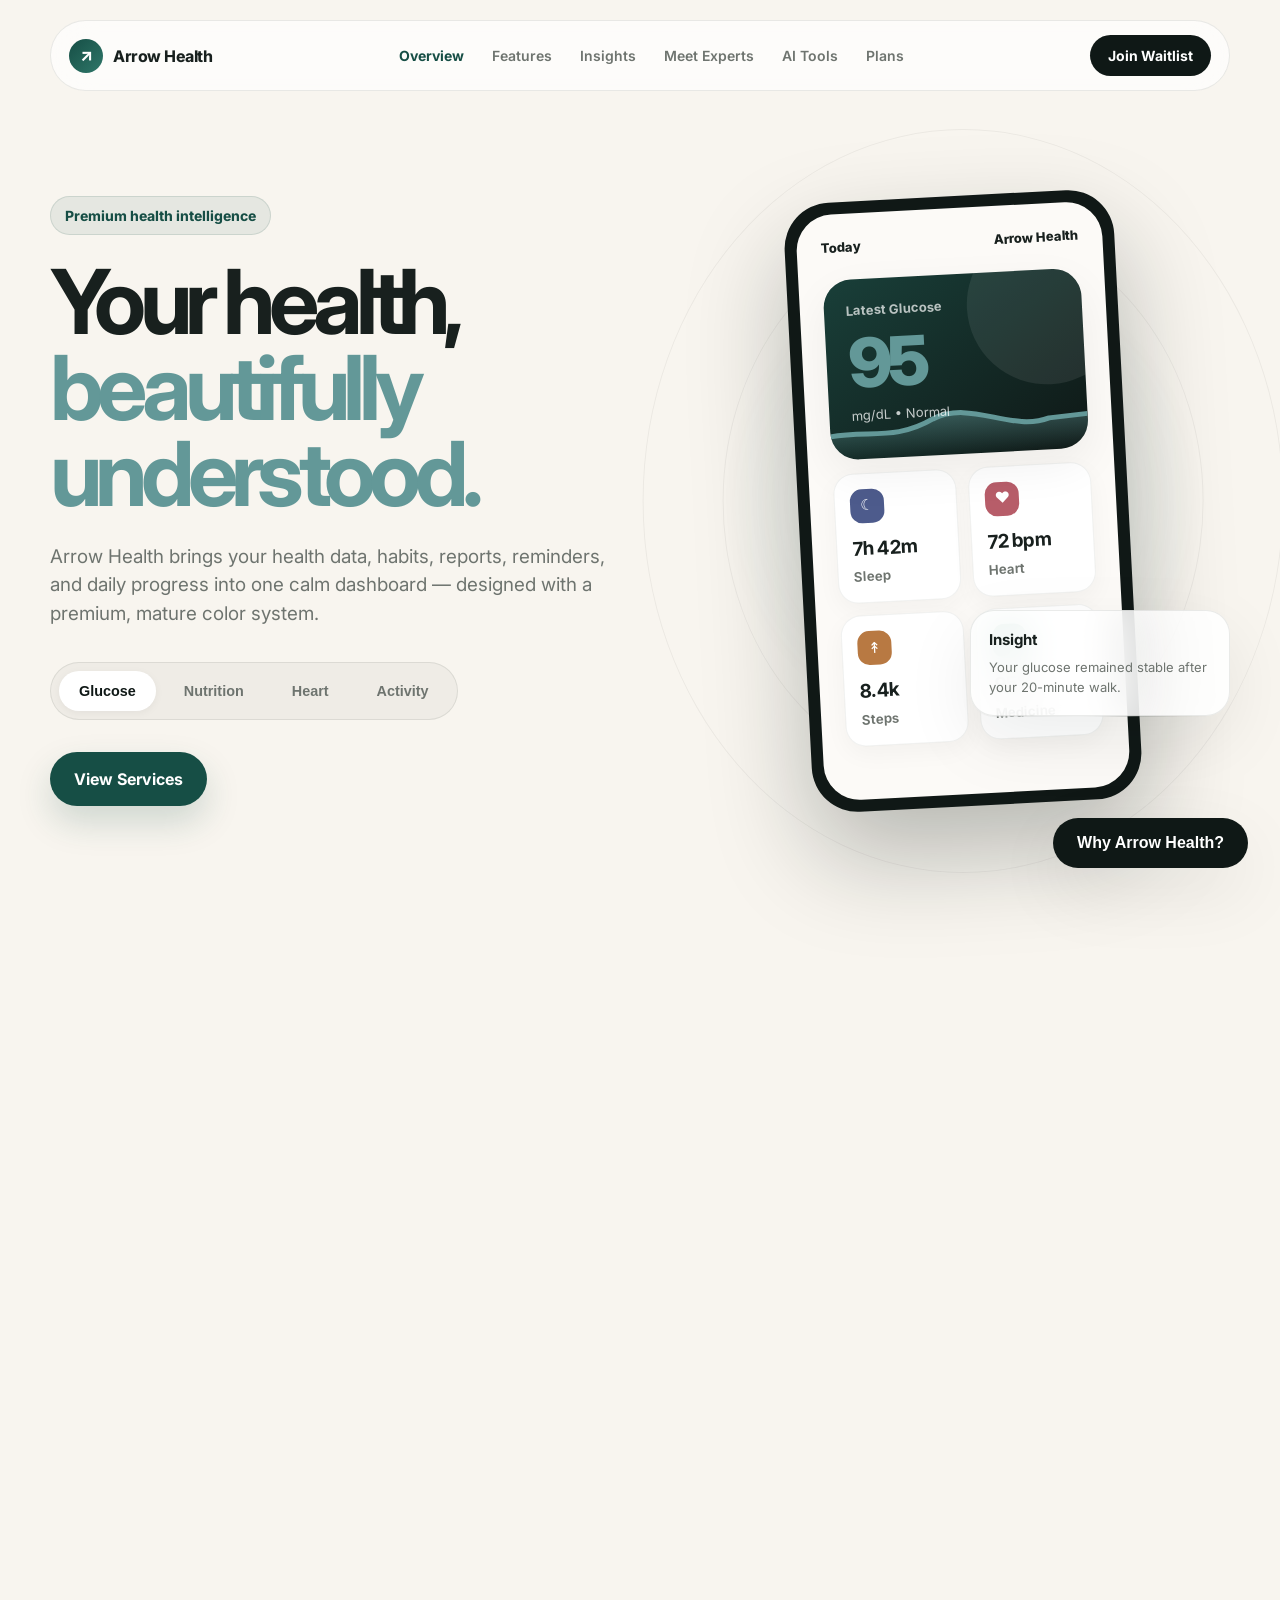
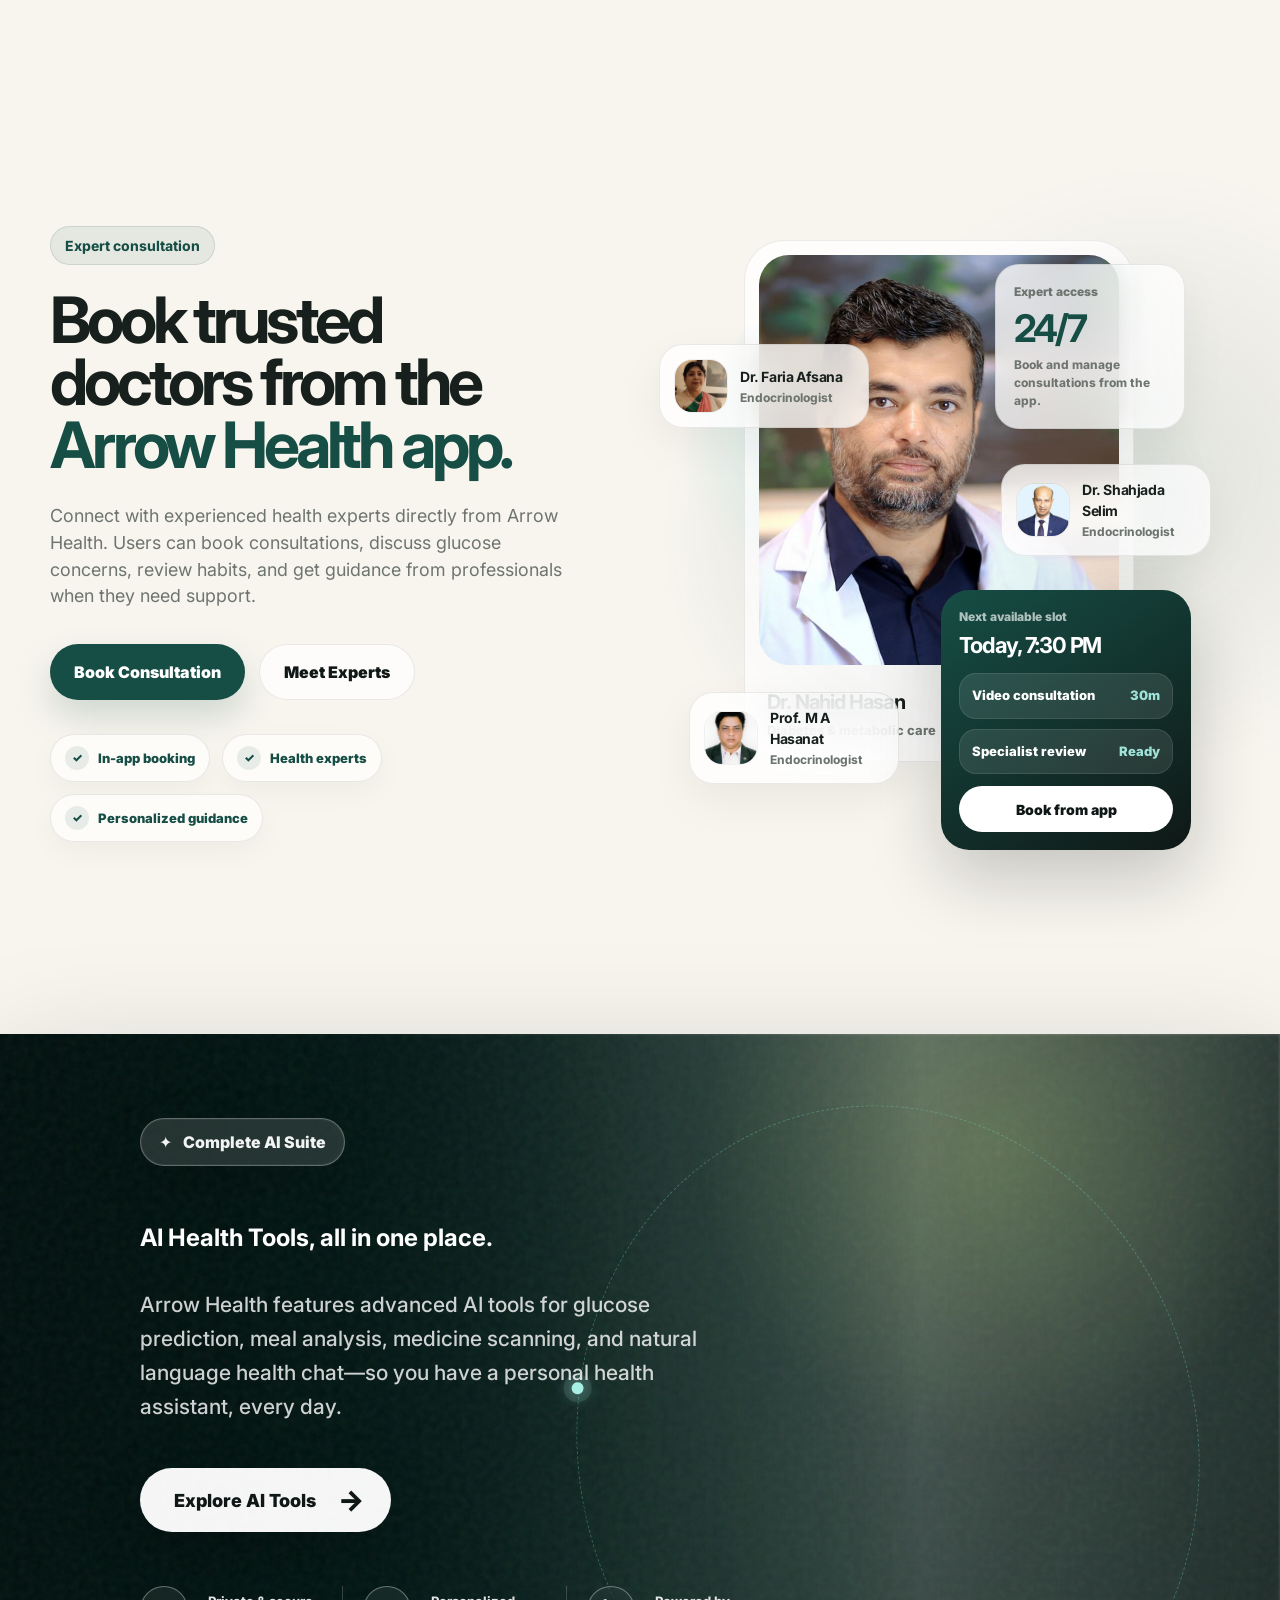
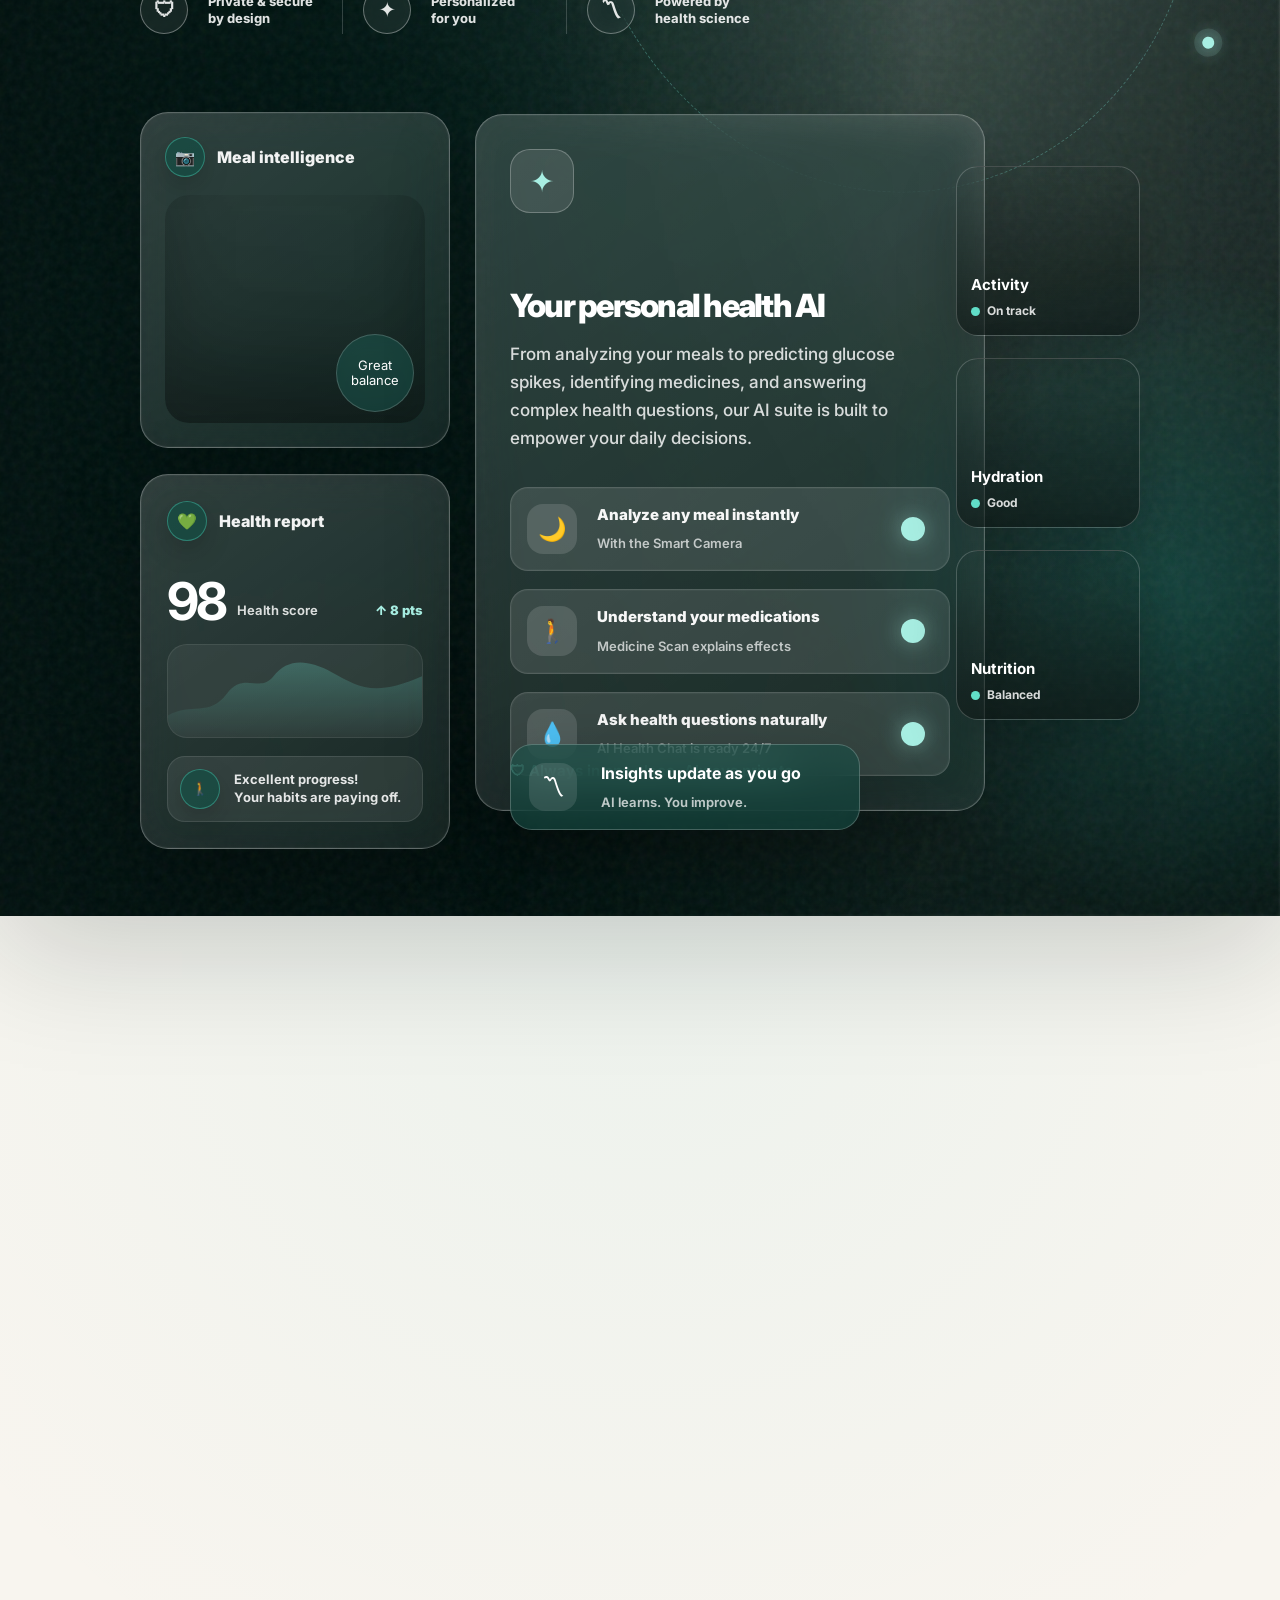
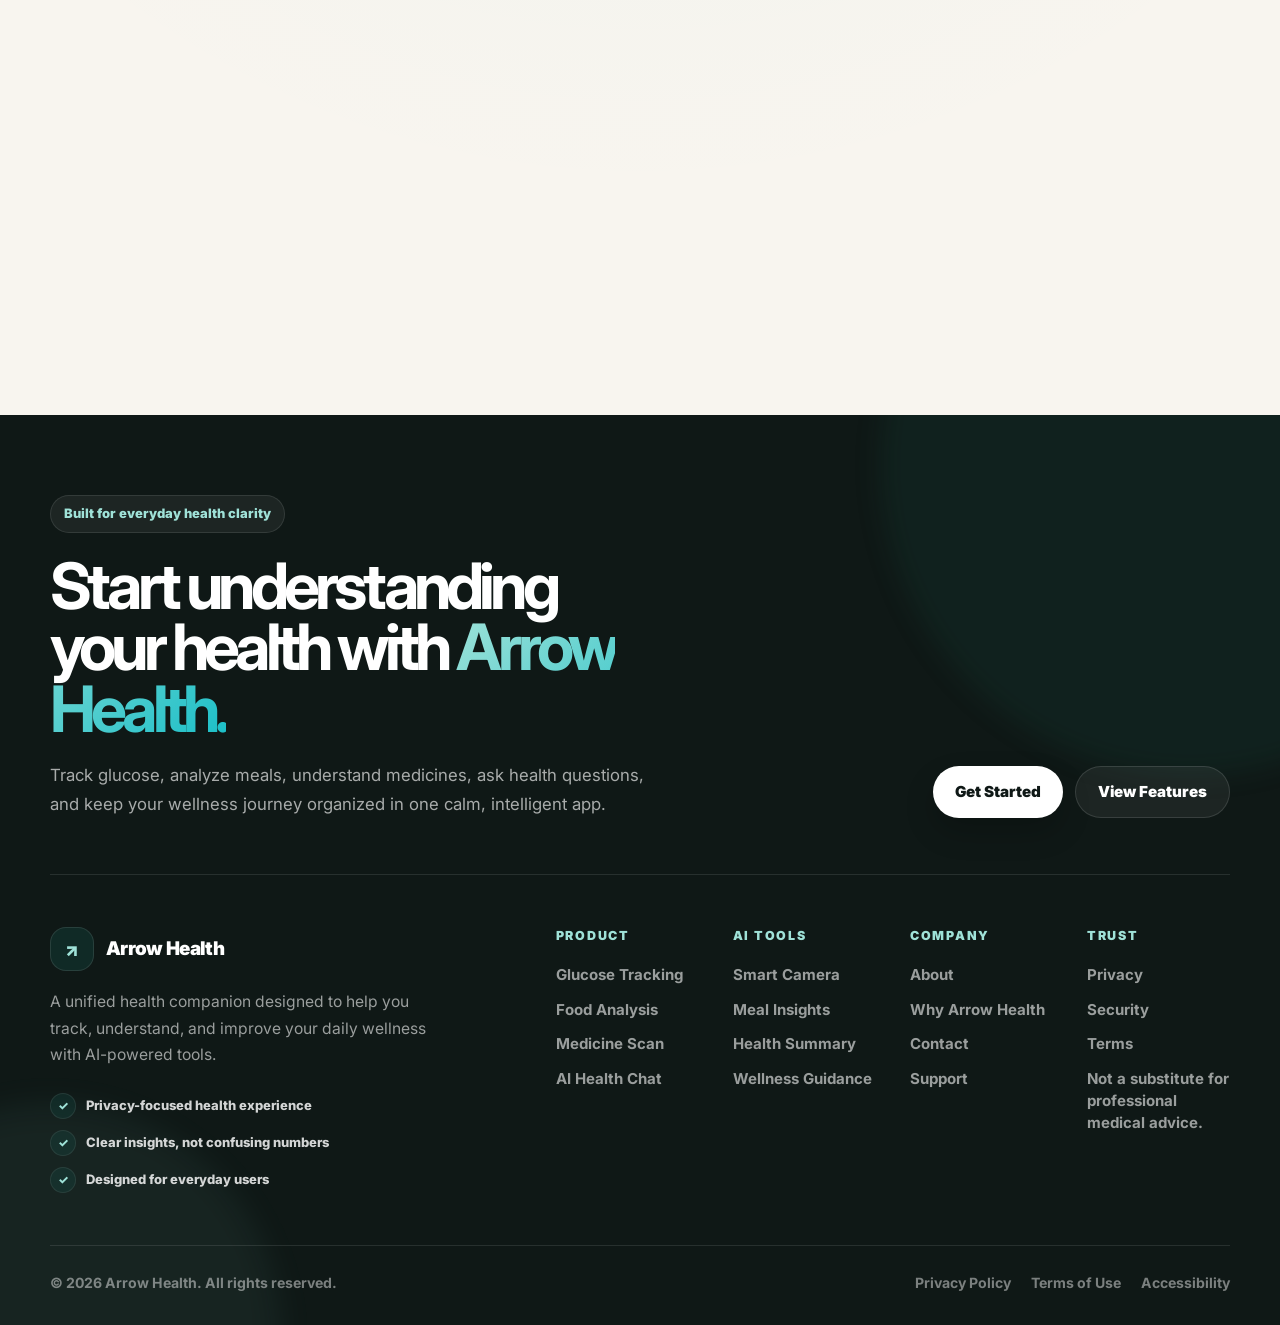
<file: index.html>
<!DOCTYPE html>
<html lang="en">

<head>
  <meta charset="UTF-8" />
  <meta name="viewport" content="width=device-width, initial-scale=1.0" />
  <!-- Hide page immediately if coming via a modal hash, prevents hero flash -->
  <script>
    (function() {
      var modalHashes = ['#about','#why','#support','#contact','#privacy'];
      if (modalHashes.indexOf(window.location.hash) !== -1) {
        document.documentElement.style.visibility = 'hidden';
      }
    })();
  </script>
  <title>Arrow Health | Premium Health Intelligence</title>
  <meta name="description"
    content="Arrow Health brings your health data, habits, reports, and daily progress into one simple dashboard - helping you understand your body and make smarter health decisions.">
  <link rel="stylesheet" href="style.css?v=6">
  <link rel="preconnect" href="https://fonts.googleapis.com">
  <link rel="preconnect" href="https://fonts.gstatic.com" crossorigin>
  <link href="https://fonts.googleapis.com/css2?family=Inter:wght@300;400;500;600;700;800&display=swap"
    rel="stylesheet">
  <style>
    /* ════════════════════════════════════════════════════
       MOBILE RESPONSIVE — index.html
       Desktop/laptop layout completely untouched in style.css.
       These rules only apply at ≤768px and ≤480px.
    ════════════════════════════════════════════════════ */

    /* Hamburger button and mobile nav panel — hidden on desktop */
    .mobile-menu-btn { display: none; }
    .mobile-nav-panel { display: none; }

    /* ─────────────────────────────────────────────────────────
       MOBILE ELEMENT SCROLL-REVEAL  (mob-reveal / mob-visible)
       One-shot — fires once per element, never un-animates.
       Works alongside the existing section-level scroll-reveal
       in script.js without conflicting.
    ───────────────────────────────────────────────────────── */
    @media (max-width: 768px) {
      .mob-reveal {
        opacity: 0;
        transform: translateY(28px);
        transition: opacity 0.55s ease, transform 0.6s cubic-bezier(0.22, 1, 0.36, 1);
      }
      .mob-reveal.mob-visible {
        opacity: 1;
        transform: translateY(0);
      }
      /* Stagger delays for sibling cards */
      .mob-delay-1 { transition-delay: 0.10s; }
      .mob-delay-2 { transition-delay: 0.20s; }
      .mob-delay-3 { transition-delay: 0.30s; }
      .mob-delay-4 { transition-delay: 0.40s; }
    }

    /* ─────────────────────────────────────────────────────────
       SCROLL-REVEAL KILL — AI GUIDANCE + CONSULTATION SECTIONS
       script.js adds .scroll-reveal to every <section> and toggles
       .is-visible at 15% intersection threshold → section oscillates
       between opacity:0 / translateY(±40px) and opacity:1 / none.
       That causes the "beep beep" flicker AND card shaking.
       Force permanent visibility on these two sections globally
       (applies on both desktop and mobile).
    ───────────────────────────────────────────────────────── */
    #wellness-guidance.scroll-reveal,
    #wellness-guidance.scroll-reveal.from-bottom,
    #wellness-guidance.scroll-reveal.from-top,
    #wellness-guidance .scroll-reveal,
    #wellness-guidance .scroll-reveal.from-bottom,
    #wellness-guidance .scroll-reveal.from-top {
      opacity: 1 !important;
      transform: none !important;
      transition: none !important;
      animation-play-state: running !important;
    }
    #wellness-guidance.scroll-reveal.is-visible,
    #wellness-guidance .scroll-reveal.is-visible {
      opacity: 1 !important;
      transform: none !important;
    }

    /* Same fix for the consultation section — floatSoft on doctor cards
       combined with scroll-reveal also causes shaking */
    #consultation.scroll-reveal,
    #consultation.scroll-reveal.from-bottom,
    #consultation.scroll-reveal.from-top,
    #consultation .scroll-reveal,
    #consultation .scroll-reveal.from-bottom,
    #consultation .scroll-reveal.from-top {
      opacity: 1 !important;
      transform: none !important;
      transition: none !important;
    }
    #consultation.scroll-reveal.is-visible,
    #consultation .scroll-reveal.is-visible {
      opacity: 1 !important;
      transform: none !important;
    }

    /* Also kill it for the pricing section to prevent same issue there */
    #premium.scroll-reveal,
    #premium.scroll-reveal.from-bottom,
    #premium.scroll-reveal.from-top {
      opacity: 1 !important;
      transform: none !important;
      transition: none !important;
    }
    #premium.scroll-reveal.is-visible { opacity: 1 !important; transform: none !important; }

    /* Chart draw animation — defined here so it's guaranteed available on mobile */
    @keyframes chartDrawMobile {
      0%        { stroke-dashoffset: 340; opacity: 0.4; }
      20%       { opacity: 1; }
      45%, 60%  { stroke-dashoffset: 0; opacity: 1; }
      85%       { opacity: 0.6; }
      100%      { stroke-dashoffset: 340; opacity: 0.4; }
    }

    @media (max-width: 768px) {
       /* ── Global overflow fix ──
          overflow-x: hidden on .page alone doesn't prevent mobile browsers
          from creating extra scroll area from elements bleeding past the edge.
          Setting it on html+body is the only reliable fix. */
       html, body {
         overflow-x: hidden !important;
         max-width: 100% !important;
       }

       /* ── Nav ── */
       .nav {
         padding: 14px 16px;
         height: 68px;
         box-sizing: border-box;
         display: flex;
         align-items: center;
         justify-content: space-between;
         position: fixed;
         inset: 0 0 auto;
         z-index: 100;
         background: rgba(248, 245, 239, 0.92);
         backdrop-filter: blur(20px);
         -webkit-backdrop-filter: blur(20px);
         border-bottom: 1px solid var(--border-soft);
       }
       .logo { font-size: 17px; font-weight: 800; display: flex; align-items: center; gap: 8px; }
       .logo-mark { width: 32px; height: 32px; border-radius: 10px; display: grid; place-items: center; }

       /* Hide desktop nav links and CTA button — replaced by hamburger */
       .nav-links { display: none !important; }
       .nav-button { display: none !important; }

       /* Hamburger button */
       .mobile-menu-btn {
         display: flex;
         align-items: center;
         justify-content: center;
         width: 38px;
         height: 38px;
         background: none;
         border: 1px solid var(--border-soft);
         border-radius: 10px;
         font-size: 20px;
         cursor: pointer;
         color: var(--text-main);
         line-height: 1;
         flex-shrink: 0;
       }

       /* Slide-down mobile nav panel */
       .mobile-nav-panel {
         display: flex !important;
         position: fixed;
         top: 68px;
         left: 0;
         right: 0;
         z-index: 99;
         background: rgba(248, 245, 239, 0.97);
         backdrop-filter: blur(24px);
         -webkit-backdrop-filter: blur(24px);
         border-bottom: 1px solid var(--border-soft);
         padding: 8px 18px 20px;
         transform: translateY(-130%);
         transition: transform 0.32s cubic-bezier(0.16, 1, 0.3, 1);
         flex-direction: column;
         gap: 2px;
       }
       .mobile-nav-panel.is-open {
         transform: translateY(0);
       }
       .mobile-nav-panel a {
         display: block;
         padding: 13px 6px;
         font-size: 16px;
         font-weight: 600;
         color: var(--text-main);
         border-bottom: 1px solid var(--border-soft);
         letter-spacing: -0.01em;
       }
       .mobile-nav-panel a:last-child {
         border-bottom: none;
       }
       .mobile-nav-panel .mobile-nav-cta {
         margin-top: 14px;
         display: block;
         text-align: center;
         background: var(--brand-primary);
         color: #fff !important;
         border-radius: 14px;
         padding: 14px !important;
         font-size: 15px !important;
         border-bottom: none !important;
       }

       /* ── Hero ── */
       /* Desktop hero is display:grid (2 columns) — must override to flex */
       .hero {
         display: flex !important;
         flex-direction: column !important;
         align-items: center !important;
         width: 100% !important;
         min-height: auto !important;
         padding: 96px 18px 48px !important;
         gap: 36px !important;
         margin: 0 !important;
       }
       .hero-copy {
         max-width: 100% !important;
         text-align: center !important;
         padding: 0 !important;
       }
       .hero-copy h1 {
         font-size: clamp(32px, 9vw, 52px) !important;
         line-height: 1.05 !important;
         letter-spacing: -0.055em !important;
         margin-bottom: 16px !important;
       }
       .hero-copy p {
         font-size: 15px !important;
         line-height: 1.6 !important;
         margin: 0 auto 24px !important;
         max-width: 100% !important;
       }

       /* Service toggles pill */
       .service-toggles {
         display: flex !important;
         flex-wrap: nowrap !important;
         background: rgba(24, 32, 30, 0.05) !important;
         padding: 4px !important;
         border-radius: 9999px !important;
         border: 1px solid var(--border-soft) !important;
         width: 100% !important;
         max-width: 320px !important;
         margin: 0 auto 24px !important;
         justify-content: space-between !important;
         align-items: center !important;
       }
       .service-toggle {
         flex: 1 !important;
         padding: 8px 4px !important;
         font-size: 12px !important;
         border-radius: 9999px !important;
         white-space: nowrap !important;
         background: transparent !important;
         color: var(--text-muted) !important;
         border: none !important;
         position: relative !important;
         text-align: center !important;
         font-weight: 600 !important;
       }
       .service-toggle.active {
         background: var(--surface) !important;
         color: var(--brand-dark) !important;
         box-shadow: 0 2px 8px rgba(0, 0, 0, 0.05) !important;
       }
       .service-toggle:not(:last-child)::after {
         content: "" !important;
         position: absolute !important;
         right: 0 !important;
         top: 25% !important;
         height: 50% !important;
         width: 1px !important;
         background-color: rgba(24, 32, 30, 0.12) !important;
       }
       .service-toggle.active::after,
       .service-toggle.active + .service-toggle::after {
         opacity: 0 !important;
       }

       .hero-actions {
         display: flex !important;
         justify-content: center !important;
       }
       .hero-actions .button-primary {
         width: 100% !important;
         max-width: 300px !important;
         justify-content: center !important;
       }

       /* Kill GPU-heavy decorative animations */
       .bg-circle, .glow, .ambient-ring, .floating-orb, .visual-glow, .story-pulse {
         display: none !important;
       }

       /* Hero visual — override desktop grid to flex column */
       .hero-visual {
         display: flex !important;
         flex-direction: column !important;
         align-items: center !important;
         position: relative !important;
         width: 100% !important;
         max-width: 340px !important;
         min-height: auto !important;
         margin: 0 auto !important;
       }

       /* Phone mockup — scale down slightly for small screens */
       .phone {
         width: 300px !important;
         min-height: auto !important;
         border-radius: 40px !important;
       }
       .phone-screen {
         height: auto !important;
         min-height: 520px !important;
         border-radius: 32px !important;
         padding: 20px !important;
       }

       /* Score number is 68px on desktop — fine in phone, leave as-is */

       /* Floating insight — pull out of absolute, flow below phone */
       .floating-insight {
         position: static !important;
         width: 100% !important;
         max-width: 300px !important;
         margin-top: 14px !important;
         transform: none !important;
         backdrop-filter: none !important;
         -webkit-backdrop-filter: none !important;
       }

       /* ── Bento & Feature Carousel ── */
       .bento-section { padding: 48px 18px; }
       .bento-header h2 { font-size: clamp(26px, 7.5vw, 38px); text-align: center; }
       .bento-header p { font-size: 15px; text-align: center; }
       .feature-carousel-container { margin-top: 24px; padding-bottom: 12px !important; }

       /* Carousel nav — centered pill pair on mobile */
       .carousel-nav {
         display: flex !important;
         flex-direction: row !important;
         justify-content: center !important;
         align-items: center !important;
         padding: 0 !important;
         margin-top: 20px !important;
         gap: 12px !important;
       }
       .carousel-nav-btn {
         width: 52px !important;
         height: 52px !important;
         border-radius: 16px !important;
         background: var(--brand-primary) !important;
         border: none !important;
         color: #fff !important;
         box-shadow: 0 4px 16px rgba(22, 78, 69, 0.25) !important;
         backdrop-filter: none !important;
         display: flex !important;
         align-items: center !important;
         justify-content: center !important;
       }
       .carousel-nav-btn:disabled {
         background: rgba(24, 32, 30, 0.08) !important;
         color: rgba(24, 32, 30, 0.3) !important;
         box-shadow: none !important;
       }
       .carousel-nav-btn svg {
         width: 20px !important;
         height: 20px !important;
         stroke-width: 2.5 !important;
       }
       .carousel-track {
         padding: 8px 18px 24px;
         margin: 0 -18px;
         gap: 16px;
         scroll-snap-type: none !important;
         scroll-behavior: auto !important;
       }
       .feature-card {
         flex: 0 0 300px !important;
         width: 300px !important;
         max-width: 300px !important;
         height: 360px !important;
         min-height: 360px !important;
         border-radius: 24px !important;
       }
       .feature-card.expanded {
         flex: 0 0 300px !important;
         width: 300px !important;
         max-width: 300px !important;
       }
       /* Stronger gradient so heading is legible over the photo */
       .feature-card .card-gradient {
         background: linear-gradient(
           to top,
           rgba(10, 15, 13, 0.92) 0%,
           rgba(10, 15, 13, 0.55) 45%,
           rgba(10, 15, 13, 0.0) 100%
         ) !important;
       }

       /* Content sits at the bottom of the card */
       .card-content-left {
         display: flex !important;
         flex-direction: column !important;
         justify-content: flex-end !important;
         padding: 20px 20px 24px !important;
         width: 100% !important;
         height: 100% !important;
         position: absolute !important;
         inset: 0 !important;
       }
       .card-content-left h3 {
         font-size: 22px !important;
         line-height: 1.2 !important;
         letter-spacing: -0.03em !important;
         color: #fff !important;
         margin-bottom: 16px !important;
       }
       /* Hide description — too small to read on mobile */
       .feature-desc {
         display: none !important;
       }
       /* Style Learn More as a proper pill button */
       .feature-learn-more {
         display: inline-block !important;
         background: rgba(255, 255, 255, 0.15) !important;
         border: 1px solid rgba(255, 255, 255, 0.35) !important;
         backdrop-filter: blur(8px) !important;
         color: #fff !important;
         font-size: 14px !important;
         font-weight: 600 !important;
         padding: 10px 20px !important;
         border-radius: 999px !important;
         letter-spacing: 0.01em !important;
         width: fit-content !important;
       }
       .card-content-right {
         display: none !important;
       }

       /* ── Features Section ── */
       /* The entire feat-section CSS (backgrounds, card styles, @keyframes riseIn)
          lives inside a min-width media block in style.css and does NOT apply on
          mobile. We must redeclare everything here. */
       .feat-section {
         padding: 52px 18px !important;
         /* background-attachment:fixed breaks on iOS — use scroll + explicit bg */
         background:
           linear-gradient(135deg, rgba(255,255,255,0.45), rgba(248,245,239,0.52)),
           url("appimages/feature_image.png") center / cover scroll !important;
         position: relative !important;
       }

       /* Section inner: 2-column grid → single column */
       #features .section-inner {
         display: flex !important;
         flex-direction: column !important;
         gap: 32px !important;
         position: relative !important;
         z-index: 2 !important;
       }
       #features .kicker {
         display: inline-flex !important;
         align-items: center !important;
         gap: 8px !important;
         font-size: 12px !important;
         font-weight: 700 !important;
         letter-spacing: 0.08em !important;
         text-transform: uppercase !important;
         color: var(--brand-primary) !important;
         margin-bottom: 16px !important;
       }
       #features .feat-intro h2 {
         font-size: clamp(26px, 7.5vw, 36px) !important;
         letter-spacing: -0.04em !important;
         margin-bottom: 14px !important;
       }
       #features .feat-intro p.lead { font-size: 15px !important; }

       /* Mini proof cards */
       #features .mini-proof {
         display: grid !important;
         grid-template-columns: 1fr 1fr 1fr !important;
         gap: 10px !important;
         max-width: 100% !important;
         margin-top: 20px !important;
       }
       #features .proof-card {
         padding: 14px 10px !important;
         border-radius: 16px !important;
         background: rgba(255,255,255,0.68) !important;
         border: 1px solid var(--border-soft) !important;
       }
       #features .proof-card strong {
         display: block !important;
         font-size: 20px !important;
         font-weight: 800 !important;
         margin-bottom: 4px !important;
       }
       #features .proof-card span { font-size: 11px !important; color: var(--text-muted) !important; }

       /* Hide story collage */
       .story-collage { display: none !important; }

       /* Feat grid — horizontal scroll carousel */
       .feat-grid {
         display: flex !important;
         overflow-x: auto !important;
         scroll-snap-type: none !important;
         scroll-behavior: auto !important;
         gap: 16px !important;
         /* Don't use negative margin — it fights with overflow-x and drops left padding.
            Use explicit padding-inline instead so the first card has proper breathing room. */
         padding-top: 8px !important;
         padding-bottom: 24px !important;
         padding-left: 0 !important;
         padding-right: 18px !important;
         margin: 0 !important;
         scrollbar-width: none !important;
         -webkit-overflow-scrolling: touch !important;
       }
       .feat-grid::-webkit-scrollbar { display: none; }

       /* Cards: redeclare all styles since they don't exist on mobile */
       .feat-card {
         flex: 0 0 270px !important;
         width: 270px !important;
         min-height: 220px !important;
         scroll-snap-align: start !important;
         box-sizing: border-box !important;
         padding: 22px !important;
         border-radius: 24px !important;
         background: rgba(255, 255, 255, 0.82) !important;
         border: 1px solid var(--border-soft) !important;
         box-shadow: 0 8px 28px rgba(15,24,22,0.07) !important;
         position: relative !important;
         overflow: hidden !important;
         /* Kill the riseIn animation — @keyframes riseIn doesn't exist on mobile
            causing fill-mode:both to freeze cards at opacity:0 */
         animation: none !important;
         opacity: 1 !important;
         transform: none !important;
       }
       .feat-card.highlight {
         min-height: 280px !important;
         color: #fff !important;
         background:
           radial-gradient(circle at 80% 12%, rgba(99,152,152,0.34), transparent 30%),
           linear-gradient(145deg, var(--brand-dark), var(--brand-primary)) !important;
         border-color: rgba(255,255,255,0.12) !important;
       }
       .feat-card.wide-card {
         flex: 0 0 280px !important;
         width: 280px !important;
       }
       .feat-icon {
         display: flex !important;
         align-items: center !important;
         justify-content: center !important;
         width: 48px !important;
         height: 48px !important;
         border-radius: 14px !important;
         background: rgba(22,78,69,0.07) !important;
         border: 1px solid rgba(22,78,69,0.1) !important;
         font-size: 20px !important;
         margin-bottom: 14px !important;
       }
       .highlight .feat-icon {
         background: rgba(255,255,255,0.14) !important;
         border-color: rgba(255,255,255,0.16) !important;
       }
       .feat-card h3 {
         font-size: 17px !important;
         font-weight: 700 !important;
         letter-spacing: -0.02em !important;
         margin-bottom: 10px !important;
       }
       .feat-card p {
         font-size: 13px !important;
         line-height: 1.55 !important;
         color: var(--text-muted) !important;
       }
       .feat-card.highlight p { color: rgba(255,255,255,0.75) !important; }

       /* Connected line inside highlight card — un-anchor from absolute */
       #features .connected-line {
         position: relative !important;
         inset: auto !important;
         margin-top: 16px !important;
       }
       /* Sparkline SVG — fix fill showing as black blob */
       .card-sparkline svg { overflow: visible !important; }
       .spark-path {
         fill: none !important;
         stroke: var(--brand-primary) !important;
         stroke-width: 2 !important;
       }

       /* ── AI Guidance Section ── */
       /* Re-declare background with lighter overlay so forest image is visible on mobile;
          kill the ::before / ::after dark gradient layers that bury the image at narrow widths */
       .ai-guidance-wellness-guidance-hero {
         padding: 52px 18px 52px !important;
         min-height: auto !important;
         border-radius: 0 !important;
         background:
           linear-gradient(180deg, rgba(2,20,18,0.80) 0%, rgba(5,26,22,0.68) 50%, rgba(4,20,17,0.80) 100%),
           url("https://images.unsplash.com/photo-1498837167922-ddd27525d352?auto=format&fit=crop&w=2600&q=88") center / cover scroll !important;
       }
       .ai-guidance-wellness-guidance-hero::before,
       .ai-guidance-wellness-guidance-hero::after {
         display: none !important;
       }
       .ai-guidance-orbit-line { display: none !important; }
       .ai-guidance-grain { display: none !important; }

       /* Section inner: desktop is display:grid — override to flex column */
       .ai-guidance-section-inner {
         display: flex !important;
         flex-direction: column !important;
         min-height: auto !important;
         width: 100% !important;
         padding: 0 !important;
         gap: 36px !important;
       }

       /* Copy side — force all text white + add dark scrim for legibility */
       .ai-guidance-copy-side {
         max-width: 100% !important;
         padding-top: 0 !important;
         /* Dark scrim so text is readable regardless of image crop */
         background: rgba(2, 18, 15, 0.52) !important;
         border-radius: 20px !important;
         padding: 24px 20px !important;
         color: #fff !important;
       }
       /* Force white on every text element — body color in injected AI CSS can bleed in */
       .ai-guidance-wellness-guidance-hero,
       .ai-guidance-copy-side,
       .ai-guidance-copy-side h1,
       .ai-guidance-copy-side p,
       .ai-guidance-copy-side span,
       .ai-guidance-eyebrow,
       .ai-guidance-hero-copy,
       .ai-guidance-trust-item,
       .ai-guidance-trust-item span { color: #fff !important; }

       .ai-guidance-eyebrow {
         margin-bottom: 20px !important;
         font-size: 13px !important;
         padding: 9px 14px !important;
         animation: none !important;
         display: inline-flex !important;
       }
       .ai-guidance-eyebrow-icon {
         width: 26px !important; height: 26px !important; font-size: 13px !important;
       }
       .ai-guidance-copy-side h1 {
         font-size: clamp(26px, 7.5vw, 36px) !important;
         margin: 0 0 14px !important;
         animation: none !important;
         font-family: Georgia, "Times New Roman", serif !important;
       }
       .ai-guidance-hero-copy {
         font-size: 14px !important;
         max-width: 100% !important;
         margin: 0 0 22px !important;
         animation: none !important;
         line-height: 1.6 !important;
         color: rgba(255,255,255,0.88) !important;
       }
       .ai-guidance-hero-btn {
         min-height: 52px !important;
         font-size: 15px !important;
         gap: 14px !important;
         padding: 14px 22px 14px 26px !important;
         animation: none !important;
         display: inline-flex !important;
       }
       .ai-guidance-trust-row {
         display: flex !important;
         flex-wrap: wrap !important;
         gap: 10px !important;
         margin-top: 22px !important;
         max-width: 100% !important;
         animation: none !important;
       }
       .ai-guidance-trust-item {
         display: flex !important;
         align-items: center !important;
         gap: 10px !important;
         border-right: none !important;
         padding: 10px 14px !important;
         font-size: 12px !important;
         color: rgba(255,255,255,0.90) !important;
         /* Card boundary */
         background: rgba(255,255,255,0.10) !important;
         border: 1px solid rgba(255,255,255,0.22) !important;
         border-radius: 14px !important;
         box-shadow: 0 4px 14px rgba(0,0,0,0.14) !important;
         flex: 1 1 calc(50% - 5px) !important;
       }
       .ai-guidance-trust-icon {
         width: 34px !important; height: 34px !important; font-size: 16px !important;
         flex-shrink: 0 !important;
       }

       /* Visual side: stack all cards vertically */
       .ai-guidance-visual-side {
         display: flex !important;
         flex-direction: column !important;
         position: relative !important;
         gap: 14px !important;
         min-height: auto !important;
         width: 100% !important;
       }

       /* Un-anchor all absolutely positioned glass cards + re-declare glass styling.
          NO backdrop-filter on mobile — it's GPU-heavy and causes white flash during scroll. */
       .ai-guidance-glass-card,
       .ai-guidance-meal-card,
       .ai-guidance-report-card,
       .ai-guidance-main-guidance-card {
         position: relative !important;
         inset: auto !important;
         left: auto !important; right: auto !important;
         top: auto !important; bottom: auto !important;
         transform: none !important;
         width: 100% !important;
         max-width: 100% !important;
         min-height: auto !important;
         padding: 20px !important;
         border-radius: 22px !important;
         animation: none !important;
         box-sizing: border-box !important;
         background: rgba(18, 54, 46, 0.72) !important;
         border: 1px solid rgba(255,255,255,0.20) !important;
         backdrop-filter: none !important;
         -webkit-backdrop-filter: none !important;
         box-shadow: 0 12px 40px rgba(0,0,0,0.30) !important;
       }
       /* Bottom toast */
       .ai-guidance-bottom-toast {
         position: relative !important;
         inset: auto !important;
         transform: none !important;
         width: 100% !important;
         max-width: 100% !important;
         padding: 16px 18px !important;
         border-radius: 20px !important;
         animation: none !important;
         box-sizing: border-box !important;
         background: rgba(14, 56, 48, 0.82) !important;
         border: 1px solid rgba(255,255,255,0.22) !important;
         backdrop-filter: none !important;
         -webkit-backdrop-filter: none !important;
       }

       /* Meal card food photo — explicit background so image loads on mobile */
       .ai-guidance-meal-photo {
         height: 180px !important;
         margin-top: 14px !important;
         border-radius: 16px !important;
         background:
           linear-gradient(180deg, rgba(15,24,22,0.04), rgba(15,24,22,0.24)),
           url("https://images.unsplash.com/photo-1546069901-ba9599a7e63c?auto=format&fit=crop&w=1000&q=90") center / cover !important;
         position: relative !important;
         overflow: hidden !important;
       }
       /* Hide "Great balance" pill on mobile — not needed in stacked layout */
       .ai-guidance-balance-pill { display: none !important; }

       /* Report card */
       .ai-guidance-score-row { margin: 16px 0 12px !important; }
       .ai-guidance-score-number { font-size: 44px !important; }
       .ai-guidance-mini-chart { height: 80px !important; margin-bottom: 14px !important; }
       /* SVG fill path renders as dark blob on mobile — hide it, show only the animated stroke */
       .ai-guidance-mini-chart svg path:not(.ai-guidance-chart-path) {
         display: none !important;
         fill: none !important;
       }
       /* Chart stroke animation — uses chartDrawMobile defined above the media query */
       .ai-guidance-chart-path {
         stroke: #6EE7D5 !important;
         stroke-width: 4 !important;
         stroke-linecap: round !important;
         stroke-dasharray: 340 !important;
         stroke-dashoffset: 340;    /* no !important — animation overrides this value */
         animation: chartDrawMobile 3.5s ease-in-out infinite !important;
         fill: none !important;
       }

       /* Force white text inside glass cards */
       .ai-guidance-card-title,
       .ai-guidance-card-title span,
       .ai-guidance-score-number,
       .ai-guidance-score-label,
       .ai-guidance-score-up,
       .ai-guidance-progress-note,
       .ai-guidance-progress-note span,
       .ai-guidance-progress-note strong,
       .ai-guidance-suggestion-row,
       .ai-guidance-suggestion-row strong,
       .ai-guidance-suggestion-row span,
       .ai-guidance-main-guidance-card h2,
       .ai-guidance-main-guidance-card p,
       .ai-guidance-private-note,
       .ai-guidance-mini-image-content,
       .ai-guidance-mini-image-content strong,
       .ai-guidance-bottom-toast strong,
       .ai-guidance-bottom-toast span { color: #fff !important; }

       /* Main guidance card */
       .ai-guidance-guidance-icon-main {
         margin-bottom: 14px !important;
         width: 44px !important; height: 44px !important;
         font-size: 20px !important; border-radius: 12px !important;
       }
       .ai-guidance-main-guidance-card h2 { font-size: 20px !important; }
       .ai-guidance-main-guidance-card p { font-size: 14px !important; }
       .ai-guidance-suggestion-list { margin-top: 14px !important; gap: 10px !important; display: flex !important; flex-direction: column !important; }
       .ai-guidance-suggestion-row {
         display: grid !important;
         grid-template-columns: 40px 1fr auto !important;
         align-items: center !important;
         padding: 12px 14px !important;
         gap: 12px !important;
         border-radius: 14px !important;
         animation: none !important;
         /* Strong card appearance */
         background: rgba(255,255,255,0.14) !important;
         border: 1px solid rgba(255,255,255,0.28) !important;
         box-shadow: 0 4px 16px rgba(0,0,0,0.12) !important;
       }
       .ai-guidance-suggestion-icon {
         width: 38px !important; height: 38px !important;
         font-size: 18px !important;
         border-radius: 10px !important;
         display: grid !important;
         place-items: center !important;
         background: rgba(255,255,255,0.18) !important;
         border: 1px solid rgba(255,255,255,0.30) !important;
       }
       .ai-guidance-suggestion-row strong { font-size: 13px !important; display: block !important; }
       .ai-guidance-suggestion-row span { font-size: 11px !important; color: rgba(255,255,255,0.72) !important; }
       .ai-guidance-status-ring { width: 10px !important; height: 10px !important; border-radius: 50% !important; background: #6EE7D5 !important; flex-shrink: 0 !important; }

       /* Side stack — 3 mini photo cards in a horizontal row */
       .ai-guidance-side-stack {
         position: relative !important;
         inset: auto !important;
         left: auto !important; right: auto !important; top: auto !important;
         display: flex !important;
         flex-direction: row !important;
         gap: 10px !important;
         width: 100% !important;
         animation: none !important;
       }
       .ai-guidance-mini-image-card {
         flex: 1 !important;
         min-height: 130px !important;
         border-radius: 16px !important;
         animation: none !important;
         /* Explicit background so images load on mobile */
         background:
           linear-gradient(180deg, rgba(15,24,22,0.05), rgba(15,24,22,0.68)),
           url("https://images.unsplash.com/photo-1551698618-1dfe5d97d256?auto=format&fit=crop&w=800&q=88") center / cover !important;
       }
       .ai-guidance-mini-image-card:nth-child(2) {
         background:
           linear-gradient(180deg, rgba(15,24,22,0.05), rgba(15,24,22,0.68)),
           url("https://images.unsplash.com/photo-1502741338009-cac2772e18bc?auto=format&fit=crop&w=800&q=88") center / cover !important;
       }
       /* Hide 3rd card (Nutrition) on mobile — show only Activity + Hydration */
       .ai-guidance-mini-image-card:nth-child(3) {
         display: none !important;
       }
       .ai-guidance-mini-image-content {
         font-size: 11px !important;
       }
       .ai-guidance-mini-image-content strong { font-size: 12px !important; }

       /* Bottom toast layout (background/border already set above) */
       .ai-guidance-bottom-toast {
         display: grid !important;
         grid-template-columns: 48px 1fr !important;
         align-items: center !important;
         gap: 14px !important;
       }
       .ai-guidance-toast-icon {
         width: 44px !important; height: 44px !important; font-size: 20px !important;
       }

       /* Private note */
       .ai-guidance-private-note {
         position: relative !important;
         inset: auto !important;
         width: 100% !important;
         box-sizing: border-box !important;
         margin-top: 4px !important;
         border-radius: 14px !important;
         font-size: 13px !important;
       }

       /* ── Consultation ── */
       /* Desktop is display:grid — must override to flex */
       .consult-section {
         display: flex !important;
         flex-direction: column !important;
         padding: 52px 18px !important;
         gap: 36px !important;
         width: 100% !important;
       }
       .consult-section::before { display: none !important; }
       .consult-copy { max-width: 100% !important; text-align: center !important; }
       .consult-copy h2 {
         font-size: clamp(26px, 7.5vw, 36px) !important;
         letter-spacing: -0.05em !important;
       }
       .consult-copy p { font-size: 14px !important; max-width: 100% !important; }
       .consult-actions {
         display: flex !important;
         flex-direction: column !important;
         gap: 10px !important;
       }
       .consult-btn { width: 100% !important; justify-content: center !important; text-align: center !important; }
       /* Trust chips — 2 on top row, 1 centred below */
       .trust-strip {
         display: grid !important;
         grid-template-columns: 1fr 1fr !important;
         gap: 10px !important;
         width: 100% !important;
       }
       .trust-strip .trust-chip:nth-child(3) {
         grid-column: 1 / -1 !important;   /* span both columns */
         justify-self: center !important;
         width: fit-content !important;
       }

       /* Doctor visual — stack in column, un-anchor all cards */
       .consult-visual {
         width: 100% !important;
         min-height: auto !important;
         display: flex !important;
         flex-direction: column !important;
         align-items: stretch !important;
       }
       .doctor-showcase {
         position: relative !important;
         display: flex !important;
         flex-direction: column !important;
         gap: 14px !important;
         width: 100% !important;
         min-height: auto !important;
       }
       /* Hide floating mini cards — absolutely positioned, will overlap */
       .mini-doctor-card.card-one,
       .mini-doctor-card.card-two,
       .mini-doctor-card.card-three { display: none !important; }
       .stats-card {
         position: relative !important;
         inset: auto !important;
         width: 100% !important;
         box-sizing: border-box !important;
         border-radius: 20px !important;
       }
       .main-doctor-card {
         position: relative !important;
         inset: auto !important;
         left: auto !important;
         transform: none !important;
         width: 100% !important;
         box-sizing: border-box !important;
         border-radius: 20px !important;
       }
       .booking-card {
         position: relative !important;
         inset: auto !important;
         width: 100% !important;
         box-sizing: border-box !important;
         border-radius: 20px !important;
       }

       /* ── Pricing section ── */
       .premium-section { padding: 52px 18px 36px; }
       .premium-header h2 { font-size: clamp(26px, 7.5vw, 38px) !important; }
       .pricing-welcome-banner { font-size: 14px !important; padding: 14px 18px !important; margin-bottom: 28px !important; }
       .pricing-scroll-wrapper { margin: 0 -18px !important; padding-left: 18px !important; padding-right: 18px !important; }
       .pricing-card-h { flex: 0 0 230px !important; width: 230px !important; padding: 24px 20px 20px !important; border-radius: 22px !important; }
       .tier-price-h { font-size: 30px !important; }
       .tier-btn-h { padding: 11px 16px !important; font-size: 13px !important; }

       /* ── Footer ── */
       .arrow-footer { padding: 52px 18px 28px; }
       .footer-top { grid-template-columns: 1fr; gap: 24px; }
       .footer-cta-area { flex-direction: column; width: 100%; gap: 10px; }
       .footer-btn { width: 100%; justify-content: center; }
       .footer-main { grid-template-columns: 1fr; gap: 32px; }
       .footer-links-grid { grid-template-columns: 1fr 1fr; gap: 24px; }
       .footer-bottom-bar { flex-direction: column; align-items: flex-start; gap: 12px; }

       /* ══════════════════════════════════════════
          WHY ARROW HEALTH MODAL — mobile
          Scoped to #whyModal — desktop untouched.
       ══════════════════════════════════════════ */

       /* Header */
       #whyModal .why-modal-header {
         padding: 14px 18px;
       }

       /* Hero banner */
       #whyModal .why-hero-bg {
         min-height: auto !important;
         padding: 64px 18px 48px !important;
         margin-bottom: 36px !important;
         justify-content: center !important;
       }
       #whyModal .why-hero {
         padding: 0 !important;
         text-align: center !important;
         max-width: 100% !important;
         margin-bottom: 0 !important;
       }
       #whyModal .why-hero h1 {
         font-size: clamp(26px, 8vw, 36px) !important;
         letter-spacing: -0.05em !important;
         margin-bottom: 14px !important;
         line-height: 1.05 !important;
       }
       #whyModal .why-hero p {
         font-size: 14px !important;
         max-width: 100% !important;
       }
       /* Privacy card is abs-positioned in hero — hide on mobile */
       #whyModal .hero-privacy-card {
         display: none !important;
       }

       /* Modal content — remove padding so hero is edge-to-edge */
       #whyModal .why-modal-content {
         padding: 0 !important;
       }

       /* Why sections — single column */
       #whyModal .why-section {
         grid-template-columns: 1fr !important;
         gap: 28px !important;
         padding: 0 18px !important;
         margin-bottom: 52px !important;
         text-align: center !important;
         max-width: 100% !important;
       }
       #whyModal .why-section.reverse {
         direction: ltr !important;
       }
       #whyModal .why-eyebrow {
         font-size: 12px;
         margin-bottom: 16px;
       }

       /* Section headings — the biggest issue on mobile (48px min on desktop) */
       #whyModal .why-text h3 {
         font-size: clamp(24px, 7.5vw, 32px) !important;
         letter-spacing: -0.04em !important;
         margin-bottom: 12px !important;
         line-height: 1.1 !important;
       }
       #whyModal .why-text h3 span {
         display: inline !important;
       }
       #whyModal .why-text p {
         font-size: 14px !important;
         max-width: 100% !important;
         line-height: 1.6 !important;
       }

       /* Feature-points (step list in meal section) */
       #whyModal .feature-points {
         max-width: 100% !important;
         margin-top: 16px !important;
         gap: 10px !important;
       }
       #whyModal .point {
         font-size: 13px !important;
         padding: 10px 14px !important;
         text-align: left !important;
         border-radius: 14px !important;
       }

       /* App mockup wrapper — MUST be column so relative-positioned
          floating cards stack below the phone, not beside it */
       #whyModal .app-mockup-wrapper {
         flex-direction: column !important;
         align-items: center !important;
         gap: 16px !important;
         width: 100% !important;
         max-width: 340px !important;
         margin: 0 auto !important;
         overflow: visible !important;
       }
       /* Phone mockup — cap width so it never overflows on small phones */
       #whyModal .app-mockup {
         width: 100% !important;
         max-width: 300px !important;
       }

       /* Floating cards → pull out of absolute positioning,
          stack as normal block children in the column flex */
       #whyModal .floating-card,
       #whyModal .nutrition-float,
       #whyModal .prediction-float,
       #whyModal .chat-card {
         position: relative !important;
         inset: auto !important;
         transform: none !important;
         width: 100% !important;
         max-width: 300px !important;
         margin: 14px 0 0 !important;
         left: auto !important;
         right: auto !important;
         top: auto !important;
         bottom: auto !important;
       }

       /* Meal hero background section */
       #whyModal .meal-hero-bg {
         padding: 40px 0 52px !important;
         margin-top: 0 !important;
         margin-bottom: 0 !important;
       }

       /* 480px fixed glow blob causes horizontal overflow — hide */
       #whyModal .visual-glow-meal {
         display: none !important;
       }

       /* Timeline is abs-positioned below the phone — make it flow naturally */
       #whyModal .timeline {
         position: relative !important;
         bottom: auto !important;
         left: auto !important;
         transform: none !important;
         margin: 16px auto 0 !important;
         width: fit-content !important;
       }

       /* ══════════════════════════════════════════
          CONTACT MODAL — mobile
          Scoped to #contactModal — desktop untouched.
       ══════════════════════════════════════════ */

       /* Header */
       #contactModal .company-modal-header {
         padding: 14px 18px;
       }

       /* Hero banner */
       #contactModal .company-hero-bg {
         min-height: auto !important;
         padding: 60px 18px 44px !important;
         margin-bottom: 28px !important;
         justify-content: center !important;
       }
       #contactModal .company-hero {
         padding: 0 !important;
         text-align: center !important;
         max-width: 100% !important;
       }
       #contactModal .company-hero h1 {
         font-size: clamp(24px, 7.5vw, 32px) !important;
         letter-spacing: -0.04em !important;
         margin-bottom: 12px !important;
       }
       #contactModal .company-hero p {
         font-size: 14px !important;
         max-width: 100% !important;
       }

       /* Contact section layout */
       #contactModal .contact-section {
         width: calc(100% - 32px) !important;
         padding: 36px 0 !important;
         grid-template-columns: 1fr !important;
         gap: 20px !important;
       }
       /* 620px decorative glow blob — causes horizontal overflow on mobile */
       #contactModal .contact-section::before {
         display: none !important;
       }

       /* Kill scroll-reveal JS toggling inside the contact modal.
          script.js adds .scroll-reveal to all <section> elements (including those
          inside modals) and toggles .is-visible via IntersectionObserver.
          At the 0.15 threshold boundary, sections rapidly toggle in/out causing
          the "beep beep" flickering. Force everything visible and kill transitions. */
       #contactModal .scroll-reveal,
       #contactModal .scroll-reveal.from-bottom,
       #contactModal .scroll-reveal.from-top {
         opacity: 1 !important;
         transform: none !important;
         transition: none !important;
         animation: none !important;
       }
       #contactModal .scroll-reveal.is-visible {
         opacity: 1 !important;
         transform: none !important;
       }

       /* Belt-and-suspenders: directly target the panels too */
       #contactModal .contact-info-panel,
       #contactModal .contact-form-panel {
         opacity: 1 !important;
         transform: none !important;
         animation: none !important;
         transition: none !important;
       }

       /* Info panel (dark green card) */
       #contactModal .contact-info-panel {
         padding: 26px 22px !important;
         min-height: auto !important;
         border-radius: 28px !important;
       }
       #contactModal .contact-section .eyebrow {
         font-size: 12px !important;
         padding: 6px 12px !important;
         margin-bottom: 16px !important;
       }
       /* The big heading — clamp min is 38px on desktop, way too large on mobile */
       #contactModal .contact-info-panel h2 {
         font-size: clamp(22px, 7vw, 30px) !important;
         letter-spacing: -0.04em !important;
         margin-bottom: 14px !important;
       }
       #contactModal .contact-info-panel p {
         font-size: 13px !important;
         max-width: 100% !important;
       }
       #contactModal .quick-contact-grid {
         grid-template-columns: 1fr !important;
         gap: 10px !important;
         margin-top: 22px !important;
       }
       #contactModal .quick-contact-card {
         padding: 14px !important;
         border-radius: 18px !important;
         gap: 12px !important;
       }
       #contactModal .contact-icon {
         width: 40px !important;
         height: 40px !important;
         font-size: 16px !important;
         border-radius: 12px !important;
       }
       #contactModal .quick-contact-card strong {
         font-size: 13px !important;
       }
       #contactModal .quick-contact-card span {
         font-size: 12px !important;
       }
       #contactModal .contact-trust-strip {
         gap: 8px !important;
         margin-top: 18px !important;
       }
       #contactModal .contact-trust-chip {
         font-size: 11px !important;
         padding: 7px 11px !important;
       }

       /* Form panel (white card) — also kill backdrop-filter (GPU-heavy on mobile) */
       #contactModal .contact-form-panel {
         padding: 24px 20px !important;
         min-height: auto !important;
         border-radius: 28px !important;
         backdrop-filter: none !important;
         -webkit-backdrop-filter: none !important;
       }
       #contactModal .form-header {
         flex-direction: column !important;
         align-items: flex-start !important;
         gap: 12px !important;
         margin-bottom: 22px !important;
       }
       /* Form heading — clamp min is 32px on desktop */
       #contactModal .form-header h2 {
         font-size: clamp(22px, 7vw, 28px) !important;
         letter-spacing: -0.05em !important;
         margin-bottom: 6px !important;
       }
       #contactModal .form-header p {
         font-size: 13px !important;
         max-width: 100% !important;
       }
       #contactModal .response-badge {
         font-size: 11px !important;
         padding: 8px 12px !important;
       }
       #contactModal .form-row {
         grid-template-columns: 1fr !important;
         gap: 0 !important;
       }
       #contactModal .field-group input,
       #contactModal .field-group select,
       #contactModal .field-group textarea {
         padding: 13px 15px !important;
         border-radius: 14px !important;
         font-size: 14px !important;
       }
       #contactModal .submit-row {
         flex-direction: column !important;
         align-items: stretch !important;
         gap: 12px !important;
       }
       #contactModal .submit-note {
         font-size: 12px !important;
         max-width: 100% !important;
       }
       #contactModal .submit-btn {
         width: 100% !important;
         min-height: 48px !important;
         font-size: 15px !important;
       }

       /* Support cards at bottom of form panel */
       #contactModal .support-options {
         grid-template-columns: 1fr !important;
         gap: 10px !important;
         margin-top: 20px !important;
       }
       #contactModal .support-card {
         padding: 16px !important;
         border-radius: 20px !important;
       }

       /* ══════════════════════════════════════════
          SUPPORT MODAL — mobile
          All rules scoped to #supportModal.
       ══════════════════════════════════════════ */

       /* Kill scroll-reveal JS flicker (same pattern as contact modal) */
       #supportModal .scroll-reveal,
       #supportModal .scroll-reveal.from-bottom,
       #supportModal .scroll-reveal.from-top {
         opacity: 1 !important;
         transform: none !important;
         transition: none !important;
         animation: none !important;
       }
       #supportModal .scroll-reveal.is-visible {
         opacity: 1 !important;
         transform: none !important;
       }

       /* Hero elements start opacity:0 and animate in — kill on mobile */
       #supportModal .company-hero h1,
       #supportModal .company-hero p,
       #supportModal .support-search-wrap {
         opacity: 1 !important;
         transform: none !important;
         animation: none !important;
         transition: none !important;
       }

       /* Hero banner */
       #supportModal .company-hero-bg {
         min-height: auto !important;
         padding: 60px 18px 40px !important;
       }
       #supportModal .company-hero {
         padding: 0 !important;
         max-width: 100% !important;
       }
       /* h1 clamp min is 40px (2.5rem) on desktop — too large on mobile */
       #supportModal .company-hero h1 {
         font-size: clamp(26px, 8vw, 36px) !important;
         letter-spacing: -0.05em !important;
       }
       #supportModal .company-hero p {
         font-size: 14px !important;
         max-width: 100% !important;
         margin-top: 10px !important;
       }

       /* Search bar */
       #supportModal .support-search-wrap {
         max-width: 100% !important;
         margin-top: 20px !important;
       }
       #supportModal .support-search-wrap input {
         font-size: 14px !important;
         padding: 14px 16px 14px 48px !important;
         border-radius: 16px !important;
       }

       /* FAQ section */
       #supportModal .support-faq-section {
         padding: 0 18px !important;
         margin-bottom: 48px !important;
       }
       #supportModal .support-faq-section h2 {
         font-size: 20px !important;
         margin-bottom: 20px !important;
       }
       /* FAQ grid → horizontal scroll row with auto-scroll animation */
       #supportModal .faq-grid {
         display: flex !important;
         flex-direction: row !important;
         overflow-x: auto !important;
         scroll-snap-type: none !important;
         scroll-behavior: auto !important;
         gap: 14px !important;
         margin-bottom: 32px !important;
         margin-left: -18px !important;
         margin-right: -18px !important;
         padding-left: 18px !important;
         padding-right: 18px !important;
         padding-bottom: 8px !important;
         scrollbar-width: none !important;
       }
       #supportModal .faq-grid::-webkit-scrollbar { display: none; }
       #supportModal .faq-card {
         flex: 0 0 260px !important;
         min-width: 260px !important;
         padding: 20px !important;
         border-radius: 18px !important;
       }
       #supportModal .faq-card h3 {
         font-size: 15px !important;
         margin-bottom: 8px !important;
       }
       #supportModal .faq-card p {
         font-size: 13px !important;
       }

       /* Ticket box */
       #supportModal .support-ticket-box {
         padding: 24px 20px !important;
         border-radius: 22px !important;
       }
       #supportModal .support-ticket-box h3 {
         font-size: 17px !important;
       }
       #supportModal .support-ticket-box p {
         font-size: 13px !important;
         margin: 10px 0 18px !important;
       }
       #supportModal .support-ticket-btn {
         width: 100% !important;
         padding: 14px !important;
         font-size: 15px !important;
         border-radius: 14px !important;
       }

       /* ══════════════════════════════════════════
          PRIVACY MODAL — mobile
          All rules scoped to #privacyModal.
       ══════════════════════════════════════════ */

       /* Privacy sections use opacity:0 + transition, toggled by
          IntersectionObserver — force all visible to kill flicker */
       #privacyModal .privacy-section {
         opacity: 1 !important;
         transform: none !important;
         transition: none !important;
       }
       #privacyModal .privacy-section.is-visible {
         opacity: 1 !important;
         transform: none !important;
       }

       /* Sidebar: hide on mobile — sticky nav makes no sense in a
          full-screen modal on a small screen */
       #privacyModal .privacy-sidebar {
         display: none !important;
       }

       /* Layout: drop the 2-column grid to single column */
       #privacyModal .privacy-layout {
         grid-template-columns: 1fr !important;
         gap: 0 !important;
       }

       /* Outer content wrapper — strip excessive desktop padding */
       #privacyModal .privacy-hub-content {
         padding: 24px 18px 48px !important;
       }

       /* Scroll area — reduce the huge 100px gaps between sections */
       #privacyModal .privacy-scroll-area {
         gap: 32px !important;
         padding-bottom: 48px !important;
       }

       /* Intro h1 — clamp min is 3rem (48px) on desktop, way too large */
       #privacyModal .privacy-section h1 {
         font-size: clamp(26px, 8vw, 36px) !important;
         letter-spacing: -0.04em !important;
         line-height: 1.1 !important;
       }
       #privacyModal .privacy-section .lead-text {
         font-size: 14px !important;
         margin-top: 14px !important;
         max-width: 100% !important;
       }

       /* Cards */
       #privacyModal .privacy-card {
         padding: 24px 20px !important;
         border-radius: 20px !important;
       }
       /* h3 is 1.8rem on desktop */
       #privacyModal .privacy-card h3 {
         font-size: 18px !important;
         margin-bottom: 10px !important;
       }
       #privacyModal .privacy-card p {
         font-size: 14px !important;
         line-height: 1.6 !important;
       }
       #privacyModal .card-icon {
         font-size: 1.5rem !important;
         margin-bottom: 16px !important;
         width: 52px !important;
         height: 52px !important;
         line-height: 52px !important;
         border-radius: 16px !important;
         text-align: center !important;
       }

       /* Contact CTA card */
       #privacyModal .outline-card {
         padding: 28px 20px !important;
         border-radius: 20px !important;
       }
       #privacyModal .privacy-btn {
         padding: 13px 24px !important;
         font-size: 14px !important;
         border-radius: 14px !important;
       }

       /* Footer inside modal */
       #privacyModal .privacy-hub-footer {
         padding-top: 20px !important;
         font-size: 12px !important;
       }

       /* ══════════════════════════════════════════
          ABOUT MODAL — mobile
          All rules scoped to #aboutModal so desktop
          (style.css) is completely untouched.
       ══════════════════════════════════════════ */

       /* Modal header */
       #aboutModal .company-modal-header {
         padding: 14px 18px;
       }

       /* Hero banner */
       #aboutModal .company-hero-bg {
         min-height: auto !important;
         padding: 60px 18px 44px !important;
         margin-bottom: 32px !important;
         justify-content: center !important;
       }
       #aboutModal .company-hero {
         padding: 0 !important;
         text-align: center !important;
         max-width: 100% !important;
       }
       #aboutModal .company-hero h1 {
         font-size: clamp(24px, 7.5vw, 32px) !important;
         letter-spacing: -0.04em !important;
         margin-bottom: 14px !important;
       }
       #aboutModal .company-hero p {
         font-size: 14px !important;
         max-width: 100% !important;
       }
       #aboutModal .about-eyebrow {
         font-size: 11px;
         letter-spacing: 0.1em;
       }

       /* Stats row — 2×2 grid on phones */
       #aboutModal .about-stat-row {
         display: grid !important;
         grid-template-columns: 1fr 1fr !important;
         gap: 16px 24px !important;
         margin-top: 24px !important;
         justify-items: center !important;
       }
       #aboutModal .about-stat span {
         font-size: 18px !important;
       }
       #aboutModal .about-stat small {
         font-size: 10px !important;
       }

       /* Leadership section */
       #aboutModal .about-leadership-section {
         padding: 52px 0 !important;
       }
       #aboutModal .about-leadership-inner {
         padding: 0 18px !important;
       }
       #aboutModal .about-section-header {
         margin-bottom: 36px;
       }
       #aboutModal .about-section-header h2 {
         font-size: clamp(24px, 7vw, 34px) !important;
       }
       #aboutModal .about-section-header p {
         font-size: 14px !important;
       }

       /* Leadership grid — single column */
       #aboutModal .leadership-grid {
         grid-template-columns: 1fr !important;
         gap: 20px !important;
       }

       /* Leader cards */
       #aboutModal .leader-card {
         padding: 24px 20px !important;
         border-radius: 24px !important;
       }
       #aboutModal .leader-card-top {
         flex-direction: column !important;
         align-items: center !important;
         text-align: center !important;
         gap: 16px !important;
         margin-bottom: 20px !important;
       }
       #aboutModal .leader-photo-placeholder {
         width: 80px !important;
         height: 80px !important;
         border-radius: 18px !important;
       }
       #aboutModal .leader-header-info {
         padding-top: 0 !important;
         min-width: 0;
         width: 100%;
       }
       #aboutModal .leader-header-info h3 {
         font-size: 16px !important;
         line-height: 1.3 !important;
       }
       #aboutModal .leader-title {
         font-size: 12px !important;
       }
       #aboutModal .leader-affiliation-row {
         justify-content: center !important;
         gap: 5px !important;
       }
       #aboutModal .affil-tag {
         font-size: 10px !important;
         padding: 3px 8px !important;
       }
       #aboutModal .leader-bio {
         padding: 14px 16px !important;
         margin-bottom: 16px !important;
         border-left: none !important;
         border-top: 3px solid rgba(22,78,69,0.15) !important;
       }
       #aboutModal .leader-card.engineering .leader-bio {
         border-top-color: rgba(91,159,226,0.2) !important;
       }
       #aboutModal .leader-bio p {
         font-size: 13px !important;
       }
       #aboutModal .leader-expertise-row {
         grid-template-columns: 1fr !important;
         gap: 6px !important;
         margin-bottom: 20px !important;
       }
       #aboutModal .leader-card-footer {
         gap: 10px !important;
       }
       #aboutModal .leader-footer-label {
         font-size: 10px !important;
       }

       /* Mission strip */
       #aboutModal .about-mission-strip {
         padding: 48px 0 !important;
       }
       #aboutModal .about-mission-inner {
         grid-template-columns: 1fr !important;
         gap: 28px !important;
         padding: 0 18px !important;
       }
       #aboutModal .about-mission-text h2 {
         font-size: clamp(22px, 6.5vw, 30px) !important;
       }
       #aboutModal .about-mission-text p {
         font-size: 14px !important;
         max-width: 100% !important;
       }

       /* Value cards — horizontal scrolling row */
       #aboutModal .about-mission-values {
         flex-direction: row !important;
         overflow-x: auto !important;
         scroll-snap-type: none !important;
         scroll-behavior: auto !important;
         gap: 14px !important;
         padding-bottom: 8px !important;
         scrollbar-width: none !important;
         margin: 0 -18px !important;
         padding-left: 18px !important;
         padding-right: 18px !important;
       }
       #aboutModal .about-mission-values::-webkit-scrollbar { display: none; }
       #aboutModal .about-value-card {
         flex: 0 0 200px !important;
         min-width: 200px !important;
         padding: 18px 16px !important;
         border-radius: 16px !important;
         /* Grid: icon + title on row 1, text spans full width on row 2 */
         display: grid !important;
         grid-template-columns: auto 1fr !important;
         grid-template-rows: auto auto !important;
         column-gap: 10px !important;
         row-gap: 8px !important;
         align-items: center !important;
       }
       #aboutModal .about-value-icon {
         grid-column: 1 !important;
         grid-row: 1 !important;
       }
       #aboutModal .about-value-card h4 {
         grid-column: 2 !important;
         grid-row: 1 !important;
         margin: 0 !important;
       }
       #aboutModal .about-value-card p {
         grid-column: 1 / -1 !important;
         grid-row: 2 !important;
         margin: 0 !important;
       }
       #aboutModal .about-value-icon {
         width: 40px !important;
         height: 40px !important;
         font-size: 20px !important;
         border-radius: 12px !important;
       }
       #aboutModal .about-value-card h4 {
         font-size: 14px !important;
         margin-bottom: 4px !important;
       }
       #aboutModal .about-value-card p {
         font-size: 13px !important;
       }

       /* Tech stack */
       #aboutModal .about-grid-section {
         margin: 32px auto 40px !important;
         padding: 0 18px !important;
       }
       #aboutModal .about-tech-stack {
         padding: 28px 20px !important;
         border-radius: 24px !important;
       }
       #aboutModal .about-tech-stack h2 {
         font-size: 18px !important;
         margin-bottom: 12px !important;
       }
       #aboutModal .about-tech-stack p {
         font-size: 13px !important;
         margin-bottom: 20px !important;
       }
       #aboutModal .tech-logos-row {
         gap: 8px !important;
       }
       #aboutModal .tech-logo-pill {
         font-size: 11px !important;
         padding: 7px 14px !important;
       }
    }

    /* ══════════════════════════════════════
       PRICING SECTION — HORIZONTAL CARDS
       Applies on all screen sizes.
    ══════════════════════════════════════ */

    /* Hide stethoscope overlay on doctor image */
    .stethoscope { display: none !important; }
    .doctor-face  { display: none !important; }

    /* Welcome banner */
    .pricing-welcome-banner {
      display: flex;
      align-items: center;
      gap: 14px;
      padding: 16px 24px;
      border-radius: 18px;
      background: linear-gradient(135deg, rgba(22,78,69,0.10), rgba(22,78,69,0.06));
      border: 1px solid rgba(22,78,69,0.18);
      font-size: 15px;
      font-weight: 600;
      color: var(--brand-dark);
      margin-bottom: 40px;
      max-width: 520px;
    }
    .pricing-welcome-banner .pw-icon {
      font-size: 28px;
      flex-shrink: 0;
    }
    .pricing-welcome-banner strong { color: var(--brand-primary); }

    /* Horizontal scroll wrapper */
    .pricing-scroll-wrapper {
      overflow-x: auto;
      padding-bottom: 16px;
      margin: 0 -24px;
      padding-left: 24px;
      padding-right: 24px;
      -webkit-overflow-scrolling: touch;
      scrollbar-width: none;
    }
    .pricing-scroll-wrapper::-webkit-scrollbar { display: none; }

    .pricing-cards-row {
      display: flex;
      flex-direction: row;
      gap: 18px;
      width: max-content;
    }

    /* Base card */
    .pricing-card-h {
      flex: 0 0 260px;
      width: 260px;
      background: rgba(255,255,255,0.72);
      border: 1px solid var(--border-soft);
      border-radius: 28px;
      padding: 30px 26px 26px;
      display: flex;
      flex-direction: column;
      gap: 0;
      position: relative;
      transition: transform 0.3s ease, box-shadow 0.3s ease;
    }
    .pricing-card-h:hover {
      transform: translateY(-5px);
      box-shadow: 0 24px 60px rgba(15,24,22,0.12);
    }

    /* Plus — highlighted */
    .pricing-card-h.plus-tier {
      background: var(--brand-dark);
      border-color: rgba(255,255,255,0.08);
      color: #fff;
    }

    /* Semi-annual */
    .pricing-card-h.premium-6m-tier {
      background: linear-gradient(145deg, #1a4a3f, #0e2c26);
      border-color: rgba(110,231,213,0.22);
      color: #fff;
    }

    /* Annual */
    .pricing-card-h.premium-12m-tier {
      background: linear-gradient(145deg, #122e28, #091c18);
      border-color: rgba(110,231,213,0.18);
      color: #fff;
    }

    /* Family */
    .pricing-card-h.family-tier {
      background: rgba(248,245,239,0.5);
      border: 1.5px dashed rgba(22,78,69,0.30);
      opacity: 0.8;
    }

    /* Badge */
    .tier-badge-h {
      position: absolute;
      top: -13px;
      left: 50%;
      transform: translateX(-50%);
      background: linear-gradient(135deg, #6EE7D5, #164E45);
      color: #fff;
      font-size: 11px;
      font-weight: 800;
      padding: 5px 16px;
      border-radius: 999px;
      white-space: nowrap;
    }
    .coming-soon-badge {
      position: absolute;
      top: -13px;
      left: 50%;
      transform: translateX(-50%);
      background: rgba(22,78,69,0.15);
      color: var(--brand-primary);
      font-size: 11px;
      font-weight: 800;
      padding: 5px 16px;
      border-radius: 999px;
      border: 1px solid rgba(22,78,69,0.25);
      white-space: nowrap;
    }

    /* Label */
    .tier-label-h {
      font-size: 13px;
      font-weight: 800;
      letter-spacing: 0.06em;
      text-transform: uppercase;
      color: var(--brand-primary);
      margin-bottom: 10px;
    }
    .plus-tier .tier-label-h,
    .premium-6m-tier .tier-label-h,
    .premium-12m-tier .tier-label-h { color: #6EE7D5; }
    .family-tier .tier-label-h { color: var(--brand-primary); opacity: 0.7; }

    /* Price */
    .tier-price-h {
      font-size: 36px;
      font-weight: 800;
      letter-spacing: -0.04em;
      color: var(--brand-dark);
      line-height: 1;
    }
    .plus-tier .tier-price-h,
    .premium-6m-tier .tier-price-h,
    .premium-12m-tier .tier-price-h { color: #fff; }
    .tier-price-h .currency { font-size: 16px; font-weight: 700; }
    .tier-duration-h {
      font-size: 13px;
      color: var(--text-muted);
      font-weight: 500;
      margin-top: 4px;
      margin-bottom: 14px;
    }
    .plus-tier .tier-duration-h,
    .premium-6m-tier .tier-duration-h,
    .premium-12m-tier .tier-duration-h { color: rgba(255,255,255,0.60); }

    /* Credits */
    .tier-credits-h {
      display: inline-flex;
      align-items: center;
      gap: 6px;
      padding: 5px 12px;
      border-radius: 999px;
      background: rgba(22,78,69,0.10);
      border: 1px solid rgba(22,78,69,0.16);
      font-size: 12px;
      font-weight: 700;
      color: var(--brand-primary);
      margin-bottom: 18px;
      align-self: flex-start;
    }
    .plus-tier .tier-credits-h,
    .premium-6m-tier .tier-credits-h,
    .premium-12m-tier .tier-credits-h {
      background: rgba(110,231,213,0.14);
      border-color: rgba(110,231,213,0.28);
      color: #6EE7D5;
    }

    /* Feature list */
    .tier-features-h {
      list-style: none;
      padding: 0;
      margin: 0 0 20px;
      display: flex;
      flex-direction: column;
      gap: 8px;
      flex: 1;
    }
    .tier-features-h li {
      font-size: 13px;
      font-weight: 500;
      color: var(--text-main);
      display: flex;
      align-items: flex-start;
      gap: 8px;
    }
    .tier-features-h li::before {
      content: "✓";
      color: var(--brand-primary);
      font-weight: 800;
      font-size: 12px;
      flex-shrink: 0;
      margin-top: 1px;
    }
    .plus-tier .tier-features-h li,
    .premium-6m-tier .tier-features-h li,
    .premium-12m-tier .tier-features-h li { color: rgba(255,255,255,0.84); }
    .plus-tier .tier-features-h li::before,
    .premium-6m-tier .tier-features-h li::before,
    .premium-12m-tier .tier-features-h li::before { color: #6EE7D5; }

    /* Divider */
    .tier-divider {
      height: 1px;
      background: var(--border-soft);
      margin: 14px 0;
    }
    .plus-tier .tier-divider,
    .premium-6m-tier .tier-divider,
    .premium-12m-tier .tier-divider { background: rgba(255,255,255,0.10); }

    /* CTA button */
    .tier-btn-h {
      width: 100%;
      padding: 13px 20px;
      border-radius: 14px;
      font-size: 14px;
      font-weight: 700;
      border: none;
      cursor: pointer;
      transition: all 0.25s ease;
      margin-top: auto;
    }
    .tier-btn-h.primary {
      background: var(--brand-primary);
      color: #fff;
    }
    .tier-btn-h.primary:hover { background: #1a6257; }
    .tier-btn-h.secondary {
      background: rgba(22,78,69,0.08);
      color: var(--brand-primary);
      border: 1px solid rgba(22,78,69,0.18);
    }
    .plus-tier .tier-btn-h.primary {
      background: #6EE7D5;
      color: var(--brand-dark);
    }
    .tier-btn-h:disabled { opacity: 0.5; cursor: default; }

  </style>
</head>

<body class="page">
  <nav class="nav">
    <a class="logo" href="#hero-section">
      <span class="logo-mark">↗</span>
      Arrow Health
    </a>
    <div class="nav-links">
      <a href="#hero-section">Overview</a>
      <a href="#bento">Features</a>
      <a href="#features">Insights</a>
      <a href="#consultation">Meet Experts</a>
      <a href="#wellness-guidance">AI Tools</a>
      <a href="#premium">Plans</a>
    </div>
    <a class="nav-button" href="#">Join Waitlist</a>
    <button class="mobile-menu-btn" id="mobileMenuBtn" aria-label="Open menu">☰</button>
  </nav>

  <!-- Mobile nav panel (shown only on mobile via hamburger) -->
  <div class="mobile-nav-panel" id="mobileNavPanel">
    <a href="#hero-section">Overview</a>
    <a href="#bento">Features</a>
    <a href="#features">Insights</a>
    <a href="#consultation">Meet Experts</a>
    <a href="#wellness-guidance">AI Tools</a>
    <a href="#premium">Plans</a>
    <a href="#" class="mobile-nav-cta">Join Waitlist</a>
  </div>

  <section class="hero" id="hero-section">
    <div class="hero-copy">
      <div class="eyebrow">Premium health intelligence</div>
      <h1>Your health,<br><span id="heroBrandHighlight">beautifully understood.</span></h1>
      <p>
        Arrow Health brings your health data, habits, reports, reminders, and daily progress into one calm dashboard —
        designed with a premium, mature color system.
      </p>

      <!-- Dynamic Toggles -->
      <div class="service-toggles" id="serviceToggles">
        <button class="service-toggle active" data-service="glucose">Glucose</button>
        <button class="service-toggle" data-service="meal">Nutrition</button>
        <button class="service-toggle" data-service="heart">Heart</button>
        <button class="service-toggle" data-service="activity">Activity</button>
      </div>

      <div class="hero-actions">
        <a class="button-primary" href="#features">View Services</a>
      </div>
    </div>

    <div class="hero-visual">
      <!-- Animated Background Circles -->
      <div class="hero-bg-container">
        <div class="bg-circle bg-circle-3"></div>
        <div class="bg-circle bg-circle-2"></div>
        <div class="bg-circle bg-circle-1"></div>
      </div>
      <div class="glow"></div>

      <div class="phone">
        <div class="phone-screen">
          <div class="phone-top">
            <span>Today</span>
            <span>Arrow Health</span>
          </div>

          <div class="score-card primary-dynamic-card">
            <div class="score-label" id="dynamicCardTitle">Latest Glucose</div>
            <div class="score-number dynamic-text" id="dynamicCardScore">95</div>
            <div class="score-text" id="dynamicCardUnit">mg/dL • Normal</div>

            <!-- Dynamic SVG Sparkline Graph with Premium Animations -->
            <div class="score-graph">
              <svg viewBox="0 0 100 30" preserveAspectRatio="none">
                <defs>
                  <linearGradient id="graphGradient" x1="0" y1="0" x2="0" y2="1">
                    <stop offset="0%" stop-color="var(--hero-active-color)" stop-opacity="0.45" />
                    <stop offset="100%" stop-color="var(--hero-active-color)" stop-opacity="0.0" />
                  </linearGradient>
                </defs>
                <path class="graph-fill-path" d="" fill="url(#graphGradient)"></path>
                <path pathLength="100" class="graph-line-path" d="" fill="none" stroke="var(--hero-active-color)" stroke-width="2"
                  stroke-linecap="round" stroke-linejoin="round"></path>
              </svg>
            </div>
          </div>

          <div class="mini-grid">
            <div class="mini-card">
              <div class="mini-icon sleep">☾</div>
              <strong>7h 42m</strong>
              <small>Sleep</small>
            </div>
            <div class="mini-card">
              <div class="mini-icon heart">♥</div>
              <strong>72 bpm</strong>
              <small>Heart</small>
            </div>
            <div class="mini-card">
              <div class="mini-icon activity">↟</div>
              <strong>8.4k</strong>
              <small>Steps</small>
            </div>
            <div class="mini-card">
              <div class="mini-icon medicine">✓</div>
              <strong>95%</strong>
              <small>Medicine</small>
            </div>
          </div>
        </div>
      </div>

      <div class="floating-insight">
        <b>Insight</b>
        <p id="dynamicInsightText">Your sleep was better on days your activity stayed above 7,000 steps.</p>
      </div>
    </div>
  </section>

  <!-- Bento UI Showcase Section -->
  <section class="bento-section" id="bento">
    <div class="bento-container">
      <div class="bento-header">
        <h2>A calmer way to understand your health.</h2>
        <p>Beautiful health insights, AI tools, glucose trends, and expert support — designed to feel simple every day.
        </p>
      </div>

      <div class="feature-carousel-container">
        <div class="carousel-track" id="featureCarousel">
          
          <!-- Card 1 -->
          <div class="feature-card" onclick="toggleCardExpansion(this)">
            <div class="card-bg" style="background-image: url('appimages/glucose.png');"></div>
            <div class="card-gradient"></div>
            <div class="card-header">
              <span class="card-badge">🩸 Glucose Trend</span>
              <button class="expand-btn">+</button>
            </div>
            <div class="card-content-left">
              <h3>Understand your <i style="color:#F87A7A;">glucose trends</i></h3>
              <p class="feature-desc">Get insights into your daily glucose levels, see how meals affect your body in <span style="color:#FFAD9E;font-weight:700;">real-time</span>, and <span style="color:#F87A7A;font-weight:700;">stay in range</span> effortlessly.</p>
              <a href="glucose.html" class="feature-learn-more">Learn More →</a>
            </div>
            <div class="card-content-right">
              <!-- Graph Card -->
              <div class="mini-widget" style="width: 280px; min-width: 280px;">
                <div style="display: flex; justify-content: space-between; align-items: center; margin-bottom: 12px;">
                   <small style="margin:0;"><span style="color:var(--brand-primary)">●</span> Last 10 readings</small>
                   <small style="margin:0;">Healthy: 3.9-7.8</small>
                </div>
                <div style="height: 100px; background: rgba(255,255,255,0.05); border-radius: 8px; position: relative; overflow: hidden; margin-bottom: 8px;">
                  <svg viewBox="0 0 100 40" preserveAspectRatio="none" style="width:100%; height:100%;">
                    <path d="M0 30 Q 15 5 25 20 T 50 15 T 75 25 T 100 10 L 100 40 L 0 40 Z" fill="rgba(255,255,255,0.2)"/>
                    <path pathLength="100" d="M0 30 Q 15 5 25 20 T 50 15 T 75 25 T 100 10" fill="none" stroke="#fff" stroke-width="2"/>
                    <circle cx="25" cy="20" r="2" fill="#fff" />
                    <circle cx="50" cy="15" r="2" fill="#fff" />
                    <circle cx="75" cy="25" r="2" fill="#fff" />
                    <circle cx="100" cy="10" r="2" fill="#fff" />
                    <line x1="0" y1="10" x2="100" y2="10" stroke="rgba(255,255,255,0.3)" stroke-width="0.5" stroke-dasharray="2 2" />
                    <line x1="0" y1="30" x2="100" y2="30" stroke="rgba(255,255,255,0.3)" stroke-width="0.5" stroke-dasharray="2 2" />
                  </svg>
                  <div style="position: absolute; right: 10px; top: 10px; background: rgba(0,0,0,0.4); backdrop-filter: blur(4px); padding: 4px 8px; border-radius: 6px; font-size: 0.75rem; color: #fff;">5.6 mmol/L</div>
                </div>
              </div>

              <!-- Time In Range Card -->
              <div class="mini-widget" style="width: 280px; min-width: 280px;">
                <div style="display: flex; align-items: center; gap: 8px; margin-bottom: 8px;">
                  <svg width="16" height="16" viewBox="0 0 24 24" fill="none" stroke="currentColor" stroke-width="2"><circle cx="12" cy="12" r="10"/><circle cx="12" cy="12" r="6"/><circle cx="12" cy="12" r="2"/></svg>
                  <small style="margin:0;">TIME IN RANGE</small>
                </div>
                <div style="display: flex; justify-content: space-between; align-items: flex-end; margin-bottom: 12px;">
                  <strong style="font-size: 2.5rem; line-height: 1;">90<span style="font-size: 1.2rem;">%</span></strong>
                  <div style="text-align: right; line-height: 1.2;">
                    <strong style="font-size: 1.1rem; color: #fff;">9 / 10</strong><br>
                    <small style="font-size: 0.7rem; text-transform: lowercase; color: rgba(255,255,255,0.8); margin: 0;">readings in range</small>
                  </div>
                </div>
                <div class="progress-bar" style="background: rgba(255,255,255,0.2); height: 8px; margin-bottom: 8px;">
                  <div class="fill" style="width: 90%; background: #fff; border-radius: 999px;"></div>
                </div>
                <div style="display: flex; justify-content: space-between; font-size: 0.75rem; color: rgba(255,255,255,0.9);">
                  <span><span style="color: #ff5252;">●</span> Low 0</span>
                  <span><span style="color: #fff;">●</span> Normal 9</span>
                  <span><span style="color: #ffa726;">●</span> High 1</span>
                </div>
              </div>
            </div>
          </div>

          <!-- Card 2 -->
          <div class="feature-card" onclick="toggleCardExpansion(this)">
            <div class="card-bg" style="background-image: url('appimages/meal_estimation.png');"></div>
            <div class="card-gradient"></div>
            <div class="card-header">
              <span class="card-badge">🥗 Meal Estimation</span>
              <button class="expand-btn">+</button>
            </div>
            <div class="card-content-left">
              <h3>Discover if your meal is <i style="color:#8FD47A;">truly safe</i></h3>
              <p class="feature-desc">Use our <span style="color:#8FD47A;font-weight:700;">AI</span> to scan your food, breakdown <span style="color:#A8E89C;font-weight:700;">macros</span>, and estimate safety based on your <span style="color:#8FD47A;font-weight:700;">personal health profile</span>.</p>
              <a href="meal_estimation.html" class="feature-learn-more">Learn More →</a>
            </div>
            <div class="card-content-right">
              <!-- Snack Impact Widget -->
              <div class="mini-widget" style="width: 320px; min-width: 320px;">
                <div style="display: flex; justify-content: space-between; align-items: center; margin-bottom: 12px;">
                   <div style="display: flex; align-items: center; gap: 6px;">
                     <span style="font-size: 1.2rem;">🍪</span>
                     <small style="margin:0; letter-spacing: 1px;">SNACK</small>
                   </div>
                   <span style="background: rgba(255,255,255,0.9); color: #ff5252; padding: 4px 10px; border-radius: 999px; font-size: 0.7rem; font-weight: bold; display: flex; align-items: center; gap: 4px;"><span style="color: #ff5252; font-size: 10px;">●</span> HIGH</span>
                </div>
                <div style="display: flex; align-items: baseline; gap: 8px; margin-bottom: 16px;">
                  <strong style="font-size: 3rem; line-height: 1;">+246</strong>
                  <div style="line-height: 1.1;">
                    <strong style="font-size: 1rem;">mg/dL</strong><br>
                    <small style="font-size: 0.8rem; text-transform: lowercase; color: rgba(255,255,255,0.8);">expected rise</small>
                  </div>
                </div>
                <div style="background: rgba(255,255,255,0.1); padding: 8px 12px; border-radius: 8px; display: flex; align-items: center; gap: 8px; font-size: 0.85rem;">
                  <svg width="14" height="14" viewBox="0 0 24 24" fill="none" stroke="currentColor" stroke-width="2"><path d="M23 6l-9.5 9.5-5-5L1 18"/></svg>
                  Peak Glucose: 346.0 mg/dL.
                </div>
              </div>

              <!-- Macros Widget -->
              <div class="mini-widget" style="width: 320px; min-width: 320px;">
                <div style="display: grid; grid-template-columns: 1fr 1fr; gap: 10px;">
                  <!-- Carbs -->
                  <div style="background: rgba(255,255,255,0.1); padding: 12px; border-radius: 12px; border: 1px solid rgba(255,255,255,0.1); display: flex; align-items: center; gap: 12px;">
                    <div style="width: 36px; height: 36px; background: rgba(0, 188, 212, 0.2); border-radius: 8px; display: flex; align-items: center; justify-content: center; font-size: 1.2rem;">🫧</div>
                    <div>
                      <small style="color: rgba(255,255,255,0.8); margin: 0; display: block; font-size: 0.75rem; text-transform: capitalize;">Carbs</small>
                      <strong style="font-size: 1.2rem;">488<span style="font-size: 0.8rem; font-weight: normal;">g</span></strong>
                    </div>
                  </div>
                  <!-- Protein -->
                  <div style="background: rgba(255,255,255,0.1); padding: 12px; border-radius: 12px; border: 1px solid rgba(255,255,255,0.1); display: flex; align-items: center; gap: 12px;">
                    <div style="width: 36px; height: 36px; background: rgba(76, 175, 80, 0.2); border-radius: 8px; display: flex; align-items: center; justify-content: center; font-size: 1.2rem;">🥩</div>
                    <div>
                      <small style="color: rgba(255,255,255,0.8); margin: 0; display: block; font-size: 0.75rem; text-transform: capitalize;">Protein</small>
                      <strong style="font-size: 1.2rem;">122<span style="font-size: 0.8rem; font-weight: normal;">g</span></strong>
                    </div>
                  </div>
                  <!-- Fat -->
                  <div style="background: rgba(255,255,255,0.1); padding: 12px; border-radius: 12px; border: 1px solid rgba(255,255,255,0.1); display: flex; align-items: center; gap: 12px;">
                    <div style="width: 36px; height: 36px; background: rgba(255, 152, 0, 0.2); border-radius: 8px; display: flex; align-items: center; justify-content: center; font-size: 1.2rem;">💧</div>
                    <div>
                      <small style="color: rgba(255,255,255,0.8); margin: 0; display: block; font-size: 0.75rem; text-transform: capitalize;">Fat</small>
                      <strong style="font-size: 1.2rem;">90<span style="font-size: 0.8rem; font-weight: normal;">g</span></strong>
                    </div>
                  </div>
                  <!-- Calories -->
                  <div style="background: rgba(255,255,255,0.1); padding: 12px; border-radius: 12px; border: 1px solid rgba(255,255,255,0.1); display: flex; align-items: center; gap: 12px;">
                    <div style="width: 36px; height: 36px; background: rgba(255, 82, 82, 0.2); border-radius: 8px; display: flex; align-items: center; justify-content: center; font-size: 1.2rem;">🔥</div>
                    <div>
                      <small style="color: rgba(255,255,255,0.8); margin: 0; display: block; font-size: 0.75rem; text-transform: capitalize;">Calories</small>
                      <strong style="font-size: 1.2rem;">3251<span style="font-size: 0.7rem; font-weight: normal;">kcal</span></strong>
                    </div>
                  </div>
                </div>
              </div>
            </div>
          </div>

          <!-- Card 3 -->
          <div class="feature-card" onclick="toggleCardExpansion(this)">
            <div class="card-bg" style="background-image: url('appimages/med.png');"></div>
            <div class="card-gradient"></div>
            <div class="card-header">
              <span class="card-badge">💊 Auto Scan</span>
              <button class="expand-btn">+</button>
            </div>
            <div class="card-content-left">
              <h3>Instantly scan your <i style="color:#6DD5C0;">medications</i></h3>
              <p class="feature-desc">Point your camera at any medicine to instantly get <span style="color:#6DD5C0;font-weight:700;">dosage instructions</span>, side effects, and <span style="color:#7AEAD8;font-weight:700;">clash warnings</span>.</p>
              <a href="medicine.html" class="feature-learn-more">Learn More →</a>
            </div>
            <div class="card-content-right">
              <!-- Medicine Detected Card -->
              <div class="mini-widget" style="width: 320px; min-width: 320px;">
                <div style="display: flex; align-items: center; gap: 8px; margin-bottom: 16px;">
                  <span style="font-size: 1.3rem;">💊</span>
                  <small style="margin: 0; letter-spacing: 1.5px; color: #ff8a80; font-weight: 700;">MEDICINE DETECTED</small>
                </div>
                <strong style="font-size: 1.8rem; display: block; margin-bottom: 12px; line-height: 1.1;">Metformin 500mg</strong>
                <div style="display: inline-flex; align-items: center; gap: 6px; background: rgba(76, 175, 80, 0.2); color: #81C784; padding: 6px 14px; border-radius: 999px; font-size: 0.85rem; font-weight: 600; margin-bottom: 16px; border: 1px solid rgba(76, 175, 80, 0.3);">
                  <span style="font-size: 1rem;">✅</span> Verified Match
                </div>
                <div style="display: flex; gap: 16px; padding-top: 12px; border-top: 1px solid rgba(255,255,255,0.1);">
                  <div style="display: flex; align-items: center; gap: 6px; font-size: 0.8rem; color: rgba(255,255,255,0.85);">
                    <span style="font-size: 1rem;">💊</span>
                    <span>Tablet</span>
                  </div>
                  <span style="color: rgba(255,255,255,0.3);">•</span>
                  <div style="display: flex; align-items: center; gap: 6px; font-size: 0.8rem; color: rgba(255,255,255,0.85);">
                    <span>Oral Use</span>
                  </div>
                  <span style="color: rgba(255,255,255,0.3);">•</span>
                  <div style="display: flex; align-items: center; gap: 6px; font-size: 0.8rem; color: rgba(255,255,255,0.85);">
                    <span style="font-size: 1rem;">🛡️</span>
                    <span>99% Confidence</span>
                  </div>
                </div>
              </div>

              <!-- Safety Guidance Card -->
              <div class="mini-widget" style="width: 320px; min-width: 320px;">
                <div style="display: flex; align-items: center; gap: 8px; margin-bottom: 12px;">
                  <span style="font-size: 1.2rem;">✅</span>
                  <small style="margin: 0; letter-spacing: 1.5px; font-weight: 700;">SAFETY GUIDANCE</small>
                </div>
                <p style="font-size: 1.25rem; font-weight: 600; margin: 0 0 16px 0; line-height: 1.3;">Take with meals to avoid stomach upset.</p>
                <div style="display: flex; gap: 10px; padding-top: 12px; border-top: 1px solid rgba(255,255,255,0.1);">
                  <div style="flex: 1; background: rgba(255,255,255,0.08); border-radius: 12px; padding: 10px 8px; text-align: center; border: 1px solid rgba(255,255,255,0.08);">
                    <div style="font-size: 1rem; margin-bottom: 4px;">🕐</div>
                    <small style="font-size: 0.65rem; color: rgba(255,255,255,0.6); text-transform: uppercase; letter-spacing: 0.5px; margin: 0; display: block;">Best Time</small>
                    <strong style="font-size: 0.8rem; display: block; margin-top: 2px;">With meals</strong>
                  </div>
                  <div style="flex: 1; background: rgba(255,255,255,0.08); border-radius: 12px; padding: 10px 8px; text-align: center; border: 1px solid rgba(255,255,255,0.08);">
                    <div style="font-size: 1rem; margin-bottom: 4px;">🍴</div>
                    <small style="font-size: 0.65rem; color: rgba(255,255,255,0.6); text-transform: uppercase; letter-spacing: 0.5px; margin: 0; display: block;">With Food</small>
                    <strong style="font-size: 0.8rem; display: block; margin-top: 2px;">Yes</strong>
                  </div>
                  <div style="flex: 1; background: rgba(255,255,255,0.08); border-radius: 12px; padding: 10px 8px; text-align: center; border: 1px solid rgba(255,255,255,0.08);">
                    <div style="font-size: 1rem; margin-bottom: 4px;">⚠️</div>
                    <small style="font-size: 0.65rem; color: rgba(255,255,255,0.6); text-transform: uppercase; letter-spacing: 0.5px; margin: 0; display: block;">Caution</small>
                    <strong style="font-size: 0.8rem; display: block; margin-top: 2px; color: #ff8a80;">Alcohol</strong>
                  </div>
                </div>
              </div>
            </div>
          </div>

          <!-- Card 4 -->
          <div class="feature-card" onclick="toggleCardExpansion(this)">
            <div class="card-bg" style="background-image: url('appimages/chatwithai.png');"></div>
            <div class="card-gradient"></div>
            <div class="card-header">
              <span class="card-badge">🤖 AI Health Expert</span>
              <button class="expand-btn">+</button>
            </div>
            <div class="card-content-left">
              <h3>Discuss your health with <i style="color:#79C8F0;">AI</i></h3>
              <p class="feature-desc">Chat with our advanced AI health expert to understand your data, get <span style="color:#79C8F0;font-weight:700;">tailored advice</span>, and plan your <span style="color:#A3DBFF;font-weight:700;">wellness journey</span>.</p>
              <a href="ai_wellness.html" class="feature-learn-more">Learn More →</a>
            </div>
            <div class="card-content-right">
              <div class="mini-widget chat-bubble user">
                <p style="margin:0; font-size:0.9rem;">How was my sleep?</p>
              </div>
              <div class="mini-widget chat-bubble ai" style="background: var(--brand-primary); color: #fff;">
                <p style="margin:0; font-size:0.9rem;">Your deep sleep improved by 15% last night. Keep it up!</p>
              </div>
            </div>
          </div>

          <!-- Card 5 -->
          <div class="feature-card" onclick="toggleCardExpansion(this)">
            <div class="card-bg" style="background-image: url('https://images.unsplash.com/photo-1551288049-bebda4e38f71?ixlib=rb-4.0.3&auto=format&fit=crop&w=1000&q=80');"></div>
            <div class="card-gradient"></div>
            <div class="card-header">
              <span class="card-badge">🧮 Calculators</span>
              <button class="expand-btn">+</button>
            </div>
            <div class="card-content-left">
              <h3>Insights from <i style="color:#B8A9FF;">health calculators</i></h3>
              <p class="feature-desc">Utilize our diverse range of clinical calculators to stay on top of your <span style="color:#B8A9FF;font-weight:700;">BMI</span>, <span style="color:#CFC0FF;font-weight:700;">BMR</span>, and other <span style="color:#B8A9FF;font-weight:700;">vital metrics</span>.</p>
              <a href="calculators.html" class="feature-learn-more">Learn More →</a>
            </div>
            <div class="card-content-right">
              <div class="mini-widget">
                <small>BMI Score</small>
                <strong>22.4</strong>
                <span style="color: var(--medicine); font-size: 0.85rem; display:block;">Normal</span>
              </div>
              <div class="mini-widget">
                <small>Daily Calories (BMR)</small>
                <strong>1,850 kcal</strong>
              </div>
            </div>
          </div>

          <!-- Card 6 -->
          <div class="feature-card" onclick="toggleCardExpansion(this)">
            <div class="card-bg" style="background-image: url('appimages/activity.png');"></div>
            <div class="card-gradient"></div>
            <div class="card-header">
              <span class="card-badge">🏃 Activity Tracking</span>
              <button class="expand-btn">+</button>
            </div>
            <div class="card-content-left">
              <h3>Track your daily <i style="color:#FFB347;">activity & burn</i></h3>
              <p class="feature-desc">Measure your daily steps, distance, and <span style="color:#FFB347;font-weight:700;">calories burned</span> to hit your <span style="color:#FFCC80;font-weight:700;">fitness goals</span> and stay active.</p>
              <a href="activity.html" class="feature-learn-more">Learn More →</a>
            </div>
            <div class="card-content-right">
              <!-- Live Activity Widget -->
              <div class="mini-widget" style="width: 320px; min-width: 320px;">
                <div style="display: flex; justify-content: space-between; align-items: center; margin-bottom: 12px;">
                  <small style="margin: 0; text-transform: none; color: #fff;">Activity Type</small>
                </div>
                <div style="display: flex; gap: 8px; margin-bottom: 16px;">
                  <div style="flex: 1; text-align: center; background: rgba(0, 188, 212, 0.3); border: 1px solid rgba(0, 188, 212, 0.6); padding: 6px 0; border-radius: 999px; font-size: 0.9rem; font-weight: bold;">Walking</div>
                  <div style="flex: 1; text-align: center; background: rgba(255, 255, 255, 0.1); border: 1px solid rgba(255, 255, 255, 0.3); padding: 6px 0; border-radius: 999px; font-size: 0.9rem;">Running</div>
                </div>
                <div style="display: flex; justify-content: space-between; align-items: center; margin-bottom: 16px;">
                  <div>
                    <small style="color: rgba(255,255,255,0.8); text-transform: none; margin: 0; display: block;">Duration</small>
                    <strong style="font-size: 1.8rem; line-height: 1;">00:00:14</strong>
                  </div>
                  <div style="display: flex; gap: 8px;">
                    <button style="background: #ff6b6b; color: white; border: none; border-radius: 999px; padding: 8px 16px; font-weight: bold; cursor: pointer;">II Stop</button>
                    <button style="background: #00897b; color: white; border: none; border-radius: 999px; padding: 8px 16px; font-weight: bold; cursor: pointer;">Finish</button>
                  </div>
                </div>
                <div style="display: grid; grid-template-columns: 1fr 1fr 1fr; gap: 8px;">
                  <div style="background: rgba(255,255,255,0.1); border: 1px solid rgba(255,255,255,0.1); border-radius: 12px; padding: 8px; text-align: left;">
                    <div style="font-size: 1rem; color: #00BCD4; margin-bottom: 4px;">🚶</div>
                    <small style="color: rgba(255,255,255,0.8); text-transform: none; margin: 0; font-size: 0.75rem;">Steps</small>
                    <strong style="font-size: 1.1rem; display: block;">26</strong>
                  </div>
                  <div style="background: rgba(255,255,255,0.1); border: 1px solid rgba(255,255,255,0.1); border-radius: 12px; padding: 8px; text-align: left;">
                    <div style="font-size: 1rem; color: #00897b; margin-bottom: 4px;">📍</div>
                    <small style="color: rgba(255,255,255,0.8); text-transform: none; margin: 0; font-size: 0.75rem;">Distance</small>
                    <strong style="font-size: 1.1rem; display: block;">0.01 <span style="font-size: 0.7rem; font-weight: normal;">km</span></strong>
                  </div>
                  <div style="background: rgba(255,255,255,0.1); border: 1px solid rgba(255,255,255,0.1); border-radius: 12px; padding: 8px; text-align: left;">
                    <div style="font-size: 1rem; color: #ff5252; margin-bottom: 4px;">🔥</div>
                    <small style="color: rgba(255,255,255,0.8); text-transform: none; margin: 0; font-size: 0.75rem;">Calories</small>
                    <strong style="font-size: 1.1rem; display: block;">1 <span style="font-size: 0.7rem; font-weight: normal;">kcal</span></strong>
                  </div>
                </div>
              </div>


            </div>
          </div>

        </div>
        <!-- Carousel Navigation -->
        <div class="carousel-nav">
          <button class="carousel-nav-btn" id="carouselPrev" aria-label="Previous card">
            <svg width="24" height="24" viewBox="0 0 24 24" fill="none" stroke="currentColor" stroke-width="2" stroke-linecap="round" stroke-linejoin="round"><path d="M15 18l-6-6 6-6"/></svg>
          </button>
          <button class="carousel-nav-btn" id="carouselNext" aria-label="Next card">
            <svg width="24" height="24" viewBox="0 0 24 24" fill="none" stroke="currentColor" stroke-width="2" stroke-linecap="round" stroke-linejoin="round"><path d="M9 18l6-6-6-6"/></svg>
          </button>
        </div>
      </div>
    </div>
  </section>

  <!-- Expert Consultation Section -->
  <section class="feat-section" id="features">
      <div class="ambient-ring"></div>
      <div class="floating-orb orb-1"></div>
      <div class="floating-orb orb-2"></div>
      <div class="floating-orb orb-3"></div>

      <div class="section-inner">
        <div class="feat-intro">
          <div class="kicker"><span class="kicker-dot"></span> Features</div>
          <h2>Everything works together around <span class="accent">your health.</span></h2>
          <p class="lead">
            Arrow Health is not just a set of separate tools. Your scans, readings, reports, reminders, and AI guidance connect into one calm health companion.
          </p>

          <div class="story-collage">
            <div class="story-image">
              <div class="story-pill">🥗 Meal + glucose context</div>
              <div class="story-pulse">
                <svg viewBox="0 0 80 40" aria-hidden="true">
                  <path d="M2 22 H18 L25 9 L36 34 L47 17 H58 L64 22 H78" />
                </svg>
              </div>
            </div>
            <div class="story-image second">
              <div class="story-pill">❤️ Doctor-ready history</div>
              <div class="story-pulse">
                <svg viewBox="0 0 80 40" aria-hidden="true">
                  <path d="M2 24 H16 L24 16 L32 28 L42 10 L52 24 H78" />
                </svg>
              </div>
            </div>
          </div>

          <div class="mini-proof">
            <div class="proof-card">
              <strong>1</strong>
              <span>Unified health timeline</span>
            </div>
            <div class="proof-card">
              <strong>24/7</strong>
              <span>AI companion support</span>
            </div>
            <div class="proof-card">
              <strong>PDF</strong>
              <span>Doctor-ready reports</span>
            </div>
          </div>
        </div>

        <div class="feat-grid">
          <article class="feat-card highlight">
            <div class="memory-orbit"></div>
            <div class="feat-icon">✦</div>
            <h3>Connected health memory</h3>
            <p>
              Glucose, meals, medicine, activity, vitals, and reports stay connected so the app understands the bigger picture behind each day.
            </p>

            <div class="connected-line">
              <div class="connection-row">
                <span class="connection-icon">🩸</span>
                <span>Glucose + meals linked</span>
                <span class="connection-status"></span>
              </div>
              <div class="connection-row">
                <span class="connection-icon">💊</span>
                <span>Medicine + reminders saved</span>
                <span class="connection-status"></span>
              </div>
              <div class="connection-row">
                <span class="connection-icon">❤️</span>
                <span>Vitals + activity summarized</span>
                <span class="connection-status"></span>
              </div>
            </div>
          </article>

          <article class="feat-card">
            <div class="feat-icon">🤖</div>
            <h3>AI understands your patterns</h3>
            <p>
              Care AI can use logged meals, glucose readings, medicine history, and activity data to give more personal guidance.
            </p>
            <div class="card-sparkline">
              <svg viewBox="0 0 280 52" preserveAspectRatio="none">
                <path class="spark-path" d="M0 34 C28 16 50 42 78 26 S126 13 154 30 S204 46 232 20 S260 18 280 10" />
              </svg>
            </div>
          </article>

          <article class="feat-card">
            <div class="feat-icon">⚠</div>
            <h3>Smart risk detection</h3>
            <p>
              Highlight high-glucose meals, unusual trends, missed medicine logs, low activity days, or patterns worth reviewing.
            </p>
            <div class="risk-meter"><span></span></div>
          </article>

          <article class="feat-card wide-card">
            <div class="feat-icon">▣</div>
            <div>
              <h3>Daily, weekly, and monthly summaries</h3>
              <p>
                Users can see their progress over time instead of only seeing one screen at a time. Reports feel calm, visual, and easy to share.
              </p>
            </div>
            <div class="report-preview">
              <small>Weekly report</small>
              <strong>90%</strong>
              <small>time in range</small>
              <div class="report-bars">
                <div class="feat-bar"><span style="width: 90%;"></span></div>
                <div class="feat-bar"><span style="width: 62%; background: linear-gradient(90deg, var(--brand-secondary), var(--activity));"></span></div>
                <div class="feat-bar"><span style="width: 74%; background: linear-gradient(90deg, var(--nutrition), var(--hero-active-color));"></span></div>
              </div>
            </div>
          </article>
        </div>
      </div>
    </section>

  <section class="consult-section" id="consultation">
    <div class="consult-copy">
      <div class="eyebrow">Expert consultation</div>
      <h2>Book trusted doctors from the <span>Arrow Health app.</span></h2>
      <p>
        Connect with experienced health experts directly from Arrow Health. Users can book consultations, discuss
        glucose concerns, review habits, and get guidance from professionals when they need support.
      </p>

      <div class="consult-actions">
        <a class="consult-btn consult-btn-primary" href="#">Book Consultation</a>
        <a class="consult-btn consult-btn-secondary" id="meetExpertsBtn" href="#">Meet Experts</a>
      </div>

      <div class="trust-strip">
        <div class="trust-chip"><span>✓</span>In-app booking</div>
        <div class="trust-chip"><span>✓</span>Health experts</div>
        <div class="trust-chip"><span>✓</span>Personalized guidance</div>
      </div>
    </div>

    <div class="consult-visual">
      <div class="visual-glow"></div>

      <div class="doctor-showcase">
        <div class="stats-card">
          <small>Expert access</small>
          <strong>24/7</strong>
          <p>Book and manage consultations from the app.</p>
        </div>

        <div class="main-doctor-card">
          <div class="doctor-photo">
            <!-- Hidden cartoon shapes to allow real photo to show -->
            <div class="doctor-face"></div>
            <div class="stethoscope"></div>
          </div>
          <div class="doctor-info">
            <div>
              <h3>Dr. Nahid Hasan</h3>
              <p>Diabetes & metabolic care</p>
            </div>
            <div class="available-badge">Available</div>
          </div>
        </div>

        <div class="mini-doctor-card card-one">
          <img src="assets/Directory of Endrocrinologists in Bangladesh/Dr. Faria Afsana/Faria-Afsana.webp" class="real-avatar" alt="Dr. Faria Afsana">
          <div>
            <strong>Dr. Faria Afsana</strong>
            <span>Endocrinologist</span>
          </div>
        </div>

        <div class="mini-doctor-card card-two">
          <img src="assets/Directory of Endrocrinologists in Bangladesh/Dr. Shahjada Selim/Shahjada-Selim.webp" class="real-avatar" alt="Dr. Shahjada Selim">
          <div>
            <strong>Dr. Shahjada Selim</strong>
            <span>Endocrinologist</span>
          </div>
        </div>

        <div class="mini-doctor-card card-three">
          <img src="assets/Directory of Endrocrinologists in Bangladesh/Professor Dr. M A Hasanat/10064.jpg" class="real-avatar" alt="Prof. Dr. M A Hasanat">
          <div>
            <strong>Prof. M A Hasanat</strong>
            <span>Endocrinologist</span>
          </div>
        </div>

        <div class="booking-card">
          <small>Next available slot</small>
          <strong>Today, 7:30 PM</strong>
          <div class="booking-row"><span>Video consultation</span><span>30m</span></div>
          <div class="booking-row"><span>Specialist review</span><span>Ready</span></div>
          <div class="booking-button">Book from app</div>
        </div>
      </div>
    </div>
  </section>

  <section class="ai-guidance-wellness-guidance-hero" id="wellness-guidance">
      <div class="ai-guidance-grain"></div>
      <div class="ai-guidance-orbit-line"></div>

      <div class="ai-guidance-section-inner">
        <div class="ai-guidance-copy-side">
          <div class="ai-guidance-eyebrow">
            <span class="ai-guidance-ai-guidance-eyebrow-icon">✦</span>
            <span>Complete AI Suite</span>
          </div>

          <h1>
            AI Health Tools,
            <span class="ai-guidance-gold">all</span>
            in one place.
          </h1>

          <p class="ai-guidance-hero-copy">
            Arrow Health features advanced AI tools for glucose prediction, meal analysis, medicine scanning, and natural language health chat—so you have a personal health assistant, every day.
          </p>

          <a href="#" class="ai-guidance-hero-btn">
            <span>Explore AI Tools</span>
            <span class="ai-guidance-arrow">→</span>
          </a>

          <div class="ai-guidance-trust-row">
            <div class="ai-guidance-trust-item">
              <div class="ai-guidance-trust-icon">🛡</div>
              <span>Private & secure<br>by design</span>
            </div>
            <div class="ai-guidance-trust-item">
              <div class="ai-guidance-trust-icon">✦</div>
              <span>Personalized<br>for you</span>
            </div>
            <div class="ai-guidance-trust-item">
              <div class="ai-guidance-trust-icon">〽</div>
              <span>Powered by<br>health science</span>
            </div>
          </div>
        </div>

        <div class="ai-guidance-visual-side">
          <article class="ai-guidance-glass-card ai-guidance-meal-card">
            <div class="ai-guidance-card-title">
              <span class="ai-guidance-tiny-icon">📷</span>
              <span>Meal intelligence</span>
            </div>
            <div class="ai-guidance-meal-photo">
              <div class="ai-guidance-balance-pill">Great<br>balance</div>
            </div>
          </article>

          <article class="ai-guidance-glass-card ai-guidance-report-card">
            <div class="ai-guidance-card-title">
              <span class="ai-guidance-tiny-icon">💚</span>
              <span>Health report</span>
            </div>

            <div class="ai-guidance-score-row">
              <div class="ai-guidance-score-number">98</div>
              <div class="ai-guidance-score-label">Health score</div>
              <div class="ai-guidance-score-up">↑ 8 pts</div>
            </div>

            <div class="ai-guidance-mini-chart">
              <svg viewBox="0 0 260 94" preserveAspectRatio="none">
                <defs>
                  <linearGradient id="chartFill" x1="0" x2="0" y1="0" y2="1">
                    <stop offset="0" stop-color="#6EE7D5" stop-opacity="0.24" />
                    <stop offset="1" stop-color="#6EE7D5" stop-opacity="0" />
                  </linearGradient>
                </defs>
                <path d="M0 72 C24 58 42 74 60 50 S94 50 108 32 S142 14 168 28 S210 54 260 32 L260 94 L0 94 Z" fill="url(#chartFill)" />
                <path class="ai-guidance-chart-path" d="M0 72 C24 58 42 74 60 50 S94 50 108 32 S142 14 168 28 S210 54 260 32" />
              </svg>
            </div>

            <div class="ai-guidance-progress-note">
              <span class="ai-guidance-tiny-icon">🚶</span>
              <span><strong>Excellent progress!</strong><br>Your habits are paying off.</span>
            </div>
          </article>

          <article class="ai-guidance-glass-card ai-guidance-main-guidance-card">
            <div class="ai-guidance-guidance-icon-main">✦</div>
            <h2>Your personal health AI</h2>
            <p>
              From analyzing your meals to predicting glucose spikes, identifying medicines, and answering complex health questions, our AI suite is built to empower your daily decisions.
            </p>

            <div class="ai-guidance-suggestion-list">
              <div class="ai-guidance-suggestion-row">
                <div class="ai-guidance-suggestion-icon">🌙</div>
                <div>
                  <strong>Analyze any meal instantly</strong>
                  <span>With the Smart Camera</span>
                </div>
                <div class="ai-guidance-status-ring"></div>
              </div>

              <div class="ai-guidance-suggestion-row">
                <div class="ai-guidance-suggestion-icon">🚶</div>
                <div>
                  <strong>Understand your medications</strong>
                  <span>Medicine Scan explains effects</span>
                </div>
                <div class="ai-guidance-status-ring"></div>
              </div>

              <div class="ai-guidance-suggestion-row">
                <div class="ai-guidance-suggestion-icon">💧</div>
                <div>
                  <strong>Ask health questions naturally</strong>
                  <span>AI Health Chat is ready 24/7</span>
                </div>
                <div class="ai-guidance-status-ring"></div>
              </div>
            </div>

            <div class="ai-guidance-private-note">🛡 Always in one place. Always private.</div>
          </article>

          <div class="ai-guidance-side-stack">
            <article class="ai-guidance-mini-image-card">
              <div class="ai-guidance-mini-image-content">
                <strong>Activity</strong>
                <span>On track</span>
              </div>
            </article>

            <article class="ai-guidance-mini-image-card">
              <div class="ai-guidance-mini-image-content">
                <strong>Hydration</strong>
                <span>Good</span>
              </div>
            </article>

            <article class="ai-guidance-mini-image-card">
              <div class="ai-guidance-mini-image-content">
                <strong>Nutrition</strong>
                <span>Balanced</span>
              </div>
            </article>
          </div>

          <div class="ai-guidance-bottom-toast">
            <div class="ai-guidance-toast-icon">〽</div>
            <div>
              <strong>Insights update as you go</strong>
              <span>AI learns. You improve.</span>
            </div>
          </div>
        </div>
      </div>
    </section>

  <section class="premium-section" id="premium">
    <div class="premium-container">
      <div class="premium-header">
        <div class="eyebrow">Arrow Health Plans</div>
        <h2>Choose your health <span>journey.</span></h2>
        <p>Start free with 10,000 credits. Upgrade anytime to unlock the full power of Arrow Health.</p>
      </div>

      <!-- Welcome banner -->
      <div class="pricing-welcome-banner">
        <span class="pw-icon">🎁</span>
        <div><strong>10,000 Free Credits</strong> on every new account — no card required.</div>
      </div>

      <!-- Horizontal scrollable cards -->
      <div class="pricing-scroll-wrapper">
        <div class="pricing-cards-row">

          <!-- Free -->
          <div class="pricing-card-h free-tier">
            <div class="tier-label-h">Free</div>
            <div class="tier-price-h"><span class="currency">৳</span>0</div>
            <div class="tier-duration-h">Forever</div>
            <div class="tier-credits-h">✦ 10,000 Credits</div>
            <div class="tier-divider"></div>
            <ul class="tier-features-h">
              <li>Standard glucose logging</li>
              <li>5 AI food scans / month</li>
              <li>Medicine reminders</li>
              <li>Basic health dashboard</li>
            </ul>
            <button class="tier-btn-h secondary">Get Started Free</button>
          </div>

          <!-- Plus — monthly -->
          <div class="pricing-card-h plus-tier">
            <div class="tier-badge-h">Most Popular</div>
            <div class="tier-label-h">Plus</div>
            <div class="tier-price-h"><span class="currency">৳</span>299</div>
            <div class="tier-duration-h">/ month</div>
            <div class="tier-credits-h">✦ 35,000 Credits</div>
            <div class="tier-divider"></div>
            <ul class="tier-features-h">
              <li>Ad-Free Experience</li>
              <li>Faster AI Processing</li>
              <li>Priority Queue Access</li>
              <li>3 Daily Premium Scans</li>
              <li>Detailed Nutrition Reports</li>
              <li>Extended Health History</li>
            </ul>
            <button class="tier-btn-h primary">Upgrade to Plus</button>
          </div>

          <!-- Premium Semi-Annual -->
          <div class="pricing-card-h premium-6m-tier">
            <div class="tier-badge-h">Save 20%</div>
            <div class="tier-label-h">Premium</div>
            <div class="tier-price-h"><span class="currency">৳</span>1,435</div>
            <div class="tier-duration-h">/ 6 months</div>
            <div class="tier-credits-h">✦ 220,000 Credits</div>
            <div class="tier-divider"></div>
            <ul class="tier-features-h">
              <li>Everything in Plus</li>
              <li>20% Subscription Savings</li>
              <li>Priority Processing</li>
              <li>Expanded Health Tracking</li>
              <li>Advanced AI Recommendations</li>
            </ul>
            <button class="tier-btn-h primary">Get 6-Month Plan</button>
          </div>

          <!-- Premium Annual -->
          <div class="pricing-card-h premium-12m-tier">
            <div class="tier-badge-h">Best Value</div>
            <div class="tier-label-h">Premium Annual</div>
            <div class="tier-price-h"><span class="currency">৳</span>2,500</div>
            <div class="tier-duration-h">/ year</div>
            <div class="tier-credits-h">✦ 450,000 Credits</div>
            <div class="tier-divider"></div>
            <ul class="tier-features-h">
              <li>Everything in Plus</li>
              <li>Maximum Annual Savings</li>
              <li>Priority Processing</li>
              <li>Expanded Health Tracking</li>
              <li>Advanced AI Recommendations</li>
            </ul>
            <button class="tier-btn-h primary">Get Annual Plan</button>
          </div>

          <!-- Family — coming soon -->
          <div class="pricing-card-h family-tier">
            <div class="coming-soon-badge">Coming Soon</div>
            <div class="tier-label-h">Family</div>
            <div class="tier-price-h"><span class="currency">৳</span>4,999</div>
            <div class="tier-duration-h">/ year</div>
            <div class="tier-credits-h">✦ Shared Credits</div>
            <div class="tier-divider"></div>
            <ul class="tier-features-h">
              <li>Multiple family members</li>
              <li>Shared health dashboard</li>
              <li>Family health insights</li>
              <li>All Premium features</li>
            </ul>
            <button class="tier-btn-h secondary" disabled>Notify Me</button>
          </div>

        </div>
      </div>
    </div>
  </section>

  <!-- Premium Footer -->
  <footer class="arrow-footer">
    <div class="footer-container">
      <div class="footer-top">
        <div>
          <div class="footer-eyebrow">Built for everyday health clarity</div>
          <h2 class="footer-title">Start understanding your health with <span>Arrow Health.</span></h2>
          <p class="footer-description">
            Track glucose, analyze meals, understand medicines, ask health questions, and keep your wellness journey
            organized in one calm, intelligent app.
          </p>
        </div>

        <div class="footer-cta-area">
          <a class="footer-btn primary" href="#">Get Started</a>
          <a class="footer-btn secondary" href="index.html#bento">View Features</a>
        </div>
      </div>

      <div class="footer-main">
        <div class="footer-brand">
          <div class="footer-logo">
            <div class="footer-logo-mark">↗</div>
            <span>Arrow Health</span>
          </div>
          <p>
            A unified health companion designed to help you track, understand, and improve your daily wellness with
            AI-powered tools.
          </p>

          <div class="footer-trust-list">
            <div class="footer-trust-item"><span class="footer-trust-dot">✓</span>Privacy-focused health experience
            </div>
            <div class="footer-trust-item"><span class="footer-trust-dot">✓</span>Clear insights, not confusing numbers
            </div>
            <div class="footer-trust-item"><span class="footer-trust-dot">✓</span>Designed for everyday users</div>
          </div>
        </div>

        <div class="footer-links-grid">
          <div class="footer-col">
            <h4>Product</h4>
            <a href="#">Glucose Tracking</a>
            <a href="#">Food Analysis</a>
            <a href="#">Medicine Scan</a>
            <a href="#">AI Health Chat</a>
          </div>

          <div class="footer-col">
            <h4>AI Tools</h4>
            <a href="#">Smart Camera</a>
            <a href="#">Meal Insights</a>
            <a href="#">Health Summary</a>
            <a href="#">Wellness Guidance</a>
          </div>

          <div class="footer-col">
            <h4>Company</h4>
            <a href="#">About</a>
            <a href="#">Why Arrow Health</a>
            <a href="#">Contact</a>
            <a href="#">Support</a>
          </div>

          <div class="footer-col">
            <h4>Trust</h4>
            <a href="#">Privacy</a>
            <a href="#">Security</a>
            <a href="#">Terms</a>
            <span>Not a substitute for professional medical advice.</span>
          </div>
        </div>
      </div>

      <div class="footer-bottom-bar">
        <div>© 2026 Arrow Health. All rights reserved.</div>
        <div class="footer-bottom-links">
          <a href="#">Privacy Policy</a>
          <a href="#">Terms of Use</a>
          <a href="#">Accessibility</a>
        </div>
      </div>
    </div>
  </footer>

  <button class="floating-why-btn">Why Arrow Health?</button>

  <!-- Why Arrow Health Modal -->
  <div class="why-modal" id="whyModal">
    <div class="why-modal-header">
      <h2>Why Arrow Health</h2>
      <button class="close-modal-btn" id="closeModalBtn">×</button>
    </div>
    <div class="why-modal-content">
      <div class="why-hero-bg">
        <div class="why-hero">
          <h1>A unified, <span>AI-powered</span> view of your everyday wellness.</h1>
          <p>Arrow Health is the first mobile dashboard designed to paint a truly holistic picture of your health —
            right from your pocket, even completely offline.</p>
        </div>

        <!-- New Floating Privacy Card (Local-First Security) -->
        <div class="hero-privacy-card">
          <div class="privacy-icon animated-shield">
            <svg width="20" height="20" viewBox="0 0 24 24" fill="none" stroke="currentColor" stroke-width="2.5"
              stroke-linecap="round" stroke-linejoin="round" class="shield-svg">
              <path d="M12 22s8-4 8-10V5l-8-3-8 3v7c0 6 8 10 8 10z" />
            </svg>
            <span class="pulse-ring"></span>
          </div>
          <div class="privacy-content">
            <strong>Local-First Security</strong>
            <p>Your health data is processed entirely on-device. Safe, secure, and fully accessible offline.</p>
          </div>
        </div>
      </div>

      <div class="why-section">
        <div class="why-text">
          <div class="why-eyebrow">Glucose tracking made simple</div>
          <h3>Log glucose readings with <span>clarity.</span></h3>
          <p>A clean product-style section for Arrow Health. The app screen is recreated inside a light premium mockup,
            without the heavy black phone frame.</p>
        </div>
        <div class="app-mockup-wrapper">
          <div class="app-mockup" aria-label="Arrow Health glucose logging app mockup">
            <div class="screen">
              <div class="status-bar">
                <span>2:23 AM</span>
                <div class="status-icons">
                  <span>◔</span><span>▰▰</span><span>⌁</span><span>43%</span>
                </div>
              </div>
              <header class="app-header">
                <div class="back-btn">‹</div>
                <div class="header-title">
                  <small>HEALTH TOOLS</small>
                  <strong>Log Glucose Reading</strong>
                </div>
                <div></div>
              </header>
              <main class="app-body">
                <div class="app-body-inner">
                  <div class="section-title">
                    <div>
                      <h2>Glucose Value</h2>
                      <p>Enter your current reading</p>
                    </div>
                  </div>
                  <div class="input-card">
                    <div class="input-icon">♢</div>
                    <div class="input-value" style="color:#078F92;font-size:30px;">5.6</div>
                    <div class="unit-pill">mmol/L</div>
                  </div>
                  <div class="unit-switch">
                    <div class="unit-option active">mmol/L</div>
                    <div class="unit-option">mg/dL.</div>
                  </div>
                  <div class="quick-row">
                    <div class="quick-label">↯ Quick pick:</div>
                    <div class="chip"><span class="dot"></span>3.9</div>
                    <div class="chip"><span class="dot"></span>5.6</div>
                    <div class="chip"><span class="dot"></span>7.8</div>
                    <div class="chip"><span class="dot warn"></span>10.0</div>
                  </div>
                  <div class="section-title">
                    <div>
                      <h2>Meal Relation</h2>
                      <p>When did you take this reading?</p>
                    </div>
                  </div>
                  <div class="meal-grid">
                    <div class="meal-card">
                      <div class="meal-icon">▣</div><span>Before Breakfast</span>
                    </div>
                    <div class="meal-card">
                      <div class="meal-icon">☕</div><span>After Breakfast</span>
                    </div>
                    <div class="meal-card">
                      <div class="meal-icon">≋</div><span>Before Lunch</span>
                    </div>
                    <div class="meal-card">
                      <div class="meal-icon">◐</div><span>After Lunch</span>
                    </div>
                    <div class="meal-card">
                      <div class="meal-icon">╥</div><span>Before Dinner</span>
                    </div>
                    <div class="meal-card">
                      <div class="meal-icon">☰</div><span>After Dinner</span>
                    </div>
                    <div class="meal-card selected">
                      <div class="meal-icon">☾</div><span>Bedtime</span>
                    </div>
                    <div class="meal-card">
                      <div class="meal-icon">◷</div><span>Random Meal</span>
                    </div>
                  </div>
                  <div class="bottom-button">✓ Log Reading</div>
                </div>
              </main>
            </div>
          </div>

          <!-- New Floating Chat Card -->
          <div class="floating-card chat-card">
            <div class="chat-icon">✨</div>
            <small>AI Insights</small>
            <strong>Chat about your Glucose</strong>
            <p>We securely save your readings so you can instantly chat with our AI to understand trends and get
              personalized nutrition advice.</p>
          </div>
        </div>
      </div>

      <div class="why-section reverse">
        <div class="why-text">
          <h3><span>Intelligence,</span> right on your device.</h3>
          <p>Your health data is deeply personal. That's why Arrow Health runs entirely on your device. Advanced AI
            object detection and offline capabilities mean your data stays yours, securely accessible anywhere.</p>
        </div>
        <div class="app-mockup-wrapper">
          <div class="app-mockup">
            <div class="screen">
              <div class="glucose-app-screen">
                <!-- Status Bar -->
                <div class="status-bar">
                  <span>2:24 AM</span>
                  <div class="status-icons">
                    <span>◔</span><span>▰▰</span><span>⌁</span><span>43%</span>
                  </div>
                </div>

                <!-- App Header -->
                <header class="app-header-main">
                  <div class="app-header-top">
                    <div class="menu-btn">☰</div>
                    <div class="app-title-group">
                      <small>Good Morning</small>
                      <strong>ArrowHealth</strong>
                    </div>
                    <div class="header-right">
                      <span class="scan-icon">🔍</span>
                      <span class="profile-avatar"></span>
                    </div>
                  </div>
                  <div class="header-subtitle">Monday, 18 May 2026</div>
                </header>

                <div class="app-scroll-body">
                  <!-- Top Horizontal Cards -->
                  <div class="vitals-row">
                    <div class="vital-card active">
                      <span class="vital-icon">💧</span>
                      <div class="vital-label">Glucose now</div>
                      <div class="vital-value">5.6<span class="vital-unit">mmol/L</span></div>
                      <small class="vital-time">Bedtime • 2:23 AM</small>
                      <span class="badge normal">Normal</span>
                    </div>
                    <div class="vital-card">
                      <span class="vital-icon">💊</span>
                      <div class="vital-label">Last medicine</div>
                      <div class="vital-value">Indever</div>
                      <small class="vital-time">10 mg • 2:49 AM</small>
                      <span class="badge logged">Today</span>
                    </div>
                    <div class="vital-card">
                      <span class="vital-icon">🍴</span>
                      <div class="vital-label">Meal impact</div>
                      <div class="vital-value">+3.3<span class="vital-unit">mmol/L</span></div>
                      <small class="vital-time">Snack / হালকা নাস্তা</small>
                      <span class="badge warn">Medium</span>
                    </div>
                  </div>

                  <!-- Main Glucose Today Card -->
                  <div class="glucose-main-card">
                    <div class="card-header-row">
                      <h3>Glucose Today</h3>
                      <button class="add-btn">+ Add</button>
                    </div>

                    <div class="reading-display">
                      <div class="reading-info">
                        <small>GLUCOSE</small>
                        <div class="reading-time">
                          <span class="pulse-dot"></span>
                          <strong class="live-time" id="liveGlucoseTime">2:23 AM</strong>
                        </div>
                        <span class="live-period" id="liveGlucosePeriod">Bedtime</span>
                      </div>
                      <div class="reading-value-row">
                        <div class="reading-big-val"><span id="liveGlucoseVal">5.6</span> <small>mmol/L</small></div>
                        <span class="status-pill green" id="liveGlucoseStatus">Normal</span>
                      </div>
                    </div>

                    <!-- Time Range Selectors -->
                    <div class="time-tabs">
                      <div class="time-tab active">15</div>
                      <div class="time-tab">12 H</div>
                      <div class="time-tab">18 H</div>
                    </div>

                    <!-- Unit Toggle Segmented Control -->
                    <div class="unit-toggle-segmented">
                      <div class="segment active">mmol/L</div>
                      <div class="segment">mg/dL.</div>
                    </div>

                    <!-- Dynamic Interactive SVG Chart -->
                    <div class="interactive-chart-container">
                      <!-- Y Axis grid labels -->
                      <div class="chart-y-axis">
                        <span class="grid-label">10.0</span>
                        <span class="grid-label">6.5</span>
                        <span class="grid-label">3.0</span>
                      </div>
                      <div class="chart-svg-wrapper">
                        <svg viewBox="0 0 300 120" preserveAspectRatio="none">
                          <defs>
                            <linearGradient id="interactiveGradient" x1="0" y1="0" x2="0" y2="1">
                              <stop offset="0%" stop-color="#078F92" stop-opacity="0.25" />
                              <stop offset="100%" stop-color="#078F92" stop-opacity="0.0" />
                            </linearGradient>
                          </defs>

                          <!-- Gridlines -->
                          <line x1="0" y1="20" x2="300" y2="20" stroke="rgba(24, 32, 30, 0.05)"
                            stroke-dasharray="3,3" />
                          <line x1="0" y1="60" x2="300" y2="60" stroke="rgba(24, 32, 30, 0.05)"
                            stroke-dasharray="3,3" />
                          <line x1="0" y1="100" x2="300" y2="100" stroke="rgba(24, 32, 30, 0.05)"
                            stroke-dasharray="3,3" />

                          <!-- Ideal normal glucose target band (3.9 to 7.8 mmol/L -> maps vertically) -->
                          <rect x="0" y="45" width="300" height="45" fill="rgba(7, 143, 146, 0.04)" />

                          <!-- Chart Paths -->
                          <path class="interactive-fill-path" d="" fill="url(#interactiveGradient)"></path>
                          <path pathLength="100" class="interactive-line-path"
                            d="M 0,90 C 25,100 45,20 70,25 C 90,30 100,75 110,65 C 130,50 140,105 150,98 C 170,90 180,68 190,72 C 210,80 220,85 230,80 C 250,75 260,110 270,100 C 285,90 295,78 300,72"
                            fill="none" stroke="#078F92" stroke-width="2.2" stroke-linecap="round"
                            stroke-linejoin="round"></path>

                          <!-- Static Data Points -->
                          <g class="chart-data-points">
                            <circle cx="30" cy="98" r="3" fill="#FFFFFF" stroke="#078F92" stroke-width="1.5" />
                            <circle cx="70" cy="25" r="3" fill="#FFFFFF" stroke="#E9A63F" stroke-width="1.5" />
                            <circle cx="110" cy="65" r="3" fill="#FFFFFF" stroke="#078F92" stroke-width="1.5" />
                            <circle cx="150" cy="98" r="3" fill="#FFFFFF" stroke="#078F92" stroke-width="1.5" />
                            <circle cx="190" cy="72" r="3" fill="#FFFFFF" stroke="#078F92" stroke-width="1.5" />
                            <circle cx="230" cy="80" r="3" fill="#FFFFFF" stroke="#078F92" stroke-width="1.5" />
                            <circle cx="270" cy="100" r="3" fill="#FFFFFF" stroke="#078F92" stroke-width="1.5" />
                          </g>

                          <!-- Scanning pulse tracker dot -->
                          <g class="scanning-group">
                            <circle class="scanning-pulse-ring" cx="0" cy="0" r="8" fill="rgba(7, 143, 146, 0.4)" />
                            <circle class="scanning-dot" cx="0" cy="0" r="4.5" fill="#078F92" stroke="#FFFFFF"
                              stroke-width="1.5" />
                          </g>
                        </svg>

                        <!-- Tooltip block -->
                        <div class="chart-tooltip" id="liveChartTooltip">
                          <span class="tooltip-time">2:23 AM</span>
                          <span class="tooltip-val">5.6 mmol/L</span>
                        </div>
                      </div>
                    </div>

                    <!-- X Axis Labels -->
                    <div class="chart-x-axis">
                      <span>10:45 AM</span>
                      <span>10:59 AM</span>
                      <span>9:11 AM</span>
                      <span>9:12 AM</span>
                      <span>9:23 AM</span>
                    </div>

                    <!-- Footer -->
                    <div class="card-footer-row">
                      <span class="footer-dot-label"><span class="blue-dot"></span>Last 10 readings</span>
                      <span class="footer-history">History</span>
                    </div>
                  </div>

                  <!-- Floating Ask Care AI button -->
                  <div class="ask-care-ai-btn">
                    <span class="ai-icon">✨</span>
                    <strong>Ask Care AI</strong>
                  </div>
                </div>
              </div>
            </div>
          </div>
        </div>
      </div>

      <!-- New Meal Analysis Section with Beautiful Background Banner -->
      <div class="meal-hero-bg">
        <div class="meal-hero-bg-img"></div>
        <div class="meal-hero-bg-overlay"></div>
        <div class="why-section">
          <div class="why-text">
            <div class="why-eyebrow">AI meal analysis</div>
            <h3>See how food affects your <span>glucose.</span></h3>


            <div class="feature-points">
              <div class="point"><span class="point-icon">01</span>Upload or capture a meal photo</div>
              <div class="point"><span class="point-icon">02</span>AI detects food items and nutrition</div>
              <div class="point"><span class="point-icon">03</span>Arrow Health estimates glucose impact</div>
            </div>
          </div>

          <div class="app-mockup-wrapper">
            <!-- Visual Glow background behind phone mockup -->
            <div class="visual-glow-meal"></div>

            <!-- Floating nutrition card -->
            <div class="floating-card nutrition-float">
              <small>Detected nutrition</small>
              <strong>488g carbs</strong>
              <p>Meal photo analysis turns food into useful health data.</p>
            </div>

            <!-- Animated Meal Phone Mockup -->
            <div class="app-mockup" aria-label="Arrow Health animated meal analysis mockup">
              <div class="screen">
                <!-- Status Bar -->
                <div class="status-bar" style="background: #078F92;">
                  <span>10:33 PM</span>
                  <div class="status-icons">
                    <span>◔</span><span>▰▰</span><span>⌁</span><span>18%</span>
                  </div>
                </div>

                <!-- Header -->
                <header class="app-header" style="background: #078F92;">
                  <div class="back-btn">‹</div>
                  <div class="header-title">
                    <small>MEAL ANALYSIS</small>
                    <strong>Snack Estimation</strong>
                  </div>
                  <div></div>
                </header>

                <main class="animation-stage">
                  <!-- Step 1: Loading / analyzing -->
                  <section class="step step-1">
                    <div class="analysis-center">
                      <div class="spinner-wrap">
                        <div class="spinner-glow"></div>
                        <div class="spinner"></div>
                      </div>
                      <h2>Analyzing your meal...</h2>
                      <p>Using AI to detect foods and estimate nutrition</p>
                    </div>
                  </section>

                  <!-- Step 2: Photo scan -->
                  <section class="step step-2">
                    <div class="section-title">
                      <div>
                        <h2>Meal Photo</h2>
                        <p>Scanning your uploaded meal image</p>
                      </div>
                    </div>

                    <div class="scan-card">
                      <div class="corner tl"></div>
                      <div class="corner tr"></div>
                      <div class="corner bl"></div>
                      <div class="corner br"></div>
                      <div class="food-photo"></div>
                    </div>

                    <div class="analysis-center" style="height:160px; justify-content: flex-start; padding-top: 10px;">
                      <h2>Detecting foods...</h2>
                      <p>Identifying rice, meat, vegetables, and portion size</p>
                    </div>
                  </section>

                  <!-- Step 3: Detected items -->
                  <section class="step step-3">
                    <div class="section-title">
                      <div>
                        <h2>Detected Items</h2>
                        <p>8 foods identified from the photo</p>
                      </div>
                    </div>

                    <div class="detected-list">
                      <div class="detected-row">
                        <div class="name">Dal Khichuri</div><span class="pill">500g</span><span class="pill teal">350g
                          c</span>
                      </div>
                      <div class="detected-row">
                        <div class="name">Beef Kala Bhuna</div><span class="pill">150g</span><span class="pill teal">8g
                          c</span>
                      </div>
                      <div class="detected-row">
                        <div class="name">Beef Curry</div><span class="pill">150g</span><span class="pill teal">8g
                          c</span>
                      </div>
                      <div class="detected-row">
                        <div class="name">Yellow Pulao Rice</div><span class="pill">400g</span><span
                          class="pill teal">120g c</span>
                      </div>
                      <div class="detected-row">
                        <div class="name">Red Onion Slice</div><span class="pill">10g</span><span class="pill teal">1g
                          c</span>
                      </div>
                      <div class="detected-row">
                        <div class="name">Green Chili</div><span class="pill">10g</span><span class="pill teal">1g
                          c</span>
                      </div>
                    </div>
                  </section>

                  <!-- Step 4: Nutrition overview and glucose rise -->
                  <section class="step step-4">
                    <div class="section-title">
                      <div>
                        <h2>Nutrition Overview</h2>
                        <p>Macros detected from your photo</p>
                      </div>
                    </div>

                    <div class="nutrition-grid">
                      <div class="macro-card">
                        <div class="macro-icon carbs">•</div>
                        <div><small>Carbs</small><strong>488</strong><span>g</span></div>
                      </div>
                      <div class="macro-card">
                        <div class="macro-icon protein">×</div>
                        <div><small>Protein</small><strong>122</strong><span>g</span></div>
                      </div>
                      <div class="macro-card">
                        <div class="macro-icon fat">◖</div>
                        <div><small>Fat</small><strong>90</strong><span>g</span></div>
                      </div>
                      <div class="macro-card">
                        <div class="macro-icon calories">♨</div>
                        <div><small>Calories</small><strong>3251</strong><span>kcal</span></div>
                      </div>
                    </div>

                    <div class="glucose-rise-card">
                      <div class="tag-row">
                        <div class="tag">SNACK</div>
                        <div class="risk">HIGH</div>
                      </div>
                      <div class="rise-number">+246<span>mg/dL<br>expected rise</span></div>
                      <div class="peak">↗ Peak Glucose: 346.0 mg/dL.</div>
                    </div>
                  </section>

                  <!-- Step 5: AI suggestion -->
                  <section class="step step-5">
                    <div class="section-title">
                      <div>
                        <h2>AI Suggestion</h2>
                        <p>Personalized for this meal</p>
                      </div>
                    </div>

                    <div class="suggestion-card">
                      <div class="suggestion-top">
                        <h3>⚠ Health Alert</h3>
                        <span class="confidence">100%</span>
                      </div>
                      <p>
                        This snack is extremely high in carbohydrates, fat, and calories. Arrow Health predicts a severe
                        glucose rise, so consider reducing portion size or balancing with a lower-carb option.
                      </p>
                    </div>

                    <div class="analysis-center" style="height:220px; justify-content: flex-start; padding-top: 15px;">
                      <h2>Meal analyzed successfully</h2>
                      <p>Food photo → nutrition → glucose impact → recommendation</p>
                    </div>
                  </section>
                </main>
              </div>
            </div>

            <!-- Timeline below phone mockup -->
            <div class="timeline" aria-label="Animation timeline">
              <span></span><span></span><span></span><span></span><span></span>
            </div>

            <!-- Floating prediction card -->
            <div class="floating-card prediction-float">
              <small>Predicted glucose impact</small>
              <strong>+246 mg/dL</strong>
              <p>Arrow Health connects meals with glucose response.</p>
            </div>
          </div>
        </div>
      </div>

      <!-- AI Services Showcase Section -->
      

      <!-- Footer inside Why Arrow Health modal -->
      <footer class="arrow-footer modal-footer">
        <div class="footer-container">
          <div class="footer-top">
            <div>
              <div class="footer-eyebrow">Built for everyday health clarity</div>
              <h2 class="footer-title">Start understanding your health with <span>Arrow Health.</span></h2>
              <p class="footer-description">
                Track glucose, analyze meals, understand medicines, ask health questions, and keep your wellness journey
                organized in one calm, intelligent app.
              </p>
            </div>

            <div class="footer-cta-area">
              <a class="footer-btn primary" href="#">Get Started</a>
              <a class="footer-btn secondary" href="index.html#bento">View Features</a>
            </div>
          </div>

          <div class="footer-main">
            <div class="footer-brand">
              <div class="footer-logo">
                <div class="footer-logo-mark">↗</div>
                <span>Arrow Health</span>
              </div>
              <p>
                A unified health companion designed to help you track, understand, and improve your daily wellness with
                AI-powered tools.
              </p>

              <div class="footer-trust-list">
                <div class="footer-trust-item"><span class="footer-trust-dot">✓</span>Privacy-focused health experience
                </div>
                <div class="footer-trust-item"><span class="footer-trust-dot">✓</span>Clear insights, not confusing
                  numbers</div>
                <div class="footer-trust-item"><span class="footer-trust-dot">✓</span>Designed for everyday users</div>
              </div>
            </div>

            <div class="footer-links-grid">
              <div class="footer-col">
                <h4>Product</h4>
                <a href="#">Glucose Tracking</a>
                <a href="#">Food Analysis</a>
                <a href="#">Medicine Scan</a>
                <a href="#">AI Health Chat</a>
              </div>

              <div class="footer-col">
                <h4>AI Tools</h4>
                <a href="#">Smart Camera</a>
                <a href="#">Meal Insights</a>
                <a href="#">Health Summary</a>
                <a href="#">Wellness Guidance</a>
              </div>

              <div class="footer-col">
                <h4>Company</h4>
                <a href="#">About</a>
                <a href="#">Why Arrow Health</a>
                <a href="#">Contact</a>
                <a href="#">Support</a>
              </div>

              <div class="footer-col">
                <h4>Trust</h4>
                <a href="#">Privacy</a>
                <a href="#">Security</a>
                <a href="#">Terms</a>
                <span>Not a substitute for professional medical advice.</span>
              </div>
            </div>
          </div>

          <div class="footer-bottom-bar">
            <div>© 2026 Arrow Health. All rights reserved.</div>
            <div class="footer-bottom-links">
              <a href="#">Privacy Policy</a>
              <a href="#">Terms of Use</a>
              <a href="#">Accessibility</a>
            </div>
          </div>
        </div>
      </footer>

    </div>
  </div>

  <!-- Meet Experts Modal -->
  <div class="experts-modal" id="expertsModal">
    <div class="experts-modal-header">
      <h2>Arrow Health Experts</h2>
      <button class="close-experts-btn" id="closeExpertsBtn">×</button>
    </div>
    <div class="experts-modal-content">
      <div class="experts-hero-bg">
        <div class="experts-hero">
          <h1>Experienced minds guiding your <span>wellness.</span></h1>
          <p>Book consultations directly from the Arrow Health app to review your glucose readings, habits, and get
            expert guidance whenever you need support.</p>
        </div>
      </div>

      <div class="experts-grid-section">
        <div class="experts-grid">

          <!-- Dr. Nahid Hasan -->
          <div class="expert-card">
            <div class="expert-status available">✓ Available Today</div>
            <div class="expert-avatar-wrap"><div class="expert-avatar" style="background-image: url('./assets/nahid.jpeg');"></div></div>
            <div class="expert-info-block">
              <span class="expert-tag specialty-diabetes">Diabetes Care</span>
              <h3>Dr. Nahid Hasan</h3>
              <span class="expert-credentials">MD, Board Certified Endocrinologist</span>
              <p>Specialist in metabolic health, glucose trend analysis, and custom care plans to balance blood sugars.</p>
              <div class="expert-action-row"><div class="expert-meta"><small>Duration</small><strong>30 Min</strong></div><button class="expert-book-btn">Book Consultation</button></div>
            </div>
          </div>

          <!-- Assoc. Prof. Dr. D. A. Rashid -->
          <div class="expert-card">
            <div class="expert-status available">✓ Available Today</div>
            <div class="expert-avatar-wrap"><div class="expert-avatar" style="background-image: url('./assets/Directory of Endrocrinologists in Bangladesh/Assoc. Prof. Dr. D. A. Rashid/assoc-prof-dr-d-a-rashid.jpg');"></div></div>
            <div class="expert-info-block">
              <span class="expert-tag specialty-physician">Hormone Therapy</span>
              <h3>Assoc. Prof. Dr. D. A. Rashid</h3>
              <span class="expert-credentials">Associate Professor, Endocrinology</span>
              <p>Specialist in endocrinology, diabetes care, and metabolic health management.</p>
              <div class="expert-action-row"><div class="expert-meta"><small>Duration</small><strong>30 Min</strong></div><button class="expert-book-btn">Book Consultation</button></div>
            </div>
          </div>

          <!-- Dr. Abul Bashar Mohammad Kamrul Hasan -->
          <div class="expert-card">
            <div class="expert-status secondary">Next slot: Tomorrow</div>
            <div class="expert-avatar-wrap"><div class="expert-avatar" style="background-image: url('./assets/Directory of Endrocrinologists in Bangladesh/Dr. Abul Bashar Mohammad Kamrul Hasan/01711103905.png');"></div></div>
            <div class="expert-info-block">
              <span class="expert-tag specialty-diabetes">Endocrinology</span>
              <h3>Dr. Abul Bashar M. Kamrul Hasan</h3>
              <span class="expert-credentials">Endocrinologist</span>
              <p>Specialist in endocrinology, diabetes care, and metabolic health management.</p>
              <div class="expert-action-row"><div class="expert-meta"><small>Duration</small><strong>45 Min</strong></div><button class="expert-book-btn">Book Consultation</button></div>
            </div>
          </div>

          <!-- Dr. Afsar Ahammed -->
          <div class="expert-card">
            <div class="expert-status available">✓ Available Today</div>
            <div class="expert-avatar-wrap"><div class="expert-avatar" style="background-image: url('./assets/Directory of Endrocrinologists in Bangladesh/Dr. Afsar Ahammed/20250614175556-378503012-476573066.png');"></div></div>
            <div class="expert-info-block">
              <span class="expert-tag specialty-diabetes">Endocrinology</span>
              <h3>Dr. Afsar Ahammed</h3>
              <span class="expert-credentials">Endocrinologist</span>
              <p>Specialist in endocrinology, diabetes care, and metabolic health management.</p>
              <div class="expert-action-row"><div class="expert-meta"><small>Duration</small><strong>30 Min</strong></div><button class="expert-book-btn">Book Consultation</button></div>
            </div>
          </div>

          <!-- Dr. Ahmed Salam Mir -->
          <div class="expert-card">
            <div class="expert-status secondary">Next slot: Tomorrow</div>
            <div class="expert-avatar-wrap"><div class="expert-avatar" style="background-image: url('./assets/Directory of Endrocrinologists in Bangladesh/Dr. Ahmed Salam Mir/Ahmed-Mir-2.webp');"></div></div>
            <div class="expert-info-block">
              <span class="expert-tag specialty-diabetes">Endocrinology</span>
              <h3>Dr. Ahmed Salam Mir</h3>
              <span class="expert-credentials">Endocrinologist</span>
              <p>Specialist in endocrinology, diabetes care, and metabolic health management.</p>
              <div class="expert-action-row"><div class="expert-meta"><small>Duration</small><strong>30 Min</strong></div><button class="expert-book-btn">Book Consultation</button></div>
            </div>
          </div>

          <!-- Dr. Farhana Akter -->
          <div class="expert-card">
            <div class="expert-status available">✓ Available Today</div>
            <div class="expert-avatar-wrap"><div class="expert-avatar" style="background-image: url('./assets/Directory of Endrocrinologists in Bangladesh/Dr. Farhana Akter/1602923797.Teacher-Dr.FarhanaAkter.png');"></div></div>
            <div class="expert-info-block">
              <span class="expert-tag specialty-diabetes">Endocrinology</span>
              <h3>Dr. Farhana Akter</h3>
              <span class="expert-credentials">Endocrinologist</span>
              <p>Specialist in endocrinology, diabetes care, and metabolic health management.</p>
              <div class="expert-action-row"><div class="expert-meta"><small>Duration</small><strong>45 Min</strong></div><button class="expert-book-btn">Book Consultation</button></div>
            </div>
          </div>

          <!-- Dr. Faria Afsana -->
          <div class="expert-card">
            <div class="expert-status available">✓ Available Today</div>
            <div class="expert-avatar-wrap"><div class="expert-avatar" style="background-image: url('./assets/Directory of Endrocrinologists in Bangladesh/Dr. Faria Afsana/Faria-Afsana.webp');"></div></div>
            <div class="expert-info-block">
              <span class="expert-tag specialty-diabetes">Endocrinology</span>
              <h3>Dr. Faria Afsana</h3>
              <span class="expert-credentials">Endocrinologist</span>
              <p>Expert in personalized metabolic response, complex carbohydrate management, and diabetes care.</p>
              <div class="expert-action-row"><div class="expert-meta"><small>Duration</small><strong>45 Min</strong></div><button class="expert-book-btn">Book Consultation</button></div>
            </div>
          </div>

          <!-- Dr. M K Azad -->
          <div class="expert-card">
            <div class="expert-status secondary">Next slot: Tomorrow</div>
            <div class="expert-avatar-wrap"><div class="expert-avatar" style="background-image: url('./assets/Directory of Endrocrinologists in Bangladesh/Dr. M K Azad (Dr. Mahmudul Hossain)/Dr.-M-K-Azad-endocrinologist-in-dhaka.webp');"></div></div>
            <div class="expert-info-block">
              <span class="expert-tag specialty-diabetes">Endocrinology</span>
              <h3>Dr. M K Azad</h3>
              <span class="expert-credentials">Endocrinologist</span>
              <p>Specialist in endocrinology, diabetes care, and metabolic health management.</p>
              <div class="expert-action-row"><div class="expert-meta"><small>Duration</small><strong>30 Min</strong></div><button class="expert-book-btn">Book Consultation</button></div>
            </div>
          </div>

          <!-- Dr. M Saifuddin -->
          <div class="expert-card">
            <div class="expert-status available">✓ Available Today</div>
            <div class="expert-avatar-wrap"><div class="expert-avatar" style="background-image: url('./assets/Directory of Endrocrinologists in Bangladesh/Dr. M Saifuddin/1584339096.jpg');"></div></div>
            <div class="expert-info-block">
              <span class="expert-tag specialty-diabetes">Endocrinology</span>
              <h3>Dr. M Saifuddin</h3>
              <span class="expert-credentials">Endocrinologist</span>
              <p>Specialist in endocrinology, diabetes care, and metabolic health management.</p>
              <div class="expert-action-row"><div class="expert-meta"><small>Duration</small><strong>30 Min</strong></div><button class="expert-book-btn">Book Consultation</button></div>
            </div>
          </div>

          <!-- Dr. Marufa Mustari -->
          <div class="expert-card">
            <div class="expert-status secondary">Next slot: Tomorrow</div>
            <div class="expert-avatar-wrap"><div class="expert-avatar" style="background-image: url('./assets/Directory of Endrocrinologists in Bangladesh/Dr. Marufa Mustari/1611554412.png');"></div></div>
            <div class="expert-info-block">
              <span class="expert-tag specialty-diabetes">Endocrinology</span>
              <h3>Dr. Marufa Mustari</h3>
              <span class="expert-credentials">Endocrinologist</span>
              <p>Specialist in endocrinology, diabetes care, and metabolic health management.</p>
              <div class="expert-action-row"><div class="expert-meta"><small>Duration</small><strong>45 Min</strong></div><button class="expert-book-btn">Book Consultation</button></div>
            </div>
          </div>

          <!-- Dr. Mashfiqul Hasan -->
          <div class="expert-card">
            <div class="expert-status available">✓ Available Today</div>
            <div class="expert-avatar-wrap"><div class="expert-avatar" style="background-image: url('./assets/Directory of Endrocrinologists in Bangladesh/Dr. Mashfiqul Hasan/1772672342199310.png');"></div></div>
            <div class="expert-info-block">
              <span class="expert-tag specialty-diabetes">Endocrinology</span>
              <h3>Dr. Mashfiqul Hasan</h3>
              <span class="expert-credentials">Endocrinologist</span>
              <p>Specialist in endocrinology, diabetes care, and metabolic health management.</p>
              <div class="expert-action-row"><div class="expert-meta"><small>Duration</small><strong>30 Min</strong></div><button class="expert-book-btn">Book Consultation</button></div>
            </div>
          </div>

          <!-- Dr. Md Lutful Kabir -->
          <div class="expert-card">
            <div class="expert-status secondary">Next slot: Tomorrow</div>
            <div class="expert-avatar-wrap"><div class="expert-avatar" style="background-image: url('./assets/Directory of Endrocrinologists in Bangladesh/Dr. Md Lutful Kabir/images.jpeg');"></div></div>
            <div class="expert-info-block">
              <span class="expert-tag specialty-diabetes">Endocrinology</span>
              <h3>Dr. Md Lutful Kabir</h3>
              <span class="expert-credentials">Endocrinologist</span>
              <p>Specialist in endocrinology, diabetes care, and metabolic health management.</p>
              <div class="expert-action-row"><div class="expert-meta"><small>Duration</small><strong>30 Min</strong></div><button class="expert-book-btn">Book Consultation</button></div>
            </div>
          </div>

          <!-- Dr. Md. Kazi Ashraful Alam -->
          <div class="expert-card">
            <div class="expert-status available">✓ Available Today</div>
            <div class="expert-avatar-wrap"><div class="expert-avatar" style="background-image: url('./assets/Directory of Endrocrinologists in Bangladesh/Dr. Md. Kazi Ashraful Alam/dr-md-kazi-ashraful-alam.jpg');"></div></div>
            <div class="expert-info-block">
              <span class="expert-tag specialty-diabetes">Endocrinology</span>
              <h3>Dr. Md. Kazi Ashraful Alam</h3>
              <span class="expert-credentials">Endocrinologist</span>
              <p>Specialist in endocrinology, diabetes care, and metabolic health management.</p>
              <div class="expert-action-row"><div class="expert-meta"><small>Duration</small><strong>45 Min</strong></div><button class="expert-book-btn">Book Consultation</button></div>
            </div>
          </div>

          <!-- Dr. Md. Mahmud Hasan -->
          <div class="expert-card">
            <div class="expert-status secondary">Next slot: Tomorrow</div>
            <div class="expert-avatar-wrap"><div class="expert-avatar" style="background-image: url('./assets/Directory of Endrocrinologists in Bangladesh/Dr. Md. Mahmud Hasan/images.jpeg');"></div></div>
            <div class="expert-info-block">
              <span class="expert-tag specialty-diabetes">Endocrinology</span>
              <h3>Dr. Md. Mahmud Hasan</h3>
              <span class="expert-credentials">Endocrinologist</span>
              <p>Specialist in endocrinology, diabetes care, and metabolic health management.</p>
              <div class="expert-action-row"><div class="expert-meta"><small>Duration</small><strong>30 Min</strong></div><button class="expert-book-btn">Book Consultation</button></div>
            </div>
          </div>

          <!-- Dr. Mirza Sharifuzzaman -->
          <div class="expert-card">
            <div class="expert-status available">✓ Available Today</div>
            <div class="expert-avatar-wrap"><div class="expert-avatar" style="background-image: url('./assets/Directory of Endrocrinologists in Bangladesh/Dr. Mirza Sharifuzzaman/20250614163418-774548653-1762279000.png');"></div></div>
            <div class="expert-info-block">
              <span class="expert-tag specialty-diabetes">Endocrinology</span>
              <h3>Dr. Mirza Sharifuzzaman</h3>
              <span class="expert-credentials">Endocrinologist</span>
              <p>Specialist in endocrinology, diabetes care, and metabolic health management.</p>
              <div class="expert-action-row"><div class="expert-meta"><small>Duration</small><strong>30 Min</strong></div><button class="expert-book-btn">Book Consultation</button></div>
            </div>
          </div>

          <!-- Dr. Mohammad Abdul Hannan -->
          <div class="expert-card">
            <div class="expert-status secondary">Next slot: Tomorrow</div>
            <div class="expert-avatar-wrap"><div class="expert-avatar" style="background-image: url('./assets/Directory of Endrocrinologists in Bangladesh/Dr. Mohammad Abdul Hannan (Tareq)/dr-mohammad-abdul-hannan_1733733227.webp');"></div></div>
            <div class="expert-info-block">
              <span class="expert-tag specialty-diabetes">Endocrinology</span>
              <h3>Dr. Mohammad Abdul Hannan</h3>
              <span class="expert-credentials">Endocrinologist</span>
              <p>Specialist in endocrinology, diabetes care, and metabolic health management.</p>
              <div class="expert-action-row"><div class="expert-meta"><small>Duration</small><strong>45 Min</strong></div><button class="expert-book-btn">Book Consultation</button></div>
            </div>
          </div>

          <!-- Dr. Mohammad Motiur Rahman -->
          <div class="expert-card">
            <div class="expert-status available">✓ Available Today</div>
            <div class="expert-avatar-wrap"><div class="expert-avatar" style="background-image: url('./assets/Directory of Endrocrinologists in Bangladesh/Dr. Mohammad Motiur Rahman/Mohammad-Motiur-Rahman.webp');"></div></div>
            <div class="expert-info-block">
              <span class="expert-tag specialty-diabetes">Endocrinology</span>
              <h3>Dr. Mohammad Motiur Rahman</h3>
              <span class="expert-credentials">Endocrinologist</span>
              <p>Specialist in endocrinology, diabetes care, and metabolic health management.</p>
              <div class="expert-action-row"><div class="expert-meta"><small>Duration</small><strong>30 Min</strong></div><button class="expert-book-btn">Book Consultation</button></div>
            </div>
          </div>

          <!-- Dr. Mohammed Ripon -->
          <div class="expert-card">
            <div class="expert-status secondary">Next slot: Tomorrow</div>
            <div class="expert-avatar-wrap"><div class="expert-avatar" style="background-image: url('./assets/Directory of Endrocrinologists in Bangladesh/Dr. Mohammed Ripon/dr-mohammad-ripon_single.png');"></div></div>
            <div class="expert-info-block">
              <span class="expert-tag specialty-diabetes">Endocrinology</span>
              <h3>Dr. Mohammed Ripon</h3>
              <span class="expert-credentials">Endocrinologist</span>
              <p>Specialist in endocrinology, diabetes care, and metabolic health management.</p>
              <div class="expert-action-row"><div class="expert-meta"><small>Duration</small><strong>30 Min</strong></div><button class="expert-book-btn">Book Consultation</button></div>
            </div>
          </div>

          <!-- Dr. Nazma Akter -->
          <div class="expert-card">
            <div class="expert-status available">✓ Available Today</div>
            <div class="expert-avatar-wrap"><div class="expert-avatar" style="background-image: url('./assets/Directory of Endrocrinologists in Bangladesh/Dr. Nazma Akter/Nazma-Akter.png');"></div></div>
            <div class="expert-info-block">
              <span class="expert-tag specialty-diabetes">Endocrinology</span>
              <h3>Dr. Nazma Akter</h3>
              <span class="expert-credentials">Endocrinologist</span>
              <p>Specialist in endocrinology, diabetes care, and metabolic health management.</p>
              <div class="expert-action-row"><div class="expert-meta"><small>Duration</small><strong>45 Min</strong></div><button class="expert-book-btn">Book Consultation</button></div>
            </div>
          </div>

          <!-- Dr. Nazmul Kabir Qureshi -->
          <div class="expert-card">
            <div class="expert-status secondary">Next slot: Tomorrow</div>
            <div class="expert-avatar-wrap"><div class="expert-avatar" style="background-image: url('./assets/Directory of Endrocrinologists in Bangladesh/Dr. Nazmul Kabir Qureshi/images.jpeg');"></div></div>
            <div class="expert-info-block">
              <span class="expert-tag specialty-diabetes">Endocrinology</span>
              <h3>Dr. Nazmul Kabir Qureshi</h3>
              <span class="expert-credentials">Endocrinologist</span>
              <p>Specialist in endocrinology, diabetes care, and metabolic health management.</p>
              <div class="expert-action-row"><div class="expert-meta"><small>Duration</small><strong>30 Min</strong></div><button class="expert-book-btn">Book Consultation</button></div>
            </div>
          </div>

          <!-- Dr. Nur A Musabber -->
          <div class="expert-card">
            <div class="expert-status available">✓ Available Today</div>
            <div class="expert-avatar-wrap"><div class="expert-avatar" style="background-image: url('./assets/Directory of Endrocrinologists in Bangladesh/Dr. Nur A Musabber/images (1).jpeg');"></div></div>
            <div class="expert-info-block">
              <span class="expert-tag specialty-diabetes">Endocrinology</span>
              <h3>Dr. Nur A Musabber</h3>
              <span class="expert-credentials">Endocrinologist</span>
              <p>Specialist in endocrinology, diabetes care, and metabolic health management.</p>
              <div class="expert-action-row"><div class="expert-meta"><small>Duration</small><strong>30 Min</strong></div><button class="expert-book-btn">Book Consultation</button></div>
            </div>
          </div>

          <!-- Dr. Ramen Chandra Basak -->
          <div class="expert-card">
            <div class="expert-status secondary">Next slot: Tomorrow</div>
            <div class="expert-avatar-wrap"><div class="expert-avatar" style="background-image: url('./assets/Directory of Endrocrinologists in Bangladesh/Dr. Ramen Chandra Basak/639ebd6bc8ee9.jpg');"></div></div>
            <div class="expert-info-block">
              <span class="expert-tag specialty-diabetes">Endocrinology</span>
              <h3>Dr. Ramen Chandra Basak</h3>
              <span class="expert-credentials">Endocrinologist</span>
              <p>Specialist in endocrinology, diabetes care, and metabolic health management.</p>
              <div class="expert-action-row"><div class="expert-meta"><small>Duration</small><strong>45 Min</strong></div><button class="expert-book-btn">Book Consultation</button></div>
            </div>
          </div>

          <!-- Dr. S M Mohiuddin -->
          <div class="expert-card">
            <div class="expert-status available">✓ Available Today</div>
            <div class="expert-avatar-wrap"><div class="expert-avatar" style="background-image: url('./assets/Directory of Endrocrinologists in Bangladesh/Dr. S M Mohiuddin/dr-s-m-mohiuddin.jpg');"></div></div>
            <div class="expert-info-block">
              <span class="expert-tag specialty-diabetes">Endocrinology</span>
              <h3>Dr. S M Mohiuddin</h3>
              <span class="expert-credentials">Endocrinologist</span>
              <p>Specialist in endocrinology, diabetes care, and metabolic health management.</p>
              <div class="expert-action-row"><div class="expert-meta"><small>Duration</small><strong>30 Min</strong></div><button class="expert-book-btn">Book Consultation</button></div>
            </div>
          </div>

          <!-- Dr. Shahjada Selim -->
          <div class="expert-card">
            <div class="expert-status secondary">Next slot: Tomorrow</div>
            <div class="expert-avatar-wrap"><div class="expert-avatar" style="background-image: url('./assets/Directory of Endrocrinologists in Bangladesh/Dr. Shahjada Selim/Shahjada-Selim.webp');"></div></div>
            <div class="expert-info-block">
              <span class="expert-tag specialty-diabetes">Endocrinology</span>
              <h3>Dr. Shahjada Selim</h3>
              <span class="expert-credentials">Endocrinologist</span>
              <p>Focuses on hormonal balance, thyroid health, metabolic diagnostics, and preventative care.</p>
              <div class="expert-action-row"><div class="expert-meta"><small>Duration</small><strong>30 Min</strong></div><button class="expert-book-btn">Book Consultation</button></div>
            </div>
          </div>

          <!-- Dr. Sharmin Chowdhury -->
          <div class="expert-card">
            <div class="expert-status available">✓ Available Today</div>
            <div class="expert-avatar-wrap"><div class="expert-avatar" style="background-image: url('./assets/Directory of Endrocrinologists in Bangladesh/Dr. Sharmin Chowdhury/images.jpeg');"></div></div>
            <div class="expert-info-block">
              <span class="expert-tag specialty-diabetes">Endocrinology</span>
              <h3>Dr. Sharmin Chowdhury</h3>
              <span class="expert-credentials">Endocrinologist</span>
              <p>Specialist in endocrinology, diabetes care, and metabolic health management.</p>
              <div class="expert-action-row"><div class="expert-meta"><small>Duration</small><strong>45 Min</strong></div><button class="expert-book-btn">Book Consultation</button></div>
            </div>
          </div>

          <!-- Dr. Syed Azmal Mahmood -->
          <div class="expert-card">
            <div class="expert-status secondary">Next slot: Tomorrow</div>
            <div class="expert-avatar-wrap"><div class="expert-avatar" style="background-image: url('./assets/Directory of Endrocrinologists in Bangladesh/Dr. Syed Azmal Mahmood/Dr.-Syed-Azmal-Mahmood-MD-Endocrinology-Metabolism.jpg');"></div></div>
            <div class="expert-info-block">
              <span class="expert-tag specialty-diabetes">Endocrinology</span>
              <h3>Dr. Syed Azmal Mahmood</h3>
              <span class="expert-credentials">MD, Endocrinology & Metabolism</span>
              <p>Specialist in endocrinology, diabetes care, and metabolic health management.</p>
              <div class="expert-action-row"><div class="expert-meta"><small>Duration</small><strong>30 Min</strong></div><button class="expert-book-btn">Book Consultation</button></div>
            </div>
          </div>

          <!-- Dr. Tahniyah Haq -->
          <div class="expert-card">
            <div class="expert-status available">✓ Available Today</div>
            <div class="expert-avatar-wrap"><div class="expert-avatar" style="background-image: url('./assets/Directory of Endrocrinologists in Bangladesh/Dr. Tahniyah Haq/63c792f649b5b.jpg');"></div></div>
            <div class="expert-info-block">
              <span class="expert-tag specialty-diabetes">Endocrinology</span>
              <h3>Dr. Tahniyah Haq</h3>
              <span class="expert-credentials">Endocrinologist</span>
              <p>Specialist in endocrinology, diabetes care, and metabolic health management.</p>
              <div class="expert-action-row"><div class="expert-meta"><small>Duration</small><strong>30 Min</strong></div><button class="expert-book-btn">Book Consultation</button></div>
            </div>
          </div>

          <!-- Prof. A.H.M. Aktaruzzaman -->
          <div class="expert-card">
            <div class="expert-status secondary">Next slot: Tomorrow</div>
            <div class="expert-avatar-wrap"><div class="expert-avatar" style="background-image: url('./assets/Directory of Endrocrinologists in Bangladesh/Prof. A.H.M. Aktaruzzaman/endocrinologist-prof-a-h-m-aktaruzzaman-dhaka-photo.webp');"></div></div>
            <div class="expert-info-block">
              <span class="expert-tag specialty-nutrition">Metabolic Health</span>
              <h3>Prof. A.H.M. Aktaruzzaman</h3>
              <span class="expert-credentials">Professor of Endocrinology</span>
              <p>Specialist in endocrinology, diabetes care, and metabolic health management.</p>
              <div class="expert-action-row"><div class="expert-meta"><small>Duration</small><strong>45 Min</strong></div><button class="expert-book-btn">Book Consultation</button></div>
            </div>
          </div>

          <!-- Prof. Dr. Md Azizul Hoque -->
          <div class="expert-card">
            <div class="expert-status available">✓ Available Today</div>
            <div class="expert-avatar-wrap"><div class="expert-avatar" style="background-image: url('./assets/Directory of Endrocrinologists in Bangladesh/Prof. Dr. Md Azizul Hoque/20250609124001-533737594-2072637962.png');"></div></div>
            <div class="expert-info-block">
              <span class="expert-tag specialty-nutrition">Metabolic Health</span>
              <h3>Prof. Dr. Md Azizul Hoque</h3>
              <span class="expert-credentials">Professor of Endocrinology</span>
              <p>Specialist in endocrinology, diabetes care, and metabolic health management.</p>
              <div class="expert-action-row"><div class="expert-meta"><small>Duration</small><strong>30 Min</strong></div><button class="expert-book-btn">Book Consultation</button></div>
            </div>
          </div>

          <!-- Prof. Dr. Samir Kumar Talukder -->
          <div class="expert-card">
            <div class="expert-status secondary">Next slot: Tomorrow</div>
            <div class="expert-avatar-wrap"><div class="expert-avatar" style="background-image: url('./assets/Directory of Endrocrinologists in Bangladesh/Prof. Dr. Samir Kumar Talukder/Samir-Kumar-Talukdar-Diabetes-Congress-2024-Inovine-Conferences.jpeg');"></div></div>
            <div class="expert-info-block">
              <span class="expert-tag specialty-nutrition">Metabolic Health</span>
              <h3>Prof. Dr. Samir Kumar Talukder</h3>
              <span class="expert-credentials">Professor of Endocrinology</span>
              <p>Specialist in endocrinology, diabetes care, and metabolic health management.</p>
              <div class="expert-action-row"><div class="expert-meta"><small>Duration</small><strong>45 Min</strong></div><button class="expert-book-btn">Book Consultation</button></div>
            </div>
          </div>

          <!-- Prof. Tanjina Hossain -->
          <div class="expert-card">
            <div class="expert-status available">✓ Available Today</div>
            <div class="expert-avatar-wrap"><div class="expert-avatar" style="background-image: url('./assets/Directory of Endrocrinologists in Bangladesh/Prof. Tanjina Hossain/Prof.-Dr.-Tanjina-Hossain.jpg');"></div></div>
            <div class="expert-info-block">
              <span class="expert-tag specialty-nutrition">Metabolic Health</span>
              <h3>Prof. Tanjina Hossain</h3>
              <span class="expert-credentials">Professor of Endocrinology</span>
              <p>Specialist in endocrinology, diabetes care, and metabolic health management.</p>
              <div class="expert-action-row"><div class="expert-meta"><small>Duration</small><strong>30 Min</strong></div><button class="expert-book-btn">Book Consultation</button></div>
            </div>
          </div>

          <!-- Professor Abdus Saleque Mollah -->
          <div class="expert-card">
            <div class="expert-status secondary">Next slot: Tomorrow</div>
            <div class="expert-avatar-wrap"><div class="expert-avatar" style="background-image: url('./assets/Directory of Endrocrinologists in Bangladesh/Professor Abdus Saleque Mollah/endocrinologist-prof-abdus-saleque-mollah-chattogram-photo.webp');"></div></div>
            <div class="expert-info-block">
              <span class="expert-tag specialty-nutrition">Metabolic Health</span>
              <h3>Professor Abdus Saleque Mollah</h3>
              <span class="expert-credentials">Professor of Endocrinology</span>
              <p>Specialist in endocrinology, diabetes care, and metabolic health management.</p>
              <div class="expert-action-row"><div class="expert-meta"><small>Duration</small><strong>45 Min</strong></div><button class="expert-book-btn">Book Consultation</button></div>
            </div>
          </div>

          <!-- Professor Dr. Ajit Kumar Paul -->
          <div class="expert-card">
            <div class="expert-status available">✓ Available Today</div>
            <div class="expert-avatar-wrap"><div class="expert-avatar" style="background-image: url('./assets/Directory of Endrocrinologists in Bangladesh/Professor Dr. Ajit Kumar Paul/prof-dr-ajit-kumar-paul.webp');"></div></div>
            <div class="expert-info-block">
              <span class="expert-tag specialty-nutrition">Metabolic Health</span>
              <h3>Prof. Dr. Ajit Kumar Paul</h3>
              <span class="expert-credentials">Professor of Endocrinology</span>
              <p>Specialist in endocrinology, diabetes care, and metabolic health management.</p>
              <div class="expert-action-row"><div class="expert-meta"><small>Duration</small><strong>30 Min</strong></div><button class="expert-book-btn">Book Consultation</button></div>
            </div>
          </div>

          <!-- Professor Dr. Feroz Amin -->
          <div class="expert-card">
            <div class="expert-status secondary">Next slot: Tomorrow</div>
            <div class="expert-avatar-wrap"><div class="expert-avatar" style="background-image: url('./assets/Directory of Endrocrinologists in Bangladesh/Professor Dr. Feroz Amin/images.jpeg');"></div></div>
            <div class="expert-info-block">
              <span class="expert-tag specialty-nutrition">Metabolic Health</span>
              <h3>Prof. Dr. Feroz Amin</h3>
              <span class="expert-credentials">Professor of Endocrinology</span>
              <p>Specialist in endocrinology, diabetes care, and metabolic health management.</p>
              <div class="expert-action-row"><div class="expert-meta"><small>Duration</small><strong>45 Min</strong></div><button class="expert-book-btn">Book Consultation</button></div>
            </div>
          </div>

          <!-- Professor Dr. Indrajit Prasad -->
          <div class="expert-card">
            <div class="expert-status available">✓ Available Today</div>
            <div class="expert-avatar-wrap"><div class="expert-avatar" style="background-image: url('./assets/Directory of Endrocrinologists in Bangladesh/Professor Dr. Indrajit Prasad/prof.-dr.-indrajit prasad.png');"></div></div>
            <div class="expert-info-block">
              <span class="expert-tag specialty-nutrition">Metabolic Health</span>
              <h3>Prof. Dr. Indrajit Prasad</h3>
              <span class="expert-credentials">Professor of Endocrinology</span>
              <p>Specialist in endocrinology, diabetes care, and metabolic health management.</p>
              <div class="expert-action-row"><div class="expert-meta"><small>Duration</small><strong>30 Min</strong></div><button class="expert-book-btn">Book Consultation</button></div>
            </div>
          </div>

          <!-- Professor Dr. M A Hasanat -->
          <div class="expert-card">
            <div class="expert-status secondary">Next slot: Tomorrow</div>
            <div class="expert-avatar-wrap"><div class="expert-avatar" style="background-image: url('./assets/Directory of Endrocrinologists in Bangladesh/Professor Dr. M A Hasanat/10064.jpg');"></div></div>
            <div class="expert-info-block">
              <span class="expert-tag specialty-nutrition">Metabolic Health</span>
              <h3>Prof. Dr. M A Hasanat</h3>
              <span class="expert-credentials">Professor of Endocrinology</span>
              <p>Specializes in advanced metabolic disorders, comprehensive hormonal therapies, and clinical research.</p>
              <div class="expert-action-row"><div class="expert-meta"><small>Duration</small><strong>50 Min</strong></div><button class="expert-book-btn">Book Consultation</button></div>
            </div>
          </div>

          <!-- Professor Dr. Md. Shah Emran -->
          <div class="expert-card">
            <div class="expert-status available">✓ Available Today</div>
            <div class="expert-avatar-wrap"><div class="expert-avatar" style="background-image: url('./assets/Directory of Endrocrinologists in Bangladesh/Professor Dr. Md. Shah Emran/images.jpeg');"></div></div>
            <div class="expert-info-block">
              <span class="expert-tag specialty-nutrition">Metabolic Health</span>
              <h3>Prof. Dr. Md. Shah Emran</h3>
              <span class="expert-credentials">Professor of Endocrinology</span>
              <p>Specialist in endocrinology, diabetes care, and metabolic health management.</p>
              <div class="expert-action-row"><div class="expert-meta"><small>Duration</small><strong>45 Min</strong></div><button class="expert-book-btn">Book Consultation</button></div>
            </div>
          </div>

          <!-- Professor Dr. Nazrul Islam Siddiqui -->
          <div class="expert-card">
            <div class="expert-status secondary">Next slot: Tomorrow</div>
            <div class="expert-avatar-wrap"><div class="expert-avatar" style="background-image: url('./assets/Directory of Endrocrinologists in Bangladesh/Professor Dr. Nazrul Islam Siddiqui/prof.avif');"></div></div>
            <div class="expert-info-block">
              <span class="expert-tag specialty-nutrition">Metabolic Health</span>
              <h3>Prof. Dr. Nazrul Islam Siddiqui</h3>
              <span class="expert-credentials">Professor of Endocrinology</span>
              <p>Specialist in endocrinology, diabetes care, and metabolic health management.</p>
              <div class="expert-action-row"><div class="expert-meta"><small>Duration</small><strong>30 Min</strong></div><button class="expert-book-btn">Book Consultation</button></div>
            </div>
          </div>

          <!-- Professor Dr. Nizamul Karim Khan -->
          <div class="expert-card">
            <div class="expert-status available">✓ Available Today</div>
            <div class="expert-avatar-wrap"><div class="expert-avatar" style="background-image: url('./assets/Directory of Endrocrinologists in Bangladesh/Professor Dr. Nizamul Karim Khan/dr.avif');"></div></div>
            <div class="expert-info-block">
              <span class="expert-tag specialty-nutrition">Metabolic Health</span>
              <h3>Prof. Dr. Nizamul Karim Khan</h3>
              <span class="expert-credentials">Professor of Endocrinology</span>
              <p>Specialist in endocrinology, diabetes care, and metabolic health management.</p>
              <div class="expert-action-row"><div class="expert-meta"><small>Duration</small><strong>45 Min</strong></div><button class="expert-book-btn">Book Consultation</button></div>
            </div>
          </div>

          <!-- Professor Md. Faruque Pathan -->
          <div class="expert-card">
            <div class="expert-status secondary">Next slot: Tomorrow</div>
            <div class="expert-avatar-wrap"><div class="expert-avatar" style="background-image: url('./assets/Directory of Endrocrinologists in Bangladesh/Professor Md. Faruque Pathan/Faruq_pathan-removebg-preview_1711966760.png');"></div></div>
            <div class="expert-info-block">
              <span class="expert-tag specialty-nutrition">Metabolic Health</span>
              <h3>Prof. Md. Faruque Pathan</h3>
              <span class="expert-credentials">Professor of Endocrinology</span>
              <p>Specialist in endocrinology, diabetes care, and metabolic health management.</p>
              <div class="expert-action-row"><div class="expert-meta"><small>Duration</small><strong>30 Min</strong></div><button class="expert-book-btn">Book Consultation</button></div>
            </div>
          </div>

          <!-- Professor Mohammad Farid Uddin -->
          <div class="expert-card">
            <div class="expert-status available">✓ Available Today</div>
            <div class="expert-avatar-wrap"><div class="expert-avatar" style="background-image: url('./assets/Directory of Endrocrinologists in Bangladesh/Professor Mohammad Farid Uddin/20250614111626-2061231892-900613642.png');"></div></div>
            <div class="expert-info-block">
              <span class="expert-tag specialty-nutrition">Metabolic Health</span>
              <h3>Prof. Mohammad Farid Uddin</h3>
              <span class="expert-credentials">Professor of Endocrinology</span>
              <p>Specialist in endocrinology, diabetes care, and metabolic health management.</p>
              <div class="expert-action-row"><div class="expert-meta"><small>Duration</small><strong>45 Min</strong></div><button class="expert-book-btn">Book Consultation</button></div>
            </div>
          </div>

          <!-- Professor Muhammad Hafizur Rahman -->
          <div class="expert-card">
            <div class="expert-status secondary">Next slot: Tomorrow</div>
            <div class="expert-avatar-wrap"><div class="expert-avatar" style="background-image: url('./assets/Directory of Endrocrinologists in Bangladesh/Professor Muhammad Hafizur Rahman/prof-dr-muhammad-hafizur-rahman.webp');"></div></div>
            <div class="expert-info-block">
              <span class="expert-tag specialty-nutrition">Metabolic Health</span>
              <h3>Prof. Muhammad Hafizur Rahman</h3>
              <span class="expert-credentials">Professor of Endocrinology</span>
              <p>Specialist in endocrinology, diabetes care, and metabolic health management.</p>
              <div class="expert-action-row"><div class="expert-meta"><small>Duration</small><strong>30 Min</strong></div><button class="expert-book-btn">Book Consultation</button></div>
            </div>
          </div>

          <!-- Professor S M Ashrafuzzaman -->
          <div class="expert-card">
            <div class="expert-status available">✓ Available Today</div>
            <div class="expert-avatar-wrap"><div class="expert-avatar" style="background-image: url('./assets/Directory of Endrocrinologists in Bangladesh/Professor S M Ashrafuzzaman/Prof.-Dr.-SM-Ashrafuzzaman.jpg');"></div></div>
            <div class="expert-info-block">
              <span class="expert-tag specialty-nutrition">Metabolic Health</span>
              <h3>Prof. S M Ashrafuzzaman</h3>
              <span class="expert-credentials">Professor of Endocrinology</span>
              <p>Specialist in endocrinology, diabetes care, and metabolic health management.</p>
              <div class="expert-action-row"><div class="expert-meta"><small>Duration</small><strong>45 Min</strong></div><button class="expert-book-btn">Book Consultation</button></div>
            </div>
          </div>

        </div>
      </div>

      <!-- Footer inside Experts modal -->
      <footer class="arrow-footer modal-footer">
        <div class="footer-container">
          <div class="footer-top">
            <div>
              <div class="footer-eyebrow">Built for everyday health clarity</div>
              <h2 class="footer-title">Start understanding your health with <span>Arrow Health.</span></h2>
              <p class="footer-description">
                Track glucose, analyze meals, understand medicines, ask health questions, and keep your wellness journey
                organized in one calm, intelligent app.
              </p>
            </div>
            <div class="footer-cta-area">
              <a class="footer-btn primary" href="#">Get Started</a>
              <a class="footer-btn secondary" href="index.html#bento">View Features</a>
            </div>
          </div>

          <div class="footer-main">
            <div class="footer-brand">
              <div class="footer-logo">
                <div class="footer-logo-mark">↗</div>
                <span>Arrow Health</span>
              </div>
              <p>
                A unified health companion designed to help you track, understand, and improve your daily wellness with
                AI-powered tools.
              </p>
            </div>

            <div class="footer-links-grid">
              <div class="footer-col">
                <h4>Product</h4>
                <a href="#">Glucose Tracking</a>
                <a href="#">Food Analysis</a>
                <a href="#">Medicine Scan</a>
                <a href="#">AI Health Chat</a>
              </div>
              <div class="footer-col">
                <h4>AI Tools</h4>
                <a href="#">Smart Camera</a>
                <a href="#">Meal Insights</a>
                <a href="#">Health Summary</a>
                <a href="#">Wellness Guidance</a>
              </div>
              <div class="footer-col">
                <h4>Company</h4>
                <a href="#">About</a>
                <a href="#">Why Arrow Health</a>
                <a href="#">Contact</a>
                <a href="#">Support</a>
              </div>
              <div class="footer-col">
                <h4>Trust</h4>
                <a href="#">Privacy</a>
                <a href="#">Security</a>
                <a href="#">Terms</a>
                <span>Not a substitute for professional medical advice.</span>
              </div>
            </div>
          </div>

          <div class="footer-bottom-bar">
            <div>© 2026 Arrow Health. All rights reserved.</div>
            <div class="footer-bottom-links">
              <a href="#">Privacy Policy</a>
              <a href="#">Terms of Use</a>
              <a href="#">Accessibility</a>
            </div>
          </div>
        </div>
      </footer>
    </div>
  </div>

  <!-- About Modal -->
  <div class="company-modal" id="aboutModal">
    <div class="company-modal-header">
      <h2>About Arrow Health</h2>
      <button class="close-company-btn" id="closeAboutBtn">×</button>
    </div>
    <div class="company-modal-content">

      <!-- Hero -->
      <div class="company-hero-bg about-hero-bg">
        <div class="company-hero">
          <div class="about-eyebrow">⬡ Our Story</div>
          <h1>Clarity and intelligence for <span>metabolic health.</span></h1>
          <p>Arrow Health is a modern health companion designed to replace complicated logs with beautiful, actionable insights — built at the intersection of clinical expertise and world-class engineering.</p>
          <div class="about-stat-row">
            <div class="about-stat"><span>WHO</span><small>Compliant Protocols</small></div>
            <div class="about-stat"><span>ADA</span><small>Evidence-Based</small></div>
            <div class="about-stat"><span>IDF</span><small>Standard Aligned</small></div>
            <div class="about-stat"><span>2026</span><small>Founded</small></div>
          </div>
        </div>
      </div>

      <!-- Leadership Section -->
      <div class="about-leadership-section">
        <div class="about-leadership-inner">
          <div class="about-section-header">
            <div class="kicker"><span class="kicker-dot"></span> The Team Behind Arrow Health</div>
            <h2>Leadership & <span class="accent">Engineering</span></h2>
            <p>Two experts. One shared vision. Building the future of metabolic health intelligence.</p>
          </div>

          <div class="leadership-grid">

            <!-- Profile 1: Dr. Nahid -->
            <div class="leader-card">
              <div class="leader-card-top">
                <div class="leader-image-wrap">
                  <!-- 📁 Upload Dr. Nahid's photo as: assets/dr-nahid.jpg -->
                  <div class="leader-photo-placeholder" id="photo-nahid">
                    <div class="placeholder-inner">
                      <svg width="40" height="40" viewBox="0 0 24 24" fill="none" stroke="currentColor" stroke-width="1.5"><circle cx="12" cy="8" r="4"/><path d="M4 20c0-4 3.6-7 8-7s8 3 8 7"/></svg>
                      <span>Dr. Nahid</span>
                    </div>
                    <img src="assets/dr-nahid.jpg" alt="Dr. Kazi Md Nahid Ul Haque" class="leader-photo" onerror="this.style.display='none'" />
                  </div>
                  <div class="leader-credential-badge">
                    <span>MBBS · DEM</span>
                  </div>
                </div>
                <div class="leader-header-info">
                  <div class="leader-role-pill clinical">Clinical</div>
                  <h3>Dr. Kazi Md Nahid Ul Haque</h3>
                  <p class="leader-title">Clinical Director & Systems Architect</p>
                  <div class="leader-affiliation-row">
                    <span class="affil-tag">🏥 Endocrinology</span>
                    <span class="affil-tag">📋 WHO Protocols</span>
                    <span class="affil-tag">🔬 ADA / IDF</span>
                  </div>
                </div>
              </div>
              <div class="leader-bio">
                <p>Board-certified medical professional and researcher bridging the gap between clinical endocrinology and digital health infrastructure. Dr. Nahid directs the core glycemic algorithms, medical intelligence logic, and strategic vision of Arrow Health, ensuring all platform interventions strictly adhere to international evidence-based protocols (WHO, ADA, IDF) and patient safety standards.</p>
              </div>
              <div class="leader-expertise-row">
                <div class="expertise-item"><span class="exp-dot clinical-dot"></span>Glycemic Algorithm Design</div>
                <div class="expertise-item"><span class="exp-dot clinical-dot"></span>Clinical Protocol Architecture</div>
                <div class="expertise-item"><span class="exp-dot clinical-dot"></span>Patient Safety Standards</div>
                <div class="expertise-item"><span class="exp-dot clinical-dot"></span>Medical Intelligence Systems</div>
              </div>
              <div class="leader-card-footer">
                <div class="leader-footer-line"></div>
                <span class="leader-footer-label">Clinical Director · Arrow Health</span>
              </div>
            </div>

            <!-- Profile 2: Amlan Sarkar -->
            <div class="leader-card engineering">
              <div class="leader-card-top">
                <div class="leader-image-wrap">
                  <!-- 📁 Upload Amlan's photo as: assets/amlan-sarkar.jpg -->
                  <div class="leader-photo-placeholder" id="photo-amlan">
                    <div class="placeholder-inner">
                      <svg width="40" height="40" viewBox="0 0 24 24" fill="none" stroke="currentColor" stroke-width="1.5"><circle cx="12" cy="8" r="4"/><path d="M4 20c0-4 3.6-7 8-7s8 3 8 7"/></svg>
                      <span>Amlan</span>
                    </div>
                    <img src="assets/amlan-sarkar.jpg" alt="Amlan Sarkar" class="leader-photo" onerror="this.style.display='none'" />
                  </div>
                  <div class="leader-credential-badge engineering-badge">
                    <span>Full-Stack · Cloud</span>
                  </div>
                </div>
                <div class="leader-header-info">
                  <div class="leader-role-pill engineering">Engineering</div>
                  <h3>Amlan Sarkar</h3>
                  <p class="leader-title">Lead Software Engineer</p>
                  <div class="leader-affiliation-row">
                    <span class="affil-tag">⚙️ Cloud Architecture</span>
                    <span class="affil-tag">🤖 AI Integration</span>
                    <span class="affil-tag">🚀 DevOps</span>
                  </div>
                </div>
              </div>
              <div class="leader-bio">
                <p>Full-stack engineering lead responsible for designing, developing, deploying, and maintaining Arrow Health's complete digital infrastructure. Amlan builds and manages the platform's frontend, backend services, cloud architecture, and production workflows, ensuring reliability, scalability, and seamless user experiences. He leads the implementation of cloud-native solutions including serverless APIs, database systems, AI-powered integrations, and automated deployment pipelines.</p>
              </div>
              <div class="leader-expertise-row">
                <div class="expertise-item"><span class="exp-dot eng-dot"></span>Full-Stack Architecture</div>
                <div class="expertise-item"><span class="exp-dot eng-dot"></span>Serverless Cloud APIs</div>
                <div class="expertise-item"><span class="exp-dot eng-dot"></span>AI-Powered Integrations</div>
                <div class="expertise-item"><span class="exp-dot eng-dot"></span>Automated CI/CD Pipelines</div>
              </div>
              <div class="leader-card-footer">
                <div class="leader-footer-line engineering-line"></div>
                <span class="leader-footer-label">Lead Engineer · Arrow Health</span>
              </div>
            </div>

          </div>
        </div>
      </div>

      <!-- Mission Strip -->
      <div class="about-mission-strip">
        <div class="about-mission-inner">
          <div class="about-mission-text">
            <div class="kicker"><span class="kicker-dot"></span> Our Mission</div>
            <h2>Where clinical precision meets <span class="accent">digital intelligence.</span></h2>
            <p>We believe every person deserves access to hospital-grade metabolic intelligence in the palm of their hand. Arrow Health bridges the gap between endocrinology expertise and consumer technology, making evidence-based health guidance effortless, beautiful, and deeply personal.</p>
          </div>
          <div class="about-mission-values">
            <div class="about-value-card">
              <div class="about-value-icon">🔬</div>
              <h4>Clinical Rigor</h4>
              <p>Every algorithm follows WHO, ADA, and IDF international protocols — no guesswork.</p>
            </div>
            <div class="about-value-card">
              <div class="about-value-icon">⚡</div>
              <h4>Engineering Excellence</h4>
              <p>Cloud-native, scalable, and built for real-world performance at every layer.</p>
            </div>
            <div class="about-value-card">
              <div class="about-value-icon">🔒</div>
              <h4>Privacy First</h4>
              <p>Your health data is yours. We build with privacy and security as a foundation, not an afterthought.</p>
            </div>
          </div>
        </div>
      </div>


      <!-- Tech Foundation -->
      <div class="about-grid-section" style="margin-top: 80px;">
        <div class="about-tech-stack" style="background: #ffffff; border: 1px solid rgba(22, 78, 69, 0.1); box-shadow: 0 12px 40px rgba(0,0,0,0.04);">
          <h2>Clinical Foundation meets Modern Engineering</h2>
          <p>Arrow Health runs on a robust cross-platform Flutter framework utilizing Provider-based state management, Hive for offline-first local security, a Django backend, Google APIs for machine learning, and AlloyDB on Google Cloud Run to deliver near-instant responses.</p>
          <div class="tech-logos-row">
            <span class="tech-logo-pill">Flutter</span>
            <span class="tech-logo-pill">Provider State</span>
            <span class="tech-logo-pill">Hive Offline DB</span>
            <span class="tech-logo-pill">Django Backend</span>
            <span class="tech-logo-pill">Google APIs</span>
            <span class="tech-logo-pill">AlloyDB</span>
            <span class="tech-logo-pill">Google Cloud Run</span>
          </div>
        </div>
      </div>

      <!-- Footer inside Modal -->
      <footer class="arrow-footer modal-footer">
        <div class="footer-container">
          <div class="footer-bottom-bar">
            <div>© 2026 Arrow Health. All rights reserved.</div>
            <div class="footer-bottom-links">
              <a href="#">Privacy Policy</a>
              <a href="#">Terms of Use</a>
              <a href="#">Accessibility</a>
            </div>
          </div>
        </div>
      </footer>
    </div>
  </div>


  <!-- Contact Modal -->
  <div class="company-modal" id="contactModal">
    <div class="company-modal-header">
      <h2>Contact Us</h2>
      <button class="close-company-btn" id="closeContactBtn">×</button>
    </div>
    <div class="company-modal-content">
      <div class="company-hero-bg contact-hero-bg">
        <div class="company-hero">
          <h1>Get in touch with <span>Arrow Health.</span></h1>
          <p>Have questions about clinical partnership, general feedback, or technical support? Send us a message.</p>
        </div>
      </div>

      <section class="contact-section">
        <div class="contact-info-panel">
          <div class="contact-copy">
            <div class="eyebrow">Quick Connections</div>
            <h2>Direct channels for <span>health clarity.</span></h2>
            <p>
              Select a channel below for immediate assistance from our dedicated care and support teams.
            </p>

            <div class="quick-contact-grid">
              <div class="quick-contact-card">
                <div class="contact-icon">✉</div>
                <div>
                  <strong>Email support</strong>
                  <span>support@arrowhealth.com</span>
                </div>
              </div>

              <div class="quick-contact-card">
                <div class="contact-icon">⌁</div>
                <div>
                  <strong>App support</strong>
                  <span>For account, glucose tracking, scan tools, and consultation help.</span>
                </div>
              </div>

              <div class="quick-contact-card">
                <div class="contact-icon">↗</div>
                <div>
                  <strong>Partnerships</strong>
                  <span>For clinics, doctors, wellness experts, and healthcare partners.</span>
                </div>
              </div>
            </div>
          </div>

          <div class="contact-trust-strip">
            <div class="contact-trust-chip"><span>✓</span> Secure messages</div>
            <div class="contact-trust-chip"><span>✓</span> Fast support</div>
            <div class="contact-trust-chip"><span>✓</span> Health-focused team</div>
          </div>
        </div>

        <div class="contact-form-panel">
          <div class="form-header">
            <div>
              <h2>Send us a message</h2>
              <p>
                Tell us what you need help with and the Arrow Health team will guide you to the right support.
              </p>
            </div>
            <div class="response-badge">Usually replies within 24h</div>
          </div>

          <form class="contact-form" id="contactForm" onsubmit="event.preventDefault(); handleContactSubmit();">
            <div class="form-row">
              <div class="field-group">
                <label for="name">Full name</label>
                <input id="name" type="text" required placeholder="Your name" />
              </div>
              <div class="field-group">
                <label for="email">Email address</label>
                <input id="email" type="email" required placeholder="you@example.com" />
              </div>
            </div>

            <div class="form-row">
              <div class="field-group">
                <label for="topic">What is this about?</label>
                <select id="topic" required>
                  <option value="" disabled selected>Select a topic</option>
                  <option>App support</option>
                  <option>Expert consultation</option>
                  <option>Food scan / glucose features</option>
                  <option>Medicine scan</option>
                  <option>Partnership</option>
                </select>
              </div>
              <div class="field-group">
                <label for="priority">Priority</label>
                <select id="priority">
                  <option>General question</option>
                  <option>Need help soon</option>
                  <option>Business inquiry</option>
                </select>
              </div>
            </div>

            <div class="field-group">
              <label for="message">Message</label>
              <textarea id="message" required placeholder="Write your message here..."></textarea>
            </div>

            <div class="submit-row">
              <p class="submit-note">
                Please do not include emergency medical information. For urgent medical needs, contact local emergency
                services.
              </p>
              <button class="submit-btn" type="submit" id="contactSubmitBtn">Send Message</button>
            </div>
          </form>

          <div class="support-options">
            <div class="support-card">
              <span>01</span>
              <strong>App help</strong>
              <p>Questions about tracking, scans, reports, and account settings.</p>
            </div>
            <div class="support-card">
              <span>02</span>
              <strong>Expert care</strong>
              <p>Ask about doctor booking and consultation availability.</p>
            </div>
            <div class="support-card">
              <span>03</span>
              <strong>Business</strong>
              <p>For healthcare partnerships and collaboration requests.</p>
            </div>
          </div>
        </div>
      </section>

      <!-- Footer inside Modal -->
      <footer class="arrow-footer modal-footer">
        <div class="footer-container">
          <div class="footer-bottom-bar">
            <div>© 2026 Arrow Health. All rights reserved.</div>
            <div class="footer-bottom-links">
              <a href="#">Privacy Policy</a>
              <a href="#">Terms of Use</a>
              <a href="#">Accessibility</a>
            </div>
          </div>
        </div>
      </footer>
    </div>
  </div>

  <!-- Support Modal -->
  <div class="company-modal" id="supportModal">
    <div class="company-modal-header">
      <h2>Support Center</h2>
      <button class="close-company-btn" id="closeSupportBtn">×</button>
    </div>
    <div class="company-modal-content">
      <div class="company-hero-bg support-hero-bg">
        <div class="company-hero">
          <h1>How can we help <span>you?</span></h1>
          <p>Browse FAQs or search for details regarding Arrow Health's clinical calculators, local storage, and AI
            camera features.</p>
          <div class="support-search-wrap">
            <span class="search-icon">⌕</span>
            <input type="text" id="supportSearch" placeholder="Search support articles (e.g. glucose, scanner)..."
              onkeyup="filterFAQs()">
          </div>
        </div>
      </div>

      <div class="support-faq-section">
        <h2>Frequently Asked Questions</h2>
        <div class="faq-grid">
          <!-- FAQ 1 -->
          <div class="faq-card" data-keywords="glucose mmol/l mg/dl unit conversion log">
            <h3>How do I switch between glucose units (mmol/L and mg/dL)?</h3>
            <p>Arrow Health fully supports cross-unit display. Navigate to Profile settings in the app to switch your
              preferred measurement unit. The app converts all historical glucose values automatically from Hive
              storage.</p>
          </div>
          <!-- FAQ 2 -->
          <div class="faq-card" data-keywords="food camera calorie nutrition scanner scan meal">
            <h3>How does the AI Meal Scanner estimate my lunch calories?</h3>
            <p>When you take a photo of your plate, the app uploads the image to our Cloud Run engine. It identifies
              individual food items (like vegetables, protein, grains) and queries nutritional databases to return
              calorie and macro breakdown estimates.</p>
          </div>
          <!-- FAQ 3 -->
          <div class="faq-card" data-keywords="privacy hive database cloud security storage encryption">
            <h3>Is my medical data kept private and stored locally?</h3>
            <p>Yes. Arrow Health values privacy. All your readings (glucose readings, medicine tracking, water, growth
              logs) are stored locally in Hive DB boxes. If you decide to sync with the backend, your data is
              transferred using end-to-end SSL encryption.</p>
          </div>
          <!-- FAQ 4 -->
          <div class="faq-card" data-keywords="medicine scan schedule alarm pill reminder ocr">
            <h3>How does the Medicine scanner identify my packaging?</h3>
            <p>The app uses OCR camera sweeps to extract medication name, dosage strength, and package dimensions. Once
              identified, you can set custom push notifications to alert you when your dose is due.</p>
          </div>
          <!-- FAQ 5 -->
          <div class="faq-card" data-keywords="language bangla locale settings local translation">
            <h3>Does Arrow Health support local languages?</h3>
            <p>Yes, Arrow Health features complete localization support. You can switch between English and Bengali
              (বাংলা) from the settings screen, translating all dashboard cards and instructions dynamically.</p>
          </div>
          <!-- FAQ 6 -->
          <div class="faq-card" data-keywords="growth calculator bmi bmr tdee stats">
            <h3>How do the Growth calculators (BMR/TDEE) help me?</h3>
            <p>By entering your weight, height, age, and activity factor, Arrow Health estimates your metabolic stats.
              This allows you to track weight changes alongside active glucose trends to see how lifestyle changes
              affect your body.</p>
          </div>
        </div>

        <div class="support-ticket-box">
          <h3>Need further assistance?</h3>
          <p>If you couldn't find an answer, submit a troubleshooting ticket and our clinical support team will follow
            up within 24 hours.</p>
          <button class="support-ticket-btn" onclick="openContactModalFromSupport()">Submit Ticket</button>
        </div>
      </div>

      <!-- Footer inside Modal -->
      <footer class="arrow-footer modal-footer">
        <div class="footer-container">
          <div class="footer-bottom-bar">
            <div>© 2026 Arrow Health. All rights reserved.</div>
            <div class="footer-bottom-links">
              <a href="#">Privacy Policy</a>
              <a href="#">Terms of Use</a>
              <a href="#">Accessibility</a>
            </div>
          </div>
        </div>
      </footer>
    </div>
  </div>

  <!-- Privacy Modal (Oura Inspired) -->
  <div class="company-modal privacy-hub-modal" id="privacyModal">
    <div class="company-modal-header privacy-header">
      <h2 class="privacy-hub-logo">Arrow <span>Privacy</span></h2>
      <button class="close-company-btn privacy-close-btn" id="closePrivacyBtn">×</button>
    </div>
    <div class="privacy-hub-content">
      <div class="privacy-layout">
        
        <!-- Left Sticky Sidebar -->
        <aside class="privacy-sidebar">
          <div class="sidebar-visual">
            <div class="glowing-ring"></div>
            <div class="glowing-ring inner"></div>
          </div>
          <nav class="privacy-nav">
            <a href="#privacy-intro" class="active">Introduction</a>
            <a href="#privacy-storage">Local Storage</a>
            <a href="#privacy-ai">AI Processing</a>
            <a href="#privacy-sync">Data Syncing</a>
            <a href="#privacy-contact">Contact Us</a>
          </nav>
        </aside>

        <!-- Right Scrolling Content -->
        <main class="privacy-scroll-area">
          <section id="privacy-intro" class="privacy-section scroll-reveal" data-color="#4D5B8C">
            <h1>Your data,<br><span>your control.</span></h1>
            <p class="lead-text">Arrow Health is built with privacy-first architecture. We believe your health data belongs to you and should be protected with the highest standards.</p>
          </section>

          <section id="privacy-storage" class="privacy-section scroll-reveal" data-color="#B75D69">
            <div class="privacy-card">
              <div class="card-icon" style="background: linear-gradient(135deg, rgba(183, 93, 105, 0.15), rgba(183, 93, 105, 0.05)); border: 1px solid rgba(183, 93, 105, 0.2); box-shadow: 0 4px 15px rgba(183, 93, 105, 0.1);">🔒</div>
              <h3>Local-First Storage</h3>
              <p>By default, all your readings, medicine logs, and growth statistics are stored exclusively on your device using encrypted Hive Database boxes. This means no one—not even Arrow Health—can access your personal data without your permission.</p>
            </div>
          </section>

          <section id="privacy-ai" class="privacy-section scroll-reveal" data-color="#5B9A86">
            <div class="privacy-card">
              <div class="card-icon" style="background: linear-gradient(135deg, rgba(91, 154, 134, 0.15), rgba(91, 154, 134, 0.05)); border: 1px solid rgba(91, 154, 134, 0.2); box-shadow: 0 4px 15px rgba(91, 154, 134, 0.1);">🧠</div>
              <h3>AI Processing</h3>
              <p>Features like the Food Scanner and Medicine OCR require processing on our secure Google Cloud Run servers. When an image is uploaded for analysis, it is processed in memory and immediately discarded. We do not store or train our models on your personal photos.</p>
            </div>
          </section>

          <section id="privacy-sync" class="privacy-section scroll-reveal" data-color="#6697A7">
            <div class="privacy-card">
              <div class="card-icon" style="background: linear-gradient(135deg, rgba(102, 151, 167, 0.15), rgba(102, 151, 167, 0.05)); border: 1px solid rgba(102, 151, 167, 0.2); box-shadow: 0 4px 15px rgba(102, 151, 167, 0.1);">☁️</div>
              <h3>Data Syncing</h3>
              <p>If you choose to enable cross-device syncing, your data is transmitted over SSL-encrypted channels and stored securely. You have the right to request full deletion of your account and all associated cloud data at any time through the app settings.</p>
            </div>
          </section>

          <section id="privacy-contact" class="privacy-section scroll-reveal" data-color="#9A7BA8">
            <div class="privacy-card outline-card">
              <h3>Have questions?</h3>
              <p>Our dedicated privacy team is available to help you understand your data rights and our secure architecture.</p>
              <a href="#" class="privacy-btn" onclick="openContactModalFromPrivacy(event)">Contact Privacy Team</a>
            </div>
          </section>
          
          <div class="privacy-hub-footer">
            <p>© 2026 Arrow Health. All rights reserved.</p>
          </div>
        </main>
      </div>
    </div>
  </div>


  <script src="script.js"></script>

  <!-- ─────────────────────────────────────────────────────
       MOBILE AUTO-SCROLL CAROUSELS
       When the section enters the viewport the carousel
       automatically advances one card at a time.
       Pauses for 5 s when the user touches it, then resumes.
       Resets to card 0 when the section leaves view.
  ──────────────────────────────────────────────────────── -->
  <script>
  (function autoScrollCarousels() {
    if (window.innerWidth > 768) return;

    // px moved per animation frame (~60fps) — feels like a slow finger drag
    const SPEED = 0.6;

    const configs = [
      { scrollerSel: '#bento .carousel-track'              },
      { scrollerSel: '#premium .pricing-scroll-wrapper'    },
      { scrollerSel: '#features .feat-grid'                },
      { scrollerSel: '#aboutModal .about-mission-values'   },
      { scrollerSel: '#supportModal .faq-grid'             },
    ];

    configs.forEach(({ scrollerSel }) => {
      const scroller = document.querySelector(scrollerSel);
      if (!scroller) return;

      let rafId      = null;
      let paused     = false;
      let pauseTimer = null;
      let direction  = 1;   // 1 = forward, -1 = backward (ping-pong)
      let active     = false;

      /* ── rAF loop: move scrollLeft by SPEED px each frame ── */
      function animate() {
        if (active && !paused) {
          scroller.scrollLeft += SPEED * direction;

          const maxScroll = scroller.scrollWidth - scroller.clientWidth;
          if (scroller.scrollLeft >= maxScroll - 1) {
            direction = -1;   // reached end → reverse
          } else if (scroller.scrollLeft <= 1) {
            direction = 1;    // reached start → forward again
          }
        }
        rafId = requestAnimationFrame(animate);
      }

      /* ── Begin the rAF loop ── */
      function startAuto() {
        if (rafId) return;
        active = true;
        rafId  = requestAnimationFrame(animate);
      }

      /* ── Kill the rAF loop and reset ── */
      function stopAuto() {
        cancelAnimationFrame(rafId);
        rafId     = null;
        active    = false;
        direction = 1;
        scroller.scrollLeft = 0;
      }

      /* ── User touches → pause; resumes 3 s after they lift finger ── */
      scroller.addEventListener('touchstart', () => {
        paused = true;
        clearTimeout(pauseTimer);
      }, { passive: true });

      scroller.addEventListener('touchend', () => {
        clearTimeout(pauseTimer);
        pauseTimer = setTimeout(() => { paused = false; }, 3000);
      }, { passive: true });

      /* ── Observe the scroller itself — fires as soon as it appears ── */
      new IntersectionObserver((entries) => {
        entries.forEach(e => {
          if (e.isIntersecting) {
            startAuto();
          } else {
            stopAuto();
          }
        });
      }, { threshold: 0.1, rootMargin: '0px 0px -20px 0px' }).observe(scroller);
    });
  })();
  </script>

  <!-- ─────────────────────────────────────────────────────
       MOBILE ELEMENT SCROLL-REVEAL SCRIPT
       Only runs on screens ≤ 768 px.
       Uses IntersectionObserver with unobserve() so each
       element animates in exactly once — zero flickering.
  ──────────────────────────────────────────────────────── -->
  <script>
  (function mobReveal() {
    if (window.innerWidth > 768) return;

    // ── 1. Stagger groups: each group's items get cascading delays ──
    const groups = [
      // Pricing section — cards side-scroll in
      { parent: '#premium .pricing-cards-row',    sel: '.pricing-card-h' },
      // Bento section header
      { parent: '#bento .bento-header',           sel: 'h2, p' },
      // Feature cards in carousel
      { parent: '#bento .carousel-track',         sel: '.feature-card' },
      // Features section cards
      { parent: '#features',                      sel: '.feat-card, .feat-item, .feature-item' },
      // Consultation copy lines
      { parent: '#consultation .consult-copy',    sel: 'h2, p, .consult-actions, .trust-strip' },
      // FAQ cards
      { parent: '.support-faq-section .faq-grid', sel: '.faq-card' },
      // Pricing header text
      { parent: '#premium .premium-header',       sel: '.eyebrow, h2, p' },
    ];

    groups.forEach(({ parent, sel }) => {
      const container = document.querySelector(parent);
      if (!container) return;
      const items = container.querySelectorAll(sel);
      items.forEach((el, i) => {
        el.classList.add('mob-reveal');
        if (i > 0 && i <= 4) el.classList.add('mob-delay-' + i);
      });
    });

    // ── 2. Individual elements — no stagger, just fade-up ──
    const singles = [
      '#bento .bento-header',
      '.pricing-welcome-banner',
      '#premium .pricing-scroll-wrapper',
    ];
    singles.forEach(sel => {
      const el = document.querySelector(sel);
      if (el && !el.classList.contains('mob-reveal')) {
        el.classList.add('mob-reveal');
      }
    });

    // ── 3. Section eyebrows & headings site-wide ──
    document.querySelectorAll(
      '.eyebrow:not(.ai-guidance-eyebrow):not(#hero-section .eyebrow)'
    ).forEach(el => {
      if (!el.classList.contains('mob-reveal')) el.classList.add('mob-reveal');
    });

    // ── 4. Observe every tagged element — unobserve after first fire ──
    const obs = new IntersectionObserver((entries) => {
      entries.forEach(entry => {
        if (entry.isIntersecting) {
          entry.target.classList.add('mob-visible');
          obs.unobserve(entry.target);
        }
      });
    }, {
      threshold: 0.12,
      rootMargin: '0px 0px -24px 0px'
    });

    document.querySelectorAll('.mob-reveal').forEach(el => obs.observe(el));
  })();
  </script>

</body>

</html>
</file>
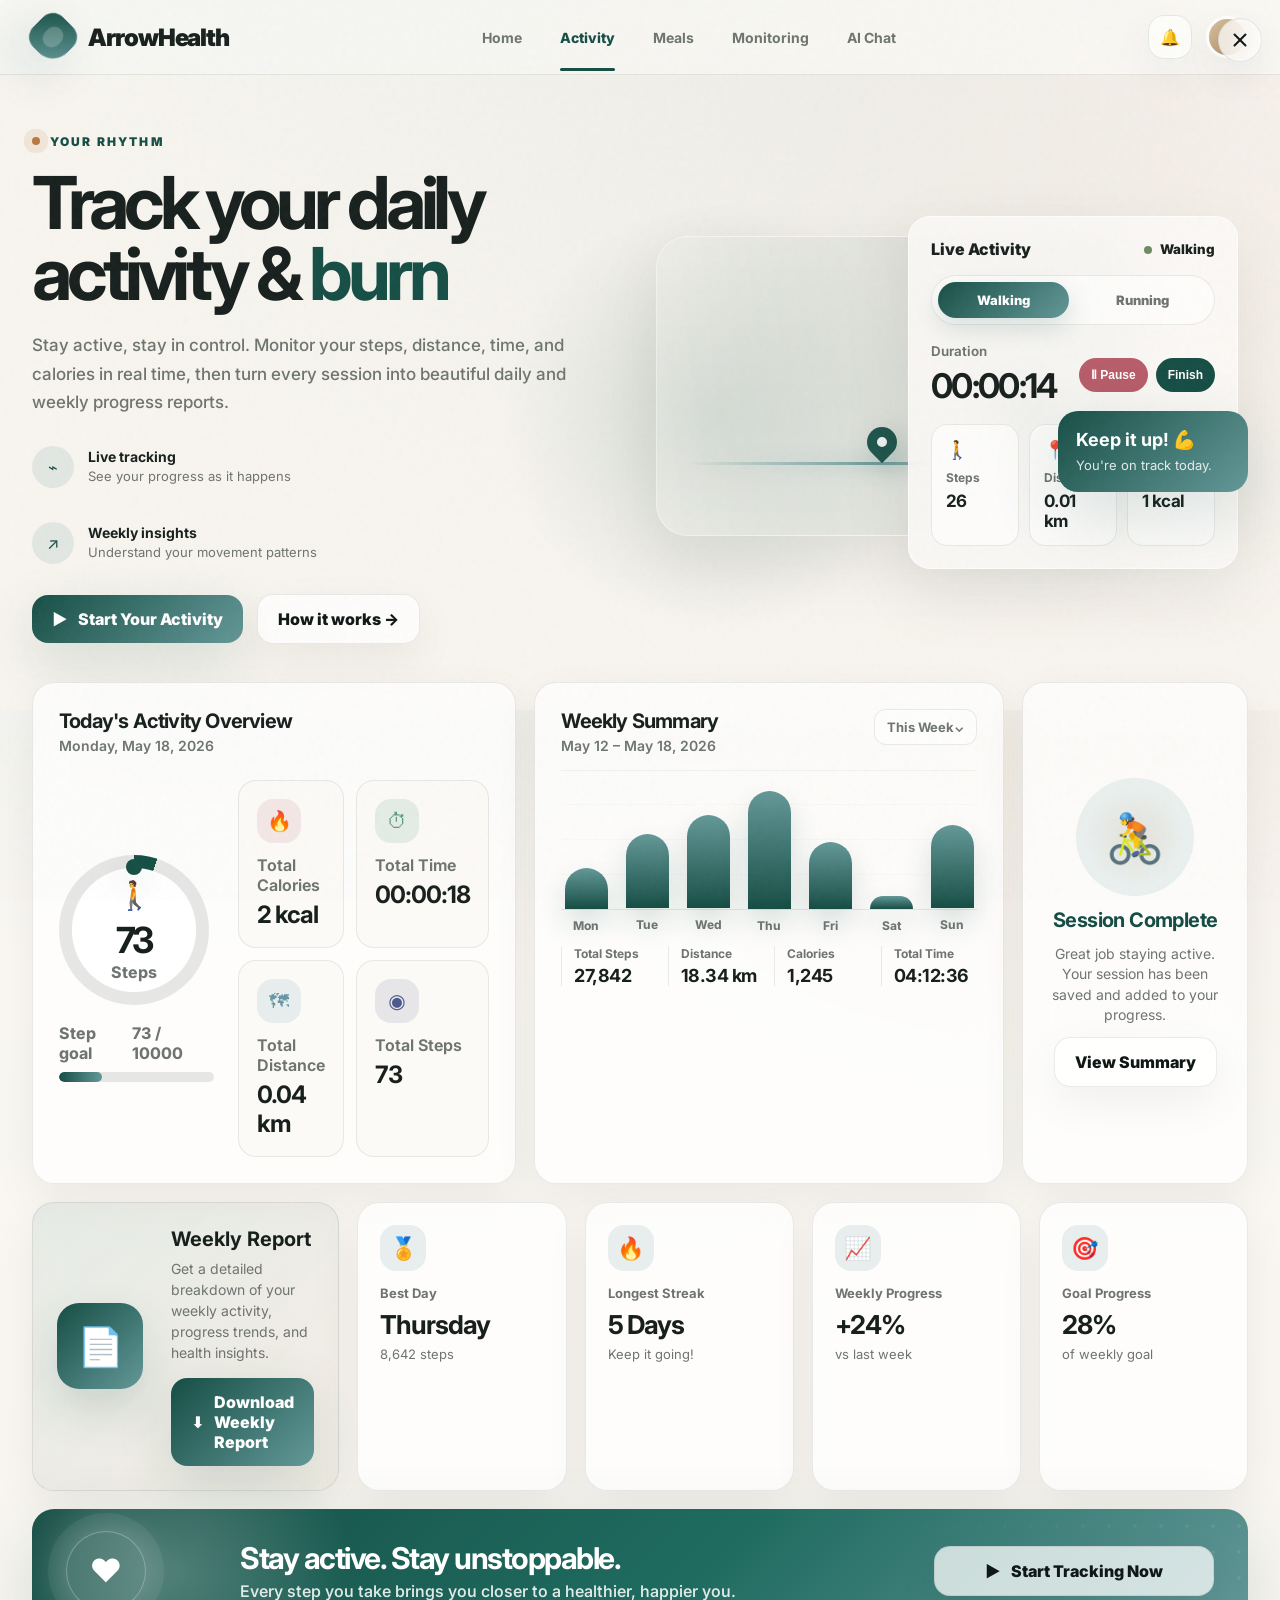
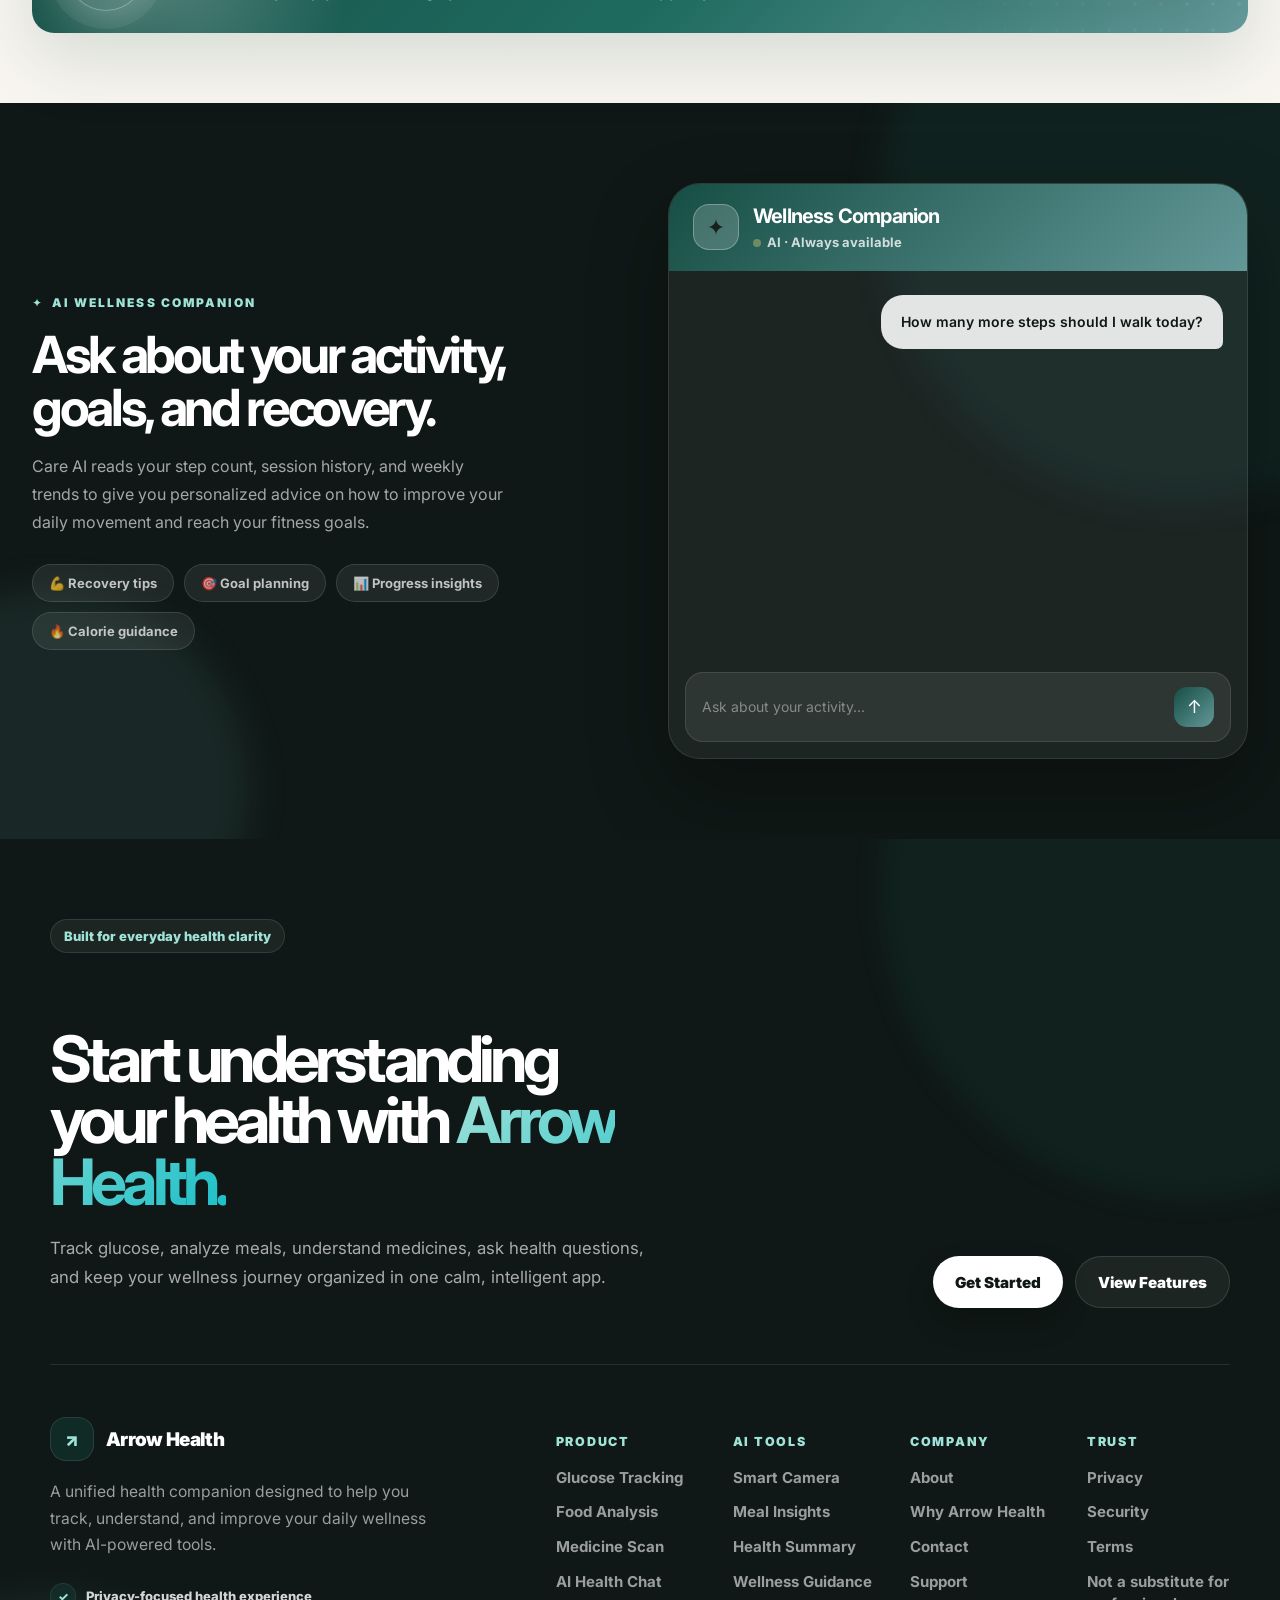
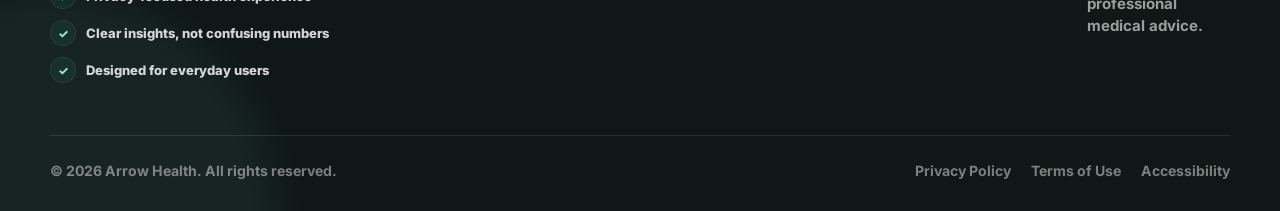
<file: activity.html>
<!DOCTYPE html>
<html lang="en">
<head>
  <meta charset="UTF-8" />
  <meta name="viewport" content="width=device-width, initial-scale=1.0" />
  <title>ArrowHealth — Activity Tracking</title>
  <link rel="preconnect" href="https://fonts.googleapis.com">
  <link rel="preconnect" href="https://fonts.gstatic.com" crossorigin>
  <link href="https://fonts.googleapis.com/css2?family=Inter:wght@400;500;600;700;800;900&display=swap" rel="stylesheet">
  <style>
    :root {
      --bg-main: #F8F5EF;
      --bg-soft: #FCFAF7;
      --surface: #FFFFFF;
      --text-main: #18201E;
      --text-muted: #6E746F;
      --border-soft: rgba(24, 32, 30, 0.09);
      --brand-primary: #164E45;
      --brand-secondary: #A9855A;
      --brand-dark: #0F1816;
      --brand-glow: rgba(22, 78, 69, 0.16);
      --hero-active-color: #639898;
      --heart: #B75D69;
      --sleep: #4D5B8C;
      --activity: #B87942;
      --nutrition: #6F8B63;
      --hydration: #6697A7;
      --medicine: #5B9A86;
      --mood: #9A7BA8;
      --reports: #6D7680;
      --score: #B59B4A;
      --radius-lg: 32px;
      --radius-md: 22px;
      --radius-sm: 14px;
      --shadow-soft: 0 24px 70px rgba(15, 24, 22, 0.08);
      --shadow-card: 0 16px 45px rgba(15, 24, 22, 0.06);
    }

    * { box-sizing: border-box; }
    html { scroll-behavior: smooth; }

    body {
      margin: 0;
      font-family: Inter, system-ui, -apple-system, BlinkMacSystemFont, "Segoe UI", sans-serif;
      background:
        radial-gradient(circle at 20% 0%, rgba(99, 152, 152, 0.18), transparent 28%),
        radial-gradient(circle at 82% 10%, rgba(169, 133, 90, 0.14), transparent 26%),
        linear-gradient(180deg, var(--bg-soft) 0%, var(--bg-main) 56%, #F2EEE6 100%);
      color: var(--text-main);
      overflow-x: hidden;
    }

    a { color: inherit; text-decoration: none; }

    .page-noise {
      position: fixed;
      inset: 0;
      pointer-events: none;
      z-index: 50;
      opacity: 0.035;
      background-image: url("data:image/svg+xml,%3Csvg viewBox='0 0 200 200' xmlns='http://www.w3.org/2000/svg'%3E%3Cfilter id='n'%3E%3CfeTurbulence type='fractalNoise' baseFrequency='.8' numOctaves='3' stitchTiles='stitch'/%3E%3C/filter%3E%3Crect width='100%25' height='100%25' filter='url(%23n)'/%3E%3C/svg%3E");
    }

    /* ─── Close Button ─── */
    .close-btn {
      position: fixed;
      top: 18px;
      right: 18px;
      width: 44px;
      height: 44px;
      border-radius: 50%;
      background: rgba(255,255,255,0.72);
      border: 1px solid var(--border-soft);
      display: flex;
      align-items: center;
      justify-content: center;
      color: var(--brand-dark);
      z-index: 100;
      transition: all 0.3s cubic-bezier(0.4, 0, 0.2, 1);
      cursor: pointer;
      backdrop-filter: blur(12px);
      box-shadow: var(--shadow-card);
    }
    .close-btn:hover {
      background: var(--brand-primary);
      color: #fff;
      transform: rotate(90deg) scale(1.1);
      border-color: transparent;
      box-shadow: 0 12px 32px var(--brand-glow);
    }

    /* ─── Navbar ─── */
    .navbar {
      position: sticky;
      top: 0;
      z-index: 40;
      background: rgba(252, 250, 247, 0.78);
      backdrop-filter: blur(24px);
      border-bottom: 1px solid var(--border-soft);
    }

    .nav-inner {
      width: min(1320px, calc(100% - 64px));
      margin: 0 auto;
      height: 74px;
      display: flex;
      align-items: center;
      justify-content: space-between;
      gap: 28px;
    }

    .brand {
      display: flex;
      align-items: center;
      gap: 14px;
      font-size: 24px;
      font-weight: 900;
      letter-spacing: -0.045em;
    }

    .brand-mark {
      width: 42px;
      height: 42px;
      position: relative;
      border-radius: 14px 14px 20px 14px;
      background: linear-gradient(135deg, var(--brand-primary), var(--hero-active-color));
      box-shadow: 0 18px 48px var(--brand-glow);
      transform: rotate(45deg);
    }
    .brand-mark::after {
      content: "";
      position: absolute;
      inset: 10px 12px;
      border-radius: 999px;
      background: var(--bg-soft);
      opacity: 0.22;
    }

    .nav-links {
      display: flex;
      align-items: center;
      gap: 38px;
      color: var(--text-muted);
      font-size: 14px;
      font-weight: 700;
    }
    .nav-links a { position: relative; transition: color .25s ease; }
    .nav-links a:hover, .nav-links a.active { color: var(--brand-primary); }
    .nav-links a.active::after {
      content: "";
      position: absolute;
      left: 0; right: 0;
      bottom: -25px;
      height: 3px;
      border-radius: 999px;
      background: var(--brand-primary);
    }

    .nav-actions { display: flex; align-items: center; gap: 14px; }

    .icon-btn {
      width: 44px; height: 44px;
      border: 1px solid var(--border-soft);
      background: rgba(255,255,255,.56);
      border-radius: 16px;
      display: grid;
      place-items: center;
      color: var(--brand-dark);
      box-shadow: var(--shadow-card);
    }
    .profile-dot {
      width: 42px; height: 42px;
      border-radius: 50%;
      background: linear-gradient(135deg, #D9C3A2, var(--brand-secondary));
      border: 3px solid var(--surface);
      box-shadow: var(--shadow-card);
    }

    .btn {
      display: inline-flex;
      align-items: center;
      justify-content: center;
      gap: 10px;
      border: 0;
      cursor: pointer;
      border-radius: 16px;
      padding: 14px 20px;
      font-weight: 850;
      color: var(--brand-dark);
      background: rgba(255,255,255,.74);
      border: 1px solid var(--border-soft);
      box-shadow: var(--shadow-card);
      transition: transform .25s ease, box-shadow .25s ease;
    }
    .btn:hover { transform: translateY(-2px); box-shadow: 0 22px 60px rgba(15,24,22,.1); }
    .btn-primary {
      color: #fff;
      background: linear-gradient(135deg, var(--brand-primary), var(--hero-active-color));
      border: 0;
      box-shadow: 0 18px 54px var(--brand-glow);
    }

    /* ─── Hero ─── */
    .hero {
      position: relative;
      min-height: 520px;
      overflow: hidden;
      background:
        linear-gradient(90deg, rgba(248,245,239,.98) 0%, rgba(248,245,239,.78) 34%, rgba(248,245,239,.34) 68%, rgba(248,245,239,.1) 100%),
        linear-gradient(180deg, rgba(248,245,239,0) 0%, var(--bg-main) 100%),
        url("https://images.unsplash.com/photo-1500530855697-b586d89ba3ee?auto=format&fit=crop&w=2200&q=86") center right / cover;
    }
    .hero::before {
      content: "";
      position: absolute;
      inset: 0;
      background: radial-gradient(circle at 56% 54%, rgba(22,78,69,.15), transparent 27%);
      pointer-events: none;
    }

    .container { width: min(1320px, calc(100% - 64px)); margin: 0 auto; }

    .hero-inner {
      position: relative;
      z-index: 2;
      display: grid;
      grid-template-columns: 0.92fr 1.08fr;
      gap: 42px;
      align-items: center;
      min-height: 520px;
      padding: 54px 0 66px;
    }

    .eyebrow {
      display: inline-flex;
      align-items: center;
      gap: 10px;
      color: var(--brand-primary);
      font-size: 12px;
      letter-spacing: .18em;
      text-transform: uppercase;
      font-weight: 900;
      margin-bottom: 18px;
    }
    .eyebrow::before {
      content: "";
      width: 8px; height: 8px;
      border-radius: 50%;
      background: var(--activity);
      box-shadow: 0 0 0 8px rgba(184,121,66,.12);
    }

    h1 {
      margin: 0;
      font-size: clamp(48px, 5.7vw, 78px);
      line-height: .98;
      letter-spacing: -.07em;
      max-width: 680px;
    }
    h1 span { color: var(--brand-primary); }

    .hero-copy {
      margin: 22px 0 30px;
      max-width: 560px;
      color: var(--text-muted);
      font-size: 17px;
      line-height: 1.65;
      font-weight: 500;
    }

    .hero-feature-row { display: flex; gap: 34px; margin-bottom: 30px; flex-wrap: wrap; }
    .hero-feature { display: grid; grid-template-columns: 42px 1fr; gap: 14px; align-items: center; min-width: 210px; }
    .hero-feature-icon {
      width: 42px; height: 42px;
      display: grid; place-items: center;
      border-radius: 50%;
      color: var(--brand-primary);
      background: rgba(99,152,152,.15);
    }
    .hero-feature strong { display: block; margin-bottom: 3px; font-size: 14px; }
    .hero-feature span { display: block; color: var(--text-muted); font-size: 13px; line-height: 1.35; }

    .hero-actions { display: flex; align-items: center; gap: 14px; flex-wrap: wrap; }

    .hero-visual { position: relative; min-height: 420px; }
    .runner-wrap { position: absolute; inset: 0; display: flex; align-items: center; justify-content: center; }
    .runner-card {
      width: 470px; height: 300px;
      border-radius: var(--radius-lg);
      background:
        linear-gradient(180deg, rgba(255,255,255,.02), rgba(255,255,255,.08)),
        url("https://images.unsplash.com/photo-1476480862126-209bfaa8edc8?auto=format&fit=crop&w=1200&q=86") center / cover;
      box-shadow: var(--shadow-soft);
      overflow: hidden;
      position: relative;
      transform: translateX(-40px);
      animation: softFloat 7s ease-in-out infinite;
      border: 1px solid rgba(255,255,255,.4);
    }
    .runner-card::after {
      content: "";
      position: absolute;
      inset: 0;
      background: linear-gradient(90deg, rgba(248,245,239,.08), rgba(22,78,69,.16));
    }

    .route-line {
      position: absolute;
      left: 30px; right: 70px; bottom: 70px;
      height: 3px;
      background: linear-gradient(90deg, transparent, var(--hero-active-color), transparent);
      filter: drop-shadow(0 0 10px var(--hero-active-color));
      opacity: .9;
      animation: routeGlow 2.8s ease-in-out infinite;
    }
    .map-pin {
      position: absolute;
      width: 30px; height: 30px;
      border-radius: 50% 50% 50% 0;
      transform: rotate(-45deg);
      background: var(--brand-primary);
      box-shadow: 0 10px 28px rgba(22,78,69,.28);
      animation: pinBounce 2s ease-in-out infinite;
    }
    .map-pin::after {
      content: "";
      position: absolute;
      width: 10px; height: 10px;
      border-radius: 50%;
      background: #fff;
      left: 10px; top: 10px;
    }
    .pin-1 { left: 210px; bottom: 78px; }
    .pin-2 { right: 92px; bottom: 118px; animation-delay: .5s; }

    .live-card {
      position: absolute;
      right: 10px; top: 40px;
      width: 330px;
      padding: 22px;
      border-radius: var(--radius-md);
      background: rgba(252,250,247,.86);
      backdrop-filter: blur(24px);
      border: 1px solid rgba(255,255,255,.66);
      box-shadow: var(--shadow-soft);
      animation: floatCard 6s ease-in-out infinite;
    }
    .live-head {
      display: flex;
      justify-content: space-between;
      align-items: center;
      margin-bottom: 16px;
      font-weight: 850;
    }
    .status-dot {
      width: 8px; height: 8px;
      border-radius: 50%;
      background: var(--nutrition);
      display: inline-block;
      margin-right: 8px;
      animation: pulse 2s infinite;
    }
    .toggle {
      display: grid;
      grid-template-columns: 1fr 1fr;
      gap: 8px;
      padding: 6px;
      border-radius: 999px;
      border: 1px solid var(--border-soft);
      background: rgba(255,255,255,.66);
      margin-bottom: 18px;
    }
    .toggle span {
      padding: 10px 18px;
      border-radius: 999px;
      text-align: center;
      color: var(--text-muted);
      font-weight: 850;
      font-size: 13px;
    }
    .toggle span.active {
      color: #fff;
      background: linear-gradient(135deg, var(--brand-primary), var(--hero-active-color));
      box-shadow: 0 10px 24px var(--brand-glow);
    }
    .duration-row { display: flex; align-items: center; justify-content: space-between; gap: 18px; margin-bottom: 18px; }
    .duration small { display: block; color: var(--text-muted); margin-bottom: 6px; font-weight: 650; }
    .duration strong { display: block; font-size: 34px; letter-spacing: -.05em; }
    .mini-btns { display: flex; gap: 8px; }
    .mini-btn { padding: 10px 12px; border-radius: 999px; font-size: 12px; font-weight: 850; border: 0; cursor: pointer; }
    .mini-btn.stop { color: #fff; background: var(--heart); }
    .mini-btn.finish { color: #fff; background: var(--brand-primary); }
    .live-metrics { display: grid; grid-template-columns: repeat(3,1fr); gap: 10px; }
    .live-metric { padding: 14px; border-radius: 16px; background: rgba(255,255,255,.68); border: 1px solid var(--border-soft); }
    .live-metric .ico { color: var(--brand-primary); font-size: 18px; margin-bottom: 10px; }
    .live-metric span { display: block; color: var(--text-muted); font-size: 12px; margin-bottom: 6px; font-weight: 700; }
    .live-metric strong { font-size: 17px; letter-spacing: -.03em; }

    .note-card {
      position: absolute;
      right: 0; top: 235px;
      width: 190px;
      padding: 18px;
      border-radius: 20px;
      color: #fff;
      background: linear-gradient(135deg, var(--brand-primary), var(--hero-active-color));
      box-shadow: 0 24px 70px var(--brand-glow);
      animation: floatCard 6s ease-in-out infinite reverse;
    }
    .note-card strong { display: block; margin-bottom: 6px; font-size: 18px; }
    .note-card span { display: block; font-size: 13px; line-height: 1.4; opacity: .86; }

    /* ─── Dashboard ─── */
    .dashboard {
      padding: 30px 0 70px;
      margin-top: -58px;
      position: relative;
      z-index: 4;
    }
    .grid-top { display: grid; grid-template-columns: 1fr 1fr .48fr; gap: 18px; align-items: stretch; }
    .card {
      background: rgba(255,255,255,.74);
      border: 1px solid var(--border-soft);
      border-radius: var(--radius-md);
      box-shadow: var(--shadow-card);
      backdrop-filter: blur(20px);
    }
    .overview-card { padding: 26px; min-height: 258px; }
    .card-title { margin: 0 0 4px; font-size: 20px; letter-spacing: -.04em; }
    .card-subtitle { color: var(--text-muted); font-size: 14px; font-weight: 600; }

    .overview-layout { display: grid; grid-template-columns: 155px 1fr; gap: 24px; align-items: center; margin-top: 26px; }
    .step-ring {
      width: 150px; height: 150px;
      border-radius: 50%;
      display: grid; place-items: center;
      background:
        radial-gradient(circle at center, var(--surface) 58%, transparent 59%),
        conic-gradient(var(--brand-primary) 0deg 18deg, rgba(24,32,30,.1) 18deg 360deg);
      position: relative;
    }
    .step-ring::after {
      content: "";
      position: absolute;
      width: 16px; height: 16px;
      border-radius: 50%;
      background: var(--brand-primary);
      top: 4px;
      left: 50%;
      transform: translateX(-50%);
      box-shadow: 0 10px 28px var(--brand-glow);
    }
    .ring-content { text-align: center; }
    .ring-content .icon { font-size: 28px; color: var(--brand-primary); margin-bottom: 6px; }
    .ring-content strong { display: block; font-size: 36px; letter-spacing: -.06em; }
    .ring-content span { color: var(--text-muted); font-weight: 750; }

    .overview-mini-grid { display: grid; grid-template-columns: 1fr 1fr; gap: 12px; }
    .overview-mini { padding: 18px; border-radius: 18px; border: 1px solid var(--border-soft); background: var(--bg-soft); }
    .overview-mini .mini-icon { width: 44px; height: 44px; border-radius: 16px; display: grid; place-items: center; margin-bottom: 12px; font-size: 20px; }
    .calorie-icon { background: rgba(183,93,105,.12); color: var(--heart); }
    .time-icon { background: rgba(91,154,134,.15); color: var(--medicine); }
    .distance-icon { background: rgba(102,151,167,.14); color: var(--hydration); }
    .steps-icon { background: rgba(77,91,140,.13); color: var(--sleep); }
    .overview-mini span { display: block; color: var(--text-muted); font-weight: 650; margin-bottom: 5px; }
    .overview-mini strong { font-size: 24px; letter-spacing: -.04em; }

    .goal-row { margin-top: 18px; }
    .goal-head { display: flex; justify-content: space-between; color: var(--text-muted); font-weight: 750; margin-bottom: 9px; }
    .progress-track { height: 10px; border-radius: 999px; background: rgba(24,32,30,.1); overflow: hidden; }
    .progress-track span { display: block; height: 100%; width: 0; border-radius: inherit; background: linear-gradient(90deg, var(--brand-primary), var(--hero-active-color)); }

    .weekly-card { padding: 26px; min-height: 258px; }
    .weekly-head { display: flex; align-items: start; justify-content: space-between; gap: 20px; margin-bottom: 16px; }
    .select-pill { padding: 9px 12px; border-radius: 12px; border: 1px solid var(--border-soft); color: var(--text-muted); font-size: 13px; font-weight: 700; background: rgba(255,255,255,.6); }

    .bar-chart {
      height: 140px;
      display: grid;
      grid-template-columns: repeat(7,1fr);
      align-items: end;
      gap: 18px;
      padding: 10px 4px 0;
      border-bottom: 1px solid var(--border-soft);
      border-top: 1px solid rgba(24,32,30,.05);
      background: repeating-linear-gradient(to top, transparent, transparent 34px, rgba(24,32,30,.04) 35px);
    }
    .bar {
      position: relative;
      border-radius: 999px 999px 8px 8px;
      background: linear-gradient(180deg, var(--hero-active-color), var(--brand-primary));
      min-height: 10px;
      box-shadow: 0 14px 28px var(--brand-glow);
      transform-origin: bottom;
      transform: scaleY(0);
      opacity: 0;
    }
    .bar.animate { animation: barRise 1.2s ease forwards; }
    .bar::after {
      content: attr(data-day);
      position: absolute;
      left: 50%;
      bottom: -24px;
      transform: translateX(-50%);
      font-size: 12px;
      color: var(--text-muted);
      font-weight: 750;
    }

    .weekly-summary-row { display: grid; grid-template-columns: repeat(4,1fr); gap: 10px; margin-top: 36px; }
    .weekly-stat { padding-left: 12px; border-left: 1px solid var(--border-soft); }
    .weekly-stat span { display: block; color: var(--text-muted); font-size: 12px; margin-bottom: 4px; font-weight: 700; }
    .weekly-stat strong { font-size: 18px; letter-spacing: -.03em; }

    .session-card { padding: 24px; display: flex; flex-direction: column; align-items: center; justify-content: center; text-align: center; gap: 12px; min-height: 258px; }
    .session-illustration {
      width: 118px; height: 118px;
      border-radius: 50%;
      background: radial-gradient(circle, rgba(184,121,66,.12), transparent 60%), rgba(99,152,152,.12);
      display: grid; place-items: center;
      font-size: 48px;
      animation: wheelSpin 5s linear infinite;
    }
    .session-card h3 { color: var(--brand-primary); margin: 0; font-size: 20px; letter-spacing: -.03em; }
    .session-card p { margin: 0; color: var(--text-muted); font-size: 14px; line-height: 1.45; max-width: 220px; }

    .grid-bottom { margin-top: 18px; display: grid; grid-template-columns: 1.2fr repeat(4,1fr); gap: 18px; }
    .download-card { padding: 24px; display: grid; grid-template-columns: 92px 1fr; gap: 22px; align-items: center; background: linear-gradient(135deg, rgba(99,152,152,.12), rgba(169,133,90,.08)); }
    .report-icon { width: 86px; height: 86px; display: grid; place-items: center; border-radius: 22px; color: #fff; background: linear-gradient(135deg, var(--brand-primary), var(--hero-active-color)); box-shadow: 0 20px 44px var(--brand-glow); font-size: 38px; }
    .download-card h3 { margin: 0 0 7px; font-size: 20px; }
    .download-card p { margin: 0 0 15px; color: var(--text-muted); font-size: 14px; line-height: 1.5; }

    .small-stat { padding: 22px; min-height: 132px; }
    .small-stat .badge-icon { width: 46px; height: 46px; display: grid; place-items: center; border-radius: 16px; margin-bottom: 14px; background: rgba(99,152,152,.14); color: var(--brand-primary); font-size: 22px; }
    .small-stat span { display: block; color: var(--text-muted); font-size: 13px; font-weight: 700; margin-bottom: 8px; }
    .small-stat strong { font-size: 26px; letter-spacing: -.04em; }
    .small-stat p { margin: 6px 0 0; color: var(--text-muted); font-size: 13px; }

    .cta-strip {
      margin-top: 18px;
      min-height: 120px;
      border-radius: var(--radius-md);
      overflow: hidden;
      display: grid;
      grid-template-columns: 150px 1fr 280px;
      gap: 24px;
      align-items: center;
      padding: 22px 34px;
      color: #fff;
      background:
        radial-gradient(circle at 12% 50%, rgba(255,255,255,.23), transparent 16%),
        linear-gradient(135deg, var(--brand-primary), #1F6B60 54%, var(--hero-active-color));
      box-shadow: 0 24px 70px var(--brand-glow);
      position: relative;
    }
    .cta-strip::after {
      content: "";
      position: absolute;
      right: 0; bottom: 0;
      width: 360px; height: 120px;
      background-image: radial-gradient(circle, rgba(255,255,255,.3) 2px, transparent 2px);
      background-size: 26px 26px;
      opacity: .25;
      mask-image: linear-gradient(90deg, transparent, #000);
    }
    .heart-orb {
      width: 80px; height: 80px;
      border-radius: 50%;
      display: grid; place-items: center;
      background: rgba(255,255,255,.16);
      border: 1px solid rgba(255,255,255,.28);
      box-shadow: 0 0 0 18px rgba(255,255,255,.06), 0 0 44px rgba(255,255,255,.34);
      font-size: 32px;
      animation: heartPulse 2.2s ease-in-out infinite;
    }
    .cta-strip h2 { margin: 0 0 5px; font-size: 30px; letter-spacing: -.05em; }
    .cta-strip p { margin: 0; opacity: .86; font-weight: 550; }

    /* ─── AI Companion Chat Section ─── */
    .ai-section {
      padding: 80px 0;
      background: var(--brand-dark);
      position: relative;
      overflow: hidden;
    }
    .ai-section::before {
      content: "";
      position: absolute;
      width: 600px; height: 600px;
      right: -200px; top: -200px;
      border-radius: 50%;
      background: rgba(22,78,69,.2);
      filter: blur(16px);
      pointer-events: none;
    }
    .ai-section::after {
      content: "";
      position: absolute;
      width: 400px; height: 400px;
      left: -150px; bottom: -150px;
      border-radius: 50%;
      background: rgba(99,152,152,.12);
      filter: blur(18px);
      pointer-events: none;
    }
    .ai-inner {
      position: relative;
      z-index: 2;
      display: grid;
      grid-template-columns: 1fr 1fr;
      gap: 56px;
      align-items: center;
    }
    .ai-label {
      display: inline-flex;
      align-items: center;
      gap: 8px;
      color: #9FE2D8;
      font-size: 12px;
      letter-spacing: .17em;
      text-transform: uppercase;
      font-weight: 900;
      margin-bottom: 18px;
    }
    .ai-section h2 {
      color: #fff;
      font-size: clamp(32px, 4vw, 56px);
      line-height: 1.04;
      letter-spacing: -.065em;
      margin: 0 0 18px;
      max-width: 500px;
    }
    .ai-section p {
      color: rgba(255,255,255,.62);
      line-height: 1.75;
      font-size: 16px;
      max-width: 480px;
      margin: 0 0 28px;
    }
    .ai-chip-row { display: flex; flex-wrap: wrap; gap: 10px; }
    .ai-chip {
      padding: 10px 16px;
      border-radius: 999px;
      background: rgba(255,255,255,.07);
      border: 1px solid rgba(255,255,255,.12);
      color: rgba(255,255,255,.72);
      font-size: 13px;
      font-weight: 700;
    }

    /* ─── Chat UI ─── */
    .chat-panel {
      border-radius: 32px;
      overflow: hidden;
      background: rgba(255,255,255,.06);
      border: 1px solid rgba(255,255,255,.1);
      box-shadow: 0 32px 80px rgba(0,0,0,.3);
    }
    .chat-header {
      padding: 20px 24px;
      background: linear-gradient(135deg, #164E45, #639898);
      display: flex;
      align-items: center;
      gap: 14px;
    }
    .chat-ai-logo {
      width: 46px; height: 46px;
      border-radius: 16px;
      background: rgba(255,255,255,.18);
      border: 1px solid rgba(255,255,255,.28);
      display: grid; place-items: center;
      font-size: 22px;
    }
    .chat-header h3 { margin: 0 0 3px; color: #fff; font-size: 20px; letter-spacing: -.04em; }
    .chat-header span { color: rgba(255,255,255,.78); font-size: 13px; font-weight: 700; }
    .pulse-dot {
      width: 8px; height: 8px;
      border-radius: 50%;
      background: #6F8B63;
      display: inline-block;
      margin-right: 6px;
      animation: actPulse 2s infinite;
    }
    .chat-messages {
      padding: 24px;
      display: grid;
      gap: 14px;
      min-height: 260px;
    }
    .chat-bubble {
      padding: 16px 20px;
      border-radius: 22px;
      line-height: 1.6;
      font-size: 14px;
      font-weight: 600;
      max-width: 85%;
      opacity: 0;
      transform: translateY(16px) scale(.98);
    }
    .chat-bubble.user {
      margin-left: auto;
      color: var(--brand-dark);
      background: rgba(255,255,255,.88);
      border-bottom-right-radius: 7px;
    }
    .chat-bubble.ai {
      color: rgba(255,255,255,.92);
      background: rgba(22,78,69,.62);
      border: 1px solid rgba(255,255,255,.1);
      border-bottom-left-radius: 7px;
    }
    .chat-bubble.ai strong { color: #9FE2D8; }
    .chat-bubble.visible {
      animation: chatIn .7s cubic-bezier(0.34, 1.56, 0.64, 1) forwards;
    }
    .chat-input-row {
      margin: 0 16px 16px;
      padding: 14px 16px;
      border-radius: 18px;
      background: rgba(255,255,255,.08);
      border: 1px solid rgba(255,255,255,.1);
      display: flex;
      gap: 12px;
      align-items: center;
      color: rgba(255,255,255,.42);
      font-size: 14px;
    }
    .send-orb {
      width: 40px; height: 40px;
      border-radius: 13px;
      background: linear-gradient(135deg, var(--brand-primary), var(--hero-active-color));
      display: grid; place-items: center;
      color: #fff;
      font-size: 18px;
      margin-left: auto;
      flex-shrink: 0;
    }

    /* ─── Footer ─── */
    .arrow-footer {
      background: var(--brand-dark);
      color: white;
      padding: 80px 24px 32px;
      position: relative;
      overflow: hidden;
    }
    .arrow-footer::before {
      content: "";
      position: absolute;
      width: 620px; height: 620px;
      right: -220px; top: -260px;
      border-radius: 50%;
      background: rgba(22,78,69,.18);
      filter: blur(12px);
      pointer-events: none;
    }
    .arrow-footer::after {
      content: "";
      position: absolute;
      width: 460px; height: 460px;
      left: -180px; bottom: -240px;
      border-radius: 50%;
      background: rgba(159,226,216,.06);
      filter: blur(16px);
      pointer-events: none;
    }
    .footer-container { width: min(1180px, 100%); margin: 0 auto; position: relative; z-index: 2; }
    .footer-top { display: grid; grid-template-columns: 1.1fr 0.9fr; gap: 48px; align-items: end; padding-bottom: 56px; border-bottom: 1px solid rgba(255,255,255,.10); }
    .footer-eyebrow { display: inline-flex; align-items: center; gap: 8px; padding: 8px 13px; border-radius: 999px; background: rgba(255,255,255,.06); border: 1px solid rgba(255,255,255,.10); color: #9FE2D8; font-size: 13px; font-weight: 850; margin-bottom: 22px; }
    .footer-title { font-size: clamp(2.4rem, 5vw, 5.2rem); line-height: 0.96; letter-spacing: -0.075em; max-width: 780px; margin-bottom: 22px; font-weight: 700; }
    .footer-title span { background: linear-gradient(135deg, #9FE2D8, #18BEC7); -webkit-background-clip: text; -webkit-text-fill-color: transparent; background-clip: text; }
    .footer-description { color: rgba(255,255,255,.64); font-size: 1.05rem; line-height: 1.7; max-width: 620px; }
    .footer-cta-area { display: flex; justify-content: flex-end; gap: 12px; flex-wrap: wrap; }
    .footer-btn { display: inline-flex; align-items: center; justify-content: center; min-height: 52px; padding: 0 22px; border-radius: 999px; text-decoration: none; font-weight: 900; font-size: 0.95rem; transition: transform .25s ease, box-shadow .25s ease; white-space: nowrap; }
    .footer-btn.primary { background: white; color: var(--brand-dark); box-shadow: 0 14px 30px rgba(0,0,0,.2); }
    .footer-btn.primary:hover { transform: translateY(-2px); box-shadow: 0 18px 40px rgba(0,0,0,.3); }
    .footer-btn.secondary { color: white; background: rgba(255,255,255,.06); border: 1px solid rgba(255,255,255,.12); }
    .footer-btn.secondary:hover { transform: translateY(-2px); background: rgba(255,255,255,.10); }
    .footer-main { display: grid; grid-template-columns: 1.2fr 1.8fr; gap: 56px; padding: 52px 0; border-bottom: 1px solid rgba(255,255,255,.10); }
    .footer-brand { max-width: 390px; }
    .footer-logo { display: flex; align-items: center; gap: 12px; font-size: 1.18rem; font-weight: 950; letter-spacing: -0.035em; margin-bottom: 18px; }
    .footer-logo-mark { width: 44px; height: 44px; border-radius: 16px; display: grid; place-items: center; background: rgba(22,78,69,.35); border: 1px solid rgba(255,255,255,.10); color: #9FE2D8; font-weight: 950; font-size: 18px; }
    .footer-brand p { color: rgba(255,255,255,.58); font-size: 0.98rem; line-height: 1.7; margin-bottom: 24px; }
    .footer-trust-list { display: grid; gap: 11px; }
    .footer-trust-item { display: flex; align-items: center; gap: 10px; color: rgba(255,255,255,.82); font-size: 13px; font-weight: 800; }
    .footer-trust-dot { width: 26px; height: 26px; border-radius: 50%; display: grid; place-items: center; background: rgba(22,78,69,.30); color: #9FE2D8; border: 1px solid rgba(255,255,255,.08); font-size: 12px; flex: 0 0 auto; }
    .footer-links-grid { display: grid; grid-template-columns: repeat(4,1fr); gap: 34px; }
    .footer-col h4 { font-size: 0.78rem; text-transform: uppercase; letter-spacing: 0.14em; color: #9FE2D8; margin-bottom: 18px; font-weight: 900; }
    .footer-col a, .footer-col span { display: block; color: rgba(255,255,255,.58); text-decoration: none; font-size: 0.94rem; font-weight: 700; margin-bottom: 13px; line-height: 1.45; transition: color .2s ease, transform .2s ease; }
    .footer-col a:hover { color: white; transform: translateX(2px); }
    .footer-bottom-bar { display: flex; justify-content: space-between; align-items: center; gap: 20px; padding-top: 26px; color: rgba(255,255,255,.45); font-size: 0.88rem; font-weight: 700; }
    .footer-bottom-links { display: flex; gap: 20px; flex-wrap: wrap; }
    .footer-bottom-links a { color: rgba(255,255,255,.45); text-decoration: none; transition: color .2s ease; }
    .footer-bottom-links a:hover { color: white; }

    /* ─── Animations ─── */
    @keyframes softFloat {
      0%, 100% { transform: translateX(-40px) translateY(0); }
      50% { transform: translateX(-40px) translateY(-14px); }
    }
    @keyframes floatCard {
      0%, 100% { transform: translateY(0); }
      50% { transform: translateY(-12px); }
    }
    @keyframes pulse {
      0% { box-shadow: 0 0 0 0 rgba(111,139,99,.58); }
      70% { box-shadow: 0 0 0 12px rgba(111,139,99,0); }
      100% { box-shadow: 0 0 0 0 rgba(111,139,99,0); }
    }
    @keyframes actPulse {
      0% { box-shadow: 0 0 0 0 rgba(111,139,99,.7); }
      70% { box-shadow: 0 0 0 10px rgba(111,139,99,0); }
      100% { box-shadow: 0 0 0 0 rgba(111,139,99,0); }
    }
    @keyframes routeGlow {
      0%, 100% { opacity: .45; transform: scaleX(.8); }
      50% { opacity: 1; transform: scaleX(1); }
    }
    @keyframes pinBounce {
      0%, 100% { translate: 0 0; }
      50% { translate: 0 -8px; }
    }
    @keyframes growWidth {
      from { width: 0; }
      to { width: 28%; }
    }
    @keyframes barRise {
      from { transform: scaleY(0); opacity: .2; }
      to { transform: scaleY(1); opacity: 1; }
    }
    @keyframes wheelSpin {
      0%, 100% { transform: rotate(0deg) scale(1); }
      50% { transform: rotate(4deg) scale(1.04); }
    }
    @keyframes heartPulse {
      0%, 100% { transform: scale(1); }
      50% { transform: scale(1.06); }
    }
    @keyframes chatIn {
      to { opacity: 1; transform: translateY(0) scale(1); }
    }
    .reveal { opacity: 0; transform: translateY(24px); animation: reveal .9s ease forwards; }
    .delay-1 { animation-delay: .12s; }
    .delay-2 { animation-delay: .24s; }
    .delay-3 { animation-delay: .36s; }
    @keyframes reveal { to { opacity: 1; transform: translateY(0); } }

    /* ─── Responsive ─── */
    @media (max-width: 1100px) {
      .nav-links { display: none; }
      .hero-inner, .ai-inner { grid-template-columns: 1fr; }
      .hero-visual { min-height: 500px; }
      .grid-top { grid-template-columns: 1fr; }
      .grid-bottom { grid-template-columns: 1fr 1fr; }
      .cta-strip { grid-template-columns: 100px 1fr; }
      .footer-top, .footer-main { grid-template-columns: 1fr; }
      .footer-cta-area { justify-content: flex-start; }
      .footer-links-grid { grid-template-columns: repeat(2,1fr); }
    }
    @media (max-width: 720px) {
      .container, .nav-inner { width: min(100% - 28px, 1320px); }
      .nav-actions .icon-btn, .nav-actions .profile-dot { display: none; }
      .hero { min-height: auto; }
      .hero-inner { min-height: auto; padding: 42px 0 70px; }
      .hero-visual { display: none; }
      h1 { font-size: 48px; }
      .overview-layout { grid-template-columns: 1fr; }
      .overview-mini-grid { grid-template-columns: 1fr; }
      .weekly-summary-row { grid-template-columns: 1fr 1fr; }
      .grid-bottom { grid-template-columns: 1fr; }
      .download-card { grid-template-columns: 1fr; }
      .cta-strip { grid-template-columns: 1fr; text-align: center; justify-items: center; }
      .footer-links-grid { grid-template-columns: 1fr; }
      .footer-bottom-bar { flex-direction: column; align-items: flex-start; }
    }
  
    .btn-primary:hover {
      background: linear-gradient(135deg, var(--hero-active-color), var(--brand-primary)) !important;
      color: #fff !important;
    }
    .nav-links a { transition: color 0.3s; }
    .nav-links a.active {
      color: var(--brand-primary) !important;
      font-weight: 800 !important;
    }


    /* ════════════════════════════════════════════════════
       MOBILE RESPONSIVE — activity.html
       Desktop/laptop layout completely untouched above.
       These rules only apply at ≤768px and ≤480px.
    ════════════════════════════════════════════════════ */

    @media (max-width: 768px) {

      /* ── Navbar ── */
      .nav-inner {
        width: calc(100% - 32px);
        height: 62px;
        gap: 14px;
      }
      /* Align close button vertically with the 62px nav bar */
      .close-btn { top: 11px !important; right: 14px !important; width: 40px !important; height: 40px !important; }
      .nav-links { display: none; }
      .nav-actions .icon-btn,
      .nav-actions .profile-dot { display: none; }
      .brand { font-size: 18px; gap: 10px; }
      .brand-mark { width: 34px; height: 34px; border-radius: 11px; }

      /* ── Container ── */
      .container { width: calc(100% - 32px); }

      /* ── Hero ── */
      .hero { min-height: auto; }
      .hero-inner {
        grid-template-columns: 1fr;
        min-height: auto;
        padding: 40px 0 48px;
        gap: 28px;
      }
      h1 {
        font-size: clamp(36px, 9vw, 54px);
        line-height: 1;
        max-width: 100%;
      }
      .hero-copy { font-size: 15px; line-height: 1.65; margin: 16px 0 22px; }
      .eyebrow { font-size: 11px; margin-bottom: 14px; }

      /* ── Hero features ── */
      .hero-feature-row { gap: 16px; margin-bottom: 22px; }
      .hero-feature {
        grid-template-columns: 36px 1fr;
        gap: 10px;
        min-width: 160px;
      }
      .hero-feature-icon { width: 36px; height: 36px; font-size: 16px; }
      .hero-feature strong { font-size: 13px; }
      .hero-feature span { font-size: 12px; }

      /* ── Hero actions ── */
      .hero-actions { flex-direction: column; gap: 10px; }
      .hero-actions .btn { width: 100%; justify-content: center; }

      /* ── Hero visual — hide animated floating cards on mobile ── */
      .hero-visual { display: none; }

      /* ── Dashboard ── */
      .dashboard { padding: 20px 0 50px; margin-top: -30px; }

      /* ── Grid top — stack all 3 columns ── */
      .grid-top {
        grid-template-columns: 1fr;
        gap: 14px;
      }

      /* ── Overview card ── */
      .overview-card { padding: 20px; min-height: auto; }
      .overview-layout {
        grid-template-columns: 120px 1fr;
        gap: 18px;
        margin-top: 18px;
      }
      .step-ring { width: 120px; height: 120px; }
      .ring-content strong { font-size: 28px; }
      .overview-mini-grid { grid-template-columns: 1fr 1fr; gap: 10px; }
      .overview-mini { padding: 14px; border-radius: 16px; }
      .overview-mini .mini-icon { width: 38px; height: 38px; font-size: 18px; margin-bottom: 10px; }
      .overview-mini strong { font-size: 20px; }

      /* ── Weekly card ── */
      .weekly-card { padding: 20px; min-height: auto; }
      .weekly-head { flex-direction: row; gap: 12px; margin-bottom: 12px; }
      .bar-chart { height: 110px; gap: 10px; }
      .weekly-summary-row {
        grid-template-columns: 1fr 1fr;
        gap: 10px;
        margin-top: 24px;
      }

      /* ── Session card ── */
      .session-card { padding: 20px; min-height: auto; }
      .session-illustration { width: 90px; height: 90px; font-size: 36px; }

      /* ── Grid bottom ── */
      .grid-bottom {
        grid-template-columns: 1fr;
        gap: 14px;
        margin-top: 14px;
      }

      /* ── Download card ── */
      .download-card {
        grid-template-columns: 72px 1fr;
        gap: 16px;
        padding: 20px;
      }
      .report-icon { width: 68px; height: 68px; font-size: 28px; border-radius: 18px; }
      .download-card h3 { font-size: 17px; }
      .download-card p { font-size: 13px; margin-bottom: 12px; }

      /* ── Small stats ── */
      .small-stat { padding: 18px; min-height: auto; }
      .small-stat strong { font-size: 22px; }

      /* ── CTA Strip ── */
      .cta-strip {
        grid-template-columns: 1fr;
        text-align: center;
        justify-items: center;
        padding: 28px 22px;
        gap: 16px;
        margin-top: 14px;
        border-radius: 24px;
      }
      .heart-orb { width: 64px; height: 64px; font-size: 26px; }
      .cta-strip h2 { font-size: 22px; }
      .cta-strip p { font-size: 14px; }
      .cta-strip .btn { width: 100%; justify-content: center; }

      /* ── AI Section ── */
      .ai-section { padding: 56px 18px; }
      .ai-inner {
        grid-template-columns: 1fr;
        gap: 32px;
      }
      .ai-section h2 {
        font-size: clamp(26px, 6.5vw, 40px);
        max-width: 100%;
        margin-bottom: 14px;
      }
      .ai-section p { font-size: 15px; margin-bottom: 20px; }
      .ai-chip-row { gap: 8px; }
      .ai-chip { font-size: 12px; padding: 8px 13px; }

      /* ── Chat Panel ── */
      .chat-panel { border-radius: 24px; }
      .chat-header { padding: 16px 18px; gap: 12px; }
      .chat-ai-logo { width: 40px; height: 40px; font-size: 18px; border-radius: 12px; }
      .chat-header h3 { font-size: 17px; }
      .chat-messages { padding: 18px; gap: 12px; min-height: auto; }
      .chat-bubble { padding: 13px 16px; font-size: 13px; border-radius: 18px; }
      .chat-input-row { margin: 0 12px 12px; padding: 12px 14px; border-radius: 14px; }

      /* ── Footer ── */
      .arrow-footer { padding: 52px 18px 28px; }
      .footer-top {
        grid-template-columns: 1fr;
        gap: 24px;
        padding-bottom: 28px;
      }
      .footer-title { font-size: clamp(1.7rem, 6.5vw, 2.5rem); }
      .footer-cta-area { justify-content: flex-start; flex-direction: column; gap: 10px; }
      .footer-btn { width: 100%; justify-content: center; }
      .footer-main {
        grid-template-columns: 1fr;
        gap: 28px;
        padding: 32px 0;
      }
      .footer-links-grid { grid-template-columns: 1fr 1fr; gap: 22px; }
      .footer-bottom-bar {
        flex-direction: column;
        align-items: flex-start;
        gap: 10px;
        padding-top: 18px;
      }
    }

    @media (max-width: 480px) {

      /* ── Navbar ── */
      .nav-inner { width: calc(100% - 24px); height: 58px; }
      .brand { font-size: 16px; }
      .brand-mark { width: 30px; height: 30px; }

      /* ── Hero ── */
      h1 { font-size: clamp(30px, 8vw, 40px); }
      .hero-feature-row { flex-direction: column; gap: 12px; }
      .hero-feature { min-width: unset; }

      /* ── Overview layout — stack ring above minis ── */
      .overview-layout { grid-template-columns: 1fr; justify-items: center; }
      .overview-mini-grid { grid-template-columns: 1fr 1fr; }

      /* ── Weekly summary — single col ── */
      .weekly-summary-row { grid-template-columns: 1fr 1fr; }

      /* ── Bar chart — tighter ── */
      .bar-chart { gap: 6px; }

      /* ── Download card — stack ── */
      .download-card { grid-template-columns: 1fr; text-align: center; justify-items: center; }

      /* ── CTA strip ── */
      .cta-strip { padding: 24px 16px; }
      .cta-strip h2 { font-size: 20px; }

      /* ── Footer links — single col ── */
      .footer-links-grid { grid-template-columns: 1fr; gap: 18px; }

      /* ── Hide brand text on tiny phones ── */
      .brand > span:last-child { display: none; }
    }

  </style>

  <link rel="stylesheet" href="scroll-reveal.css">
</head>
<body>
  <div class="page-noise"></div>

  <!-- Animated Close Button -->
  <a href="index.html" class="close-btn" aria-label="Close">
    <svg width="22" height="22" viewBox="0 0 24 24" fill="none" stroke="currentColor" stroke-width="2.2" stroke-linecap="round" stroke-linejoin="round">
      <line x1="18" y1="6" x2="6" y2="18"></line>
      <line x1="6" y1="6" x2="18" y2="18"></line>
    </svg>
  </a>

  <header class="navbar">
    <div class="nav-inner">
      <a class="brand" href="index.html">
        <span class="brand-mark"></span>
        <span>ArrowHealth</span>
      </a>
      <nav class="nav-links">
        <a href="index.html" data-i18n="act-nav-home">Home</a>
        <a href="#" class="active" data-i18n="act-nav-activity">Activity</a>
        <a href="meal_estimation.html" data-i18n="act-nav-meals">Meals</a>
        <a href="glucose.html" data-i18n="act-nav-monitoring">Monitoring</a>
        <a href="ai_wellness.html" data-i18n="act-nav-chat">AI Chat</a>
      </nav>
      <div class="nav-actions">
        <div class="icon-btn">🔔</div>
        <div class="profile-dot"></div>
      </div>
    </div>
  </header>

  <main>
    <!-- ─── Hero ─── -->
    <section class="hero">
      <div class="container hero-inner">
        <div class="hero-copy-block reveal">
          <div class="eyebrow" data-i18n="act-hero-eyebrow">Your Rhythm</div>
          <h1 data-i18n-html="act-hero-h1">Track your daily activity & <span>burn</span></h1>
          <p class="hero-copy" data-i18n="act-hero-copy">
            Stay active, stay in control. Monitor your steps, distance, time, and calories in real time, then turn every session into beautiful daily and weekly progress reports.
          </p>
          <div class="hero-feature-row">
            <div class="hero-feature">
              <div class="hero-feature-icon">⌁</div>
              <div><strong data-i18n="act-feat-1-h">Live tracking</strong><span data-i18n="act-feat-1-p">See your progress as it happens</span></div>
            </div>
            <div class="hero-feature">
              <div class="hero-feature-icon">↗</div>
              <div><strong data-i18n="act-feat-2-h">Weekly insights</strong><span data-i18n="act-feat-2-p">Understand your movement patterns</span></div>
            </div>
          </div>
          <div class="hero-actions">
            <a href="#dashboard" class="btn btn-primary">▶ <span data-i18n="act-hero-btn-1">Start Your Activity</span></a>
            <a href="#reports" class="btn" data-i18n="act-hero-btn-2">How it works →</a>
          </div>
        </div>

        <div class="hero-visual reveal delay-1">
          <div class="runner-wrap">
            <div class="runner-card">
              <div class="route-line"></div>
              <div class="map-pin pin-1"></div>
              <div class="map-pin pin-2"></div>
            </div>
          </div>
          <div class="live-card">
            <div class="live-head">
              <span data-i18n="act-live-title">Live Activity</span>
              <small><span class="status-dot"></span><span data-i18n="act-walking">Walking</span></small>
            </div>
            <div class="toggle">
              <span class="active" data-i18n="act-walking">Walking</span>
              <span data-i18n="act-running">Running</span>
            </div>
            <div class="duration-row">
              <div class="duration">
                <small data-i18n="act-duration">Duration</small>
                <strong>00:00:14</strong>
              </div>
              <div class="mini-btns">
                <button class="mini-btn stop">Ⅱ <span data-i18n="act-pause">Pause</span></button>
                <button class="mini-btn finish" data-i18n="act-finish">Finish</button>
              </div>
            </div>
            <div class="live-metrics">
              <div class="live-metric"><div class="ico">🚶</div><span data-i18n="act-steps">Steps</span><strong>26</strong></div>
              <div class="live-metric"><div class="ico">📍</div><span data-i18n="act-distance">Distance</span><strong>0.01 km</strong></div>
              <div class="live-metric"><div class="ico">🔥</div><span data-i18n="act-calories">Calories</span><strong>1 kcal</strong></div>
            </div>
          </div>
          <div class="note-card">
            <strong data-i18n="act-note-title">Keep it up! 💪</strong>
            <span data-i18n="act-note-p">You're on track today.</span>
          </div>
        </div>
      </div>
    </section>

    <!-- ─── Dashboard ─── -->
    <section class="dashboard" id="dashboard">
      <div class="container">
        <div class="grid-top">
          <article class="card overview-card reveal">
            <h2 class="card-title" data-i18n="act-overview-h">Today's Activity Overview</h2>
            <div class="card-subtitle">Monday, May 18, 2026</div>
            <div class="overview-layout">
              <div>
                <div class="step-ring">
                  <div class="ring-content">
                    <div class="icon">🚶</div>
                    <strong>73</strong>
                    <span data-i18n="act-steps">Steps</span>
                  </div>
                </div>
                <div class="goal-row">
                  <div class="goal-head"><span data-i18n="act-step-goal">Step goal</span><span>73 / 10000</span></div>
                  <div class="progress-track"><span class="progress-bar-fill"></span></div>
                </div>
              </div>
              <div class="overview-mini-grid">
                <div class="overview-mini"><div class="mini-icon calorie-icon">🔥</div><span data-i18n="act-total-calories">Total Calories</span><strong>2 kcal</strong></div>
                <div class="overview-mini"><div class="mini-icon time-icon">⏱</div><span data-i18n="act-total-time">Total Time</span><strong>00:00:18</strong></div>
                <div class="overview-mini"><div class="mini-icon distance-icon">🗺</div><span data-i18n="act-total-distance">Total Distance</span><strong>0.04 km</strong></div>
                <div class="overview-mini"><div class="mini-icon steps-icon">◉</div><span data-i18n="act-total-steps">Total Steps</span><strong>73</strong></div>
              </div>
            </div>
          </article>

          <article class="card weekly-card reveal delay-1">
            <div class="weekly-head">
              <div>
                <h2 class="card-title" data-i18n="act-weekly-h">Weekly Summary</h2>
                <div class="card-subtitle">May 12 – May 18, 2026</div>
              </div>
              <div class="select-pill" data-i18n="act-this-week">This Week⌄</div>
            </div>
            <div class="bar-chart">
              <div class="bar" data-day="Mon" style="height:32%" data-delay="0.05"></div>
              <div class="bar" data-day="Tue" style="height:58%" data-delay="0.1"></div>
              <div class="bar" data-day="Wed" style="height:73%" data-delay="0.15"></div>
              <div class="bar" data-day="Thu" style="height:92%" data-delay="0.2"></div>
              <div class="bar" data-day="Fri" style="height:52%" data-delay="0.25"></div>
              <div class="bar" data-day="Sat" style="height:10%" data-delay="0.3"></div>
              <div class="bar" data-day="Sun" style="height:65%" data-delay="0.35"></div>
            </div>
            <div class="weekly-summary-row">
              <div class="weekly-stat"><span data-i18n="act-total-steps">Total Steps</span><strong>27,842</strong></div>
              <div class="weekly-stat"><span data-i18n="act-distance">Distance</span><strong>18.34 km</strong></div>
              <div class="weekly-stat"><span data-i18n="act-calories">Calories</span><strong>1,245</strong></div>
              <div class="weekly-stat"><span data-i18n="act-total-time">Total Time</span><strong>04:12:36</strong></div>
            </div>
          </article>

          <article class="card session-card reveal delay-2">
            <div class="session-illustration">🚴</div>
            <h3 data-i18n="act-session-h">Session Complete</h3>
            <p data-i18n="act-session-p">Great job staying active. Your session has been saved and added to your progress.</p>
            <a href="#" class="btn" data-i18n="act-view-summary">View Summary</a>
          </article>
        </div>

        <div class="grid-bottom" id="reports">
          <article class="card download-card reveal delay-1">
            <div class="report-icon">📄</div>
            <div>
              <h3 data-i18n="act-report-h">Weekly Report</h3>
              <p data-i18n="act-report-p">Get a detailed breakdown of your weekly activity, progress trends, and health insights.</p>
              <a href="#" class="btn btn-primary">⬇ <span data-i18n="act-report-btn">Download Weekly Report</span></a>
            </div>
          </article>
          <article class="card small-stat reveal delay-2"><div class="badge-icon">🏅</div><span data-i18n="act-best-day">Best Day</span><strong data-i18n="act-thursday">Thursday</strong><p data-i18n="act-best-day-steps">8,642 steps</p></article>
          <article class="card small-stat reveal delay-2"><div class="badge-icon">🔥</div><span data-i18n="act-streak">Longest Streak</span><strong data-i18n="act-5-days">5 Days</strong><p data-i18n="act-keep-going">Keep it going!</p></article>
          <article class="card small-stat reveal delay-3"><div class="badge-icon">📈</div><span data-i18n="act-progress">Weekly Progress</span><strong>+24%</strong><p data-i18n="act-vs-last-week">vs last week</p></article>
          <article class="card small-stat reveal delay-3"><div class="badge-icon">🎯</div><span data-i18n="act-goal-progress">Goal Progress</span><strong>28%</strong><p data-i18n="act-of-goal">of weekly goal</p></article>
        </div>

        <div class="cta-strip reveal delay-3">
          <div class="heart-orb">♥</div>
          <div>
            <h2 data-i18n="act-cta-h2">Stay active. Stay unstoppable.</h2>
            <p data-i18n="act-cta-p">Every step you take brings you closer to a healthier, happier you.</p>
          </div>
          <a href="#" class="btn">▶ <span data-i18n="act-cta-btn">Start Tracking Now</span></a>
        </div>
      </div>
    </section>

    <!-- ─── AI Chat Companion Section ─── -->
    <section class="ai-section">
      <div class="container ai-inner">
        <div>
          <div class="ai-label">✦ <span data-i18n="act-ai-label">AI Wellness Companion</span></div>
          <h2 data-i18n="act-ai-h2">Ask about your activity, goals, and recovery.</h2>
          <p data-i18n="act-ai-p">Care AI reads your step count, session history, and weekly trends to give you personalized advice on how to improve your daily movement and reach your fitness goals.</p>
          <div class="ai-chip-row">
            <div class="ai-chip">💪 <span data-i18n="act-chip-1">Recovery tips</span></div>
            <div class="ai-chip">🎯 <span data-i18n="act-chip-2">Goal planning</span></div>
            <div class="ai-chip">📊 <span data-i18n="act-chip-3">Progress insights</span></div>
            <div class="ai-chip">🔥 <span data-i18n="act-chip-4">Calorie guidance</span></div>
          </div>
        </div>

        <div class="chat-panel" id="activity-chat">
          <div class="chat-header">
            <div class="chat-ai-logo">✦</div>
            <div>
              <h3 data-i18n="act-chat-title">Wellness Companion</h3>
              <span><span class="pulse-dot"></span><span data-i18n="act-chat-sub">AI · Always available</span></span>
            </div>
          </div>
          <div class="chat-messages" id="chat-msgs">
            <div class="chat-bubble user" data-delay="0.3" data-i18n="act-chat-1">How many more steps should I walk today?</div>
            <div class="chat-bubble ai" data-delay="1.6" data-i18n-html="act-chat-2"><strong>Care AI:</strong> You've logged 73 steps so far today. To reach your 10,000 step goal, you need about 9,927 more. A 45–60 minute walk would comfortably get you there!</div>
            <div class="chat-bubble user" data-delay="3.2" data-i18n="act-chat-3">What's my best performing day this week?</div>
            <div class="chat-bubble ai" data-delay="4.5" data-i18n-html="act-chat-4"><strong>Great news:</strong> Thursday was your best day with 8,642 steps and 24% above your weekly average. Keep that energy going tomorrow!</div>
          </div>
          <div class="chat-input-row">
            <span data-i18n="act-chat-placeholder">Ask about your activity...</span>
            <div class="send-orb">↑</div>
          </div>
        </div>
      </div>
    </section>
  </main>

  <!-- ─── Footer (same as homepage) ─── -->
  <footer class="arrow-footer">
    <div class="footer-container">
      <div class="footer-top">
        <div>
          <div class="footer-eyebrow" data-i18n="footer-eyebrow">Built for everyday health clarity</div>
          <h2 class="footer-title" data-i18n-html="footer-h2">Start understanding your health with <span>Arrow Health.</span></h2>
          <p class="footer-description" data-i18n="footer-p">
            Track glucose, analyze meals, understand medicines, ask health questions, and keep your wellness journey organized in one calm, intelligent app.
          </p>
        </div>
        <div class="footer-cta-area">
          <a class="footer-btn primary" href="index.html" data-i18n="footer-btn-primary">Get Started</a>
          <a class="footer-btn secondary" href="index.html#bento" data-i18n="footer-btn-secondary">View Features</a>
        </div>
      </div>

      <div class="footer-main">
        <div class="footer-brand">
          <div class="footer-logo">
            <div class="footer-logo-mark">↗</div>
            <span>Arrow Health</span>
          </div>
          <p data-i18n="footer-brand-p">A unified health companion designed to help you track, understand, and improve your daily wellness with AI-powered tools.</p>
          <div class="footer-trust-list">
            <div class="footer-trust-item"><span class="footer-trust-dot">✓</span><span data-i18n="footer-trust-1-text">Privacy-focused health experience</span></div>
            <div class="footer-trust-item"><span class="footer-trust-dot">✓</span><span data-i18n="footer-trust-2-text">Clear insights, not confusing numbers</span></div>
            <div class="footer-trust-item"><span class="footer-trust-dot">✓</span><span data-i18n="footer-trust-3-text">Designed for everyday users</span></div>
          </div>
        </div>

        <div class="footer-links-grid">
          <div class="footer-col">
            <h4 data-i18n="footer-col-product">Product</h4>
            <a href="glucose.html" data-i18n="footer-link-glucose">Glucose Tracking</a>
            <a href="meal_estimation.html" data-i18n="footer-link-food">Food Analysis</a>
            <a href="medicine.html" data-i18n="footer-link-medicine">Medicine Scan</a>
            <a href="ai_wellness.html" data-i18n="footer-link-chat">AI Health Chat</a>
          </div>
          <div class="footer-col">
            <h4 data-i18n="footer-col-ai">AI Tools</h4>
            <a href="index.html" data-i18n="footer-link-camera">Smart Camera</a>
            <a href="meal_estimation.html" data-i18n="footer-link-meal">Meal Insights</a>
            <a href="index.html" data-i18n="footer-link-summary">Health Summary</a>
            <a href="ai_wellness.html" data-i18n="footer-link-wellness">Wellness Guidance</a>
          </div>
          <div class="footer-col">
            <h4 data-i18n="footer-col-company">Company</h4>
            <a href="index.html#about" data-i18n="footer-link-about">About</a>
            <a href="index.html#why" data-i18n="footer-link-why">Why Arrow Health</a>
            <a href="index.html#contact" data-i18n="footer-link-contact">Contact</a>
            <a href="index.html#support" data-i18n="footer-link-support">Support</a>
          </div>
          <div class="footer-col">
            <h4 data-i18n="footer-col-trust">Trust</h4>
            <a href="index.html" data-i18n="footer-link-privacy">Privacy</a>
            <a href="index.html" data-i18n="footer-link-security">Security</a>
            <a href="index.html" data-i18n="footer-link-terms">Terms</a>
            <span data-i18n="footer-disclaimer">Not a substitute for professional medical advice.</span>
          </div>
        </div>
      </div>

      <div class="footer-bottom-bar">
        <div data-i18n="footer-copy">© 2026 Arrow Health. All rights reserved.</div>
        <div class="footer-bottom-links">
          <a href="index.html" data-i18n="footer-bottom-privacy">Privacy Policy</a>
          <a href="index.html" data-i18n="footer-bottom-terms">Terms of Use</a>
          <a href="index.html" data-i18n="footer-bottom-access">Accessibility</a>
        </div>
      </div>
    </div>
  </footer>

  <script>
    // ─── Progress bar animation on scroll ───
    const progressBar = document.querySelector('.progress-bar-fill');
    const barObserver = new IntersectionObserver((entries) => {
      entries.forEach(entry => {
        if (entry.isIntersecting) {
          entry.target.style.transition = 'width 1.4s ease';
          entry.target.style.width = '28%';
          barObserver.unobserve(entry.target);
        }
      });
    }, { threshold: 0.3 });
    if (progressBar) barObserver.observe(progressBar);

    // ─── Bar chart animation on scroll ───
    const bars = document.querySelectorAll('.bar');
    const barChartObserver = new IntersectionObserver((entries) => {
      entries.forEach(entry => {
        if (entry.isIntersecting) {
          bars.forEach(bar => {
            const delay = parseFloat(bar.dataset.delay || 0);
            bar.style.animationDelay = delay + 's';
            bar.classList.add('animate');
          });
          barChartObserver.disconnect();
        }
      });
    }, { threshold: 0.2 });
    const barChart = document.querySelector('.bar-chart');
    if (barChart) barChartObserver.observe(barChart);

    // ─── Chat bubble staggered animation ───
    const chatBubbles = document.querySelectorAll('#chat-msgs .chat-bubble');
    const chatObserver = new IntersectionObserver((entries) => {
      entries.forEach(entry => {
        if (entry.isIntersecting) {
          chatBubbles.forEach(bubble => {
            const delay = parseFloat(bubble.dataset.delay || 0);
            setTimeout(() => bubble.classList.add('visible'), delay * 1000);
          });
          chatObserver.disconnect();
        }
      });
    }, { threshold: 0.2 });
    const chatPanel = document.querySelector('#activity-chat');
    if (chatPanel) chatObserver.observe(chatPanel);
  </script>

<script>
document.addEventListener('DOMContentLoaded', () => {
    const navLinks = document.querySelectorAll('.nav-links a');
    const sections = Array.from(navLinks).map(link => {
        const href = link.getAttribute('href');
        if(!href || !href.startsWith('#') || href === '#') return null;
        const targetId = href.substring(1);
        return document.getElementById(targetId);
    }).filter(section => section !== null);

    const spyObserver = new IntersectionObserver((entries) => {
        entries.forEach(entry => {
            if (entry.isIntersecting) {
                navLinks.forEach(link => {
                    link.classList.remove('active');
                    if (link.getAttribute('href') === '#' + entry.target.id) {
                        link.classList.add('active');
                    }
                });
            }
        });
    }, { rootMargin: '-20% 0px -80% 0px' }); // triggers when section hits top 20%

    sections.forEach(section => spyObserver.observe(section));
});
</script>

  <script src="scroll-reveal.js"></script>
  <script src="translations.js"></script>
</body>
</html>
</file>
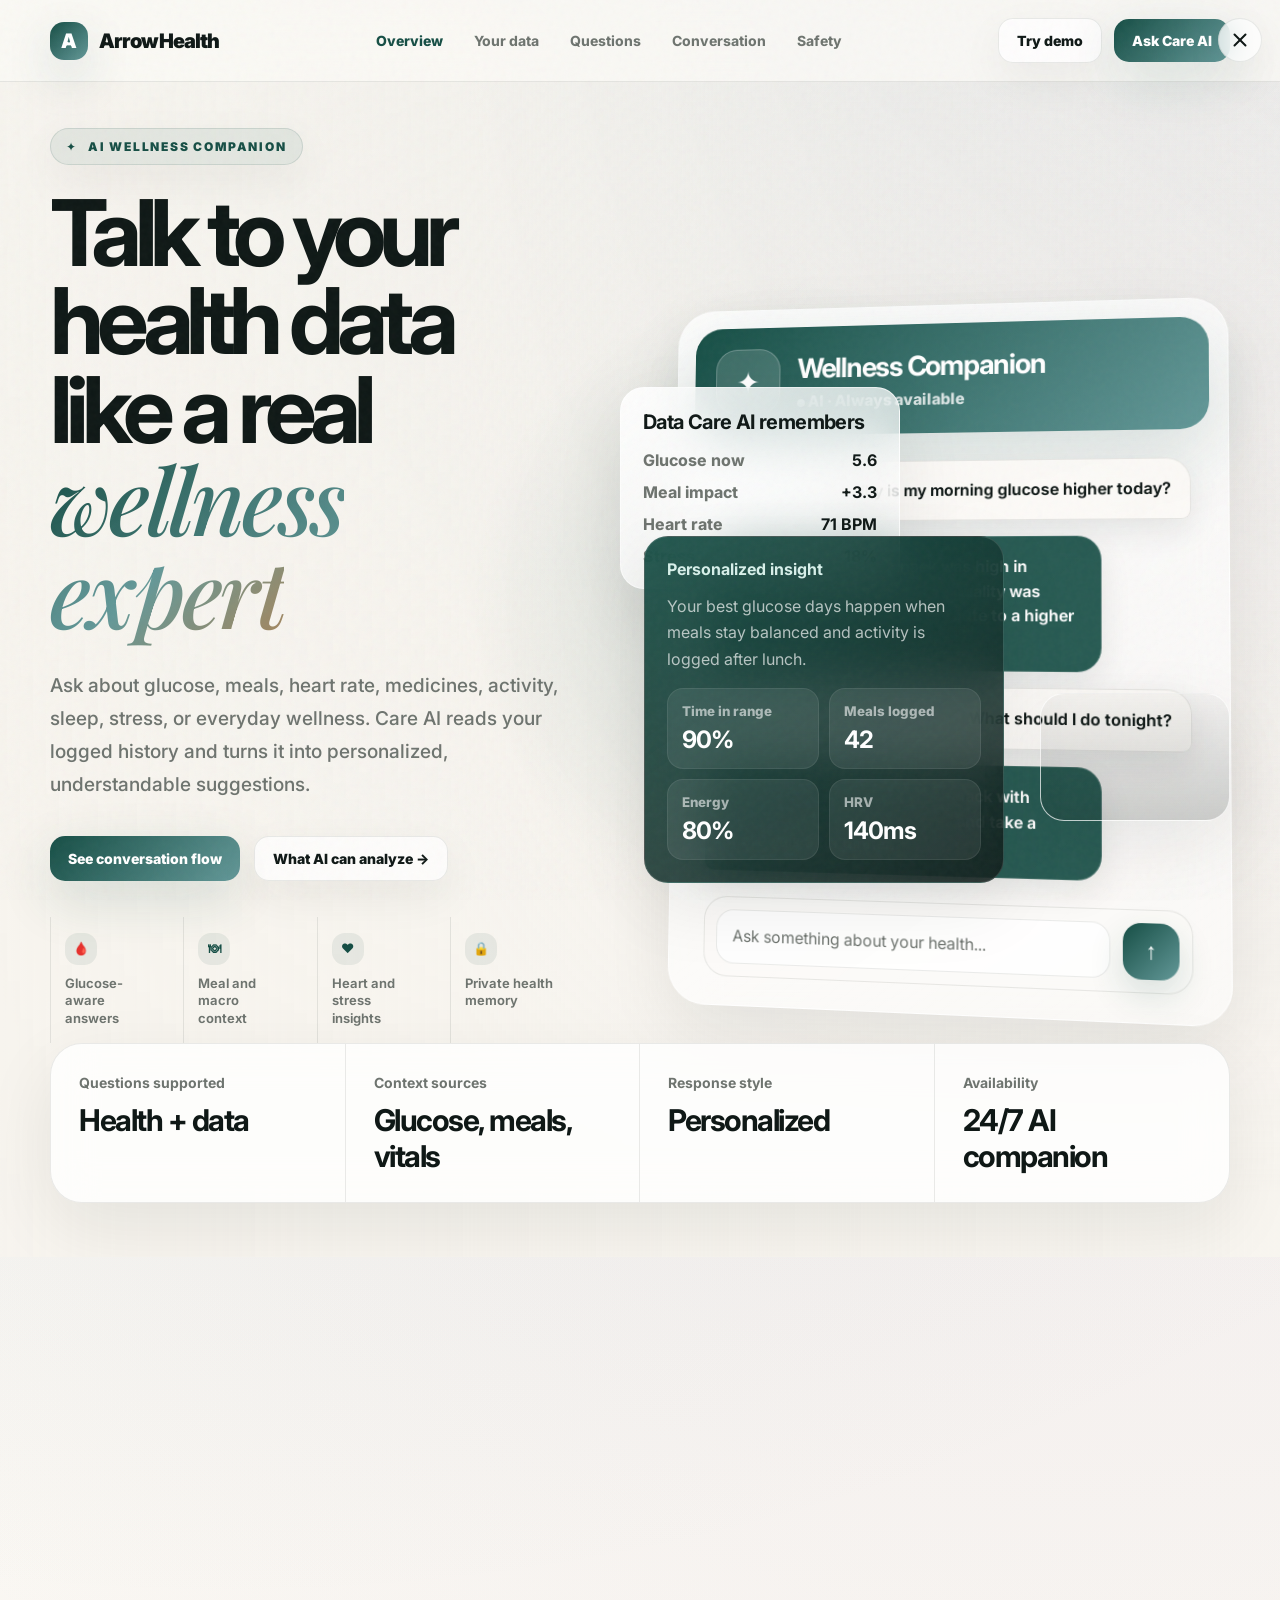
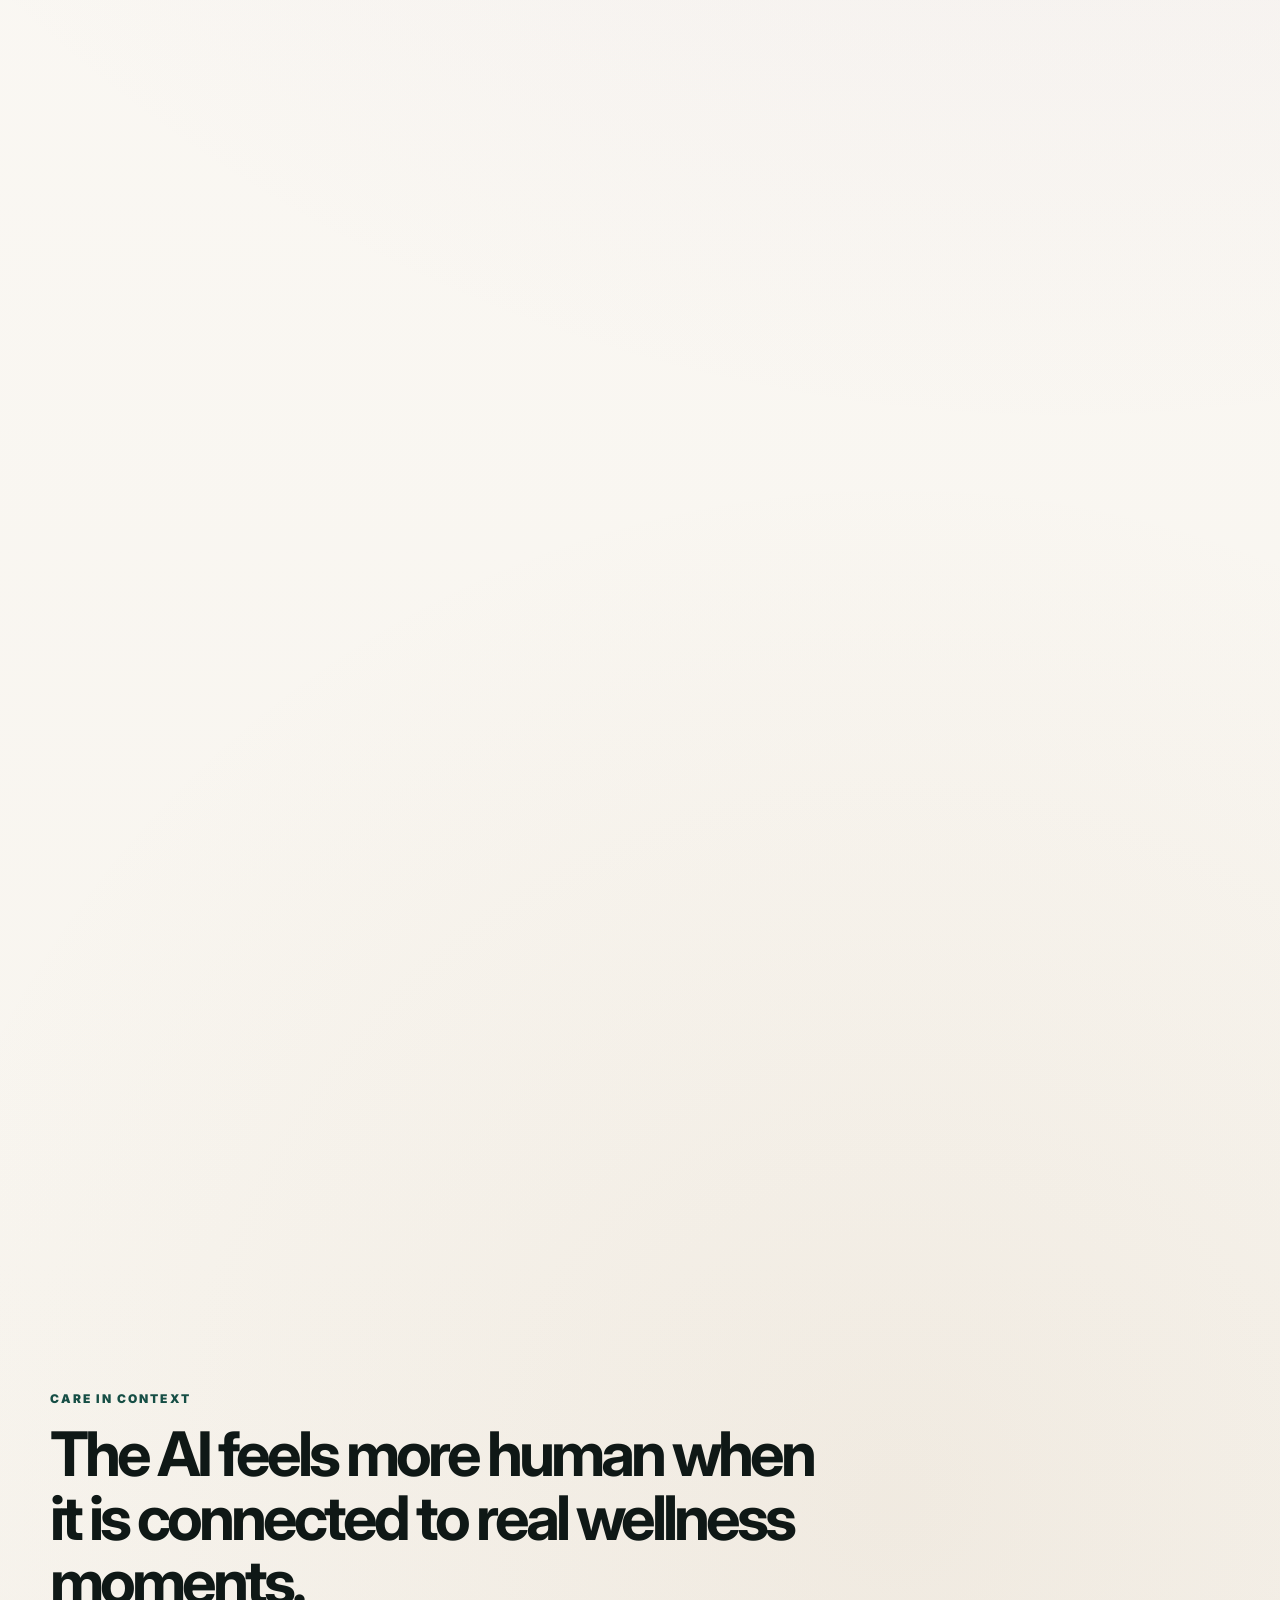
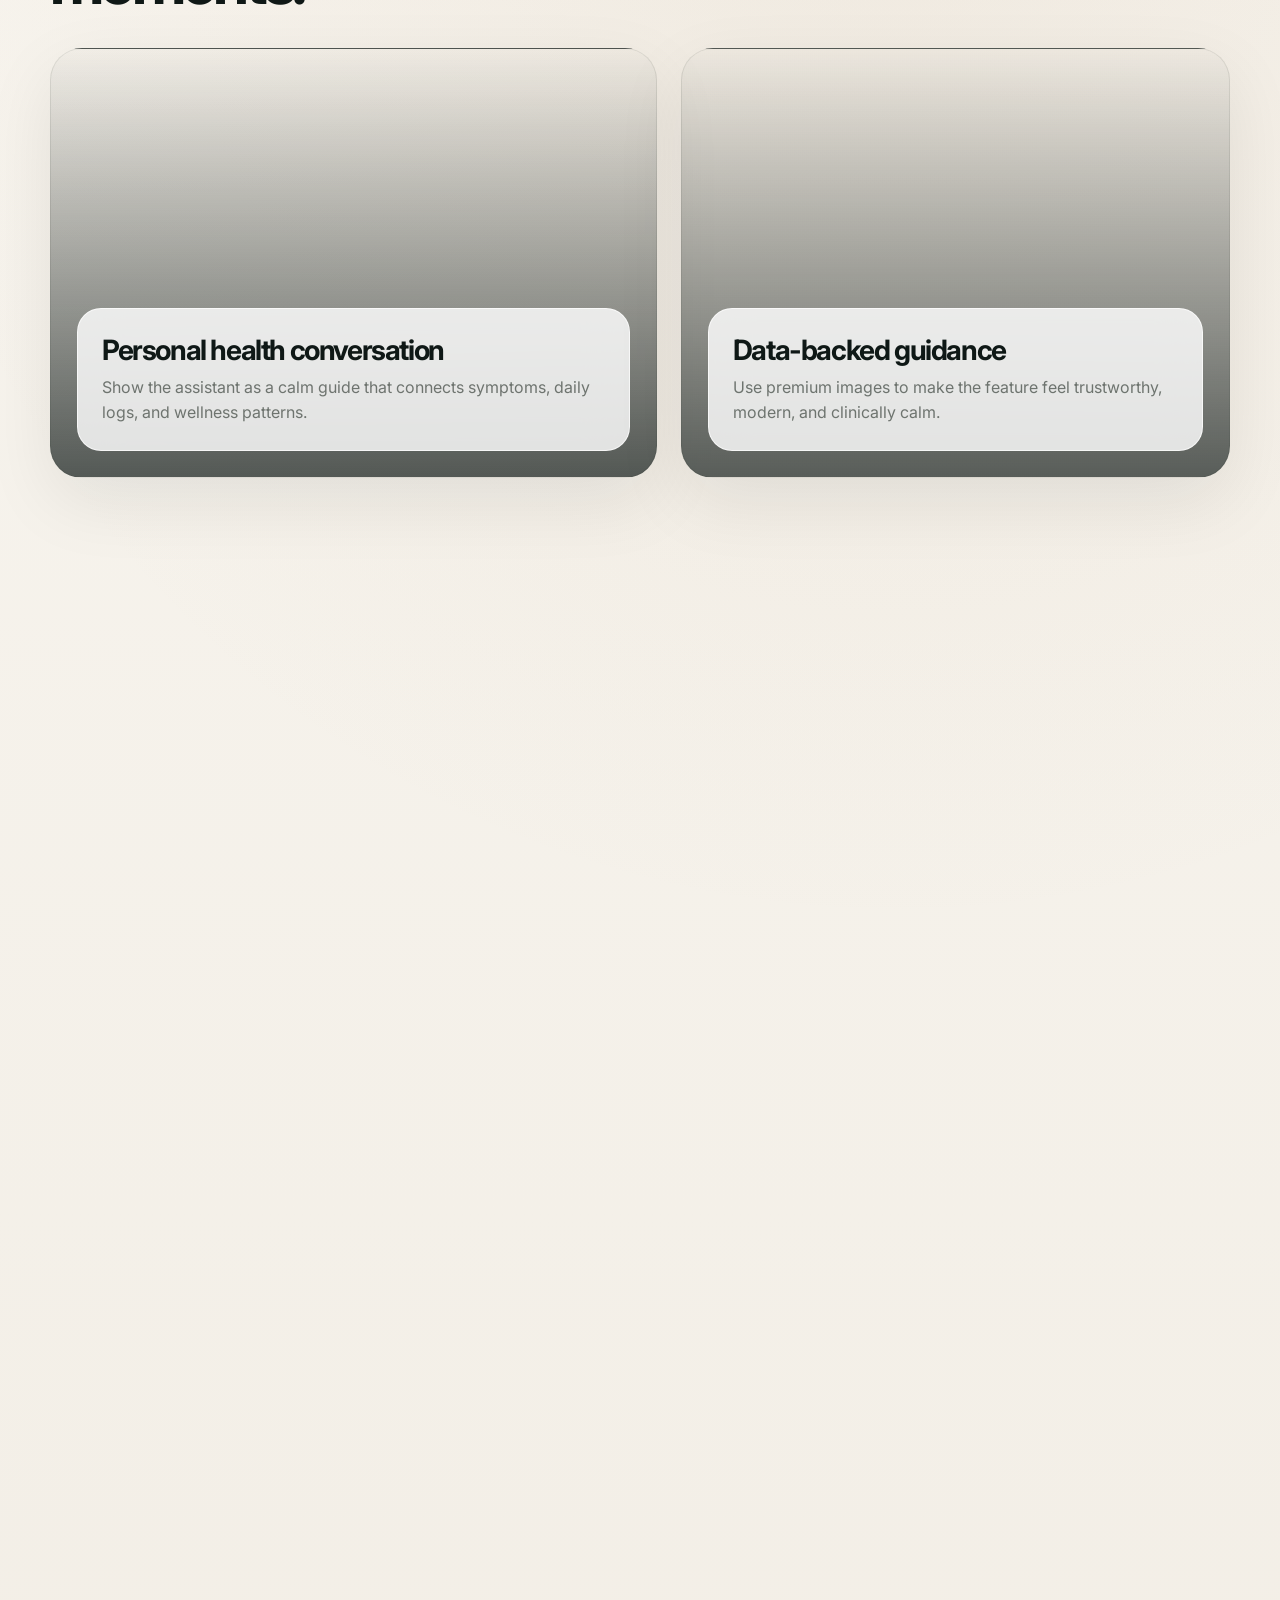
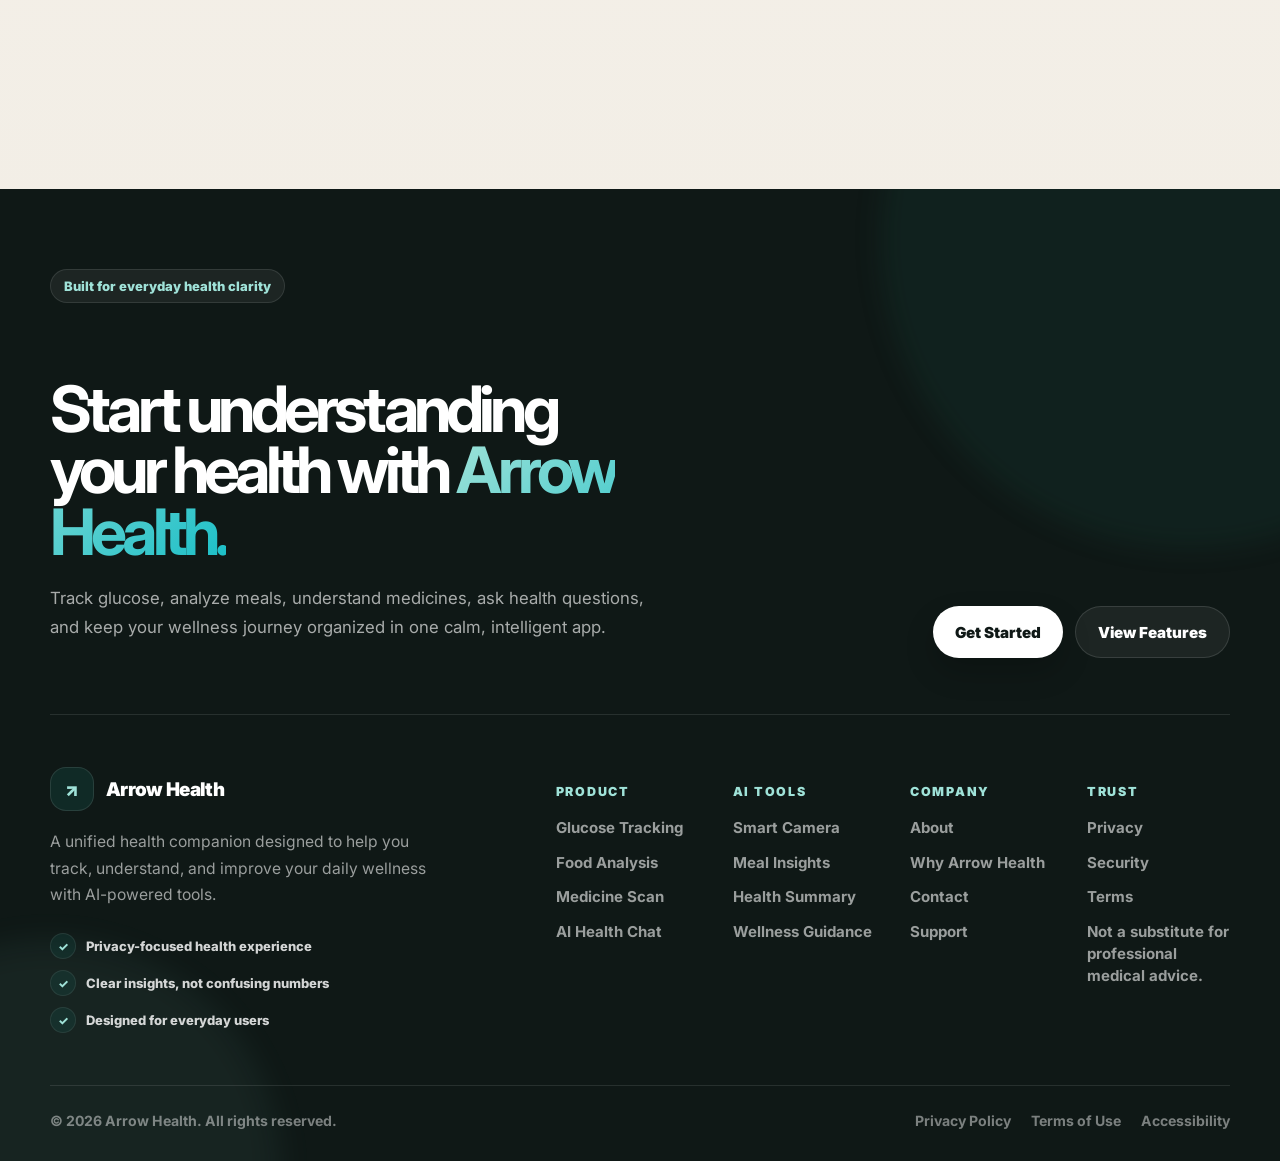
<file: ai_wellness.html>
<!DOCTYPE html>
<html lang="en">
<head>
  <meta charset="UTF-8" />
  <meta name="viewport" content="width=device-width, initial-scale=1.0" />
  <title>ArrowHealth — AI Wellness Companion</title>
  <link rel="preconnect" href="https://fonts.googleapis.com">
  <link rel="preconnect" href="https://fonts.gstatic.com" crossorigin>
  <link href="https://fonts.googleapis.com/css2?family=Inter:wght@400;500;600;700;800;900&family=Playfair+Display:ital,wght@1,500;1,600&display=swap" rel="stylesheet">
  <style>
    :root {
      /* Arrow Health Original Premium Palette */
      --bg-main: #F8F5EF;
      --bg-soft: #FCFAF7;
      --surface: #FFFFFF;
      --text-main: #18201E;
      --text-muted: #6E746F;
      --border-soft: rgba(24, 32, 30, 0.09);

      /* Brand Colors */
      --brand-primary: #164E45;
      --brand-secondary: #A9855A;
      --brand-dark: #0F1816;
      --brand-glow: rgba(22, 78, 69, 0.16);
      --hero-active-color: #639898;

      /* Muted Service Accents */
      --heart: #B75D69;
      --sleep: #4D5B8C;
      --activity: #B87942;
      --nutrition: #6F8B63;
      --hydration: #6697A7;
      --medicine: #5B9A86;
      --mood: #9A7BA8;
      --reports: #6D7680;
      --score: #B59B4A;

      --radius-lg: 32px;
      --radius-md: 22px;
      --radius-sm: 14px;
      --shadow-soft: 0 24px 70px rgba(15, 24, 22, 0.08);
      --shadow-card: 0 16px 45px rgba(15, 24, 22, 0.06);
    }

    * { box-sizing: border-box; }
    html { scroll-behavior: smooth; }

    body {
      margin: 0;
      font-family: Inter, system-ui, -apple-system, BlinkMacSystemFont, "Segoe UI", sans-serif;
      color: var(--text-main);
      background:
        radial-gradient(circle at 18% -8%, rgba(99, 152, 152, 0.20), transparent 32%),
        radial-gradient(circle at 83% 8%, rgba(154, 123, 168, 0.12), transparent 28%),
        radial-gradient(circle at 70% 52%, rgba(169, 133, 90, 0.09), transparent 32%),
        linear-gradient(180deg, var(--bg-soft) 0%, var(--bg-main) 48%, #F0EBE2 100%);
      overflow-x: hidden;
    }

    a { color: inherit; text-decoration: none; }

    .noise {
      position: fixed;
      inset: 0;
      pointer-events: none;
      opacity: .035;
      z-index: 40;
      background-image: url("data:image/svg+xml,%3Csvg viewBox='0 0 200 200' xmlns='http://www.w3.org/2000/svg'%3E%3Cfilter id='n'%3E%3CfeTurbulence type='fractalNoise' baseFrequency='.78' numOctaves='3' stitchTiles='stitch'/%3E%3C/filter%3E%3Crect width='100%25' height='100%25' filter='url(%23n)'/%3E%3C/svg%3E");
    }

    .nav {
      position: fixed;
      inset: 0 0 auto 0;
      z-index: 30;
      display: flex;
      justify-content: center;
      padding: 18px 22px;
      border-bottom: 1px solid var(--border-soft);
      background: rgba(252, 250, 247, .78);
      backdrop-filter: blur(24px);
    }

    .nav-inner {
      width: min(1180px, 100%);
      display: flex;
      align-items: center;
      justify-content: space-between;
      gap: 24px;
    }

    .brand {
      display: flex;
      align-items: center;
      gap: 11px;
      font-weight: 900;
      letter-spacing: -.045em;
      font-size: 20px;
      color: var(--brand-dark);
    }

    .brand-mark {
      width: 38px;
      height: 38px;
      display: grid;
      place-items: center;
      border-radius: 14px;
      color: #fff;
      background: linear-gradient(135deg, var(--brand-primary), var(--hero-active-color));
      box-shadow: 0 18px 48px var(--brand-glow);
    }

    .nav-links {
      display: flex;
      gap: 31px;
      color: var(--text-muted);
      font-size: 14px;
      font-weight: 750;
    }
    .nav-links a:hover { color: var(--brand-primary); }
    .nav-actions { display: flex; gap: 12px; align-items: center; }

    .btn {
      display: inline-flex;
      align-items: center;
      justify-content: center;
      gap: 10px;
      border-radius: 15px;
      padding: 13px 18px;
      color: var(--brand-dark);
      background: rgba(255,255,255,.72);
      border: 1px solid var(--border-soft);
      font-weight: 850;
      font-size: 14px;
      cursor: pointer;
      box-shadow: var(--shadow-card);
      transition: transform .25s ease, background .25s ease, box-shadow .25s ease;
    }
    .btn:hover { transform: translateY(-2px); background: var(--surface); box-shadow: 0 22px 60px rgba(15,24,22,.10); }
    .btn-primary {
      border: 0;
      color: #fff;
      background: linear-gradient(135deg, var(--brand-primary), var(--hero-active-color));
      box-shadow: 0 18px 54px var(--brand-glow);
    }

    .hero {
      position: relative;
      min-height: 930px;
      padding: 128px 22px 54px;
      display: flex;
      justify-content: center;
      overflow: hidden;
    }

    .hero-bg {
      position: absolute;
      inset: 0;
      background:
        linear-gradient(90deg, rgba(248,245,239,.98) 0%, rgba(248,245,239,.84) 36%, rgba(248,245,239,.42) 68%, rgba(248,245,239,.2) 100%),
        linear-gradient(180deg, rgba(248,245,239,.06) 0%, rgba(248,245,239,.94) 94%),
        url("https://images.unsplash.com/photo-1497366811353-6870744d04b2?auto=format&fit=crop&w=2300&q=86") center right / cover;
      opacity: .95;
      transform: scale(1.02);
    }
    .hero-bg::after {
      content: "";
      position: absolute;
      inset: 0;
      background: radial-gradient(circle at 62% 48%, rgba(22,78,69,.18), transparent 31%);
      pointer-events: none;
    }

    .hero-inner {
      width: min(1180px, 100%);
      position: relative;
      z-index: 2;
    }

    .hero-grid {
      min-height: 690px;
      display: grid;
      grid-template-columns: .92fr 1.08fr;
      align-items: center;
      gap: 50px;
    }

    .eyebrow {
      display: inline-flex;
      align-items: center;
      gap: 10px;
      margin-bottom: 24px;
      padding: 10px 15px;
      border-radius: 999px;
      color: var(--brand-primary);
      background: rgba(22,78,69,.08);
      border: 1px solid rgba(22,78,69,.12);
      text-transform: uppercase;
      letter-spacing: .15em;
      font-size: 12px;
      font-weight: 900;
      box-shadow: var(--shadow-card);
    }

    h1 {
      margin: 0;
      font-size: clamp(50px, 7.2vw, 92px);
      line-height: .96;
      letter-spacing: -.078em;
      max-width: 790px;
      color: var(--brand-dark);
    }

    .accent {
      color: transparent;
      background: linear-gradient(135deg, var(--brand-primary), var(--hero-active-color) 68%, var(--brand-secondary));
      -webkit-background-clip: text;
      background-clip: text;
    }

    .italic {
      font-family: "Playfair Display", serif;
      font-style: italic;
      font-weight: 500;
      letter-spacing: -.04em;
    }

    .hero-copy {
      margin: 28px 0 34px;
      max-width: 600px;
      color: var(--text-muted);
      font-size: 19px;
      line-height: 1.75;
      font-weight: 520;
    }
    .hero-actions { display: flex; flex-wrap: wrap; gap: 14px; }

    .trust-row {
      margin-top: 36px;
      display: grid;
      grid-template-columns: repeat(4, 1fr);
      gap: 14px;
      max-width: 680px;
    }
    .trust-item {
      padding: 16px 14px;
      border-left: 1px solid var(--border-soft);
      color: var(--text-muted);
      font-size: 13px;
      line-height: 1.35;
      font-weight: 650;
    }
    .trust-icon {
      width: 32px;
      height: 32px;
      display: grid;
      place-items: center;
      border-radius: 13px;
      background: rgba(22,78,69,.08);
      color: var(--brand-primary);
      margin-bottom: 10px;
    }

    .chat-stage {
      position: relative;
      min-height: 620px;
      perspective: 1200px;
    }

    .assistant-panel {
      position: absolute;
      right: 1%;
      top: 4%;
      width: min(560px, 100%);
      border-radius: 38px;
      padding: 18px;
      background: linear-gradient(145deg, rgba(255,255,255,.86), rgba(255,255,255,.48));
      border: 1px solid rgba(255,255,255,.72);
      box-shadow: var(--shadow-soft);
      backdrop-filter: blur(24px);
      animation: panelFloat 7s ease-in-out infinite;
      transform: rotateY(-7deg) rotateX(3deg);
    }

    .assistant-header {
      min-height: 108px;
      border-radius: 28px;
      padding: 22px;
      display: flex;
      align-items: center;
      gap: 18px;
      color: #fff;
      background: linear-gradient(135deg, var(--brand-primary), var(--hero-active-color));
      box-shadow: 0 26px 70px var(--brand-glow);
    }

    .ai-logo {
      width: 68px;
      height: 68px;
      border-radius: 22px;
      display: grid;
      place-items: center;
      background: rgba(255,255,255,.15);
      border: 1px solid rgba(255,255,255,.25);
      font-size: 30px;
    }
    .assistant-header h3 { margin: 0 0 7px; font-size: 28px; letter-spacing: -.045em; }
    .assistant-header p { margin: 0; color: rgba(255,255,255,.8); font-weight: 800; }

    .chat-body {
      padding: 28px 18px 10px;
      display: grid;
      gap: 16px;
    }
    .bubble {
      width: fit-content;
      max-width: 82%;
      padding: 17px 18px;
      border-radius: 24px;
      line-height: 1.55;
      font-weight: 650;
      box-shadow: 0 12px 32px rgba(15,24,22,.09);
      animation: messageIn .8s ease both;
    }
    .bubble.user {
      justify-self: end;
      color: var(--brand-dark);
      background: rgba(252,250,247,.92);
      border: 1px solid var(--border-soft);
      border-bottom-right-radius: 9px;
      animation-delay: .25s;
    }
    .bubble.ai {
      justify-self: start;
      background: rgba(22,78,69,.92);
      border: 1px solid rgba(255,255,255,.12);
      border-bottom-left-radius: 9px;
      color: #fff;
      animation-delay: .5s;
    }
    .bubble.ai strong { color: #D8F0EA; }

    .prompt-row {
      display: grid;
      grid-template-columns: 1fr auto;
      gap: 12px;
      margin-top: 10px;
      padding: 12px;
      border-radius: 24px;
      background: rgba(252,250,247,.76);
      border: 1px solid var(--border-soft);
    }
    .prompt-input {
      padding: 15px 16px;
      border-radius: 18px;
      color: var(--text-muted);
      background: rgba(255,255,255,.78);
      border: 1px solid var(--border-soft);
    }
    .send-btn {
      width: 54px;
      height: 54px;
      border: 0;
      border-radius: 18px;
      background: linear-gradient(135deg, var(--brand-primary), var(--hero-active-color));
      color: #fff;
      font-weight: 900;
      font-size: 22px;
      box-shadow: 0 14px 34px var(--brand-glow);
    }

    .floating-card {
      position: absolute;
      border-radius: 24px;
      padding: 22px;
      box-shadow: var(--shadow-soft);
      backdrop-filter: blur(24px);
      animation: float 7s ease-in-out infinite;
    }
    .memory-card {
      left: 0;
      top: 18%;
      width: 280px;
      color: var(--brand-dark);
      background: linear-gradient(145deg, rgba(255,255,255,.90), rgba(255,255,255,.58));
      border: 1px solid rgba(255,255,255,.72);
      animation-delay: -2s;
    }
    .memory-card h4 { margin: 0 0 16px; letter-spacing: -.03em; font-size: 20px; }
    .memory-list { display: grid; gap: 12px; }
    .memory-row { display: flex; justify-content: space-between; gap: 12px; color: var(--text-muted); font-weight: 750; }
    .memory-row strong { color: var(--brand-dark); }

    .insight-card {
      left: 4%;
      bottom: 2%;
      width: 360px;
      color: #fff;
      background: linear-gradient(145deg, rgba(22,78,69,.94), rgba(15,24,22,.82));
      border: 1px solid rgba(255,255,255,.12);
      animation-delay: -3.6s;
    }
    .insight-card h4 { margin: 0 0 14px; color: #D8F0EA; }
    .insight-grid { display: grid; grid-template-columns: repeat(2, 1fr); gap: 10px; margin-top: 16px; }
    .insight-stat { padding: 14px; border-radius: 16px; background: rgba(255,255,255,.08); border: 1px solid rgba(255,255,255,.08); }
    .insight-stat small { color: rgba(255,255,255,.58); font-weight: 800; display: block; margin-bottom: 6px; }
    .insight-stat strong { font-size: 24px; letter-spacing: -.045em; }

    .hero-photo-card {
      position: absolute;
      right: 0;
      bottom: 12%;
      width: 190px;
      height: 128px;
      border-radius: 24px;
      overflow: hidden;
      border: 1px solid rgba(255,255,255,.72);
      box-shadow: var(--shadow-soft);
      background:
        linear-gradient(180deg, rgba(15,24,22,.04), rgba(15,24,22,.20)),
        url("https://images.unsplash.com/photo-1511174511562-5f7f18b874f8?auto=format&fit=crop&w=900&q=86") center / cover;
      animation: photoFloat 6.4s ease-in-out infinite;
    }

    .overview-bar {
      display: grid;
      grid-template-columns: repeat(4, 1fr);
      overflow: hidden;
      border-radius: var(--radius-lg);
      background: rgba(255,255,255,.78);
      border: 1px solid var(--border-soft);
      box-shadow: var(--shadow-soft);
      backdrop-filter: blur(22px);
    }
    .overview-item { padding: 28px; border-right: 1px solid var(--border-soft); }
    .overview-item:last-child { border-right: 0; }
    .overview-item span { color: var(--text-muted); font-size: 14px; font-weight: 700; }
    .overview-item strong { display: block; margin-top: 10px; font-size: 30px; letter-spacing: -.05em; color: var(--brand-dark); }

    section {
      position: relative;
      z-index: 2;
      display: flex;
      justify-content: center;
      padding: 90px 22px;
    }
    .section-inner { width: min(1180px, 100%); }
    .section-kicker {
      color: var(--brand-primary);
      font-size: 12px;
      font-weight: 900;
      letter-spacing: .17em;
      text-transform: uppercase;
      margin-bottom: 16px;
    }
    .section-title {
      margin: 0;
      max-width: 800px;
      font-size: clamp(36px, 4.8vw, 66px);
      line-height: 1.04;
      letter-spacing: -.065em;
      color: var(--brand-dark);
    }
    .section-copy {
      max-width: 560px;
      color: var(--text-muted);
      line-height: 1.75;
      font-size: 17px;
      font-weight: 520;
    }
    .glass {
      background: rgba(255,255,255,.74);
      border: 1px solid var(--border-soft);
      border-radius: var(--radius-lg);
      backdrop-filter: blur(22px);
      box-shadow: var(--shadow-card);
    }

    .capability-grid {
      display: grid;
      grid-template-columns: .9fr 1.1fr;
      gap: 36px;
      align-items: start;
    }
    .cap-list { display: grid; gap: 16px; margin-top: 36px; }
    .cap-item {
      display: grid;
      grid-template-columns: 60px 1fr;
      gap: 18px;
      padding: 20px;
      border-radius: 24px;
      background: rgba(255,255,255,.70);
      border: 1px solid var(--border-soft);
      box-shadow: var(--shadow-card);
      transition: .25s ease;
    }
    .cap-item:hover { transform: translateX(8px); background: var(--surface); box-shadow: var(--shadow-soft); }
    .cap-icon {
      width: 56px;
      height: 56px;
      display: grid;
      place-items: center;
      border-radius: 19px;
      color: #fff;
      background: linear-gradient(135deg, var(--brand-primary), var(--hero-active-color));
      font-size: 23px;
    }
    .cap-item h3 { margin: 0 0 7px; font-size: 20px; color: var(--brand-dark); }
    .cap-item p { margin: 0; color: var(--text-muted); line-height: 1.6; }

    .data-panel { padding: 32px; }
    .data-panel-head { display: flex; justify-content: space-between; gap: 20px; align-items: center; margin-bottom: 24px; }
    .data-panel-head h3 { margin: 0; font-size: 28px; letter-spacing: -.045em; color: var(--brand-dark); }
    .data-stack { display: grid; gap: 14px; }
    .data-row {
      display: grid;
      grid-template-columns: 54px 1fr auto;
      align-items: center;
      gap: 16px;
      padding: 16px;
      border-radius: 20px;
      background: rgba(252,250,247,.74);
      border: 1px solid var(--border-soft);
    }
    .data-row-icon {
      width: 50px;
      height: 50px;
      display: grid;
      place-items: center;
      border-radius: 17px;
      background: rgba(22,78,69,.09);
      color: var(--brand-primary);
      font-size: 22px;
    }
    .data-row strong { display: block; margin-bottom: 4px; color: var(--brand-dark); }
    .data-row span { color: var(--text-muted); font-size: 14px; }
    .tag {
      padding: 9px 12px;
      border-radius: 999px;
      font-size: 12px;
      font-weight: 900;
      background: rgba(111,139,99,.13);
      color: var(--nutrition);
      white-space: nowrap;
    }
    .tag.warn { color: var(--activity); background: rgba(184,121,66,.13); }
    .tag.blue { color: var(--sleep); background: rgba(77,91,140,.12); }

    .questions-section { padding-top: 40px; }
    .question-grid {
      margin-top: 38px;
      display: grid;
      grid-template-columns: repeat(3, 1fr);
      gap: 18px;
    }
    .question-card {
      min-height: 245px;
      padding: 26px;
      border-radius: var(--radius-lg);
      background: rgba(255,255,255,.74);
      border: 1px solid var(--border-soft);
      box-shadow: var(--shadow-card);
      transition: .25s ease;
      position: relative;
      overflow: hidden;
    }
    .question-card:hover { transform: translateY(-7px); box-shadow: var(--shadow-soft); }
    .question-card::after {
      content: "";
      position: absolute;
      width: 150px;
      height: 150px;
      right: -60px;
      bottom: -60px;
      border-radius: 50%;
      background: rgba(22,78,69,.08);
    }
    .question-card h3 { margin: 18px 0 12px; font-size: 24px; letter-spacing: -.045em; color: var(--brand-dark); }
    .question-card p { margin: 0; color: var(--text-muted); line-height: 1.65; }

    .image-story {
      padding-top: 40px;
    }
    .image-story-grid {
      display: grid;
      grid-template-columns: 1.05fr .95fr;
      gap: 24px;
      align-items: stretch;
      margin-top: 34px;
    }
    .story-photo {
      min-height: 430px;
      border-radius: var(--radius-lg);
      overflow: hidden;
      position: relative;
      border: 1px solid var(--border-soft);
      box-shadow: var(--shadow-soft);
      background:
        linear-gradient(180deg, rgba(15,24,22,.02), rgba(15,24,22,.70)),
        url("https://images.unsplash.com/photo-1505751172876-fa1923c5c528?auto=format&fit=crop&w=1600&q=86") center / cover;
    }
    .story-photo.second {
      background:
        linear-gradient(180deg, rgba(15,24,22,.02), rgba(15,24,22,.68)),
        url("https://images.unsplash.com/photo-1559757175-0eb30cd8c063?auto=format&fit=crop&w=1600&q=86") center / cover;
    }
    .story-caption {
      position: absolute;
      left: 26px;
      right: 26px;
      bottom: 26px;
      padding: 24px;
      border-radius: 24px;
      background: rgba(255,255,255,.82);
      color: var(--brand-dark);
      backdrop-filter: blur(20px);
      border: 1px solid rgba(255,255,255,.70);
    }
    .story-caption h3 { margin: 0 0 8px; font-size: 28px; letter-spacing: -.05em; }
    .story-caption p { margin: 0; color: var(--text-muted); line-height: 1.6; }

    .conversation { padding-top: 48px; }
    .conversation-grid {
      display: grid;
      grid-template-columns: 1fr 1fr;
      gap: 30px;
      align-items: center;
    }
    .phone-chat {
      padding: 28px;
      border-radius: 38px;
      background: rgba(255,255,255,.74);
      border: 1px solid var(--border-soft);
      box-shadow: var(--shadow-soft);
    }
    .phone-top {
      display: flex;
      align-items: center;
      gap: 14px;
      padding: 18px;
      border-radius: 24px;
      background: linear-gradient(135deg, var(--brand-primary), var(--hero-active-color));
      color: #fff;
    }
    .chat-messages { display: grid; gap: 14px; margin-top: 22px; }
    .sample-bubble {
      padding: 18px;
      border-radius: 22px;
      line-height: 1.6;
      font-weight: 650;
    }
    .sample-bubble.user { margin-left: auto; max-width: 78%; color: var(--brand-dark); background: rgba(252,250,247,.92); border: 1px solid var(--border-soft); border-bottom-right-radius: 8px; }
    .sample-bubble.ai { max-width: 88%; color: #fff; background: rgba(22,78,69,.92); border: 1px solid rgba(255,255,255,.11); border-bottom-left-radius: 8px; }

    .safety-note {
      margin-top: 22px;
      padding: 18px;
      border-radius: 20px;
      background: rgba(184,121,66,.10);
      border: 1px solid rgba(184,121,66,.14);
      color: #7F5F3E;
      line-height: 1.65;
      font-weight: 650;
    }

    .cta {
      padding-top: 20px;
      padding-bottom: 120px;
    }
    .cta-card {
      width: min(1180px, 100%);
      text-align: center;
      padding: 62px;
      border-radius: var(--radius-lg);
      background:
        radial-gradient(circle at 50% 0%, rgba(99,152,152,.20), transparent 34%),
        rgba(255,255,255,.74);
      border: 1px solid var(--border-soft);
      box-shadow: var(--shadow-soft);
    }
    .cta-card h2 {
      margin: 0 auto 18px;
      max-width: 850px;
      font-size: clamp(36px, 4.8vw, 66px);
      line-height: 1.04;
      letter-spacing: -.065em;
      color: var(--brand-dark);
    }
    .cta-card p { max-width: 680px; margin: 0 auto 30px; color: var(--text-muted); line-height: 1.75; }

    .reveal { opacity: 0; transform: translateY(24px); animation: reveal .9s ease forwards; }
    .delay-1 { animation-delay: .12s; }
    .delay-2 { animation-delay: .24s; }
    .delay-3 { animation-delay: .36s; }

    @keyframes reveal { to { opacity: 1; transform: translateY(0); } }
    @keyframes float { 0%,100% { transform: translateY(0); } 50% { transform: translateY(-16px); } }
    @keyframes panelFloat {
      0%,100% { transform: rotateY(-7deg) rotateX(3deg) translateY(0); }
      50% { transform: rotateY(-4deg) rotateX(2deg) translateY(-14px); }
    }
    @keyframes photoFloat {
      0%,100% { transform: translateY(0) rotate(0deg); }
      50% { transform: translateY(-14px) rotate(2deg); }
    }
    @keyframes messageIn {
      from { opacity: 0; transform: translateY(18px) scale(.98); }
      to { opacity: 1; transform: translateY(0) scale(1); }
    }
    .pulse-dot {
      width: 8px;
      height: 8px;
      border-radius: 50%;
      background: #D8F0EA;
      display: inline-block;
      box-shadow: 0 0 0 rgba(216,240,234,.7);
      animation: pulse 2s infinite;
    }
    @keyframes pulse {
      0% { box-shadow: 0 0 0 0 rgba(216,240,234,.7); }
      70% { box-shadow: 0 0 0 12px rgba(216,240,234,0); }
      100% { box-shadow: 0 0 0 0 rgba(216,240,234,0); }
    }

    @media (max-width: 980px) {
      .nav-links { display: none; }
      .hero-grid, .capability-grid, .conversation-grid, .image-story-grid { grid-template-columns: 1fr; }
      .hero { padding-top: 108px; min-height: auto; }
      .chat-stage { min-height: 690px; }
      .assistant-panel { left: 50%; right: auto; transform: translateX(-50%); }
      .overview-bar, .question-grid { grid-template-columns: repeat(2, 1fr); }
      .trust-row { grid-template-columns: repeat(2, 1fr); }
    }
    @media (max-width: 640px) {
      .nav-actions .btn:first-child { display: none; }
      .chat-stage { display: none; }
      .overview-bar, .question-grid, .trust-row { grid-template-columns: 1fr; }
      .overview-item { border-right: 0; border-bottom: 1px solid var(--border-soft); }
      h1 { font-size: 54px; }
      .hero-actions .btn { width: 100%; }
      .cta-card { padding: 34px 22px; }
      .data-row { grid-template-columns: 1fr; }
    }
  
/* ─── Close Button ─── */
    .close-btn {
      position: fixed;
      top: 18px;
      right: 18px;
      width: 44px;
      height: 44px;
      border-radius: 50%;
      background: rgba(255,255,255,0.72);
      border: 1px solid var(--border-soft);
      display: flex;
      align-items: center;
      justify-content: center;
      color: var(--brand-dark);
      z-index: 100;
      transition: all 0.3s cubic-bezier(0.4, 0, 0.2, 1);
      cursor: pointer;
      backdrop-filter: blur(12px);
      box-shadow: var(--shadow-card);
    }
    .close-btn:hover {
      background: var(--brand-primary);
      color: #fff;
      transform: rotate(90deg) scale(1.1);
      border-color: transparent;
      box-shadow: 0 12px 32px var(--brand-glow);
    }

    

/* ─── Footer ─── */
    .arrow-footer {
      background: var(--brand-dark);
      color: white;
      padding: 80px 24px 32px;
      position: relative;
      overflow: hidden;
    }
    .arrow-footer::before {
      content: "";
      position: absolute;
      width: 620px; height: 620px;
      right: -220px; top: -260px;
      border-radius: 50%;
      background: rgba(22,78,69,.18);
      filter: blur(12px);
      pointer-events: none;
    }
    .arrow-footer::after {
      content: "";
      position: absolute;
      width: 460px; height: 460px;
      left: -180px; bottom: -240px;
      border-radius: 50%;
      background: rgba(159,226,216,.06);
      filter: blur(16px);
      pointer-events: none;
    }
    .footer-container { width: min(1180px, 100%); margin: 0 auto; position: relative; z-index: 2; }
    .footer-top { display: grid; grid-template-columns: 1.1fr 0.9fr; gap: 48px; align-items: end; padding-bottom: 56px; border-bottom: 1px solid rgba(255,255,255,.10); }
    .footer-eyebrow { display: inline-flex; align-items: center; gap: 8px; padding: 8px 13px; border-radius: 999px; background: rgba(255,255,255,.06); border: 1px solid rgba(255,255,255,.10); color: #9FE2D8; font-size: 13px; font-weight: 850; margin-bottom: 22px; }
    .footer-title { font-size: clamp(2.4rem, 5vw, 5.2rem); line-height: 0.96; letter-spacing: -0.075em; max-width: 780px; margin-bottom: 22px; font-weight: 700; }
    .footer-title span { background: linear-gradient(135deg, #9FE2D8, #18BEC7); -webkit-background-clip: text; -webkit-text-fill-color: transparent; background-clip: text; }
    .footer-description { color: rgba(255,255,255,.64); font-size: 1.05rem; line-height: 1.7; max-width: 620px; }
    .footer-cta-area { display: flex; justify-content: flex-end; gap: 12px; flex-wrap: wrap; }
    .footer-btn { display: inline-flex; align-items: center; justify-content: center; min-height: 52px; padding: 0 22px; border-radius: 999px; text-decoration: none; font-weight: 900; font-size: 0.95rem; transition: transform .25s ease, box-shadow .25s ease; white-space: nowrap; }
    .footer-btn.primary { background: white; color: var(--brand-dark); box-shadow: 0 14px 30px rgba(0,0,0,.2); }
    .footer-btn.primary:hover { transform: translateY(-2px); box-shadow: 0 18px 40px rgba(0,0,0,.3); }
    .footer-btn.secondary { color: white; background: rgba(255,255,255,.06); border: 1px solid rgba(255,255,255,.12); }
    .footer-btn.secondary:hover { transform: translateY(-2px); background: rgba(255,255,255,.10); }
    .footer-main { display: grid; grid-template-columns: 1.2fr 1.8fr; gap: 56px; padding: 52px 0; border-bottom: 1px solid rgba(255,255,255,.10); }
    .footer-brand { max-width: 390px; }
    .footer-logo { display: flex; align-items: center; gap: 12px; font-size: 1.18rem; font-weight: 950; letter-spacing: -0.035em; margin-bottom: 18px; }
    .footer-logo-mark { width: 44px; height: 44px; border-radius: 16px; display: grid; place-items: center; background: rgba(22,78,69,.35); border: 1px solid rgba(255,255,255,.10); color: #9FE2D8; font-weight: 950; font-size: 18px; }
    .footer-brand p { color: rgba(255,255,255,.58); font-size: 0.98rem; line-height: 1.7; margin-bottom: 24px; }
    .footer-trust-list { display: grid; gap: 11px; }
    .footer-trust-item { display: flex; align-items: center; gap: 10px; color: rgba(255,255,255,.82); font-size: 13px; font-weight: 800; }
    .footer-trust-dot { width: 26px; height: 26px; border-radius: 50%; display: grid; place-items: center; background: rgba(22,78,69,.30); color: #9FE2D8; border: 1px solid rgba(255,255,255,.08); font-size: 12px; flex: 0 0 auto; }
    .footer-links-grid { display: grid; grid-template-columns: repeat(4,1fr); gap: 34px; }
    .footer-col h4 { font-size: 0.78rem; text-transform: uppercase; letter-spacing: 0.14em; color: #9FE2D8; margin-bottom: 18px; font-weight: 900; }
    .footer-col a, .footer-col span { display: block; color: rgba(255,255,255,.58); text-decoration: none; font-size: 0.94rem; font-weight: 700; margin-bottom: 13px; line-height: 1.45; transition: color .2s ease, transform .2s ease; }
    .footer-col a:hover { color: white; transform: translateX(2px); }
    .footer-bottom-bar { display: flex; justify-content: space-between; align-items: center; gap: 20px; padding-top: 26px; color: rgba(255,255,255,.45); font-size: 0.88rem; font-weight: 700; }
    .footer-bottom-links { display: flex; gap: 20px; flex-wrap: wrap; }
    .footer-bottom-links a { color: rgba(255,255,255,.45); text-decoration: none; transition: color .2s ease; }
    .footer-bottom-links a:hover { color: white; }

    /* ─── Animations ─── */
    @keyframes softFloat {
      0%, 100% { transform: translateX(-40px) translateY(0); }
      50% { transform: translateX(-40px) translateY(-14px); }
    }
    @keyframes floatCard {
      0%, 100% { transform: translateY(0); }
      50% { transform: translateY(-12px); }
    }
    @keyframes pulse {
      0% { box-shadow: 0 0 0 0 rgba(111,139,99,.58); }
      70% { box-shadow: 0 0 0 12px rgba(111,139,99,0); }
      100% { box-shadow: 0 0 0 0 rgba(111,139,99,0); }
    }
    @keyframes actPulse {
      0% { box-shadow: 0 0 0 0 rgba(111,139,99,.7); }
      70% { box-shadow: 0 0 0 10px rgba(111,139,99,0); }
      100% { box-shadow: 0 0 0 0 rgba(111,139,99,0); }
    }
    @keyframes routeGlow {
      0%, 100% { opacity: .45; transform: scaleX(.8); }
      50% { opacity: 1; transform: scaleX(1); }
    }
    @keyframes pinBounce {
      0%, 100% { translate: 0 0; }
      50% { translate: 0 -8px; }
    }
    @keyframes growWidth {
      from { width: 0; }
      to { width: 28%; }
    }
    @keyframes barRise {
      from { transform: scaleY(0); opacity: .2; }
      to { transform: scaleY(1); opacity: 1; }
    }
    @keyframes wheelSpin {
      0%, 100% { transform: rotate(0deg) scale(1); }
      50% { transform: rotate(4deg) scale(1.04); }
    }
    @keyframes heartPulse {
      0%, 100% { transform: scale(1); }
      50% { transform: scale(1.06); }
    }
    @keyframes chatIn {
      to { opacity: 1; transform: translateY(0) scale(1); }
    }
    .reveal { opacity: 0; transform: translateY(24px); animation: reveal .9s ease forwards; }
    .delay-1 { animation-delay: .12s; }
    .delay-2 { animation-delay: .24s; }
    .delay-3 { animation-delay: .36s; }
    @keyframes reveal { to { opacity: 1; transform: translateY(0); } }

    /* ─── Responsive ─── */
    @media (max-width: 1100px) {
      .nav-links { display: none; }
      .hero-inner, .ai-inner { grid-template-columns: 1fr; }
      .hero-visual { min-height: 500px; }
      .grid-top { grid-template-columns: 1fr; }
      .grid-bottom { grid-template-columns: 1fr 1fr; }
      .cta-strip { grid-template-columns: 100px 1fr; }
      .footer-top, .footer-main { grid-template-columns: 1fr; }
      .footer-cta-area { justify-content: flex-start; }
      .footer-links-grid { grid-template-columns: repeat(2,1fr); }
    }
    @media (max-width: 720px) {
      .container, .nav-inner { width: min(100% - 28px, 1320px); }
      .nav-actions .icon-btn, .nav-actions .profile-dot { display: none; }
      .hero { min-height: auto; }
      .hero-inner { min-height: auto; padding: 42px 0 70px; }
      .hero-visual { display: none; }
      h1 { font-size: 48px; }
      .overview-layout { grid-template-columns: 1fr; }
      .overview-mini-grid { grid-template-columns: 1fr; }
      .weekly-summary-row { grid-template-columns: 1fr 1fr; }
      .grid-bottom { grid-template-columns: 1fr; }
      .download-card { grid-template-columns: 1fr; }
      .cta-strip { grid-template-columns: 1fr; text-align: center; justify-items: center; }
      .footer-links-grid { grid-template-columns: 1fr; }
      .footer-bottom-bar { flex-direction: column; align-items: flex-start; }
    }
  

    .btn-primary:hover {
      background: linear-gradient(135deg, var(--hero-active-color), var(--brand-primary)) !important;
      color: #fff !important;
    }
    .nav-links a { transition: color 0.3s; }
    .nav-links a.active {
      color: var(--brand-primary) !important;
      font-weight: 800 !important;
    }


    /* ════════════════════════════════════════════════════
       MOBILE RESPONSIVE — ai_wellness.html
       Desktop/laptop layout completely untouched above.
       These rules only apply at ≤768px and ≤480px.
    ════════════════════════════════════════════════════ */

    @media (max-width: 768px) {

      /* ── Nav ── */
      .nav { padding: 14px 16px; }
      .nav-inner { gap: 12px; }
      .nav-links { display: none; }
      .nav-actions .btn:not(.btn-primary) { display: none; }
      .brand { font-size: 17px; gap: 10px; }
      .brand-mark { width: 34px; height: 34px; border-radius: 11px; }

      /* ── Hero ── */
      .hero {
        min-height: auto;
        padding: 100px 18px 40px;
      }
      .hero-grid {
        grid-template-columns: 1fr;
        gap: 32px;
        min-height: auto;
      }
      h1 {
        font-size: clamp(38px, 9vw, 56px);
        line-height: 1;
        max-width: 100%;
      }
      .hero-copy { font-size: 16px; line-height: 1.7; margin: 20px 0 24px; }
      .eyebrow { font-size: 11px; padding: 8px 12px; margin-bottom: 16px; }
      .hero-actions { flex-direction: column; gap: 10px; }
      .hero-actions .btn { width: 100%; justify-content: center; }

      /* ── Trust Row ── */
      .trust-row {
        grid-template-columns: 1fr 1fr;
        gap: 10px;
        max-width: 100%;
        margin-top: 24px;
      }
      .trust-item { padding: 12px 10px; font-size: 12px; }
      .trust-icon { width: 28px; height: 28px; font-size: 14px; border-radius: 10px; }

      /* ── Chat Stage (hero right panel) ── */
      .chat-stage {
        min-height: auto;
        perspective: none;
        position: relative;
        height: auto;
      }
      .assistant-panel {
        position: relative;
        right: auto;
        top: auto;
        width: 100%;
        transform: none !important;
        animation: none;
        border-radius: 28px;
        padding: 14px;
      }
      .assistant-header {
        min-height: auto;
        padding: 18px;
        border-radius: 22px;
        gap: 14px;
      }
      .ai-logo { width: 52px; height: 52px; border-radius: 16px; font-size: 22px; }
      .assistant-header h3 { font-size: 20px; }
      .assistant-header p { font-size: 13px; }
      .chat-body { padding: 18px 12px 8px; gap: 12px; }
      .bubble { padding: 14px 15px; font-size: 14px; border-radius: 18px; }
      .prompt-row { gap: 8px; padding: 10px; border-radius: 18px; }
      .prompt-input { padding: 12px 14px; font-size: 14px; }
      .send-btn { width: 46px; height: 46px; font-size: 18px; border-radius: 14px; }

      /* ── Floating cards — hide on mobile (they overlap badly) ── */
      .memory-card,
      .insight-card,
      .hero-photo-card { display: none; }

      /* ── Overview Bar ── */
      .overview-bar {
        grid-template-columns: 1fr 1fr;
        border-radius: 24px;
      }
      .overview-item {
        padding: 20px 16px;
        border-right: 1px solid var(--border-soft);
        border-bottom: 1px solid var(--border-soft);
      }
      .overview-item:nth-child(2n) { border-right: 0; }
      .overview-item:nth-last-child(-n+2) { border-bottom: 0; }
      .overview-item strong { font-size: 24px; }

      /* ── Close button — keep visible, shift nav CTA left so they don't overlap ── */
      .close-btn { display: flex !important; top: 14px !important; right: 14px !important; width: 40px !important; height: 40px !important; }
      .nav-actions { padding-right: 58px !important; }

      /* ── Sections ── */
      section { padding: 56px 18px; }
      .section-title { font-size: clamp(28px, 7vw, 44px); }
      .section-copy { font-size: 15px; }

      /* ── Capability Grid ── */
      .capability-grid {
        grid-template-columns: 1fr;
        gap: 24px;
      }
      .cap-list { margin-top: 20px; gap: 12px; }
      .cap-item {
        grid-template-columns: 50px 1fr;
        gap: 14px;
        padding: 16px;
        border-radius: 20px;
      }
      .cap-icon { width: 46px; height: 46px; font-size: 20px; border-radius: 15px; }
      .cap-item h3 { font-size: 17px; }
      .data-panel { padding: 20px; }
      .data-panel-head { flex-direction: column; align-items: flex-start; gap: 10px; }
      .data-panel-head h3 { font-size: 22px; }
      .data-row {
        grid-template-columns: 46px 1fr auto;
        gap: 12px;
        padding: 14px;
        border-radius: 16px;
      }
      .data-row-icon { width: 42px; height: 42px; font-size: 18px; border-radius: 13px; }

      /* ── Question Grid → horizontal scroll WITHIN section boundary ── */
      #questions { overflow: hidden !important; }
      #questions .section-inner { overflow: hidden !important; min-width: 0 !important; }
      .question-grid {
        display: flex !important;
        flex-direction: row !important;
        width: 100% !important;
        min-width: 0 !important;
        box-sizing: border-box !important;
        overflow-x: auto !important;
        scroll-snap-type: none !important;
        scroll-behavior: auto !important;
        gap: 14px !important;
        margin-top: 24px !important;
        padding-bottom: 8px !important;
        scrollbar-width: none !important;
      }
      .question-card {
        flex: 0 0 260px !important;
        min-width: 260px !important;
        min-height: auto !important;
        padding: 22px !important;
        border-radius: 24px !important;
        box-sizing: border-box !important;
      }
      .question-card h3 { font-size: 20px; margin: 14px 0 10px; }

      /* ── Data Stack → horizontal scroll WITHIN panel boundary ── */
      .data-panel { overflow: hidden !important; min-width: 0 !important; }
      .data-stack {
        display: flex !important;
        flex-direction: row !important;
        width: 100% !important;
        min-width: 0 !important;
        box-sizing: border-box !important;
        overflow-x: auto !important;
        scroll-snap-type: none !important;
        scroll-behavior: auto !important;
        gap: 12px !important;
        scrollbar-width: none !important;
      }
      .data-row {
        flex: 0 0 210px !important;
        min-width: 210px !important;
        display: flex !important;
        flex-direction: column !important;
        align-items: flex-start !important;
        gap: 10px !important;
        padding: 16px !important;
        border-radius: 16px !important;
        box-sizing: border-box !important;
      }
      .data-row > div { flex: 1 1 auto !important; min-width: 0 !important; }
      .data-row strong { display: block !important; margin-bottom: 4px !important; font-size: 15px !important; }
      .data-row span { font-size: 13px !important; display: block !important; color: var(--text-muted) !important; line-height: 1.5 !important; }
      .data-row .tag { align-self: flex-start !important; margin-top: auto !important; }

      /* ── Image Story ── */
      .image-story-grid {
        grid-template-columns: 1fr;
        gap: 16px;
        margin-top: 20px;
      }
      .story-photo { min-height: 280px; }
      .story-caption { padding: 18px; }
      .story-caption h3 { font-size: 20px; }
      .story-caption p { font-size: 14px; }

      /* ── Conversation Grid ── */
      .conversation-grid {
        grid-template-columns: 1fr;
        gap: 24px;
      }
      .phone-chat { padding: 20px; border-radius: 28px; }
      .phone-top { padding: 14px; gap: 12px; border-radius: 18px; }
      .sample-bubble { padding: 14px; font-size: 14px; border-radius: 18px; }
      .safety-note { font-size: 13px; padding: 14px; }

      /* ── CTA Card ── */
      .cta { padding-top: 10px; padding-bottom: 60px; }
      .cta-card {
        padding: 36px 22px;
        border-radius: 26px;
      }
      .cta-card h2 { font-size: clamp(26px, 6vw, 38px); }
      .cta-card p { font-size: 15px; }
      .cta-card .hero-actions { flex-direction: column; gap: 10px; }
      .cta-card .hero-actions .btn { width: 100%; justify-content: center; }

      /* ── Footer ── */
      .arrow-footer { padding: 52px 18px 28px; }
      .footer-top {
        grid-template-columns: 1fr;
        gap: 24px;
        padding-bottom: 28px;
      }
      .footer-title { font-size: clamp(1.7rem, 6.5vw, 2.5rem); }
      .footer-cta-area { justify-content: flex-start; flex-direction: column; gap: 10px; }
      .footer-btn { width: 100%; justify-content: center; }
      .footer-main {
        grid-template-columns: 1fr;
        gap: 28px;
        padding: 32px 0;
      }
      .footer-links-grid { grid-template-columns: 1fr 1fr; gap: 22px; }
      .footer-bottom-bar {
        flex-direction: column;
        align-items: flex-start;
        gap: 10px;
        padding-top: 18px;
      }
    }

    @media (max-width: 480px) {

      /* ── Container/Nav ── */
      .nav { padding: 12px 14px; }
      .brand { font-size: 15px; }

      /* ── Hero ── */
      .hero { padding: 88px 14px 32px; }
      h1 { font-size: clamp(32px, 8.5vw, 44px); }
      .hero-copy { font-size: 15px; }

      /* ── Trust — single column ── */
      .trust-row { grid-template-columns: 1fr 1fr; gap: 8px; }

      /* ── Overview bar — full single col ── */
      .overview-bar { grid-template-columns: 1fr; }
      .overview-item { border-right: 0; border-bottom: 1px solid var(--border-soft); }
      .overview-item:last-child { border-bottom: 0; }

      /* ── Question cards ── */
      .question-card { padding: 18px; border-radius: 20px; }
      .question-card h3 { font-size: 18px; }

      /* ── Data row — stack ── */
      .data-row { grid-template-columns: 1fr; }
      .data-row-icon { display: none; }

      /* ── Footer links — single col ── */
      .footer-links-grid { grid-template-columns: 1fr; gap: 18px; }

      /* ── CTA ── */
      .cta-card { padding: 28px 16px; }

      /* ── Hide brand text on very small phones ── */
      .brand > span:last-child { display: none; }
    }

  </style>

  <link rel="stylesheet" href="scroll-reveal.css">
</head>
<body>
  <div class="noise"></div>

  <!-- Animated Close Button -->
  <a href="index.html" class="close-btn" aria-label="Close">
    <svg width="22" height="22" viewBox="0 0 24 24" fill="none" stroke="currentColor" stroke-width="2.2" stroke-linecap="round" stroke-linejoin="round">
      <line x1="18" y1="6" x2="6" y2="18"></line>
      <line x1="6" y1="6" x2="18" y2="18"></line>
    </svg>
  </a>

  <header class="nav">
    <div class="nav-inner">
      <a href="#" class="brand">
        <span class="brand-mark">A</span>
        <span>ArrowHealth</span>
      </a>
      <nav class="nav-links">
        <a href="#overview" data-i18n="ai2-nav-overview">Overview</a>
        <a href="#data" data-i18n="ai2-nav-data">Your data</a>
        <a href="#questions" data-i18n="ai2-nav-questions">Questions</a>
        <a href="#conversation" data-i18n="ai2-nav-conversation">Conversation</a>
        <a href="#safety" data-i18n="ai2-nav-safety">Safety</a>
      </nav>
      <div class="nav-actions">
        <a class="btn" href="#conversation" data-i18n="ai2-nav-demo">Try demo</a>
        <a class="btn btn-primary" href="#overview" data-i18n="ai2-nav-ask">Ask Care AI</a>
      </div>
    </div>
  </header>

  <main>
    <section class="hero" id="overview">
      <div class="hero-bg"></div>
      <div class="hero-inner">
        <div class="hero-grid">
          <div>
            <div class="eyebrow reveal">✦ <span data-i18n="ai2-hero-eyebrow">AI Wellness Companion</span></div>
            <h1 class="reveal delay-1" data-i18n-html="ai2-hero-h1">
              Talk to your health data like a real
              <span class="accent italic">wellness expert</span>
            </h1>
            <p class="hero-copy reveal delay-2" data-i18n="ai2-hero-copy">
              Ask about glucose, meals, heart rate, medicines, activity, sleep, stress, or everyday wellness. Care AI reads your logged history and turns it into personalized, understandable suggestions.
            </p>
            <div class="hero-actions reveal delay-3">
              <a class="btn btn-primary" href="#conversation" data-i18n="ai2-hero-btn-1">See conversation flow</a>
              <a class="btn" href="#data" data-i18n="ai2-hero-btn-2">What AI can analyze →</a>
            </div>
            <div class="trust-row reveal delay-3">
              <div class="trust-item"><div class="trust-icon">🩸</div><span data-i18n="ai2-trust-1">Glucose-aware answers</span></div>
              <div class="trust-item"><div class="trust-icon">🍽</div><span data-i18n="ai2-trust-2">Meal and macro context</span></div>
              <div class="trust-item"><div class="trust-icon">❤️</div><span data-i18n="ai2-trust-3">Heart and stress insights</span></div>
              <div class="trust-item"><div class="trust-icon">🔒</div><span data-i18n="ai2-trust-4">Private health memory</span></div>
            </div>
          </div>

          <div class="chat-stage" aria-hidden="true">
            <div class="assistant-panel">
              <div class="assistant-header">
                <div class="ai-logo">✦</div>
                <div>
                  <h3>Wellness Companion</h3>
                  <p><span class="pulse-dot"></span> AI · Always available</p>
                </div>
              </div>
              <div class="chat-body">
                <div class="bubble user">Why is my morning glucose higher today?</div>
                <div class="bubble ai"><strong>Care AI:</strong> Your bedtime snack was high in carbohydrates and your sleep quality was slightly lower. Both may contribute to a higher morning reading.</div>
                <div class="bubble user">What should I do tonight?</div>
                <div class="bubble ai"><strong>Suggestion:</strong> Choose a lighter snack with protein and fiber, hydrate well, and take a short walk after dinner.</div>
                <div class="prompt-row">
                  <div class="prompt-input">Ask something about your health...</div>
                  <button class="send-btn">↑</button>
                </div>
              </div>
            </div>

            <div class="floating-card memory-card">
              <h4>Data Care AI remembers</h4>
              <div class="memory-list">
                <div class="memory-row"><span>Glucose now</span><strong>5.6</strong></div>
                <div class="memory-row"><span>Meal impact</span><strong>+3.3</strong></div>
                <div class="memory-row"><span>Heart rate</span><strong>71 BPM</strong></div>
                <div class="memory-row"><span>Stress</span><strong>18%</strong></div>
              </div>
            </div>

            <div class="floating-card insight-card">
              <h4>Personalized insight</h4>
              <p style="color:rgba(255,255,255,.68);line-height:1.65;margin:0;">Your best glucose days happen when meals stay balanced and activity is logged after lunch.</p>
              <div class="insight-grid">
                <div class="insight-stat"><small>Time in range</small><strong>90%</strong></div>
                <div class="insight-stat"><small>Meals logged</small><strong>42</strong></div>
                <div class="insight-stat"><small>Energy</small><strong>80%</strong></div>
                <div class="insight-stat"><small>HRV</small><strong>140ms</strong></div>
              </div>
            </div>

            <div class="hero-photo-card"></div>
          </div>
        </div>

        <div class="overview-bar reveal delay-3">
          <div class="overview-item"><span data-i18n="ai2-ov-1">Questions supported</span><strong data-i18n="ai2-ov-1-val">Health + data</strong></div>
          <div class="overview-item"><span data-i18n="ai2-ov-2">Context sources</span><strong data-i18n="ai2-ov-2-val">Glucose, meals, vitals</strong></div>
          <div class="overview-item"><span data-i18n="ai2-ov-3">Response style</span><strong data-i18n="ai2-ov-3-val">Personalized</strong></div>
          <div class="overview-item"><span data-i18n="ai2-ov-4">Availability</span><strong data-i18n="ai2-ov-4-val">24/7 AI companion</strong></div>
        </div>
      </div>
    </section>

    <section id="data">
      <div class="section-inner capability-grid">
        <div>
          <div class="section-kicker" data-i18n="ai2-data-kicker">Connected health memory</div>
          <h2 class="section-title" data-i18n="ai2-data-h2">The assistant understands the values users add inside the app.</h2>
          <p class="section-copy" data-i18n="ai2-data-p">This section should explain that the AI is not just a generic chatbot. It can use the user's saved app data to answer with context.</p>
          <div class="cap-list">
            <div class="cap-item"><div class="cap-icon">🩸</div><div><h3 data-i18n="ai2-cap-1-h">Glucose context</h3><p data-i18n="ai2-cap-1-p">Talk about readings, normal range, morning highs, weekly trends, and meal-related spikes.</p></div></div>
            <div class="cap-item"><div class="cap-icon">🍽</div><div><h3 data-i18n="ai2-cap-2-h">Meal intelligence</h3><p data-i18n="ai2-cap-2-p">Ask about safe snacks, calories, carbs, macros, and how foods may affect glucose response.</p></div></div>
            <div class="cap-item"><div class="cap-icon">❤️</div><div><h3 data-i18n="ai2-cap-3-h">Vitals and recovery</h3><p data-i18n="ai2-cap-3-p">Discuss heart rate, HRV, stress, energy, activity, sleep, and general wellness patterns.</p></div></div>
          </div>
        </div>

        <div class="glass data-panel">
          <div class="data-panel-head">
            <div>
              <h3 data-i18n="ai2-panel-h">What Care AI can analyze</h3>
              <p style="margin:6px 0 0;color:var(--text-muted);" data-i18n="ai2-panel-p">A live health memory layer for every conversation.</p>
            </div>
            <span class="tag" data-i18n="ai2-panel-tag">Live context</span>
          </div>
          <div class="data-stack">
            <div class="data-row"><div class="data-row-icon">🩸</div><div><strong data-i18n="ai2-row-1-h">Glucose history</strong><span data-i18n="ai2-row-1-p">Daily, weekly, monthly readings and normal/high/low patterns.</span></div><span class="tag">5.6 mmol/L</span></div>
            <div class="data-row"><div class="data-row-icon">🍛</div><div><strong data-i18n="ai2-row-2-h">Meal logs</strong><span data-i18n="ai2-row-2-p">Detected foods, meal relation, calories, carbs, fat, protein, glucose rise.</span></div><span class="tag warn" data-i18n="ai2-rise">+3.3 rise</span></div>
            <div class="data-row"><div class="data-row-icon">💊</div><div><strong data-i18n="ai2-row-3-h">Medicine records</strong><span data-i18n="ai2-row-3-p">Last medicine, timing, verification, and general safety reminders.</span></div><span class="tag blue" data-i18n="ai2-logged">Logged</span></div>
            <div class="data-row"><div class="data-row-icon">❤️</div><div><strong data-i18n="ai2-row-4-h">Health pulse</strong><span data-i18n="ai2-row-4-p">Heart rate, HRV, stress, energy, and wellness summaries.</span></div><span class="tag" data-i18n="ai2-normal">Normal</span></div>
          </div>
        </div>
      </div>
    </section>

    <section id="questions" class="questions-section">
      <div class="section-inner">
        <div class="section-kicker" data-i18n="ai2-q-kicker">Ask naturally</div>
        <h2 class="section-title" data-i18n="ai2-q-h2">Questions can be personal, practical, or general.</h2>
        <p class="section-copy" data-i18n="ai2-q-p">Use cards like these in the web page to show users exactly what kinds of conversations they can have with the AI.</p>
        <div class="question-grid">
          <div class="question-card"><div class="cap-icon">🌙</div><h3 data-i18n="ai2-q1-h">"What's a safe snack at bedtime?"</h3><p data-i18n="ai2-q1-p">Care AI can consider glucose history, meal logs, and sleep-related patterns before suggesting options.</p></div>
          <div class="question-card"><div class="cap-icon">☀️</div><h3 data-i18n="ai2-q2-h">"Why is my morning glucose high?"</h3><p data-i18n="ai2-q2-p">The AI can connect late meals, high-carb snacks, sleep, activity, and previous glucose readings.</p></div>
          <div class="question-card"><div class="cap-icon">☕</div><h3 data-i18n="ai2-q3-h">"Can I drink coffee with diabetes?"</h3><p data-i18n="ai2-q3-p">Users can ask normal health questions too, while the assistant keeps the tone helpful and understandable.</p></div>
        </div>
      </div>
    </section>

    <section class="image-story">
      <div class="section-inner">
        <div class="section-kicker" data-i18n="ai2-story-kicker">Care in context</div>
        <h2 class="section-title" data-i18n="ai2-story-h2">The AI feels more human when it is connected to real wellness moments.</h2>
        <div class="image-story-grid">
          <div class="story-photo">
            <div class="story-caption">
              <h3 data-i18n="ai2-story-1-h">Personal health conversation</h3>
              <p data-i18n="ai2-story-1-p">Show the assistant as a calm guide that connects symptoms, daily logs, and wellness patterns.</p>
            </div>
          </div>
          <div class="story-photo second">
            <div class="story-caption">
              <h3 data-i18n="ai2-story-2-h">Data-backed guidance</h3>
              <p data-i18n="ai2-story-2-p">Use premium images to make the feature feel trustworthy, modern, and clinically calm.</p>
            </div>
          </div>
        </div>
      </div>
    </section>

    <section id="conversation" class="conversation">
      <div class="section-inner conversation-grid">
        <div class="phone-chat">
          <div class="phone-top">
            <div class="ai-logo" style="width:54px;height:54px;border-radius:18px;">✦</div>
            <div><strong style="font-size:22px;" data-i18n="ai2-phone-title">Wellness Companion</strong><br><span style="color:rgba(255,255,255,.78);font-weight:750;" data-i18n="ai2-phone-sub">AI · Always available</span></div>
          </div>
          <div class="chat-messages">
            <div class="sample-bubble user" data-i18n="ai2-chat-1">What is a safe snack at bedtime?</div>
            <div class="sample-bubble ai" data-i18n="ai2-chat-2">Hello, I am Nutra, your ArrowHealth nutrition AI expert. For a bedtime snack, aim for something light, easy to digest, and balanced with protein and complex carbohydrates.</div>
            <div class="sample-bubble ai" data-i18n="ai2-chat-3">Based on your recent meal logs, avoid very high-carb snacks at night. Try Greek yogurt with berries, a small banana with almond butter, or whole-grain crackers with low-fat cheese.</div>
          </div>
        </div>
        <div>
          <div class="section-kicker" data-i18n="ai2-conv-kicker">Premium chat experience</div>
          <h2 class="section-title" data-i18n="ai2-conv-h2">Make the assistant feel like a calm expert, not just a message box.</h2>
          <p class="section-copy" data-i18n="ai2-conv-p">The web page should show the AI as a smart companion that explains health patterns clearly, remembers app history, and guides the user gently.</p>
          <div class="safety-note" id="safety" data-i18n="ai2-safety-note">Important: add a small disclaimer in the final app: AI guidance is for general wellness and education, not a replacement for professional medical care.</div>
        </div>
      </div>
    </section>

    <section class="cta">
      <div class="cta-card">
        <h2 data-i18n="ai2-cta-h2">A health assistant that speaks from the user's own data.</h2>
        <p data-i18n="ai2-cta-p">Use this premium learn-more section to explain how ArrowHealth connects glucose, meals, medicine, activity, heart rate, and wellness into one intelligent AI conversation.</p>
        <a class="btn btn-primary" href="#overview" data-i18n="ai2-nav-ask">Ask Care AI</a>
      </div>
    </section>
  </main>

  <!-- Footer -->
  <footer class="arrow-footer">
    <div class="footer-container">
      <div class="footer-top">
        <div>
          <div class="footer-eyebrow" data-i18n="footer-eyebrow">Built for everyday health clarity</div>
          <h2 class="footer-title" data-i18n-html="footer-h2">Start understanding your health with <span>Arrow Health.</span></h2>
          <p class="footer-description" data-i18n="footer-p">
            Track glucose, analyze meals, understand medicines, ask health questions, and keep your wellness journey organized in one calm, intelligent app.
          </p>
        </div>
        <div class="footer-cta-area">
          <a class="footer-btn primary" href="index.html" data-i18n="footer-btn-primary">Get Started</a>
          <a class="footer-btn secondary" href="index.html#bento" data-i18n="footer-btn-secondary">View Features</a>
        </div>
      </div>

      <div class="footer-main">
        <div class="footer-brand">
          <div class="footer-logo">
            <div class="footer-logo-mark">↗</div>
            <span>Arrow Health</span>
          </div>
          <p data-i18n="footer-brand-p">A unified health companion designed to help you track, understand, and improve your daily wellness with AI-powered tools.</p>
          <div class="footer-trust-list">
            <div class="footer-trust-item"><span class="footer-trust-dot">✓</span><span data-i18n="footer-trust-1-text">Privacy-focused health experience</span></div>
            <div class="footer-trust-item"><span class="footer-trust-dot">✓</span><span data-i18n="footer-trust-2-text">Clear insights, not confusing numbers</span></div>
            <div class="footer-trust-item"><span class="footer-trust-dot">✓</span><span data-i18n="footer-trust-3-text">Designed for everyday users</span></div>
          </div>
        </div>

        <div class="footer-links-grid">
          <div class="footer-col">
            <h4 data-i18n="footer-col-product">Product</h4>
            <a href="glucose.html" data-i18n="footer-link-glucose">Glucose Tracking</a>
            <a href="meal_estimation.html" data-i18n="footer-link-food">Food Analysis</a>
            <a href="medicine.html" data-i18n="footer-link-medicine">Medicine Scan</a>
            <a href="ai_wellness.html" data-i18n="footer-link-chat">AI Health Chat</a>
          </div>
          <div class="footer-col">
            <h4 data-i18n="footer-col-ai">AI Tools</h4>
            <a href="index.html" data-i18n="footer-link-camera">Smart Camera</a>
            <a href="meal_estimation.html" data-i18n="footer-link-meal">Meal Insights</a>
            <a href="index.html" data-i18n="footer-link-summary">Health Summary</a>
            <a href="ai_wellness.html" data-i18n="footer-link-wellness">Wellness Guidance</a>
          </div>
          <div class="footer-col">
            <h4 data-i18n="footer-col-company">Company</h4>
            <a href="index.html#about" data-i18n="footer-link-about">About</a>
            <a href="index.html#why" data-i18n="footer-link-why">Why Arrow Health</a>
            <a href="index.html#contact" data-i18n="footer-link-contact">Contact</a>
            <a href="index.html#support" data-i18n="footer-link-support">Support</a>
          </div>
          <div class="footer-col">
            <h4 data-i18n="footer-col-trust">Trust</h4>
            <a href="index.html" data-i18n="footer-link-privacy">Privacy</a>
            <a href="index.html" data-i18n="footer-link-security">Security</a>
            <a href="index.html" data-i18n="footer-link-terms">Terms</a>
            <span data-i18n="footer-disclaimer">Not a substitute for professional medical advice.</span>
          </div>
        </div>
      </div>

      <div class="footer-bottom-bar">
        <div data-i18n="footer-copy">© 2026 Arrow Health. All rights reserved.</div>
        <div class="footer-bottom-links">
          <a href="index.html" data-i18n="footer-bottom-privacy">Privacy Policy</a>
          <a href="index.html" data-i18n="footer-bottom-terms">Terms of Use</a>
          <a href="index.html" data-i18n="footer-bottom-access">Accessibility</a>
        </div>
      </div>
    </div>
  </footer>


<script>
document.addEventListener('DOMContentLoaded', () => {
    const navLinks = document.querySelectorAll('.nav-links a');
    const sections = Array.from(navLinks).map(link => {
        const href = link.getAttribute('href');
        if(!href || !href.startsWith('#') || href === '#') return null;
        const targetId = href.substring(1);
        return document.getElementById(targetId);
    }).filter(section => section !== null);

    const spyObserver = new IntersectionObserver((entries) => {
        entries.forEach(entry => {
            if (entry.isIntersecting) {
                navLinks.forEach(link => {
                    link.classList.remove('active');
                    if (link.getAttribute('href') === '#' + entry.target.id) {
                        link.classList.add('active');
                    }
                });
            }
        });
    }, { rootMargin: '-20% 0px -80% 0px' }); // triggers when section hits top 20%

    sections.forEach(section => spyObserver.observe(section));
});
</script>

  <script src="scroll-reveal.js"></script>
  <script src="translations.js"></script>

<script>
(function autoScrollAICards() {
  if (window.innerWidth > 768) return;
  var SPEED = 0.6;
  ['.question-grid', '.data-stack'].forEach(function(sel) {
    var scroller = document.querySelector(sel);
    if (!scroller) return;
    var rafId = null, paused = false, pauseTimer = null, direction = 1, active = false;
    function animate() {
      if (active && !paused) {
        scroller.scrollLeft += SPEED * direction;
        var max = scroller.scrollWidth - scroller.clientWidth;
        if (scroller.scrollLeft >= max - 1) direction = -1;
        else if (scroller.scrollLeft <= 1) direction = 1;
      }
      rafId = requestAnimationFrame(animate);
    }
    function startAuto() { if (rafId) return; active = true; rafId = requestAnimationFrame(animate); }
    function stopAuto() { cancelAnimationFrame(rafId); rafId = null; active = false; direction = 1; scroller.scrollLeft = 0; }
    scroller.addEventListener('touchstart', function() { paused = true; clearTimeout(pauseTimer); }, { passive: true });
    scroller.addEventListener('touchend', function() { clearTimeout(pauseTimer); pauseTimer = setTimeout(function() { paused = false; }, 3000); }, { passive: true });
    new IntersectionObserver(function(entries) {
      entries.forEach(function(e) { e.isIntersecting ? startAuto() : stopAuto(); });
    }, { threshold: 0.1 }).observe(scroller);
  });
})();
</script>
</body>
</html>
</file>
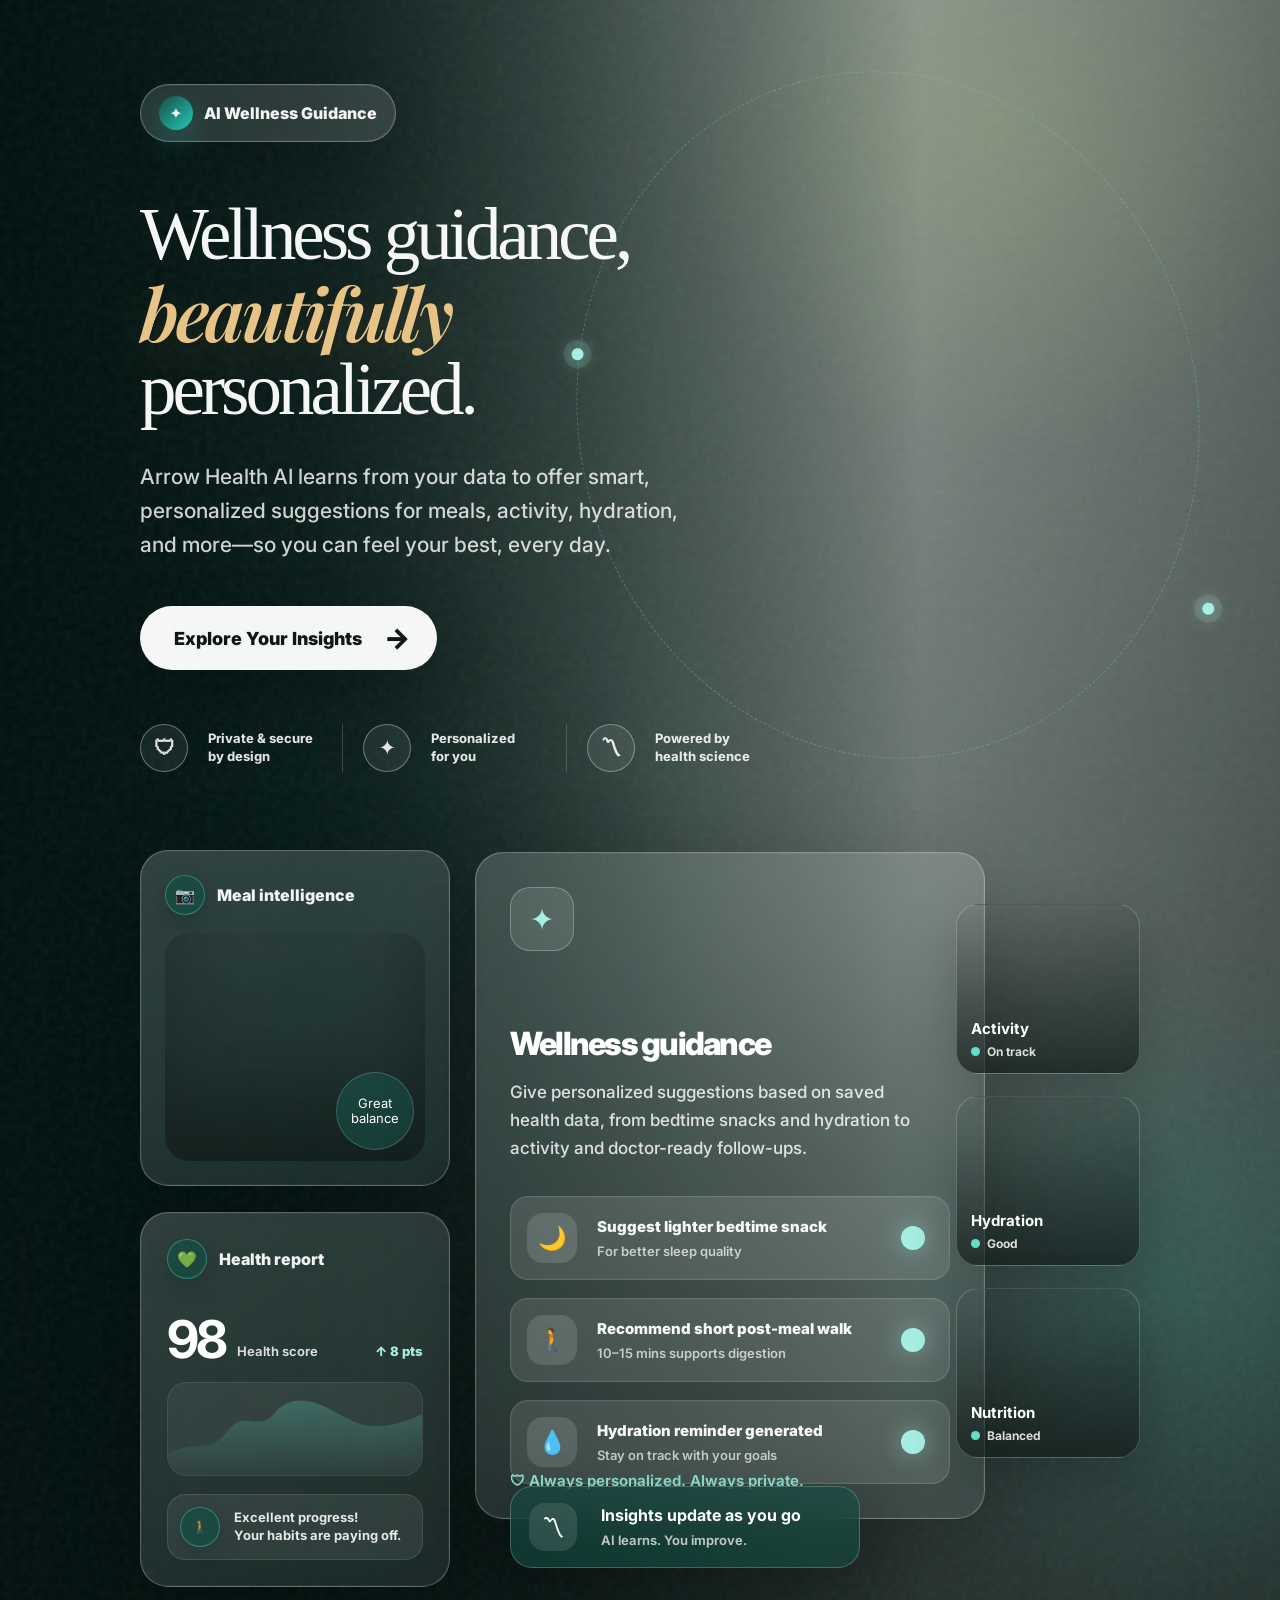
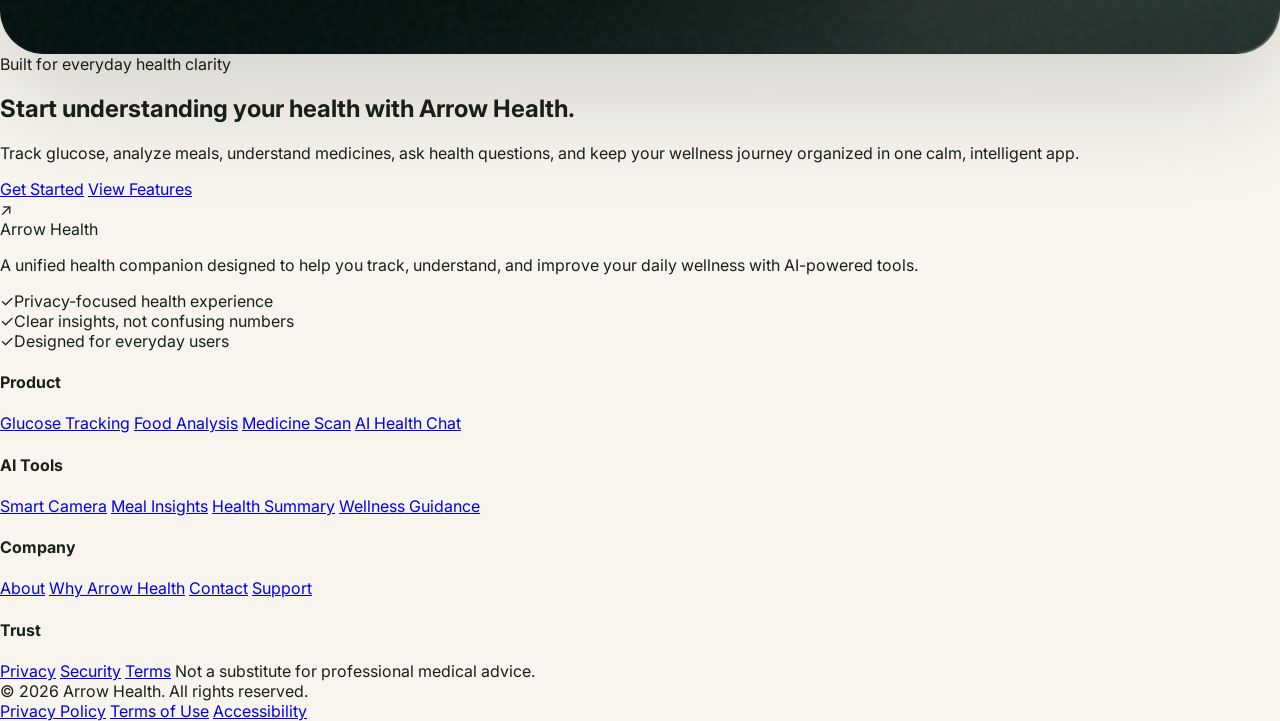
<file: aisection.html>
<!DOCTYPE html>
<html lang="en">
<head>
  <meta charset="UTF-8" />
  <meta name="viewport" content="width=device-width, initial-scale=1.0" />
  <title>Arrow Health — Wellness Guidance Exact Section</title>
  <link rel="preconnect" href="https://fonts.googleapis.com">
  <link rel="preconnect" href="https://fonts.gstatic.com" crossorigin>
  <link href="https://fonts.googleapis.com/css2?family=Inter:wght@400;500;600;700;800;900&family=Playfair+Display:ital,wght@1,500;1,600;1,700&display=swap" rel="stylesheet">

  <style>
    :root {
      --bg-main: #F8F5EF;
      --bg-soft: #FCFAF7;
      --surface: #FFFFFF;
      --text-main: #18201E;
      --text-muted: #6E746F;
      --border-soft: rgba(24, 32, 30, 0.09);
      --brand-primary: #164E45;
      --brand-secondary: #A9855A;
      --brand-dark: #0F1816;
      --brand-glow: rgba(22, 78, 69, 0.16);
      --hero-active-color: #639898;
      --heart: #B75D69;
      --sleep: #4D5B8C;
      --activity: #B87942;
      --nutrition: #6F8B63;
      --hydration: #6697A7;
      --medicine: #5B9A86;
      --reports: #6D7680;
      --radius-lg: 32px;
      --radius-md: 22px;
      --radius-sm: 14px;
      --shadow-soft: 0 24px 70px rgba(15, 24, 22, 0.08);
      --shadow-card: 0 16px 45px rgba(15, 24, 22, 0.06);
    }

    * { box-sizing: border-box; }
    html { scroll-behavior: smooth; }

    body {
      margin: 0;
      min-height: 100vh;
      font-family: Inter, system-ui, -apple-system, BlinkMacSystemFont, "Segoe UI", sans-serif;
      background: var(--bg-main);
      color: var(--text-main);
      overflow-x: hidden;
    }

    .page-wrap {
      width: min(1680px, 100%);
      margin: 0 auto;
      padding: 0;
    }

    .wellness-guidance-hero {
      position: relative;
      min-height: 920px;
      overflow: hidden;
      border-radius: 0 0 44px 44px;
      color: #fff;
      background:
        linear-gradient(90deg, rgba(1, 22, 19, 0.98) 0%, rgba(2, 28, 24, 0.88) 25%, rgba(7, 38, 31, 0.55) 52%, rgba(7, 32, 27, 0.36) 72%, rgba(5, 21, 18, 0.55) 100%),
        linear-gradient(180deg, rgba(5, 22, 19, 0.08) 0%, rgba(5, 22, 19, 0.34) 58%, rgba(5, 22, 19, 0.72) 100%),
        url("https://images.unsplash.com/photo-1498837167922-ddd27525d352?auto=format&fit=crop&w=2600&q=88") center / cover;
      isolation: isolate;
      box-shadow: 0 34px 120px rgba(15, 24, 22, 0.18);
    }

    .wellness-guidance-hero::before {
      content: "";
      position: absolute;
      inset: 0;
      z-index: 0;
      pointer-events: none;
      background:
        radial-gradient(circle at 78% 8%, rgba(183, 212, 126, 0.22), transparent 18%),
        radial-gradient(circle at 91% 78%, rgba(37, 201, 184, 0.18), transparent 20%),
        radial-gradient(circle at 9% 62%, rgba(3, 42, 36, 0.58), transparent 38%);
      filter: blur(0.2px);
    }

    .wellness-guidance-hero::after {
      content: "";
      position: absolute;
      inset: 0;
      z-index: 1;
      pointer-events: none;
      background:
        linear-gradient(90deg, rgba(0, 16, 14, 0.88) 0%, rgba(0, 16, 14, 0.54) 31%, rgba(0, 16, 14, 0.08) 72%),
        radial-gradient(circle at 40% 94%, rgba(0,0,0,0.48), transparent 45%);
      backdrop-filter: blur(1.4px);
    }

    .grain {
      position: absolute;
      inset: 0;
      z-index: 2;
      pointer-events: none;
      opacity: 0.06;
      background-image: url("data:image/svg+xml,%3Csvg viewBox='0 0 220 220' xmlns='http://www.w3.org/2000/svg'%3E%3Cfilter id='n'%3E%3CfeTurbulence type='fractalNoise' baseFrequency='.78' numOctaves='3' stitchTiles='stitch'/%3E%3C/filter%3E%3Crect width='100%25' height='100%25' filter='url(%23n)'/%3E%3C/svg%3E");
    }

    .section-inner {
      position: relative;
      z-index: 5;
      min-height: 920px;
      width: min(1540px, calc(100% - 80px));
      margin: 0 auto;
      display: grid;
      grid-template-columns: 0.86fr 1.14fr;
      gap: 40px;
      align-items: center;
      padding: 72px 0;
    }

    .copy-side {
      position: relative;
      z-index: 7;
      max-width: 610px;
      padding-top: 12px;
    }

    .eyebrow {
      display: inline-flex;
      align-items: center;
      gap: 11px;
      padding: 11px 18px;
      margin-bottom: 54px;
      border-radius: 999px;
      background: rgba(255, 255, 255, 0.13);
      border: 1px solid rgba(255, 255, 255, 0.28);
      backdrop-filter: blur(20px);
      box-shadow: inset 0 0 0 1px rgba(255,255,255,0.05), 0 18px 54px rgba(0,0,0,0.16);
      font-size: 16px;
      font-weight: 850;
      color: rgba(255,255,255,0.94);
      animation: fadeUp 0.8s ease both;
    }

    .eyebrow-icon {
      width: 34px;
      height: 34px;
      border-radius: 50%;
      display: grid;
      place-items: center;
      background: linear-gradient(135deg, var(--brand-primary), #25C9B8);
      box-shadow: 0 10px 30px rgba(37, 201, 184, 0.28);
    }

    h1 {
      margin: 0;
      font-family: Georgia, "Times New Roman", serif;
      font-size: clamp(58px, 5.7vw, 88px);
      line-height: 1.06;
      letter-spacing: -0.055em;
      font-weight: 500;
      color: rgba(255,255,255,0.96);
      animation: fadeUp 0.8s ease 0.08s both;
    }

    h1 .gold {
      display: block;
      font-family: "Playfair Display", Georgia, serif;
      font-style: italic;
      letter-spacing: -0.045em;
      color: #E7C486;
      font-weight: 600;
      text-shadow: 0 16px 50px rgba(169, 133, 90, 0.26);
    }

    .hero-copy {
      max-width: 570px;
      margin: 32px 0 44px;
      color: rgba(255,255,255,0.80);
      font-size: 21px;
      line-height: 1.62;
      font-weight: 500;
      animation: fadeUp 0.8s ease 0.16s both;
    }

    .hero-btn {
      display: inline-flex;
      align-items: center;
      justify-content: center;
      gap: 22px;
      min-height: 64px;
      padding: 18px 27px 18px 34px;
      border-radius: 999px;
      background: rgba(255, 255, 255, 0.96);
      color: var(--brand-dark);
      font-size: 18px;
      font-weight: 850;
      text-decoration: none;
      box-shadow: 0 22px 60px rgba(0,0,0,0.22);
      transition: transform 0.25s ease, box-shadow 0.25s ease;
      animation: fadeUp 0.8s ease 0.24s both;
    }

    .hero-btn:hover {
      transform: translateY(-3px);
      box-shadow: 0 30px 80px rgba(0,0,0,0.30);
    }

    .hero-btn .arrow {
      font-size: 28px;
      line-height: 1;
      transition: transform 0.25s ease;
    }

    .hero-btn:hover .arrow { transform: translateX(4px); }

    .trust-row {
      display: grid;
      grid-template-columns: repeat(3, 1fr);
      gap: 20px;
      max-width: 650px;
      margin-top: 128px;
      animation: fadeUp 0.8s ease 0.32s both;
    }

    .trust-item {
      display: grid;
      grid-template-columns: 54px 1fr;
      gap: 14px;
      align-items: center;
      color: rgba(255,255,255,0.88);
      font-size: 13px;
      line-height: 1.35;
      font-weight: 750;
      padding-right: 20px;
      border-right: 1px solid rgba(255,255,255,0.18);
    }

    .trust-item:last-child { border-right: 0; }

    .trust-icon {
      width: 48px;
      height: 48px;
      border-radius: 50%;
      display: grid;
      place-items: center;
      border: 1px solid rgba(255,255,255,0.35);
      background: rgba(255,255,255,0.07);
      backdrop-filter: blur(12px);
      font-size: 21px;
    }

    .visual-side {
      position: relative;
      min-height: 760px;
      z-index: 6;
    }

    .glass-card {
      position: absolute;
      border-radius: 28px;
      background: linear-gradient(145deg, rgba(255,255,255,0.18), rgba(255,255,255,0.08));
      border: 1px solid rgba(255,255,255,0.26);
      box-shadow: 0 30px 90px rgba(0,0,0,0.24), inset 0 0 0 1px rgba(255,255,255,0.04);
      backdrop-filter: blur(22px) saturate(120%);
      overflow: hidden;
      animation: floatSoft 7s ease-in-out infinite;
    }

    .card-title {
      display: flex;
      align-items: center;
      gap: 12px;
      color: rgba(255,255,255,0.94);
      font-size: 16px;
      font-weight: 850;
    }

    .tiny-icon {
      width: 40px;
      height: 40px;
      border-radius: 50%;
      display: grid;
      place-items: center;
      background: rgba(22, 78, 69, 0.72);
      border: 1px solid rgba(76, 223, 197, 0.38);
      box-shadow: 0 10px 26px rgba(0,0,0,0.18);
    }

    .meal-card {
      left: 0;
      top: 38px;
      width: 310px;
      min-height: 334px;
      padding: 24px;
      animation-delay: -0.8s;
    }

    .meal-photo {
      position: relative;
      height: 228px;
      margin-top: 18px;
      border-radius: 24px;
      overflow: hidden;
      background:
        linear-gradient(180deg, rgba(15,24,22,0.04), rgba(15,24,22,0.24)),
        url("https://images.unsplash.com/photo-1546069901-ba9599a7e63c?auto=format&fit=crop&w=1000&q=90") center / cover;
      box-shadow: inset 0 -60px 70px rgba(0,0,0,0.24);
    }

    .balance-pill {
      position: absolute;
      right: 11px;
      bottom: 11px;
      width: 78px;
      height: 78px;
      border-radius: 50%;
      display: grid;
      place-items: center;
      text-align: center;
      font-size: 13px;
      line-height: 1.15;
      color: #fff;
      background: rgba(22, 78, 69, 0.64);
      border: 1px solid rgba(255,255,255,0.18);
      backdrop-filter: blur(14px);
      animation: pulseGlow 3s ease-in-out infinite;
    }

    .report-card {
      left: 0;
      top: 400px;
      width: 310px;
      min-height: 322px;
      padding: 26px;
      animation-delay: -2.4s;
    }

    .score-row {
      display: flex;
      align-items: flex-end;
      gap: 12px;
      margin: 38px 0 18px;
    }

    .score-number {
      font-size: 52px;
      line-height: 0.9;
      letter-spacing: -0.06em;
      font-weight: 700;
      color: #fff;
    }

    .score-label {
      color: rgba(255,255,255,0.84);
      font-weight: 650;
      padding-bottom: 5px;
      font-size: 13px;
    }

    .score-up {
      margin-left: auto;
      padding-bottom: 5px;
      color: #A8EFE3;
      font-weight: 850;
      font-size: 13px;
    }

    .mini-chart {
      height: 94px;
      border-radius: 20px;
      background: rgba(255,255,255,0.06);
      border: 1px solid rgba(255,255,255,0.08);
      overflow: hidden;
      margin-bottom: 18px;
    }

    .mini-chart svg { width: 100%; height: 100%; }

    .chart-path {
      fill: none;
      stroke: #6EE7D5;
      stroke-width: 4;
      stroke-linecap: round;
      stroke-linejoin: round;
      stroke-dasharray: 340;
      stroke-dashoffset: 340;
      animation: drawChart 3.5s ease-in-out infinite;
    }

    .progress-note {
      display: grid;
      grid-template-columns: 42px 1fr;
      gap: 12px;
      align-items: center;
      padding: 12px;
      border-radius: 18px;
      background: rgba(255,255,255,0.08);
      border: 1px solid rgba(255,255,255,0.10);
      color: rgba(255,255,255,0.88);
      font-size: 13px;
      line-height: 1.35;
      font-weight: 700;
    }

    .main-guidance-card {
      left: 335px;
      top: 40px;
      width: 510px;
      min-height: 660px;
      padding: 34px;
      animation-delay: -1.3s;
    }

    .guidance-icon-main {
      width: 64px;
      height: 64px;
      border-radius: 20px;
      display: grid;
      place-items: center;
      background: rgba(255,255,255,0.10);
      border: 1px solid rgba(255,255,255,0.25);
      margin-bottom: 76px;
      font-size: 30px;
      color: #A8EFE3;
    }

    .main-guidance-card h2 {
      color: #fff;
      font-family: Inter, system-ui, sans-serif;
      font-size: 32px;
      line-height: 1.04;
      letter-spacing: -0.055em;
      margin: 0 0 18px;
      font-weight: 850;
    }

    .main-guidance-card p {
      margin: 0;
      max-width: 410px;
      color: rgba(255,255,255,0.82);
      font-size: 17px;
      line-height: 1.65;
      font-weight: 520;
    }

    .suggestion-list {
      display: grid;
      gap: 18px;
      margin-top: 34px;
    }

    .suggestion-row {
      display: grid;
      grid-template-columns: 54px 1fr 32px;
      align-items: center;
      gap: 16px;
      padding: 16px;
      border-radius: 18px;
      background: rgba(255,255,255,0.11);
      border: 1px solid rgba(255,255,255,0.13);
      box-shadow: inset 0 0 0 1px rgba(255,255,255,0.03);
      animation: rowPulse 3.4s ease-in-out infinite;
    }

    .suggestion-row:nth-child(2) { animation-delay: 0.45s; }
    .suggestion-row:nth-child(3) { animation-delay: 0.9s; }

    .suggestion-icon {
      width: 50px;
      height: 50px;
      border-radius: 16px;
      display: grid;
      place-items: center;
      background: rgba(255,255,255,0.13);
      font-size: 23px;
    }

    .suggestion-row strong {
      display: block;
      color: rgba(255,255,255,0.96);
      margin-bottom: 4px;
      font-size: 15px;
      font-weight: 850;
    }

    .suggestion-row span {
      color: rgba(255,255,255,0.70);
      font-size: 13px;
      font-weight: 600;
    }

    .status-ring {
      width: 24px;
      height: 24px;
      border-radius: 50%;
      border: 6px solid rgba(168,239,227,0.18);
      background: #A8EFE3;
      box-shadow: 0 0 22px rgba(168,239,227,0.45);
    }

    .private-note {
      position: absolute;
      left: 34px;
      bottom: 28px;
      display: inline-flex;
      align-items: center;
      gap: 12px;
      color: #8BE2D1;
      font-size: 15px;
      font-weight: 650;
    }

    .side-stack {
      position: absolute;
      right: 0;
      top: 92px;
      width: 184px;
      display: grid;
      gap: 22px;
      z-index: 6;
    }

    .mini-image-card {
      position: relative;
      min-height: 170px;
      border-radius: 22px;
      overflow: hidden;
      background:
        linear-gradient(180deg, rgba(15,24,22,0.05), rgba(15,24,22,0.68)),
        url("https://images.unsplash.com/photo-1551698618-1dfe5d97d256?auto=format&fit=crop&w=800&q=88") center / cover;
      border: 1px solid rgba(255,255,255,0.20);
      box-shadow: 0 24px 60px rgba(0,0,0,0.22);
      animation: floatSoft 7s ease-in-out infinite;
    }

    .mini-image-card:nth-child(2) {
      background:
        linear-gradient(180deg, rgba(15,24,22,0.05), rgba(15,24,22,0.68)),
        url("https://images.unsplash.com/photo-1502741338009-cac2772e18bc?auto=format&fit=crop&w=800&q=88") center / cover;
      animation-delay: -2s;
    }

    .mini-image-card:nth-child(3) {
      background:
        linear-gradient(180deg, rgba(15,24,22,0.05), rgba(15,24,22,0.68)),
        url("https://images.unsplash.com/photo-1490474418585-ba9bad8fd0ea?auto=format&fit=crop&w=800&q=88") center / cover;
      animation-delay: -3.4s;
    }

    .mini-image-content {
      position: absolute;
      inset: auto 14px 14px;
      color: #fff;
      font-size: 13px;
      font-weight: 700;
    }

    .mini-image-content strong {
      display: block;
      margin-bottom: 5px;
      font-size: 15px;
    }

    .mini-image-content span {
      display: inline-flex;
      align-items: center;
      gap: 7px;
      color: rgba(255,255,255,0.84);
      font-size: 12px;
    }

    .mini-image-content span::before {
      content: "";
      width: 9px;
      height: 9px;
      border-radius: 50%;
      background: #61DEC8;
    }

    .bottom-toast {
      position: absolute;
      left: 370px;
      bottom: 14px;
      display: grid;
      grid-template-columns: 56px 1fr;
      align-items: center;
      gap: 16px;
      width: 350px;
      padding: 16px 18px;
      border-radius: 22px;
      background: rgba(22,78,69,0.58);
      border: 1px solid rgba(255,255,255,0.22);
      backdrop-filter: blur(20px);
      box-shadow: 0 22px 70px rgba(0,0,0,0.24);
      animation: toastFloat 5.8s ease-in-out infinite;
      z-index: 8;
    }

    .toast-icon {
      width: 48px;
      height: 48px;
      border-radius: 16px;
      display: grid;
      place-items: center;
      background: rgba(255,255,255,0.11);
      font-size: 24px;
    }

    .bottom-toast strong {
      display: block;
      color: #fff;
      margin-bottom: 4px;
      font-size: 16px;
    }

    .bottom-toast span {
      color: rgba(255,255,255,0.72);
      font-size: 13px;
      font-weight: 650;
    }

    .orbit-line {
      position: absolute;
      z-index: 4;
      right: 82px;
      top: 70px;
      width: 620px;
      height: 690px;
      border-radius: 50%;
      border: 1px dashed rgba(116, 215, 198, 0.34);
      transform: rotate(-12deg);
      pointer-events: none;
      animation: orbitSlow 30s linear infinite;
    }

    .orbit-line::before,
    .orbit-line::after {
      content: "";
      position: absolute;
      width: 12px;
      height: 12px;
      border-radius: 50%;
      background: #A8EFE3;
      box-shadow: 0 0 18px rgba(168, 239, 227, 0.86), 0 0 0 8px rgba(168, 239, 227, 0.12);
    }

    .orbit-line::before { left: 12px; top: 214px; }
    .orbit-line::after { right: 30px; bottom: 82px; }

    @keyframes fadeUp {
      from { opacity: 0; transform: translateY(20px); }
      to { opacity: 1; transform: translateY(0); }
    }

    @keyframes orbitSlow {
      from { transform: rotate(-12deg); }
      to { transform: rotate(348deg); }
    }

    @keyframes floatSoft {
      0%, 100% { transform: translateY(0); }
      50% { transform: translateY(-13px); }
    }

    @keyframes toastFloat {
      0%, 100% { transform: translateY(0); }
      50% { transform: translateY(-10px); }
    }

    @keyframes pulseGlow {
      0%, 100% { transform: scale(1); box-shadow: 0 18px 45px rgba(22, 78, 69, 0.22); }
      50% { transform: scale(1.05); box-shadow: 0 24px 65px rgba(22, 78, 69, 0.35); }
    }

    @keyframes drawChart {
      0% { stroke-dashoffset: 340; }
      45%, 65% { stroke-dashoffset: 0; }
      100% { stroke-dashoffset: -340; }
    }

    @keyframes rowPulse {
      0%, 100% { transform: translateX(0); background: rgba(255,255,255,0.11); }
      50% { transform: translateX(6px); background: rgba(255,255,255,0.15); }
    }

    @media (max-width: 1320px) {
      .section-inner {
        grid-template-columns: 1fr;
        width: min(100% - 56px, 1000px);
      }

      .copy-side { max-width: 850px; }
      .trust-row { margin-top: 54px; }
      .visual-side { min-height: 770px; }
    }

    @media (max-width: 940px) {
      .page-wrap { width: min(100% - 20px, 1680px); padding: 10px 0; }
      .wellness-guidance-hero { min-height: auto; border-radius: 30px; }
      .section-inner { min-height: auto; width: min(100% - 40px, 900px); padding: 42px 0; }
      h1 { font-size: 52px; }
      .hero-copy { font-size: 17px; }
      .trust-row { grid-template-columns: 1fr; }
      .trust-item { border-right: 0; }
      .visual-side { min-height: auto; display: grid; gap: 18px; }
      .glass-card, .side-stack, .bottom-toast { position: relative; left: auto; right: auto; top: auto; bottom: auto; width: 100%; }
      .side-stack { grid-template-columns: 1fr; }
      .main-guidance-card { min-height: auto; }
      .guidance-icon-main { margin-bottom: 30px; }
      .orbit-line { display: none; }
      .private-note { position: relative; left: auto; bottom: auto; margin-top: 26px; }
    }
  </style>
  <link rel="stylesheet" href="scroll-reveal.css">
</head>
<body>
  <main class="page-wrap">
    <section class="wellness-guidance-hero" id="wellness-guidance">
      <div class="grain"></div>
      <div class="orbit-line"></div>

      <div class="section-inner">
        <div class="copy-side">
          <div class="eyebrow">
            <span class="eyebrow-icon">✦</span>
            <span>AI Wellness Guidance</span>
          </div>

          <h1>
            Wellness guidance,
            <span class="gold">beautifully</span>
            personalized.
          </h1>

          <p class="hero-copy">
            Arrow Health AI learns from your data to offer smart, personalized suggestions for meals, activity, hydration, and more—so you can feel your best, every day.
          </p>

          <a href="#" class="hero-btn">
            <span>Explore Your Insights</span>
            <span class="arrow">→</span>
          </a>

          <div class="trust-row">
            <div class="trust-item">
              <div class="trust-icon">🛡</div>
              <span>Private & secure<br>by design</span>
            </div>
            <div class="trust-item">
              <div class="trust-icon">✦</div>
              <span>Personalized<br>for you</span>
            </div>
            <div class="trust-item">
              <div class="trust-icon">〽</div>
              <span>Powered by<br>health science</span>
            </div>
          </div>
        </div>

        <div class="visual-side">
          <article class="glass-card meal-card">
            <div class="card-title">
              <span class="tiny-icon">📷</span>
              <span>Meal intelligence</span>
            </div>
            <div class="meal-photo">
              <div class="balance-pill">Great<br>balance</div>
            </div>
          </article>

          <article class="glass-card report-card">
            <div class="card-title">
              <span class="tiny-icon">💚</span>
              <span>Health report</span>
            </div>

            <div class="score-row">
              <div class="score-number">98</div>
              <div class="score-label">Health score</div>
              <div class="score-up">↑ 8 pts</div>
            </div>

            <div class="mini-chart">
              <svg viewBox="0 0 260 94" preserveAspectRatio="none">
                <defs>
                  <linearGradient id="chartFill" x1="0" x2="0" y1="0" y2="1">
                    <stop offset="0" stop-color="#6EE7D5" stop-opacity="0.24" />
                    <stop offset="1" stop-color="#6EE7D5" stop-opacity="0" />
                  </linearGradient>
                </defs>
                <path d="M0 72 C24 58 42 74 60 50 S94 50 108 32 S142 14 168 28 S210 54 260 32 L260 94 L0 94 Z" fill="url(#chartFill)" />
                <path class="chart-path" d="M0 72 C24 58 42 74 60 50 S94 50 108 32 S142 14 168 28 S210 54 260 32" />
              </svg>
            </div>

            <div class="progress-note">
              <span class="tiny-icon">🚶</span>
              <span><strong>Excellent progress!</strong><br>Your habits are paying off.</span>
            </div>
          </article>

          <article class="glass-card main-guidance-card">
            <div class="guidance-icon-main">✦</div>
            <h2>Wellness guidance</h2>
            <p>
              Give personalized suggestions based on saved health data, from bedtime snacks and hydration to activity and doctor-ready follow-ups.
            </p>

            <div class="suggestion-list">
              <div class="suggestion-row">
                <div class="suggestion-icon">🌙</div>
                <div>
                  <strong>Suggest lighter bedtime snack</strong>
                  <span>For better sleep quality</span>
                </div>
                <div class="status-ring"></div>
              </div>

              <div class="suggestion-row">
                <div class="suggestion-icon">🚶</div>
                <div>
                  <strong>Recommend short post-meal walk</strong>
                  <span>10–15 mins supports digestion</span>
                </div>
                <div class="status-ring"></div>
              </div>

              <div class="suggestion-row">
                <div class="suggestion-icon">💧</div>
                <div>
                  <strong>Hydration reminder generated</strong>
                  <span>Stay on track with your goals</span>
                </div>
                <div class="status-ring"></div>
              </div>
            </div>

            <div class="private-note">🛡 Always personalized. Always private.</div>
          </article>

          <div class="side-stack">
            <article class="mini-image-card">
              <div class="mini-image-content">
                <strong>Activity</strong>
                <span>On track</span>
              </div>
            </article>

            <article class="mini-image-card">
              <div class="mini-image-content">
                <strong>Hydration</strong>
                <span>Good</span>
              </div>
            </article>

            <article class="mini-image-card">
              <div class="mini-image-content">
                <strong>Nutrition</strong>
                <span>Balanced</span>
              </div>
            </article>
          </div>

          <div class="bottom-toast">
            <div class="toast-icon">〽</div>
            <div>
              <strong>Insights update as you go</strong>
              <span>AI learns. You improve.</span>
            </div>
          </div>
        </div>
      </div>
    </section>
  </main>

  <footer class="arrow-footer">
    <div class="footer-container">
      <div class="footer-top">
        <div>
          <div class="footer-eyebrow">Built for everyday health clarity</div>
          <h2 class="footer-title">Start understanding your health with <span>Arrow Health.</span></h2>
          <p class="footer-description">
            Track glucose, analyze meals, understand medicines, ask health questions, and keep your wellness journey
            organized in one calm, intelligent app.
          </p>
        </div>

        <div class="footer-cta-area">
          <a class="footer-btn primary" href="#">Get Started</a>
          <a class="footer-btn secondary" href="index.html#bento">View Features</a>
        </div>
      </div>

      <div class="footer-main">
        <div class="footer-brand">
          <div class="footer-logo">
            <div class="footer-logo-mark">↗</div>
            <span>Arrow Health</span>
          </div>
          <p>
            A unified health companion designed to help you track, understand, and improve your daily wellness with
            AI-powered tools.
          </p>

          <div class="footer-trust-list">
            <div class="footer-trust-item"><span class="footer-trust-dot">✓</span>Privacy-focused health experience
            </div>
            <div class="footer-trust-item"><span class="footer-trust-dot">✓</span>Clear insights, not confusing numbers
            </div>
            <div class="footer-trust-item"><span class="footer-trust-dot">✓</span>Designed for everyday users</div>
          </div>
        </div>

        <div class="footer-links-grid">
          <div class="footer-col">
            <h4>Product</h4>
            <a href="#">Glucose Tracking</a>
            <a href="#">Food Analysis</a>
            <a href="#">Medicine Scan</a>
            <a href="#">AI Health Chat</a>
          </div>

          <div class="footer-col">
            <h4>AI Tools</h4>
            <a href="#">Smart Camera</a>
            <a href="#">Meal Insights</a>
            <a href="#">Health Summary</a>
            <a href="#">Wellness Guidance</a>
          </div>

          <div class="footer-col">
            <h4>Company</h4>
            <a href="#">About</a>
            <a href="#">Why Arrow Health</a>
            <a href="#">Contact</a>
            <a href="#">Support</a>
          </div>

          <div class="footer-col">
            <h4>Trust</h4>
            <a href="#">Privacy</a>
            <a href="#">Security</a>
            <a href="#">Terms</a>
            <span>Not a substitute for professional medical advice.</span>
          </div>
        </div>
      </div>

      <div class="footer-bottom-bar">
        <div>© 2026 Arrow Health. All rights reserved.</div>
        <div class="footer-bottom-links">
          <a href="#">Privacy Policy</a>
          <a href="#">Terms of Use</a>
          <a href="#">Accessibility</a>
        </div>
      </div>
    </div>
  </footer>
  <script src="scroll-reveal.js"></script>
</body>
</html>
</file>
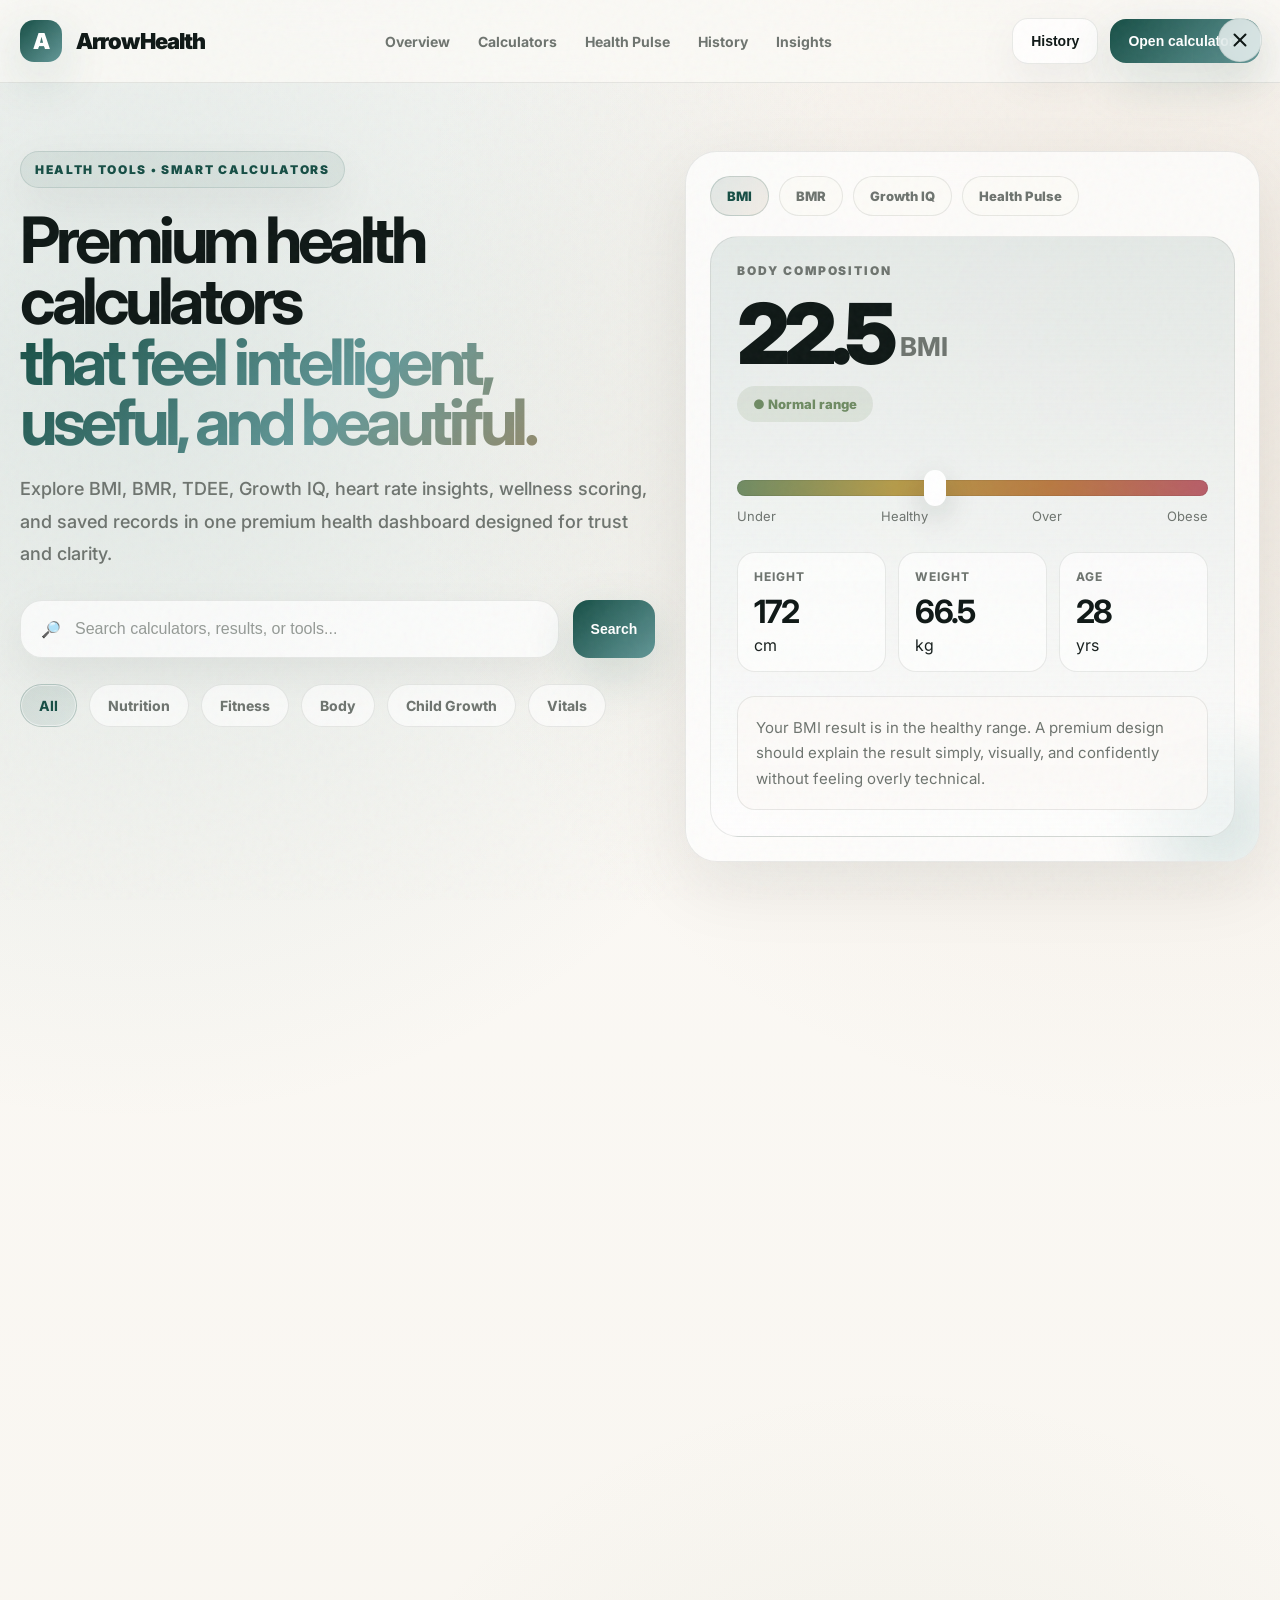
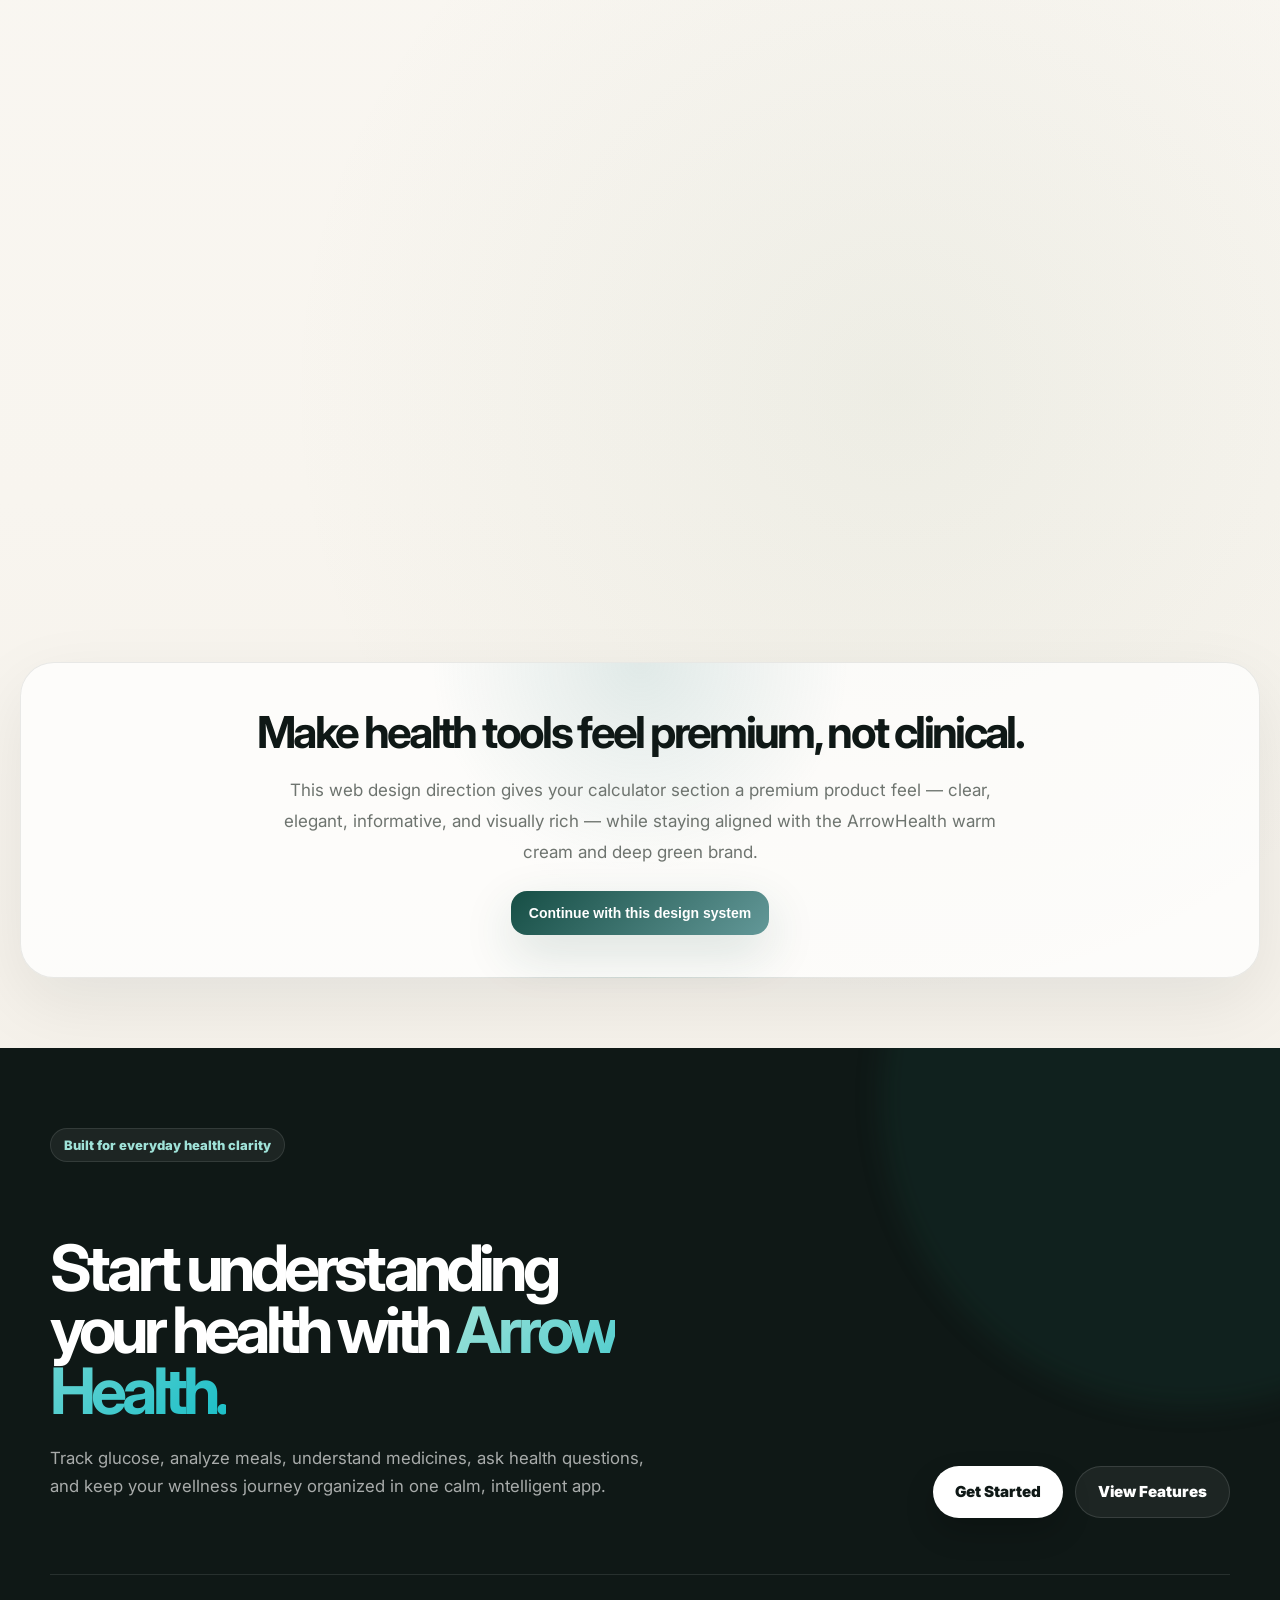
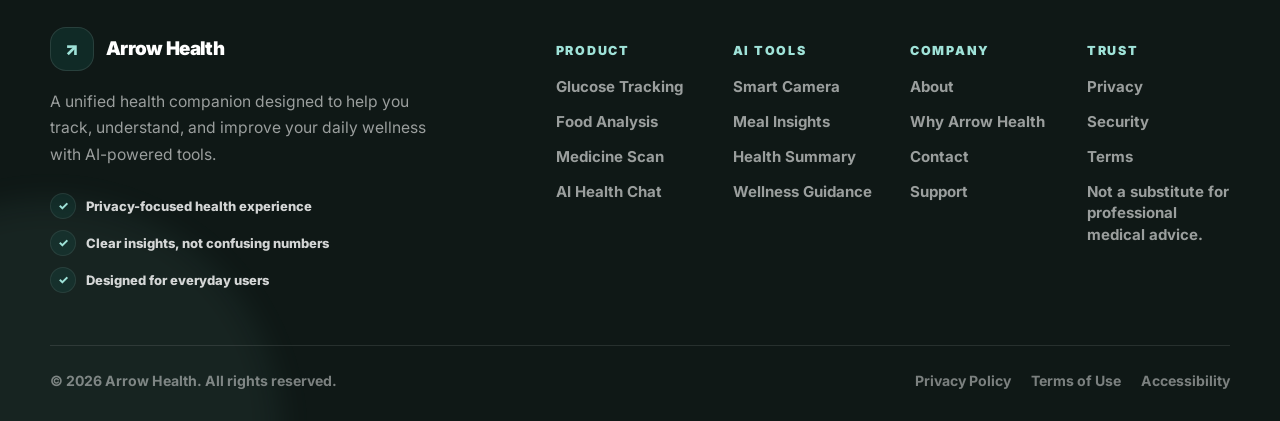
<file: calculators.html>
<!DOCTYPE html>
<html lang="en">
<head>
  <meta charset="UTF-8" />
  <meta name="viewport" content="width=device-width, initial-scale=1.0" />
  <title>ArrowHealth — Premium Health Calculators</title>
  <link rel="preconnect" href="https://fonts.googleapis.com">
  <link rel="preconnect" href="https://fonts.gstatic.com" crossorigin>
  <link href="https://fonts.googleapis.com/css2?family=Inter:wght@400;500;600;700;800;900&display=swap" rel="stylesheet">

  <style>
    :root{
      /* Arrow Health Original Premium Palette */
      --bg-main:#F8F5EF;
      --bg-soft:#FCFAF7;
      --surface:#FFFFFF;
      --text-main:#18201E;
      --text-muted:#6E746F;
      --border-soft:rgba(24,32,30,.09);

      /* Brand Colors */
      --brand-primary:#164E45;
      --brand-secondary:#A9855A;
      --brand-dark:#0F1816;
      --brand-glow:rgba(22,78,69,.16);
      --hero-active-color:#639898;

      /* Muted Service Accents */
      --heart:#B75D69;
      --sleep:#4D5B8C;
      --activity:#B87942;
      --nutrition:#6F8B63;
      --hydration:#6697A7;
      --medicine:#5B9A86;
      --mood:#9A7BA8;
      --reports:#6D7680;
      --score:#B59B4A;

      --radius-lg:32px;
      --radius-md:22px;
      --radius-sm:14px;
      --shadow-soft:0 24px 70px rgba(15,24,22,.08);
      --shadow-card:0 16px 45px rgba(15,24,22,.06);
    }

    *{box-sizing:border-box}
    html,body{margin:0;padding:0}
    body{
      font-family:Inter,system-ui,-apple-system,BlinkMacSystemFont,"Segoe UI",sans-serif;
      background:
        radial-gradient(circle at 10% 10%, rgba(99,152,152,.18), transparent 22%),
        radial-gradient(circle at 90% 10%, rgba(169,133,90,.13), transparent 22%),
        radial-gradient(circle at 70% 55%, rgba(111,139,99,.08), transparent 28%),
        linear-gradient(180deg,var(--bg-soft) 0%,var(--bg-main) 58%,#F0EBE2 100%);
      color:var(--text-main);
      overflow-x:hidden;
    }

    .noise{
      position:fixed;
      inset:0;
      pointer-events:none;
      opacity:.035;
      background-image:url("data:image/svg+xml,%3Csvg viewBox='0 0 200 200' xmlns='http://www.w3.org/2000/svg'%3E%3Cfilter id='n'%3E%3CfeTurbulence type='fractalNoise' baseFrequency='0.8' numOctaves='3' stitchTiles='stitch'/%3E%3C/filter%3E%3Crect width='100%25' height='100%25' filter='url(%23n)'/%3E%3C/svg%3E");
      z-index:100;
    }

    .container{width:min(1320px,calc(100% - 40px));margin:0 auto}

    .topbar{
      position:sticky;
      top:0;
      z-index:50;
      backdrop-filter:blur(24px);
      background:rgba(252,250,247,.78);
      border-bottom:1px solid var(--border-soft);
    }

    .topbar-inner{display:flex;align-items:center;justify-content:space-between;gap:20px;padding:18px 0}

    .brand{display:flex;align-items:center;gap:14px;font-weight:900;letter-spacing:-.04em;font-size:22px;color:var(--brand-dark)}

    .brand-mark{
      width:42px;height:42px;border-radius:14px;display:grid;place-items:center;font-weight:900;color:#fff;
      background:linear-gradient(135deg,var(--brand-primary),var(--hero-active-color));
      box-shadow:0 18px 50px var(--brand-glow);
    }

    .nav{display:flex;gap:28px;color:var(--text-muted);font-weight:700;font-size:14px}
    .nav a{color:inherit;text-decoration:none;transition:.25s ease}
    .nav a:hover{color:var(--brand-primary)}
    .actions{display:flex;gap:12px;align-items:center}

    .btn{
      border:none;outline:none;cursor:pointer;border-radius:16px;padding:14px 18px;font-weight:850;font-size:14px;
      color:var(--brand-dark);background:rgba(255,255,255,.72);border:1px solid var(--border-soft);
      box-shadow:var(--shadow-card);transition:.25s ease;
    }
    .btn:hover{transform:translateY(-2px);background:var(--surface);box-shadow:0 22px 60px rgba(15,24,22,.10)}
    .btn-primary{color:#fff;background:linear-gradient(135deg,var(--brand-primary),var(--hero-active-color));box-shadow:0 18px 50px var(--brand-glow);border:none}

    .hero{padding:68px 0 34px}
    .hero-grid{display:grid;grid-template-columns:1.05fr .95fr;gap:30px;align-items:start}

    .eyebrow{
      display:inline-flex;align-items:center;gap:10px;padding:10px 14px;border-radius:999px;
      background:rgba(22,78,69,.08);border:1px solid rgba(22,78,69,.12);color:var(--brand-primary);
      font-weight:900;font-size:12px;letter-spacing:.14em;text-transform:uppercase;margin-bottom:22px;
      box-shadow:var(--shadow-card);
    }

    .hero h1{font-size:clamp(42px,5vw,78px);line-height:.95;margin:0 0 20px;letter-spacing:-.07em;max-width:760px;color:var(--brand-dark)}
    .hero h1 span{display:block;color:transparent;background:linear-gradient(135deg,var(--brand-primary),var(--hero-active-color) 52%,var(--brand-secondary) 100%);-webkit-background-clip:text;background-clip:text}
    .hero p{max-width:650px;color:var(--text-muted);font-size:18px;line-height:1.8;margin:0 0 30px;font-weight:520}

    .hero-search{display:flex;gap:14px;margin-bottom:26px;flex-wrap:wrap}
    .search{
      flex:1;min-width:280px;display:flex;align-items:center;gap:12px;padding:18px 20px;border-radius:22px;
      border:1px solid var(--border-soft);background:rgba(255,255,255,.72);color:var(--text-muted);font-size:16px;box-shadow:var(--shadow-card);
    }
    .search input{flex:1;background:transparent;border:none;outline:none;color:var(--brand-dark);font-size:16px}
    .search input::placeholder{color:rgba(110,116,111,.72)}

    .pill-row{display:flex;gap:12px;flex-wrap:wrap}
    .pill{padding:12px 18px;border-radius:999px;border:1px solid var(--border-soft);background:rgba(255,255,255,.62);color:var(--text-muted);font-weight:750;font-size:14px;transition:.25s ease}
    .pill.active{background:linear-gradient(135deg,rgba(22,78,69,.12),rgba(99,152,152,.12));color:var(--brand-primary);border-color:rgba(22,78,69,.18);box-shadow:inset 0 0 0 1px rgba(255,255,255,.45)}

    .glass{background:rgba(255,255,255,.74);border:1px solid var(--border-soft);box-shadow:var(--shadow-soft);backdrop-filter:blur(18px);border-radius:var(--radius-lg)}
    .hero-side{padding:24px;min-height:620px;position:relative;overflow:hidden}
    .hero-side::before{content:"";position:absolute;inset:auto -80px -80px auto;width:240px;height:240px;border-radius:50%;background:radial-gradient(circle,rgba(99,152,152,.22),transparent 65%);filter:blur(10px)}

    .preview-tabs{display:flex;gap:10px;flex-wrap:wrap;margin-bottom:20px}
    .tab{padding:11px 16px;border-radius:999px;background:rgba(252,250,247,.80);border:1px solid var(--border-soft);color:var(--text-muted);font-size:13px;font-weight:850;cursor:pointer;transition:.25s ease}
    .tab.active{background:linear-gradient(135deg,rgba(22,78,69,.12),rgba(169,133,90,.12));color:var(--brand-primary);border-color:rgba(22,78,69,.18)}

    .preview-card{
      padding:26px;border-radius:28px;background:linear-gradient(180deg,rgba(22,78,69,.10),rgba(255,255,255,.55));
      border:1px solid var(--border-soft);min-height:510px;position:relative;overflow:hidden;
    }

    .mini-label{font-size:12px;letter-spacing:.16em;text-transform:uppercase;color:var(--text-muted);font-weight:900;margin-bottom:18px}
    .result-number{display:flex;align-items:flex-end;gap:10px;margin:8px 0 14px}
    .result-number .big{font-size:84px;line-height:.9;letter-spacing:-.08em;font-weight:900;color:var(--brand-dark)}
    .result-number .unit{font-size:26px;color:var(--text-muted);font-weight:750;margin-bottom:10px}

    .status-badge{display:inline-flex;align-items:center;gap:8px;padding:10px 16px;border-radius:999px;font-size:13px;font-weight:850;margin-bottom:22px;background:rgba(111,139,99,.14);color:var(--nutrition)}
    .status-badge.red{background:rgba(183,93,105,.14);color:var(--heart)}
    .status-badge.yellow{background:rgba(181,155,74,.15);color:var(--score)}
    .status-badge.blue{background:rgba(77,91,140,.14);color:var(--sleep)}

    .gauge-wrap{margin-top:18px;padding:18px 0 8px}
    .gauge-track{position:relative;height:16px;border-radius:999px;background:linear-gradient(90deg,var(--nutrition),var(--score),var(--activity),var(--heart));box-shadow:inset 0 0 0 1px rgba(24,32,30,.08);overflow:visible}
    .gauge-thumb{position:absolute;top:-10px;width:22px;height:36px;border-radius:999px;background:var(--surface);box-shadow:0 10px 30px rgba(15,24,22,.18);transform:translateX(-50%);animation:pulse 2s ease-in-out infinite}
    .gauge-labels{display:flex;justify-content:space-between;color:var(--text-muted);font-size:13px;margin-top:12px}
    .info-box{margin-top:24px;padding:18px;border-radius:18px;background:rgba(252,250,247,.74);border:1px solid var(--border-soft);color:var(--text-muted);line-height:1.7;font-size:15px}

    .floating-metrics{display:grid;grid-template-columns:repeat(3,1fr);gap:12px;margin-top:20px}
    .metric{padding:16px;border-radius:18px;background:rgba(255,255,255,.66);border:1px solid var(--border-soft)}
    .metric small{display:block;color:var(--text-muted);margin-bottom:8px;font-size:12px;font-weight:750;letter-spacing:.08em;text-transform:uppercase}
    .metric strong{font-size:32px;letter-spacing:-.05em;display:block;margin-bottom:4px;color:var(--brand-dark)}

    .layout{display:grid;grid-template-columns:1.15fr .85fr;gap:28px;padding:22px 0 80px}
    .section{margin-bottom:28px}
    .section-title{display:flex;align-items:center;justify-content:space-between;gap:20px;margin-bottom:18px}
    .section-title h2{margin:0;font-size:15px;letter-spacing:.16em;text-transform:uppercase;color:var(--text-muted)}

    .card{background:rgba(255,255,255,.72);border:1px solid var(--border-soft);box-shadow:var(--shadow-card);border-radius:30px;overflow:hidden}
    .featured{display:grid;grid-template-columns:1.1fr .9fr;min-height:340px}
    .featured-left{padding:34px}
    .featured-tag{display:inline-flex;align-items:center;gap:10px;padding:10px 14px;border-radius:999px;color:var(--brand-primary);background:rgba(22,78,69,.08);border:1px solid rgba(22,78,69,.12);font-size:12px;font-weight:900;letter-spacing:.12em;text-transform:uppercase;margin-bottom:22px}
    .featured h3{font-size:40px;line-height:1;margin:0 0 14px;letter-spacing:-.05em;color:var(--brand-dark)}
    .featured p{color:var(--text-muted);font-size:17px;line-height:1.8;margin:0 0 26px;max-width:520px}
    .feature-chips{display:flex;gap:10px;flex-wrap:wrap;margin-bottom:30px}
    .feature-chip{padding:11px 16px;border-radius:999px;background:rgba(252,250,247,.74);border:1px solid var(--border-soft);color:var(--text-muted);font-weight:750;font-size:13px}
    .featured-cta{display:flex;gap:12px;flex-wrap:wrap}
    .featured-right{background:radial-gradient(circle at 20% 15%,rgba(99,152,152,.18),transparent 30%),linear-gradient(180deg,rgba(22,78,69,.14),rgba(169,133,90,.06));padding:28px;position:relative;display:flex;align-items:flex-end}
    .mini-calc{width:100%;padding:24px;border-radius:24px;background:rgba(15,24,22,.88);border:1px solid rgba(255,255,255,.10);backdrop-filter:blur(16px);color:#fff}
    .mini-calc .top{display:flex;justify-content:space-between;align-items:center;margin-bottom:18px;color:rgba(255,255,255,.66);font-size:13px;font-weight:700}
    .mini-row{display:flex;justify-content:space-between;gap:14px;margin-bottom:16px;color:#fff;font-weight:700}
    .mini-row span:last-child{color:#D8F0EA}
    .mini-bar{height:10px;border-radius:999px;background:rgba(255,255,255,.08);overflow:hidden}
    .mini-bar>div{height:100%;width:48%;border-radius:999px;background:linear-gradient(90deg,var(--hero-active-color),#D8F0EA);animation:grow 1.5s ease forwards}

    .calc-grid{display:grid;grid-template-columns:repeat(2,1fr);gap:18px}
    .calc-item{padding:24px;border-radius:26px;background:rgba(255,255,255,.70);border:1px solid var(--border-soft);transition:.3s ease;position:relative;overflow:hidden;box-shadow:var(--shadow-card)}
    .calc-item:hover{transform:translateY(-6px);box-shadow:var(--shadow-soft);border-color:rgba(22,78,69,.18)}
    .calc-item::after{content:"";position:absolute;width:160px;height:160px;right:-70px;bottom:-70px;border-radius:50%;background:radial-gradient(circle,rgba(22,78,69,.10),transparent 65%)}
    .calc-icon{width:58px;height:58px;border-radius:18px;display:grid;place-items:center;font-size:26px;margin-bottom:18px;background:rgba(22,78,69,.08);border:1px solid rgba(22,78,69,.08);color:var(--brand-primary)}
    .calc-item h4{margin:0 0 10px;font-size:28px;letter-spacing:-.04em;color:var(--brand-dark)}
    .calc-item p{margin:0 0 18px;color:var(--text-muted);line-height:1.7;font-size:15px}
    .calc-meta{display:flex;align-items:center;justify-content:space-between;gap:12px;position:relative;z-index:2}
    .calc-badges{display:flex;gap:8px;flex-wrap:wrap}
    .badge{padding:8px 12px;border-radius:999px;font-size:12px;font-weight:850;color:var(--text-muted);background:rgba(252,250,247,.74);border:1px solid var(--border-soft)}

    .aside-stack{display:grid;gap:20px}
    .aside-card{padding:24px;border-radius:28px;background:rgba(255,255,255,.72);border:1px solid var(--border-soft);box-shadow:var(--shadow-card)}
    .aside-card h3{margin:0 0 16px;font-size:24px;letter-spacing:-.04em;color:var(--brand-dark)}
    .history-list{display:grid;gap:14px}
    .history-item{padding:16px 16px 16px 18px;border-radius:18px;background:rgba(252,250,247,.74);border:1px solid var(--border-soft);display:grid;grid-template-columns:auto 1fr auto;gap:14px;align-items:center}
    .history-dot{width:10px;height:42px;border-radius:999px;background:linear-gradient(180deg,var(--brand-primary),var(--hero-active-color))}
    .history-item h5{margin:0 0 6px;font-size:18px;color:var(--brand-dark)}
    .history-item p{margin:0;color:var(--text-muted);font-size:14px}
    .tag{padding:9px 12px;border-radius:999px;font-size:12px;font-weight:850;white-space:nowrap}
    .tag.green{background:rgba(111,139,99,.14);color:var(--nutrition)}
    .tag.teal{background:rgba(99,152,152,.14);color:var(--brand-primary)}
    .tag.red{background:rgba(183,93,105,.14);color:var(--heart)}

    .insight-box{padding:20px;border-radius:20px;background:linear-gradient(135deg,rgba(22,78,69,.10),rgba(169,133,90,.10));border:1px solid var(--border-soft);color:var(--text-muted);line-height:1.75}
    .insight-box strong{display:block;margin-bottom:10px;font-size:18px;color:var(--brand-dark)}

    .footer-cta{margin:24px 0 70px;padding:42px;border-radius:34px;background:radial-gradient(circle at 50% 0%,rgba(99,152,152,.18),transparent 30%),rgba(255,255,255,.72);border:1px solid var(--border-soft);box-shadow:var(--shadow-soft);text-align:center}
    .footer-cta h2{margin:0 0 16px;font-size:44px;letter-spacing:-.06em;color:var(--brand-dark)}
    .footer-cta p{margin:0 auto 24px;max-width:720px;color:var(--text-muted);font-size:17px;line-height:1.8}

    @keyframes pulse{0%,100%{transform:translateX(-50%) scale(1)}50%{transform:translateX(-50%) scale(1.05)}}
    @keyframes grow{from{width:0}to{width:48%}}
    @keyframes fadeUp{from{opacity:0;transform:translateY(24px)}to{opacity:1;transform:translateY(0)}}
    .reveal{animation:fadeUp .9s ease both}.d1{animation-delay:.1s}.d2{animation-delay:.2s}.d3{animation-delay:.3s}.d4{animation-delay:.4s}

    @media (max-width:1100px){.hero-grid,.layout,.featured{grid-template-columns:1fr}.nav{display:none}}
    @media (max-width:720px){.container{width:min(100% - 24px,1320px)}.calc-grid{grid-template-columns:1fr}.floating-metrics{grid-template-columns:1fr}.hero h1{font-size:48px}.footer-cta h2{font-size:34px}.topbar-inner{padding:14px 0}}
  
/* ─── Close Button ─── */
    .close-btn {
      position: fixed;
      top: 18px;
      right: 18px;
      width: 44px;
      height: 44px;
      border-radius: 50%;
      background: rgba(255,255,255,0.72);
      border: 1px solid var(--border-soft);
      display: flex;
      align-items: center;
      justify-content: center;
      color: var(--brand-dark);
      z-index: 100;
      transition: all 0.3s cubic-bezier(0.4, 0, 0.2, 1);
      cursor: pointer;
      backdrop-filter: blur(12px);
      box-shadow: var(--shadow-card);
    }
    .close-btn:hover {
      background: var(--brand-primary);
      color: #fff;
      transform: rotate(90deg) scale(1.1);
      border-color: transparent;
      box-shadow: 0 12px 32px var(--brand-glow);
    }

    

/* ─── Footer ─── */
    .arrow-footer {
      background: var(--brand-dark);
      color: white;
      padding: 80px 24px 32px;
      position: relative;
      overflow: hidden;
    }
    .arrow-footer::before {
      content: "";
      position: absolute;
      width: 620px; height: 620px;
      right: -220px; top: -260px;
      border-radius: 50%;
      background: rgba(22,78,69,.18);
      filter: blur(12px);
      pointer-events: none;
    }
    .arrow-footer::after {
      content: "";
      position: absolute;
      width: 460px; height: 460px;
      left: -180px; bottom: -240px;
      border-radius: 50%;
      background: rgba(159,226,216,.06);
      filter: blur(16px);
      pointer-events: none;
    }
    .footer-container { width: min(1180px, 100%); margin: 0 auto; position: relative; z-index: 2; }
    .footer-top { display: grid; grid-template-columns: 1.1fr 0.9fr; gap: 48px; align-items: end; padding-bottom: 56px; border-bottom: 1px solid rgba(255,255,255,.10); }
    .footer-eyebrow { display: inline-flex; align-items: center; gap: 8px; padding: 8px 13px; border-radius: 999px; background: rgba(255,255,255,.06); border: 1px solid rgba(255,255,255,.10); color: #9FE2D8; font-size: 13px; font-weight: 850; margin-bottom: 22px; }
    .footer-title { font-size: clamp(2.4rem, 5vw, 5.2rem); line-height: 0.96; letter-spacing: -0.075em; max-width: 780px; margin-bottom: 22px; font-weight: 700; }
    .footer-title span { background: linear-gradient(135deg, #9FE2D8, #18BEC7); -webkit-background-clip: text; -webkit-text-fill-color: transparent; background-clip: text; }
    .footer-description { color: rgba(255,255,255,.64); font-size: 1.05rem; line-height: 1.7; max-width: 620px; }
    .footer-cta-area { display: flex; justify-content: flex-end; gap: 12px; flex-wrap: wrap; }
    .footer-btn { display: inline-flex; align-items: center; justify-content: center; min-height: 52px; padding: 0 22px; border-radius: 999px; text-decoration: none; font-weight: 900; font-size: 0.95rem; transition: transform .25s ease, box-shadow .25s ease; white-space: nowrap; }
    .footer-btn.primary { background: white; color: var(--brand-dark); box-shadow: 0 14px 30px rgba(0,0,0,.2); }
    .footer-btn.primary:hover { transform: translateY(-2px); box-shadow: 0 18px 40px rgba(0,0,0,.3); }
    .footer-btn.secondary { color: white; background: rgba(255,255,255,.06); border: 1px solid rgba(255,255,255,.12); }
    .footer-btn.secondary:hover { transform: translateY(-2px); background: rgba(255,255,255,.10); }
    .footer-main { display: grid; grid-template-columns: 1.2fr 1.8fr; gap: 56px; padding: 52px 0; border-bottom: 1px solid rgba(255,255,255,.10); }
    .footer-brand { max-width: 390px; }
    .footer-logo { display: flex; align-items: center; gap: 12px; font-size: 1.18rem; font-weight: 950; letter-spacing: -0.035em; margin-bottom: 18px; }
    .footer-logo-mark { width: 44px; height: 44px; border-radius: 16px; display: grid; place-items: center; background: rgba(22,78,69,.35); border: 1px solid rgba(255,255,255,.10); color: #9FE2D8; font-weight: 950; font-size: 18px; }
    .footer-brand p { color: rgba(255,255,255,.58); font-size: 0.98rem; line-height: 1.7; margin-bottom: 24px; }
    .footer-trust-list { display: grid; gap: 11px; }
    .footer-trust-item { display: flex; align-items: center; gap: 10px; color: rgba(255,255,255,.82); font-size: 13px; font-weight: 800; }
    .footer-trust-dot { width: 26px; height: 26px; border-radius: 50%; display: grid; place-items: center; background: rgba(22,78,69,.30); color: #9FE2D8; border: 1px solid rgba(255,255,255,.08); font-size: 12px; flex: 0 0 auto; }
    .footer-links-grid { display: grid; grid-template-columns: repeat(4,1fr); gap: 34px; }
    .footer-col h4 { font-size: 0.78rem; text-transform: uppercase; letter-spacing: 0.14em; color: #9FE2D8; margin-bottom: 18px; font-weight: 900; }
    .footer-col a, .footer-col span { display: block; color: rgba(255,255,255,.58); text-decoration: none; font-size: 0.94rem; font-weight: 700; margin-bottom: 13px; line-height: 1.45; transition: color .2s ease, transform .2s ease; }
    .footer-col a:hover { color: white; transform: translateX(2px); }
    .footer-bottom-bar { display: flex; justify-content: space-between; align-items: center; gap: 20px; padding-top: 26px; color: rgba(255,255,255,.45); font-size: 0.88rem; font-weight: 700; }
    .footer-bottom-links { display: flex; gap: 20px; flex-wrap: wrap; }
    .footer-bottom-links a { color: rgba(255,255,255,.45); text-decoration: none; transition: color .2s ease; }
    .footer-bottom-links a:hover { color: white; }

    /* ─── Animations ─── */
    @keyframes softFloat {
      0%, 100% { transform: translateX(-40px) translateY(0); }
      50% { transform: translateX(-40px) translateY(-14px); }
    }
    @keyframes floatCard {
      0%, 100% { transform: translateY(0); }
      50% { transform: translateY(-12px); }
    }
    @keyframes pulse {
      0% { box-shadow: 0 0 0 0 rgba(111,139,99,.58); }
      70% { box-shadow: 0 0 0 12px rgba(111,139,99,0); }
      100% { box-shadow: 0 0 0 0 rgba(111,139,99,0); }
    }
    @keyframes actPulse {
      0% { box-shadow: 0 0 0 0 rgba(111,139,99,.7); }
      70% { box-shadow: 0 0 0 10px rgba(111,139,99,0); }
      100% { box-shadow: 0 0 0 0 rgba(111,139,99,0); }
    }
    @keyframes routeGlow {
      0%, 100% { opacity: .45; transform: scaleX(.8); }
      50% { opacity: 1; transform: scaleX(1); }
    }
    @keyframes pinBounce {
      0%, 100% { translate: 0 0; }
      50% { translate: 0 -8px; }
    }
    @keyframes growWidth {
      from { width: 0; }
      to { width: 28%; }
    }
    @keyframes barRise {
      from { transform: scaleY(0); opacity: .2; }
      to { transform: scaleY(1); opacity: 1; }
    }
    @keyframes wheelSpin {
      0%, 100% { transform: rotate(0deg) scale(1); }
      50% { transform: rotate(4deg) scale(1.04); }
    }
    @keyframes heartPulse {
      0%, 100% { transform: scale(1); }
      50% { transform: scale(1.06); }
    }
    @keyframes chatIn {
      to { opacity: 1; transform: translateY(0) scale(1); }
    }
    .reveal { opacity: 0; transform: translateY(24px); animation: reveal .9s ease forwards; }
    .delay-1 { animation-delay: .12s; }
    .delay-2 { animation-delay: .24s; }
    .delay-3 { animation-delay: .36s; }
    @keyframes reveal { to { opacity: 1; transform: translateY(0); } }

    /* ─── Responsive ─── */
    @media (max-width: 1100px) {
      .nav-links { display: none; }
      .hero-inner, .ai-inner { grid-template-columns: 1fr; }
      .hero-visual { min-height: 500px; }
      .grid-top { grid-template-columns: 1fr; }
      .grid-bottom { grid-template-columns: 1fr 1fr; }
      .cta-strip { grid-template-columns: 100px 1fr; }
      .footer-top, .footer-main { grid-template-columns: 1fr; }
      .footer-cta-area { justify-content: flex-start; }
      .footer-links-grid { grid-template-columns: repeat(2,1fr); }
    }
    @media (max-width: 720px) {
      .container, .nav-inner { width: min(100% - 28px, 1320px); }
      .nav-actions .icon-btn, .nav-actions .profile-dot { display: none; }
      .hero { min-height: auto; }
      .hero-inner { min-height: auto; padding: 42px 0 70px; }
      .hero-visual { display: none; }
      h1 { font-size: 48px; }
      .overview-layout { grid-template-columns: 1fr; }
      .overview-mini-grid { grid-template-columns: 1fr; }
      .weekly-summary-row { grid-template-columns: 1fr 1fr; }
      .grid-bottom { grid-template-columns: 1fr; }
      .download-card { grid-template-columns: 1fr; }
      .cta-strip { grid-template-columns: 1fr; text-align: center; justify-items: center; }
      .footer-links-grid { grid-template-columns: 1fr; }
      .footer-bottom-bar { flex-direction: column; align-items: flex-start; }
    }
  

    .btn-primary:hover {
      background: linear-gradient(135deg, var(--hero-active-color), var(--brand-primary)) !important;
      color: #fff !important;
    }
    .nav-links a { transition: color 0.3s; }
    .nav-links a.active {
      color: var(--brand-primary) !important;
      font-weight: 800 !important;
    }


    /* ════════════════════════════════════════════════════
       MOBILE RESPONSIVE — calculators.html
       Laptop/desktop layout is untouched above.
       These rules only apply at ≤768px and ≤480px.
    ════════════════════════════════════════════════════ */

    @media (max-width: 768px) {

      /* ── Topbar ── */
      .topbar-inner {
        padding: 14px 0;
        gap: 12px;
      }
      .nav { display: none; }
      .actions .btn:not(.btn-primary) { display: none; }
      .brand { font-size: 18px; gap: 10px; }
      .brand-mark { width: 36px; height: 36px; border-radius: 11px; font-size: 14px; }

      /* ── Hero ── */
      .hero { padding: 36px 0 20px; }
      .hero-grid {
        grid-template-columns: 1fr;
        gap: 20px;
      }
      .hero h1 {
        font-size: clamp(36px, 9vw, 52px);
        line-height: 1;
        margin-bottom: 14px;
      }
      .hero p { font-size: 15px; line-height: 1.7; margin-bottom: 20px; }
      .eyebrow { font-size: 11px; padding: 8px 12px; margin-bottom: 16px; }

      /* ── Search ── */
      .hero-search { flex-direction: column; gap: 10px; }
      .search { min-width: unset; width: 100%; padding: 14px 16px; border-radius: 16px; }
      .search input { font-size: 15px; }

      /* ── Filter Pills ── */
      .pill-row { gap: 8px; }
      .pill { padding: 10px 14px; font-size: 13px; }

      /* ── Hero Side / Glass Card ── */
      .hero-side {
        min-height: auto;
        padding: 20px;
        border-radius: 24px;
      }
      .preview-tabs { gap: 8px; margin-bottom: 14px; }
      .tab { padding: 9px 13px; font-size: 12px; }
      .preview-card {
        min-height: auto;
        padding: 20px;
        border-radius: 20px;
      }
      .result-number .big { font-size: 58px; }
      .result-number .unit { font-size: 20px; }
      .floating-metrics { grid-template-columns: 1fr 1fr 1fr; gap: 8px; }
      .metric { padding: 12px 10px; border-radius: 14px; }
      .metric strong { font-size: 22px; }
      .metric small { font-size: 10px; }
      .info-box { font-size: 13px; padding: 14px; }

      /* ── Main Layout ── */
      .layout {
        grid-template-columns: 1fr;
        gap: 20px;
        padding: 16px 0 60px;
      }

      /* ── Featured Card ── */
      .featured { grid-template-columns: 1fr; min-height: auto; }
      .featured-left { padding: 24px; }
      .featured h3 { font-size: 28px; }
      .featured p { font-size: 15px; margin-bottom: 18px; }
      .featured-right { min-height: 200px; padding: 20px; }
      .mini-calc { padding: 18px; border-radius: 18px; }

      /* ── Hide "Open calculators" nav button — X close btn is enough ── */
      .actions .btn-primary { display: none !important; }
      /* Keep X close button visible, give it room */
      .close-btn { display: flex !important; top: 14px !important; right: 14px !important; width: 40px !important; height: 40px !important; }

      /* ── Calculator Grid → horizontal scroll WITHIN container ── */
      .calc-grid {
        display: flex !important;
        flex-direction: row !important;
        width: 100% !important;
        min-width: 0 !important;
        box-sizing: border-box !important;
        overflow-x: auto !important;
        scroll-snap-type: none !important;
        scroll-behavior: auto !important;
        gap: 14px !important;
        padding-bottom: 8px !important;
        scrollbar-width: none !important;
      }
      /* Constrain calc-grid to viewport so it scrolls internally, nothing bleeds */
      .calc-grid { max-width: calc(100vw - 40px) !important; }
      .calc-item {
        flex: 0 0 230px !important;
        min-width: 230px !important;
        padding: 20px !important;
        border-radius: 22px !important;
        box-sizing: border-box !important;
      }
      .calc-item h4 { font-size: 20px; }
      .calc-item p { font-size: 13px; }
      .calc-icon { width: 48px; height: 48px; font-size: 22px; border-radius: 14px; margin-bottom: 14px; }

      /* ── Aside Stack ── */
      .aside-stack { gap: 16px; }
      .aside-card { padding: 20px; border-radius: 22px; }
      .aside-card h3 { font-size: 20px; }
      .history-item { padding: 14px; border-radius: 14px; gap: 10px; }
      .history-item h5 { font-size: 15px; }
      .history-item p { font-size: 13px; }

      /* ── Footer CTA Card ── */
      .footer-cta {
        padding: 28px 20px;
        border-radius: 24px;
        margin: 16px 0 48px;
      }
      .footer-cta h2 { font-size: 28px; margin-bottom: 12px; }
      .footer-cta p { font-size: 15px; margin-bottom: 18px; }
      .featured-cta { flex-direction: column; gap: 10px; }
      .featured-cta .btn { width: 100%; text-align: center; justify-content: center; }

      /* ── Footer ── */
      .arrow-footer { padding: 56px 20px 28px; }
      .footer-top {
        grid-template-columns: 1fr;
        gap: 28px;
        padding-bottom: 32px;
      }
      .footer-title { font-size: clamp(1.8rem, 7vw, 2.6rem); }
      .footer-cta-area { justify-content: flex-start; flex-direction: column; gap: 10px; }
      .footer-btn { width: 100%; text-align: center; justify-content: center; }
      .footer-main {
        grid-template-columns: 1fr;
        gap: 32px;
        padding: 36px 0;
      }
      .footer-links-grid { grid-template-columns: 1fr 1fr; gap: 24px; }
      .footer-bottom-bar {
        flex-direction: column;
        align-items: flex-start;
        gap: 12px;
        padding-top: 20px;
      }
      .footer-bottom-links { flex-wrap: wrap; gap: 14px; }

      /* ── Section Titles ── */
      .section-title h2 { font-size: 13px; }
    }

    @media (max-width: 480px) {

      /* ── Container ── */
      .container { width: calc(100% - 28px); }

      /* ── Hero ── */
      .hero { padding: 24px 0 16px; }
      .hero h1 { font-size: clamp(30px, 8vw, 42px); }
      .hero p { font-size: 14px; }

      /* ── Metrics — 2 column on tiny screens ── */
      .floating-metrics { grid-template-columns: 1fr 1fr; }

      /* ── Featured ── */
      .featured h3 { font-size: 24px; }
      .feature-chips { gap: 6px; }
      .feature-chip { font-size: 12px; padding: 8px 12px; }

      /* ── Calc items ── */
      .calc-item h4 { font-size: 20px; }
      .calc-meta { flex-direction: column; align-items: flex-start; gap: 10px; }

      /* ── Footer links ── */
      .footer-links-grid { grid-template-columns: 1fr; gap: 20px; }

      /* ── Footer CTA ── */
      .footer-cta h2 { font-size: 24px; }

      /* ── Topbar brand text on very small phones ── */
      .brand span { display: none; } /* hide "Arrow Health" text, keep logo mark */
    }

  </style>

  <link rel="stylesheet" href="scroll-reveal.css">
</head>
<body>
  <div class="noise"></div>

  <!-- Animated Close Button -->
  <a href="index.html" class="close-btn" aria-label="Close">
    <svg width="22" height="22" viewBox="0 0 24 24" fill="none" stroke="currentColor" stroke-width="2.2" stroke-linecap="round" stroke-linejoin="round">
      <line x1="18" y1="6" x2="6" y2="18"></line>
      <line x1="6" y1="6" x2="18" y2="18"></line>
    </svg>
  </a>

  <header class="topbar">
    <div class="container topbar-inner">
      <div class="brand"><div class="brand-mark">A</div><div>ArrowHealth</div></div>
      <nav class="nav">
        <a href="#" data-i18n="calc-nav-overview">Overview</a><a href="#" data-i18n="calc-nav-calculators">Calculators</a><a href="#" data-i18n="calc-nav-pulse">Health Pulse</a><a href="#" data-i18n="calc-nav-history">History</a><a href="#" data-i18n="calc-nav-insights">Insights</a>
      </nav>
      <div class="actions"><button class="btn" data-i18n="calc-nav-history-btn">History</button><button class="btn btn-primary" data-i18n="calc-nav-open">Open calculators</button></div>
    </div>
  </header>

  <main class="container">
    <section class="hero">
      <div class="hero-grid">
        <div>
          <div class="eyebrow reveal" data-i18n="calc-hero-eyebrow">Health Tools • Smart Calculators</div>
          <h1 class="reveal d1" data-i18n-html="calc-hero-h1">Premium health calculators<span>that feel intelligent, useful, and beautiful.</span></h1>
          <p class="reveal d2" data-i18n="calc-hero-p">Explore BMI, BMR, TDEE, Growth IQ, heart rate insights, wellness scoring, and saved records in one premium health dashboard designed for trust and clarity.</p>
          <div class="hero-search reveal d3">
            <div class="search"><span>🔎</span><input type="text" placeholder="Search calculators, results, or tools..." data-i18n-placeholder="calc-search-placeholder" /></div>
            <button class="btn btn-primary" data-i18n="calc-search-btn">Search</button>
          </div>
          <div class="pill-row reveal d4">
            <div class="pill active" data-i18n="calc-pill-all">All</div><div class="pill" data-i18n="calc-pill-nutrition">Nutrition</div><div class="pill" data-i18n="calc-pill-fitness">Fitness</div><div class="pill" data-i18n="calc-pill-body">Body</div><div class="pill" data-i18n="calc-pill-growth">Child Growth</div><div class="pill" data-i18n="calc-pill-vitals">Vitals</div>
          </div>
        </div>

        <div class="glass hero-side reveal d2">
          <div class="preview-tabs">
            <div class="tab active" onclick="showPreview('bmi', this)" data-i18n="calc-tab-bmi">BMI</div>
            <div class="tab" onclick="showPreview('bmr', this)" data-i18n="calc-tab-bmr">BMR</div>
            <div class="tab" onclick="showPreview('growth', this)" data-i18n="calc-tab-growth">Growth IQ</div>
            <div class="tab" onclick="showPreview('pulse', this)" data-i18n="calc-tab-pulse">Health Pulse</div>
          </div>
          <div class="preview-card" id="preview-content"></div>
        </div>
      </div>
    </section>

    <section class="layout">
      <div>
        <div class="section">
          <div class="section-title"><h2 data-i18n="calc-featured-label">Featured calculator</h2></div>
          <div class="card featured">
            <div class="featured-left">
              <div class="featured-tag">⭐ <span data-i18n="calc-featured-tag">Featured</span></div>
              <h3 data-i18n="calc-featured-h">BMI Calculator</h3>
              <p data-i18n="calc-featured-p">Find out if your weight is healthy for your height using a premium visual gauge, saved history, and quick interpretation.</p>
              <div class="feature-chips"><div class="feature-chip" data-i18n="calc-chip-height">Height</div><div class="feature-chip" data-i18n="calc-chip-weight">Weight</div><div class="feature-chip" data-i18n="calc-chip-age">Age</div><div class="feature-chip" data-i18n="calc-chip-metric">Metric / Imperial</div></div>
              <div class="featured-cta"><button class="btn btn-primary" data-i18n="calc-start-btn">Start calculator</button><button class="btn" data-i18n="calc-history-btn">View history</button></div>
            </div>
            <div class="featured-right">
              <div class="mini-calc">
                <div class="top"><span data-i18n="calc-body-comp">Body composition</span><span data-i18n="calc-normal-range">Normal range</span></div>
                <div class="result-number"><div class="big" style="font-size:62px;color:#fff;">22.5</div><div class="unit">BMI</div></div>
                <div class="status-badge">● <span data-i18n="calc-normal">Normal</span></div>
                <div class="mini-row"><span data-i18n="calc-chip-height">Height</span><span>172 cm</span></div>
                <div class="mini-row"><span data-i18n="calc-chip-weight">Weight</span><span>66.5 kg</span></div>
                <div class="mini-bar"><div></div></div>
              </div>
            </div>
          </div>
        </div>

        <div class="section">
          <div class="section-title"><h2 data-i18n="calc-all-label">All calculators</h2></div>
          <div class="calc-grid">
            <div class="calc-item"><div class="calc-icon">⚡</div><h4 data-i18n="calc-item-1-h">BMR Calculator</h4><p data-i18n="calc-item-1-p">Estimate the calories your body burns at complete rest with age, height, weight, and sex.</p><div class="calc-meta"><div class="calc-badges"><div class="badge" data-i18n="calc-badge-1min">~1 min</div><div class="badge" data-i18n="calc-badge-metabolism">Metabolism</div></div><div>→</div></div></div>
            <div class="calc-item"><div class="calc-icon">⏱</div><h4 data-i18n="calc-item-2-h">TDEE Calculator</h4><p data-i18n="calc-item-2-p">Project your daily energy needs based on activity level, making meal planning smarter.</p><div class="calc-meta"><div class="calc-badges"><div class="badge" data-i18n="calc-badge-activity">Activity</div><div class="badge" data-i18n="calc-badge-burn">Daily burn</div></div><div>→</div></div></div>
            <div class="calc-item"><div class="calc-icon">📈</div><h4 data-i18n="calc-item-3-h">Growth IQ</h4><p data-i18n="calc-item-3-p">Track percentile, Z-score, region, and child growth insights in a calm, trustworthy layout.</p><div class="calc-meta"><div class="calc-badges"><div class="badge" data-i18n="calc-badge-pediatric">Pediatric</div><div class="badge">CDC / WHO</div></div><div>→</div></div></div>
            <div class="calc-item"><div class="calc-icon">❤️</div><h4 data-i18n="calc-item-4-h">Health Pulse</h4><p data-i18n="calc-item-4-p">Bring together heart rate, HRV, stress, and energy into a premium result summary.</p><div class="calc-meta"><div class="calc-badges"><div class="badge" data-i18n="calc-badge-vitals">Vitals</div><div class="badge" data-i18n="calc-badge-wellness">Wellness</div></div><div>→</div></div></div>
          </div>
        </div>
      </div>

      <aside class="aside-stack">
        <div class="aside-card">
          <h3 data-i18n="calc-saved-h">Saved results</h3>
          <div class="history-list">
            <div class="history-item"><div class="history-dot"></div><div><h5 data-i18n="calc-hist-1-h">BMI History</h5><p>22.5 BMI • 66.5 kg • 172 cm</p></div><div class="tag green" data-i18n="calc-normal">Normal</div></div>
            <div class="history-item"><div class="history-dot"></div><div><h5 data-i18n="calc-hist-2-h">Heart Rate</h5><p>71 BPM • HRV 140 ms • Stress 18%</p></div><div class="tag teal" data-i18n="calc-healthy">Healthy</div></div>
            <div class="history-item"><div class="history-dot"></div><div><h5 data-i18n="calc-hist-3-h">Growth IQ</h5><p>73rd percentile • Z-score 0.60</p></div><div class="tag green" data-i18n="calc-expected">Expected</div></div>
            <div class="history-item"><div class="history-dot"></div><div><h5 data-i18n="calc-hist-4-h">BMR Result</h5><p>1605 kcal/day • Age 28 • Male</p></div><div class="tag teal" data-i18n="calc-baseline">Baseline</div></div>
          </div>
        </div>
        <div class="aside-card"><h3 data-i18n="calc-insight-h">Smart insight</h3><div class="insight-box" data-i18n-html="calc-insight-body"><strong>Your health profile is stable.</strong>Your BMI is in the normal range, heart rate is healthy, stress is low, and HRV is excellent. This is the kind of reassuring, premium feedback the web design should surface beautifully.</div></div>
      </aside>
    </section>

    <section class="footer-cta">
      <h2 data-i18n="calc-cta-h2">Make health tools feel premium, not clinical.</h2>
      <p data-i18n="calc-cta-p">This web design direction gives your calculator section a premium product feel — clear, elegant, informative, and visually rich — while staying aligned with the ArrowHealth warm cream and deep green brand.</p>
      <button class="btn btn-primary" data-i18n="calc-cta-btn">Continue with this design system</button>
    </section>
  </main>

  <script>
    const previews = {
      bmi: `
        <div class="mini-label">Body composition</div>
        <div class="result-number"><div class="big">22.5</div><div class="unit">BMI</div></div>
        <div class="status-badge">● Normal range</div>
        <div class="gauge-wrap"><div class="gauge-track"><div class="gauge-thumb" style="left:42%"></div></div><div class="gauge-labels"><span>Under</span><span>Healthy</span><span>Over</span><span>Obese</span></div></div>
        <div class="floating-metrics"><div class="metric"><small>Height</small><strong>172</strong><span>cm</span></div><div class="metric"><small>Weight</small><strong>66.5</strong><span>kg</span></div><div class="metric"><small>Age</small><strong>28</strong><span>yrs</span></div></div>
        <div class="info-box">Your BMI result is in the healthy range. A premium design should explain the result simply, visually, and confidently without feeling overly technical.</div>
      `,
      bmr: `
        <div class="mini-label">Basal metabolic rate</div>
        <div class="result-number"><div class="big">1605</div><div class="unit">kcal/day</div></div>
        <div class="status-badge blue">● Resting baseline</div>
        <div class="floating-metrics"><div class="metric"><small>Metric</small><strong>cm/kg</strong></div><div class="metric"><small>Sex</small><strong>Male</strong></div><div class="metric"><small>Age</small><strong>28</strong></div></div>
        <div class="info-box">BMR does not include exercise, walking, work, or daily activity. Use it as a baseline before estimating your TDEE.</div>
      `,
      growth: `
        <div class="mini-label">Growth percentile</div>
        <div class="result-number"><div class="big">73<span style="font-size:34px">rd</span></div><div class="unit">percentile</div></div>
        <div class="status-badge">● Within expected reference</div>
        <div class="floating-metrics"><div class="metric"><small>Z-score</small><strong>0.60</strong></div><div class="metric"><small>Standard</small><strong>CDC</strong></div><div class="metric"><small>Region</small><strong>Global</strong></div></div>
        <div class="info-box">Growth IQ should feel gentle and reassuring. The design can use space, calm typography, and strong result cards so parents immediately understand the outcome.</div>
      `,
      pulse: `
        <div class="mini-label">Measurement result</div>
        <div class="result-number"><div class="big">71</div><div class="unit">BPM</div></div>
        <div class="status-badge">● Heart rate normal</div>
        <div class="floating-metrics"><div class="metric"><small>Stress</small><strong>18%</strong></div><div class="metric"><small>HRV</small><strong>140</strong><span>ms</span></div><div class="metric"><small>Energy</small><strong>80%</strong></div></div>
        <div class="gauge-wrap"><div class="gauge-track"><div class="gauge-thumb" style="left:78%"></div></div><div class="gauge-labels"><span>Low</span><span>Moderate</span><span>High</span></div></div>
        <div class="info-box">Your heart rate is in the healthy range. HRV is excellent and stress is low. This result area should feel like a premium wellness summary.</div>
      `
    };
    function showPreview(type, el){document.getElementById('preview-content').innerHTML=previews[type];document.querySelectorAll('.tab').forEach(tab=>tab.classList.remove('active'));el.classList.add('active');}
    document.getElementById('preview-content').innerHTML=previews.bmi;
  </script>

  <!-- Footer -->
  <footer class="arrow-footer">
    <div class="footer-container">
      <div class="footer-top">
        <div>
          <div class="footer-eyebrow" data-i18n="footer-eyebrow">Built for everyday health clarity</div>
          <h2 class="footer-title" data-i18n-html="footer-h2">Start understanding your health with <span>Arrow Health.</span></h2>
          <p class="footer-description" data-i18n="footer-p">
            Track glucose, analyze meals, understand medicines, ask health questions, and keep your wellness journey organized in one calm, intelligent app.
          </p>
        </div>
        <div class="footer-cta-area">
          <a class="footer-btn primary" href="index.html" data-i18n="footer-btn-primary">Get Started</a>
          <a class="footer-btn secondary" href="index.html#bento" data-i18n="footer-btn-secondary">View Features</a>
        </div>
      </div>

      <div class="footer-main">
        <div class="footer-brand">
          <div class="footer-logo">
            <div class="footer-logo-mark">↗</div>
            <span>Arrow Health</span>
          </div>
          <p data-i18n="footer-brand-p">A unified health companion designed to help you track, understand, and improve your daily wellness with AI-powered tools.</p>
          <div class="footer-trust-list">
            <div class="footer-trust-item"><span class="footer-trust-dot">✓</span><span data-i18n="footer-trust-1-text">Privacy-focused health experience</span></div>
            <div class="footer-trust-item"><span class="footer-trust-dot">✓</span><span data-i18n="footer-trust-2-text">Clear insights, not confusing numbers</span></div>
            <div class="footer-trust-item"><span class="footer-trust-dot">✓</span><span data-i18n="footer-trust-3-text">Designed for everyday users</span></div>
          </div>
        </div>

        <div class="footer-links-grid">
          <div class="footer-col">
            <h4 data-i18n="footer-col-product">Product</h4>
            <a href="glucose.html" data-i18n="footer-link-glucose">Glucose Tracking</a>
            <a href="meal_estimation.html" data-i18n="footer-link-food">Food Analysis</a>
            <a href="medicine.html" data-i18n="footer-link-medicine">Medicine Scan</a>
            <a href="ai_wellness.html" data-i18n="footer-link-chat">AI Health Chat</a>
          </div>
          <div class="footer-col">
            <h4 data-i18n="footer-col-ai">AI Tools</h4>
            <a href="index.html" data-i18n="footer-link-camera">Smart Camera</a>
            <a href="meal_estimation.html" data-i18n="footer-link-meal">Meal Insights</a>
            <a href="index.html" data-i18n="footer-link-summary">Health Summary</a>
            <a href="ai_wellness.html" data-i18n="footer-link-wellness">Wellness Guidance</a>
          </div>
          <div class="footer-col">
            <h4 data-i18n="footer-col-company">Company</h4>
            <a href="index.html#about" data-i18n="footer-link-about">About</a>
            <a href="index.html#why" data-i18n="footer-link-why">Why Arrow Health</a>
            <a href="index.html#contact" data-i18n="footer-link-contact">Contact</a>
            <a href="index.html#support" data-i18n="footer-link-support">Support</a>
          </div>
          <div class="footer-col">
            <h4 data-i18n="footer-col-trust">Trust</h4>
            <a href="index.html" data-i18n="footer-link-privacy">Privacy</a>
            <a href="index.html" data-i18n="footer-link-security">Security</a>
            <a href="index.html" data-i18n="footer-link-terms">Terms</a>
            <span data-i18n="footer-disclaimer">Not a substitute for professional medical advice.</span>
          </div>
        </div>
      </div>

      <div class="footer-bottom-bar">
        <div data-i18n="footer-copy">© 2026 Arrow Health. All rights reserved.</div>
        <div class="footer-bottom-links">
          <a href="index.html" data-i18n="footer-bottom-privacy">Privacy Policy</a>
          <a href="index.html" data-i18n="footer-bottom-terms">Terms of Use</a>
          <a href="index.html" data-i18n="footer-bottom-access">Accessibility</a>
        </div>
      </div>
    </div>
  </footer>


<script>
document.addEventListener('DOMContentLoaded', () => {
    const navLinks = document.querySelectorAll('.nav-links a');
    const sections = Array.from(navLinks).map(link => {
        const href = link.getAttribute('href');
        if(!href || !href.startsWith('#') || href === '#') return null;
        const targetId = href.substring(1);
        return document.getElementById(targetId);
    }).filter(section => section !== null);

    const spyObserver = new IntersectionObserver((entries) => {
        entries.forEach(entry => {
            if (entry.isIntersecting) {
                navLinks.forEach(link => {
                    link.classList.remove('active');
                    if (link.getAttribute('href') === '#' + entry.target.id) {
                        link.classList.add('active');
                    }
                });
            }
        });
    }, { rootMargin: '-20% 0px -80% 0px' }); // triggers when section hits top 20%

    sections.forEach(section => spyObserver.observe(section));
});
</script>

  <script src="scroll-reveal.js"></script>
  <script src="translations.js"></script>

<script>
(function autoScrollCalcCards() {
  if (window.innerWidth > 768) return;
  var scroller = document.querySelector('.calc-grid');
  if (!scroller) return;
  var SPEED = 0.6, rafId = null, paused = false, pauseTimer = null, direction = 1, active = false;
  function animate() {
    if (active && !paused) {
      scroller.scrollLeft += SPEED * direction;
      var max = scroller.scrollWidth - scroller.clientWidth;
      if (scroller.scrollLeft >= max - 1) direction = -1;
      else if (scroller.scrollLeft <= 1) direction = 1;
    }
    rafId = requestAnimationFrame(animate);
  }
  function startAuto() { if (rafId) return; active = true; rafId = requestAnimationFrame(animate); }
  function stopAuto() { cancelAnimationFrame(rafId); rafId = null; active = false; direction = 1; scroller.scrollLeft = 0; }
  scroller.addEventListener('touchstart', function() { paused = true; clearTimeout(pauseTimer); }, { passive: true });
  scroller.addEventListener('touchend', function() { clearTimeout(pauseTimer); pauseTimer = setTimeout(function() { paused = false; }, 3000); }, { passive: true });
  new IntersectionObserver(function(entries) {
    entries.forEach(function(e) { e.isIntersecting ? startAuto() : stopAuto(); });
  }, { threshold: 0.1 }).observe(scroller);
})();
</script>
</body>
</html>
</file>
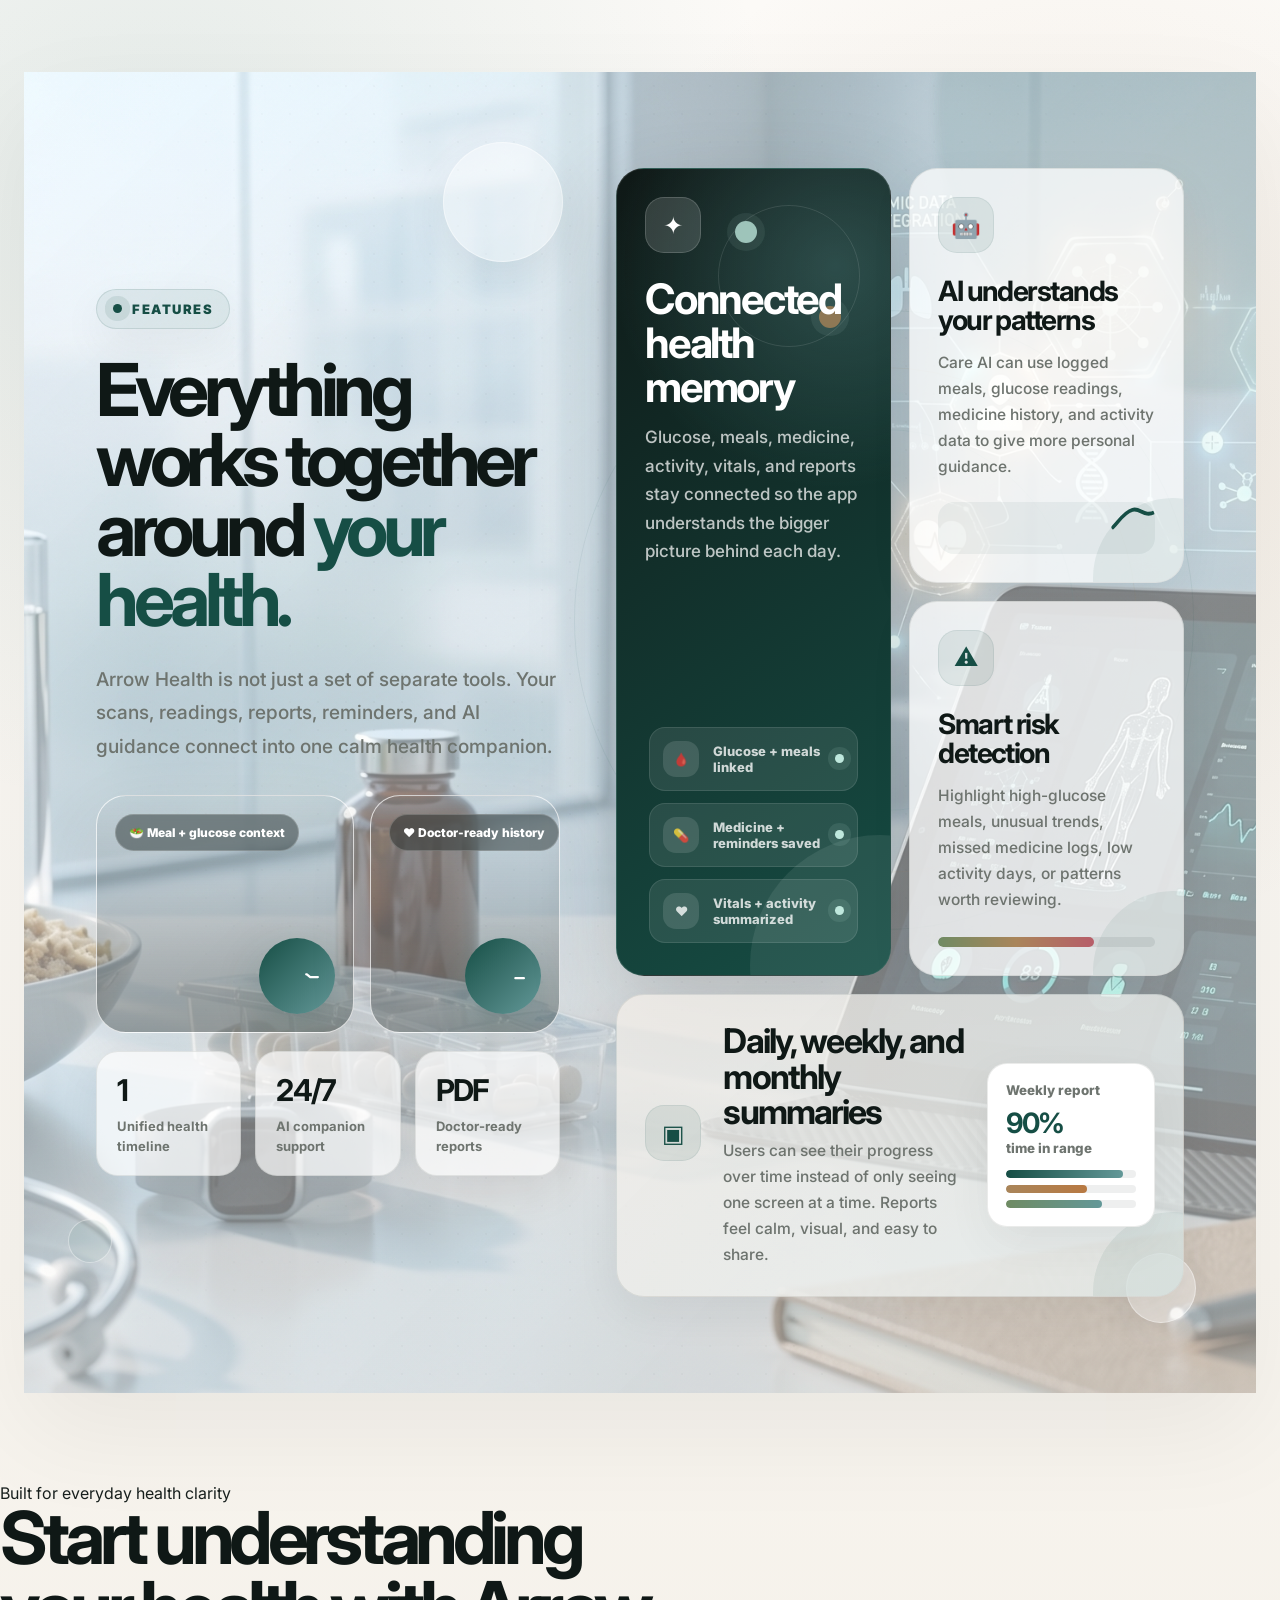
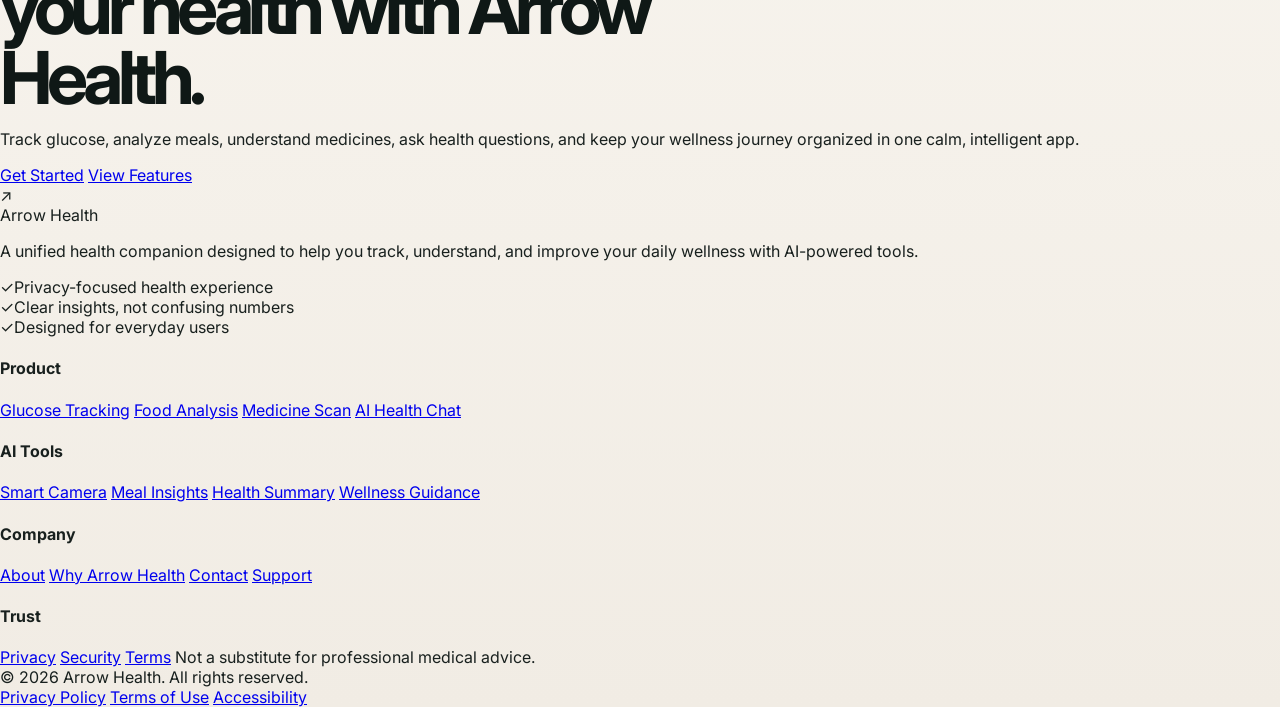
<file: feature.html>
<!DOCTYPE html>
<html lang="en">
<head>
  <meta charset="UTF-8" />
  <meta name="viewport" content="width=device-width, initial-scale=1.0" />
  <title>Arrow Health — Features Section Preview</title>
  <link rel="preconnect" href="https://fonts.googleapis.com">
  <link rel="preconnect" href="https://fonts.gstatic.com" crossorigin>
  <link href="https://fonts.googleapis.com/css2?family=Inter:wght@400;500;600;700;800;900&display=swap" rel="stylesheet">
  <style>
    :root {
      /* Arrow Health Original Premium Palette */
      --bg-main: #F8F5EF;
      --bg-soft: #FCFAF7;
      --surface: #FFFFFF;
      --text-main: #18201E;
      --text-muted: #6E746F;
      --border-soft: rgba(24, 32, 30, 0.09);

      /* Brand Colors */
      --brand-primary: #164E45;
      --brand-secondary: #A9855A;
      --brand-dark: #0F1816;
      --brand-glow: rgba(22, 78, 69, 0.16);
      --hero-active-color: #639898;

      /* Muted Service Accents */
      --heart: #B75D69;
      --sleep: #4D5B8C;
      --activity: #B87942;
      --nutrition: #6F8B63;
      --hydration: #6697A7;
      --medicine: #5B9A86;
      --mood: #9A7BA8;
      --reports: #6D7680;
      --score: #B59B4A;

      --radius-lg: 32px;
      --radius-md: 22px;
      --radius-sm: 14px;
      --shadow-soft: 0 24px 70px rgba(15, 24, 22, 0.08);
      --shadow-card: 0 16px 45px rgba(15, 24, 22, 0.06);
    }

    * { box-sizing: border-box; }

    body {
      margin: 0;
      font-family: Inter, system-ui, -apple-system, BlinkMacSystemFont, "Segoe UI", sans-serif;
      color: var(--text-main);
      background:
        radial-gradient(circle at 12% 8%, rgba(99, 152, 152, 0.16), transparent 26%),
        radial-gradient(circle at 84% 18%, rgba(169, 133, 90, 0.13), transparent 24%),
        linear-gradient(180deg, var(--bg-soft) 0%, var(--bg-main) 55%, #F1ECE4 100%);
      min-height: 100vh;
      overflow-x: hidden;
    }

    .preview-wrap {
      width: min(1500px, calc(100% - 48px));
      margin: 0 auto;
      padding: 72px 0 90px;
    }

    .features-section {
      position: relative;
      overflow: hidden;
      border-radius: 0;
      padding: 96px 72px;
      background:
        linear-gradient(135deg, rgba(255, 255, 255, 0.45), rgba(248, 245, 239, 0.52)),
        url("appimages/feature_image.png") center / cover fixed;
      border: none;
      box-shadow: 0 40px 100px rgba(0,0,0,0.06);
      isolation: isolate;
    }

    .features-section::before {
      content: "";
      position: absolute;
      inset: 0;
      pointer-events: none;
      background-image: radial-gradient(circle, rgba(24, 32, 30, 0.08) 1px, transparent 1px);
      background-size: 28px 28px;
      mask-image: linear-gradient(90deg, transparent 0%, #000 32%, #000 68%, transparent 100%);
      opacity: 0.34;
    }

    .features-section::after {
      content: "";
      position: absolute;
      width: 560px;
      height: 560px;
      right: -240px;
      top: -240px;
      border-radius: 50%;
      background: rgba(22, 78, 69, 0.08);
      filter: blur(4px);
    }

    .ambient-ring {
      position: absolute;
      width: 620px;
      height: 620px;
      right: 5%;
      top: 18%;
      border-radius: 50%;
      border: 1px solid rgba(22, 78, 69, 0.08);
      pointer-events: none;
      animation: slowSpin 22s linear infinite;
      opacity: 0.78;
    }

    .ambient-ring::before,
    .ambient-ring::after {
      content: "";
      position: absolute;
      border-radius: 50%;
      border: 1px solid rgba(169, 133, 90, 0.10);
      inset: 56px;
    }

    .ambient-ring::after {
      inset: 118px;
      border-color: rgba(99, 152, 152, 0.13);
    }

    .section-inner {
      position: relative;
      z-index: 2;
      display: grid;
      grid-template-columns: 0.9fr 1.1fr;
      gap: 56px;
      align-items: center;
    }

    .kicker {
      display: inline-flex;
      align-items: center;
      gap: 10px;
      padding: 11px 16px;
      margin-bottom: 26px;
      border-radius: 999px;
      color: var(--brand-primary);
      background: rgba(22, 78, 69, 0.08);
      border: 1px solid rgba(22, 78, 69, 0.12);
      box-shadow: var(--shadow-card);
      font-size: 13px;
      font-weight: 900;
      letter-spacing: 0.12em;
      text-transform: uppercase;
    }

    .kicker-dot {
      width: 9px;
      height: 9px;
      border-radius: 50%;
      background: var(--brand-primary);
      box-shadow: 0 0 0 8px rgba(22, 78, 69, 0.10);
      animation: breathe 2.5s ease-in-out infinite;
    }

    h2 {
      margin: 0;
      max-width: 710px;
      font-size: clamp(48px, 5.7vw, 86px);
      line-height: 0.96;
      letter-spacing: -0.075em;
      color: var(--brand-dark);
    }

    .accent { color: var(--brand-primary); }

    .lead {
      max-width: 600px;
      margin: 28px 0 32px;
      color: var(--text-muted);
      font-size: 19px;
      line-height: 1.75;
      font-weight: 520;
    }

    .story-collage {
      display: grid;
      grid-template-columns: 1fr 0.74fr;
      gap: 16px;
      max-width: 650px;
      margin: 32px 0 18px;
    }

    .story-image {
      position: relative;
      min-height: 238px;
      border-radius: 30px;
      overflow: hidden;
      border: 1px solid rgba(255, 255, 255, 0.72);
      box-shadow: var(--shadow-soft);
      background:
        linear-gradient(180deg, rgba(15, 24, 22, 0.02), rgba(15, 24, 22, 0.38)),
        url("https://images.unsplash.com/photo-1512621776951-a57141f2eefd?auto=format&fit=crop&w=1200&q=88") center / cover;
      animation: imageFloat 6.5s ease-in-out infinite;
    }

    .story-image.second {
      min-height: 238px;
      background:
        linear-gradient(180deg, rgba(15, 24, 22, 0.02), rgba(15, 24, 22, 0.36)),
        url("https://images.unsplash.com/photo-1505751172876-fa1923c5c528?auto=format&fit=crop&w=1200&q=88") center / cover;
      animation-delay: -2.4s;
    }

    .story-pill {
      position: absolute;
      left: 18px;
      top: 18px;
      padding: 10px 13px;
      border-radius: 999px;
      color: #fff;
      background: rgba(15, 24, 22, 0.42);
      border: 1px solid rgba(255, 255, 255, 0.20);
      backdrop-filter: blur(16px);
      font-size: 12px;
      font-weight: 850;
      display: inline-flex;
      align-items: center;
      gap: 8px;
    }

    .story-pulse {
      position: absolute;
      right: 18px;
      bottom: 18px;
      width: 76px;
      height: 76px;
      border-radius: 50%;
      display: grid;
      place-items: center;
      color: #fff;
      background: linear-gradient(135deg, var(--brand-primary), var(--hero-active-color));
      box-shadow: 0 18px 45px rgba(22, 78, 69, 0.22);
      animation: pulseGlow 2.7s ease-in-out infinite;
    }

    .story-pulse svg {
      width: 44px;
      height: 26px;
      overflow: visible;
    }

    .story-pulse path {
      fill: none;
      stroke: #fff;
      stroke-width: 4;
      stroke-linecap: round;
      stroke-linejoin: round;
      stroke-dasharray: 88;
      stroke-dashoffset: 88;
      animation: drawPulse 2.1s ease-in-out infinite;
    }

    .mini-proof {
      display: grid;
      grid-template-columns: repeat(3, 1fr);
      gap: 14px;
      max-width: 650px;
    }

    .proof-card {
      padding: 20px;
      border-radius: 22px;
      background: rgba(255, 255, 255, 0.68);
      border: 1px solid var(--border-soft);
      box-shadow: var(--shadow-card);
      transform: translateY(0);
      transition: transform 0.25s ease, box-shadow 0.25s ease;
    }

    .proof-card:hover {
      transform: translateY(-6px);
      box-shadow: var(--shadow-soft);
    }

    .proof-card strong {
      display: block;
      margin-bottom: 7px;
      font-size: 30px;
      letter-spacing: -0.06em;
      color: var(--brand-dark);
    }

    .proof-card span {
      color: var(--text-muted);
      font-size: 13px;
      line-height: 1.4;
      font-weight: 700;
    }

    .feature-grid {
      display: grid;
      grid-template-columns: repeat(2, minmax(0, 1fr));
      gap: 18px;
    }

    .feature-card {
      position: relative;
      min-height: 230px;
      padding: 28px;
      border-radius: 28px;
      background: rgba(255, 255, 255, 0.74);
      border: 1px solid var(--border-soft);
      box-shadow: var(--shadow-card);
      overflow: hidden;
      transition: transform 0.28s ease, box-shadow 0.28s ease, background 0.28s ease;
      animation: riseIn 0.8s ease both;
    }

    .feature-card:hover {
      transform: translateY(-8px);
      background: rgba(255, 255, 255, 0.88);
      box-shadow: var(--shadow-soft);
    }

    .feature-card::after {
      content: "";
      position: absolute;
      width: 160px;
      height: 160px;
      right: -70px;
      bottom: -76px;
      border-radius: 50%;
      background: rgba(22, 78, 69, 0.075);
    }

    .feature-card.highlight {
      grid-row: span 2;
      min-height: 520px;
      color: #fff;
      background:
        radial-gradient(circle at 80% 12%, rgba(99, 152, 152, 0.34), transparent 30%),
        linear-gradient(145deg, var(--brand-dark), var(--brand-primary));
      border-color: rgba(255, 255, 255, 0.12);
      box-shadow: 0 28px 90px rgba(15, 24, 22, 0.18);
    }

    .feature-card.highlight::after {
      background: rgba(255, 255, 255, 0.08);
      width: 260px;
      height: 260px;
      right: -120px;
      bottom: -120px;
    }

    .feature-icon {
      position: relative;
      z-index: 2;
      width: 56px;
      height: 56px;
      margin-bottom: 24px;
      display: grid;
      place-items: center;
      border-radius: 19px;
      color: var(--brand-primary);
      background: rgba(22, 78, 69, 0.09);
      border: 1px solid rgba(22, 78, 69, 0.08);
      font-size: 24px;
    }

    .highlight .feature-icon {
      color: #fff;
      background: rgba(255, 255, 255, 0.14);
      border-color: rgba(255, 255, 255, 0.16);
    }

    .feature-card h3 {
      position: relative;
      z-index: 2;
      margin: 0 0 14px;
      font-size: 28px;
      line-height: 1.05;
      letter-spacing: -0.055em;
      color: var(--brand-dark);
    }

    .highlight h3 {
      color: #fff;
      font-size: 42px;
      max-width: 320px;
    }

    .feature-card p {
      position: relative;
      z-index: 2;
      margin: 0;
      color: var(--text-muted);
      font-size: 15.5px;
      line-height: 1.68;
      font-weight: 520;
    }

    .highlight p {
      color: rgba(255, 255, 255, 0.72);
      font-size: 17px;
      max-width: 360px;
    }

    .memory-orbit {
      position: absolute;
      right: 30px;
      top: 36px;
      width: 142px;
      height: 142px;
      border-radius: 50%;
      border: 1px solid rgba(255, 255, 255, 0.14);
      animation: slowSpin 14s linear infinite;
      opacity: 0.8;
    }

    .memory-orbit::before,
    .memory-orbit::after {
      content: "";
      position: absolute;
      width: 22px;
      height: 22px;
      border-radius: 50%;
      background: #BFE8DD;
      box-shadow: 0 0 0 8px rgba(191, 232, 221, 0.10);
      top: 15px;
      left: 16px;
    }

    .memory-orbit::after {
      background: var(--brand-secondary);
      top: auto;
      left: auto;
      right: 18px;
      bottom: 18px;
    }

    .connected-line {
      position: absolute;
      inset: auto 32px 32px 32px;
      z-index: 2;
      display: grid;
      gap: 12px;
    }

    .connection-row {
      display: grid;
      grid-template-columns: 38px 1fr auto;
      align-items: center;
      gap: 12px;
      padding: 13px;
      border-radius: 16px;
      background: rgba(255, 255, 255, 0.09);
      border: 1px solid rgba(255, 255, 255, 0.10);
      color: rgba(255, 255, 255, 0.78);
      font-size: 13px;
      font-weight: 800;
      animation: pulseRow 3.4s ease-in-out infinite;
    }

    .connection-row:nth-child(2) { animation-delay: 0.4s; }
    .connection-row:nth-child(3) { animation-delay: 0.8s; }

    .connection-icon {
      width: 36px;
      height: 36px;
      display: grid;
      place-items: center;
      border-radius: 13px;
      background: rgba(255, 255, 255, 0.12);
    }

    .connection-status {
      width: 9px;
      height: 9px;
      border-radius: 50%;
      background: #BFE8DD;
      box-shadow: 0 0 0 7px rgba(191, 232, 221, 0.10);
    }

    .card-sparkline {
      position: relative;
      z-index: 2;
      height: 52px;
      margin-top: 22px;
      border-radius: 16px;
      overflow: hidden;
      background: rgba(22, 78, 69, 0.06);
    }

    .card-sparkline svg {
      width: 100%;
      height: 100%;
    }

    .spark-path {
      fill: none;
      stroke: var(--brand-primary);
      stroke-width: 4;
      stroke-linecap: round;
      stroke-dasharray: 240;
      stroke-dashoffset: 240;
      animation: drawLine 2.7s ease-in-out infinite;
    }

    .risk-meter {
      position: relative;
      z-index: 2;
      height: 10px;
      margin-top: 24px;
      border-radius: 999px;
      background: rgba(24, 32, 30, 0.08);
      overflow: hidden;
    }

    .risk-meter span {
      display: block;
      height: 100%;
      width: 72%;
      border-radius: inherit;
      background: linear-gradient(90deg, var(--nutrition), var(--brand-secondary), var(--heart));
      animation: slideMeter 2.8s ease-in-out infinite;
    }

    .wide-card {
      grid-column: 1 / -1;
      min-height: 206px;
      display: grid;
      grid-template-columns: auto 1fr auto;
      gap: 22px;
      align-items: center;
      background:
        linear-gradient(135deg, rgba(169, 133, 90, 0.10), rgba(99, 152, 152, 0.11)),
        rgba(255, 255, 255, 0.74);
    }

    .wide-card h3 {
      font-size: 34px;
      margin-bottom: 8px;
    }

    .report-preview {
      position: relative;
      z-index: 2;
      min-width: 168px;
      padding: 18px;
      border-radius: 20px;
      background: var(--surface);
      border: 1px solid var(--border-soft);
      box-shadow: var(--shadow-card);
      animation: reportFloat 5.8s ease-in-out infinite;
    }

    .report-preview small {
      display: block;
      color: var(--text-muted);
      font-weight: 800;
      margin-bottom: 8px;
    }

    .report-preview strong {
      color: var(--brand-primary);
      font-size: 28px;
      letter-spacing: -0.05em;
    }

    .report-bars {
      margin-top: 14px;
      display: grid;
      gap: 7px;
    }

    .bar {
      height: 8px;
      border-radius: 999px;
      background: rgba(24, 32, 30, 0.07);
      overflow: hidden;
    }

    .bar span {
      display: block;
      height: 100%;
      border-radius: inherit;
      background: linear-gradient(90deg, var(--brand-primary), var(--hero-active-color));
      animation: fillBar 1.2s ease both;
    }

    .floating-orb {
      position: absolute;
      border-radius: 50%;
      border: 1px solid rgba(255, 255, 255, 0.42);
      background: rgba(255, 255, 255, 0.36);
      box-shadow: var(--shadow-card);
      animation: floatOrb 8s ease-in-out infinite;
      z-index: 1;
    }

    .orb-1 {
      width: 120px;
      height: 120px;
      left: 34%;
      top: 70px;
    }

    .orb-2 {
      width: 70px;
      height: 70px;
      right: 60px;
      bottom: 70px;
      animation-delay: -3s;
    }

    .orb-3 {
      width: 44px;
      height: 44px;
      left: 44px;
      bottom: 130px;
      background: rgba(22, 78, 69, 0.08);
      animation-delay: -1.8s;
    }

    @keyframes riseIn {
      from { opacity: 0; transform: translateY(20px); }
      to { opacity: 1; transform: translateY(0); }
    }

    @keyframes fillBar { from { width: 0%; } }

    @keyframes pulseRow {
      0%, 100% { transform: translateX(0); opacity: 0.78; }
      50% { transform: translateX(6px); opacity: 1; }
    }

    @keyframes floatOrb {
      0%, 100% { transform: translateY(0); }
      50% { transform: translateY(-18px); }
    }

    @keyframes imageFloat {
      0%, 100% { transform: translateY(0) rotate(0deg); }
      50% { transform: translateY(-12px) rotate(-1deg); }
    }

    @keyframes pulseGlow {
      0%, 100% { transform: scale(1); box-shadow: 0 18px 45px rgba(22, 78, 69, 0.22); }
      50% { transform: scale(1.06); box-shadow: 0 24px 65px rgba(22, 78, 69, 0.34); }
    }

    @keyframes drawPulse {
      0% { stroke-dashoffset: 88; opacity: 0.4; }
      35% { opacity: 1; }
      70%, 100% { stroke-dashoffset: 0; opacity: 1; }
    }

    @keyframes breathe {
      0%, 100% { transform: scale(1); box-shadow: 0 0 0 8px rgba(22, 78, 69, 0.10); }
      50% { transform: scale(1.15); box-shadow: 0 0 0 13px rgba(22, 78, 69, 0.06); }
    }

    @keyframes slowSpin {
      from { transform: rotate(0deg); }
      to { transform: rotate(360deg); }
    }

    @keyframes drawLine {
      0% { stroke-dashoffset: 240; }
      45%, 65% { stroke-dashoffset: 0; }
      100% { stroke-dashoffset: -240; }
    }

    @keyframes slideMeter {
      0%, 100% { width: 52%; }
      50% { width: 82%; }
    }

    @keyframes reportFloat {
      0%, 100% { transform: translateY(0); }
      50% { transform: translateY(-8px); }
    }

    @media (max-width: 1120px) {
      .features-section {
      position: relative;
      overflow: hidden;
      border-radius: 0;
      padding: 96px 72px;
      background:
        linear-gradient(135deg, rgba(255, 255, 255, 0.82), rgba(248, 245, 239, 0.96)),
        url("appimages/feature_image.png") center / cover fixed;
      border: none;
      box-shadow: 0 40px 100px rgba(0,0,0,0.06);
      backdrop-filter: blur(18px);
      isolation: isolate;
    }
      .section-inner { grid-template-columns: 1fr; }
      .feature-card.highlight { min-height: 500px; }
    }

    @media (max-width: 760px) {
      .preview-wrap {
        width: min(100% - 24px, 1500px);
        padding: 24px 0;
      }

      .features-section {
      position: relative;
      overflow: hidden;
      border-radius: 0;
      padding: 96px 72px;
      background:
        linear-gradient(135deg, rgba(255, 255, 255, 0.82), rgba(248, 245, 239, 0.96)),
        url("appimages/feature_image.png") center / cover fixed;
      border: none;
      box-shadow: 0 40px 100px rgba(0,0,0,0.06);
      backdrop-filter: blur(18px);
      isolation: isolate;
    }

      h2 { font-size: 44px; }
      .lead { font-size: 16px; }

      .story-collage,
      .mini-proof,
      .feature-grid,
      .wide-card {
        grid-template-columns: 1fr;
      }

      .feature-card.highlight { min-height: 560px; }
      .wide-card { align-items: start; }
      .ambient-ring { display: none; }
    }
  </style>
  <link rel="stylesheet" href="scroll-reveal.css">
</head>
<body>
  <main class="preview-wrap">
    <section class="features-section" id="features">
      <div class="ambient-ring"></div>
      <div class="floating-orb orb-1"></div>
      <div class="floating-orb orb-2"></div>
      <div class="floating-orb orb-3"></div>

      <div class="section-inner">
        <div class="feature-intro">
          <div class="kicker"><span class="kicker-dot"></span> Features</div>
          <h2>Everything works together around <span class="accent">your health.</span></h2>
          <p class="lead">
            Arrow Health is not just a set of separate tools. Your scans, readings, reports, reminders, and AI guidance connect into one calm health companion.
          </p>

          <div class="story-collage">
            <div class="story-image">
              <div class="story-pill">🥗 Meal + glucose context</div>
              <div class="story-pulse">
                <svg viewBox="0 0 80 40" aria-hidden="true">
                  <path d="M2 22 H18 L25 9 L36 34 L47 17 H58 L64 22 H78" />
                </svg>
              </div>
            </div>
            <div class="story-image second">
              <div class="story-pill">❤️ Doctor-ready history</div>
              <div class="story-pulse">
                <svg viewBox="0 0 80 40" aria-hidden="true">
                  <path d="M2 24 H16 L24 16 L32 28 L42 10 L52 24 H78" />
                </svg>
              </div>
            </div>
          </div>

          <div class="mini-proof">
            <div class="proof-card">
              <strong>1</strong>
              <span>Unified health timeline</span>
            </div>
            <div class="proof-card">
              <strong>24/7</strong>
              <span>AI companion support</span>
            </div>
            <div class="proof-card">
              <strong>PDF</strong>
              <span>Doctor-ready reports</span>
            </div>
          </div>
        </div>

        <div class="feature-grid">
          <article class="feature-card highlight">
            <div class="memory-orbit"></div>
            <div class="feature-icon">✦</div>
            <h3>Connected health memory</h3>
            <p>
              Glucose, meals, medicine, activity, vitals, and reports stay connected so the app understands the bigger picture behind each day.
            </p>

            <div class="connected-line">
              <div class="connection-row">
                <span class="connection-icon">🩸</span>
                <span>Glucose + meals linked</span>
                <span class="connection-status"></span>
              </div>
              <div class="connection-row">
                <span class="connection-icon">💊</span>
                <span>Medicine + reminders saved</span>
                <span class="connection-status"></span>
              </div>
              <div class="connection-row">
                <span class="connection-icon">❤️</span>
                <span>Vitals + activity summarized</span>
                <span class="connection-status"></span>
              </div>
            </div>
          </article>

          <article class="feature-card">
            <div class="feature-icon">🤖</div>
            <h3>AI understands your patterns</h3>
            <p>
              Care AI can use logged meals, glucose readings, medicine history, and activity data to give more personal guidance.
            </p>
            <div class="card-sparkline">
              <svg viewBox="0 0 280 52" preserveAspectRatio="none">
                <path class="spark-path" d="M0 34 C28 16 50 42 78 26 S126 13 154 30 S204 46 232 20 S260 18 280 10" />
              </svg>
            </div>
          </article>

          <article class="feature-card">
            <div class="feature-icon">⚠</div>
            <h3>Smart risk detection</h3>
            <p>
              Highlight high-glucose meals, unusual trends, missed medicine logs, low activity days, or patterns worth reviewing.
            </p>
            <div class="risk-meter"><span></span></div>
          </article>

          <article class="feature-card wide-card">
            <div class="feature-icon">▣</div>
            <div>
              <h3>Daily, weekly, and monthly summaries</h3>
              <p>
                Users can see their progress over time instead of only seeing one screen at a time. Reports feel calm, visual, and easy to share.
              </p>
            </div>
            <div class="report-preview">
              <small>Weekly report</small>
              <strong>90%</strong>
              <small>time in range</small>
              <div class="report-bars">
                <div class="bar"><span style="width: 90%;"></span></div>
                <div class="bar"><span style="width: 62%; background: linear-gradient(90deg, var(--brand-secondary), var(--activity));"></span></div>
                <div class="bar"><span style="width: 74%; background: linear-gradient(90deg, var(--nutrition), var(--hero-active-color));"></span></div>
              </div>
            </div>
          </article>
        </div>
      </div>
    </section>
  </main>

  <footer class="arrow-footer">
    <div class="footer-container">
      <div class="footer-top">
        <div>
          <div class="footer-eyebrow">Built for everyday health clarity</div>
          <h2 class="footer-title">Start understanding your health with <span>Arrow Health.</span></h2>
          <p class="footer-description">
            Track glucose, analyze meals, understand medicines, ask health questions, and keep your wellness journey
            organized in one calm, intelligent app.
          </p>
        </div>

        <div class="footer-cta-area">
          <a class="footer-btn primary" href="#">Get Started</a>
          <a class="footer-btn secondary" href="index.html#bento">View Features</a>
        </div>
      </div>

      <div class="footer-main">
        <div class="footer-brand">
          <div class="footer-logo">
            <div class="footer-logo-mark">↗</div>
            <span>Arrow Health</span>
          </div>
          <p>
            A unified health companion designed to help you track, understand, and improve your daily wellness with
            AI-powered tools.
          </p>

          <div class="footer-trust-list">
            <div class="footer-trust-item"><span class="footer-trust-dot">✓</span>Privacy-focused health experience
            </div>
            <div class="footer-trust-item"><span class="footer-trust-dot">✓</span>Clear insights, not confusing numbers
            </div>
            <div class="footer-trust-item"><span class="footer-trust-dot">✓</span>Designed for everyday users</div>
          </div>
        </div>

        <div class="footer-links-grid">
          <div class="footer-col">
            <h4>Product</h4>
            <a href="#">Glucose Tracking</a>
            <a href="#">Food Analysis</a>
            <a href="#">Medicine Scan</a>
            <a href="#">AI Health Chat</a>
          </div>

          <div class="footer-col">
            <h4>AI Tools</h4>
            <a href="#">Smart Camera</a>
            <a href="#">Meal Insights</a>
            <a href="#">Health Summary</a>
            <a href="#">Wellness Guidance</a>
          </div>

          <div class="footer-col">
            <h4>Company</h4>
            <a href="#">About</a>
            <a href="#">Why Arrow Health</a>
            <a href="#">Contact</a>
            <a href="#">Support</a>
          </div>

          <div class="footer-col">
            <h4>Trust</h4>
            <a href="#">Privacy</a>
            <a href="#">Security</a>
            <a href="#">Terms</a>
            <span>Not a substitute for professional medical advice.</span>
          </div>
        </div>
      </div>

      <div class="footer-bottom-bar">
        <div>© 2026 Arrow Health. All rights reserved.</div>
        <div class="footer-bottom-links">
          <a href="#">Privacy Policy</a>
          <a href="#">Terms of Use</a>
          <a href="#">Accessibility</a>
        </div>
      </div>
    </div>
  </footer>
  <script src="scroll-reveal.js"></script>
</body>
</html>
</file>
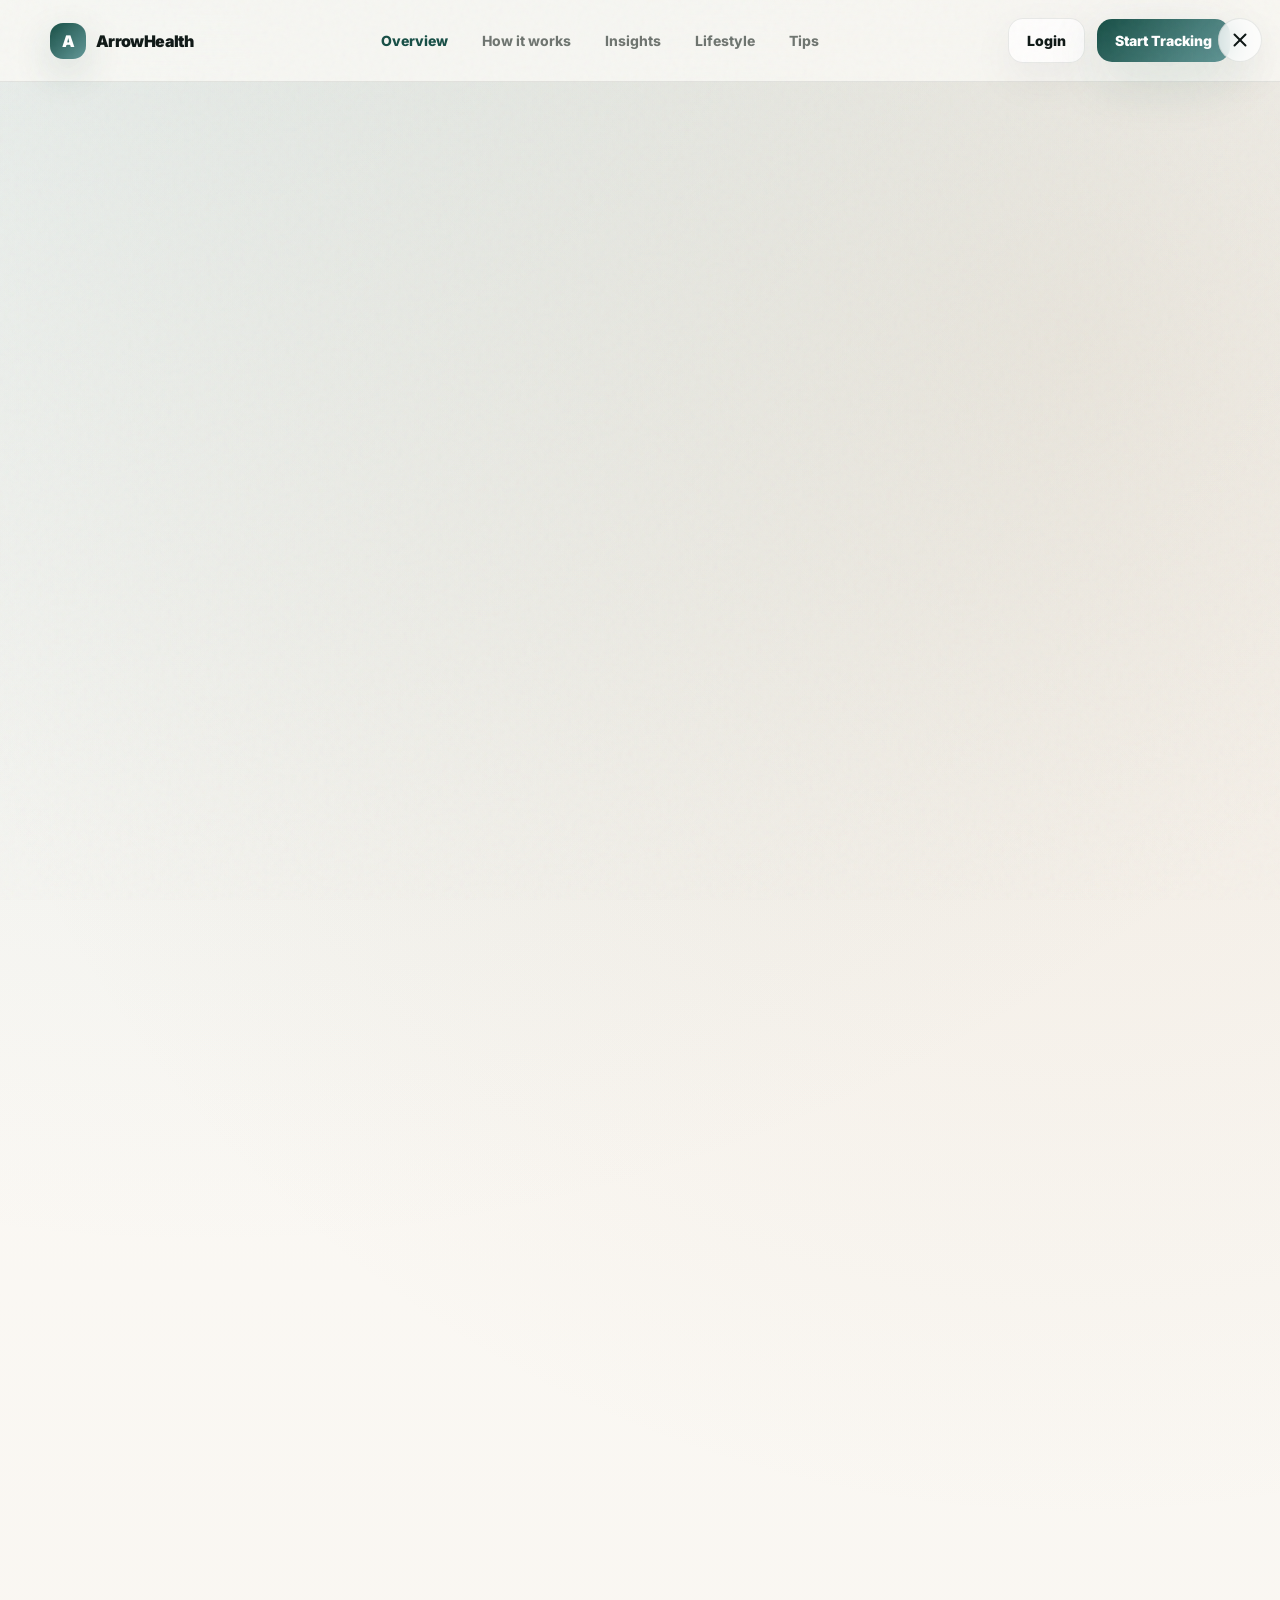
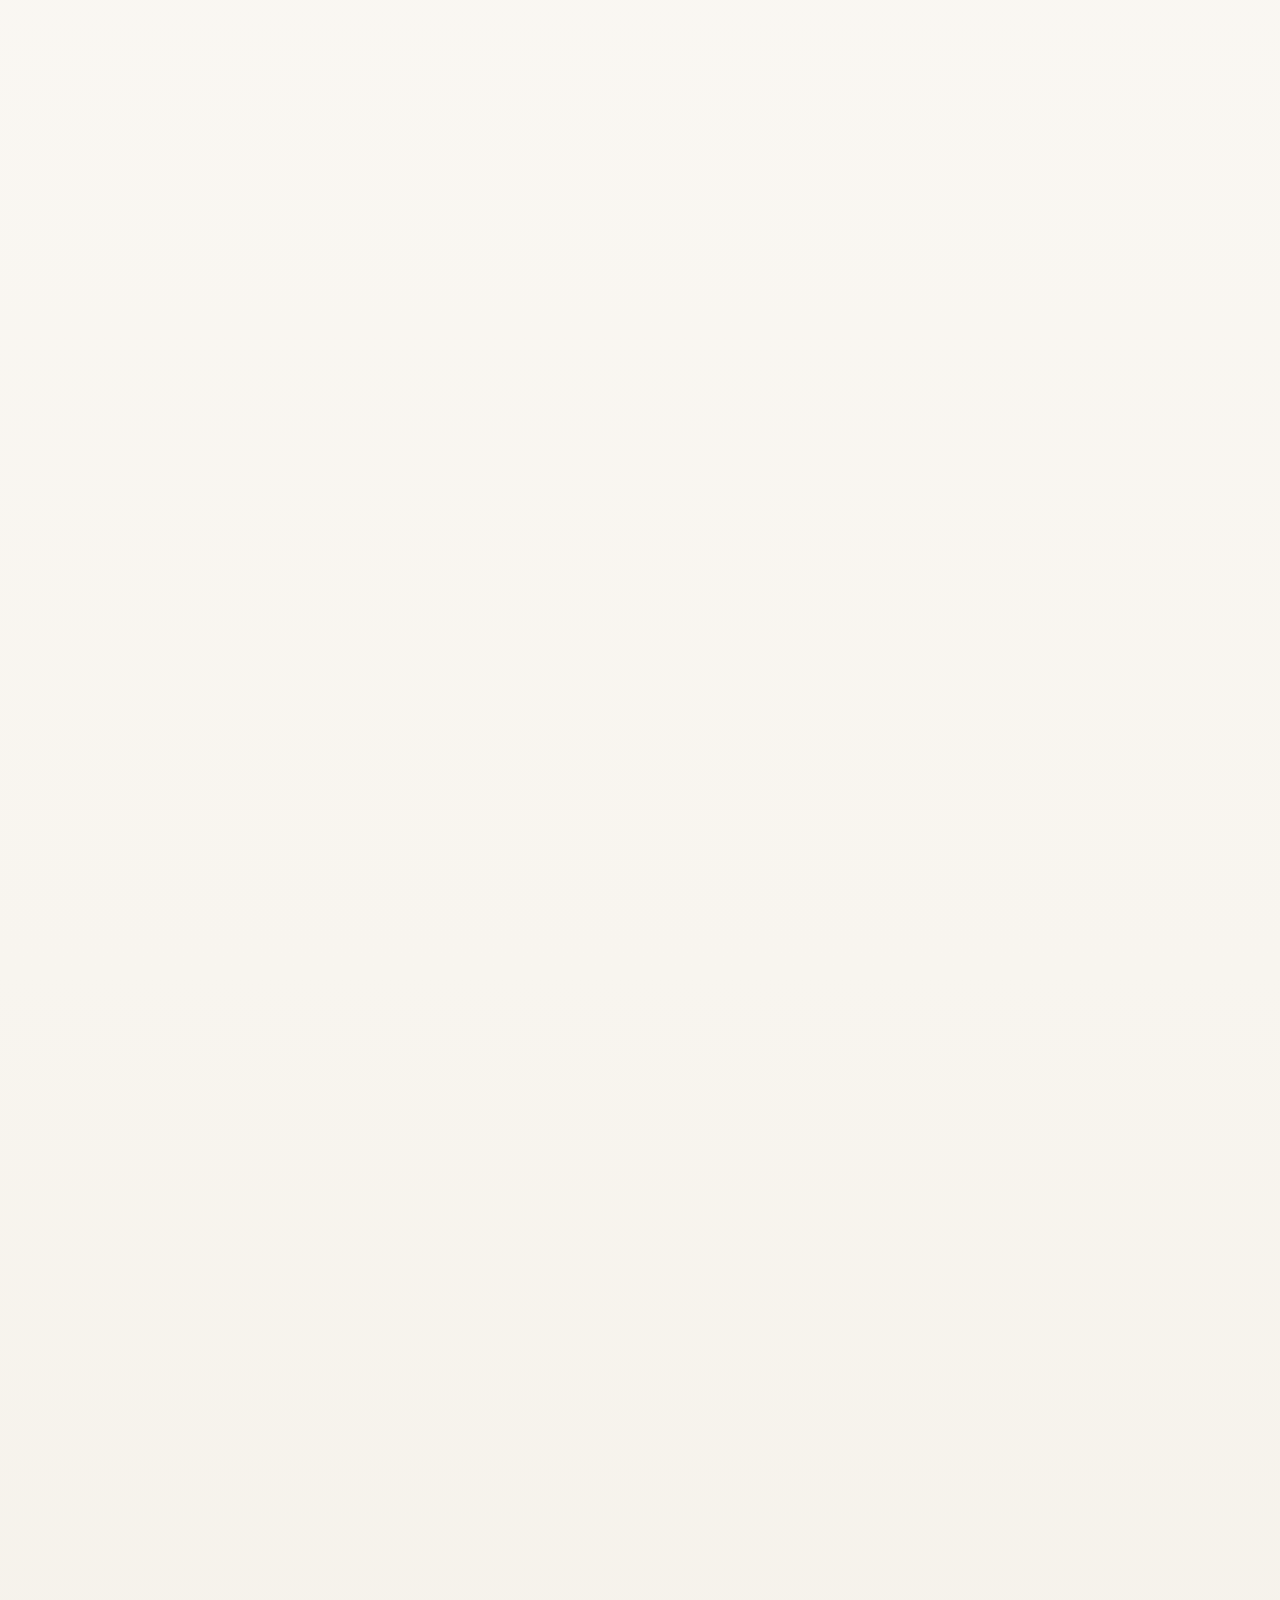
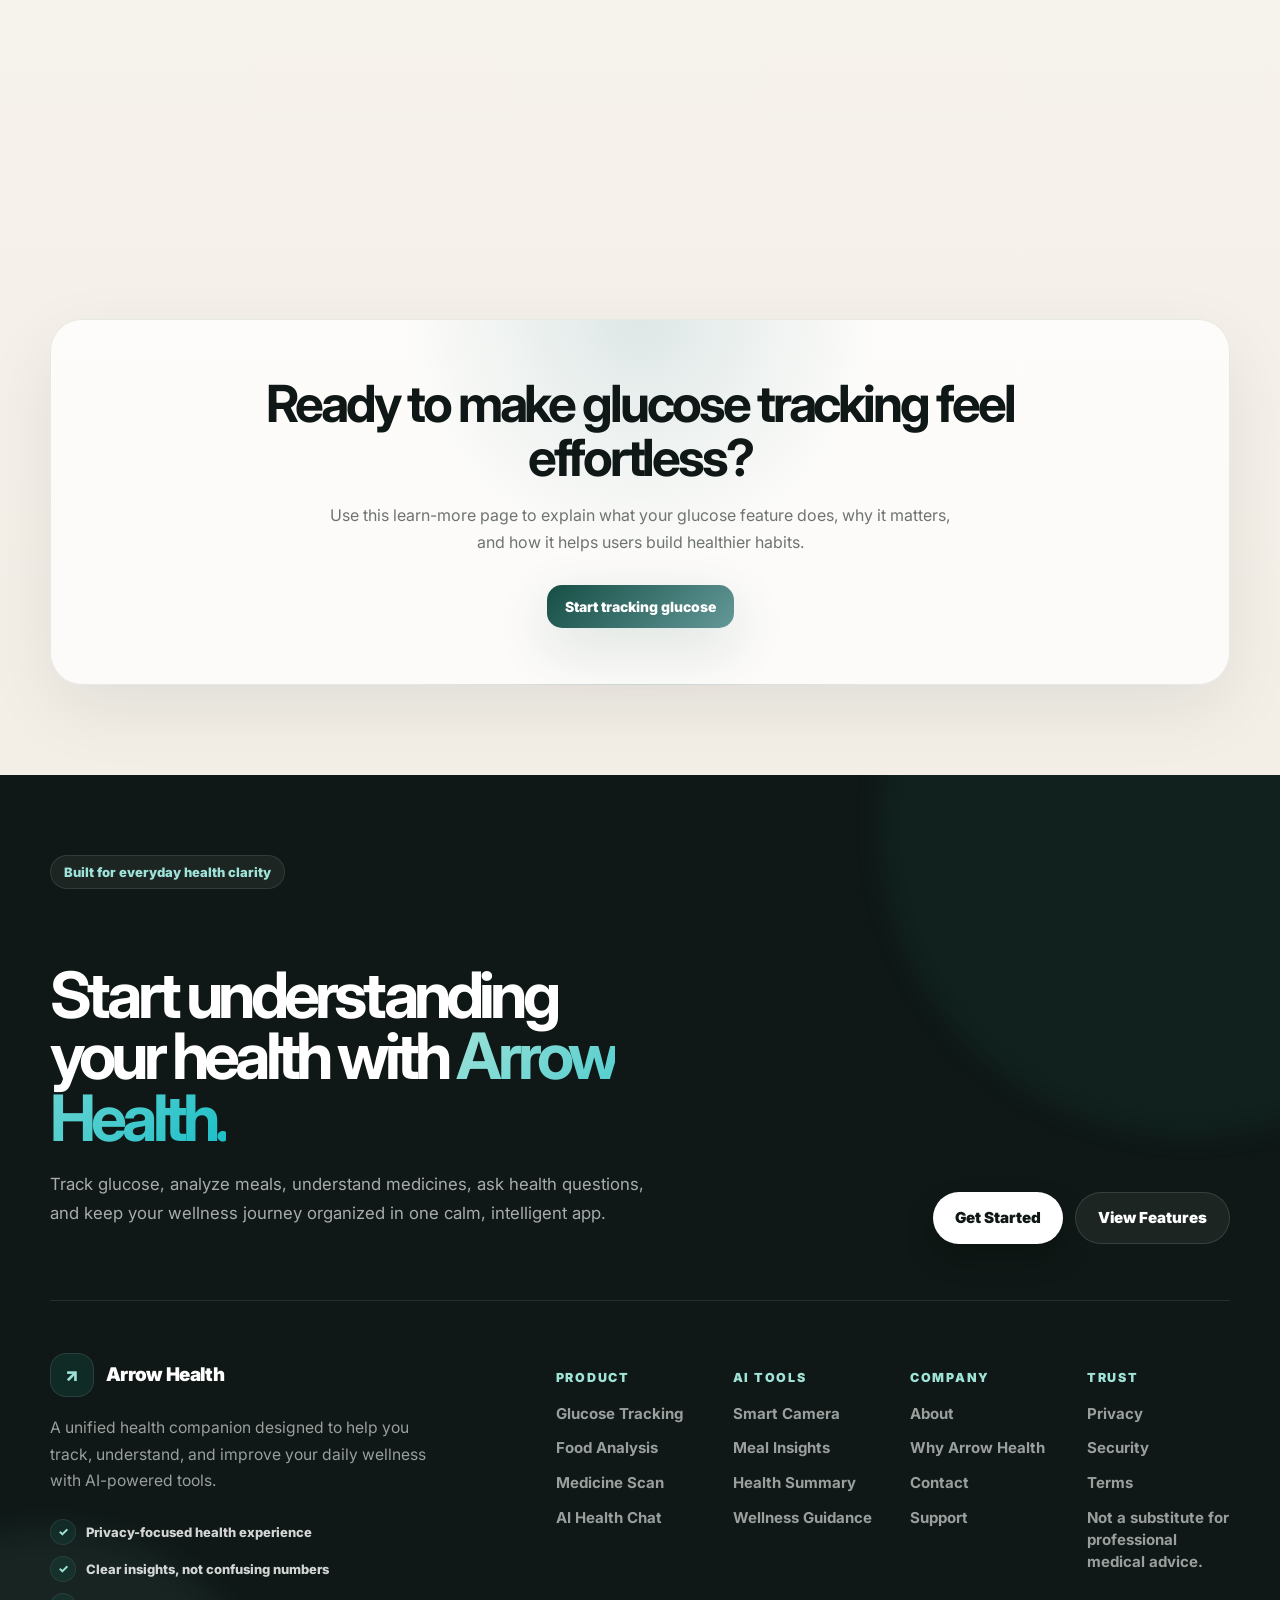
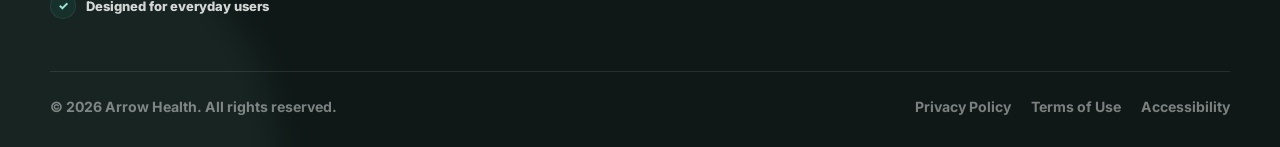
<file: glucose.html>
<!DOCTYPE html>
<html lang="en">
<head>
  <meta charset="UTF-8" />
  <meta name="viewport" content="width=device-width, initial-scale=1.0" />
  <title>ArrowHealth — Glucose Health</title>
  <link rel="preconnect" href="https://fonts.googleapis.com">
  <link rel="preconnect" href="https://fonts.gstatic.com" crossorigin>
  <link href="https://fonts.googleapis.com/css2?family=Inter:wght@400;500;600;700;800;900&family=Playfair+Display:ital,wght@1,500;1,600&display=swap" rel="stylesheet">
  <style>
    :root {
      /* Arrow Health Original Premium Palette */
      --bg-main: #F8F5EF;
      --bg-soft: #FCFAF7;
      --surface: #FFFFFF;
      --text-main: #18201E;
      --text-muted: #6E746F;
      --border-soft: rgba(24, 32, 30, 0.09);

      /* Brand Colors */
      --brand-primary: #164E45;
      --brand-secondary: #A9855A;
      --brand-dark: #0F1816;
      --brand-glow: rgba(22, 78, 69, 0.16);
      --hero-active-color: #639898;

      /* Muted Service Accents */
      --heart: #B75D69;
      --sleep: #4D5B8C;
      --activity: #B87942;
      --nutrition: #6F8B63;
      --hydration: #6697A7;
      --medicine: #5B9A86;
      --mood: #9A7BA8;
      --reports: #6D7680;
      --score: #B59B4A;

      --radius-lg: 32px;
      --radius-md: 22px;
      --radius-sm: 14px;
      --shadow-soft: 0 24px 70px rgba(15, 24, 22, 0.08);
      --shadow-card: 0 16px 45px rgba(15, 24, 22, 0.06);
    }

    * { box-sizing: border-box; }
    html { scroll-behavior: smooth; }

    body {
      margin: 0;
      font-family: Inter, system-ui, -apple-system, BlinkMacSystemFont, "Segoe UI", sans-serif;
      color: var(--text-main);
      background:
        radial-gradient(circle at 16% -6%, rgba(99, 152, 152, 0.18), transparent 29%),
        radial-gradient(circle at 84% 7%, rgba(169, 133, 90, 0.14), transparent 25%),
        linear-gradient(180deg, var(--bg-soft) 0%, var(--bg-main) 52%, #F0EBE2 100%);
      overflow-x: hidden;
    }

    a { color: inherit; text-decoration: none; }

    .page {
      min-height: 100vh;
      position: relative;
    }

    .noise {
      position: fixed;
      inset: 0;
      pointer-events: none;
      opacity: 0.035;
      z-index: 30;
      background-image: url("data:image/svg+xml,%3Csvg viewBox='0 0 200 200' xmlns='http://www.w3.org/2000/svg'%3E%3Cfilter id='n'%3E%3CfeTurbulence type='fractalNoise' baseFrequency='0.8' numOctaves='3' stitchTiles='stitch'/%3E%3C/filter%3E%3Crect width='100%25' height='100%25' filter='url(%23n)'/%3E%3C/svg%3E");
    }

    .navbar {
      position: fixed;
      top: 0;
      left: 0;
      right: 0;
      z-index: 20;
      display: flex;
      justify-content: center;
      padding: 18px 22px;
      backdrop-filter: blur(24px);
      background: rgba(252, 250, 247, 0.78);
      border-bottom: 1px solid var(--border-soft);
    }

    .nav-inner {
      width: min(1180px, 100%);
      display: flex;
      align-items: center;
      justify-content: space-between;
      gap: 24px;
    }

    .brand {
      display: flex;
      align-items: center;
      gap: 10px;
      font-weight: 900;
      letter-spacing: -0.04em;
      color: var(--brand-dark);
    }

    .brand-mark {
      width: 36px;
      height: 36px;
      border-radius: 13px;
      display: grid;
      place-items: center;
      color: #fff;
      background: linear-gradient(135deg, var(--brand-primary), var(--hero-active-color));
      box-shadow: 0 14px 38px var(--brand-glow);
      font-weight: 900;
    }

    .nav-links {
      display: flex;
      gap: 34px;
      font-size: 14px;
      color: var(--text-muted);
      align-items: center;
      font-weight: 750;
    }

    .nav-links a:hover { color: var(--brand-primary); }

    .nav-actions {
      display: flex;
      gap: 12px;
      align-items: center;
    }

    .btn {
      border: 1px solid var(--border-soft);
      background: rgba(255,255,255,0.72);
      color: var(--brand-dark);
      border-radius: 15px;
      padding: 13px 18px;
      font-weight: 850;
      font-size: 14px;
      display: inline-flex;
      align-items: center;
      justify-content: center;
      gap: 10px;
      transition: transform .25s ease, box-shadow .25s ease, background .25s ease;
      box-shadow: var(--shadow-card);
      cursor: pointer;
    }

    .btn:hover {
      transform: translateY(-2px);
      background: var(--surface);
      box-shadow: 0 22px 60px rgba(15, 24, 22, 0.1);
    }

    .btn-primary {
      color: #fff;
      background: linear-gradient(135deg, var(--brand-primary), var(--hero-active-color));
      border: 0;
      box-shadow: 0 18px 54px var(--brand-glow);
    }

    .hero {
      position: relative;
      min-height: 860px;
      padding: 128px 22px 48px;
      display: flex;
      justify-content: center;
      overflow: hidden;
    }

    .hero-bg {
      position: absolute;
      inset: 0;
      background:
        linear-gradient(90deg, rgba(248,245,239,0.98) 0%, rgba(248,245,239,0.86) 33%, rgba(248,245,239,0.50) 64%, rgba(248,245,239,0.22) 100%),
        linear-gradient(180deg, rgba(248,245,239,0.04) 0%, rgba(248,245,239,0.88) 95%),
        url("https://images.unsplash.com/photo-1498837167922-ddd27525d352?auto=format&fit=crop&w=2200&q=85") center right / cover;
      opacity: 0.95;
      transform: scale(1.02);
    }

    .hero-bg::after {
      content: "";
      position: absolute;
      inset: 0;
      background: radial-gradient(circle at 60% 42%, rgba(22, 78, 69, .18), transparent 31%);
      pointer-events: none;
    }

    .hero-inner {
      width: min(1180px, 100%);
      position: relative;
      z-index: 2;
    }

    .hero-grid {
      display: grid;
      grid-template-columns: 0.95fr 1.05fr;
      align-items: center;
      min-height: 640px;
      gap: 50px;
    }

    .eyebrow {
      display: inline-flex;
      align-items: center;
      gap: 10px;
      color: var(--brand-primary);
      font-size: 12px;
      font-weight: 900;
      letter-spacing: .15em;
      text-transform: uppercase;
      padding: 10px 14px;
      border-radius: 999px;
      background: rgba(22, 78, 69, 0.08);
      border: 1px solid rgba(22, 78, 69, 0.12);
      margin-bottom: 24px;
      box-shadow: var(--shadow-card);
    }

    h1 {
      margin: 0;
      font-size: clamp(48px, 7.2vw, 92px);
      line-height: 0.97;
      letter-spacing: -0.075em;
      max-width: 720px;
      color: var(--brand-dark);
    }

    .accent {
      display: block;
      color: transparent;
      background: linear-gradient(135deg, var(--brand-primary), var(--hero-active-color) 58%, var(--brand-secondary));
      -webkit-background-clip: text;
      background-clip: text;
    }

    .italic {
      font-family: "Playfair Display", serif;
      font-style: italic;
      font-weight: 500;
      letter-spacing: -0.04em;
    }

    .hero-copy {
      color: var(--text-muted);
      font-size: 19px;
      line-height: 1.7;
      max-width: 560px;
      margin: 28px 0 32px;
      font-weight: 520;
    }

    .feature-strip {
      display: grid;
      grid-template-columns: repeat(4, 1fr);
      gap: 14px;
      max-width: 590px;
      margin: 34px 0;
    }

    .mini-feature {
      padding: 14px 12px;
      border-left: 1px solid var(--border-soft);
      color: var(--text-muted);
      font-size: 13px;
      line-height: 1.35;
      font-weight: 650;
    }

    .mini-icon {
      width: 32px;
      height: 32px;
      display: grid;
      place-items: center;
      border-radius: 12px;
      margin-bottom: 9px;
      background: rgba(22, 78, 69, 0.08);
      color: var(--brand-primary);
      border: 1px solid rgba(22, 78, 69, 0.08);
    }

    .hero-actions { display: flex; gap: 14px; flex-wrap: wrap; }

    .visual-stage {
      min-height: 560px;
      position: relative;
    }

    .device-card {
      position: absolute;
      right: 9%;
      top: 18%;
      width: 250px;
      height: 360px;
      border-radius: 38px;
      padding: 15px;
      background: linear-gradient(145deg, rgba(255,255,255,0.82), rgba(255,255,255,0.42));
      border: 1px solid rgba(255,255,255,0.72);
      box-shadow: var(--shadow-soft);
      transform: rotate(-3deg);
      animation: float 6s ease-in-out infinite;
    }

    .device-screen {
      height: 100%;
      border-radius: 29px;
      background:
        radial-gradient(circle at 80% 0%, rgba(99, 152, 152, 0.27), transparent 28%),
        linear-gradient(180deg, var(--brand-dark), #17312D);
      border: 1px solid rgba(255,255,255,0.1);
      padding: 20px;
      display: flex;
      flex-direction: column;
      justify-content: space-between;
      color: #fff;
    }

    .device-reading {
      text-align: center;
      padding-top: 62px;
    }

    .device-reading .num { font-size: 72px; font-weight: 900; letter-spacing: -0.07em; }
    .device-reading .unit { color: rgba(255,255,255,.68); margin-top: 4px; }

    .pill {
      display: inline-flex;
      align-items: center;
      gap: 8px;
      padding: 9px 13px;
      border-radius: 999px;
      background: rgba(91,154,134,0.15);
      color: var(--brand-primary);
      font-weight: 850;
      font-size: 13px;
      border: 1px solid rgba(91,154,134,0.18);
    }

    .device-screen .pill,
    .chart-card .pill {
      color: #D8F2E9;
      background: rgba(91,154,134,0.22);
      border-color: rgba(255,255,255,.12);
    }

    .floating-card {
      position: absolute;
      backdrop-filter: blur(24px);
      background: linear-gradient(145deg, rgba(255,255,255,0.88), rgba(255,255,255,0.52));
      color: var(--brand-dark);
      border: 1px solid rgba(255,255,255,0.72);
      box-shadow: var(--shadow-soft);
      border-radius: 23px;
      padding: 22px;
      animation: float 7s ease-in-out infinite;
    }

    .floating-card.reading {
      right: 0;
      top: 5%;
      width: 230px;
      animation-delay: -2s;
    }

    .floating-card.chart-card {
      left: 2%;
      bottom: 14%;
      width: 310px;
      color: #fff;
      background: linear-gradient(145deg, rgba(22, 78, 69, 0.94), rgba(15, 24, 22, 0.82));
      border-color: rgba(255,255,255,0.14);
    }

    .card-label { font-size: 13px; color: var(--text-muted); font-weight: 800; margin-bottom: 8px; }
    .reading .big { font-size: 48px; font-weight: 900; letter-spacing: -0.06em; }
    .reading .big span { font-size: 17px; letter-spacing: -0.02em; color: var(--text-muted); }

    .chart-line {
      height: 115px;
      margin-top: 15px;
      border-radius: 16px;
      background:
        linear-gradient(180deg, rgba(99,152,152,0.22), rgba(99,152,152,0.02)),
        repeating-linear-gradient(to bottom, transparent, transparent 27px, rgba(255,255,255,0.08) 28px);
      position: relative;
      overflow: hidden;
    }

    .chart-line svg { position: absolute; inset: 0; width: 100%; height: 100%; }

    .hero-metrics {
      display: grid;
      grid-template-columns: repeat(4, 1fr);
      gap: 0;
      border-radius: var(--radius-lg);
      border: 1px solid var(--border-soft);
      background: rgba(255,255,255,0.78);
      backdrop-filter: blur(22px);
      box-shadow: var(--shadow-soft);
      overflow: hidden;
      margin-top: 48px;
    }

    .metric {
      padding: 28px;
      border-right: 1px solid var(--border-soft);
    }
    .metric:last-child { border-right: 0; }
    .metric-title { color: var(--text-muted); font-size: 14px; margin: 12px 0 16px; font-weight: 700; }
    .metric-value { font-size: 34px; font-weight: 900; letter-spacing: -0.05em; color: var(--brand-dark); }
    .metric-value small { font-size: 16px; color: var(--text-muted); font-weight: 600; }

    section {
      position: relative;
      z-index: 2;
      display: flex;
      justify-content: center;
      padding: 90px 22px;
    }

    .section-inner { width: min(1180px, 100%); }

    .section-kicker {
      color: var(--brand-primary);
      font-weight: 900;
      letter-spacing: .16em;
      text-transform: uppercase;
      font-size: 12px;
      margin-bottom: 16px;
    }

    .section-title {
      font-size: clamp(36px, 4.8vw, 64px);
      line-height: 1.04;
      letter-spacing: -0.06em;
      margin: 0;
      max-width: 720px;
      color: var(--brand-dark);
    }

    .section-copy {
      color: var(--text-muted);
      line-height: 1.75;
      font-size: 17px;
      max-width: 520px;
      font-weight: 520;
    }

    .how-grid {
      display: grid;
      grid-template-columns: 0.85fr 1fr 0.95fr;
      gap: 42px;
      align-items: center;
    }

    .steps { display: grid; gap: 28px; }

    .step {
      display: grid;
      grid-template-columns: 72px 1fr;
      gap: 18px;
      align-items: start;
    }

    .step-icon {
      width: 62px;
      height: 62px;
      border-radius: 50%;
      display: grid;
      place-items: center;
      background: linear-gradient(135deg, var(--brand-primary), var(--hero-active-color));
      box-shadow: 0 12px 38px var(--brand-glow);
      color: #fff;
      font-size: 24px;
      font-weight: 900;
    }

    .step:nth-child(2) .step-icon { background: linear-gradient(135deg, var(--sleep), var(--hero-active-color)); }
    .step:nth-child(3) .step-icon { background: linear-gradient(135deg, var(--brand-secondary), var(--nutrition)); }

    .step h3 { margin: 0 0 7px; font-size: 20px; color: var(--brand-dark); }
    .step p { margin: 0; color: var(--text-muted); line-height: 1.65; }

    .glass-panel {
      background: rgba(255,255,255,0.74);
      border: 1px solid var(--border-soft);
      border-radius: var(--radius-lg);
      box-shadow: var(--shadow-card);
      backdrop-filter: blur(22px);
    }

    .insight-panel { padding: 30px; }

    .insight-title { display: flex; align-items: center; gap: 12px; font-weight: 900; color: var(--brand-primary); }
    .insight-text { color: var(--text-muted); line-height: 1.65; margin-top: 18px; }

    .insights-section { padding-top: 48px; }

    .insight-grid {
      margin-top: 36px;
      display: grid;
      grid-template-columns: 0.9fr 1.1fr 1.1fr 1fr;
      gap: 18px;
      padding: 28px;
    }

    .data-card {
      min-height: 240px;
      padding: 24px;
      border-radius: 22px;
      background: rgba(252,250,247,0.72);
      border: 1px solid var(--border-soft);
    }

    .data-card h3 { margin: 0 0 8px; color: var(--brand-dark); }
    .data-card p { color: var(--text-muted); margin: 0; line-height: 1.6; }
    .huge { font-size: 52px; font-weight: 900; letter-spacing: -0.07em; margin: 24px 0 4px; color: var(--brand-dark); }
    .huge small { font-size: 16px; color: var(--text-muted); }

    .donut {
      width: 132px;
      height: 132px;
      margin: 28px auto 20px;
      border-radius: 50%;
      background: conic-gradient(var(--nutrition) 0 90%, var(--brand-secondary) 90% 98%, var(--heart) 98% 100%);
      display: grid;
      place-items: center;
      box-shadow: 0 18px 46px rgba(22,78,69,0.12);
    }

    .donut::before {
      content: "90%";
      width: 88px;
      height: 88px;
      display: grid;
      place-items: center;
      background: var(--bg-soft);
      border-radius: 50%;
      font-weight: 900;
      font-size: 26px;
      color: var(--brand-dark);
    }

    .pattern-list { display: grid; gap: 12px; margin-top: 18px; }
    .pattern-row {
      display: flex;
      justify-content: space-between;
      gap: 12px;
      padding: 14px;
      border-radius: 15px;
      background: rgba(22,78,69,0.06);
      color: var(--text-muted);
    }
    .pattern-row strong { color: var(--brand-dark); }

    .lifestyle {
      min-height: 620px;
      align-items: stretch;
      padding-bottom: 120px;
    }

    .lifestyle-inner {
      width: min(1180px, 100%);
      display: grid;
      grid-template-columns: 1fr 1fr;
      overflow: hidden;
      border-radius: var(--radius-lg);
      border: 1px solid rgba(255,255,255,0.42);
      background:
        linear-gradient(90deg, rgba(15,24,22,0.92), rgba(15,24,22,0.44)),
        url("https://images.unsplash.com/photo-1517836357463-d25dfeac3438?auto=format&fit=crop&w=1800&q=85") center / cover;
      box-shadow: var(--shadow-soft);
      color: #fff;
    }

    .lifestyle-copy { padding: 60px; }
    .lifestyle .section-title { color: #fff; }
    .lifestyle .section-copy { color: rgba(255,255,255,.72); }
    .lifestyle .section-kicker { color: #D4B98F; }

    .habit-grid {
      margin-top: 36px;
      display: grid;
      grid-template-columns: repeat(2, 1fr);
      gap: 14px;
    }

    .habit {
      padding: 22px;
      border-radius: 20px;
      border: 1px solid rgba(255,255,255,0.12);
      background: rgba(255,255,255,0.07);
      backdrop-filter: blur(12px);
    }
    .habit h3 { margin: 14px 0 8px; font-size: 17px; }
    .habit p { margin: 0; color: rgba(255,255,255,.68); line-height: 1.55; font-size: 14px; }

    .testimonial {
      align-self: end;
      margin: 60px;
      padding: 26px;
      border-radius: 24px;
      background: rgba(255,255,255,0.80);
      color: var(--brand-dark);
      backdrop-filter: blur(24px);
      border: 1px solid rgba(255,255,255,0.65);
      box-shadow: var(--shadow-soft);
    }
    .testimonial p { font-size: 20px; line-height: 1.45; margin: 14px 0; }
    .testimonial small { color: var(--text-muted); font-weight: 800; }

    .cta { padding-top: 0; }

    .cta-card {
      width: min(1180px, 100%);
      padding: 56px;
      border-radius: var(--radius-lg);
      text-align: center;
      background:
        radial-gradient(circle at 50% 0%, rgba(99,152,152,0.20), transparent 34%),
        rgba(255,255,255,0.74);
      border: 1px solid var(--border-soft);
      box-shadow: var(--shadow-soft);
    }

    .cta-card h2 {
      margin: 0 auto 18px;
      font-size: clamp(34px, 4vw, 58px);
      line-height: 1.06;
      letter-spacing: -0.06em;
      max-width: 760px;
      color: var(--brand-dark);
    }
    .cta-card p { color: var(--text-muted); max-width: 620px; margin: 0 auto 28px; line-height: 1.7; }

    .reveal {
      opacity: 0;
      transform: translateY(24px);
      animation: reveal .9s ease forwards;
    }
    .delay-1 { animation-delay: .12s; }
    .delay-2 { animation-delay: .24s; }
    .delay-3 { animation-delay: .36s; }

    @keyframes reveal { to { opacity: 1; transform: translateY(0); } }
    @keyframes float {
      0%, 100% { transform: translateY(0) rotate(-3deg); }
      50% { transform: translateY(-16px) rotate(-2deg); }
    }

    /* Chart & Donut Animations */
    .chart-line path {
      stroke-dasharray: 100;
      stroke-dashoffset: 100;
    }
    .chart-line.is-visible path {
      animation: drawLine 2.5s cubic-bezier(0.16, 1, 0.3, 1) forwards;
    }
    /* removed */ {
      animation: drawLine 2.5s cubic-bezier(0.16, 1, 0.3, 1) forwards;
    }
    @keyframes drawLine {
      to { stroke-dashoffset: 0; }
    }

            
    .donut {
      background: conic-gradient(var(--nutrition) 0 90%, var(--brand-secondary) 90% 98%, var(--heart) 98% 100%);
      transform: scale(0) rotate(-45deg);
      opacity: 0;
    }
    .donut.is-visible {
      animation: popDonut 1.2s cubic-bezier(0.175, 0.885, 0.32, 1.275) forwards;
    }
    /* removed */ {
      animation: popDonut 1.2s cubic-bezier(0.175, 0.885, 0.32, 1.275) forwards;
    }
    @keyframes popDonut {
      to {
        transform: scale(1) rotate(0deg);
        opacity: 1;
      }
    }

    @media (max-width: 940px) {
      .nav-links { display: none; }
      .hero { padding-top: 108px; min-height: auto; }
      .hero-grid, .how-grid, .lifestyle-inner { grid-template-columns: 1fr; }
      .visual-stage { min-height: 520px; }
      .hero-metrics, .insight-grid { grid-template-columns: 1fr 1fr; }
      .feature-strip { grid-template-columns: 1fr 1fr; }
      .lifestyle-copy { padding: 34px; }
      .testimonial { margin: 34px; }
    }

    @media (max-width: 620px) {
      .nav-actions .btn:first-child { display: none; }
      .hero-actions .btn { width: 100%; }
      .feature-strip, .hero-metrics, .insight-grid, .habit-grid { grid-template-columns: 1fr; }
      .metric { border-right: 0; border-bottom: 1px solid var(--border-soft); }
      .visual-stage { display: none; }
      .hero-grid { min-height: auto; }
      .cta-card { padding: 34px 22px; }
      h1 { font-size: 54px; }
    }
  
/* ─── Close Button ─── */
    .close-btn {
      position: fixed;
      top: 18px;
      right: 18px;
      width: 44px;
      height: 44px;
      border-radius: 50%;
      background: rgba(255,255,255,0.72);
      border: 1px solid var(--border-soft);
      display: flex;
      align-items: center;
      justify-content: center;
      color: var(--brand-dark);
      z-index: 100;
      transition: all 0.3s cubic-bezier(0.4, 0, 0.2, 1);
      cursor: pointer;
      backdrop-filter: blur(12px);
      box-shadow: var(--shadow-card);
    }
    .close-btn:hover {
      background: var(--brand-primary);
      color: #fff;
      transform: rotate(90deg) scale(1.1);
      border-color: transparent;
      box-shadow: 0 12px 32px var(--brand-glow);
    }

    

/* ─── Footer ─── */
    .arrow-footer {
      background: var(--brand-dark);
      color: white;
      padding: 80px 24px 32px;
      position: relative;
      overflow: hidden;
    }
    .arrow-footer::before {
      content: "";
      position: absolute;
      width: 620px; height: 620px;
      right: -220px; top: -260px;
      border-radius: 50%;
      background: rgba(22,78,69,.18);
      filter: blur(12px);
      pointer-events: none;
    }
    .arrow-footer::after {
      content: "";
      position: absolute;
      width: 460px; height: 460px;
      left: -180px; bottom: -240px;
      border-radius: 50%;
      background: rgba(159,226,216,.06);
      filter: blur(16px);
      pointer-events: none;
    }
    .footer-container { width: min(1180px, 100%); margin: 0 auto; position: relative; z-index: 2; }
    .footer-top { display: grid; grid-template-columns: 1.1fr 0.9fr; gap: 48px; align-items: end; padding-bottom: 56px; border-bottom: 1px solid rgba(255,255,255,.10); }
    .footer-eyebrow { display: inline-flex; align-items: center; gap: 8px; padding: 8px 13px; border-radius: 999px; background: rgba(255,255,255,.06); border: 1px solid rgba(255,255,255,.10); color: #9FE2D8; font-size: 13px; font-weight: 850; margin-bottom: 22px; }
    .footer-title { font-size: clamp(2.4rem, 5vw, 5.2rem); line-height: 0.96; letter-spacing: -0.075em; max-width: 780px; margin-bottom: 22px; font-weight: 700; }
    .footer-title span { background: linear-gradient(135deg, #9FE2D8, #18BEC7); -webkit-background-clip: text; -webkit-text-fill-color: transparent; background-clip: text; }
    .footer-description { color: rgba(255,255,255,.64); font-size: 1.05rem; line-height: 1.7; max-width: 620px; }
    .footer-cta-area { display: flex; justify-content: flex-end; gap: 12px; flex-wrap: wrap; }
    .footer-btn { display: inline-flex; align-items: center; justify-content: center; min-height: 52px; padding: 0 22px; border-radius: 999px; text-decoration: none; font-weight: 900; font-size: 0.95rem; transition: transform .25s ease, box-shadow .25s ease; white-space: nowrap; }
    .footer-btn.primary { background: white; color: var(--brand-dark); box-shadow: 0 14px 30px rgba(0,0,0,.2); }
    .footer-btn.primary:hover { transform: translateY(-2px); box-shadow: 0 18px 40px rgba(0,0,0,.3); }
    .footer-btn.secondary { color: white; background: rgba(255,255,255,.06); border: 1px solid rgba(255,255,255,.12); }
    .footer-btn.secondary:hover { transform: translateY(-2px); background: rgba(255,255,255,.10); }
    .footer-main { display: grid; grid-template-columns: 1.2fr 1.8fr; gap: 56px; padding: 52px 0; border-bottom: 1px solid rgba(255,255,255,.10); }
    .footer-brand { max-width: 390px; }
    .footer-logo { display: flex; align-items: center; gap: 12px; font-size: 1.18rem; font-weight: 950; letter-spacing: -0.035em; margin-bottom: 18px; }
    .footer-logo-mark { width: 44px; height: 44px; border-radius: 16px; display: grid; place-items: center; background: rgba(22,78,69,.35); border: 1px solid rgba(255,255,255,.10); color: #9FE2D8; font-weight: 950; font-size: 18px; }
    .footer-brand p { color: rgba(255,255,255,.58); font-size: 0.98rem; line-height: 1.7; margin-bottom: 24px; }
    .footer-trust-list { display: grid; gap: 11px; }
    .footer-trust-item { display: flex; align-items: center; gap: 10px; color: rgba(255,255,255,.82); font-size: 13px; font-weight: 800; }
    .footer-trust-dot { width: 26px; height: 26px; border-radius: 50%; display: grid; place-items: center; background: rgba(22,78,69,.30); color: #9FE2D8; border: 1px solid rgba(255,255,255,.08); font-size: 12px; flex: 0 0 auto; }
    .footer-links-grid { display: grid; grid-template-columns: repeat(4,1fr); gap: 34px; }
    .footer-col h4 { font-size: 0.78rem; text-transform: uppercase; letter-spacing: 0.14em; color: #9FE2D8; margin-bottom: 18px; font-weight: 900; }
    .footer-col a, .footer-col span { display: block; color: rgba(255,255,255,.58); text-decoration: none; font-size: 0.94rem; font-weight: 700; margin-bottom: 13px; line-height: 1.45; transition: color .2s ease, transform .2s ease; }
    .footer-col a:hover { color: white; transform: translateX(2px); }
    .footer-bottom-bar { display: flex; justify-content: space-between; align-items: center; gap: 20px; padding-top: 26px; color: rgba(255,255,255,.45); font-size: 0.88rem; font-weight: 700; }
    .footer-bottom-links { display: flex; gap: 20px; flex-wrap: wrap; }
    .footer-bottom-links a { color: rgba(255,255,255,.45); text-decoration: none; transition: color .2s ease; }
    .footer-bottom-links a:hover { color: white; }

    /* ─── Animations ─── */
    @keyframes softFloat {
      0%, 100% { transform: translateX(-40px) translateY(0); }
      50% { transform: translateX(-40px) translateY(-14px); }
    }
    @keyframes floatCard {
      0%, 100% { transform: translateY(0); }
      50% { transform: translateY(-12px); }
    }
    @keyframes pulse {
      0% { box-shadow: 0 0 0 0 rgba(111,139,99,.58); }
      70% { box-shadow: 0 0 0 12px rgba(111,139,99,0); }
      100% { box-shadow: 0 0 0 0 rgba(111,139,99,0); }
    }
    @keyframes actPulse {
      0% { box-shadow: 0 0 0 0 rgba(111,139,99,.7); }
      70% { box-shadow: 0 0 0 10px rgba(111,139,99,0); }
      100% { box-shadow: 0 0 0 0 rgba(111,139,99,0); }
    }
    @keyframes routeGlow {
      0%, 100% { opacity: .45; transform: scaleX(.8); }
      50% { opacity: 1; transform: scaleX(1); }
    }
    @keyframes pinBounce {
      0%, 100% { translate: 0 0; }
      50% { translate: 0 -8px; }
    }
    @keyframes growWidth {
      from { width: 0; }
      to { width: 28%; }
    }
    @keyframes barRise {
      from { transform: scaleY(0); opacity: .2; }
      to { transform: scaleY(1); opacity: 1; }
    }
    @keyframes wheelSpin {
      0%, 100% { transform: rotate(0deg) scale(1); }
      50% { transform: rotate(4deg) scale(1.04); }
    }
    @keyframes heartPulse {
      0%, 100% { transform: scale(1); }
      50% { transform: scale(1.06); }
    }
    @keyframes chatIn {
      to { opacity: 1; transform: translateY(0) scale(1); }
    }
    .reveal { opacity: 0; transform: translateY(24px); animation: reveal .9s ease forwards; }
    .delay-1 { animation-delay: .12s; }
    .delay-2 { animation-delay: .24s; }
    .delay-3 { animation-delay: .36s; }
    @keyframes reveal { to { opacity: 1; transform: translateY(0); } }

    /* ─── Responsive ─── */
    @media (max-width: 1100px) {
      .nav-links { display: none; }
      .hero-inner, .ai-inner { grid-template-columns: 1fr; }
      .hero-visual { min-height: 500px; }
      .grid-top { grid-template-columns: 1fr; }
      .grid-bottom { grid-template-columns: 1fr 1fr; }
      .cta-strip { grid-template-columns: 100px 1fr; }
      .footer-top, .footer-main { grid-template-columns: 1fr; }
      .footer-cta-area { justify-content: flex-start; }
      .footer-links-grid { grid-template-columns: repeat(2,1fr); }
    }
    @media (max-width: 720px) {
      .container, .nav-inner { width: min(100% - 28px, 1320px); }
      .nav-actions .icon-btn, .nav-actions .profile-dot { display: none; }
      .hero { min-height: auto; }
      .hero-inner { min-height: auto; padding: 42px 0 70px; }
      .hero-visual { display: none; }
      h1 { font-size: 48px; }
      .overview-layout { grid-template-columns: 1fr; }
      .overview-mini-grid { grid-template-columns: 1fr; }
      .weekly-summary-row { grid-template-columns: 1fr 1fr; }
      .grid-bottom { grid-template-columns: 1fr; }
      .download-card { grid-template-columns: 1fr; }
      .cta-strip { grid-template-columns: 1fr; text-align: center; justify-items: center; }
      .footer-links-grid { grid-template-columns: 1fr; }
      .footer-bottom-bar { flex-direction: column; align-items: flex-start; }
    }
  

    .btn-primary:hover {
      background: linear-gradient(135deg, var(--hero-active-color), var(--brand-primary)) !important;
      color: #fff !important;
    }
    .nav-links a { transition: color 0.3s; }
    .nav-links a.active {
      color: var(--brand-primary) !important;
      font-weight: 800 !important;
    }

    /* Scroll reveal (inline so file:// and local open always work) */
    .scroll-reveal {
      opacity: 0;
      translate: 0 44px;
      transition:
        opacity 0.85s cubic-bezier(0.16, 1, 0.3, 1),
        translate 0.85s cubic-bezier(0.16, 1, 0.3, 1);
    }
    .scroll-reveal.from-top { translate: 0 -44px; }
    .scroll-reveal.from-bottom { translate: 0 44px; }
    .scroll-reveal.is-visible { opacity: 1; translate: 0 0; }
    @media (prefers-reduced-motion: reduce) {
      .scroll-reveal {
        opacity: 1 !important;
        translate: none !important;
        transition: none !important;
      }
    }


    /* ════════════════════════════════════════════════════
       MOBILE RESPONSIVE — glucose.html
       Desktop/laptop layout completely untouched above.
       These rules only apply at ≤768px and ≤480px.
    ════════════════════════════════════════════════════ */

    @media (max-width: 768px) {

      /* ── Navbar ── */
      .navbar { padding: 14px 16px; height: 68px; box-sizing: border-box; display: flex; align-items: center; }
      .nav-inner { gap: 12px; padding-right: 56px; width: 100%; display: flex; align-items: center; justify-content: space-between; }
      .nav-links { display: none; }
      .nav-actions .btn:not(.btn-primary) { display: none; }
      .nav-actions .btn-primary { height: 40px; padding: 0 18px; box-sizing: border-box; display: inline-flex; align-items: center; border-radius: 14px; }
      .brand { font-size: 17px; gap: 10px; display: flex; align-items: center; }
      .brand-mark { width: 40px; height: 40px; border-radius: 12px; display: flex; align-items: center; justify-content: center; }

      .close-btn {
        top: 14px;
        right: 16px;
        width: 40px;
        height: 40px;
        border-radius: 50%;
      }

      /* ── Hero ── */
      .hero {
        min-height: auto;
        padding: 100px 18px 40px;
      }
      .hero-grid {
        grid-template-columns: 1fr;
        min-height: auto;
        gap: 30px;
      }
      h1 {
        font-size: clamp(36px, 9vw, 56px);
        line-height: 1;
        max-width: 100%;
      }
      .hero-copy { font-size: 15px; line-height: 1.7; margin: 18px 0 24px; max-width: 100%; }
      .eyebrow { font-size: 11px; padding: 8px 12px; margin-bottom: 16px; }

      /* ── Feature strip ── */
      .feature-strip {
        grid-template-columns: repeat(4, 1fr);
        gap: 8px;
        max-width: 100%;
        margin: 22px 0;
      }
      .mini-feature { padding: 10px 4px; font-size: 11px; border-left: 1px solid var(--border-soft); }
      .mini-icon { width: 24px; height: 24px; font-size: 13px; border-radius: 8px; margin-bottom: 6px; }

      /* ── Hero actions ── */
      .hero-actions { flex-direction: column; gap: 10px; }
      .hero-actions .btn { width: 100%; justify-content: center; }

      /* ── Visual stage — hide floating device & cards on mobile ── */
      .visual-stage { display: none; }

      /* ── Hero metrics bar ── */
      .hero-metrics {
        grid-template-columns: 1fr 1fr;
        border-radius: 24px;
        margin-top: 32px;
      }
      .metric {
        padding: 20px 16px;
        border-right: 1px solid var(--border-soft);
        border-bottom: 1px solid var(--border-soft);
      }
      .metric:nth-child(2n) { border-right: 0; }
      .metric:nth-last-child(-n+2) { border-bottom: 0; }
      .metric-value { font-size: 26px; }
      .metric-title { font-size: 13px; margin: 8px 0 10px; }

      /* ── Sections ── */
      section { padding: 56px 18px; }
      .section-title { font-size: clamp(28px, 7vw, 42px); }
      .section-copy { font-size: 15px; max-width: 100%; }

      /* ── How it works grid ── */
      .how-grid {
        grid-template-columns: 1fr;
        gap: 28px;
      }
      /* ── Steps → horizontal scroll cards (contained within section) ── */
      .steps {
        display: flex !important;
        flex-direction: row !important;
        overflow-x: auto !important;
        scroll-snap-type: none !important;
        scroll-behavior: auto !important;
        gap: 14px !important;
        padding-bottom: 10px !important;
        scrollbar-width: none !important;
        /* No negative margins — stays within section boundary */
      }
      .steps::-webkit-scrollbar { display: none; }
      .step {
        flex: 0 0 220px !important;
        min-width: 220px !important;
        display: flex !important;
        flex-direction: column !important;
        gap: 14px !important;
        padding: 20px 18px !important;
        background: rgba(255,255,255,0.85) !important;
        border: 1px solid var(--border-soft) !important;
        border-radius: 20px !important;
        box-shadow: 0 4px 16px rgba(0,0,0,0.06) !important;
      }
      .step-icon { width: 50px; height: 50px; font-size: 20px; }
      .step h3 { font-size: 17px; margin: 0 0 6px !important; }
      .step p { font-size: 13px; margin: 0 !important; }

      /* ── Glass insight panel ── */
      .insight-panel { padding: 22px; }

      /* ── Insight grid ── */
      .insight-grid {
        grid-template-columns: 1fr 1fr;
        gap: 14px;
        padding: 18px;
        margin-top: 22px;
      }
      .data-card {
        min-height: auto;
        padding: 18px;
        border-radius: 18px;
      }
      .data-card h3 { font-size: 15px; }
      .huge { font-size: 38px; margin: 16px 0 4px; }
      .donut { width: 110px; height: 110px; margin: 20px auto 14px; }
      .donut::before { width: 72px; height: 72px; font-size: 20px; }
      .pattern-list { gap: 8px; margin-top: 12px; }
      .pattern-row { padding: 10px 12px; font-size: 13px; border-radius: 12px; }

      /* ── Lifestyle section ── */
      .lifestyle { padding-bottom: 60px; min-height: auto; }
      .lifestyle-inner {
        grid-template-columns: 1fr;
        overflow: hidden !important;
      }
      /* Grid items must have min-width:0 or they expand beyond the grid track
         and burst out of the overflow:hidden parent */
      .lifestyle-copy {
        padding: 32px 22px;
        min-width: 0 !important;
        overflow: hidden !important;
      }
      .lifestyle .section-title {
        font-size: clamp(24px, 6.5vw, 38px);
        white-space: normal !important;
        word-break: break-word;
      }

      /* ── Habit grid → horizontal scroll ── */
      .habit-grid {
        display: flex !important;
        flex-direction: row !important;
        width: 100% !important;
        min-width: 0 !important;
        box-sizing: border-box !important;
        overflow-x: auto !important;
        scroll-snap-type: none !important;
        scroll-behavior: auto !important;
        gap: 12px !important;
        margin-top: 24px !important;
        padding-bottom: 10px !important;
        scrollbar-width: none !important;
      }
      .habit-grid::-webkit-scrollbar { display: none; }
      .habit {
        flex: 0 0 175px !important;
        min-width: 175px !important;
        padding: 18px !important;
        border-radius: 16px !important;
      }
      .habit h3 { font-size: 15px; margin: 10px 0 6px; }

      /* ── Testimonial ── */
      .testimonial {
        align-self: auto !important;
        min-width: 0 !important;          /* grid item must not expand past track */
        width: auto !important;
        box-sizing: border-box !important;
        overflow: hidden !important;
        margin: 16px 22px 28px !important;
        padding: 20px !important;
        border-radius: 18px !important;
      }
      .testimonial p {
        font-size: 15px !important;
        margin: 10px 0 !important;
        line-height: 1.45 !important;
        white-space: normal !important;
        word-break: break-word !important;
        overflow-wrap: break-word !important;
      }
      .testimonial small { font-size: 12px !important; }

      /* ── CTA card ── */
      .cta-card {
        padding: 36px 22px;
        border-radius: 26px;
      }
      .cta-card h2 { font-size: clamp(26px, 6vw, 38px); }
      .cta-card p { font-size: 15px; margin-bottom: 22px; }
      .cta-card .hero-actions { flex-direction: column; gap: 10px; }
      .cta-card .hero-actions .btn { width: 100%; justify-content: center; }

      /* ── Footer ── */
      .arrow-footer { padding: 52px 18px 28px; }
      .footer-top {
        grid-template-columns: 1fr;
        gap: 24px;
        padding-bottom: 28px;
      }
      .footer-title { font-size: clamp(1.7rem, 6.5vw, 2.5rem); }
      .footer-cta-area { justify-content: flex-start; flex-direction: column; gap: 10px; }
      .footer-btn { width: 100%; justify-content: center; }
      .footer-main {
        grid-template-columns: 1fr;
        gap: 28px;
        padding: 32px 0;
      }
      .footer-links-grid { grid-template-columns: 1fr 1fr; gap: 22px; }
      .footer-bottom-bar {
        flex-direction: column;
        align-items: flex-start;
        gap: 10px;
        padding-top: 18px;
      }
    }

    @media (max-width: 480px) {

      /* ── Navbar ── */
      .navbar { padding: 12px 14px; height: 62px; }
      .brand { font-size: 15px; }
      .brand > span:last-child { display: none; }
      .brand-mark { width: 38px; height: 38px; border-radius: 11px; }
      .nav-actions .btn-primary { height: 38px; padding: 0 14px; border-radius: 12px; }
      .close-btn {
        top: 12px;
        right: 14px;
        width: 38px;
        height: 38px;
      }

      /* ── Hero ── */
      .hero { padding: 88px 14px 32px; }
      h1 { font-size: clamp(30px, 8.5vw, 42px); }
      .hero-copy { font-size: 14px; }

      /* ── Feature strip — keep 4 columns horizontal on small screens ── */
      .feature-strip { grid-template-columns: repeat(4, 1fr); gap: 6px; }

      /* ── Metrics — full single column ── */
      .hero-metrics { grid-template-columns: 1fr; }
      .metric { border-right: 0; border-bottom: 1px solid var(--border-soft); }
      .metric:last-child { border-bottom: 0; }

      /* ── Insight grid — single column ── */
      .insight-grid { grid-template-columns: 1fr; }

      /* ── Habit grid — single column ── */
      .habit-grid { grid-template-columns: 1fr; }

      /* ── CTA ── */
      .cta-card { padding: 28px 16px; }

      /* ── Footer links ── */
      .footer-links-grid { grid-template-columns: 1fr; gap: 18px; }
    }

  </style>

  <link rel="stylesheet" href="scroll-reveal.css">
</head>
<body>
  <div class="page">
    <div class="noise"></div>

  <!-- Animated Close Button -->
  <a href="index.html" class="close-btn" aria-label="Close">
    <svg width="22" height="22" viewBox="0 0 24 24" fill="none" stroke="currentColor" stroke-width="2.2" stroke-linecap="round" stroke-linejoin="round">
      <line x1="18" y1="6" x2="6" y2="18"></line>
      <line x1="6" y1="6" x2="18" y2="18"></line>
    </svg>
  </a>

    <header class="navbar">
      <div class="nav-inner">
        <a class="brand" href="index.html">
          <span class="brand-mark">A</span>
          <span>ArrowHealth</span>
        </a>
        <nav class="nav-links">
          <a href="#overview" data-i18n="glu-nav-overview">Overview</a>
          <a href="#how" data-i18n="glu-nav-how">How it works</a>
          <a href="#insights" data-i18n="glu-nav-insights">Insights</a>
          <a href="#lifestyle" data-i18n="glu-nav-lifestyle">Lifestyle</a>
          <a href="#tips" data-i18n="glu-nav-tips">Tips</a>
        </nav>
        <div class="nav-actions">
          <a class="btn" href="#" data-i18n="glu-nav-login">Login</a>
          <a class="btn btn-primary" href="#overview" data-i18n="glu-nav-start">Start Tracking</a>
        </div>
      </div>
    </header>

    <main>
      <section class="hero" id="overview">
        <div class="hero-bg"></div>
        <div class="hero-inner">
          <div class="hero-grid">
            <div class="hero-content">
              <div class="eyebrow reveal">● <span data-i18n="glu-hero-eyebrow">Glucose Health</span></div>
              <h1 class="reveal delay-1" data-i18n-html="glu-hero-h1">
                Understand.<br />Track. Improve.
                <span class="accent">Your Glucose Health</span>
              </h1>
              <p class="hero-copy reveal delay-2" data-i18n="glu-hero-copy">
                Track your glucose in real time, discover daily patterns, and make smarter choices around meals, activity, hydration, and sleep.
              </p>
              <div class="feature-strip reveal delay-3">
                <div class="mini-feature"><div class="mini-icon">⏱</div><span data-i18n-html="glu-feat-1">Real-time<br />tracking</span></div>
                <div class="mini-feature"><div class="mini-icon">✦</div><span data-i18n-html="glu-feat-2">AI powered<br />insights</span></div>
                <div class="mini-feature"><div class="mini-icon">♡</div><span data-i18n-html="glu-feat-3">Personalized<br />guidance</span></div>
                <div class="mini-feature"><div class="mini-icon">▣</div><span data-i18n-html="glu-feat-4">Private &<br />secure</span></div>
              </div>
              <div class="hero-actions reveal delay-3">
                <a class="btn btn-primary" href="#how" data-i18n="glu-hero-btn-1">Learn how it works</a>
                <a class="btn" href="#insights" data-i18n="glu-hero-btn-2">View insights →</a>
              </div>
            </div>

            <div class="visual-stage" aria-hidden="true">
              <div class="floating-card reading">
                <div class="card-label">Today, 2:23 AM</div>
                <div class="big">5.6 <span>mmol/L</span></div>
                <div class="pill" style="margin-top: 12px;">● Normal Range</div>
              </div>

              <div class="device-card">
                <div class="device-screen">
                  <div class="pill">● Normal</div>
                  <div class="device-reading">
                    <div class="num">5.6</div>
                    <div class="unit">mmol/L</div>
                  </div>
                  <div class="chart-line">
                    <svg viewBox="0 0 300 115" preserveAspectRatio="none">
                      <path pathLength="100" d="M0 75 C35 62 45 40 78 54 S130 83 160 52 S210 28 245 58 S280 78 300 36" fill="none" stroke="#A9855A" stroke-width="5" stroke-linecap="round"/>
                      <circle cx="300" cy="36" r="8" fill="#0F1816" stroke="#A9855A" stroke-width="5"/>
                    </svg>
                  </div>
                </div>
              </div>

              <div class="floating-card chart-card">
                <div class="insight-title">✦ AI Insight</div>
                <p class="insight-text">Your glucose is stable and in the normal range. Balanced meals and hydration look on track.</p>
                <div class="chart-line">
                  <svg viewBox="0 0 300 115" preserveAspectRatio="none">
                    <path pathLength="100" d="M0 70 C28 30 55 82 88 66 S130 26 168 52 S218 92 254 48 S282 28 300 34" fill="none" stroke="#639898" stroke-width="5" stroke-linecap="round"/>
                  </svg>
                </div>
              </div>
            </div>
          </div>

          <div class="hero-metrics reveal delay-3">
            <div class="metric">
              <div class="mini-icon">◎</div>
              <div class="metric-title" data-i18n="glu-metric-1">In Range</div>
              <div class="metric-value">90%</div>
            </div>
            <div class="metric">
              <div class="mini-icon">↗</div>
              <div class="metric-title" data-i18n="glu-metric-2">Average Glucose</div>
              <div class="metric-value">5.5 <small>mmol/L</small></div>
            </div>
            <div class="metric">
              <div class="mini-icon">↟</div>
              <div class="metric-title" data-i18n="glu-metric-3">Highest Reading</div>
              <div class="metric-value">8.6 <small>mmol/L</small></div>
            </div>
            <div class="metric">
              <div class="mini-icon">↘</div>
              <div class="metric-title" data-i18n="glu-metric-4">Lowest Reading</div>
              <div class="metric-value">3.9 <small>mmol/L</small></div>
            </div>
          </div>
        </div>
      </section>

      <section id="how">
        <div class="section-inner how-grid">
          <div>
            <div class="section-kicker" data-i18n="glu-how-kicker">How it works</div>
            <h2 class="section-title" data-i18n="glu-how-h2">Simple steps to better glucose health</h2>
            <p class="section-copy" data-i18n="glu-how-p">ArrowHealth turns daily glucose readings into clear, useful patterns so users understand what affects their body.</p>
          </div>

          <div class="steps">
            <div class="step">
              <div class="step-icon">1</div>
              <div>
                <h3 data-i18n="glu-step-1-h">Track</h3>
                <p data-i18n="glu-step-1-p">Log glucose readings anytime, connect them to meals, and view your normal, high, and low ranges.</p>
              </div>
            </div>
            <div class="step">
              <div class="step-icon">2</div>
              <div>
                <h3 data-i18n="glu-step-2-h">Analyze</h3>
                <p data-i18n="glu-step-2-p">See daily, weekly, and monthly trends with beautiful charts and simple time-in-range summaries.</p>
              </div>
            </div>
            <div class="step">
              <div class="step-icon">3</div>
              <div>
                <h3 data-i18n="glu-step-3-h">Improve</h3>
                <p data-i18n="glu-step-3-p">Get personalized guidance for food, hydration, movement, and sleep based on your own patterns.</p>
              </div>
            </div>
          </div>

          <div class="glass-panel insight-panel">
            <div class="chart-line" style="height: 180px; margin-top: 0;">
              <svg viewBox="0 0 300 180" preserveAspectRatio="none">
                <path pathLength="100" d="M0 110 C25 75 50 95 72 60 S120 142 152 93 S198 48 232 74 S275 92 300 37" fill="none" stroke="#164E45" stroke-width="5" stroke-linecap="round"/>
                <path d="M0 110 C25 75 50 95 72 60 S120 142 152 93 S198 48 232 74 S275 92 300 37 L300 180 L0 180 Z" fill="rgba(22,78,69,0.12)"/>
              </svg>
            </div>
            <div class="insight-title" style="margin-top: 22px;">✦ <span data-i18n="glu-ai-insight">AI Insight</span></div>
            <p class="insight-text" data-i18n="glu-how-insight-p">Your glucose levels are stable and mostly in the normal range. Keep meals balanced and stay hydrated.</p>
          </div>
        </div>
      </section>

      <section id="insights" class="insights-section">
        <div class="section-inner glass-panel insight-grid">
          <div class="data-card" style="background: transparent; border: 0;">
            <div class="section-kicker" data-i18n="glu-insights-kicker">Insights that matter</div>
            <h2 style="margin: 0 0 18px; font-size: 34px; letter-spacing: -0.05em; color: var(--brand-dark);" data-i18n="glu-insights-h2">See the bigger picture</h2>
            <p data-i18n="glu-insights-p">Powerful summaries help you understand your glucose trends and take control of your health.</p>
            <a class="btn" href="#" style="margin-top: 28px;" data-i18n="glu-insights-link">View all insights</a>
          </div>

          <div class="data-card">
            <h3 data-i18n="glu-card1-h">Glucose Trend</h3>
            <p data-i18n="glu-last-7-days">Last 7 days</p>
            <div class="huge">5.5 <small>mmol/L</small></div>
            <div class="chart-line">
              <svg viewBox="0 0 300 115" preserveAspectRatio="none">
                <path pathLength="100" d="M0 38 C34 54 54 92 82 68 S123 37 155 50 S205 88 238 58 S272 44 300 22" fill="none" stroke="#639898" stroke-width="5" stroke-linecap="round"/>
              </svg>
            </div>
          </div>

          <div class="data-card">
            <h3 data-i18n="glu-card2-h">Time in Range</h3>
            <p data-i18n="glu-last-7-days">Last 7 days</p>
            <div class="donut"></div>
            <div class="pattern-row"><span data-i18n="glu-low">Low</span><strong>2%</strong></div>
            <div class="pattern-row"><span data-i18n="glu-normal">Normal</span><strong>90%</strong></div>
            <div class="pattern-row"><span data-i18n="glu-high">High</span><strong>8%</strong></div>
          </div>

          <div class="data-card">
            <h3 data-i18n="glu-card3-h">Daily Patterns</h3>
            <p data-i18n="glu-card3-p">Average by time of day</p>
            <div class="pattern-list">
              <div class="pattern-row"><span data-i18n="glu-morning">☀ Morning</span><strong>5.2</strong></div>
              <div class="pattern-row"><span data-i18n="glu-afternoon">◐ Afternoon</span><strong>5.7</strong></div>
              <div class="pattern-row"><span data-i18n="glu-evening">☾ Evening</span><strong>6.1</strong></div>
              <div class="pattern-row"><span data-i18n="glu-night">● Night</span><strong>4.8</strong></div>
            </div>
          </div>
        </div>
      </section>

      <section id="lifestyle" class="lifestyle">
        <div class="lifestyle-inner">
          <div class="lifestyle-copy">
            <div class="section-kicker" data-i18n="glu-life-kicker">Better choices, better health</div>
            <h2 class="section-title" data-i18n="glu-life-h2">Small changes, big impact</h2>
            <p class="section-copy" data-i18n="glu-life-p">Daily habits play a big role in glucose health. ArrowHealth helps users understand what to improve without feeling overwhelmed.</p>
            <div class="habit-grid">
              <div class="habit"><div class="mini-icon">🥗</div><h3 data-i18n="glu-habit-1-h">Eat balanced meals</h3><p data-i18n="glu-habit-1-p">Focus on whole foods, fiber, lean protein, and complex carbs.</p></div>
              <div class="habit"><div class="mini-icon">🏃</div><h3 data-i18n="glu-habit-2-h">Stay active</h3><p data-i18n="glu-habit-2-p">Light movement after meals can help support healthier glucose levels.</p></div>
              <div class="habit"><div class="mini-icon">💧</div><h3 data-i18n="glu-habit-3-h">Stay hydrated</h3><p data-i18n="glu-habit-3-p">Drink water throughout the day to support daily wellness.</p></div>
              <div class="habit"><div class="mini-icon">📈</div><h3 data-i18n="glu-habit-4-h">Monitor regularly</h3><p data-i18n="glu-habit-4-p">Regular tracking helps you notice patterns faster.</p></div>
            </div>
          </div>
          <div class="testimonial">
            <div class="pill">✓ <span data-i18n="glu-great-job">Great Job</span></div>
            <p data-i18n="glu-testimonial-quote">"Your glucose is mostly in range this week. Your evening walks and balanced meals are helping."</p>
            <small data-i18n="glu-testimonial-source">AI health guidance example</small>
          </div>
        </div>
      </section>

      <section id="tips" class="cta">
        <div class="cta-card">
          <h2 data-i18n="glu-cta-h2">Ready to make glucose tracking feel effortless?</h2>
          <p data-i18n="glu-cta-p">Use this learn-more page to explain what your glucose feature does, why it matters, and how it helps users build healthier habits.</p>
          <a class="btn btn-primary" href="#overview" data-i18n="glu-cta-btn">Start tracking glucose</a>
        </div>
      </section>
    </main>
  </div>

  <!-- Footer -->
  <footer class="arrow-footer">
    <div class="footer-container">
      <div class="footer-top">
        <div>
          <div class="footer-eyebrow" data-i18n="footer-eyebrow">Built for everyday health clarity</div>
          <h2 class="footer-title" data-i18n-html="footer-h2">Start understanding your health with <span>Arrow Health.</span></h2>
          <p class="footer-description" data-i18n="footer-p">
            Track glucose, analyze meals, understand medicines, ask health questions, and keep your wellness journey organized in one calm, intelligent app.
          </p>
        </div>
        <div class="footer-cta-area">
          <a class="footer-btn primary" href="index.html" data-i18n="footer-btn-primary">Get Started</a>
          <a class="footer-btn secondary" href="index.html#bento" data-i18n="footer-btn-secondary">View Features</a>
        </div>
      </div>

      <div class="footer-main">
        <div class="footer-brand">
          <div class="footer-logo">
            <div class="footer-logo-mark">↗</div>
            <span>Arrow Health</span>
          </div>
          <p data-i18n="footer-brand-p">A unified health companion designed to help you track, understand, and improve your daily wellness with AI-powered tools.</p>
          <div class="footer-trust-list">
            <div class="footer-trust-item"><span class="footer-trust-dot">✓</span><span data-i18n="footer-trust-1-text">Privacy-focused health experience</span></div>
            <div class="footer-trust-item"><span class="footer-trust-dot">✓</span><span data-i18n="footer-trust-2-text">Clear insights, not confusing numbers</span></div>
            <div class="footer-trust-item"><span class="footer-trust-dot">✓</span><span data-i18n="footer-trust-3-text">Designed for everyday users</span></div>
          </div>
        </div>

        <div class="footer-links-grid">
          <div class="footer-col">
            <h4 data-i18n="footer-col-product">Product</h4>
            <a href="glucose.html" data-i18n="footer-link-glucose">Glucose Tracking</a>
            <a href="meal_estimation.html" data-i18n="footer-link-food">Food Analysis</a>
            <a href="medicine.html" data-i18n="footer-link-medicine">Medicine Scan</a>
            <a href="ai_wellness.html" data-i18n="footer-link-chat">AI Health Chat</a>
          </div>
          <div class="footer-col">
            <h4 data-i18n="footer-col-ai">AI Tools</h4>
            <a href="index.html" data-i18n="footer-link-camera">Smart Camera</a>
            <a href="meal_estimation.html" data-i18n="footer-link-meal">Meal Insights</a>
            <a href="index.html" data-i18n="footer-link-summary">Health Summary</a>
            <a href="ai_wellness.html" data-i18n="footer-link-wellness">Wellness Guidance</a>
          </div>
          <div class="footer-col">
            <h4 data-i18n="footer-col-company">Company</h4>
            <a href="index.html#about" data-i18n="footer-link-about">About</a>
            <a href="index.html#why" data-i18n="footer-link-why">Why Arrow Health</a>
            <a href="index.html#contact" data-i18n="footer-link-contact">Contact</a>
            <a href="index.html#support" data-i18n="footer-link-support">Support</a>
          </div>
          <div class="footer-col">
            <h4 data-i18n="footer-col-trust">Trust</h4>
            <a href="index.html" data-i18n="footer-link-privacy">Privacy</a>
            <a href="index.html" data-i18n="footer-link-security">Security</a>
            <a href="index.html" data-i18n="footer-link-terms">Terms</a>
            <span data-i18n="footer-disclaimer">Not a substitute for professional medical advice.</span>
          </div>
        </div>
      </div>

      <div class="footer-bottom-bar">
        <div data-i18n="footer-copy">© 2026 Arrow Health. All rights reserved.</div>
        <div class="footer-bottom-links">
          <a href="index.html" data-i18n="footer-bottom-privacy">Privacy Policy</a>
          <a href="index.html" data-i18n="footer-bottom-terms">Terms of Use</a>
          <a href="index.html" data-i18n="footer-bottom-access">Accessibility</a>
        </div>
      </div>
    </div>
  </footer>


<script>
(function () {
  const CARD_SELECTORS = 'section, .data-card, .step, .insight-panel, .habit, .testimonial, .cta-card, .meal-row, .monthly-panel, .analysis-card, .safety-card, .recommend-card, .chart-label';

  
})();

document.addEventListener('DOMContentLoaded', () => {
    const navLinks = document.querySelectorAll('.nav-links a');
    const sections = Array.from(navLinks).map(link => {
        const href = link.getAttribute('href');
        if(!href || !href.startsWith('#') || href === '#') return null;
        const targetId = href.substring(1);
        return document.getElementById(targetId);
    }).filter(section => section !== null);

    const spyObserver = new IntersectionObserver((entries) => {
        entries.forEach(entry => {
            if (entry.isIntersecting) {
                navLinks.forEach(link => {
                    link.classList.remove('active');
                    if (link.getAttribute('href') === '#' + entry.target.id) {
                        link.classList.add('active');
                    }
                });
            }
        });
    }, { rootMargin: '-20% 0px -80% 0px' }); // triggers when section hits top 20%

    sections.forEach(section => spyObserver.observe(section));
});
</script>

  <script src="scroll-reveal.js"></script>

  <script>
  /* Mobile auto-scroll — smooth conveyor belt on horizontal card rows */
  (function autoScrollCarousels() {
    if (window.innerWidth > 768) return;

    const SPEED = 0.6; // px per rAF frame

    const scrollerSels = [
      '.steps',
      '.habit-grid',
    ];

    scrollerSels.forEach(function(sel) {
      const scroller = document.querySelector(sel);
      if (!scroller) return;

      let rafId = null, paused = false, pauseTimer = null;
      let direction = 1, active = false;

      function animate() {
        if (active && !paused) {
          scroller.scrollLeft += SPEED * direction;
          const max = scroller.scrollWidth - scroller.clientWidth;
          if (scroller.scrollLeft >= max - 1) direction = -1;
          else if (scroller.scrollLeft <= 1)  direction =  1;
        }
        rafId = requestAnimationFrame(animate);
      }

      function startAuto() {
        if (rafId) return;
        active = true;
        rafId = requestAnimationFrame(animate);
      }

      function stopAuto() {
        cancelAnimationFrame(rafId);
        rafId = null; active = false; direction = 1;
        scroller.scrollLeft = 0;
      }

      scroller.addEventListener('touchstart', function() {
        paused = true; clearTimeout(pauseTimer);
      }, { passive: true });

      scroller.addEventListener('touchend', function() {
        clearTimeout(pauseTimer);
        pauseTimer = setTimeout(function() { paused = false; }, 3000);
      }, { passive: true });

      new IntersectionObserver(function(entries) {
        entries.forEach(function(e) {
          e.isIntersecting ? startAuto() : stopAuto();
        });
      }, { threshold: 0.1, rootMargin: '0px 0px -20px 0px' }).observe(scroller);
    });
  })();
  </script>

  <script src="translations.js"></script>

</body>
</html>
</file>
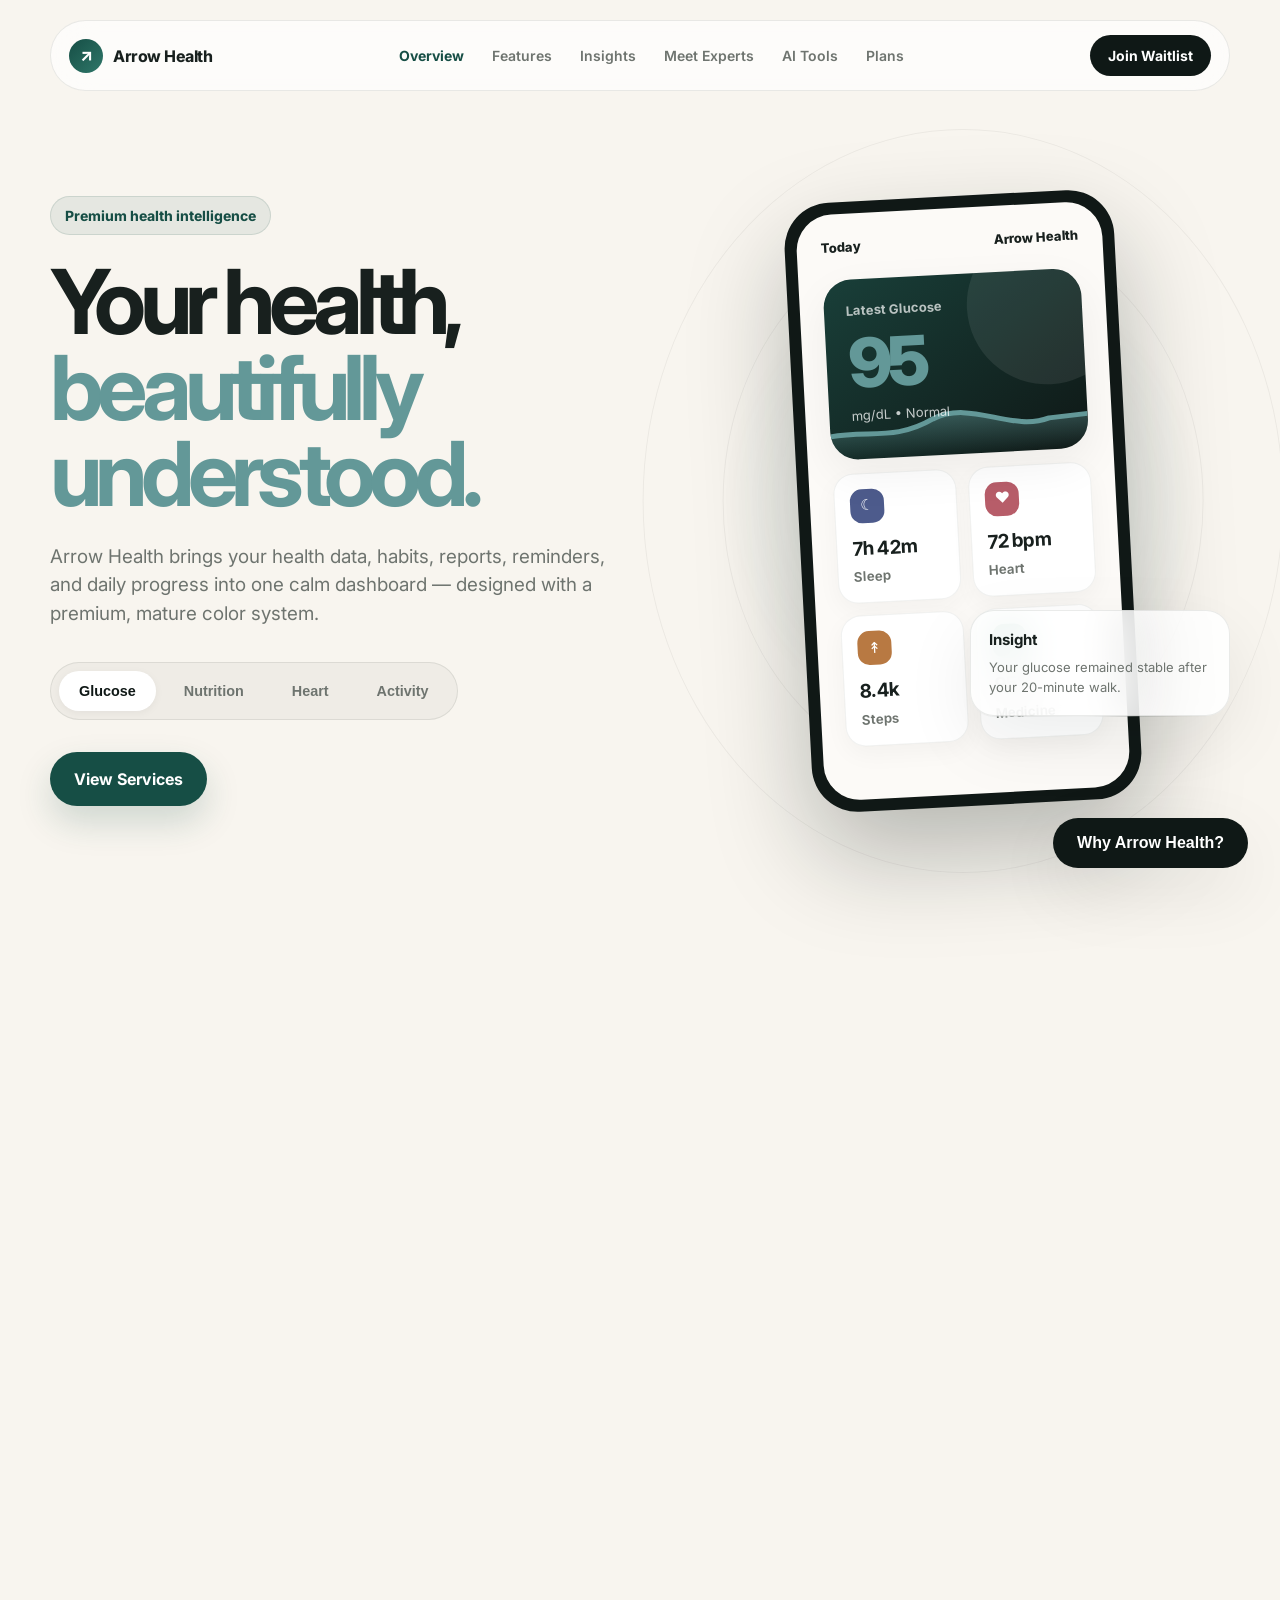
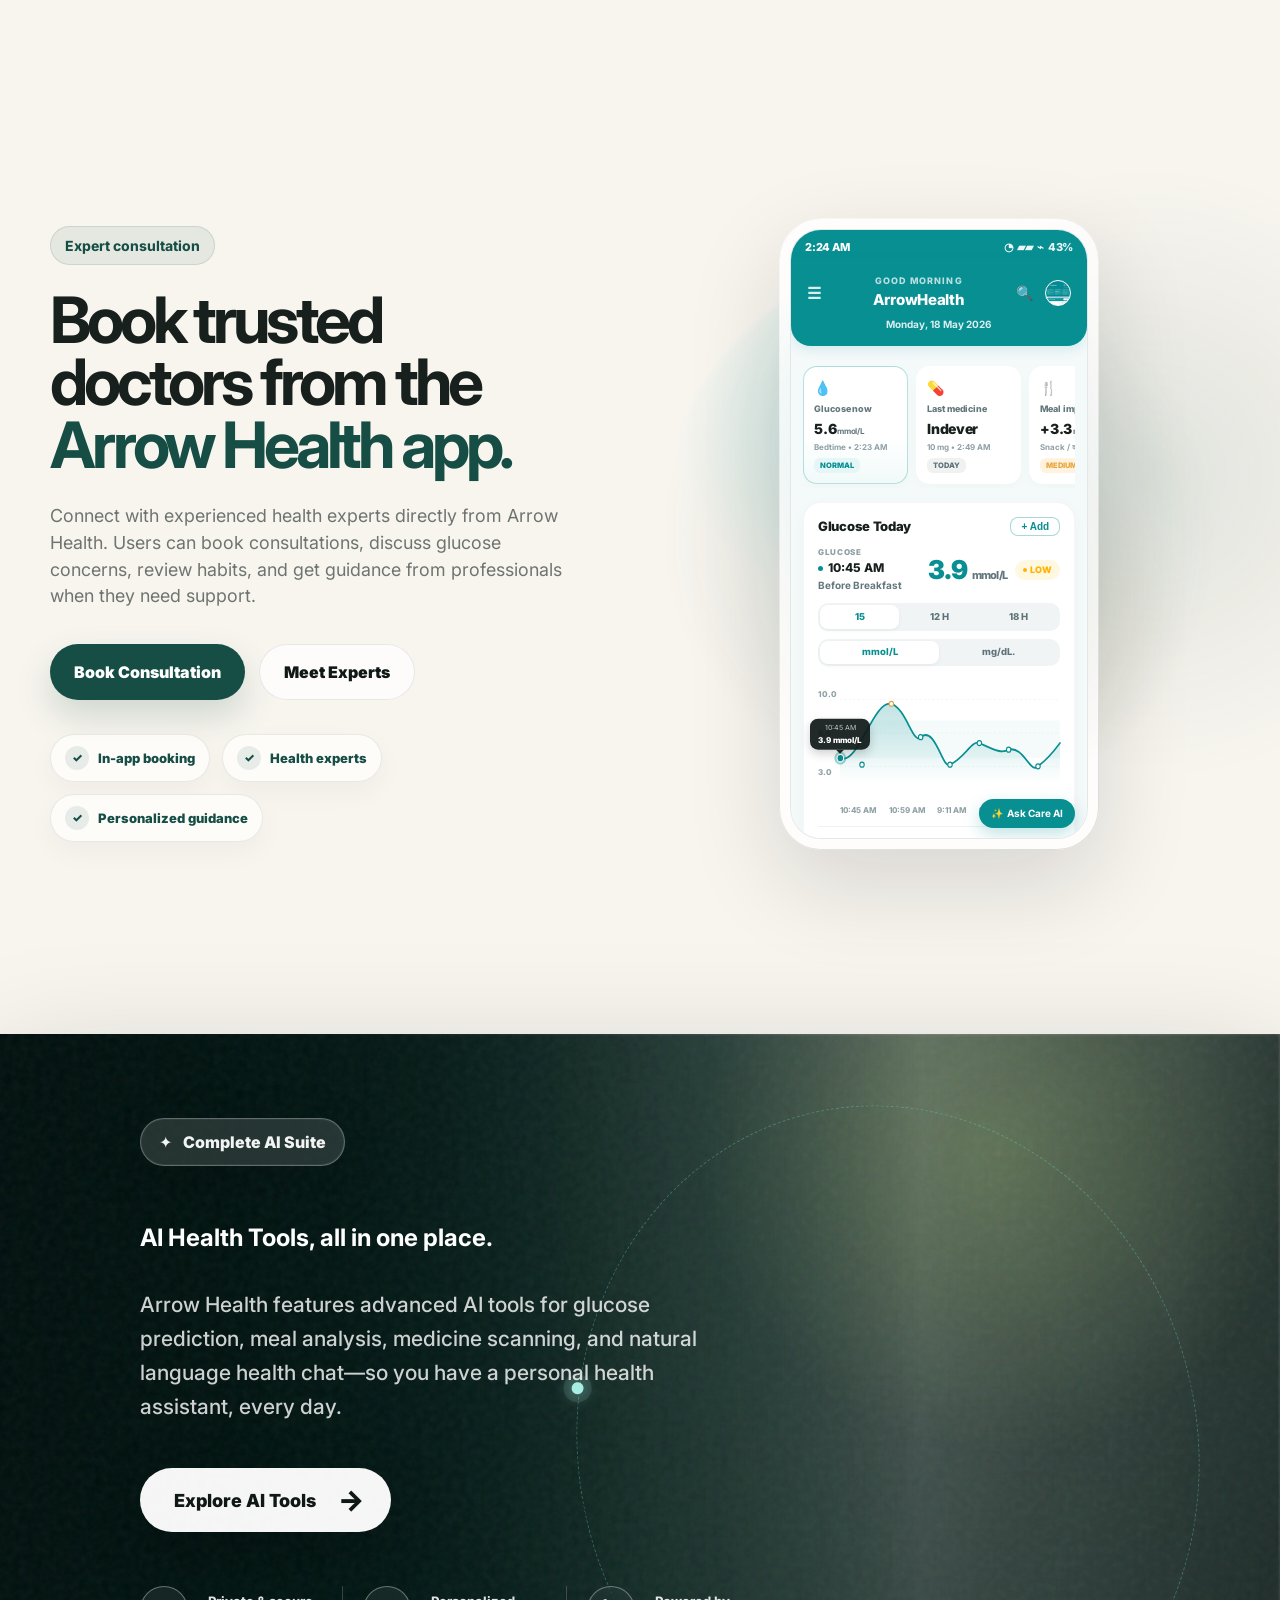
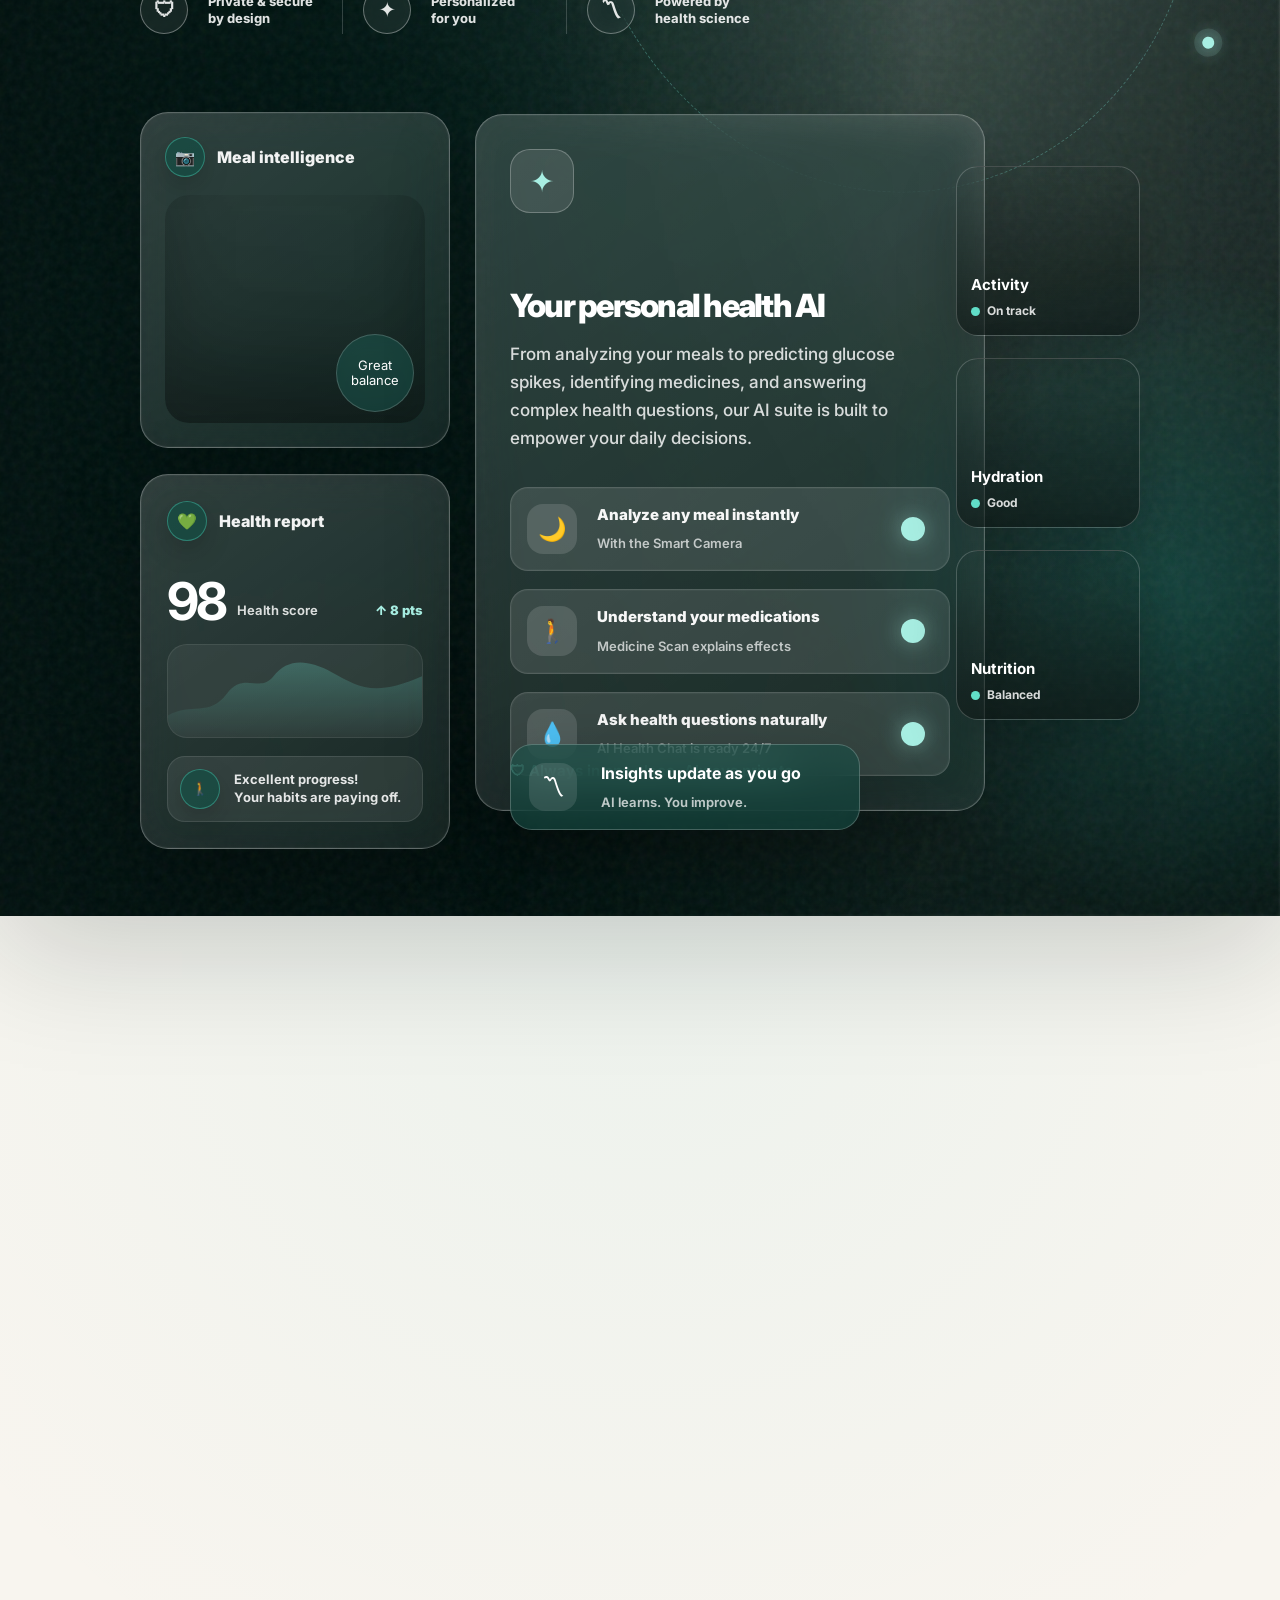
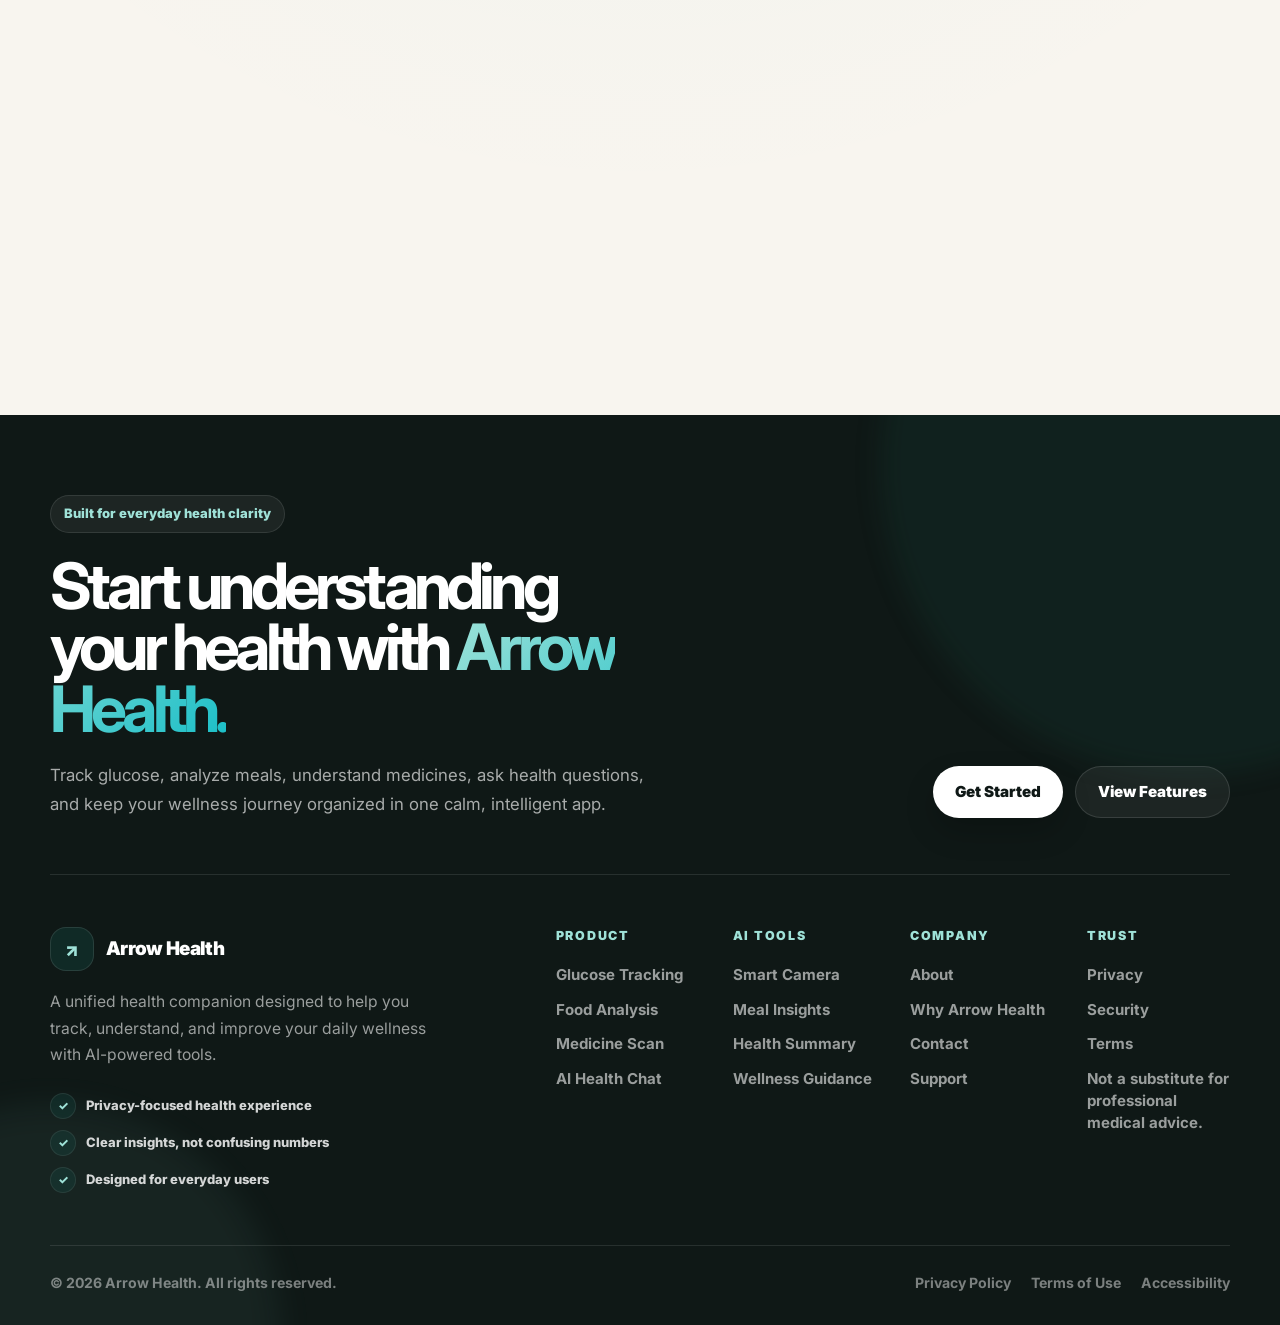
<file: index_current.html>
<!DOCTYPE html>
<html lang="en">

<head>
  <meta charset="UTF-8" />
  <meta name="viewport" content="width=device-width, initial-scale=1.0" />
  <!-- Hide page immediately if coming via a modal hash, prevents hero flash -->
  <script>
    (function() {
      var modalHashes = ['#about','#why','#support','#contact','#privacy'];
      if (modalHashes.indexOf(window.location.hash) !== -1) {
        document.documentElement.style.visibility = 'hidden';
      }
    })();
  </script>
  <title>Arrow Health | Premium Health Intelligence</title>
  <meta name="description"
    content="Arrow Health brings your health data, habits, reports, and daily progress into one simple dashboard - helping you understand your body and make smarter health decisions.">
  <link rel="stylesheet" href="style.css?v=6">
  <link rel="preconnect" href="https://fonts.googleapis.com">
  <link rel="preconnect" href="https://fonts.gstatic.com" crossorigin>
  <link href="https://fonts.googleapis.com/css2?family=Inter:wght@300;400;500;600;700;800&display=swap"
    rel="stylesheet">
  <style>
    /* ════════════════════════════════════════════════════
       MOBILE RESPONSIVE — index.html
       Desktop/laptop layout completely untouched in style.css.
       These rules only apply at ≤768px and ≤480px.
    ════════════════════════════════════════════════════ */

    /* Hamburger button and mobile nav panel — hidden on desktop */
    .mobile-menu-btn { display: none; }
    .mobile-nav-panel { display: none; }

    /* ─────────────────────────────────────────────────────────
       MOBILE ELEMENT SCROLL-REVEAL  (mob-reveal / mob-visible)
       One-shot — fires once per element, never un-animates.
       Works alongside the existing section-level scroll-reveal
       in script.js without conflicting.
    ───────────────────────────────────────────────────────── */
    @media (max-width: 768px) {
      .mob-reveal {
        opacity: 0;
        transform: translateY(28px);
        transition: opacity 0.55s ease, transform 0.6s cubic-bezier(0.22, 1, 0.36, 1);
      }
      .mob-reveal.mob-visible {
        opacity: 1;
        transform: translateY(0);
      }
      /* Stagger delays for sibling cards */
      .mob-delay-1 { transition-delay: 0.10s; }
      .mob-delay-2 { transition-delay: 0.20s; }
      .mob-delay-3 { transition-delay: 0.30s; }
      .mob-delay-4 { transition-delay: 0.40s; }
    }

    /* ─────────────────────────────────────────────────────────
       SCROLL-REVEAL KILL — AI GUIDANCE + CONSULTATION SECTIONS
       script.js adds .scroll-reveal to every <section> and toggles
       .is-visible at 15% intersection threshold → section oscillates
       between opacity:0 / translateY(±40px) and opacity:1 / none.
       That causes the "beep beep" flicker AND card shaking.
       Force permanent visibility on these two sections globally
       (applies on both desktop and mobile).
    ───────────────────────────────────────────────────────── */
    #wellness-guidance.scroll-reveal,
    #wellness-guidance.scroll-reveal.from-bottom,
    #wellness-guidance.scroll-reveal.from-top,
    #wellness-guidance .scroll-reveal,
    #wellness-guidance .scroll-reveal.from-bottom,
    #wellness-guidance .scroll-reveal.from-top {
      opacity: 1 !important;
      transform: none !important;
      transition: none !important;
      animation-play-state: running !important;
    }
    #wellness-guidance.scroll-reveal.is-visible,
    #wellness-guidance .scroll-reveal.is-visible {
      opacity: 1 !important;
      transform: none !important;
    }

    /* Same fix for the consultation section — floatSoft on doctor cards
       combined with scroll-reveal also causes shaking */
    #consultation.scroll-reveal,
    #consultation.scroll-reveal.from-bottom,
    #consultation.scroll-reveal.from-top,
    #consultation .scroll-reveal,
    #consultation .scroll-reveal.from-bottom,
    #consultation .scroll-reveal.from-top {
      opacity: 1 !important;
      transform: none !important;
      transition: none !important;
    }
    #consultation.scroll-reveal.is-visible,
    #consultation .scroll-reveal.is-visible {
      opacity: 1 !important;
      transform: none !important;
    }

    /* Also kill it for the pricing section to prevent same issue there */
    #premium.scroll-reveal,
    #premium.scroll-reveal.from-bottom,
    #premium.scroll-reveal.from-top {
      opacity: 1 !important;
      transform: none !important;
      transition: none !important;
    }
    #premium.scroll-reveal.is-visible { opacity: 1 !important; transform: none !important; }

    /* Chart draw animation — defined here so it's guaranteed available on mobile */
    @keyframes chartDrawMobile {
      0%        { stroke-dashoffset: 340; opacity: 0.4; }
      20%       { opacity: 1; }
      45%, 60%  { stroke-dashoffset: 0; opacity: 1; }
      85%       { opacity: 0.6; }
      100%      { stroke-dashoffset: 340; opacity: 0.4; }
    }

    @media (max-width: 768px) {
       /* ── Global overflow fix ──
          overflow-x: hidden on .page alone doesn't prevent mobile browsers
          from creating extra scroll area from elements bleeding past the edge.
          Setting it on html+body is the only reliable fix. */
       html, body {
         overflow-x: hidden !important;
         max-width: 100% !important;
       }

       /* ── Nav ── */
       .nav {
         padding: 14px 16px;
         height: 68px;
         box-sizing: border-box;
         display: flex;
         align-items: center;
         justify-content: space-between;
         position: fixed;
         inset: 0 0 auto;
         z-index: 100;
         background: rgba(248, 245, 239, 0.92);
         backdrop-filter: blur(20px);
         -webkit-backdrop-filter: blur(20px);
         border-bottom: 1px solid var(--border-soft);
       }
       .logo { font-size: 17px; font-weight: 800; display: flex; align-items: center; gap: 8px; }
       .logo-mark { width: 32px; height: 32px; border-radius: 10px; display: grid; place-items: center; }

       /* Hide desktop nav links and CTA button — replaced by hamburger */
       .nav-links { display: none !important; }
       .nav-button { display: none !important; }

       /* Hamburger button */
       .mobile-menu-btn {
         display: flex;
         align-items: center;
         justify-content: center;
         width: 38px;
         height: 38px;
         background: none;
         border: 1px solid var(--border-soft);
         border-radius: 10px;
         font-size: 20px;
         cursor: pointer;
         color: var(--text-main);
         line-height: 1;
         flex-shrink: 0;
       }

       /* Slide-down mobile nav panel */
       .mobile-nav-panel {
         display: flex !important;
         position: fixed;
         top: 68px;
         left: 0;
         right: 0;
         z-index: 99;
         background: rgba(248, 245, 239, 0.97);
         backdrop-filter: blur(24px);
         -webkit-backdrop-filter: blur(24px);
         border-bottom: 1px solid var(--border-soft);
         padding: 8px 18px 20px;
         transform: translateY(-130%);
         transition: transform 0.32s cubic-bezier(0.16, 1, 0.3, 1);
         flex-direction: column;
         gap: 2px;
       }
       .mobile-nav-panel.is-open {
         transform: translateY(0);
       }
       .mobile-nav-panel a {
         display: block;
         padding: 13px 6px;
         font-size: 16px;
         font-weight: 600;
         color: var(--text-main);
         border-bottom: 1px solid var(--border-soft);
         letter-spacing: -0.01em;
       }
       .mobile-nav-panel a:last-child {
         border-bottom: none;
       }
       .mobile-nav-panel .mobile-nav-cta {
         margin-top: 14px;
         display: block;
         text-align: center;
         background: var(--brand-primary);
         color: #fff !important;
         border-radius: 14px;
         padding: 14px !important;
         font-size: 15px !important;
         border-bottom: none !important;
       }

       /* ── Hero ── */
       /* Desktop hero is display:grid (2 columns) — must override to flex */
       .hero {
         display: flex !important;
         flex-direction: column !important;
         align-items: center !important;
         width: 100% !important;
         min-height: auto !important;
         padding: 96px 18px 48px !important;
         gap: 36px !important;
         margin: 0 !important;
       }
       .hero-copy {
         max-width: 100% !important;
         text-align: center !important;
         padding: 0 !important;
       }
       .hero-copy h1 {
         font-size: clamp(32px, 9vw, 52px) !important;
         line-height: 1.05 !important;
         letter-spacing: -0.055em !important;
         margin-bottom: 16px !important;
       }
       .hero-copy p {
         font-size: 15px !important;
         line-height: 1.6 !important;
         margin: 0 auto 24px !important;
         max-width: 100% !important;
       }

       /* Service toggles pill */
       .service-toggles {
         display: flex !important;
         flex-wrap: nowrap !important;
         background: rgba(24, 32, 30, 0.05) !important;
         padding: 4px !important;
         border-radius: 9999px !important;
         border: 1px solid var(--border-soft) !important;
         width: 100% !important;
         max-width: 320px !important;
         margin: 0 auto 24px !important;
         justify-content: space-between !important;
         align-items: center !important;
       }
       .service-toggle {
         flex: 1 !important;
         padding: 8px 4px !important;
         font-size: 12px !important;
         border-radius: 9999px !important;
         white-space: nowrap !important;
         background: transparent !important;
         color: var(--text-muted) !important;
         border: none !important;
         position: relative !important;
         text-align: center !important;
         font-weight: 600 !important;
       }
       .service-toggle.active {
         background: var(--surface) !important;
         color: var(--brand-dark) !important;
         box-shadow: 0 2px 8px rgba(0, 0, 0, 0.05) !important;
       }
       .service-toggle:not(:last-child)::after {
         content: "" !important;
         position: absolute !important;
         right: 0 !important;
         top: 25% !important;
         height: 50% !important;
         width: 1px !important;
         background-color: rgba(24, 32, 30, 0.12) !important;
       }
       .service-toggle.active::after,
       .service-toggle.active + .service-toggle::after {
         opacity: 0 !important;
       }

       .hero-actions {
         display: flex !important;
         justify-content: center !important;
       }
       .hero-actions .button-primary {
         width: 100% !important;
         max-width: 300px !important;
         justify-content: center !important;
       }

       /* Kill GPU-heavy decorative animations */
       .bg-circle, .glow, .ambient-ring, .floating-orb, .visual-glow, .story-pulse {
         display: none !important;
       }

       /* Hero visual — override desktop grid to flex column */
       .hero-visual {
         display: flex !important;
         flex-direction: column !important;
         align-items: center !important;
         position: relative !important;
         width: 100% !important;
         max-width: 340px !important;
         min-height: auto !important;
         margin: 0 auto !important;
       }

       /* Phone mockup — scale down slightly for small screens */
       .phone {
         width: 300px !important;
         min-height: auto !important;
         border-radius: 40px !important;
       }
       .phone-screen {
         height: auto !important;
         min-height: 520px !important;
         border-radius: 32px !important;
         padding: 20px !important;
       }

       /* Score number is 68px on desktop — fine in phone, leave as-is */

       /* Floating insight — pull out of absolute, flow below phone */
       .floating-insight {
         position: static !important;
         width: 100% !important;
         max-width: 300px !important;
         margin-top: 14px !important;
         transform: none !important;
         backdrop-filter: none !important;
         -webkit-backdrop-filter: none !important;
       }

       /* ── Bento & Feature Carousel ── */
       .bento-section { padding: 48px 18px; }
       .bento-header h2 { font-size: clamp(26px, 7.5vw, 38px); text-align: center; }
       .bento-header p { font-size: 15px; text-align: center; }
       .feature-carousel-container { margin-top: 24px; padding-bottom: 12px !important; }

       /* Carousel nav — centered pill pair on mobile */
       .carousel-nav {
         display: flex !important;
         flex-direction: row !important;
         justify-content: center !important;
         align-items: center !important;
         padding: 0 !important;
         margin-top: 20px !important;
         gap: 12px !important;
       }
       .carousel-nav-btn {
         width: 52px !important;
         height: 52px !important;
         border-radius: 16px !important;
         background: var(--brand-primary) !important;
         border: none !important;
         color: #fff !important;
         box-shadow: 0 4px 16px rgba(22, 78, 69, 0.25) !important;
         backdrop-filter: none !important;
         display: flex !important;
         align-items: center !important;
         justify-content: center !important;
       }
       .carousel-nav-btn:disabled {
         background: rgba(24, 32, 30, 0.08) !important;
         color: rgba(24, 32, 30, 0.3) !important;
         box-shadow: none !important;
       }
       .carousel-nav-btn svg {
         width: 20px !important;
         height: 20px !important;
         stroke-width: 2.5 !important;
       }
       .carousel-track {
         padding: 8px 18px 24px;
         margin: 0 -18px;
         gap: 16px;
         scroll-snap-type: none !important;
         scroll-behavior: auto !important;
       }
       .feature-card {
         flex: 0 0 300px !important;
         width: 300px !important;
         max-width: 300px !important;
         height: 360px !important;
         min-height: 360px !important;
         border-radius: 24px !important;
       }
       .feature-card.expanded {
         flex: 0 0 300px !important;
         width: 300px !important;
         max-width: 300px !important;
       }
       /* Stronger gradient so heading is legible over the photo */
       .feature-card .card-gradient {
         background: linear-gradient(
           to top,
           rgba(10, 15, 13, 0.92) 0%,
           rgba(10, 15, 13, 0.55) 45%,
           rgba(10, 15, 13, 0.0) 100%
         ) !important;
       }

       /* Content sits at the bottom of the card */
       .card-content-left {
         display: flex !important;
         flex-direction: column !important;
         justify-content: flex-end !important;
         padding: 20px 20px 24px !important;
         width: 100% !important;
         height: 100% !important;
         position: absolute !important;
         inset: 0 !important;
       }
       .card-content-left h3 {
         font-size: 22px !important;
         line-height: 1.2 !important;
         letter-spacing: -0.03em !important;
         color: #fff !important;
         margin-bottom: 16px !important;
       }
       /* Hide description — too small to read on mobile */
       .feature-desc {
         display: none !important;
       }
       /* Style Learn More as a proper pill button */
       .feature-learn-more {
         display: inline-block !important;
         background: rgba(255, 255, 255, 0.15) !important;
         border: 1px solid rgba(255, 255, 255, 0.35) !important;
         backdrop-filter: blur(8px) !important;
         color: #fff !important;
         font-size: 14px !important;
         font-weight: 600 !important;
         padding: 10px 20px !important;
         border-radius: 999px !important;
         letter-spacing: 0.01em !important;
         width: fit-content !important;
       }
       .card-content-right {
         display: none !important;
       }

       /* ── Features Section ── */
       /* The entire feat-section CSS (backgrounds, card styles, @keyframes riseIn)
          lives inside a min-width media block in style.css and does NOT apply on
          mobile. We must redeclare everything here. */
       .feat-section {
         padding: 52px 18px !important;
         /* background-attachment:fixed breaks on iOS — use scroll + explicit bg */
         background:
           linear-gradient(135deg, rgba(255,255,255,0.45), rgba(248,245,239,0.52)),
           url("appimages/feature_image.png") center / cover scroll !important;
         position: relative !important;
       }

       /* Section inner: 2-column grid → single column */
       #features .section-inner {
         display: flex !important;
         flex-direction: column !important;
         gap: 32px !important;
         position: relative !important;
         z-index: 2 !important;
       }
       #features .kicker {
         display: inline-flex !important;
         align-items: center !important;
         gap: 8px !important;
         font-size: 12px !important;
         font-weight: 700 !important;
         letter-spacing: 0.08em !important;
         text-transform: uppercase !important;
         color: var(--brand-primary) !important;
         margin-bottom: 16px !important;
       }
       #features .feat-intro h2 {
         font-size: clamp(26px, 7.5vw, 36px) !important;
         letter-spacing: -0.04em !important;
         margin-bottom: 14px !important;
       }
       #features .feat-intro p.lead { font-size: 15px !important; }

       /* Mini proof cards */
       #features .mini-proof {
         display: grid !important;
         grid-template-columns: 1fr 1fr 1fr !important;
         gap: 10px !important;
         max-width: 100% !important;
         margin-top: 20px !important;
       }
       #features .proof-card {
         padding: 14px 10px !important;
         border-radius: 16px !important;
         background: rgba(255,255,255,0.68) !important;
         border: 1px solid var(--border-soft) !important;
       }
       #features .proof-card strong {
         display: block !important;
         font-size: 20px !important;
         font-weight: 800 !important;
         margin-bottom: 4px !important;
       }
       #features .proof-card span { font-size: 11px !important; color: var(--text-muted) !important; }

       /* Hide story collage */
       .story-collage { display: none !important; }

       /* Feat grid — horizontal scroll carousel */
       .feat-grid {
         display: flex !important;
         overflow-x: auto !important;
         scroll-snap-type: none !important;
         scroll-behavior: auto !important;
         gap: 16px !important;
         /* Don't use negative margin — it fights with overflow-x and drops left padding.
            Use explicit padding-inline instead so the first card has proper breathing room. */
         padding-top: 8px !important;
         padding-bottom: 24px !important;
         padding-left: 0 !important;
         padding-right: 18px !important;
         margin: 0 !important;
         scrollbar-width: none !important;
         -webkit-overflow-scrolling: touch !important;
       }
       .feat-grid::-webkit-scrollbar { display: none; }

       /* Cards: redeclare all styles since they don't exist on mobile */
       .feat-card {
         flex: 0 0 270px !important;
         width: 270px !important;
         min-height: 220px !important;
         scroll-snap-align: start !important;
         box-sizing: border-box !important;
         padding: 22px !important;
         border-radius: 24px !important;
         background: rgba(255, 255, 255, 0.82) !important;
         border: 1px solid var(--border-soft) !important;
         box-shadow: 0 8px 28px rgba(15,24,22,0.07) !important;
         position: relative !important;
         overflow: hidden !important;
         /* Kill the riseIn animation — @keyframes riseIn doesn't exist on mobile
            causing fill-mode:both to freeze cards at opacity:0 */
         animation: none !important;
         opacity: 1 !important;
         transform: none !important;
       }
       .feat-card.highlight {
         min-height: 280px !important;
         color: #fff !important;
         background:
           radial-gradient(circle at 80% 12%, rgba(99,152,152,0.34), transparent 30%),
           linear-gradient(145deg, var(--brand-dark), var(--brand-primary)) !important;
         border-color: rgba(255,255,255,0.12) !important;
       }
       .feat-card.wide-card {
         flex: 0 0 280px !important;
         width: 280px !important;
       }
       .feat-icon {
         display: flex !important;
         align-items: center !important;
         justify-content: center !important;
         width: 48px !important;
         height: 48px !important;
         border-radius: 14px !important;
         background: rgba(22,78,69,0.07) !important;
         border: 1px solid rgba(22,78,69,0.1) !important;
         font-size: 20px !important;
         margin-bottom: 14px !important;
       }
       .highlight .feat-icon {
         background: rgba(255,255,255,0.14) !important;
         border-color: rgba(255,255,255,0.16) !important;
       }
       .feat-card h3 {
         font-size: 17px !important;
         font-weight: 700 !important;
         letter-spacing: -0.02em !important;
         margin-bottom: 10px !important;
       }
       .feat-card p {
         font-size: 13px !important;
         line-height: 1.55 !important;
         color: var(--text-muted) !important;
       }
       .feat-card.highlight p { color: rgba(255,255,255,0.75) !important; }

       /* Connected line inside highlight card — un-anchor from absolute */
       #features .connected-line {
         position: relative !important;
         inset: auto !important;
         margin-top: 16px !important;
       }
       /* Sparkline SVG — fix fill showing as black blob */
       .card-sparkline svg { overflow: visible !important; }
       .spark-path {
         fill: none !important;
         stroke: var(--brand-primary) !important;
         stroke-width: 2 !important;
       }

       /* ── AI Guidance Section ── */
       /* Re-declare background with lighter overlay so forest image is visible on mobile;
          kill the ::before / ::after dark gradient layers that bury the image at narrow widths */
       .ai-guidance-wellness-guidance-hero {
         padding: 52px 18px 52px !important;
         min-height: auto !important;
         border-radius: 0 !important;
         background:
           linear-gradient(180deg, rgba(2,20,18,0.80) 0%, rgba(5,26,22,0.68) 50%, rgba(4,20,17,0.80) 100%),
           url("https://images.unsplash.com/photo-1498837167922-ddd27525d352?auto=format&fit=crop&w=2600&q=88") center / cover scroll !important;
       }
       .ai-guidance-wellness-guidance-hero::before,
       .ai-guidance-wellness-guidance-hero::after {
         display: none !important;
       }
       .ai-guidance-orbit-line { display: none !important; }
       .ai-guidance-grain { display: none !important; }

       /* Section inner: desktop is display:grid — override to flex column */
       .ai-guidance-section-inner {
         display: flex !important;
         flex-direction: column !important;
         min-height: auto !important;
         width: 100% !important;
         padding: 0 !important;
         gap: 36px !important;
       }

       /* Copy side — force all text white + add dark scrim for legibility */
       .ai-guidance-copy-side {
         max-width: 100% !important;
         padding-top: 0 !important;
         /* Dark scrim so text is readable regardless of image crop */
         background: rgba(2, 18, 15, 0.52) !important;
         border-radius: 20px !important;
         padding: 24px 20px !important;
         color: #fff !important;
       }
       /* Force white on every text element — body color in injected AI CSS can bleed in */
       .ai-guidance-wellness-guidance-hero,
       .ai-guidance-copy-side,
       .ai-guidance-copy-side h1,
       .ai-guidance-copy-side p,
       .ai-guidance-copy-side span,
       .ai-guidance-eyebrow,
       .ai-guidance-hero-copy,
       .ai-guidance-trust-item,
       .ai-guidance-trust-item span { color: #fff !important; }

       .ai-guidance-eyebrow {
         margin-bottom: 20px !important;
         font-size: 13px !important;
         padding: 9px 14px !important;
         animation: none !important;
         display: inline-flex !important;
       }
       .ai-guidance-eyebrow-icon {
         width: 26px !important; height: 26px !important; font-size: 13px !important;
       }
       .ai-guidance-copy-side h1 {
         font-size: clamp(26px, 7.5vw, 36px) !important;
         margin: 0 0 14px !important;
         animation: none !important;
         font-family: Georgia, "Times New Roman", serif !important;
       }
       .ai-guidance-hero-copy {
         font-size: 14px !important;
         max-width: 100% !important;
         margin: 0 0 22px !important;
         animation: none !important;
         line-height: 1.6 !important;
         color: rgba(255,255,255,0.88) !important;
       }
       .ai-guidance-hero-btn {
         min-height: 52px !important;
         font-size: 15px !important;
         gap: 14px !important;
         padding: 14px 22px 14px 26px !important;
         animation: none !important;
         display: inline-flex !important;
       }
       .ai-guidance-trust-row {
         display: flex !important;
         flex-wrap: wrap !important;
         gap: 10px !important;
         margin-top: 22px !important;
         max-width: 100% !important;
         animation: none !important;
       }
       .ai-guidance-trust-item {
         display: flex !important;
         align-items: center !important;
         gap: 10px !important;
         border-right: none !important;
         padding: 10px 14px !important;
         font-size: 12px !important;
         color: rgba(255,255,255,0.90) !important;
         /* Card boundary */
         background: rgba(255,255,255,0.10) !important;
         border: 1px solid rgba(255,255,255,0.22) !important;
         border-radius: 14px !important;
         box-shadow: 0 4px 14px rgba(0,0,0,0.14) !important;
         flex: 1 1 calc(50% - 5px) !important;
       }
       .ai-guidance-trust-icon {
         width: 34px !important; height: 34px !important; font-size: 16px !important;
         flex-shrink: 0 !important;
       }

       /* Visual side: stack all cards vertically */
       .ai-guidance-visual-side {
         display: flex !important;
         flex-direction: column !important;
         position: relative !important;
         gap: 14px !important;
         min-height: auto !important;
         width: 100% !important;
       }

       /* Un-anchor all absolutely positioned glass cards + re-declare glass styling.
          NO backdrop-filter on mobile — it's GPU-heavy and causes white flash during scroll. */
       .ai-guidance-glass-card,
       .ai-guidance-meal-card,
       .ai-guidance-report-card,
       .ai-guidance-main-guidance-card {
         position: relative !important;
         inset: auto !important;
         left: auto !important; right: auto !important;
         top: auto !important; bottom: auto !important;
         transform: none !important;
         width: 100% !important;
         max-width: 100% !important;
         min-height: auto !important;
         padding: 20px !important;
         border-radius: 22px !important;
         animation: none !important;
         box-sizing: border-box !important;
         background: rgba(18, 54, 46, 0.72) !important;
         border: 1px solid rgba(255,255,255,0.20) !important;
         backdrop-filter: none !important;
         -webkit-backdrop-filter: none !important;
         box-shadow: 0 12px 40px rgba(0,0,0,0.30) !important;
       }
       /* Bottom toast */
       .ai-guidance-bottom-toast {
         position: relative !important;
         inset: auto !important;
         transform: none !important;
         width: 100% !important;
         max-width: 100% !important;
         padding: 16px 18px !important;
         border-radius: 20px !important;
         animation: none !important;
         box-sizing: border-box !important;
         background: rgba(14, 56, 48, 0.82) !important;
         border: 1px solid rgba(255,255,255,0.22) !important;
         backdrop-filter: none !important;
         -webkit-backdrop-filter: none !important;
       }

       /* Meal card food photo — explicit background so image loads on mobile */
       .ai-guidance-meal-photo {
         height: 180px !important;
         margin-top: 14px !important;
         border-radius: 16px !important;
         background:
           linear-gradient(180deg, rgba(15,24,22,0.04), rgba(15,24,22,0.24)),
           url("https://images.unsplash.com/photo-1546069901-ba9599a7e63c?auto=format&fit=crop&w=1000&q=90") center / cover !important;
         position: relative !important;
         overflow: hidden !important;
       }
       /* Hide "Great balance" pill on mobile — not needed in stacked layout */
       .ai-guidance-balance-pill { display: none !important; }

       /* Report card */
       .ai-guidance-score-row { margin: 16px 0 12px !important; }
       .ai-guidance-score-number { font-size: 44px !important; }
       .ai-guidance-mini-chart { height: 80px !important; margin-bottom: 14px !important; }
       /* SVG fill path renders as dark blob on mobile — hide it, show only the animated stroke */
       .ai-guidance-mini-chart svg path:not(.ai-guidance-chart-path) {
         display: none !important;
         fill: none !important;
       }
       /* Chart stroke animation — uses chartDrawMobile defined above the media query */
       .ai-guidance-chart-path {
         stroke: #6EE7D5 !important;
         stroke-width: 4 !important;
         stroke-linecap: round !important;
         stroke-dasharray: 340 !important;
         stroke-dashoffset: 340;    /* no !important — animation overrides this value */
         animation: chartDrawMobile 3.5s ease-in-out infinite !important;
         fill: none !important;
       }

       /* Force white text inside glass cards */
       .ai-guidance-card-title,
       .ai-guidance-card-title span,
       .ai-guidance-score-number,
       .ai-guidance-score-label,
       .ai-guidance-score-up,
       .ai-guidance-progress-note,
       .ai-guidance-progress-note span,
       .ai-guidance-progress-note strong,
       .ai-guidance-suggestion-row,
       .ai-guidance-suggestion-row strong,
       .ai-guidance-suggestion-row span,
       .ai-guidance-main-guidance-card h2,
       .ai-guidance-main-guidance-card p,
       .ai-guidance-private-note,
       .ai-guidance-mini-image-content,
       .ai-guidance-mini-image-content strong,
       .ai-guidance-bottom-toast strong,
       .ai-guidance-bottom-toast span { color: #fff !important; }

       /* Main guidance card */
       .ai-guidance-guidance-icon-main {
         margin-bottom: 14px !important;
         width: 44px !important; height: 44px !important;
         font-size: 20px !important; border-radius: 12px !important;
       }
       .ai-guidance-main-guidance-card h2 { font-size: 20px !important; }
       .ai-guidance-main-guidance-card p { font-size: 14px !important; }
       .ai-guidance-suggestion-list { margin-top: 14px !important; gap: 10px !important; display: flex !important; flex-direction: column !important; }
       .ai-guidance-suggestion-row {
         display: grid !important;
         grid-template-columns: 40px 1fr auto !important;
         align-items: center !important;
         padding: 12px 14px !important;
         gap: 12px !important;
         border-radius: 14px !important;
         animation: none !important;
         /* Strong card appearance */
         background: rgba(255,255,255,0.14) !important;
         border: 1px solid rgba(255,255,255,0.28) !important;
         box-shadow: 0 4px 16px rgba(0,0,0,0.12) !important;
       }
       .ai-guidance-suggestion-icon {
         width: 38px !important; height: 38px !important;
         font-size: 18px !important;
         border-radius: 10px !important;
         display: grid !important;
         place-items: center !important;
         background: rgba(255,255,255,0.18) !important;
         border: 1px solid rgba(255,255,255,0.30) !important;
       }
       .ai-guidance-suggestion-row strong { font-size: 13px !important; display: block !important; }
       .ai-guidance-suggestion-row span { font-size: 11px !important; color: rgba(255,255,255,0.72) !important; }
       .ai-guidance-status-ring { width: 10px !important; height: 10px !important; border-radius: 50% !important; background: #6EE7D5 !important; flex-shrink: 0 !important; }

       /* Side stack — 3 mini photo cards in a horizontal row */
       .ai-guidance-side-stack {
         position: relative !important;
         inset: auto !important;
         left: auto !important; right: auto !important; top: auto !important;
         display: flex !important;
         flex-direction: row !important;
         gap: 10px !important;
         width: 100% !important;
         animation: none !important;
       }
       .ai-guidance-mini-image-card {
         flex: 1 !important;
         min-height: 130px !important;
         border-radius: 16px !important;
         animation: none !important;
         /* Explicit background so images load on mobile */
         background:
           linear-gradient(180deg, rgba(15,24,22,0.05), rgba(15,24,22,0.68)),
           url("https://images.unsplash.com/photo-1551698618-1dfe5d97d256?auto=format&fit=crop&w=800&q=88") center / cover !important;
       }
       .ai-guidance-mini-image-card:nth-child(2) {
         background:
           linear-gradient(180deg, rgba(15,24,22,0.05), rgba(15,24,22,0.68)),
           url("https://images.unsplash.com/photo-1502741338009-cac2772e18bc?auto=format&fit=crop&w=800&q=88") center / cover !important;
       }
       /* Hide 3rd card (Nutrition) on mobile — show only Activity + Hydration */
       .ai-guidance-mini-image-card:nth-child(3) {
         display: none !important;
       }
       .ai-guidance-mini-image-content {
         font-size: 11px !important;
       }
       .ai-guidance-mini-image-content strong { font-size: 12px !important; }

       /* Bottom toast layout (background/border already set above) */
       .ai-guidance-bottom-toast {
         display: grid !important;
         grid-template-columns: 48px 1fr !important;
         align-items: center !important;
         gap: 14px !important;
       }
       .ai-guidance-toast-icon {
         width: 44px !important; height: 44px !important; font-size: 20px !important;
       }

       /* Private note */
       .ai-guidance-private-note {
         position: relative !important;
         inset: auto !important;
         width: 100% !important;
         box-sizing: border-box !important;
         margin-top: 4px !important;
         border-radius: 14px !important;
         font-size: 13px !important;
       }

       /* ── Consultation ── */
       /* Desktop is display:grid — must override to flex */
       .consult-section {
         display: flex !important;
         flex-direction: column !important;
         padding: 52px 18px !important;
         gap: 36px !important;
         width: 100% !important;
       }
       .consult-section::before { display: none !important; }
       .consult-copy { max-width: 100% !important; text-align: center !important; }
       .consult-copy h2 {
         font-size: clamp(26px, 7.5vw, 36px) !important;
         letter-spacing: -0.05em !important;
       }
       .consult-copy p { font-size: 14px !important; max-width: 100% !important; }
       .consult-actions {
         display: flex !important;
         flex-direction: column !important;
         gap: 10px !important;
       }
       .consult-btn { width: 100% !important; justify-content: center !important; text-align: center !important; }
       /* Trust chips — 2 on top row, 1 centred below */
       .trust-strip {
         display: grid !important;
         grid-template-columns: 1fr 1fr !important;
         gap: 10px !important;
         width: 100% !important;
       }
       .trust-strip .trust-chip:nth-child(3) {
         grid-column: 1 / -1 !important;   /* span both columns */
         justify-self: center !important;
         width: fit-content !important;
       }

       /* Doctor visual — stack in column, un-anchor all cards */
       .consult-visual {
         width: 100% !important;
         min-height: auto !important;
         display: flex !important;
         flex-direction: column !important;
         align-items: stretch !important;
       }
       .doctor-showcase {
         position: relative !important;
         display: flex !important;
         flex-direction: column !important;
         gap: 14px !important;
         width: 100% !important;
         min-height: auto !important;
       }
       /* Hide floating mini cards — absolutely positioned, will overlap */
       .mini-doctor-card.card-one,
       .mini-doctor-card.card-two,
       .mini-doctor-card.card-three { display: none !important; }
       .stats-card {
         position: relative !important;
         inset: auto !important;
         width: 100% !important;
         box-sizing: border-box !important;
         border-radius: 20px !important;
       }
       .main-doctor-card {
         position: relative !important;
         inset: auto !important;
         left: auto !important;
         transform: none !important;
         width: 100% !important;
         box-sizing: border-box !important;
         border-radius: 20px !important;
       }
       .booking-card {
         position: relative !important;
         inset: auto !important;
         width: 100% !important;
         box-sizing: border-box !important;
         border-radius: 20px !important;
       }

       /* ── Pricing section ── */
       .premium-section { padding: 52px 18px 36px; }
       .premium-header h2 { font-size: clamp(26px, 7.5vw, 38px) !important; }
       .pricing-welcome-banner { font-size: 14px !important; padding: 14px 18px !important; margin-bottom: 28px !important; }
       .pricing-scroll-wrapper { margin: 0 -18px !important; padding-left: 18px !important; padding-right: 18px !important; }
       .pricing-card-h { flex: 0 0 230px !important; width: 230px !important; padding: 24px 20px 20px !important; border-radius: 22px !important; }
       .tier-price-h { font-size: 30px !important; }
       .tier-btn-h { padding: 11px 16px !important; font-size: 13px !important; }

       /* ── Footer ── */
       .arrow-footer { padding: 52px 18px 28px; }
       .footer-top { grid-template-columns: 1fr; gap: 24px; }
       .footer-cta-area { flex-direction: column; width: 100%; gap: 10px; }
       .footer-btn { width: 100%; justify-content: center; }
       .footer-main { grid-template-columns: 1fr; gap: 32px; }
       .footer-links-grid { grid-template-columns: 1fr 1fr; gap: 24px; }
       .footer-bottom-bar { flex-direction: column; align-items: flex-start; gap: 12px; }

       /* ══════════════════════════════════════════
          WHY ARROW HEALTH MODAL — mobile
          Scoped to #whyModal — desktop untouched.
       ══════════════════════════════════════════ */

       /* Header */
       #whyModal .why-modal-header {
         padding: 14px 18px;
       }

       /* Hero banner */
       #whyModal .why-hero-bg {
         min-height: auto !important;
         padding: 64px 18px 48px !important;
         margin-bottom: 36px !important;
         justify-content: center !important;
       }
       #whyModal .why-hero {
         padding: 0 !important;
         text-align: center !important;
         max-width: 100% !important;
         margin-bottom: 0 !important;
       }
       #whyModal .why-hero h1 {
         font-size: clamp(26px, 8vw, 36px) !important;
         letter-spacing: -0.05em !important;
         margin-bottom: 14px !important;
         line-height: 1.05 !important;
       }
       #whyModal .why-hero p {
         font-size: 14px !important;
         max-width: 100% !important;
       }
       /* Privacy card is abs-positioned in hero — hide on mobile */
       #whyModal .hero-privacy-card {
         display: none !important;
       }

       /* Modal content — remove padding so hero is edge-to-edge */
       #whyModal .why-modal-content {
         padding: 0 !important;
       }

       /* Why sections — single column */
       #whyModal .why-section {
         grid-template-columns: 1fr !important;
         gap: 28px !important;
         padding: 0 18px !important;
         margin-bottom: 52px !important;
         text-align: center !important;
         max-width: 100% !important;
       }
       #whyModal .why-section.reverse {
         direction: ltr !important;
       }
       #whyModal .why-eyebrow {
         font-size: 12px;
         margin-bottom: 16px;
       }

       /* Section headings — the biggest issue on mobile (48px min on desktop) */
       #whyModal .why-text h3 {
         font-size: clamp(24px, 7.5vw, 32px) !important;
         letter-spacing: -0.04em !important;
         margin-bottom: 12px !important;
         line-height: 1.1 !important;
       }
       #whyModal .why-text h3 span {
         display: inline !important;
       }
       #whyModal .why-text p {
         font-size: 14px !important;
         max-width: 100% !important;
         line-height: 1.6 !important;
       }

       /* Feature-points (step list in meal section) */
       #whyModal .feature-points {
         max-width: 100% !important;
         margin-top: 16px !important;
         gap: 10px !important;
       }
       #whyModal .point {
         font-size: 13px !important;
         padding: 10px 14px !important;
         text-align: left !important;
         border-radius: 14px !important;
       }

       /* App mockup wrapper — MUST be column so relative-positioned
          floating cards stack below the phone, not beside it */
       #whyModal .app-mockup-wrapper {
         flex-direction: column !important;
         align-items: center !important;
         gap: 16px !important;
         width: 100% !important;
         max-width: 340px !important;
         margin: 0 auto !important;
         overflow: visible !important;
       }
       /* Phone mockup — cap width so it never overflows on small phones */
       #whyModal .app-mockup {
         width: 100% !important;
         max-width: 300px !important;
       }

       /* Floating cards → pull out of absolute positioning,
          stack as normal block children in the column flex */
       #whyModal .floating-card,
       #whyModal .nutrition-float,
       #whyModal .prediction-float,
       #whyModal .chat-card {
         position: relative !important;
         inset: auto !important;
         transform: none !important;
         width: 100% !important;
         max-width: 300px !important;
         margin: 14px 0 0 !important;
         left: auto !important;
         right: auto !important;
         top: auto !important;
         bottom: auto !important;
       }

       /* Meal hero background section */
       #whyModal .meal-hero-bg {
         padding: 40px 0 52px !important;
         margin-top: 0 !important;
         margin-bottom: 0 !important;
       }

       /* 480px fixed glow blob causes horizontal overflow — hide */
       #whyModal .visual-glow-meal {
         display: none !important;
       }

       /* Timeline is abs-positioned below the phone — make it flow naturally */
       #whyModal .timeline {
         position: relative !important;
         bottom: auto !important;
         left: auto !important;
         transform: none !important;
         margin: 16px auto 0 !important;
         width: fit-content !important;
       }

       /* ══════════════════════════════════════════
          CONTACT MODAL — mobile
          Scoped to #contactModal — desktop untouched.
       ══════════════════════════════════════════ */

       /* Header */
       #contactModal .company-modal-header {
         padding: 14px 18px;
       }

       /* Hero banner */
       #contactModal .company-hero-bg {
         min-height: auto !important;
         padding: 60px 18px 44px !important;
         margin-bottom: 28px !important;
         justify-content: center !important;
       }
       #contactModal .company-hero {
         padding: 0 !important;
         text-align: center !important;
         max-width: 100% !important;
       }
       #contactModal .company-hero h1 {
         font-size: clamp(24px, 7.5vw, 32px) !important;
         letter-spacing: -0.04em !important;
         margin-bottom: 12px !important;
       }
       #contactModal .company-hero p {
         font-size: 14px !important;
         max-width: 100% !important;
       }

       /* Contact section layout */
       #contactModal .contact-section {
         width: calc(100% - 32px) !important;
         padding: 36px 0 !important;
         grid-template-columns: 1fr !important;
         gap: 20px !important;
       }
       /* 620px decorative glow blob — causes horizontal overflow on mobile */
       #contactModal .contact-section::before {
         display: none !important;
       }

       /* Kill scroll-reveal JS toggling inside the contact modal.
          script.js adds .scroll-reveal to all <section> elements (including those
          inside modals) and toggles .is-visible via IntersectionObserver.
          At the 0.15 threshold boundary, sections rapidly toggle in/out causing
          the "beep beep" flickering. Force everything visible and kill transitions. */
       #contactModal .scroll-reveal,
       #contactModal .scroll-reveal.from-bottom,
       #contactModal .scroll-reveal.from-top {
         opacity: 1 !important;
         transform: none !important;
         transition: none !important;
         animation: none !important;
       }
       #contactModal .scroll-reveal.is-visible {
         opacity: 1 !important;
         transform: none !important;
       }

       /* Belt-and-suspenders: directly target the panels too */
       #contactModal .contact-info-panel,
       #contactModal .contact-form-panel {
         opacity: 1 !important;
         transform: none !important;
         animation: none !important;
         transition: none !important;
       }

       /* Info panel (dark green card) */
       #contactModal .contact-info-panel {
         padding: 26px 22px !important;
         min-height: auto !important;
         border-radius: 28px !important;
       }
       #contactModal .contact-section .eyebrow {
         font-size: 12px !important;
         padding: 6px 12px !important;
         margin-bottom: 16px !important;
       }
       /* The big heading — clamp min is 38px on desktop, way too large on mobile */
       #contactModal .contact-info-panel h2 {
         font-size: clamp(22px, 7vw, 30px) !important;
         letter-spacing: -0.04em !important;
         margin-bottom: 14px !important;
       }
       #contactModal .contact-info-panel p {
         font-size: 13px !important;
         max-width: 100% !important;
       }
       #contactModal .quick-contact-grid {
         grid-template-columns: 1fr !important;
         gap: 10px !important;
         margin-top: 22px !important;
       }
       #contactModal .quick-contact-card {
         padding: 14px !important;
         border-radius: 18px !important;
         gap: 12px !important;
       }
       #contactModal .contact-icon {
         width: 40px !important;
         height: 40px !important;
         font-size: 16px !important;
         border-radius: 12px !important;
       }
       #contactModal .quick-contact-card strong {
         font-size: 13px !important;
       }
       #contactModal .quick-contact-card span {
         font-size: 12px !important;
       }
       #contactModal .contact-trust-strip {
         gap: 8px !important;
         margin-top: 18px !important;
       }
       #contactModal .contact-trust-chip {
         font-size: 11px !important;
         padding: 7px 11px !important;
       }

       /* Form panel (white card) — also kill backdrop-filter (GPU-heavy on mobile) */
       #contactModal .contact-form-panel {
         padding: 24px 20px !important;
         min-height: auto !important;
         border-radius: 28px !important;
         backdrop-filter: none !important;
         -webkit-backdrop-filter: none !important;
       }
       #contactModal .form-header {
         flex-direction: column !important;
         align-items: flex-start !important;
         gap: 12px !important;
         margin-bottom: 22px !important;
       }
       /* Form heading — clamp min is 32px on desktop */
       #contactModal .form-header h2 {
         font-size: clamp(22px, 7vw, 28px) !important;
         letter-spacing: -0.05em !important;
         margin-bottom: 6px !important;
       }
       #contactModal .form-header p {
         font-size: 13px !important;
         max-width: 100% !important;
       }
       #contactModal .response-badge {
         font-size: 11px !important;
         padding: 8px 12px !important;
       }
       #contactModal .form-row {
         grid-template-columns: 1fr !important;
         gap: 0 !important;
       }
       #contactModal .field-group input,
       #contactModal .field-group select,
       #contactModal .field-group textarea {
         padding: 13px 15px !important;
         border-radius: 14px !important;
         font-size: 14px !important;
       }
       #contactModal .submit-row {
         flex-direction: column !important;
         align-items: stretch !important;
         gap: 12px !important;
       }
       #contactModal .submit-note {
         font-size: 12px !important;
         max-width: 100% !important;
       }
       #contactModal .submit-btn {
         width: 100% !important;
         min-height: 48px !important;
         font-size: 15px !important;
       }

       /* Support cards at bottom of form panel */
       #contactModal .support-options {
         grid-template-columns: 1fr !important;
         gap: 10px !important;
         margin-top: 20px !important;
       }
       #contactModal .support-card {
         padding: 16px !important;
         border-radius: 20px !important;
       }

       /* ══════════════════════════════════════════
          SUPPORT MODAL — mobile
          All rules scoped to #supportModal.
       ══════════════════════════════════════════ */

       /* Kill scroll-reveal JS flicker (same pattern as contact modal) */
       #supportModal .scroll-reveal,
       #supportModal .scroll-reveal.from-bottom,
       #supportModal .scroll-reveal.from-top {
         opacity: 1 !important;
         transform: none !important;
         transition: none !important;
         animation: none !important;
       }
       #supportModal .scroll-reveal.is-visible {
         opacity: 1 !important;
         transform: none !important;
       }

       /* Hero elements start opacity:0 and animate in — kill on mobile */
       #supportModal .company-hero h1,
       #supportModal .company-hero p,
       #supportModal .support-search-wrap {
         opacity: 1 !important;
         transform: none !important;
         animation: none !important;
         transition: none !important;
       }

       /* Hero banner */
       #supportModal .company-hero-bg {
         min-height: auto !important;
         padding: 60px 18px 40px !important;
       }
       #supportModal .company-hero {
         padding: 0 !important;
         max-width: 100% !important;
       }
       /* h1 clamp min is 40px (2.5rem) on desktop — too large on mobile */
       #supportModal .company-hero h1 {
         font-size: clamp(26px, 8vw, 36px) !important;
         letter-spacing: -0.05em !important;
       }
       #supportModal .company-hero p {
         font-size: 14px !important;
         max-width: 100% !important;
         margin-top: 10px !important;
       }

       /* Search bar */
       #supportModal .support-search-wrap {
         max-width: 100% !important;
         margin-top: 20px !important;
       }
       #supportModal .support-search-wrap input {
         font-size: 14px !important;
         padding: 14px 16px 14px 48px !important;
         border-radius: 16px !important;
       }

       /* FAQ section */
       #supportModal .support-faq-section {
         padding: 0 18px !important;
         margin-bottom: 48px !important;
       }
       #supportModal .support-faq-section h2 {
         font-size: 20px !important;
         margin-bottom: 20px !important;
       }
       /* FAQ grid → horizontal scroll row with auto-scroll animation */
       #supportModal .faq-grid {
         display: flex !important;
         flex-direction: row !important;
         overflow-x: auto !important;
         scroll-snap-type: none !important;
         scroll-behavior: auto !important;
         gap: 14px !important;
         margin-bottom: 32px !important;
         margin-left: -18px !important;
         margin-right: -18px !important;
         padding-left: 18px !important;
         padding-right: 18px !important;
         padding-bottom: 8px !important;
         scrollbar-width: none !important;
       }
       #supportModal .faq-grid::-webkit-scrollbar { display: none; }
       #supportModal .faq-card {
         flex: 0 0 260px !important;
         min-width: 260px !important;
         padding: 20px !important;
         border-radius: 18px !important;
       }
       #supportModal .faq-card h3 {
         font-size: 15px !important;
         margin-bottom: 8px !important;
       }
       #supportModal .faq-card p {
         font-size: 13px !important;
       }

       /* Ticket box */
       #supportModal .support-ticket-box {
         padding: 24px 20px !important;
         border-radius: 22px !important;
       }
       #supportModal .support-ticket-box h3 {
         font-size: 17px !important;
       }
       #supportModal .support-ticket-box p {
         font-size: 13px !important;
         margin: 10px 0 18px !important;
       }
       #supportModal .support-ticket-btn {
         width: 100% !important;
         padding: 14px !important;
         font-size: 15px !important;
         border-radius: 14px !important;
       }

       /* ══════════════════════════════════════════
          PRIVACY MODAL — mobile
          All rules scoped to #privacyModal.
       ══════════════════════════════════════════ */

       /* Privacy sections use opacity:0 + transition, toggled by
          IntersectionObserver — force all visible to kill flicker */
       #privacyModal .privacy-section {
         opacity: 1 !important;
         transform: none !important;
         transition: none !important;
       }
       #privacyModal .privacy-section.is-visible {
         opacity: 1 !important;
         transform: none !important;
       }

       /* Sidebar: hide on mobile — sticky nav makes no sense in a
          full-screen modal on a small screen */
       #privacyModal .privacy-sidebar {
         display: none !important;
       }

       /* Layout: drop the 2-column grid to single column */
       #privacyModal .privacy-layout {
         grid-template-columns: 1fr !important;
         gap: 0 !important;
       }

       /* Outer content wrapper — strip excessive desktop padding */
       #privacyModal .privacy-hub-content {
         padding: 24px 18px 48px !important;
       }

       /* Scroll area — reduce the huge 100px gaps between sections */
       #privacyModal .privacy-scroll-area {
         gap: 32px !important;
         padding-bottom: 48px !important;
       }

       /* Intro h1 — clamp min is 3rem (48px) on desktop, way too large */
       #privacyModal .privacy-section h1 {
         font-size: clamp(26px, 8vw, 36px) !important;
         letter-spacing: -0.04em !important;
         line-height: 1.1 !important;
       }
       #privacyModal .privacy-section .lead-text {
         font-size: 14px !important;
         margin-top: 14px !important;
         max-width: 100% !important;
       }

       /* Cards */
       #privacyModal .privacy-card {
         padding: 24px 20px !important;
         border-radius: 20px !important;
       }
       /* h3 is 1.8rem on desktop */
       #privacyModal .privacy-card h3 {
         font-size: 18px !important;
         margin-bottom: 10px !important;
       }
       #privacyModal .privacy-card p {
         font-size: 14px !important;
         line-height: 1.6 !important;
       }
       #privacyModal .card-icon {
         font-size: 1.5rem !important;
         margin-bottom: 16px !important;
         width: 52px !important;
         height: 52px !important;
         line-height: 52px !important;
         border-radius: 16px !important;
         text-align: center !important;
       }

       /* Contact CTA card */
       #privacyModal .outline-card {
         padding: 28px 20px !important;
         border-radius: 20px !important;
       }
       #privacyModal .privacy-btn {
         padding: 13px 24px !important;
         font-size: 14px !important;
         border-radius: 14px !important;
       }

       /* Footer inside modal */
       #privacyModal .privacy-hub-footer {
         padding-top: 20px !important;
         font-size: 12px !important;
       }

       /* ══════════════════════════════════════════
          ABOUT MODAL — mobile
          All rules scoped to #aboutModal so desktop
          (style.css) is completely untouched.
       ══════════════════════════════════════════ */

       /* Modal header */
       #aboutModal .company-modal-header {
         padding: 14px 18px;
       }

       /* Hero banner */
       #aboutModal .company-hero-bg {
         min-height: auto !important;
         padding: 60px 18px 44px !important;
         margin-bottom: 32px !important;
         justify-content: center !important;
       }
       #aboutModal .company-hero {
         padding: 0 !important;
         text-align: center !important;
         max-width: 100% !important;
       }
       #aboutModal .company-hero h1 {
         font-size: clamp(24px, 7.5vw, 32px) !important;
         letter-spacing: -0.04em !important;
         margin-bottom: 14px !important;
       }
       #aboutModal .company-hero p {
         font-size: 14px !important;
         max-width: 100% !important;
       }
       #aboutModal .about-eyebrow {
         font-size: 11px;
         letter-spacing: 0.1em;
       }

       /* Stats row — 2×2 grid on phones */
       #aboutModal .about-stat-row {
         display: grid !important;
         grid-template-columns: 1fr 1fr !important;
         gap: 16px 24px !important;
         margin-top: 24px !important;
         justify-items: center !important;
       }
       #aboutModal .about-stat span {
         font-size: 18px !important;
       }
       #aboutModal .about-stat small {
         font-size: 10px !important;
       }

       /* Leadership section */
       #aboutModal .about-leadership-section {
         padding: 52px 0 !important;
       }
       #aboutModal .about-leadership-inner {
         padding: 0 18px !important;
       }
       #aboutModal .about-section-header {
         margin-bottom: 36px;
       }
       #aboutModal .about-section-header h2 {
         font-size: clamp(24px, 7vw, 34px) !important;
       }
       #aboutModal .about-section-header p {
         font-size: 14px !important;
       }

       /* Leadership grid — single column */
       #aboutModal .leadership-grid {
         grid-template-columns: 1fr !important;
         gap: 20px !important;
       }

       /* Leader cards */
       #aboutModal .leader-card {
         padding: 24px 20px !important;
         border-radius: 24px !important;
       }
       #aboutModal .leader-card-top {
         flex-direction: column !important;
         align-items: center !important;
         text-align: center !important;
         gap: 16px !important;
         margin-bottom: 20px !important;
       }
       #aboutModal .leader-photo-placeholder {
         width: 80px !important;
         height: 80px !important;
         border-radius: 18px !important;
       }
       #aboutModal .leader-header-info {
         padding-top: 0 !important;
         min-width: 0;
         width: 100%;
       }
       #aboutModal .leader-header-info h3 {
         font-size: 16px !important;
         line-height: 1.3 !important;
       }
       #aboutModal .leader-title {
         font-size: 12px !important;
       }
       #aboutModal .leader-affiliation-row {
         justify-content: center !important;
         gap: 5px !important;
       }
       #aboutModal .affil-tag {
         font-size: 10px !important;
         padding: 3px 8px !important;
       }
       #aboutModal .leader-bio {
         padding: 14px 16px !important;
         margin-bottom: 16px !important;
         border-left: none !important;
         border-top: 3px solid rgba(22,78,69,0.15) !important;
       }
       #aboutModal .leader-card.engineering .leader-bio {
         border-top-color: rgba(91,159,226,0.2) !important;
       }
       #aboutModal .leader-bio p {
         font-size: 13px !important;
       }
       #aboutModal .leader-expertise-row {
         grid-template-columns: 1fr !important;
         gap: 6px !important;
         margin-bottom: 20px !important;
       }
       #aboutModal .leader-card-footer {
         gap: 10px !important;
       }
       #aboutModal .leader-footer-label {
         font-size: 10px !important;
       }

       /* Mission strip */
       #aboutModal .about-mission-strip {
         padding: 48px 0 !important;
       }
       #aboutModal .about-mission-inner {
         grid-template-columns: 1fr !important;
         gap: 28px !important;
         padding: 0 18px !important;
       }
       #aboutModal .about-mission-text h2 {
         font-size: clamp(22px, 6.5vw, 30px) !important;
       }
       #aboutModal .about-mission-text p {
         font-size: 14px !important;
         max-width: 100% !important;
       }

       /* Value cards — horizontal scrolling row */
       #aboutModal .about-mission-values {
         flex-direction: row !important;
         overflow-x: auto !important;
         scroll-snap-type: none !important;
         scroll-behavior: auto !important;
         gap: 14px !important;
         padding-bottom: 8px !important;
         scrollbar-width: none !important;
         margin: 0 -18px !important;
         padding-left: 18px !important;
         padding-right: 18px !important;
       }
       #aboutModal .about-mission-values::-webkit-scrollbar { display: none; }
       #aboutModal .about-value-card {
         flex: 0 0 200px !important;
         min-width: 200px !important;
         padding: 18px 16px !important;
         border-radius: 16px !important;
         /* Grid: icon + title on row 1, text spans full width on row 2 */
         display: grid !important;
         grid-template-columns: auto 1fr !important;
         grid-template-rows: auto auto !important;
         column-gap: 10px !important;
         row-gap: 8px !important;
         align-items: center !important;
       }
       #aboutModal .about-value-icon {
         grid-column: 1 !important;
         grid-row: 1 !important;
       }
       #aboutModal .about-value-card h4 {
         grid-column: 2 !important;
         grid-row: 1 !important;
         margin: 0 !important;
       }
       #aboutModal .about-value-card p {
         grid-column: 1 / -1 !important;
         grid-row: 2 !important;
         margin: 0 !important;
       }
       #aboutModal .about-value-icon {
         width: 40px !important;
         height: 40px !important;
         font-size: 20px !important;
         border-radius: 12px !important;
       }
       #aboutModal .about-value-card h4 {
         font-size: 14px !important;
         margin-bottom: 4px !important;
       }
       #aboutModal .about-value-card p {
         font-size: 13px !important;
       }

       /* Tech stack */
       #aboutModal .about-grid-section {
         margin: 32px auto 40px !important;
         padding: 0 18px !important;
       }
       #aboutModal .about-tech-stack {
         padding: 28px 20px !important;
         border-radius: 24px !important;
       }
       #aboutModal .about-tech-stack h2 {
         font-size: 18px !important;
         margin-bottom: 12px !important;
       }
       #aboutModal .about-tech-stack p {
         font-size: 13px !important;
         margin-bottom: 20px !important;
       }
       #aboutModal .tech-logos-row {
         gap: 8px !important;
       }
       #aboutModal .tech-logo-pill {
         font-size: 11px !important;
         padding: 7px 14px !important;
       }
    }

    /* ══════════════════════════════════════
       PRICING SECTION — HORIZONTAL CARDS
       Applies on all screen sizes.
    ══════════════════════════════════════ */

    /* Hide stethoscope overlay on doctor image */
    .stethoscope { display: none !important; }
    .doctor-face  { display: none !important; }

    /* Welcome banner */
    .pricing-welcome-banner {
      display: flex;
      align-items: center;
      gap: 14px;
      padding: 16px 24px;
      border-radius: 18px;
      background: linear-gradient(135deg, rgba(22,78,69,0.10), rgba(22,78,69,0.06));
      border: 1px solid rgba(22,78,69,0.18);
      font-size: 15px;
      font-weight: 600;
      color: var(--brand-dark);
      margin-bottom: 40px;
      max-width: 520px;
    }
    .pricing-welcome-banner .pw-icon {
      font-size: 28px;
      flex-shrink: 0;
    }
    .pricing-welcome-banner strong { color: var(--brand-primary); }

    /* Horizontal scroll wrapper */
    .pricing-scroll-wrapper {
      overflow-x: auto;
      padding-bottom: 16px;
      margin: 0 -24px;
      padding-left: 24px;
      padding-right: 24px;
      -webkit-overflow-scrolling: touch;
      scrollbar-width: none;
    }
    .pricing-scroll-wrapper::-webkit-scrollbar { display: none; }

    .pricing-cards-row {
      display: flex;
      flex-direction: row;
      gap: 18px;
      width: max-content;
    }

    /* Base card */
    .pricing-card-h {
      flex: 0 0 260px;
      width: 260px;
      background: rgba(255,255,255,0.72);
      border: 1px solid var(--border-soft);
      border-radius: 28px;
      padding: 30px 26px 26px;
      display: flex;
      flex-direction: column;
      gap: 0;
      position: relative;
      transition: transform 0.3s ease, box-shadow 0.3s ease;
    }
    .pricing-card-h:hover {
      transform: translateY(-5px);
      box-shadow: 0 24px 60px rgba(15,24,22,0.12);
    }

    /* Plus — highlighted */
    .pricing-card-h.plus-tier {
      background: var(--brand-dark);
      border-color: rgba(255,255,255,0.08);
      color: #fff;
    }

    /* Semi-annual */
    .pricing-card-h.premium-6m-tier {
      background: linear-gradient(145deg, #1a4a3f, #0e2c26);
      border-color: rgba(110,231,213,0.22);
      color: #fff;
    }

    /* Annual */
    .pricing-card-h.premium-12m-tier {
      background: linear-gradient(145deg, #122e28, #091c18);
      border-color: rgba(110,231,213,0.18);
      color: #fff;
    }

    /* Family */
    .pricing-card-h.family-tier {
      background: rgba(248,245,239,0.5);
      border: 1.5px dashed rgba(22,78,69,0.30);
      opacity: 0.8;
    }

    /* Badge */
    .tier-badge-h {
      position: absolute;
      top: -13px;
      left: 50%;
      transform: translateX(-50%);
      background: linear-gradient(135deg, #6EE7D5, #164E45);
      color: #fff;
      font-size: 11px;
      font-weight: 800;
      padding: 5px 16px;
      border-radius: 999px;
      white-space: nowrap;
    }
    .coming-soon-badge {
      position: absolute;
      top: -13px;
      left: 50%;
      transform: translateX(-50%);
      background: rgba(22,78,69,0.15);
      color: var(--brand-primary);
      font-size: 11px;
      font-weight: 800;
      padding: 5px 16px;
      border-radius: 999px;
      border: 1px solid rgba(22,78,69,0.25);
      white-space: nowrap;
    }

    /* Label */
    .tier-label-h {
      font-size: 13px;
      font-weight: 800;
      letter-spacing: 0.06em;
      text-transform: uppercase;
      color: var(--brand-primary);
      margin-bottom: 10px;
    }
    .plus-tier .tier-label-h,
    .premium-6m-tier .tier-label-h,
    .premium-12m-tier .tier-label-h { color: #6EE7D5; }
    .family-tier .tier-label-h { color: var(--brand-primary); opacity: 0.7; }

    /* Price */
    .tier-price-h {
      font-size: 36px;
      font-weight: 800;
      letter-spacing: -0.04em;
      color: var(--brand-dark);
      line-height: 1;
    }
    .plus-tier .tier-price-h,
    .premium-6m-tier .tier-price-h,
    .premium-12m-tier .tier-price-h { color: #fff; }
    .tier-price-h .currency { font-size: 16px; font-weight: 700; }
    .tier-duration-h {
      font-size: 13px;
      color: var(--text-muted);
      font-weight: 500;
      margin-top: 4px;
      margin-bottom: 14px;
    }
    .plus-tier .tier-duration-h,
    .premium-6m-tier .tier-duration-h,
    .premium-12m-tier .tier-duration-h { color: rgba(255,255,255,0.60); }

    /* Credits */
    .tier-credits-h {
      display: inline-flex;
      align-items: center;
      gap: 6px;
      padding: 5px 12px;
      border-radius: 999px;
      background: rgba(22,78,69,0.10);
      border: 1px solid rgba(22,78,69,0.16);
      font-size: 12px;
      font-weight: 700;
      color: var(--brand-primary);
      margin-bottom: 18px;
      align-self: flex-start;
    }
    .plus-tier .tier-credits-h,
    .premium-6m-tier .tier-credits-h,
    .premium-12m-tier .tier-credits-h {
      background: rgba(110,231,213,0.14);
      border-color: rgba(110,231,213,0.28);
      color: #6EE7D5;
    }

    /* Feature list */
    .tier-features-h {
      list-style: none;
      padding: 0;
      margin: 0 0 20px;
      display: flex;
      flex-direction: column;
      gap: 8px;
      flex: 1;
    }
    .tier-features-h li {
      font-size: 13px;
      font-weight: 500;
      color: var(--text-main);
      display: flex;
      align-items: flex-start;
      gap: 8px;
    }
    .tier-features-h li::before {
      content: "✓";
      color: var(--brand-primary);
      font-weight: 800;
      font-size: 12px;
      flex-shrink: 0;
      margin-top: 1px;
    }
    .plus-tier .tier-features-h li,
    .premium-6m-tier .tier-features-h li,
    .premium-12m-tier .tier-features-h li { color: rgba(255,255,255,0.84); }
    .plus-tier .tier-features-h li::before,
    .premium-6m-tier .tier-features-h li::before,
    .premium-12m-tier .tier-features-h li::before { color: #6EE7D5; }

    /* Divider */
    .tier-divider {
      height: 1px;
      background: var(--border-soft);
      margin: 14px 0;
    }
    .plus-tier .tier-divider,
    .premium-6m-tier .tier-divider,
    .premium-12m-tier .tier-divider { background: rgba(255,255,255,0.10); }

    /* CTA button */
    .tier-btn-h {
      width: 100%;
      padding: 13px 20px;
      border-radius: 14px;
      font-size: 14px;
      font-weight: 700;
      border: none;
      cursor: pointer;
      transition: all 0.25s ease;
      margin-top: auto;
    }
    .tier-btn-h.primary {
      background: var(--brand-primary);
      color: #fff;
    }
    .tier-btn-h.primary:hover { background: #1a6257; }
    .tier-btn-h.secondary {
      background: rgba(22,78,69,0.08);
      color: var(--brand-primary);
      border: 1px solid rgba(22,78,69,0.18);
    }
    .plus-tier .tier-btn-h.primary {
      background: #6EE7D5;
      color: var(--brand-dark);
    }
    .tier-btn-h:disabled { opacity: 0.5; cursor: default; }

  </style>
</head>

<body class="page">
  <nav class="nav">
    <a class="logo" href="#hero-section">
      <span class="logo-mark">↗</span>
      Arrow Health
    </a>
    <div class="nav-links">
      <a href="#hero-section">Overview</a>
      <a href="#bento">Features</a>
      <a href="#features">Insights</a>
      <a href="#consultation">Meet Experts</a>
      <a href="#wellness-guidance">AI Tools</a>
      <a href="#premium">Plans</a>
    </div>
    <a class="nav-button" href="#">Join Waitlist</a>
    <button class="mobile-menu-btn" id="mobileMenuBtn" aria-label="Open menu">☰</button>
  </nav>

  <!-- Mobile nav panel (shown only on mobile via hamburger) -->
  <div class="mobile-nav-panel" id="mobileNavPanel">
    <a href="#hero-section">Overview</a>
    <a href="#bento">Features</a>
    <a href="#features">Insights</a>
    <a href="#consultation">Meet Experts</a>
    <a href="#wellness-guidance">AI Tools</a>
    <a href="#premium">Plans</a>
    <a href="#" class="mobile-nav-cta">Join Waitlist</a>
  </div>

  <section class="hero" id="hero-section">
    <div class="hero-copy">
      <div class="eyebrow">Premium health intelligence</div>
      <h1>Your health,<br><span id="heroBrandHighlight">beautifully understood.</span></h1>
      <p>
        Arrow Health brings your health data, habits, reports, reminders, and daily progress into one calm dashboard —
        designed with a premium, mature color system.
      </p>

      <!-- Dynamic Toggles -->
      <div class="service-toggles" id="serviceToggles">
        <button class="service-toggle active" data-service="glucose">Glucose</button>
        <button class="service-toggle" data-service="meal">Nutrition</button>
        <button class="service-toggle" data-service="heart">Heart</button>
        <button class="service-toggle" data-service="activity">Activity</button>
      </div>

      <div class="hero-actions">
        <a class="button-primary" href="#features">View Services</a>
      </div>
    </div>

    <div class="hero-visual">
      <!-- Animated Background Circles -->
      <div class="hero-bg-container">
        <div class="bg-circle bg-circle-3"></div>
        <div class="bg-circle bg-circle-2"></div>
        <div class="bg-circle bg-circle-1"></div>
      </div>
      <div class="glow"></div>

      <div class="phone">
        <div class="phone-screen">
          <div class="phone-top">
            <span>Today</span>
            <span>Arrow Health</span>
          </div>

          <div class="score-card primary-dynamic-card">
            <div class="score-label" id="dynamicCardTitle">Latest Glucose</div>
            <div class="score-number dynamic-text" id="dynamicCardScore">95</div>
            <div class="score-text" id="dynamicCardUnit">mg/dL • Normal</div>

            <!-- Dynamic SVG Sparkline Graph with Premium Animations -->
            <div class="score-graph">
              <svg viewBox="0 0 100 30" preserveAspectRatio="none">
                <defs>
                  <linearGradient id="graphGradient" x1="0" y1="0" x2="0" y2="1">
                    <stop offset="0%" stop-color="var(--hero-active-color)" stop-opacity="0.45" />
                    <stop offset="100%" stop-color="var(--hero-active-color)" stop-opacity="0.0" />
                  </linearGradient>
                </defs>
                <path class="graph-fill-path" d="" fill="url(#graphGradient)"></path>
                <path pathLength="100" class="graph-line-path" d="" fill="none" stroke="var(--hero-active-color)" stroke-width="2"
                  stroke-linecap="round" stroke-linejoin="round"></path>
              </svg>
            </div>
          </div>

          <div class="mini-grid">
            <div class="mini-card">
              <div class="mini-icon sleep">☾</div>
              <strong>7h 42m</strong>
              <small>Sleep</small>
            </div>
            <div class="mini-card">
              <div class="mini-icon heart">♥</div>
              <strong>72 bpm</strong>
              <small>Heart</small>
            </div>
            <div class="mini-card">
              <div class="mini-icon activity">↟</div>
              <strong>8.4k</strong>
              <small>Steps</small>
            </div>
            <div class="mini-card">
              <div class="mini-icon medicine">✓</div>
              <strong>95%</strong>
              <small>Medicine</small>
            </div>
          </div>
        </div>
      </div>

      <div class="floating-insight">
        <b>Insight</b>
        <p id="dynamicInsightText">Your sleep was better on days your activity stayed above 7,000 steps.</p>
      </div>
    </div>
  </section>

  <!-- Bento UI Showcase Section -->
  <section class="bento-section" id="bento">
    <div class="bento-container">
      <div class="bento-header">
        <h2>A calmer way to understand your health.</h2>
        <p>Beautiful health insights, AI tools, glucose trends, and expert support — designed to feel simple every day.
        </p>
      </div>

      <div class="feature-carousel-container">
        <div class="carousel-track" id="featureCarousel">
          
          <!-- Card 1 -->
          <div class="feature-card" onclick="toggleCardExpansion(this)">
            <div class="card-bg" style="background-image: url('appimages/glucose.png');"></div>
            <div class="card-gradient"></div>
            <div class="card-header">
              <span class="card-badge">🩸 Glucose Trend</span>
              <button class="expand-btn">+</button>
            </div>
            <div class="card-content-left">
              <h3>Understand your <i style="color:#F87A7A;">glucose trends</i></h3>
              <p class="feature-desc">Get insights into your daily glucose levels, see how meals affect your body in <span style="color:#FFAD9E;font-weight:700;">real-time</span>, and <span style="color:#F87A7A;font-weight:700;">stay in range</span> effortlessly.</p>
              <a href="glucose.html" class="feature-learn-more">Learn More →</a>
            </div>
            <div class="card-content-right">
              <!-- Graph Card -->
              <div class="mini-widget" style="width: 280px; min-width: 280px;">
                <div style="display: flex; justify-content: space-between; align-items: center; margin-bottom: 12px;">
                   <small style="margin:0;"><span style="color:var(--brand-primary)">●</span> Last 10 readings</small>
                   <small style="margin:0;">Healthy: 3.9-7.8</small>
                </div>
                <div style="height: 100px; background: rgba(255,255,255,0.05); border-radius: 8px; position: relative; overflow: hidden; margin-bottom: 8px;">
                  <svg viewBox="0 0 100 40" preserveAspectRatio="none" style="width:100%; height:100%;">
                    <path d="M0 30 Q 15 5 25 20 T 50 15 T 75 25 T 100 10 L 100 40 L 0 40 Z" fill="rgba(255,255,255,0.2)"/>
                    <path pathLength="100" d="M0 30 Q 15 5 25 20 T 50 15 T 75 25 T 100 10" fill="none" stroke="#fff" stroke-width="2"/>
                    <circle cx="25" cy="20" r="2" fill="#fff" />
                    <circle cx="50" cy="15" r="2" fill="#fff" />
                    <circle cx="75" cy="25" r="2" fill="#fff" />
                    <circle cx="100" cy="10" r="2" fill="#fff" />
                    <line x1="0" y1="10" x2="100" y2="10" stroke="rgba(255,255,255,0.3)" stroke-width="0.5" stroke-dasharray="2 2" />
                    <line x1="0" y1="30" x2="100" y2="30" stroke="rgba(255,255,255,0.3)" stroke-width="0.5" stroke-dasharray="2 2" />
                  </svg>
                  <div style="position: absolute; right: 10px; top: 10px; background: rgba(0,0,0,0.4); backdrop-filter: blur(4px); padding: 4px 8px; border-radius: 6px; font-size: 0.75rem; color: #fff;">5.6 mmol/L</div>
                </div>
              </div>

              <!-- Time In Range Card -->
              <div class="mini-widget" style="width: 280px; min-width: 280px;">
                <div style="display: flex; align-items: center; gap: 8px; margin-bottom: 8px;">
                  <svg width="16" height="16" viewBox="0 0 24 24" fill="none" stroke="currentColor" stroke-width="2"><circle cx="12" cy="12" r="10"/><circle cx="12" cy="12" r="6"/><circle cx="12" cy="12" r="2"/></svg>
                  <small style="margin:0;">TIME IN RANGE</small>
                </div>
                <div style="display: flex; justify-content: space-between; align-items: flex-end; margin-bottom: 12px;">
                  <strong style="font-size: 2.5rem; line-height: 1;">90<span style="font-size: 1.2rem;">%</span></strong>
                  <div style="text-align: right; line-height: 1.2;">
                    <strong style="font-size: 1.1rem; color: #fff;">9 / 10</strong><br>
                    <small style="font-size: 0.7rem; text-transform: lowercase; color: rgba(255,255,255,0.8); margin: 0;">readings in range</small>
                  </div>
                </div>
                <div class="progress-bar" style="background: rgba(255,255,255,0.2); height: 8px; margin-bottom: 8px;">
                  <div class="fill" style="width: 90%; background: #fff; border-radius: 999px;"></div>
                </div>
                <div style="display: flex; justify-content: space-between; font-size: 0.75rem; color: rgba(255,255,255,0.9);">
                  <span><span style="color: #ff5252;">●</span> Low 0</span>
                  <span><span style="color: #fff;">●</span> Normal 9</span>
                  <span><span style="color: #ffa726;">●</span> High 1</span>
                </div>
              </div>
            </div>
          </div>

          <!-- Card 2 -->
          <div class="feature-card" onclick="toggleCardExpansion(this)">
            <div class="card-bg" style="background-image: url('appimages/meal_estimation.png');"></div>
            <div class="card-gradient"></div>
            <div class="card-header">
              <span class="card-badge">🥗 Meal Estimation</span>
              <button class="expand-btn">+</button>
            </div>
            <div class="card-content-left">
              <h3>Discover if your meal is <i style="color:#8FD47A;">truly safe</i></h3>
              <p class="feature-desc">Use our <span style="color:#8FD47A;font-weight:700;">AI</span> to scan your food, breakdown <span style="color:#A8E89C;font-weight:700;">macros</span>, and estimate safety based on your <span style="color:#8FD47A;font-weight:700;">personal health profile</span>.</p>
              <a href="meal_estimation.html" class="feature-learn-more">Learn More →</a>
            </div>
            <div class="card-content-right">
              <!-- Snack Impact Widget -->
              <div class="mini-widget" style="width: 320px; min-width: 320px;">
                <div style="display: flex; justify-content: space-between; align-items: center; margin-bottom: 12px;">
                   <div style="display: flex; align-items: center; gap: 6px;">
                     <span style="font-size: 1.2rem;">🍪</span>
                     <small style="margin:0; letter-spacing: 1px;">SNACK</small>
                   </div>
                   <span style="background: rgba(255,255,255,0.9); color: #ff5252; padding: 4px 10px; border-radius: 999px; font-size: 0.7rem; font-weight: bold; display: flex; align-items: center; gap: 4px;"><span style="color: #ff5252; font-size: 10px;">●</span> HIGH</span>
                </div>
                <div style="display: flex; align-items: baseline; gap: 8px; margin-bottom: 16px;">
                  <strong style="font-size: 3rem; line-height: 1;">+246</strong>
                  <div style="line-height: 1.1;">
                    <strong style="font-size: 1rem;">mg/dL</strong><br>
                    <small style="font-size: 0.8rem; text-transform: lowercase; color: rgba(255,255,255,0.8);">expected rise</small>
                  </div>
                </div>
                <div style="background: rgba(255,255,255,0.1); padding: 8px 12px; border-radius: 8px; display: flex; align-items: center; gap: 8px; font-size: 0.85rem;">
                  <svg width="14" height="14" viewBox="0 0 24 24" fill="none" stroke="currentColor" stroke-width="2"><path d="M23 6l-9.5 9.5-5-5L1 18"/></svg>
                  Peak Glucose: 346.0 mg/dL.
                </div>
              </div>

              <!-- Macros Widget -->
              <div class="mini-widget" style="width: 320px; min-width: 320px;">
                <div style="display: grid; grid-template-columns: 1fr 1fr; gap: 10px;">
                  <!-- Carbs -->
                  <div style="background: rgba(255,255,255,0.1); padding: 12px; border-radius: 12px; border: 1px solid rgba(255,255,255,0.1); display: flex; align-items: center; gap: 12px;">
                    <div style="width: 36px; height: 36px; background: rgba(0, 188, 212, 0.2); border-radius: 8px; display: flex; align-items: center; justify-content: center; font-size: 1.2rem;">🫧</div>
                    <div>
                      <small style="color: rgba(255,255,255,0.8); margin: 0; display: block; font-size: 0.75rem; text-transform: capitalize;">Carbs</small>
                      <strong style="font-size: 1.2rem;">488<span style="font-size: 0.8rem; font-weight: normal;">g</span></strong>
                    </div>
                  </div>
                  <!-- Protein -->
                  <div style="background: rgba(255,255,255,0.1); padding: 12px; border-radius: 12px; border: 1px solid rgba(255,255,255,0.1); display: flex; align-items: center; gap: 12px;">
                    <div style="width: 36px; height: 36px; background: rgba(76, 175, 80, 0.2); border-radius: 8px; display: flex; align-items: center; justify-content: center; font-size: 1.2rem;">🥩</div>
                    <div>
                      <small style="color: rgba(255,255,255,0.8); margin: 0; display: block; font-size: 0.75rem; text-transform: capitalize;">Protein</small>
                      <strong style="font-size: 1.2rem;">122<span style="font-size: 0.8rem; font-weight: normal;">g</span></strong>
                    </div>
                  </div>
                  <!-- Fat -->
                  <div style="background: rgba(255,255,255,0.1); padding: 12px; border-radius: 12px; border: 1px solid rgba(255,255,255,0.1); display: flex; align-items: center; gap: 12px;">
                    <div style="width: 36px; height: 36px; background: rgba(255, 152, 0, 0.2); border-radius: 8px; display: flex; align-items: center; justify-content: center; font-size: 1.2rem;">💧</div>
                    <div>
                      <small style="color: rgba(255,255,255,0.8); margin: 0; display: block; font-size: 0.75rem; text-transform: capitalize;">Fat</small>
                      <strong style="font-size: 1.2rem;">90<span style="font-size: 0.8rem; font-weight: normal;">g</span></strong>
                    </div>
                  </div>
                  <!-- Calories -->
                  <div style="background: rgba(255,255,255,0.1); padding: 12px; border-radius: 12px; border: 1px solid rgba(255,255,255,0.1); display: flex; align-items: center; gap: 12px;">
                    <div style="width: 36px; height: 36px; background: rgba(255, 82, 82, 0.2); border-radius: 8px; display: flex; align-items: center; justify-content: center; font-size: 1.2rem;">🔥</div>
                    <div>
                      <small style="color: rgba(255,255,255,0.8); margin: 0; display: block; font-size: 0.75rem; text-transform: capitalize;">Calories</small>
                      <strong style="font-size: 1.2rem;">3251<span style="font-size: 0.7rem; font-weight: normal;">kcal</span></strong>
                    </div>
                  </div>
                </div>
              </div>
            </div>
          </div>

          <!-- Card 3 -->
          <div class="feature-card" onclick="toggleCardExpansion(this)">
            <div class="card-bg" style="background-image: url('appimages/med.png');"></div>
            <div class="card-gradient"></div>
            <div class="card-header">
              <span class="card-badge">💊 Auto Scan</span>
              <button class="expand-btn">+</button>
            </div>
            <div class="card-content-left">
              <h3>Instantly scan your <i style="color:#6DD5C0;">medications</i></h3>
              <p class="feature-desc">Point your camera at any medicine to instantly get <span style="color:#6DD5C0;font-weight:700;">dosage instructions</span>, side effects, and <span style="color:#7AEAD8;font-weight:700;">clash warnings</span>.</p>
              <a href="medicine.html" class="feature-learn-more">Learn More →</a>
            </div>
            <div class="card-content-right">
              <!-- Medicine Detected Card -->
              <div class="mini-widget" style="width: 320px; min-width: 320px;">
                <div style="display: flex; align-items: center; gap: 8px; margin-bottom: 16px;">
                  <span style="font-size: 1.3rem;">💊</span>
                  <small style="margin: 0; letter-spacing: 1.5px; color: #ff8a80; font-weight: 700;">MEDICINE DETECTED</small>
                </div>
                <strong style="font-size: 1.8rem; display: block; margin-bottom: 12px; line-height: 1.1;">Metformin 500mg</strong>
                <div style="display: inline-flex; align-items: center; gap: 6px; background: rgba(76, 175, 80, 0.2); color: #81C784; padding: 6px 14px; border-radius: 999px; font-size: 0.85rem; font-weight: 600; margin-bottom: 16px; border: 1px solid rgba(76, 175, 80, 0.3);">
                  <span style="font-size: 1rem;">✅</span> Verified Match
                </div>
                <div style="display: flex; gap: 16px; padding-top: 12px; border-top: 1px solid rgba(255,255,255,0.1);">
                  <div style="display: flex; align-items: center; gap: 6px; font-size: 0.8rem; color: rgba(255,255,255,0.85);">
                    <span style="font-size: 1rem;">💊</span>
                    <span>Tablet</span>
                  </div>
                  <span style="color: rgba(255,255,255,0.3);">•</span>
                  <div style="display: flex; align-items: center; gap: 6px; font-size: 0.8rem; color: rgba(255,255,255,0.85);">
                    <span>Oral Use</span>
                  </div>
                  <span style="color: rgba(255,255,255,0.3);">•</span>
                  <div style="display: flex; align-items: center; gap: 6px; font-size: 0.8rem; color: rgba(255,255,255,0.85);">
                    <span style="font-size: 1rem;">🛡️</span>
                    <span>99% Confidence</span>
                  </div>
                </div>
              </div>

              <!-- Safety Guidance Card -->
              <div class="mini-widget" style="width: 320px; min-width: 320px;">
                <div style="display: flex; align-items: center; gap: 8px; margin-bottom: 12px;">
                  <span style="font-size: 1.2rem;">✅</span>
                  <small style="margin: 0; letter-spacing: 1.5px; font-weight: 700;">SAFETY GUIDANCE</small>
                </div>
                <p style="font-size: 1.25rem; font-weight: 600; margin: 0 0 16px 0; line-height: 1.3;">Take with meals to avoid stomach upset.</p>
                <div style="display: flex; gap: 10px; padding-top: 12px; border-top: 1px solid rgba(255,255,255,0.1);">
                  <div style="flex: 1; background: rgba(255,255,255,0.08); border-radius: 12px; padding: 10px 8px; text-align: center; border: 1px solid rgba(255,255,255,0.08);">
                    <div style="font-size: 1rem; margin-bottom: 4px;">🕐</div>
                    <small style="font-size: 0.65rem; color: rgba(255,255,255,0.6); text-transform: uppercase; letter-spacing: 0.5px; margin: 0; display: block;">Best Time</small>
                    <strong style="font-size: 0.8rem; display: block; margin-top: 2px;">With meals</strong>
                  </div>
                  <div style="flex: 1; background: rgba(255,255,255,0.08); border-radius: 12px; padding: 10px 8px; text-align: center; border: 1px solid rgba(255,255,255,0.08);">
                    <div style="font-size: 1rem; margin-bottom: 4px;">🍴</div>
                    <small style="font-size: 0.65rem; color: rgba(255,255,255,0.6); text-transform: uppercase; letter-spacing: 0.5px; margin: 0; display: block;">With Food</small>
                    <strong style="font-size: 0.8rem; display: block; margin-top: 2px;">Yes</strong>
                  </div>
                  <div style="flex: 1; background: rgba(255,255,255,0.08); border-radius: 12px; padding: 10px 8px; text-align: center; border: 1px solid rgba(255,255,255,0.08);">
                    <div style="font-size: 1rem; margin-bottom: 4px;">⚠️</div>
                    <small style="font-size: 0.65rem; color: rgba(255,255,255,0.6); text-transform: uppercase; letter-spacing: 0.5px; margin: 0; display: block;">Caution</small>
                    <strong style="font-size: 0.8rem; display: block; margin-top: 2px; color: #ff8a80;">Alcohol</strong>
                  </div>
                </div>
              </div>
            </div>
          </div>

          <!-- Card 4 -->
          <div class="feature-card" onclick="toggleCardExpansion(this)">
            <div class="card-bg" style="background-image: url('appimages/chatwithai.png');"></div>
            <div class="card-gradient"></div>
            <div class="card-header">
              <span class="card-badge">🤖 AI Health Expert</span>
              <button class="expand-btn">+</button>
            </div>
            <div class="card-content-left">
              <h3>Discuss your health with <i style="color:#79C8F0;">AI</i></h3>
              <p class="feature-desc">Chat with our advanced AI health expert to understand your data, get <span style="color:#79C8F0;font-weight:700;">tailored advice</span>, and plan your <span style="color:#A3DBFF;font-weight:700;">wellness journey</span>.</p>
              <a href="ai_wellness.html" class="feature-learn-more">Learn More →</a>
            </div>
            <div class="card-content-right">
              <div class="mini-widget chat-bubble user">
                <p style="margin:0; font-size:0.9rem;">How was my sleep?</p>
              </div>
              <div class="mini-widget chat-bubble ai" style="background: var(--brand-primary); color: #fff;">
                <p style="margin:0; font-size:0.9rem;">Your deep sleep improved by 15% last night. Keep it up!</p>
              </div>
            </div>
          </div>

          <!-- Card 5 -->
          <div class="feature-card" onclick="toggleCardExpansion(this)">
            <div class="card-bg" style="background-image: url('https://images.unsplash.com/photo-1551288049-bebda4e38f71?ixlib=rb-4.0.3&auto=format&fit=crop&w=1000&q=80');"></div>
            <div class="card-gradient"></div>
            <div class="card-header">
              <span class="card-badge">🧮 Calculators</span>
              <button class="expand-btn">+</button>
            </div>
            <div class="card-content-left">
              <h3>Insights from <i style="color:#B8A9FF;">health calculators</i></h3>
              <p class="feature-desc">Utilize our diverse range of clinical calculators to stay on top of your <span style="color:#B8A9FF;font-weight:700;">BMI</span>, <span style="color:#CFC0FF;font-weight:700;">BMR</span>, and other <span style="color:#B8A9FF;font-weight:700;">vital metrics</span>.</p>
              <a href="calculators.html" class="feature-learn-more">Learn More →</a>
            </div>
            <div class="card-content-right">
              <div class="mini-widget">
                <small>BMI Score</small>
                <strong>22.4</strong>
                <span style="color: var(--medicine); font-size: 0.85rem; display:block;">Normal</span>
              </div>
              <div class="mini-widget">
                <small>Daily Calories (BMR)</small>
                <strong>1,850 kcal</strong>
              </div>
            </div>
          </div>

          <!-- Card 6 -->
          <div class="feature-card" onclick="toggleCardExpansion(this)">
            <div class="card-bg" style="background-image: url('appimages/activity.png');"></div>
            <div class="card-gradient"></div>
            <div class="card-header">
              <span class="card-badge">🏃 Activity Tracking</span>
              <button class="expand-btn">+</button>
            </div>
            <div class="card-content-left">
              <h3>Track your daily <i style="color:#FFB347;">activity & burn</i></h3>
              <p class="feature-desc">Measure your daily steps, distance, and <span style="color:#FFB347;font-weight:700;">calories burned</span> to hit your <span style="color:#FFCC80;font-weight:700;">fitness goals</span> and stay active.</p>
              <a href="activity.html" class="feature-learn-more">Learn More →</a>
            </div>
            <div class="card-content-right">
              <!-- Live Activity Widget -->
              <div class="mini-widget" style="width: 320px; min-width: 320px;">
                <div style="display: flex; justify-content: space-between; align-items: center; margin-bottom: 12px;">
                  <small style="margin: 0; text-transform: none; color: #fff;">Activity Type</small>
                </div>
                <div style="display: flex; gap: 8px; margin-bottom: 16px;">
                  <div style="flex: 1; text-align: center; background: rgba(0, 188, 212, 0.3); border: 1px solid rgba(0, 188, 212, 0.6); padding: 6px 0; border-radius: 999px; font-size: 0.9rem; font-weight: bold;">Walking</div>
                  <div style="flex: 1; text-align: center; background: rgba(255, 255, 255, 0.1); border: 1px solid rgba(255, 255, 255, 0.3); padding: 6px 0; border-radius: 999px; font-size: 0.9rem;">Running</div>
                </div>
                <div style="display: flex; justify-content: space-between; align-items: center; margin-bottom: 16px;">
                  <div>
                    <small style="color: rgba(255,255,255,0.8); text-transform: none; margin: 0; display: block;">Duration</small>
                    <strong style="font-size: 1.8rem; line-height: 1;">00:00:14</strong>
                  </div>
                  <div style="display: flex; gap: 8px;">
                    <button style="background: #ff6b6b; color: white; border: none; border-radius: 999px; padding: 8px 16px; font-weight: bold; cursor: pointer;">II Stop</button>
                    <button style="background: #00897b; color: white; border: none; border-radius: 999px; padding: 8px 16px; font-weight: bold; cursor: pointer;">Finish</button>
                  </div>
                </div>
                <div style="display: grid; grid-template-columns: 1fr 1fr 1fr; gap: 8px;">
                  <div style="background: rgba(255,255,255,0.1); border: 1px solid rgba(255,255,255,0.1); border-radius: 12px; padding: 8px; text-align: left;">
                    <div style="font-size: 1rem; color: #00BCD4; margin-bottom: 4px;">🚶</div>
                    <small style="color: rgba(255,255,255,0.8); text-transform: none; margin: 0; font-size: 0.75rem;">Steps</small>
                    <strong style="font-size: 1.1rem; display: block;">26</strong>
                  </div>
                  <div style="background: rgba(255,255,255,0.1); border: 1px solid rgba(255,255,255,0.1); border-radius: 12px; padding: 8px; text-align: left;">
                    <div style="font-size: 1rem; color: #00897b; margin-bottom: 4px;">📍</div>
                    <small style="color: rgba(255,255,255,0.8); text-transform: none; margin: 0; font-size: 0.75rem;">Distance</small>
                    <strong style="font-size: 1.1rem; display: block;">0.01 <span style="font-size: 0.7rem; font-weight: normal;">km</span></strong>
                  </div>
                  <div style="background: rgba(255,255,255,0.1); border: 1px solid rgba(255,255,255,0.1); border-radius: 12px; padding: 8px; text-align: left;">
                    <div style="font-size: 1rem; color: #ff5252; margin-bottom: 4px;">🔥</div>
                    <small style="color: rgba(255,255,255,0.8); text-transform: none; margin: 0; font-size: 0.75rem;">Calories</small>
                    <strong style="font-size: 1.1rem; display: block;">1 <span style="font-size: 0.7rem; font-weight: normal;">kcal</span></strong>
                  </div>
                </div>
              </div>


            </div>
          </div>

        </div>
        <!-- Carousel Navigation -->
        <div class="carousel-nav">
          <button class="carousel-nav-btn" id="carouselPrev" aria-label="Previous card">
            <svg width="24" height="24" viewBox="0 0 24 24" fill="none" stroke="currentColor" stroke-width="2" stroke-linecap="round" stroke-linejoin="round"><path d="M15 18l-6-6 6-6"/></svg>
          </button>
          <button class="carousel-nav-btn" id="carouselNext" aria-label="Next card">
            <svg width="24" height="24" viewBox="0 0 24 24" fill="none" stroke="currentColor" stroke-width="2" stroke-linecap="round" stroke-linejoin="round"><path d="M9 18l6-6-6-6"/></svg>
          </button>
        </div>
      </div>
    </div>
  </section>

  <!-- Expert Consultation Section -->
  <section class="feat-section" id="features">
      <div class="ambient-ring"></div>
      <div class="floating-orb orb-1"></div>
      <div class="floating-orb orb-2"></div>
      <div class="floating-orb orb-3"></div>

      <div class="section-inner">
        <div class="feat-intro">
          <div class="kicker"><span class="kicker-dot"></span> Features</div>
          <h2>Everything works together around <span class="accent">your health.</span></h2>
          <p class="lead">
            Arrow Health is not just a set of separate tools. Your scans, readings, reports, reminders, and AI guidance connect into one calm health companion.
          </p>

          <div class="story-collage">
            <div class="story-image">
              <div class="story-pill">🥗 Meal + glucose context</div>
              <div class="story-pulse">
                <svg viewBox="0 0 80 40" aria-hidden="true">
                  <path d="M2 22 H18 L25 9 L36 34 L47 17 H58 L64 22 H78" />
                </svg>
              </div>
            </div>
            <div class="story-image second">
              <div class="story-pill">❤️ Doctor-ready history</div>
              <div class="story-pulse">
                <svg viewBox="0 0 80 40" aria-hidden="true">
                  <path d="M2 24 H16 L24 16 L32 28 L42 10 L52 24 H78" />
                </svg>
              </div>
            </div>
          </div>

          <div class="mini-proof">
            <div class="proof-card">
              <strong>1</strong>
              <span>Unified health timeline</span>
            </div>
            <div class="proof-card">
              <strong>24/7</strong>
              <span>AI companion support</span>
            </div>
            <div class="proof-card">
              <strong>PDF</strong>
              <span>Doctor-ready reports</span>
            </div>
          </div>
        </div>

        <div class="feat-grid">
          <article class="feat-card highlight">
            <div class="memory-orbit"></div>
            <div class="feat-icon">✦</div>
            <h3>Connected health memory</h3>
            <p>
              Glucose, meals, medicine, activity, vitals, and reports stay connected so the app understands the bigger picture behind each day.
            </p>

            <div class="connected-line">
              <div class="connection-row">
                <span class="connection-icon">🩸</span>
                <span>Glucose + meals linked</span>
                <span class="connection-status"></span>
              </div>
              <div class="connection-row">
                <span class="connection-icon">💊</span>
                <span>Medicine + reminders saved</span>
                <span class="connection-status"></span>
              </div>
              <div class="connection-row">
                <span class="connection-icon">❤️</span>
                <span>Vitals + activity summarized</span>
                <span class="connection-status"></span>
              </div>
            </div>
          </article>

          <article class="feat-card">
            <div class="feat-icon">🤖</div>
            <h3>AI understands your patterns</h3>
            <p>
              Care AI can use logged meals, glucose readings, medicine history, and activity data to give more personal guidance.
            </p>
            <div class="card-sparkline">
              <svg viewBox="0 0 280 52" preserveAspectRatio="none">
                <path class="spark-path" d="M0 34 C28 16 50 42 78 26 S126 13 154 30 S204 46 232 20 S260 18 280 10" />
              </svg>
            </div>
          </article>

          <article class="feat-card">
            <div class="feat-icon">⚠</div>
            <h3>Smart risk detection</h3>
            <p>
              Highlight high-glucose meals, unusual trends, missed medicine logs, low activity days, or patterns worth reviewing.
            </p>
            <div class="risk-meter"><span></span></div>
          </article>

          <article class="feat-card wide-card">
            <div class="feat-icon">▣</div>
            <div>
              <h3>Daily, weekly, and monthly summaries</h3>
              <p>
                Users can see their progress over time instead of only seeing one screen at a time. Reports feel calm, visual, and easy to share.
              </p>
            </div>
            <div class="report-preview">
              <small>Weekly report</small>
              <strong>90%</strong>
              <small>time in range</small>
              <div class="report-bars">
                <div class="feat-bar"><span style="width: 90%;"></span></div>
                <div class="feat-bar"><span style="width: 62%; background: linear-gradient(90deg, var(--brand-secondary), var(--activity));"></span></div>
                <div class="feat-bar"><span style="width: 74%; background: linear-gradient(90deg, var(--nutrition), var(--hero-active-color));"></span></div>
              </div>
            </div>
          </article>
        </div>
      </div>
    </section>

  <section class="consult-section" id="consultation">
    <div class="consult-copy">
      <div class="eyebrow">Expert consultation</div>
      <h2>Book trusted doctors from the <span>Arrow Health app.</span></h2>
      <p>
        Connect with experienced health experts directly from Arrow Health. Users can book consultations, discuss
        glucose concerns, review habits, and get guidance from professionals when they need support.
      </p>

      <div class="consult-actions">
        <a class="consult-btn consult-btn-primary" href="#">Book Consultation</a>
        <a class="consult-btn consult-btn-secondary" id="meetExpertsBtn" href="#">Meet Experts</a>
      </div>

      <div class="trust-strip">
        <div class="trust-chip"><span>✓</span>In-app booking</div>
        <div class="trust-chip"><span>✓</span>Health experts</div>
        <div class="trust-chip"><span>✓</span>Personalized guidance</div>
      </div>
    </div>

    <div class="consult-visual">
      <div class="visual-glow"></div>

        <div class="app-mockup-wrapper">
          <div class="app-mockup">
            <div class="screen">
              <div class="glucose-app-screen">
                <!-- Status Bar -->
                <div class="status-bar">
                  <span>2:24 AM</span>
                  <div class="status-icons">
                    <span>◔</span><span>▰▰</span><span>⌁</span><span>43%</span>
                  </div>
                </div>

                <!-- App Header -->
                <header class="app-header-main">
                  <div class="app-header-top">
                    <div class="menu-btn">☰</div>
                    <div class="app-title-group">
                      <small>Good Morning</small>
                      <strong>ArrowHealth</strong>
                    </div>
                    <div class="header-right">
                      <span class="scan-icon">🔍</span>
                      <span class="profile-avatar"></span>
                    </div>
                  </div>
                  <div class="header-subtitle">Monday, 18 May 2026</div>
                </header>

                <div class="app-scroll-body">
                  <!-- Top Horizontal Cards -->
                  <div class="vitals-row">
                    <div class="vital-card active">
                      <span class="vital-icon">💧</span>
                      <div class="vital-label">Glucose now</div>
                      <div class="vital-value">5.6<span class="vital-unit">mmol/L</span></div>
                      <small class="vital-time">Bedtime • 2:23 AM</small>
                      <span class="badge normal">Normal</span>
                    </div>
                    <div class="vital-card">
                      <span class="vital-icon">💊</span>
                      <div class="vital-label">Last medicine</div>
                      <div class="vital-value">Indever</div>
                      <small class="vital-time">10 mg • 2:49 AM</small>
                      <span class="badge logged">Today</span>
                    </div>
                    <div class="vital-card">
                      <span class="vital-icon">🍴</span>
                      <div class="vital-label">Meal impact</div>
                      <div class="vital-value">+3.3<span class="vital-unit">mmol/L</span></div>
                      <small class="vital-time">Snack / হালকা নাস্তা</small>
                      <span class="badge warn">Medium</span>
                    </div>
                  </div>

                  <!-- Main Glucose Today Card -->
                  <div class="glucose-main-card">
                    <div class="card-header-row">
                      <h3>Glucose Today</h3>
                      <button class="add-btn">+ Add</button>
                    </div>

                    <div class="reading-display">
                      <div class="reading-info">
                        <small>GLUCOSE</small>
                        <div class="reading-time">
                          <span class="pulse-dot"></span>
                          <strong class="live-time" id="liveGlucoseTime">2:23 AM</strong>
                        </div>
                        <span class="live-period" id="liveGlucosePeriod">Bedtime</span>
                      </div>
                      <div class="reading-value-row">
                        <div class="reading-big-val"><span id="liveGlucoseVal">5.6</span> <small>mmol/L</small></div>
                        <span class="status-pill green" id="liveGlucoseStatus">Normal</span>
                      </div>
                    </div>

                    <!-- Time Range Selectors -->
                    <div class="time-tabs">
                      <div class="time-tab active">15</div>
                      <div class="time-tab">12 H</div>
                      <div class="time-tab">18 H</div>
                    </div>

                    <!-- Unit Toggle Segmented Control -->
                    <div class="unit-toggle-segmented">
                      <div class="segment active">mmol/L</div>
                      <div class="segment">mg/dL.</div>
                    </div>

                    <!-- Dynamic Interactive SVG Chart -->
                    <div class="interactive-chart-container">
                      <!-- Y Axis grid labels -->
                      <div class="chart-y-axis">
                        <span class="grid-label">10.0</span>
                        <span class="grid-label">6.5</span>
                        <span class="grid-label">3.0</span>
                      </div>
                      <div class="chart-svg-wrapper">
                        <svg viewBox="0 0 300 120" preserveAspectRatio="none">
                          <defs>
                            <linearGradient id="interactiveGradient" x1="0" y1="0" x2="0" y2="1">
                              <stop offset="0%" stop-color="#078F92" stop-opacity="0.25" />
                              <stop offset="100%" stop-color="#078F92" stop-opacity="0.0" />
                            </linearGradient>
                          </defs>

                          <!-- Gridlines -->
                          <line x1="0" y1="20" x2="300" y2="20" stroke="rgba(24, 32, 30, 0.05)"
                            stroke-dasharray="3,3" />
                          <line x1="0" y1="60" x2="300" y2="60" stroke="rgba(24, 32, 30, 0.05)"
                            stroke-dasharray="3,3" />
                          <line x1="0" y1="100" x2="300" y2="100" stroke="rgba(24, 32, 30, 0.05)"
                            stroke-dasharray="3,3" />

                          <!-- Ideal normal glucose target band (3.9 to 7.8 mmol/L -> maps vertically) -->
                          <rect x="0" y="45" width="300" height="45" fill="rgba(7, 143, 146, 0.04)" />

                          <!-- Chart Paths -->
                          <path class="interactive-fill-path" d="" fill="url(#interactiveGradient)"></path>
                          <path pathLength="100" class="interactive-line-path"
                            d="M 0,90 C 25,100 45,20 70,25 C 90,30 100,75 110,65 C 130,50 140,105 150,98 C 170,90 180,68 190,72 C 210,80 220,85 230,80 C 250,75 260,110 270,100 C 285,90 295,78 300,72"
                            fill="none" stroke="#078F92" stroke-width="2.2" stroke-linecap="round"
                            stroke-linejoin="round"></path>

                          <!-- Static Data Points -->
                          <g class="chart-data-points">
                            <circle cx="30" cy="98" r="3" fill="#FFFFFF" stroke="#078F92" stroke-width="1.5" />
                            <circle cx="70" cy="25" r="3" fill="#FFFFFF" stroke="#E9A63F" stroke-width="1.5" />
                            <circle cx="110" cy="65" r="3" fill="#FFFFFF" stroke="#078F92" stroke-width="1.5" />
                            <circle cx="150" cy="98" r="3" fill="#FFFFFF" stroke="#078F92" stroke-width="1.5" />
                            <circle cx="190" cy="72" r="3" fill="#FFFFFF" stroke="#078F92" stroke-width="1.5" />
                            <circle cx="230" cy="80" r="3" fill="#FFFFFF" stroke="#078F92" stroke-width="1.5" />
                            <circle cx="270" cy="100" r="3" fill="#FFFFFF" stroke="#078F92" stroke-width="1.5" />
                          </g>

                          <!-- Scanning pulse tracker dot -->
                          <g class="scanning-group">
                            <circle class="scanning-pulse-ring" cx="0" cy="0" r="8" fill="rgba(7, 143, 146, 0.4)" />
                            <circle class="scanning-dot" cx="0" cy="0" r="4.5" fill="#078F92" stroke="#FFFFFF"
                              stroke-width="1.5" />
                          </g>
                        </svg>

                        <!-- Tooltip block -->
                        <div class="chart-tooltip" id="liveChartTooltip">
                          <span class="tooltip-time">2:23 AM</span>
                          <span class="tooltip-val">5.6 mmol/L</span>
                        </div>
                      </div>
                    </div>

                    <!-- X Axis Labels -->
                    <div class="chart-x-axis">
                      <span>10:45 AM</span>
                      <span>10:59 AM</span>
                      <span>9:11 AM</span>
                      <span>9:12 AM</span>
                      <span>9:23 AM</span>
                    </div>

                    <!-- Footer -->
                    <div class="card-footer-row">
                      <span class="footer-dot-label"><span class="blue-dot"></span>Last 10 readings</span>
                      <span class="footer-history">History</span>
                    </div>
                  </div>

                  <!-- Floating Ask Care AI button -->
                  <div class="ask-care-ai-btn">
                    <span class="ai-icon">✨</span>
                    <strong>Ask Care AI</strong>
                  </div>
                </div>
              </div>
            </div>
          </div>
        </div>
    </div>
  </section>

  <section class="ai-guidance-wellness-guidance-hero" id="wellness-guidance">
      <div class="ai-guidance-grain"></div>
      <div class="ai-guidance-orbit-line"></div>

      <div class="ai-guidance-section-inner">
        <div class="ai-guidance-copy-side">
          <div class="ai-guidance-eyebrow">
            <span class="ai-guidance-ai-guidance-eyebrow-icon">✦</span>
            <span>Complete AI Suite</span>
          </div>

          <h1>
            AI Health Tools,
            <span class="ai-guidance-gold">all</span>
            in one place.
          </h1>

          <p class="ai-guidance-hero-copy">
            Arrow Health features advanced AI tools for glucose prediction, meal analysis, medicine scanning, and natural language health chat—so you have a personal health assistant, every day.
          </p>

          <a href="#" class="ai-guidance-hero-btn">
            <span>Explore AI Tools</span>
            <span class="ai-guidance-arrow">→</span>
          </a>

          <div class="ai-guidance-trust-row">
            <div class="ai-guidance-trust-item">
              <div class="ai-guidance-trust-icon">🛡</div>
              <span>Private & secure<br>by design</span>
            </div>
            <div class="ai-guidance-trust-item">
              <div class="ai-guidance-trust-icon">✦</div>
              <span>Personalized<br>for you</span>
            </div>
            <div class="ai-guidance-trust-item">
              <div class="ai-guidance-trust-icon">〽</div>
              <span>Powered by<br>health science</span>
            </div>
          </div>
        </div>

        <div class="ai-guidance-visual-side">
          <article class="ai-guidance-glass-card ai-guidance-meal-card">
            <div class="ai-guidance-card-title">
              <span class="ai-guidance-tiny-icon">📷</span>
              <span>Meal intelligence</span>
            </div>
            <div class="ai-guidance-meal-photo">
              <div class="ai-guidance-balance-pill">Great<br>balance</div>
            </div>
          </article>

          <article class="ai-guidance-glass-card ai-guidance-report-card">
            <div class="ai-guidance-card-title">
              <span class="ai-guidance-tiny-icon">💚</span>
              <span>Health report</span>
            </div>

            <div class="ai-guidance-score-row">
              <div class="ai-guidance-score-number">98</div>
              <div class="ai-guidance-score-label">Health score</div>
              <div class="ai-guidance-score-up">↑ 8 pts</div>
            </div>

            <div class="ai-guidance-mini-chart">
              <svg viewBox="0 0 260 94" preserveAspectRatio="none">
                <defs>
                  <linearGradient id="chartFill" x1="0" x2="0" y1="0" y2="1">
                    <stop offset="0" stop-color="#6EE7D5" stop-opacity="0.24" />
                    <stop offset="1" stop-color="#6EE7D5" stop-opacity="0" />
                  </linearGradient>
                </defs>
                <path d="M0 72 C24 58 42 74 60 50 S94 50 108 32 S142 14 168 28 S210 54 260 32 L260 94 L0 94 Z" fill="url(#chartFill)" />
                <path class="ai-guidance-chart-path" d="M0 72 C24 58 42 74 60 50 S94 50 108 32 S142 14 168 28 S210 54 260 32" />
              </svg>
            </div>

            <div class="ai-guidance-progress-note">
              <span class="ai-guidance-tiny-icon">🚶</span>
              <span><strong>Excellent progress!</strong><br>Your habits are paying off.</span>
            </div>
          </article>

          <article class="ai-guidance-glass-card ai-guidance-main-guidance-card">
            <div class="ai-guidance-guidance-icon-main">✦</div>
            <h2>Your personal health AI</h2>
            <p>
              From analyzing your meals to predicting glucose spikes, identifying medicines, and answering complex health questions, our AI suite is built to empower your daily decisions.
            </p>

            <div class="ai-guidance-suggestion-list">
              <div class="ai-guidance-suggestion-row">
                <div class="ai-guidance-suggestion-icon">🌙</div>
                <div>
                  <strong>Analyze any meal instantly</strong>
                  <span>With the Smart Camera</span>
                </div>
                <div class="ai-guidance-status-ring"></div>
              </div>

              <div class="ai-guidance-suggestion-row">
                <div class="ai-guidance-suggestion-icon">🚶</div>
                <div>
                  <strong>Understand your medications</strong>
                  <span>Medicine Scan explains effects</span>
                </div>
                <div class="ai-guidance-status-ring"></div>
              </div>

              <div class="ai-guidance-suggestion-row">
                <div class="ai-guidance-suggestion-icon">💧</div>
                <div>
                  <strong>Ask health questions naturally</strong>
                  <span>AI Health Chat is ready 24/7</span>
                </div>
                <div class="ai-guidance-status-ring"></div>
              </div>
            </div>

            <div class="ai-guidance-private-note">🛡 Always in one place. Always private.</div>
          </article>

          <div class="ai-guidance-side-stack">
            <article class="ai-guidance-mini-image-card">
              <div class="ai-guidance-mini-image-content">
                <strong>Activity</strong>
                <span>On track</span>
              </div>
            </article>

            <article class="ai-guidance-mini-image-card">
              <div class="ai-guidance-mini-image-content">
                <strong>Hydration</strong>
                <span>Good</span>
              </div>
            </article>

            <article class="ai-guidance-mini-image-card">
              <div class="ai-guidance-mini-image-content">
                <strong>Nutrition</strong>
                <span>Balanced</span>
              </div>
            </article>
          </div>

          <div class="ai-guidance-bottom-toast">
            <div class="ai-guidance-toast-icon">〽</div>
            <div>
              <strong>Insights update as you go</strong>
              <span>AI learns. You improve.</span>
            </div>
          </div>
        </div>
      </div>
    </section>

  <section class="premium-section" id="premium">
    <div class="premium-container">
      <div class="premium-header">
        <div class="eyebrow">Arrow Health Plans</div>
        <h2>Choose your health <span>journey.</span></h2>
        <p>Start free with 10,000 credits. Upgrade anytime to unlock the full power of Arrow Health.</p>
      </div>

      <!-- Welcome banner -->
      <div class="pricing-welcome-banner">
        <span class="pw-icon">🎁</span>
        <div><strong>10,000 Free Credits</strong> on every new account — no card required.</div>
      </div>

      <!-- Horizontal scrollable cards -->
      <div class="pricing-scroll-wrapper">
        <div class="pricing-cards-row">

          <!-- Free -->
          <div class="pricing-card-h free-tier">
            <div class="tier-label-h">Free</div>
            <div class="tier-price-h"><span class="currency">৳</span>0</div>
            <div class="tier-duration-h">Forever</div>
            <div class="tier-credits-h">✦ 10,000 Credits</div>
            <div class="tier-divider"></div>
            <ul class="tier-features-h">
              <li>Standard glucose logging</li>
              <li>5 AI food scans / month</li>
              <li>Medicine reminders</li>
              <li>Basic health dashboard</li>
            </ul>
            <button class="tier-btn-h secondary">Get Started Free</button>
          </div>

          <!-- Plus — monthly -->
          <div class="pricing-card-h plus-tier">
            <div class="tier-badge-h">Most Popular</div>
            <div class="tier-label-h">Plus</div>
            <div class="tier-price-h"><span class="currency">৳</span>299</div>
            <div class="tier-duration-h">/ month</div>
            <div class="tier-credits-h">✦ 35,000 Credits</div>
            <div class="tier-divider"></div>
            <ul class="tier-features-h">
              <li>Ad-Free Experience</li>
              <li>Faster AI Processing</li>
              <li>Priority Queue Access</li>
              <li>3 Daily Premium Scans</li>
              <li>Detailed Nutrition Reports</li>
              <li>Extended Health History</li>
            </ul>
            <button class="tier-btn-h primary">Upgrade to Plus</button>
          </div>

          <!-- Premium Semi-Annual -->
          <div class="pricing-card-h premium-6m-tier">
            <div class="tier-badge-h">Save 20%</div>
            <div class="tier-label-h">Premium</div>
            <div class="tier-price-h"><span class="currency">৳</span>1,435</div>
            <div class="tier-duration-h">/ 6 months</div>
            <div class="tier-credits-h">✦ 220,000 Credits</div>
            <div class="tier-divider"></div>
            <ul class="tier-features-h">
              <li>Everything in Plus</li>
              <li>20% Subscription Savings</li>
              <li>Priority Processing</li>
              <li>Expanded Health Tracking</li>
              <li>Advanced AI Recommendations</li>
            </ul>
            <button class="tier-btn-h primary">Get 6-Month Plan</button>
          </div>

          <!-- Premium Annual -->
          <div class="pricing-card-h premium-12m-tier">
            <div class="tier-badge-h">Best Value</div>
            <div class="tier-label-h">Premium Annual</div>
            <div class="tier-price-h"><span class="currency">৳</span>2,500</div>
            <div class="tier-duration-h">/ year</div>
            <div class="tier-credits-h">✦ 450,000 Credits</div>
            <div class="tier-divider"></div>
            <ul class="tier-features-h">
              <li>Everything in Plus</li>
              <li>Maximum Annual Savings</li>
              <li>Priority Processing</li>
              <li>Expanded Health Tracking</li>
              <li>Advanced AI Recommendations</li>
            </ul>
            <button class="tier-btn-h primary">Get Annual Plan</button>
          </div>

          <!-- Family — coming soon -->
          <div class="pricing-card-h family-tier">
            <div class="coming-soon-badge">Coming Soon</div>
            <div class="tier-label-h">Family</div>
            <div class="tier-price-h"><span class="currency">৳</span>4,999</div>
            <div class="tier-duration-h">/ year</div>
            <div class="tier-credits-h">✦ Shared Credits</div>
            <div class="tier-divider"></div>
            <ul class="tier-features-h">
              <li>Multiple family members</li>
              <li>Shared health dashboard</li>
              <li>Family health insights</li>
              <li>All Premium features</li>
            </ul>
            <button class="tier-btn-h secondary" disabled>Notify Me</button>
          </div>

        </div>
      </div>
    </div>
  </section>

  <!-- Premium Footer -->
  <footer class="arrow-footer">
    <div class="footer-container">
      <div class="footer-top">
        <div>
          <div class="footer-eyebrow">Built for everyday health clarity</div>
          <h2 class="footer-title">Start understanding your health with <span>Arrow Health.</span></h2>
          <p class="footer-description">
            Track glucose, analyze meals, understand medicines, ask health questions, and keep your wellness journey
            organized in one calm, intelligent app.
          </p>
        </div>

        <div class="footer-cta-area">
          <a class="footer-btn primary" href="#">Get Started</a>
          <a class="footer-btn secondary" href="index.html#bento">View Features</a>
        </div>
      </div>

      <div class="footer-main">
        <div class="footer-brand">
          <div class="footer-logo">
            <div class="footer-logo-mark">↗</div>
            <span>Arrow Health</span>
          </div>
          <p>
            A unified health companion designed to help you track, understand, and improve your daily wellness with
            AI-powered tools.
          </p>

          <div class="footer-trust-list">
            <div class="footer-trust-item"><span class="footer-trust-dot">✓</span>Privacy-focused health experience
            </div>
            <div class="footer-trust-item"><span class="footer-trust-dot">✓</span>Clear insights, not confusing numbers
            </div>
            <div class="footer-trust-item"><span class="footer-trust-dot">✓</span>Designed for everyday users</div>
          </div>
        </div>

        <div class="footer-links-grid">
          <div class="footer-col">
            <h4>Product</h4>
            <a href="#">Glucose Tracking</a>
            <a href="#">Food Analysis</a>
            <a href="#">Medicine Scan</a>
            <a href="#">AI Health Chat</a>
          </div>

          <div class="footer-col">
            <h4>AI Tools</h4>
            <a href="#">Smart Camera</a>
            <a href="#">Meal Insights</a>
            <a href="#">Health Summary</a>
            <a href="#">Wellness Guidance</a>
          </div>

          <div class="footer-col">
            <h4>Company</h4>
            <a href="#">About</a>
            <a href="#">Why Arrow Health</a>
            <a href="#">Contact</a>
            <a href="#">Support</a>
          </div>

          <div class="footer-col">
            <h4>Trust</h4>
            <a href="#">Privacy</a>
            <a href="#">Security</a>
            <a href="#">Terms</a>
            <span>Not a substitute for professional medical advice.</span>
          </div>
        </div>
      </div>

      <div class="footer-bottom-bar">
        <div>© 2026 Arrow Health. All rights reserved.</div>
        <div class="footer-bottom-links">
          <a href="#">Privacy Policy</a>
          <a href="#">Terms of Use</a>
          <a href="#">Accessibility</a>
        </div>
      </div>
    </div>
  </footer>

  <button class="floating-why-btn">Why Arrow Health?</button>

  <!-- Why Arrow Health Modal -->
  <div class="why-modal" id="whyModal">
    <div class="why-modal-header">
      <h2>Why Arrow Health</h2>
      <button class="close-modal-btn" id="closeModalBtn">×</button>
    </div>
    <div class="why-modal-content">
      <div class="why-hero-bg">
        <div class="why-hero">
          <h1>A unified, <span>AI-powered</span> view of your everyday wellness.</h1>
          <p>Arrow Health is the first mobile dashboard designed to paint a truly holistic picture of your health —
            right from your pocket, even completely offline.</p>
        </div>

        <!-- New Floating Privacy Card (Local-First Security) -->
        <div class="hero-privacy-card">
          <div class="privacy-icon animated-shield">
            <svg width="20" height="20" viewBox="0 0 24 24" fill="none" stroke="currentColor" stroke-width="2.5"
              stroke-linecap="round" stroke-linejoin="round" class="shield-svg">
              <path d="M12 22s8-4 8-10V5l-8-3-8 3v7c0 6 8 10 8 10z" />
            </svg>
            <span class="pulse-ring"></span>
          </div>
          <div class="privacy-content">
            <strong>Local-First Security</strong>
            <p>Your health data is processed entirely on-device. Safe, secure, and fully accessible offline.</p>
          </div>
        </div>
      </div>

      <div class="why-section">
        <div class="why-text">
          <div class="why-eyebrow">Glucose tracking made simple</div>
          <h3>Log glucose readings with <span>clarity.</span></h3>
          <p>A clean product-style section for Arrow Health. The app screen is recreated inside a light premium mockup,
            without the heavy black phone frame.</p>
        </div>
        <div class="app-mockup-wrapper">
          <div class="app-mockup" aria-label="Arrow Health glucose logging app mockup">
            <div class="screen">
              <div class="status-bar">
                <span>2:23 AM</span>
                <div class="status-icons">
                  <span>◔</span><span>▰▰</span><span>⌁</span><span>43%</span>
                </div>
              </div>
              <header class="app-header">
                <div class="back-btn">‹</div>
                <div class="header-title">
                  <small>HEALTH TOOLS</small>
                  <strong>Log Glucose Reading</strong>
                </div>
                <div></div>
              </header>
              <main class="app-body">
                <div class="app-body-inner">
                  <div class="section-title">
                    <div>
                      <h2>Glucose Value</h2>
                      <p>Enter your current reading</p>
                    </div>
                  </div>
                  <div class="input-card">
                    <div class="input-icon">♢</div>
                    <div class="input-value" style="color:#078F92;font-size:30px;">5.6</div>
                    <div class="unit-pill">mmol/L</div>
                  </div>
                  <div class="unit-switch">
                    <div class="unit-option active">mmol/L</div>
                    <div class="unit-option">mg/dL.</div>
                  </div>
                  <div class="quick-row">
                    <div class="quick-label">↯ Quick pick:</div>
                    <div class="chip"><span class="dot"></span>3.9</div>
                    <div class="chip"><span class="dot"></span>5.6</div>
                    <div class="chip"><span class="dot"></span>7.8</div>
                    <div class="chip"><span class="dot warn"></span>10.0</div>
                  </div>
                  <div class="section-title">
                    <div>
                      <h2>Meal Relation</h2>
                      <p>When did you take this reading?</p>
                    </div>
                  </div>
                  <div class="meal-grid">
                    <div class="meal-card">
                      <div class="meal-icon">▣</div><span>Before Breakfast</span>
                    </div>
                    <div class="meal-card">
                      <div class="meal-icon">☕</div><span>After Breakfast</span>
                    </div>
                    <div class="meal-card">
                      <div class="meal-icon">≋</div><span>Before Lunch</span>
                    </div>
                    <div class="meal-card">
                      <div class="meal-icon">◐</div><span>After Lunch</span>
                    </div>
                    <div class="meal-card">
                      <div class="meal-icon">╥</div><span>Before Dinner</span>
                    </div>
                    <div class="meal-card">
                      <div class="meal-icon">☰</div><span>After Dinner</span>
                    </div>
                    <div class="meal-card selected">
                      <div class="meal-icon">☾</div><span>Bedtime</span>
                    </div>
                    <div class="meal-card">
                      <div class="meal-icon">◷</div><span>Random Meal</span>
                    </div>
                  </div>
                  <div class="bottom-button">✓ Log Reading</div>
                </div>
              </main>
            </div>
          </div>

          <!-- New Floating Chat Card -->
          <div class="floating-card chat-card">
            <div class="chat-icon">✨</div>
            <small>AI Insights</small>
            <strong>Chat about your Glucose</strong>
            <p>We securely save your readings so you can instantly chat with our AI to understand trends and get
              personalized nutrition advice.</p>
          </div>
        </div>
      </div>

      <div class="why-section reverse">
        <div class="why-text">
          <h3><span>Intelligence,</span> right on your device.</h3>
          <p>Your health data is deeply personal. That's why Arrow Health runs entirely on your device. Advanced AI
            object detection and offline capabilities mean your data stays yours, securely accessible anywhere.</p>
        </div>
        <div class="app-mockup-wrapper">
          <div class="app-mockup">
            <div class="screen">
              <div class="glucose-app-screen">
                <!-- Status Bar -->
                <div class="status-bar">
                  <span>2:24 AM</span>
                  <div class="status-icons">
                    <span>◔</span><span>▰▰</span><span>⌁</span><span>43%</span>
                  </div>
                </div>

                <!-- App Header -->
                <header class="app-header-main">
                  <div class="app-header-top">
                    <div class="menu-btn">☰</div>
                    <div class="app-title-group">
                      <small>Good Morning</small>
                      <strong>ArrowHealth</strong>
                    </div>
                    <div class="header-right">
                      <span class="scan-icon">🔍</span>
                      <span class="profile-avatar"></span>
                    </div>
                  </div>
                  <div class="header-subtitle">Monday, 18 May 2026</div>
                </header>

                <div class="app-scroll-body">
                  <!-- Top Horizontal Cards -->
                  <div class="vitals-row">
                    <div class="vital-card active">
                      <span class="vital-icon">💧</span>
                      <div class="vital-label">Glucose now</div>
                      <div class="vital-value">5.6<span class="vital-unit">mmol/L</span></div>
                      <small class="vital-time">Bedtime • 2:23 AM</small>
                      <span class="badge normal">Normal</span>
                    </div>
                    <div class="vital-card">
                      <span class="vital-icon">💊</span>
                      <div class="vital-label">Last medicine</div>
                      <div class="vital-value">Indever</div>
                      <small class="vital-time">10 mg • 2:49 AM</small>
                      <span class="badge logged">Today</span>
                    </div>
                    <div class="vital-card">
                      <span class="vital-icon">🍴</span>
                      <div class="vital-label">Meal impact</div>
                      <div class="vital-value">+3.3<span class="vital-unit">mmol/L</span></div>
                      <small class="vital-time">Snack / হালকা নাস্তা</small>
                      <span class="badge warn">Medium</span>
                    </div>
                  </div>

                  <!-- Main Glucose Today Card -->
                  <div class="glucose-main-card">
                    <div class="card-header-row">
                      <h3>Glucose Today</h3>
                      <button class="add-btn">+ Add</button>
                    </div>

                    <div class="reading-display">
                      <div class="reading-info">
                        <small>GLUCOSE</small>
                        <div class="reading-time">
                          <span class="pulse-dot"></span>
                          <strong class="live-time" id="liveGlucoseTime">2:23 AM</strong>
                        </div>
                        <span class="live-period" id="liveGlucosePeriod">Bedtime</span>
                      </div>
                      <div class="reading-value-row">
                        <div class="reading-big-val"><span id="liveGlucoseVal">5.6</span> <small>mmol/L</small></div>
                        <span class="status-pill green" id="liveGlucoseStatus">Normal</span>
                      </div>
                    </div>

                    <!-- Time Range Selectors -->
                    <div class="time-tabs">
                      <div class="time-tab active">15</div>
                      <div class="time-tab">12 H</div>
                      <div class="time-tab">18 H</div>
                    </div>

                    <!-- Unit Toggle Segmented Control -->
                    <div class="unit-toggle-segmented">
                      <div class="segment active">mmol/L</div>
                      <div class="segment">mg/dL.</div>
                    </div>

                    <!-- Dynamic Interactive SVG Chart -->
                    <div class="interactive-chart-container">
                      <!-- Y Axis grid labels -->
                      <div class="chart-y-axis">
                        <span class="grid-label">10.0</span>
                        <span class="grid-label">6.5</span>
                        <span class="grid-label">3.0</span>
                      </div>
                      <div class="chart-svg-wrapper">
                        <svg viewBox="0 0 300 120" preserveAspectRatio="none">
                          <defs>
                            <linearGradient id="interactiveGradient" x1="0" y1="0" x2="0" y2="1">
                              <stop offset="0%" stop-color="#078F92" stop-opacity="0.25" />
                              <stop offset="100%" stop-color="#078F92" stop-opacity="0.0" />
                            </linearGradient>
                          </defs>

                          <!-- Gridlines -->
                          <line x1="0" y1="20" x2="300" y2="20" stroke="rgba(24, 32, 30, 0.05)"
                            stroke-dasharray="3,3" />
                          <line x1="0" y1="60" x2="300" y2="60" stroke="rgba(24, 32, 30, 0.05)"
                            stroke-dasharray="3,3" />
                          <line x1="0" y1="100" x2="300" y2="100" stroke="rgba(24, 32, 30, 0.05)"
                            stroke-dasharray="3,3" />

                          <!-- Ideal normal glucose target band (3.9 to 7.8 mmol/L -> maps vertically) -->
                          <rect x="0" y="45" width="300" height="45" fill="rgba(7, 143, 146, 0.04)" />

                          <!-- Chart Paths -->
                          <path class="interactive-fill-path" d="" fill="url(#interactiveGradient)"></path>
                          <path pathLength="100" class="interactive-line-path"
                            d="M 0,90 C 25,100 45,20 70,25 C 90,30 100,75 110,65 C 130,50 140,105 150,98 C 170,90 180,68 190,72 C 210,80 220,85 230,80 C 250,75 260,110 270,100 C 285,90 295,78 300,72"
                            fill="none" stroke="#078F92" stroke-width="2.2" stroke-linecap="round"
                            stroke-linejoin="round"></path>

                          <!-- Static Data Points -->
                          <g class="chart-data-points">
                            <circle cx="30" cy="98" r="3" fill="#FFFFFF" stroke="#078F92" stroke-width="1.5" />
                            <circle cx="70" cy="25" r="3" fill="#FFFFFF" stroke="#E9A63F" stroke-width="1.5" />
                            <circle cx="110" cy="65" r="3" fill="#FFFFFF" stroke="#078F92" stroke-width="1.5" />
                            <circle cx="150" cy="98" r="3" fill="#FFFFFF" stroke="#078F92" stroke-width="1.5" />
                            <circle cx="190" cy="72" r="3" fill="#FFFFFF" stroke="#078F92" stroke-width="1.5" />
                            <circle cx="230" cy="80" r="3" fill="#FFFFFF" stroke="#078F92" stroke-width="1.5" />
                            <circle cx="270" cy="100" r="3" fill="#FFFFFF" stroke="#078F92" stroke-width="1.5" />
                          </g>

                          <!-- Scanning pulse tracker dot -->
                          <g class="scanning-group">
                            <circle class="scanning-pulse-ring" cx="0" cy="0" r="8" fill="rgba(7, 143, 146, 0.4)" />
                            <circle class="scanning-dot" cx="0" cy="0" r="4.5" fill="#078F92" stroke="#FFFFFF"
                              stroke-width="1.5" />
                          </g>
                        </svg>

                        <!-- Tooltip block -->
                        <div class="chart-tooltip" id="liveChartTooltip">
                          <span class="tooltip-time">2:23 AM</span>
                          <span class="tooltip-val">5.6 mmol/L</span>
                        </div>
                      </div>
                    </div>

                    <!-- X Axis Labels -->
                    <div class="chart-x-axis">
                      <span>10:45 AM</span>
                      <span>10:59 AM</span>
                      <span>9:11 AM</span>
                      <span>9:12 AM</span>
                      <span>9:23 AM</span>
                    </div>

                    <!-- Footer -->
                    <div class="card-footer-row">
                      <span class="footer-dot-label"><span class="blue-dot"></span>Last 10 readings</span>
                      <span class="footer-history">History</span>
                    </div>
                  </div>

                  <!-- Floating Ask Care AI button -->
                  <div class="ask-care-ai-btn">
                    <span class="ai-icon">✨</span>
                    <strong>Ask Care AI</strong>
                  </div>
                </div>
              </div>
            </div>
          </div>
        </div>
      </div>

      <!-- New Meal Analysis Section with Beautiful Background Banner -->
      <div class="meal-hero-bg">
        <div class="meal-hero-bg-img"></div>
        <div class="meal-hero-bg-overlay"></div>
        <div class="why-section">
          <div class="why-text">
            <div class="why-eyebrow">AI meal analysis</div>
            <h3>See how food affects your <span>glucose.</span></h3>


            <div class="feature-points">
              <div class="point"><span class="point-icon">01</span>Upload or capture a meal photo</div>
              <div class="point"><span class="point-icon">02</span>AI detects food items and nutrition</div>
              <div class="point"><span class="point-icon">03</span>Arrow Health estimates glucose impact</div>
            </div>
          </div>

          <div class="app-mockup-wrapper">
            <!-- Visual Glow background behind phone mockup -->
            <div class="visual-glow-meal"></div>

            <!-- Floating nutrition card -->
            <div class="floating-card nutrition-float">
              <small>Detected nutrition</small>
              <strong>488g carbs</strong>
              <p>Meal photo analysis turns food into useful health data.</p>
            </div>

            <!-- Animated Meal Phone Mockup -->
            <div class="app-mockup" aria-label="Arrow Health animated meal analysis mockup">
              <div class="screen">
                <!-- Status Bar -->
                <div class="status-bar" style="background: #078F92;">
                  <span>10:33 PM</span>
                  <div class="status-icons">
                    <span>◔</span><span>▰▰</span><span>⌁</span><span>18%</span>
                  </div>
                </div>

                <!-- Header -->
                <header class="app-header" style="background: #078F92;">
                  <div class="back-btn">‹</div>
                  <div class="header-title">
                    <small>MEAL ANALYSIS</small>
                    <strong>Snack Estimation</strong>
                  </div>
                  <div></div>
                </header>

                <main class="animation-stage">
                  <!-- Step 1: Loading / analyzing -->
                  <section class="step step-1">
                    <div class="analysis-center">
                      <div class="spinner-wrap">
                        <div class="spinner-glow"></div>
                        <div class="spinner"></div>
                      </div>
                      <h2>Analyzing your meal...</h2>
                      <p>Using AI to detect foods and estimate nutrition</p>
                    </div>
                  </section>

                  <!-- Step 2: Photo scan -->
                  <section class="step step-2">
                    <div class="section-title">
                      <div>
                        <h2>Meal Photo</h2>
                        <p>Scanning your uploaded meal image</p>
                      </div>
                    </div>

                    <div class="scan-card">
                      <div class="corner tl"></div>
                      <div class="corner tr"></div>
                      <div class="corner bl"></div>
                      <div class="corner br"></div>
                      <div class="food-photo"></div>
                    </div>

                    <div class="analysis-center" style="height:160px; justify-content: flex-start; padding-top: 10px;">
                      <h2>Detecting foods...</h2>
                      <p>Identifying rice, meat, vegetables, and portion size</p>
                    </div>
                  </section>

                  <!-- Step 3: Detected items -->
                  <section class="step step-3">
                    <div class="section-title">
                      <div>
                        <h2>Detected Items</h2>
                        <p>8 foods identified from the photo</p>
                      </div>
                    </div>

                    <div class="detected-list">
                      <div class="detected-row">
                        <div class="name">Dal Khichuri</div><span class="pill">500g</span><span class="pill teal">350g
                          c</span>
                      </div>
                      <div class="detected-row">
                        <div class="name">Beef Kala Bhuna</div><span class="pill">150g</span><span class="pill teal">8g
                          c</span>
                      </div>
                      <div class="detected-row">
                        <div class="name">Beef Curry</div><span class="pill">150g</span><span class="pill teal">8g
                          c</span>
                      </div>
                      <div class="detected-row">
                        <div class="name">Yellow Pulao Rice</div><span class="pill">400g</span><span
                          class="pill teal">120g c</span>
                      </div>
                      <div class="detected-row">
                        <div class="name">Red Onion Slice</div><span class="pill">10g</span><span class="pill teal">1g
                          c</span>
                      </div>
                      <div class="detected-row">
                        <div class="name">Green Chili</div><span class="pill">10g</span><span class="pill teal">1g
                          c</span>
                      </div>
                    </div>
                  </section>

                  <!-- Step 4: Nutrition overview and glucose rise -->
                  <section class="step step-4">
                    <div class="section-title">
                      <div>
                        <h2>Nutrition Overview</h2>
                        <p>Macros detected from your photo</p>
                      </div>
                    </div>

                    <div class="nutrition-grid">
                      <div class="macro-card">
                        <div class="macro-icon carbs">•</div>
                        <div><small>Carbs</small><strong>488</strong><span>g</span></div>
                      </div>
                      <div class="macro-card">
                        <div class="macro-icon protein">×</div>
                        <div><small>Protein</small><strong>122</strong><span>g</span></div>
                      </div>
                      <div class="macro-card">
                        <div class="macro-icon fat">◖</div>
                        <div><small>Fat</small><strong>90</strong><span>g</span></div>
                      </div>
                      <div class="macro-card">
                        <div class="macro-icon calories">♨</div>
                        <div><small>Calories</small><strong>3251</strong><span>kcal</span></div>
                      </div>
                    </div>

                    <div class="glucose-rise-card">
                      <div class="tag-row">
                        <div class="tag">SNACK</div>
                        <div class="risk">HIGH</div>
                      </div>
                      <div class="rise-number">+246<span>mg/dL<br>expected rise</span></div>
                      <div class="peak">↗ Peak Glucose: 346.0 mg/dL.</div>
                    </div>
                  </section>

                  <!-- Step 5: AI suggestion -->
                  <section class="step step-5">
                    <div class="section-title">
                      <div>
                        <h2>AI Suggestion</h2>
                        <p>Personalized for this meal</p>
                      </div>
                    </div>

                    <div class="suggestion-card">
                      <div class="suggestion-top">
                        <h3>⚠ Health Alert</h3>
                        <span class="confidence">100%</span>
                      </div>
                      <p>
                        This snack is extremely high in carbohydrates, fat, and calories. Arrow Health predicts a severe
                        glucose rise, so consider reducing portion size or balancing with a lower-carb option.
                      </p>
                    </div>

                    <div class="analysis-center" style="height:220px; justify-content: flex-start; padding-top: 15px;">
                      <h2>Meal analyzed successfully</h2>
                      <p>Food photo → nutrition → glucose impact → recommendation</p>
                    </div>
                  </section>
                </main>
              </div>
            </div>

            <!-- Timeline below phone mockup -->
            <div class="timeline" aria-label="Animation timeline">
              <span></span><span></span><span></span><span></span><span></span>
            </div>

            <!-- Floating prediction card -->
            <div class="floating-card prediction-float">
              <small>Predicted glucose impact</small>
              <strong>+246 mg/dL</strong>
              <p>Arrow Health connects meals with glucose response.</p>
            </div>
          </div>
        </div>
      </div>

      <!-- AI Services Showcase Section -->
      

      <!-- Footer inside Why Arrow Health modal -->
      <footer class="arrow-footer modal-footer">
        <div class="footer-container">
          <div class="footer-top">
            <div>
              <div class="footer-eyebrow">Built for everyday health clarity</div>
              <h2 class="footer-title">Start understanding your health with <span>Arrow Health.</span></h2>
              <p class="footer-description">
                Track glucose, analyze meals, understand medicines, ask health questions, and keep your wellness journey
                organized in one calm, intelligent app.
              </p>
            </div>

            <div class="footer-cta-area">
              <a class="footer-btn primary" href="#">Get Started</a>
              <a class="footer-btn secondary" href="index.html#bento">View Features</a>
            </div>
          </div>

          <div class="footer-main">
            <div class="footer-brand">
              <div class="footer-logo">
                <div class="footer-logo-mark">↗</div>
                <span>Arrow Health</span>
              </div>
              <p>
                A unified health companion designed to help you track, understand, and improve your daily wellness with
                AI-powered tools.
              </p>

              <div class="footer-trust-list">
                <div class="footer-trust-item"><span class="footer-trust-dot">✓</span>Privacy-focused health experience
                </div>
                <div class="footer-trust-item"><span class="footer-trust-dot">✓</span>Clear insights, not confusing
                  numbers</div>
                <div class="footer-trust-item"><span class="footer-trust-dot">✓</span>Designed for everyday users</div>
              </div>
            </div>

            <div class="footer-links-grid">
              <div class="footer-col">
                <h4>Product</h4>
                <a href="#">Glucose Tracking</a>
                <a href="#">Food Analysis</a>
                <a href="#">Medicine Scan</a>
                <a href="#">AI Health Chat</a>
              </div>

              <div class="footer-col">
                <h4>AI Tools</h4>
                <a href="#">Smart Camera</a>
                <a href="#">Meal Insights</a>
                <a href="#">Health Summary</a>
                <a href="#">Wellness Guidance</a>
              </div>

              <div class="footer-col">
                <h4>Company</h4>
                <a href="#">About</a>
                <a href="#">Why Arrow Health</a>
                <a href="#">Contact</a>
                <a href="#">Support</a>
              </div>

              <div class="footer-col">
                <h4>Trust</h4>
                <a href="#">Privacy</a>
                <a href="#">Security</a>
                <a href="#">Terms</a>
                <span>Not a substitute for professional medical advice.</span>
              </div>
            </div>
          </div>

          <div class="footer-bottom-bar">
            <div>© 2026 Arrow Health. All rights reserved.</div>
            <div class="footer-bottom-links">
              <a href="#">Privacy Policy</a>
              <a href="#">Terms of Use</a>
              <a href="#">Accessibility</a>
            </div>
          </div>
        </div>
      </footer>

    </div>
  </div>

  <!-- Meet Experts Modal -->
  <div class="experts-modal" id="expertsModal">
    <div class="experts-modal-header">
      <h2>Arrow Health Experts</h2>
      <button class="close-experts-btn" id="closeExpertsBtn">×</button>
    </div>
    <div class="experts-modal-content">
      <div class="experts-hero-bg">
        <div class="experts-hero">
          <h1>Experienced minds guiding your <span>wellness.</span></h1>
          <p>Book consultations directly from the Arrow Health app to review your glucose readings, habits, and get
            expert guidance whenever you need support.</p>
        </div>
      </div>

      <div class="experts-grid-section">
        <div class="experts-grid">

          <!-- Dr. Indrajit Prosad -->
          <div class="expert-card">
            <div class="expert-status available">✓ Available Today</div>
            <div class="expert-avatar-wrap"><div class="expert-avatar" style="background-image: url('./appimages/prof.-dr.-indrajit prasad-1.png');"></div></div>
            <div class="expert-info-block">
              <span class="expert-tag specialty-diabetes">Endocrinology</span>
              <h3>Professor Dr. Indrajit Prasad</h3>
              <span class="expert-credentials">Endocrinologist</span>
              <p>Specialist in endocrinology, diabetes care, and metabolic health management.</p>
              <div class="expert-action-row"><div class="expert-meta"><small>Duration</small><strong>30 Min</strong></div><button class="expert-book-btn">Book Consultation</button></div>
            </div>
          </div>

          <!-- Dr. Farid Uddin -->
          <div class="expert-card">
            <div class="expert-status available">✓ Available Today</div>
            <div class="expert-avatar-wrap"><div class="expert-avatar" style="background-image: url('./appimages/Dr. Farid Uddin.jpeg');"></div></div>
            <div class="expert-info-block">
              <span class="expert-tag specialty-diabetes">Endocrinology</span>
              <h3>Professor Mohammad Farid Uddin</h3>
              <span class="expert-credentials">Endocrinologist</span>
              <p>Specialist in endocrinology, diabetes care, and metabolic health management.</p>
              <div class="expert-action-row"><div class="expert-meta"><small>Duration</small><strong>30 Min</strong></div><button class="expert-book-btn">Book Consultation</button></div>
            </div>
          </div>

          <!-- Prof. Dr. A K M Aminul Islam -->
          <div class="expert-card">
            <div class="expert-status secondary">Next slot: Tomorrow</div>
            <div class="expert-avatar-wrap"><div class="expert-avatar" style="background-image: url('./appimages/Prof. Dr. A K M Aminul Islam.jpeg');"></div></div>
            <div class="expert-info-block">
              <span class="expert-tag specialty-diabetes">Endocrinology</span>
              <h3>Prof. Dr. A K M Aminul Islam</h3>
              <span class="expert-credentials">Endocrinologist</span>
              <p>Specialist in endocrinology, diabetes care, and metabolic health management.</p>
              <div class="expert-action-row"><div class="expert-meta"><small>Duration</small><strong>30 Min</strong></div><button class="expert-book-btn">Book Consultation</button></div>
            </div>
          </div>

          <!-- Faria Afsana -->
          <div class="expert-card">
            <div class="expert-status available">✓ Available Today</div>
            <div class="expert-avatar-wrap"><div class="expert-avatar" style="background-image: url('./assets/Directory of Endrocrinologists in Bangladesh/Dr. Faria Afsana/Faria-Afsana.webp');"></div></div>
            <div class="expert-info-block">
              <span class="expert-tag specialty-diabetes">Endocrinology</span>
              <h3>Dr. Faria Afsana</h3>
              <span class="expert-credentials">Endocrinologist</span>
              <p>Specialist in endocrinology, diabetes care, and metabolic health management.</p>
              <div class="expert-action-row"><div class="expert-meta"><small>Duration</small><strong>30 Min</strong></div><button class="expert-book-btn">Book Consultation</button></div>
            </div>
          </div>

          <!-- Shahajada Selim -->
          <div class="expert-card">
            <div class="expert-status secondary">Next slot: Tomorrow</div>
            <div class="expert-avatar-wrap"><div class="expert-avatar" style="background-image: url('./assets/Directory of Endrocrinologists in Bangladesh/Dr. Shahjada Selim/Shahjada-Selim.webp');"></div></div>
            <div class="expert-info-block">
              <span class="expert-tag specialty-diabetes">Endocrinology</span>
              <h3>Dr. Shahjada Selim</h3>
              <span class="expert-credentials">Endocrinologist</span>
              <p>Specialist in endocrinology, diabetes care, and metabolic health management.</p>
              <div class="expert-action-row"><div class="expert-meta"><small>Duration</small><strong>30 Min</strong></div><button class="expert-book-btn">Book Consultation</button></div>
            </div>
          </div>

          <!-- Prof Faruque Pathan -->
          <div class="expert-card">
            <div class="expert-status available">✓ Available Today</div>
            <div class="expert-avatar-wrap"><div class="expert-avatar" style="background-image: url('./assets/Directory of Endrocrinologists in Bangladesh/Professor Md. Faruque Pathan/Faruq_pathan-removebg-preview_1711966760.png');"></div></div>
            <div class="expert-info-block">
              <span class="expert-tag specialty-diabetes">Endocrinology</span>
              <h3>Professor Md. Faruque Pathan</h3>
              <span class="expert-credentials">Endocrinologist</span>
              <p>Specialist in endocrinology, diabetes care, and metabolic health management.</p>
              <div class="expert-action-row"><div class="expert-meta"><small>Duration</small><strong>30 Min</strong></div><button class="expert-book-btn">Book Consultation</button></div>
            </div>
          </div>

        </div>
      </div>

      <!-- Footer inside Experts modal -->
      <footer class="arrow-footer modal-footer">
        <div class="footer-container">
          <div class="footer-top">
            <div>
              <div class="footer-eyebrow">Built for everyday health clarity</div>
              <h2 class="footer-title">Start understanding your health with <span>Arrow Health.</span></h2>
              <p class="footer-description">
                Track glucose, analyze meals, understand medicines, ask health questions, and keep your wellness journey
                organized in one calm, intelligent app.
              </p>
            </div>
            <div class="footer-cta-area">
              <a class="footer-btn primary" href="#">Get Started</a>
              <a class="footer-btn secondary" href="index.html#bento">View Features</a>
            </div>
          </div>

          <div class="footer-main">
            <div class="footer-brand">
              <div class="footer-logo">
                <div class="footer-logo-mark">↗</div>
                <span>Arrow Health</span>
              </div>
              <p>
                A unified health companion designed to help you track, understand, and improve your daily wellness with
                AI-powered tools.
              </p>
            </div>

            <div class="footer-links-grid">
              <div class="footer-col">
                <h4>Product</h4>
                <a href="#">Glucose Tracking</a>
                <a href="#">Food Analysis</a>
                <a href="#">Medicine Scan</a>
                <a href="#">AI Health Chat</a>
              </div>
              <div class="footer-col">
                <h4>AI Tools</h4>
                <a href="#">Smart Camera</a>
                <a href="#">Meal Insights</a>
                <a href="#">Health Summary</a>
                <a href="#">Wellness Guidance</a>
              </div>
              <div class="footer-col">
                <h4>Company</h4>
                <a href="#">About</a>
                <a href="#">Why Arrow Health</a>
                <a href="#">Contact</a>
                <a href="#">Support</a>
              </div>
              <div class="footer-col">
                <h4>Trust</h4>
                <a href="#">Privacy</a>
                <a href="#">Security</a>
                <a href="#">Terms</a>
                <span>Not a substitute for professional medical advice.</span>
              </div>
            </div>
          </div>

          <div class="footer-bottom-bar">
            <div>© 2026 Arrow Health. All rights reserved.</div>
            <div class="footer-bottom-links">
              <a href="#">Privacy Policy</a>
              <a href="#">Terms of Use</a>
              <a href="#">Accessibility</a>
            </div>
          </div>
        </div>
      </footer>
    </div>
  </div>

  <!-- About Modal -->
  <div class="company-modal" id="aboutModal">
    <div class="company-modal-header">
      <h2>About Arrow Health</h2>
      <button class="close-company-btn" id="closeAboutBtn">×</button>
    </div>
    <div class="company-modal-content">

      <!-- Hero -->
      <div class="company-hero-bg about-hero-bg">
        <div class="company-hero">
          <div class="about-eyebrow">⬡ Our Story</div>
          <h1>Clarity and intelligence for <span>metabolic health.</span></h1>
          <p>Arrow Health is a modern health companion designed to replace complicated logs with beautiful, actionable insights — built at the intersection of clinical expertise and world-class engineering.</p>
          <div class="about-stat-row">
            <div class="about-stat"><span>WHO</span><small>Compliant Protocols</small></div>
            <div class="about-stat"><span>ADA</span><small>Evidence-Based</small></div>
            <div class="about-stat"><span>IDF</span><small>Standard Aligned</small></div>
            <div class="about-stat"><span>2026</span><small>Founded</small></div>
          </div>
        </div>
      </div>

      <!-- Leadership Section -->
      <div class="about-leadership-section">
        <div class="about-leadership-inner">
          <div class="about-section-header">
            <div class="kicker"><span class="kicker-dot"></span> The Team Behind Arrow Health</div>
            <h2>Leadership & <span class="accent">Engineering</span></h2>
            <p>Two experts. One shared vision. Building the future of metabolic health intelligence.</p>
          </div>

          <div class="leadership-grid">

            <!-- Profile 1: Dr. Nahid -->
            <div class="leader-card">
              <div class="leader-card-top">
                <div class="leader-image-wrap">
                  <!-- 📁 Upload Dr. Nahid's photo as: assets/dr-nahid.jpg -->
                  <div class="leader-photo-placeholder" id="photo-nahid">
                    <div class="placeholder-inner">
                      <svg width="40" height="40" viewBox="0 0 24 24" fill="none" stroke="currentColor" stroke-width="1.5"><circle cx="12" cy="8" r="4"/><path d="M4 20c0-4 3.6-7 8-7s8 3 8 7"/></svg>
                      <span>Dr. Nahid</span>
                    </div>
                    <img src="assets/dr-nahid.jpg" alt="Dr. Kazi Md Nahid Ul Haque" class="leader-photo" onerror="this.style.display='none'" />
                  </div>
                  <div class="leader-credential-badge">
                    <span>MBBS · DEM</span>
                  </div>
                </div>
                <div class="leader-header-info">
                  <div class="leader-role-pill clinical">Clinical</div>
                  <h3>Dr. Kazi Md Nahid Ul Haque</h3>
                  <p class="leader-title">Clinical Director & Systems Architect</p>
                  <div class="leader-affiliation-row">
                    <span class="affil-tag">🏥 Endocrinology</span>
                    <span class="affil-tag">📋 WHO Protocols</span>
                    <span class="affil-tag">🔬 ADA / IDF</span>
                  </div>
                </div>
              </div>
              <div class="leader-bio">
                <p>Board-certified medical professional and researcher bridging the gap between clinical endocrinology and digital health infrastructure. Dr. Nahid directs the core glycemic algorithms, medical intelligence logic, and strategic vision of Arrow Health, ensuring all platform interventions strictly adhere to international evidence-based protocols (WHO, ADA, IDF) and patient safety standards.</p>
              </div>
              <div class="leader-expertise-row">
                <div class="expertise-item"><span class="exp-dot clinical-dot"></span>Glycemic Algorithm Design</div>
                <div class="expertise-item"><span class="exp-dot clinical-dot"></span>Clinical Protocol Architecture</div>
                <div class="expertise-item"><span class="exp-dot clinical-dot"></span>Patient Safety Standards</div>
                <div class="expertise-item"><span class="exp-dot clinical-dot"></span>Medical Intelligence Systems</div>
              </div>
              <div class="leader-card-footer">
                <div class="leader-footer-line"></div>
                <span class="leader-footer-label">Clinical Director · Arrow Health</span>
              </div>
            </div>

            <!-- Profile 2: Amlan Sarkar -->
            <div class="leader-card engineering">
              <div class="leader-card-top">
                <div class="leader-image-wrap">
                  <!-- 📁 Upload Amlan's photo as: assets/amlan-sarkar.jpg -->
                  <div class="leader-photo-placeholder" id="photo-amlan">
                    <div class="placeholder-inner">
                      <svg width="40" height="40" viewBox="0 0 24 24" fill="none" stroke="currentColor" stroke-width="1.5"><circle cx="12" cy="8" r="4"/><path d="M4 20c0-4 3.6-7 8-7s8 3 8 7"/></svg>
                      <span>Amlan</span>
                    </div>
                    <img src="assets/amlan-sarkar.jpg" alt="Amlan Sarkar" class="leader-photo" onerror="this.style.display='none'" />
                  </div>
                  <div class="leader-credential-badge engineering-badge">
                    <span>Full-Stack · Cloud</span>
                  </div>
                </div>
                <div class="leader-header-info">
                  <div class="leader-role-pill engineering">Engineering</div>
                  <h3>Amlan Sarkar</h3>
                  <p class="leader-title">Lead Software Engineer</p>
                  <div class="leader-affiliation-row">
                    <span class="affil-tag">⚙️ Cloud Architecture</span>
                    <span class="affil-tag">🤖 AI Integration</span>
                    <span class="affil-tag">🚀 DevOps</span>
                  </div>
                </div>
              </div>
              <div class="leader-bio">
                <p>Full-stack engineering lead responsible for designing, developing, deploying, and maintaining Arrow Health's complete digital infrastructure. Amlan builds and manages the platform's frontend, backend services, cloud architecture, and production workflows, ensuring reliability, scalability, and seamless user experiences. He leads the implementation of cloud-native solutions including serverless APIs, database systems, AI-powered integrations, and automated deployment pipelines.</p>
              </div>
              <div class="leader-expertise-row">
                <div class="expertise-item"><span class="exp-dot eng-dot"></span>Full-Stack Architecture</div>
                <div class="expertise-item"><span class="exp-dot eng-dot"></span>Serverless Cloud APIs</div>
                <div class="expertise-item"><span class="exp-dot eng-dot"></span>AI-Powered Integrations</div>
                <div class="expertise-item"><span class="exp-dot eng-dot"></span>Automated CI/CD Pipelines</div>
              </div>
              <div class="leader-card-footer">
                <div class="leader-footer-line engineering-line"></div>
                <span class="leader-footer-label">Lead Engineer · Arrow Health</span>
              </div>
            </div>

          </div>
        </div>
      </div>

      <!-- Mission Strip -->
      <div class="about-mission-strip">
        <div class="about-mission-inner">
          <div class="about-mission-text">
            <div class="kicker"><span class="kicker-dot"></span> Our Mission</div>
            <h2>Where clinical precision meets <span class="accent">digital intelligence.</span></h2>
            <p>We believe every person deserves access to hospital-grade metabolic intelligence in the palm of their hand. Arrow Health bridges the gap between endocrinology expertise and consumer technology, making evidence-based health guidance effortless, beautiful, and deeply personal.</p>
          </div>
          <div class="about-mission-values">
            <div class="about-value-card">
              <div class="about-value-icon">🔬</div>
              <h4>Clinical Rigor</h4>
              <p>Every algorithm follows WHO, ADA, and IDF international protocols — no guesswork.</p>
            </div>
            <div class="about-value-card">
              <div class="about-value-icon">⚡</div>
              <h4>Engineering Excellence</h4>
              <p>Cloud-native, scalable, and built for real-world performance at every layer.</p>
            </div>
            <div class="about-value-card">
              <div class="about-value-icon">🔒</div>
              <h4>Privacy First</h4>
              <p>Your health data is yours. We build with privacy and security as a foundation, not an afterthought.</p>
            </div>
          </div>
        </div>
      </div>


      <!-- Tech Foundation -->
      <div class="about-grid-section" style="margin-top: 80px;">
        <div class="about-tech-stack" style="background: #ffffff; border: 1px solid rgba(22, 78, 69, 0.1); box-shadow: 0 12px 40px rgba(0,0,0,0.04);">
          <h2>Clinical Foundation meets Modern Engineering</h2>
          <p>Arrow Health runs on a robust cross-platform Flutter framework utilizing Provider-based state management, Hive for offline-first local security, a Django backend, Google APIs for machine learning, and AlloyDB on Google Cloud Run to deliver near-instant responses.</p>
          <div class="tech-logos-row">
            <span class="tech-logo-pill">Flutter</span>
            <span class="tech-logo-pill">Provider State</span>
            <span class="tech-logo-pill">Hive Offline DB</span>
            <span class="tech-logo-pill">Django Backend</span>
            <span class="tech-logo-pill">Google APIs</span>
            <span class="tech-logo-pill">AlloyDB</span>
            <span class="tech-logo-pill">Google Cloud Run</span>
          </div>
        </div>
      </div>

      <!-- Footer inside Modal -->
      <footer class="arrow-footer modal-footer">
        <div class="footer-container">
          <div class="footer-bottom-bar">
            <div>© 2026 Arrow Health. All rights reserved.</div>
            <div class="footer-bottom-links">
              <a href="#">Privacy Policy</a>
              <a href="#">Terms of Use</a>
              <a href="#">Accessibility</a>
            </div>
          </div>
        </div>
      </footer>
    </div>
  </div>


  <!-- Contact Modal -->
  <div class="company-modal" id="contactModal">
    <div class="company-modal-header">
      <h2>Contact Us</h2>
      <button class="close-company-btn" id="closeContactBtn">×</button>
    </div>
    <div class="company-modal-content">
      <div class="company-hero-bg contact-hero-bg">
        <div class="company-hero">
          <h1>Get in touch with <span>Arrow Health.</span></h1>
          <p>Have questions about clinical partnership, general feedback, or technical support? Send us a message.</p>
        </div>
      </div>

      <section class="contact-section">
        <div class="contact-info-panel">
          <div class="contact-copy">
            <div class="eyebrow">Quick Connections</div>
            <h2>Direct channels for <span>health clarity.</span></h2>
            <p>
              Select a channel below for immediate assistance from our dedicated care and support teams.
            </p>

            <div class="quick-contact-grid">
              <div class="quick-contact-card">
                <div class="contact-icon">✉</div>
                <div>
                  <strong>Email support</strong>
                  <span>support@arrowhealth.com</span>
                </div>
              </div>

              <div class="quick-contact-card">
                <div class="contact-icon">⌁</div>
                <div>
                  <strong>App support</strong>
                  <span>For account, glucose tracking, scan tools, and consultation help.</span>
                </div>
              </div>

              <div class="quick-contact-card">
                <div class="contact-icon">↗</div>
                <div>
                  <strong>Partnerships</strong>
                  <span>For clinics, doctors, wellness experts, and healthcare partners.</span>
                </div>
              </div>
            </div>
          </div>

          <div class="contact-trust-strip">
            <div class="contact-trust-chip"><span>✓</span> Secure messages</div>
            <div class="contact-trust-chip"><span>✓</span> Fast support</div>
            <div class="contact-trust-chip"><span>✓</span> Health-focused team</div>
          </div>
        </div>

        <div class="contact-form-panel">
          <div class="form-header">
            <div>
              <h2>Send us a message</h2>
              <p>
                Tell us what you need help with and the Arrow Health team will guide you to the right support.
              </p>
            </div>
            <div class="response-badge">Usually replies within 24h</div>
          </div>

          <form class="contact-form" id="contactForm" onsubmit="event.preventDefault(); handleContactSubmit();">
            <div class="form-row">
              <div class="field-group">
                <label for="name">Full name</label>
                <input id="name" type="text" required placeholder="Your name" />
              </div>
              <div class="field-group">
                <label for="email">Email address</label>
                <input id="email" type="email" required placeholder="you@example.com" />
              </div>
            </div>

            <div class="form-row">
              <div class="field-group">
                <label for="topic">What is this about?</label>
                <select id="topic" required>
                  <option value="" disabled selected>Select a topic</option>
                  <option>App support</option>
                  <option>Expert consultation</option>
                  <option>Food scan / glucose features</option>
                  <option>Medicine scan</option>
                  <option>Partnership</option>
                </select>
              </div>
              <div class="field-group">
                <label for="priority">Priority</label>
                <select id="priority">
                  <option>General question</option>
                  <option>Need help soon</option>
                  <option>Business inquiry</option>
                </select>
              </div>
            </div>

            <div class="field-group">
              <label for="message">Message</label>
              <textarea id="message" required placeholder="Write your message here..."></textarea>
            </div>

            <div class="submit-row">
              <p class="submit-note">
                Please do not include emergency medical information. For urgent medical needs, contact local emergency
                services.
              </p>
              <button class="submit-btn" type="submit" id="contactSubmitBtn">Send Message</button>
            </div>
          </form>

          <div class="support-options">
            <div class="support-card">
              <span>01</span>
              <strong>App help</strong>
              <p>Questions about tracking, scans, reports, and account settings.</p>
            </div>
            <div class="support-card">
              <span>02</span>
              <strong>Expert care</strong>
              <p>Ask about doctor booking and consultation availability.</p>
            </div>
            <div class="support-card">
              <span>03</span>
              <strong>Business</strong>
              <p>For healthcare partnerships and collaboration requests.</p>
            </div>
          </div>
        </div>
      </section>

      <!-- Footer inside Modal -->
      <footer class="arrow-footer modal-footer">
        <div class="footer-container">
          <div class="footer-bottom-bar">
            <div>© 2026 Arrow Health. All rights reserved.</div>
            <div class="footer-bottom-links">
              <a href="#">Privacy Policy</a>
              <a href="#">Terms of Use</a>
              <a href="#">Accessibility</a>
            </div>
          </div>
        </div>
      </footer>
    </div>
  </div>

  <!-- Support Modal -->
  <div class="company-modal" id="supportModal">
    <div class="company-modal-header">
      <h2>Support Center</h2>
      <button class="close-company-btn" id="closeSupportBtn">×</button>
    </div>
    <div class="company-modal-content">
      <div class="company-hero-bg support-hero-bg">
        <div class="company-hero">
          <h1>How can we help <span>you?</span></h1>
          <p>Browse FAQs or search for details regarding Arrow Health's clinical calculators, local storage, and AI
            camera features.</p>
          <div class="support-search-wrap">
            <span class="search-icon">⌕</span>
            <input type="text" id="supportSearch" placeholder="Search support articles (e.g. glucose, scanner)..."
              onkeyup="filterFAQs()">
          </div>
        </div>
      </div>

      <div class="support-faq-section">
        <h2>Frequently Asked Questions</h2>
        <div class="faq-grid">
          <!-- FAQ 1 -->
          <div class="faq-card" data-keywords="glucose mmol/l mg/dl unit conversion log">
            <h3>How do I switch between glucose units (mmol/L and mg/dL)?</h3>
            <p>Arrow Health fully supports cross-unit display. Navigate to Profile settings in the app to switch your
              preferred measurement unit. The app converts all historical glucose values automatically from Hive
              storage.</p>
          </div>
          <!-- FAQ 2 -->
          <div class="faq-card" data-keywords="food camera calorie nutrition scanner scan meal">
            <h3>How does the AI Meal Scanner estimate my lunch calories?</h3>
            <p>When you take a photo of your plate, the app uploads the image to our Cloud Run engine. It identifies
              individual food items (like vegetables, protein, grains) and queries nutritional databases to return
              calorie and macro breakdown estimates.</p>
          </div>
          <!-- FAQ 3 -->
          <div class="faq-card" data-keywords="privacy hive database cloud security storage encryption">
            <h3>Is my medical data kept private and stored locally?</h3>
            <p>Yes. Arrow Health values privacy. All your readings (glucose readings, medicine tracking, water, growth
              logs) are stored locally in Hive DB boxes. If you decide to sync with the backend, your data is
              transferred using end-to-end SSL encryption.</p>
          </div>
          <!-- FAQ 4 -->
          <div class="faq-card" data-keywords="medicine scan schedule alarm pill reminder ocr">
            <h3>How does the Medicine scanner identify my packaging?</h3>
            <p>The app uses OCR camera sweeps to extract medication name, dosage strength, and package dimensions. Once
              identified, you can set custom push notifications to alert you when your dose is due.</p>
          </div>
          <!-- FAQ 5 -->
          <div class="faq-card" data-keywords="language bangla locale settings local translation">
            <h3>Does Arrow Health support local languages?</h3>
            <p>Yes, Arrow Health features complete localization support. You can switch between English and Bengali
              (বাংলা) from the settings screen, translating all dashboard cards and instructions dynamically.</p>
          </div>
          <!-- FAQ 6 -->
          <div class="faq-card" data-keywords="growth calculator bmi bmr tdee stats">
            <h3>How do the Growth calculators (BMR/TDEE) help me?</h3>
            <p>By entering your weight, height, age, and activity factor, Arrow Health estimates your metabolic stats.
              This allows you to track weight changes alongside active glucose trends to see how lifestyle changes
              affect your body.</p>
          </div>
        </div>

        <div class="support-ticket-box">
          <h3>Need further assistance?</h3>
          <p>If you couldn't find an answer, submit a troubleshooting ticket and our clinical support team will follow
            up within 24 hours.</p>
          <button class="support-ticket-btn" onclick="openContactModalFromSupport()">Submit Ticket</button>
        </div>
      </div>

      <!-- Footer inside Modal -->
      <footer class="arrow-footer modal-footer">
        <div class="footer-container">
          <div class="footer-bottom-bar">
            <div>© 2026 Arrow Health. All rights reserved.</div>
            <div class="footer-bottom-links">
              <a href="#">Privacy Policy</a>
              <a href="#">Terms of Use</a>
              <a href="#">Accessibility</a>
            </div>
          </div>
        </div>
      </footer>
    </div>
  </div>

  <!-- Privacy Modal (Oura Inspired) -->
  <div class="company-modal privacy-hub-modal" id="privacyModal">
    <div class="company-modal-header privacy-header">
      <h2 class="privacy-hub-logo">Arrow <span>Privacy</span></h2>
      <button class="close-company-btn privacy-close-btn" id="closePrivacyBtn">×</button>
    </div>
    <div class="privacy-hub-content">
      <div class="privacy-layout">
        
        <!-- Left Sticky Sidebar -->
        <aside class="privacy-sidebar">
          <div class="sidebar-visual">
            <div class="glowing-ring"></div>
            <div class="glowing-ring inner"></div>
          </div>
          <nav class="privacy-nav">
            <a href="#privacy-intro" class="active">Introduction</a>
            <a href="#privacy-storage">Local Storage</a>
            <a href="#privacy-ai">AI Processing</a>
            <a href="#privacy-sync">Data Syncing</a>
            <a href="#privacy-contact">Contact Us</a>
          </nav>
        </aside>

        <!-- Right Scrolling Content -->
        <main class="privacy-scroll-area">
          <section id="privacy-intro" class="privacy-section scroll-reveal" data-color="#4D5B8C">
            <h1>Your data,<br><span>your control.</span></h1>
            <p class="lead-text">Arrow Health is built with privacy-first architecture. We believe your health data belongs to you and should be protected with the highest standards.</p>
          </section>

          <section id="privacy-storage" class="privacy-section scroll-reveal" data-color="#B75D69">
            <div class="privacy-card">
              <div class="card-icon" style="background: linear-gradient(135deg, rgba(183, 93, 105, 0.15), rgba(183, 93, 105, 0.05)); border: 1px solid rgba(183, 93, 105, 0.2); box-shadow: 0 4px 15px rgba(183, 93, 105, 0.1);">🔒</div>
              <h3>Local-First Storage</h3>
              <p>By default, all your readings, medicine logs, and growth statistics are stored exclusively on your device using encrypted Hive Database boxes. This means no one—not even Arrow Health—can access your personal data without your permission.</p>
            </div>
          </section>

          <section id="privacy-ai" class="privacy-section scroll-reveal" data-color="#5B9A86">
            <div class="privacy-card">
              <div class="card-icon" style="background: linear-gradient(135deg, rgba(91, 154, 134, 0.15), rgba(91, 154, 134, 0.05)); border: 1px solid rgba(91, 154, 134, 0.2); box-shadow: 0 4px 15px rgba(91, 154, 134, 0.1);">🧠</div>
              <h3>AI Processing</h3>
              <p>Features like the Food Scanner and Medicine OCR require processing on our secure Google Cloud Run servers. When an image is uploaded for analysis, it is processed in memory and immediately discarded. We do not store or train our models on your personal photos.</p>
            </div>
          </section>

          <section id="privacy-sync" class="privacy-section scroll-reveal" data-color="#6697A7">
            <div class="privacy-card">
              <div class="card-icon" style="background: linear-gradient(135deg, rgba(102, 151, 167, 0.15), rgba(102, 151, 167, 0.05)); border: 1px solid rgba(102, 151, 167, 0.2); box-shadow: 0 4px 15px rgba(102, 151, 167, 0.1);">☁️</div>
              <h3>Data Syncing</h3>
              <p>If you choose to enable cross-device syncing, your data is transmitted over SSL-encrypted channels and stored securely. You have the right to request full deletion of your account and all associated cloud data at any time through the app settings.</p>
            </div>
          </section>

          <section id="privacy-contact" class="privacy-section scroll-reveal" data-color="#9A7BA8">
            <div class="privacy-card outline-card">
              <h3>Have questions?</h3>
              <p>Our dedicated privacy team is available to help you understand your data rights and our secure architecture.</p>
              <a href="#" class="privacy-btn" onclick="openContactModalFromPrivacy(event)">Contact Privacy Team</a>
            </div>
          </section>
          
          <div class="privacy-hub-footer">
            <p>© 2026 Arrow Health. All rights reserved.</p>
          </div>
        </main>
      </div>
    </div>
  </div>


  <script src="script.js"></script>

  <!-- ─────────────────────────────────────────────────────
       MOBILE AUTO-SCROLL CAROUSELS
       When the section enters the viewport the carousel
       automatically advances one card at a time.
       Pauses for 5 s when the user touches it, then resumes.
       Resets to card 0 when the section leaves view.
  ──────────────────────────────────────────────────────── -->
  <script>
  (function autoScrollCarousels() {
    if (window.innerWidth > 768) return;

    // px moved per animation frame (~60fps) — feels like a slow finger drag
    const SPEED = 0.6;

    const configs = [
      { scrollerSel: '#bento .carousel-track'              },
      { scrollerSel: '#premium .pricing-scroll-wrapper'    },
      { scrollerSel: '#features .feat-grid'                },
      { scrollerSel: '#aboutModal .about-mission-values'   },
      { scrollerSel: '#supportModal .faq-grid'             },
    ];

    configs.forEach(({ scrollerSel }) => {
      const scroller = document.querySelector(scrollerSel);
      if (!scroller) return;

      let rafId      = null;
      let paused     = false;
      let pauseTimer = null;
      let direction  = 1;   // 1 = forward, -1 = backward (ping-pong)
      let active     = false;

      /* ── rAF loop: move scrollLeft by SPEED px each frame ── */
      function animate() {
        if (active && !paused) {
          scroller.scrollLeft += SPEED * direction;

          const maxScroll = scroller.scrollWidth - scroller.clientWidth;
          if (scroller.scrollLeft >= maxScroll - 1) {
            direction = -1;   // reached end → reverse
          } else if (scroller.scrollLeft <= 1) {
            direction = 1;    // reached start → forward again
          }
        }
        rafId = requestAnimationFrame(animate);
      }

      /* ── Begin the rAF loop ── */
      function startAuto() {
        if (rafId) return;
        active = true;
        rafId  = requestAnimationFrame(animate);
      }

      /* ── Kill the rAF loop and reset ── */
      function stopAuto() {
        cancelAnimationFrame(rafId);
        rafId     = null;
        active    = false;
        direction = 1;
        scroller.scrollLeft = 0;
      }

      /* ── User touches → pause; resumes 3 s after they lift finger ── */
      scroller.addEventListener('touchstart', () => {
        paused = true;
        clearTimeout(pauseTimer);
      }, { passive: true });

      scroller.addEventListener('touchend', () => {
        clearTimeout(pauseTimer);
        pauseTimer = setTimeout(() => { paused = false; }, 3000);
      }, { passive: true });

      /* ── Observe the scroller itself — fires as soon as it appears ── */
      new IntersectionObserver((entries) => {
        entries.forEach(e => {
          if (e.isIntersecting) {
            startAuto();
          } else {
            stopAuto();
          }
        });
      }, { threshold: 0.1, rootMargin: '0px 0px -20px 0px' }).observe(scroller);
    });
  })();
  </script>

  <!-- ─────────────────────────────────────────────────────
       MOBILE ELEMENT SCROLL-REVEAL SCRIPT
       Only runs on screens ≤ 768 px.
       Uses IntersectionObserver with unobserve() so each
       element animates in exactly once — zero flickering.
  ──────────────────────────────────────────────────────── -->
  <script>
  (function mobReveal() {
    if (window.innerWidth > 768) return;

    // ── 1. Stagger groups: each group's items get cascading delays ──
    const groups = [
      // Pricing section — cards side-scroll in
      { parent: '#premium .pricing-cards-row',    sel: '.pricing-card-h' },
      // Bento section header
      { parent: '#bento .bento-header',           sel: 'h2, p' },
      // Feature cards in carousel
      { parent: '#bento .carousel-track',         sel: '.feature-card' },
      // Features section cards
      { parent: '#features',                      sel: '.feat-card, .feat-item, .feature-item' },
      // Consultation copy lines
      { parent: '#consultation .consult-copy',    sel: 'h2, p, .consult-actions, .trust-strip' },
      // FAQ cards
      { parent: '.support-faq-section .faq-grid', sel: '.faq-card' },
      // Pricing header text
      { parent: '#premium .premium-header',       sel: '.eyebrow, h2, p' },
    ];

    groups.forEach(({ parent, sel }) => {
      const container = document.querySelector(parent);
      if (!container) return;
      const items = container.querySelectorAll(sel);
      items.forEach((el, i) => {
        el.classList.add('mob-reveal');
        if (i > 0 && i <= 4) el.classList.add('mob-delay-' + i);
      });
    });

    // ── 2. Individual elements — no stagger, just fade-up ──
    const singles = [
      '#bento .bento-header',
      '.pricing-welcome-banner',
      '#premium .pricing-scroll-wrapper',
    ];
    singles.forEach(sel => {
      const el = document.querySelector(sel);
      if (el && !el.classList.contains('mob-reveal')) {
        el.classList.add('mob-reveal');
      }
    });

    // ── 3. Section eyebrows & headings site-wide ──
    document.querySelectorAll(
      '.eyebrow:not(.ai-guidance-eyebrow):not(#hero-section .eyebrow)'
    ).forEach(el => {
      if (!el.classList.contains('mob-reveal')) el.classList.add('mob-reveal');
    });

    // ── 4. Observe every tagged element — unobserve after first fire ──
    const obs = new IntersectionObserver((entries) => {
      entries.forEach(entry => {
        if (entry.isIntersecting) {
          entry.target.classList.add('mob-visible');
          obs.unobserve(entry.target);
        }
      });
    }, {
      threshold: 0.12,
      rootMargin: '0px 0px -24px 0px'
    });

    document.querySelectorAll('.mob-reveal').forEach(el => obs.observe(el));
  })();
  </script>

</body>

</html>
</file>
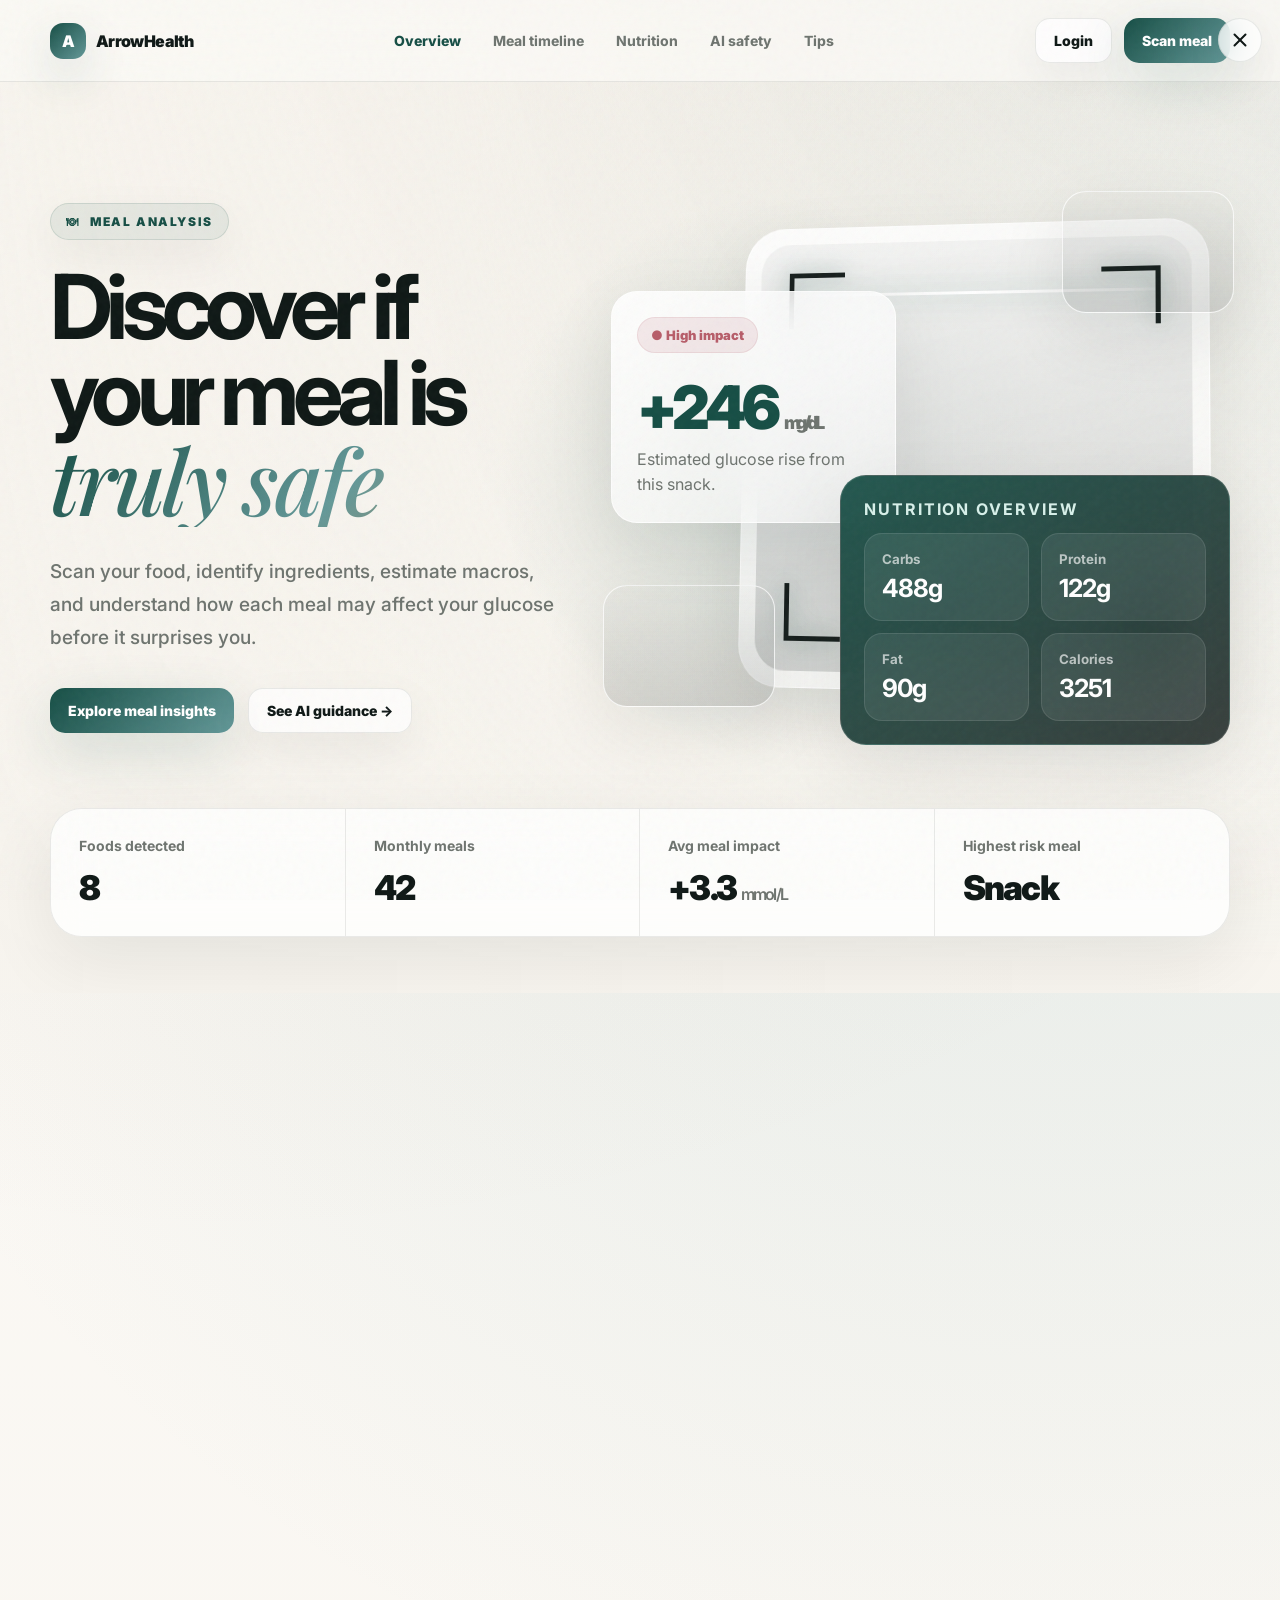
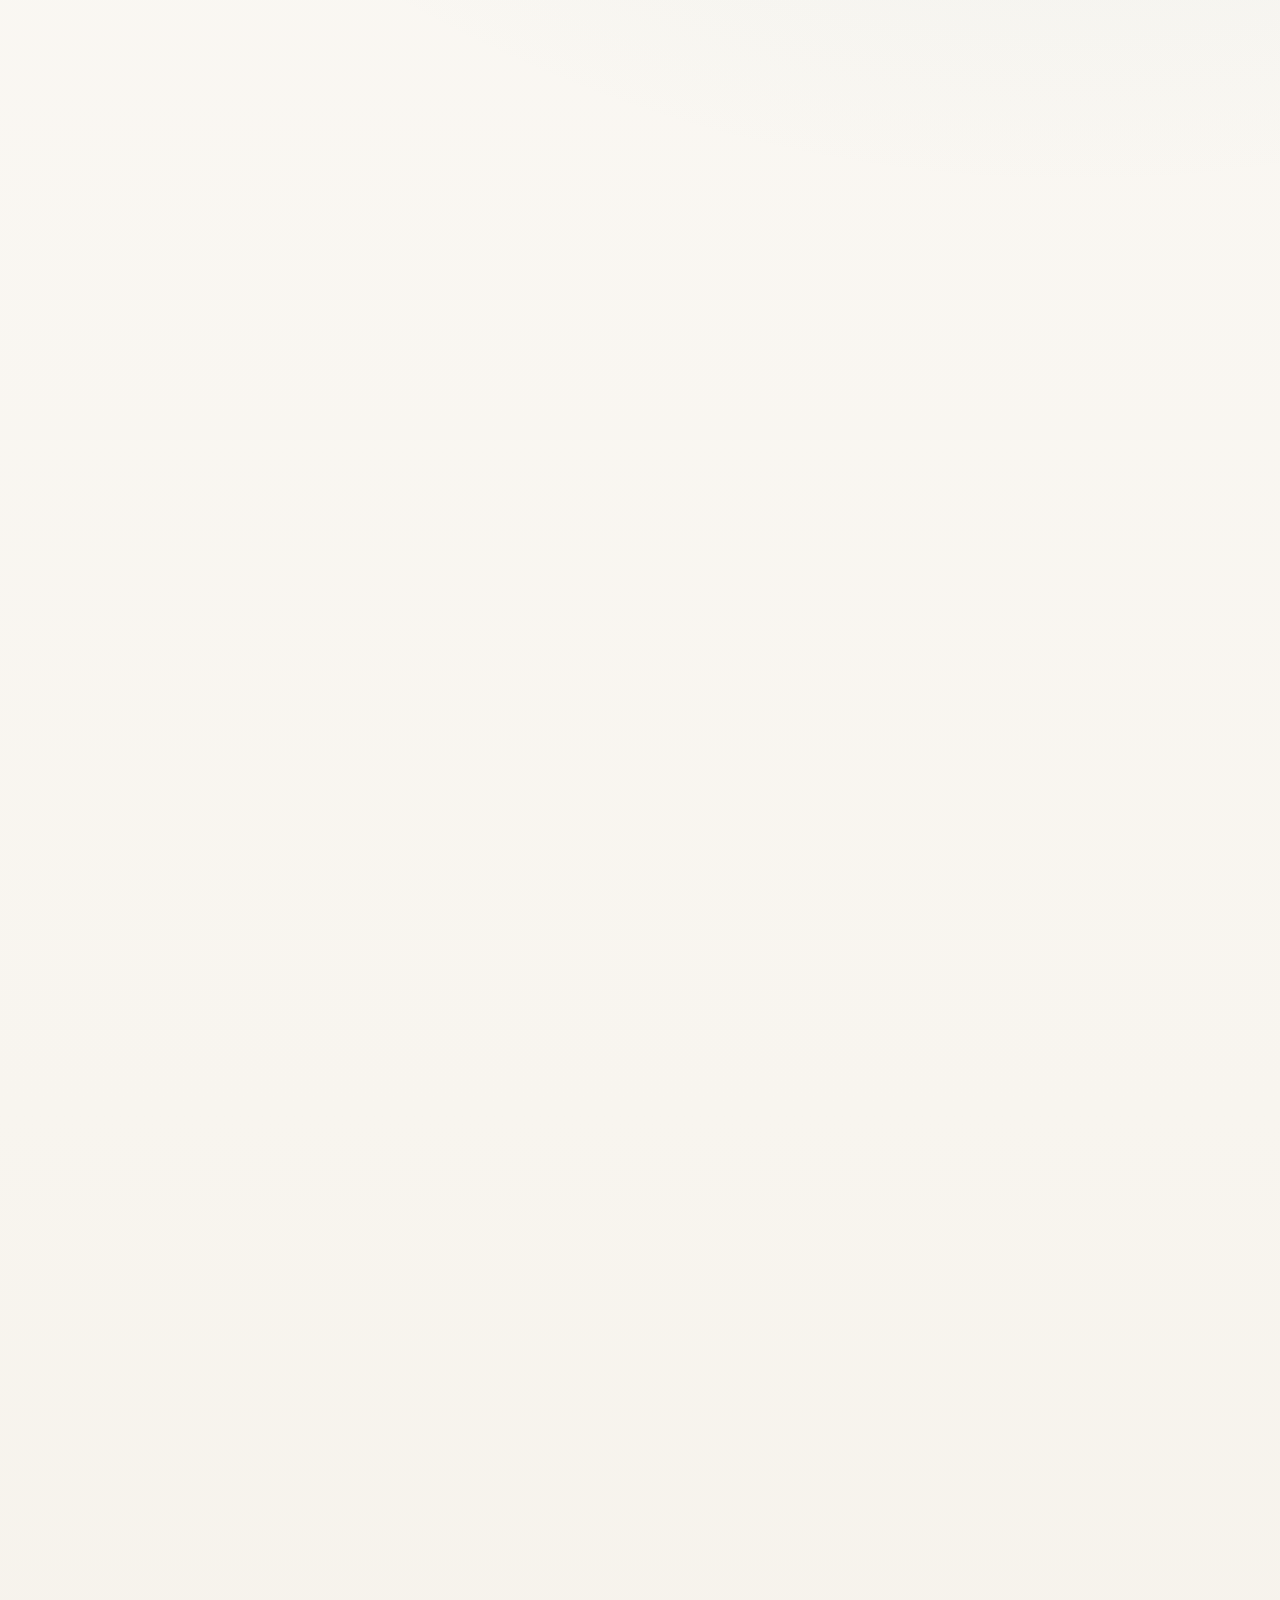
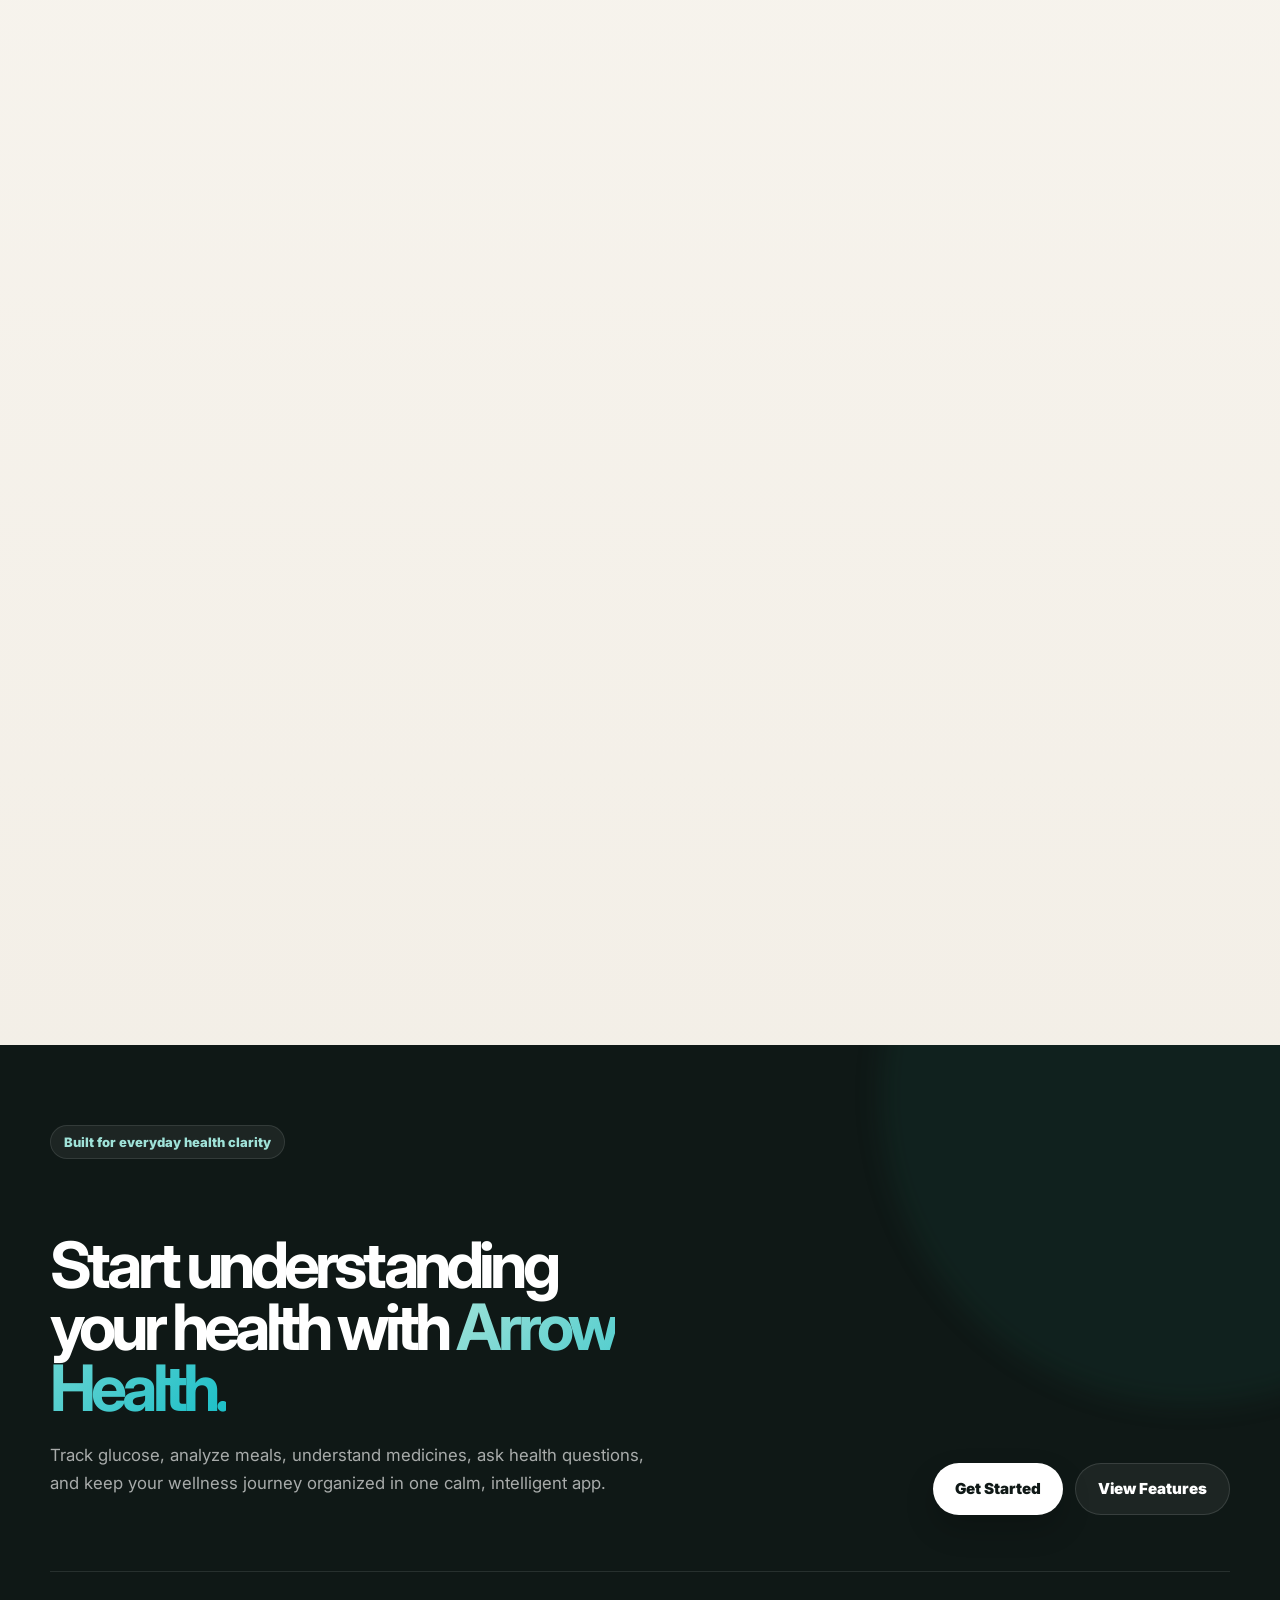
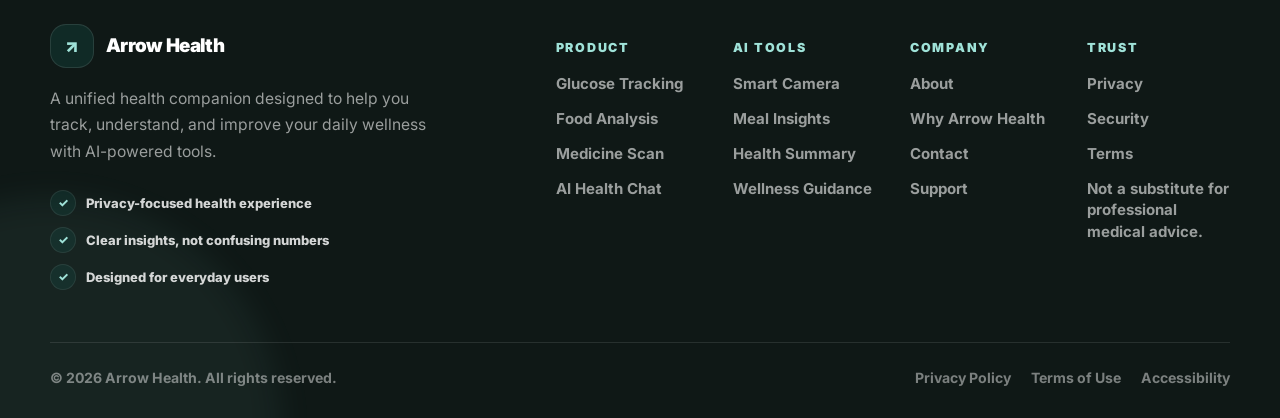
<file: meal_estimation.html>
<!DOCTYPE html>
<html lang="en">
<head>
  <meta charset="UTF-8" />
  <meta name="viewport" content="width=device-width, initial-scale=1.0" />
  <title>ArrowHealth — Meal Safety</title>
  <link rel="preconnect" href="https://fonts.googleapis.com">
  <link rel="preconnect" href="https://fonts.gstatic.com" crossorigin>
  <link href="https://fonts.googleapis.com/css2?family=Inter:wght@400;500;600;700;800;900&family=Playfair+Display:ital,wght@1,500;1,600&display=swap" rel="stylesheet">
  <style>
    :root {
      /* Arrow Health Original Premium Palette */
      --bg-main: #F8F5EF;
      --bg-soft: #FCFAF7;
      --surface: #FFFFFF;
      --text-main: #18201E;
      --text-muted: #6E746F;
      --border-soft: rgba(24, 32, 30, 0.09);

      /* Brand Colors */
      --brand-primary: #164E45;
      --brand-secondary: #A9855A;
      --brand-dark: #0F1816;
      --brand-glow: rgba(22, 78, 69, 0.16);
      --hero-active-color: #639898;

      /* Muted Service Accents */
      --heart: #B75D69;
      --sleep: #4D5B8C;
      --activity: #B87942;
      --nutrition: #6F8B63;
      --hydration: #6697A7;
      --medicine: #5B9A86;
      --mood: #9A7BA8;
      --reports: #6D7680;
      --score: #B59B4A;

      --radius-lg: 32px;
      --radius-md: 22px;
      --radius-sm: 14px;
      --shadow-soft: 0 24px 70px rgba(15, 24, 22, 0.08);
      --shadow-card: 0 16px 45px rgba(15, 24, 22, 0.06);
    }

    * { box-sizing: border-box; }
    html { scroll-behavior: smooth; }

    body {
      margin: 0;
      font-family: Inter, system-ui, -apple-system, BlinkMacSystemFont, "Segoe UI", sans-serif;
      background:
        radial-gradient(circle at 18% -8%, rgba(184, 121, 66, 0.14), transparent 29%),
        radial-gradient(circle at 84% 8%, rgba(99, 152, 152, 0.17), transparent 28%),
        linear-gradient(180deg, var(--bg-soft) 0%, var(--bg-main) 52%, #F0EBE2 100%);
      color: var(--text-main);
      overflow-x: hidden;
    }

    a { color: inherit; text-decoration: none; }

    .noise {
      position: fixed;
      inset: 0;
      pointer-events: none;
      opacity: 0.035;
      z-index: 30;
      background-image: url("data:image/svg+xml,%3Csvg viewBox='0 0 200 200' xmlns='http://www.w3.org/2000/svg'%3E%3Cfilter id='n'%3E%3CfeTurbulence type='fractalNoise' baseFrequency='0.78' numOctaves='3' stitchTiles='stitch'/%3E%3C/filter%3E%3Crect width='100%25' height='100%25' filter='url(%23n)'/%3E%3C/svg%3E");
    }

    .nav {
      position: fixed;
      inset: 0 0 auto;
      z-index: 20;
      display: flex;
      justify-content: center;
      padding: 18px 22px;
      background: rgba(252, 250, 247, 0.78);
      backdrop-filter: blur(24px);
      border-bottom: 1px solid var(--border-soft);
    }

    .nav-inner {
      width: min(1180px, 100%);
      display: flex;
      align-items: center;
      justify-content: space-between;
      gap: 24px;
    }

    .brand {
      display: flex;
      align-items: center;
      gap: 10px;
      font-weight: 900;
      letter-spacing: -0.04em;
      color: var(--brand-dark);
    }

    .brand-mark {
      width: 36px;
      height: 36px;
      border-radius: 13px;
      display: grid;
      place-items: center;
      background: linear-gradient(135deg, var(--brand-primary), var(--hero-active-color));
      color: #fff;
      box-shadow: 0 18px 46px var(--brand-glow);
    }

    .nav-links {
      display: flex;
      align-items: center;
      gap: 32px;
      color: var(--text-muted);
      font-size: 14px;
      font-weight: 750;
    }

    .nav-links a:hover { color: var(--brand-primary); }
    .nav-actions { display: flex; gap: 12px; }

    .btn {
      border: 1px solid var(--border-soft);
      background: rgba(255,255,255,.72);
      color: var(--brand-dark);
      border-radius: 15px;
      padding: 13px 18px;
      display: inline-flex;
      align-items: center;
      justify-content: center;
      gap: 10px;
      font-size: 14px;
      font-weight: 850;
      cursor: pointer;
      box-shadow: var(--shadow-card);
      transition: transform .25s ease, background .25s ease, box-shadow .25s ease;
    }

    .btn:hover {
      transform: translateY(-2px);
      background: var(--surface);
      box-shadow: 0 22px 60px rgba(15, 24, 22, .1);
    }

    .btn-primary {
      color: #fff;
      background: linear-gradient(135deg, var(--brand-primary), var(--hero-active-color));
      border: 0;
      box-shadow: 0 18px 54px var(--brand-glow);
    }

    .btn-gold {
      color: #fff;
      background: linear-gradient(135deg, var(--brand-secondary), #7C5A37);
      border: 0;
      box-shadow: 0 18px 46px rgba(169,133,90,.2);
    }

    .hero {
      position: relative;
      min-height: 910px;
      padding: 128px 22px 56px;
      display: flex;
      justify-content: center;
      overflow: hidden;
    }

    .hero::before {
      content: "";
      position: absolute;
      inset: 0;
      background:
        linear-gradient(90deg, rgba(248,245,239,.98) 0%, rgba(248,245,239,.84) 34%, rgba(248,245,239,.45) 64%, rgba(248,245,239,.20) 100%),
        linear-gradient(180deg, rgba(248,245,239,0) 0%, rgba(248,245,239,.96) 96%),
        url("https://images.unsplash.com/photo-1540189549336-e6e99c3679fe?auto=format&fit=crop&w=2300&q=86") center right / cover;
      opacity: .96;
      transform: scale(1.02);
    }

    .hero::after {
      content: "";
      position: absolute;
      inset: 0;
      background: radial-gradient(circle at 61% 48%, rgba(22,78,69,.16), transparent 30%);
      pointer-events: none;
    }

    .hero-inner {
      width: min(1180px, 100%);
      position: relative;
      z-index: 2;
    }

    .hero-grid {
      display: grid;
      grid-template-columns: .9fr 1.1fr;
      gap: 54px;
      align-items: center;
      min-height: 680px;
    }

    .eyebrow {
      display: inline-flex;
      align-items: center;
      gap: 10px;
      color: var(--brand-primary);
      background: rgba(22,78,69,.08);
      border: 1px solid rgba(22,78,69,.12);
      padding: 10px 15px;
      border-radius: 999px;
      font-size: 12px;
      font-weight: 900;
      letter-spacing: .15em;
      text-transform: uppercase;
      margin-bottom: 24px;
      box-shadow: var(--shadow-card);
    }

    h1 {
      margin: 0;
      font-size: clamp(50px, 7vw, 92px);
      line-height: .96;
      letter-spacing: -.075em;
      max-width: 760px;
      color: var(--brand-dark);
    }

    .accent {
      display: block;
      color: transparent;
      background: linear-gradient(135deg, var(--brand-primary), var(--hero-active-color) 58%, var(--brand-secondary));
      -webkit-background-clip: text;
      background-clip: text;
    }

    .italic {
      font-family: "Playfair Display", serif;
      font-style: italic;
      font-weight: 500;
      letter-spacing: -.04em;
    }

    .hero-copy {
      color: var(--text-muted);
      font-size: 19px;
      line-height: 1.75;
      max-width: 560px;
      margin: 28px 0 34px;
      font-weight: 520;
    }

    .hero-actions { display: flex; flex-wrap: wrap; gap: 14px; }

    .scan-stage {
      position: relative;
      min-height: 590px;
      perspective: 1200px;
    }

    .food-frame {
      position: absolute;
      right: 4%;
      top: 8%;
      width: 470px;
      height: 470px;
      border-radius: 42px;
      padding: 16px;
      background: linear-gradient(145deg, rgba(255,255,255,.86), rgba(255,255,255,.48));
      border: 1px solid rgba(255,255,255,.72);
      box-shadow: var(--shadow-soft);
      transform: rotateY(-8deg) rotateX(4deg);
      animation: hoverPlate 7s ease-in-out infinite;
      overflow: hidden;
    }

    .food-image {
      height: 100%;
      border-radius: 31px;
      background:
        linear-gradient(180deg, rgba(15,24,22,.04), rgba(15,24,22,.16)),
        url("https://images.unsplash.com/photo-1546069901-ba9599a7e63c?auto=format&fit=crop&w=1500&q=86") center / cover;
      position: relative;
      overflow: hidden;
    }

    .food-mini-image {
      position: absolute;
      width: 172px;
      height: 122px;
      border-radius: 24px;
      overflow: hidden;
      border: 1px solid rgba(255,255,255,.78);
      box-shadow: var(--shadow-soft);
      background-size: cover;
      background-position: center;
      animation: miniFloat 6.5s ease-in-out infinite;
    }

    .food-mini-image.one {
      right: -4px;
      top: 18px;
      background-image:
        linear-gradient(180deg, rgba(15,24,22,.02), rgba(15,24,22,.12)),
        url("https://images.unsplash.com/photo-1512621776951-a57141f2eefd?auto=format&fit=crop&w=900&q=86");
    }

    .food-mini-image.two {
      left: -8px;
      bottom: 56px;
      background-image:
        linear-gradient(180deg, rgba(15,24,22,.02), rgba(15,24,22,.15)),
        url("https://images.unsplash.com/photo-1490645935967-10de6ba17061?auto=format&fit=crop&w=900&q=86");
      animation-delay: -2.2s;
    }

    .scan-corner {
      position: absolute;
      width: 58px;
      height: 58px;
      border-color: rgba(255,255,255,.95);
      filter: drop-shadow(0 0 12px rgba(22,78,69,.48));
    }
    .scan-corner.tl { top: 30px; left: 30px; border-top: 5px solid; border-left: 5px solid; }
    .scan-corner.tr { top: 30px; right: 30px; border-top: 5px solid; border-right: 5px solid; }
    .scan-corner.bl { bottom: 30px; left: 30px; border-bottom: 5px solid; border-left: 5px solid; }
    .scan-corner.br { bottom: 30px; right: 30px; border-bottom: 5px solid; border-right: 5px solid; }

    .scan-line {
      position: absolute;
      left: 7%;
      right: 7%;
      height: 3px;
      top: 12%;
      border-radius: 999px;
      background: linear-gradient(90deg, transparent, rgba(255,255,255,.95), transparent);
      box-shadow: 0 0 30px rgba(22,78,69,.55);
      animation: scanMove 3.4s ease-in-out infinite;
    }

    .floating {
      position: absolute;
      border-radius: 26px;
      border: 1px solid rgba(255,255,255,.72);
      backdrop-filter: blur(26px);
      background: linear-gradient(145deg, rgba(255,255,255,.88), rgba(255,255,255,.52));
      color: var(--brand-dark);
      box-shadow: var(--shadow-soft);
      animation: float 7s ease-in-out infinite;
    }

    .risk-card {
      left: 0;
      top: 20%;
      width: 285px;
      padding: 25px;
      animation-delay: -1.4s;
    }

    .risk-card .big {
      font-size: 60px;
      letter-spacing: -.07em;
      font-weight: 900;
      margin: 18px 0 4px;
      color: var(--brand-primary);
    }

    .risk-card .big span { font-size: 18px; color: var(--text-muted); }

    .risk-pill {
      display: inline-flex;
      align-items: center;
      gap: 8px;
      padding: 9px 13px;
      border-radius: 999px;
      background: rgba(183,93,105,.12);
      color: var(--heart);
      font-size: 13px;
      font-weight: 900;
      border: 1px solid rgba(183,93,105,.12);
    }

    .macro-card {
      right: 0;
      bottom: 3%;
      width: 390px;
      padding: 23px;
      color: #fff;
      background: linear-gradient(145deg, rgba(22,78,69,.94), rgba(15,24,22,.82));
      border-color: rgba(255,255,255,.14);
      animation-delay: -3s;
    }

    .macro-grid {
      display: grid;
      grid-template-columns: repeat(2, 1fr);
      gap: 12px;
      margin-top: 14px;
    }

    .macro {
      padding: 17px;
      border-radius: 18px;
      background: rgba(255,255,255,.08);
      border: 1px solid rgba(255,255,255,.1);
    }

    .macro small { display: block; color: rgba(255,255,255,.65); font-weight: 700; margin-bottom: 6px; }
    .macro strong { font-size: 25px; letter-spacing: -.04em; }

    .hero-summary {
      display: grid;
      grid-template-columns: repeat(4, 1fr);
      border-radius: var(--radius-lg);
      background: rgba(255,255,255,.78);
      border: 1px solid var(--border-soft);
      box-shadow: var(--shadow-soft);
      overflow: hidden;
      backdrop-filter: blur(20px);
    }

    .summary-item {
      padding: 28px;
      border-right: 1px solid var(--border-soft);
    }
    .summary-item:last-child { border-right: 0; }
    .summary-label { color: var(--text-muted); font-size: 14px; margin-bottom: 13px; font-weight: 700; }
    .summary-value { font-size: 34px; font-weight: 900; letter-spacing: -.05em; color: var(--brand-dark); }
    .summary-value small { font-size: 16px; color: var(--text-muted); font-weight: 600; }

    section {
      position: relative;
      z-index: 2;
      display: flex;
      justify-content: center;
      padding: 90px 22px;
    }

    .section-inner { width: min(1180px, 100%); }

    .section-kicker {
      color: var(--brand-primary);
      font-size: 12px;
      font-weight: 900;
      letter-spacing: .17em;
      text-transform: uppercase;
      margin-bottom: 15px;
    }

    .section-title {
      margin: 0;
      font-size: clamp(36px, 4.8vw, 66px);
      line-height: 1.04;
      letter-spacing: -.065em;
      max-width: 770px;
      color: var(--brand-dark);
    }

    .section-copy {
      color: var(--text-muted);
      line-height: 1.75;
      font-size: 17px;
      max-width: 540px;
      font-weight: 520;
    }

    .glass {
      border-radius: var(--radius-lg);
      border: 1px solid var(--border-soft);
      background: rgba(255,255,255,.74);
      backdrop-filter: blur(22px);
      box-shadow: var(--shadow-card);
    }

    .timeline-grid {
      display: grid;
      grid-template-columns: .86fr 1.14fr;
      gap: 36px;
      align-items: start;
    }

    .timeline-list {
      display: grid;
      gap: 16px;
      margin-top: 34px;
    }

    .meal-row {
      display: grid;
      grid-template-columns: 72px 1fr auto;
      gap: 18px;
      align-items: center;
      padding: 18px;
      border-radius: 22px;
      background: rgba(255,255,255,.70);
      border: 1px solid var(--border-soft);
      box-shadow: var(--shadow-card);
      transform: translateX(0);
      transition: transform .25s ease, background .25s ease, box-shadow .25s ease;
    }
    .meal-row:hover { transform: translateX(8px); background: var(--surface); box-shadow: var(--shadow-soft); }

    .meal-time {
      width: 58px;
      height: 58px;
      border-radius: 18px;
      display: grid;
      place-items: center;
      background: rgba(22,78,69,.09);
      color: var(--brand-primary);
      font-size: 13px;
      font-weight: 900;
    }

    .meal-row h3 { margin: 0 0 5px; font-size: 19px; color: var(--brand-dark); }
    .meal-row p { margin: 0; color: var(--text-muted); font-size: 14px; }

    .impact {
      padding: 9px 12px;
      border-radius: 999px;
      background: rgba(169,133,90,.14);
      color: #7F5F3E;
      font-weight: 900;
      font-size: 13px;
      white-space: nowrap;
    }
    .impact.low { color: var(--nutrition); background: rgba(111,139,99,.13); }
    .impact.high { color: var(--heart); background: rgba(183,93,105,.12); }

    .monthly-panel { padding: 30px; }

    .month-head {
      display: flex;
      justify-content: space-between;
      gap: 20px;
      align-items: center;
      margin-bottom: 22px;
    }
    .month-head h3 { margin: 0; font-size: 28px; letter-spacing: -.04em; color: var(--brand-dark); }
    .month-head span { color: var(--text-muted); }

    .month-chart {
      height: 300px;
      border-radius: 24px;
      background:
        linear-gradient(180deg, rgba(22,78,69,.12), rgba(22,78,69,.02)),
        repeating-linear-gradient(to bottom, transparent, transparent 58px, rgba(24,32,30,.05) 59px);
      position: relative;
      overflow: hidden;
    }
    .month-chart svg { position: absolute; inset: 0; width: 100%; height: 100%; }

    .chart-labels {
      display: grid;
      grid-template-columns: repeat(4, 1fr);
      gap: 12px;
      margin-top: 18px;
    }

    .chart-label {
      padding: 17px;
      border-radius: 17px;
      background: rgba(252,250,247,.74);
      color: var(--text-muted);
      border: 1px solid var(--border-soft);
    }
    .chart-label strong { display: block; color: var(--brand-dark); font-size: 24px; margin-bottom: 2px; }

    .analysis-board {
      padding: 34px;
      margin-top: 38px;
      display: grid;
      grid-template-columns: repeat(4, 1fr);
      gap: 16px;
    }

    .analysis-card {
      min-height: 205px;
      border-radius: 23px;
      padding: 23px;
      background: rgba(252,250,247,.72);
      border: 1px solid var(--border-soft);
      position: relative;
      overflow: hidden;
    }
    .analysis-card::after {
      content: "";
      position: absolute;
      inset: auto -30% -35% auto;
      width: 120px;
      height: 120px;
      border-radius: 50%;
      background: rgba(22,78,69,.09);
    }
    .analysis-card h3 { margin: 14px 0 10px; font-size: 20px; color: var(--brand-dark); }
    .analysis-card p { color: var(--text-muted); line-height: 1.6; margin: 0; font-size: 14px; }

    .icon-bubble {
      width: 44px;
      height: 44px;
      display: grid;
      place-items: center;
      border-radius: 16px;
      background: rgba(22,78,69,.09);
      color: var(--brand-primary);
      font-size: 22px;
    }
    .analysis-card:nth-child(1) .icon-bubble { background: rgba(99,152,152,0.18); color: #639898; }
    .analysis-card:nth-child(2) .icon-bubble { background: rgba(212,185,143,0.18); color: #D4B98F; }
    .analysis-card:nth-child(3) .icon-bubble { background: rgba(231,106,106,0.18); color: #E76A6A; }
    .analysis-card:nth-child(4) .icon-bubble { background: rgba(91,159,226,0.18); color: #5B9FE2; }

    /* Chart Animation */
    .month-chart path:nth-child(1) {
      stroke-dasharray: 100;
      stroke-dashoffset: 100;
    }
    .month-chart.is-visible path:nth-child(1) {
      animation: drawLine 2.5s cubic-bezier(0.16, 1, 0.3, 1) forwards;
    }
    @keyframes drawLine {
      to { stroke-dashoffset: 0; }
    }

    .safety-section { padding-top: 50px; }

    .safety-grid {
      display: grid;
      grid-template-columns: 1fr 1fr;
      gap: 24px;
      margin-top: 36px;
    }

    .safety-card {
      min-height: 420px;
      border-radius: var(--radius-lg);
      overflow: hidden;
      position: relative;
      border: 1px solid var(--border-soft);
      box-shadow: var(--shadow-soft);
      background: var(--brand-dark);
    }

    .safety-card.photo {
      background:
        linear-gradient(180deg, rgba(15,24,22,.04), rgba(15,24,22,.76)),
        url("https://images.unsplash.com/photo-1556911220-bff31c812dba?auto=format&fit=crop&w=1400&q=86") center / cover;
    }

    .safety-card.second-photo {
      margin-top: 18px;
      min-height: 220px;
      background:
        linear-gradient(180deg, rgba(15,24,22,.02), rgba(15,24,22,.68)),
        url("https://images.unsplash.com/photo-1498837167922-ddd27525d352?auto=format&fit=crop&w=1400&q=86") center / cover;
    }

    .safety-content {
      position: absolute;
      inset: auto 28px 28px;
      padding: 26px;
      border-radius: 25px;
      background: rgba(255,255,255,.82);
      color: var(--brand-dark);
      backdrop-filter: blur(18px);
    }
    .safety-content h3 { margin: 0 0 10px; font-size: 28px; letter-spacing: -.05em; }
    .safety-content p { margin: 0; line-height: 1.6; color: var(--text-muted); }

    .recommend-card { padding: 34px; }
    .recommend-card h3 { margin: 0 0 18px; font-size: 32px; letter-spacing: -.05em; color: var(--brand-dark); }

    .recommend-list { display: grid; gap: 14px; margin-top: 24px; }
    .recommend-item {
      display: grid;
      grid-template-columns: 42px 1fr;
      gap: 14px;
      padding: 17px;
      border-radius: 18px;
      background: rgba(252,250,247,.74);
      border: 1px solid var(--border-soft);
    }
    .recommend-item strong { display: block; margin-bottom: 4px; color: var(--brand-dark); }
    .recommend-item span { color: var(--text-muted); font-size: 14px; line-height: 1.5; }

    .cta {
      padding-top: 10px;
      padding-bottom: 120px;
    }

    .cta-card {
      width: min(1180px, 100%);
      padding: 60px;
      text-align: center;
      border-radius: var(--radius-lg);
      background:
        radial-gradient(circle at 50% 0%, rgba(99,152,152,.18), transparent 34%),
        rgba(255,255,255,.74);
      border: 1px solid var(--border-soft);
      box-shadow: var(--shadow-soft);
    }
    .cta-card h2 {
      margin: 0 auto 18px;
      max-width: 850px;
      font-size: clamp(36px, 4.8vw, 66px);
      line-height: 1.04;
      letter-spacing: -.065em;
      color: var(--brand-dark);
    }
    .cta-card p { color: var(--text-muted); line-height: 1.75; max-width: 650px; margin: 0 auto 30px; }

    .reveal { opacity: 0; transform: translateY(24px); animation: reveal .9s ease forwards; }
    .delay-1 { animation-delay: .12s; }
    .delay-2 { animation-delay: .24s; }
    .delay-3 { animation-delay: .36s; }

    @keyframes reveal { to { opacity: 1; transform: translateY(0); } }
    @keyframes float { 0%,100% { transform: translateY(0); } 50% { transform: translateY(-17px); } }
    @keyframes hoverPlate {
      0%,100% { transform: rotateY(-8deg) rotateX(4deg) translateY(0); }
      50% { transform: rotateY(-5deg) rotateX(3deg) translateY(-16px); }
    }
    @keyframes miniFloat {
      0%,100% { transform: translateY(0) rotate(0deg); }
      50% { transform: translateY(-12px) rotate(-2deg); }
    }
    @keyframes scanMove {
      0%,100% { top: 12%; opacity: .2; }
      18% { opacity: 1; }
      50% { top: 82%; opacity: 1; }
      82% { opacity: 1; }
    }

    @media (max-width: 980px) {
      .nav-links { display: none; }
      .hero-grid, .timeline-grid, .safety-grid { grid-template-columns: 1fr; }
      .hero { padding-top: 110px; min-height: auto; }
      .scan-stage { min-height: 620px; }
      .food-frame { right: 0; left: 50%; transform: translateX(-50%); width: min(470px, 100%); }
      .risk-card { top: 4%; }
      .macro-card { right: 2%; bottom: 0; }
      .hero-summary, .analysis-board { grid-template-columns: repeat(2, 1fr); }
    }
    @media (max-width: 640px) {
      .nav-actions .btn:first-child { display: none; }
      .hero-summary, .analysis-board, .macro-grid, .chart-labels { grid-template-columns: 1fr; }
      .summary-item { border-right: 0; border-bottom: 1px solid var(--border-soft); }
      .scan-stage { display: none; }
      .hero-grid { min-height: auto; }
      h1 { font-size: 54px; }
      .meal-row { grid-template-columns: 1fr; }
      .cta-card { padding: 34px 22px; }
    }
  
/* ─── Close Button ─── */
    .close-btn {
      position: fixed;
      top: 18px;
      right: 18px;
      width: 44px;
      height: 44px;
      border-radius: 50%;
      background: rgba(255,255,255,0.72);
      border: 1px solid var(--border-soft);
      display: flex;
      align-items: center;
      justify-content: center;
      color: var(--brand-dark);
      z-index: 100;
      transition: all 0.3s cubic-bezier(0.4, 0, 0.2, 1);
      cursor: pointer;
      backdrop-filter: blur(12px);
      box-shadow: var(--shadow-card);
    }
    .close-btn:hover {
      background: var(--brand-primary);
      color: #fff;
      transform: rotate(90deg) scale(1.1);
      border-color: transparent;
      box-shadow: 0 12px 32px var(--brand-glow);
    }

    

/* ─── Footer ─── */
    .arrow-footer {
      background: var(--brand-dark);
      color: white;
      padding: 80px 24px 32px;
      position: relative;
      overflow: hidden;
    }
    .arrow-footer::before {
      content: "";
      position: absolute;
      width: 620px; height: 620px;
      right: -220px; top: -260px;
      border-radius: 50%;
      background: rgba(22,78,69,.18);
      filter: blur(12px);
      pointer-events: none;
    }
    .arrow-footer::after {
      content: "";
      position: absolute;
      width: 460px; height: 460px;
      left: -180px; bottom: -240px;
      border-radius: 50%;
      background: rgba(159,226,216,.06);
      filter: blur(16px);
      pointer-events: none;
    }
    .footer-container { width: min(1180px, 100%); margin: 0 auto; position: relative; z-index: 2; }
    .footer-top { display: grid; grid-template-columns: 1.1fr 0.9fr; gap: 48px; align-items: end; padding-bottom: 56px; border-bottom: 1px solid rgba(255,255,255,.10); }
    .footer-eyebrow { display: inline-flex; align-items: center; gap: 8px; padding: 8px 13px; border-radius: 999px; background: rgba(255,255,255,.06); border: 1px solid rgba(255,255,255,.10); color: #9FE2D8; font-size: 13px; font-weight: 850; margin-bottom: 22px; }
    .footer-title { font-size: clamp(2.4rem, 5vw, 5.2rem); line-height: 0.96; letter-spacing: -0.075em; max-width: 780px; margin-bottom: 22px; font-weight: 700; }
    .footer-title span { background: linear-gradient(135deg, #9FE2D8, #18BEC7); -webkit-background-clip: text; -webkit-text-fill-color: transparent; background-clip: text; }
    .footer-description { color: rgba(255,255,255,.64); font-size: 1.05rem; line-height: 1.7; max-width: 620px; }
    .footer-cta-area { display: flex; justify-content: flex-end; gap: 12px; flex-wrap: wrap; }
    .footer-btn { display: inline-flex; align-items: center; justify-content: center; min-height: 52px; padding: 0 22px; border-radius: 999px; text-decoration: none; font-weight: 900; font-size: 0.95rem; transition: transform .25s ease, box-shadow .25s ease; white-space: nowrap; }
    .footer-btn.primary { background: white; color: var(--brand-dark); box-shadow: 0 14px 30px rgba(0,0,0,.2); }
    .footer-btn.primary:hover { transform: translateY(-2px); box-shadow: 0 18px 40px rgba(0,0,0,.3); }
    .footer-btn.secondary { color: white; background: rgba(255,255,255,.06); border: 1px solid rgba(255,255,255,.12); }
    .footer-btn.secondary:hover { transform: translateY(-2px); background: rgba(255,255,255,.10); }
    .footer-main { display: grid; grid-template-columns: 1.2fr 1.8fr; gap: 56px; padding: 52px 0; border-bottom: 1px solid rgba(255,255,255,.10); }
    .footer-brand { max-width: 390px; }
    .footer-logo { display: flex; align-items: center; gap: 12px; font-size: 1.18rem; font-weight: 950; letter-spacing: -0.035em; margin-bottom: 18px; }
    .footer-logo-mark { width: 44px; height: 44px; border-radius: 16px; display: grid; place-items: center; background: rgba(22,78,69,.35); border: 1px solid rgba(255,255,255,.10); color: #9FE2D8; font-weight: 950; font-size: 18px; }
    .footer-brand p { color: rgba(255,255,255,.58); font-size: 0.98rem; line-height: 1.7; margin-bottom: 24px; }
    .footer-trust-list { display: grid; gap: 11px; }
    .footer-trust-item { display: flex; align-items: center; gap: 10px; color: rgba(255,255,255,.82); font-size: 13px; font-weight: 800; }
    .footer-trust-dot { width: 26px; height: 26px; border-radius: 50%; display: grid; place-items: center; background: rgba(22,78,69,.30); color: #9FE2D8; border: 1px solid rgba(255,255,255,.08); font-size: 12px; flex: 0 0 auto; }
    .footer-links-grid { display: grid; grid-template-columns: repeat(4,1fr); gap: 34px; }
    .footer-col h4 { font-size: 0.78rem; text-transform: uppercase; letter-spacing: 0.14em; color: #9FE2D8; margin-bottom: 18px; font-weight: 900; }
    .footer-col a, .footer-col span { display: block; color: rgba(255,255,255,.58); text-decoration: none; font-size: 0.94rem; font-weight: 700; margin-bottom: 13px; line-height: 1.45; transition: color .2s ease, transform .2s ease; }
    .footer-col a:hover { color: white; transform: translateX(2px); }
    .footer-bottom-bar { display: flex; justify-content: space-between; align-items: center; gap: 20px; padding-top: 26px; color: rgba(255,255,255,.45); font-size: 0.88rem; font-weight: 700; }
    .footer-bottom-links { display: flex; gap: 20px; flex-wrap: wrap; }
    .footer-bottom-links a { color: rgba(255,255,255,.45); text-decoration: none; transition: color .2s ease; }
    .footer-bottom-links a:hover { color: white; }

    /* ─── Animations ─── */
    @keyframes softFloat {
      0%, 100% { transform: translateX(-40px) translateY(0); }
      50% { transform: translateX(-40px) translateY(-14px); }
    }
    @keyframes floatCard {
      0%, 100% { transform: translateY(0); }
      50% { transform: translateY(-12px); }
    }
    @keyframes pulse {
      0% { box-shadow: 0 0 0 0 rgba(111,139,99,.58); }
      70% { box-shadow: 0 0 0 12px rgba(111,139,99,0); }
      100% { box-shadow: 0 0 0 0 rgba(111,139,99,0); }
    }
    @keyframes actPulse {
      0% { box-shadow: 0 0 0 0 rgba(111,139,99,.7); }
      70% { box-shadow: 0 0 0 10px rgba(111,139,99,0); }
      100% { box-shadow: 0 0 0 0 rgba(111,139,99,0); }
    }
    @keyframes routeGlow {
      0%, 100% { opacity: .45; transform: scaleX(.8); }
      50% { opacity: 1; transform: scaleX(1); }
    }
    @keyframes pinBounce {
      0%, 100% { translate: 0 0; }
      50% { translate: 0 -8px; }
    }
    @keyframes growWidth {
      from { width: 0; }
      to { width: 28%; }
    }
    @keyframes barRise {
      from { transform: scaleY(0); opacity: .2; }
      to { transform: scaleY(1); opacity: 1; }
    }
    @keyframes wheelSpin {
      0%, 100% { transform: rotate(0deg) scale(1); }
      50% { transform: rotate(4deg) scale(1.04); }
    }
    @keyframes heartPulse {
      0%, 100% { transform: scale(1); }
      50% { transform: scale(1.06); }
    }
    @keyframes chatIn {
      to { opacity: 1; transform: translateY(0) scale(1); }
    }
    .reveal { opacity: 0; transform: translateY(24px); animation: reveal .9s ease forwards; }
    .delay-1 { animation-delay: .12s; }
    .delay-2 { animation-delay: .24s; }
    .delay-3 { animation-delay: .36s; }
    @keyframes reveal { to { opacity: 1; transform: translateY(0); } }

    /* ─── Responsive ─── */
    @media (max-width: 1100px) {
      .nav-links { display: none; }
      .hero-inner, .ai-inner { grid-template-columns: 1fr; }
      .hero-visual { min-height: 500px; }
      .grid-top { grid-template-columns: 1fr; }
      .grid-bottom { grid-template-columns: 1fr 1fr; }
      .cta-strip { grid-template-columns: 100px 1fr; }
      .footer-top, .footer-main { grid-template-columns: 1fr; }
      .footer-cta-area { justify-content: flex-start; }
      .footer-links-grid { grid-template-columns: repeat(2,1fr); }
    }
    @media (max-width: 720px) {
      .container, .nav-inner { width: min(100% - 28px, 1320px); }
      .nav-actions .icon-btn, .nav-actions .profile-dot { display: none; }
      .hero { min-height: auto; }
      .hero-inner { min-height: auto; padding: 42px 0 70px; }
      .hero-visual { display: none; }
      h1 { font-size: 48px; }
      .overview-layout { grid-template-columns: 1fr; }
      .overview-mini-grid { grid-template-columns: 1fr; }
      .weekly-summary-row { grid-template-columns: 1fr 1fr; }
      .grid-bottom { grid-template-columns: 1fr; }
      .download-card { grid-template-columns: 1fr; }
      .cta-strip { grid-template-columns: 1fr; text-align: center; justify-items: center; }
      .footer-links-grid { grid-template-columns: 1fr; }
      .footer-bottom-bar { flex-direction: column; align-items: flex-start; }
    }
  

    .btn-primary:hover {
      background: linear-gradient(135deg, var(--hero-active-color), var(--brand-primary)) !important;
      color: #fff !important;
    }
    .nav-links a { transition: color 0.3s; }
    .nav-links a.active {
      color: var(--brand-primary) !important;
      font-weight: 800 !important;
    }

    /* Scroll reveal (inline so file:// and local open always work) */
    .scroll-reveal {
      opacity: 0;
      translate: 0 44px;
      transition:
        opacity 0.85s cubic-bezier(0.16, 1, 0.3, 1),
        translate 0.85s cubic-bezier(0.16, 1, 0.3, 1);
    }
    .scroll-reveal.from-top { translate: 0 -44px; }
    .scroll-reveal.from-bottom { translate: 0 44px; }
    .scroll-reveal.is-visible { opacity: 1; translate: 0 0; }
    @media (prefers-reduced-motion: reduce) {
      .scroll-reveal {
        opacity: 1 !important;
        translate: none !important;
        transition: none !important;
      }
    }


    /* ════════════════════════════════════════════════════
       MOBILE RESPONSIVE — meal_estimation.html
       Desktop/laptop layout completely untouched above.
       These rules only apply at ≤768px and ≤480px.
    ════════════════════════════════════════════════════ */

    @media (max-width: 768px) {

      /* ── Nav ── */
      .nav { padding: 14px 16px; height: 68px; box-sizing: border-box; display: flex; align-items: center; }
      .nav-inner { gap: 12px; padding-right: 56px; width: 100%; display: flex; align-items: center; justify-content: space-between; }
      .nav-links { display: none; }
      .nav-actions .btn:not(.btn-primary) { display: none; }
      .nav-actions .btn-primary { height: 40px; padding: 0 18px; box-sizing: border-box; display: inline-flex; align-items: center; border-radius: 14px; }
      .brand { font-size: 17px; gap: 10px; display: flex; align-items: center; }
      .brand-mark { width: 40px; height: 40px; border-radius: 12px; display: flex; align-items: center; justify-content: center; }

      .close-btn {
        top: 14px;
        right: 16px;
        width: 40px;
        height: 40px;
        border-radius: 50%;
      }

      /* ── Hero ── */
      .hero {
        min-height: auto;
        padding: 100px 18px 40px;
      }
      .hero-grid {
        grid-template-columns: 1fr;
        min-height: auto;
        gap: 28px;
      }
      h1 {
        font-size: clamp(36px, 9vw, 56px);
        line-height: 1;
        max-width: 100%;
      }
      .hero-copy { font-size: 15px; line-height: 1.7; margin: 18px 0 24px; max-width: 100%; }
      .eyebrow { font-size: 11px; padding: 8px 12px; margin-bottom: 16px; }

      /* ── Hero actions ── */
      .hero-actions { flex-direction: column; gap: 10px; }
      .hero-actions .btn { width: 100%; justify-content: center; }

      /* ── Scan stage — hide complex 3D food frame on mobile ── */
      .scan-stage { display: none; }

      /* ── Hero summary bar ── */
      .hero-summary {
        grid-template-columns: 1fr 1fr;
        border-radius: 24px;
        margin-top: 32px;
      }
      .summary-item {
        padding: 20px 16px;
        border-right: 1px solid var(--border-soft);
        border-bottom: 1px solid var(--border-soft);
      }
      .summary-item:nth-child(2n) { border-right: 0; }
      .summary-item:nth-last-child(-n+2) { border-bottom: 0; }
      .summary-value { font-size: 26px; }
      .summary-label { font-size: 13px; margin-bottom: 8px; }

      /* ── Sections ── */
      section { padding: 56px 18px; }
      .section-title { font-size: clamp(26px, 7vw, 42px); }
      .section-copy { font-size: 15px; max-width: 100%; }

      /* ── Timeline grid ── */
      .timeline-grid {
        grid-template-columns: 1fr;
        gap: 24px;
      }
      /* Grid items must have min-width:0 so text wraps and
         the horizontal scroll inside doesn't burst the parent */
      .timeline-grid > div {
        min-width: 0 !important;
        overflow: hidden !important;
      }
      .timeline-grid .section-title,
      .timeline-grid .section-copy {
        white-space: normal !important;
        word-break: break-word !important;
        overflow-wrap: break-word !important;
      }
      /* ── Timeline list → horizontal scroll cards ── */
      .timeline-list {
        display: flex !important;
        flex-direction: row !important;
        width: 100% !important;
        min-width: 0 !important;
        box-sizing: border-box !important;
        overflow-x: auto !important;
        scroll-snap-type: none !important;
        scroll-behavior: auto !important;
        gap: 12px !important;
        margin-top: 20px !important;
        padding-bottom: 8px !important;
        scrollbar-width: none !important;
      }
      .timeline-list::-webkit-scrollbar { display: none; }
      .meal-row {
        flex: 0 0 190px !important;
        min-width: 190px !important;
        display: flex !important;
        flex-direction: column !important;
        gap: 10px !important;
        padding: 16px !important;
        border-radius: 18px !important;
        grid-template-columns: unset !important;
      }
      .meal-time {
        width: 46px !important; height: 46px !important;
        border-radius: 14px !important; font-size: 11px !important;
      }
      .meal-row h3 { font-size: 15px !important; margin: 4px 0 3px !important; }
      .meal-row p  { font-size: 12px !important; }
      .impact { align-self: flex-start !important; margin-top: auto !important; }
      .meal-row h3 { font-size: 16px; }
      .meal-row p { font-size: 13px; }

      /* ── Monthly panel ── */
      .monthly-panel { padding: 20px; }
      .month-head { flex-direction: row; gap: 10px; margin-bottom: 16px; }
      .month-head h3 { font-size: 20px; }
      .month-chart { height: 200px; border-radius: 18px; }
      .chart-labels {
        grid-template-columns: 1fr 1fr;
        gap: 10px;
        margin-top: 14px;
      }
      .chart-label { padding: 13px; border-radius: 14px; }
      .chart-label strong { font-size: 20px; }

      /* ── Analysis board ── */
      .analysis-board {
        grid-template-columns: 1fr 1fr;
        gap: 12px;
        padding: 18px;
        margin-top: 22px;
      }
      .analysis-card {
        min-height: auto;
        padding: 18px;
        border-radius: 18px;
      }
      .analysis-card h3 { font-size: 16px; margin: 10px 0 6px; }
      .analysis-card p { font-size: 13px; }
      .icon-bubble { width: 38px; height: 38px; font-size: 18px; border-radius: 13px; }

      /* ── Safety section ── */
      .safety-section { padding-top: 30px; }
      .safety-grid {
        grid-template-columns: 1fr;
        gap: 16px;
        margin-top: 24px;
      }
      .safety-card { min-height: 320px; border-radius: 26px; }
      .safety-card.second-photo { min-height: 200px; margin-top: 16px; }
      .safety-content {
        inset: auto 18px 18px;
        padding: 20px;
        border-radius: 20px;
      }
      .safety-content h3 { font-size: 20px; }
      .safety-content p { font-size: 14px; }

      /* ── Recommend card ── */
      .recommend-card { padding: 22px; }
      .recommend-card h3 { font-size: 24px; margin-bottom: 14px; }
      .recommend-list { gap: 10px; margin-top: 16px; }
      .recommend-item {
        grid-template-columns: 36px 1fr;
        gap: 12px;
        padding: 14px;
        border-radius: 15px;
      }
      .recommend-item strong { font-size: 14px; }
      .recommend-item span { font-size: 13px; }

      /* ── CTA Card ── */
      .cta { padding-top: 0; padding-bottom: 60px; }
      .cta-card {
        padding: 36px 22px;
        border-radius: 26px;
      }
      .cta-card h2 { font-size: clamp(26px, 6vw, 38px); }
      .cta-card p { font-size: 15px; margin-bottom: 22px; }
      .cta-card .hero-actions { flex-direction: column; gap: 10px; }
      .cta-card .hero-actions .btn { width: 100%; justify-content: center; }

      /* ── Analysis board → horizontal scroll cards ── */
      .glass.analysis-board {
        display: flex !important;
        flex-direction: row !important;
        width: 100% !important;
        min-width: 0 !important;
        box-sizing: border-box !important;
        overflow-x: auto !important;
        scroll-snap-type: none !important;
        scroll-behavior: auto !important;
        gap: 14px !important;
        padding: 20px 18px !important;
        margin-top: 24px !important;
        scrollbar-width: none !important;
      }
      .glass.analysis-board::-webkit-scrollbar { display: none; }
      .analysis-card {
        flex: 0 0 210px !important;
        min-width: 210px !important;
        min-height: auto !important;
        padding: 20px !important;
        border-radius: 20px !important;
      }
      .analysis-card h3 { font-size: 16px !important; margin: 12px 0 8px !important; }
      .analysis-card p  { font-size: 13px !important; }

      /* ── Footer ── */
      .arrow-footer { padding: 52px 18px 28px; }
      .footer-top {
        grid-template-columns: 1fr;
        gap: 24px;
        padding-bottom: 28px;
      }
      .footer-title { font-size: clamp(1.7rem, 6.5vw, 2.5rem); }
      .footer-cta-area { justify-content: flex-start; flex-direction: column; gap: 10px; }
      .footer-btn { width: 100%; justify-content: center; }
      .footer-main {
        grid-template-columns: 1fr;
        gap: 28px;
        padding: 32px 0;
      }
      .footer-links-grid { grid-template-columns: 1fr 1fr; gap: 22px; }
      .footer-bottom-bar {
        flex-direction: column;
        align-items: flex-start;
        gap: 10px;
        padding-top: 18px;
      }
    }

    @media (max-width: 480px) {

      /* ── Navbar ── */
      .nav { padding: 12px 14px; height: 62px; }
      .brand { font-size: 15px; }
      .brand > span:last-child { display: none; }
      .brand-mark { width: 38px; height: 38px; border-radius: 11px; }
      .nav-actions .btn-primary { height: 38px; padding: 0 14px; border-radius: 12px; }
      .close-btn {
        top: 12px;
        right: 14px;
        width: 38px;
        height: 38px;
      }

      /* ── Hero ── */
      .hero { padding: 88px 14px 30px; }
      h1 { font-size: clamp(30px, 8.5vw, 42px); }
      .hero-copy { font-size: 14px; }

      /* ── Summary bar — single column ── */
      .hero-summary { grid-template-columns: 1fr; }
      .summary-item { border-right: 0; border-bottom: 1px solid var(--border-soft); }
      .summary-item:last-child { border-bottom: 0; }

      /* ── Meal row — stack ── */
      .meal-row { grid-template-columns: 1fr; gap: 8px; }
      .meal-time { width: 42px; height: 42px; }

      /* ── Chart labels — single col ── */
      .chart-labels { grid-template-columns: 1fr; }

      /* ── Analysis board — single col ── */
      .analysis-board { grid-template-columns: 1fr; padding: 14px; }

      /* ── CTA ── */
      .cta-card { padding: 28px 16px; }

      /* ── Footer links ── */
      .footer-links-grid { grid-template-columns: 1fr; gap: 18px; }
    }

  </style>

  <link rel="stylesheet" href="scroll-reveal.css">
</head>
<body>
  <div class="noise"></div>

  <!-- Animated Close Button -->
  <a href="index.html" class="close-btn" aria-label="Close">
    <svg width="22" height="22" viewBox="0 0 24 24" fill="none" stroke="currentColor" stroke-width="2.2" stroke-linecap="round" stroke-linejoin="round">
      <line x1="18" y1="6" x2="6" y2="18"></line>
      <line x1="6" y1="6" x2="18" y2="18"></line>
    </svg>
  </a>

  <header class="nav">
    <div class="nav-inner">
      <a class="brand" href="index.html">
        <span class="brand-mark">A</span>
        <span>ArrowHealth</span>
      </a>
      <nav class="nav-links">
        <a href="#overview" data-i18n="meal-nav-overview">Overview</a>
        <a href="#timeline" data-i18n="meal-nav-timeline">Meal timeline</a>
        <a href="#analysis" data-i18n="meal-nav-analysis">Nutrition</a>
        <a href="#safety" data-i18n="meal-nav-safety">AI safety</a>
        <a href="#tips" data-i18n="meal-nav-tips">Tips</a>
      </nav>
      <div class="nav-actions">
        <a class="btn" href="#" data-i18n="meal-nav-login">Login</a>
        <a class="btn btn-primary" href="#overview" data-i18n="meal-nav-scan">Scan meal</a>
      </div>
    </div>
  </header>

  <main>
    <section class="hero" id="overview">
      <div class="hero-inner">
        <div class="hero-grid">
          <div>
            <div class="eyebrow reveal">🍽 <span data-i18n="meal-hero-eyebrow">Meal Analysis</span></div>
            <h1 class="reveal delay-1" data-i18n-html="meal-hero-h1">
              Discover if your meal is
              <span class="accent"><span class="italic">truly safe</span></span>
            </h1>
            <p class="hero-copy reveal delay-2" data-i18n="meal-hero-copy">
              Scan your food, identify ingredients, estimate macros, and understand how each meal may affect your glucose before it surprises you.
            </p>
            <div class="hero-actions reveal delay-3">
              <a href="#timeline" class="btn btn-primary" data-i18n="meal-hero-btn-1">Explore meal insights</a>
              <a href="#safety" class="btn" data-i18n="meal-hero-btn-2">See AI guidance →</a>
            </div>
          </div>

          <div class="scan-stage" aria-hidden="true">
            <div class="food-frame">
              <div class="food-image">
                <div class="scan-line"></div>
                <div class="scan-corner tl"></div>
                <div class="scan-corner tr"></div>
                <div class="scan-corner bl"></div>
                <div class="scan-corner br"></div>
              </div>
            </div>

            <div class="food-mini-image one"></div>
            <div class="food-mini-image two"></div>

            <div class="floating risk-card">
              <div class="risk-pill">● High impact</div>
              <div class="big">+246 <span>mg/dL</span></div>
              <p style="margin:0;color:var(--text-muted);line-height:1.55;">Estimated glucose rise from this snack.</p>
            </div>

            <div class="floating macro-card">
              <strong style="letter-spacing:.12em;text-transform:uppercase;color:#D8F0EA;">Nutrition overview</strong>
              <div class="macro-grid">
                <div class="macro"><small>Carbs</small><strong>488g</strong></div>
                <div class="macro"><small>Protein</small><strong>122g</strong></div>
                <div class="macro"><small>Fat</small><strong>90g</strong></div>
                <div class="macro"><small>Calories</small><strong>3251</strong></div>
              </div>
            </div>
          </div>
        </div>

        <div class="hero-summary reveal delay-3">
          <div class="summary-item">
            <div class="summary-label" data-i18n="meal-sum-1">Foods detected</div>
            <div class="summary-value">8</div>
          </div>
          <div class="summary-item">
            <div class="summary-label" data-i18n="meal-sum-2">Monthly meals</div>
            <div class="summary-value">42</div>
          </div>
          <div class="summary-item">
            <div class="summary-label" data-i18n="meal-sum-3">Avg meal impact</div>
            <div class="summary-value">+3.3 <small>mmol/L</small></div>
          </div>
          <div class="summary-item">
            <div class="summary-label" data-i18n="meal-sum-4">Highest risk meal</div>
            <div class="summary-value" data-i18n="meal-sum-4-val">Snack</div>
          </div>
        </div>
      </div>
    </section>

    <section id="timeline">
      <div class="section-inner timeline-grid">
        <div>
          <div class="section-kicker" data-i18n="meal-timeline-kicker">Monthly meal memory</div>
          <h2 class="section-title" data-i18n="meal-timeline-h2">See what you ate, when you ate it, and how it affected you.</h2>
          <p class="section-copy" data-i18n="meal-timeline-p">The meal section becomes a visual history of your month: breakfast, lunch, dinner, snacks, detected foods, macros, calories, and predicted glucose response.</p>
          <div class="timeline-list">
            <div class="meal-row">
              <div class="meal-time">8:20<br>AM</div>
              <div><h3 data-i18n="meal-row-1-h">Before Breakfast</h3><p data-i18n="meal-row-1-p">Oats, banana, milk · 420 kcal</p></div>
              <div class="impact low">+1.2 mmol/L</div>
            </div>
            <div class="meal-row">
              <div class="meal-time">1:15<br>PM</div>
              <div><h3 data-i18n="meal-row-2-h">After Lunch</h3><p data-i18n="meal-row-2-p">Rice, beef curry, vegetables · 860 kcal</p></div>
              <div class="impact">+3.3 mmol/L</div>
            </div>
            <div class="meal-row">
              <div class="meal-time">5:40<br>PM</div>
              <div><h3 data-i18n="meal-row-3-h">Snack</h3><p data-i18n="meal-row-3-p">Khichuri, pulao, beef bhuna · 3251 kcal</p></div>
              <div class="impact high">+246 mg/dL</div>
            </div>
            <div class="meal-row">
              <div class="meal-time">9:05<br>PM</div>
              <div><h3 data-i18n="meal-row-4-h">Dinner</h3><p data-i18n="meal-row-4-p">Grilled fish, salad, lentils · 610 kcal</p></div>
              <div class="impact low">+1.7 mmol/L</div>
            </div>
          </div>
        </div>

        <div class="glass monthly-panel">
          <div class="month-head">
            <div>
              <h3 data-i18n="meal-month-h">May 2026</h3>
              <span data-i18n="meal-month-sub">42 meals scanned · 10 high impact meals</span>
            </div>
            <a class="btn" href="#" data-i18n="meal-export-btn">Export PDF</a>
          </div>
          <div class="month-chart">
            <svg viewBox="0 0 600 300" preserveAspectRatio="none">
              <path pathLength="100" d="M0 210 C45 175 70 120 112 134 S190 238 236 166 S302 68 354 98 S430 224 482 154 S552 102 600 68" fill="none" stroke="#164E45" stroke-width="7" stroke-linecap="round"/>
              <path d="M0 210 C45 175 70 120 112 134 S190 238 236 166 S302 68 354 98 S430 224 482 154 S552 102 600 68 L600 300 L0 300 Z" fill="rgba(22,78,69,.12)"/>
              <circle cx="354" cy="98" r="10" fill="#F8F5EF" stroke="#A9855A" stroke-width="6"/>
              <circle cx="600" cy="68" r="10" fill="#F8F5EF" stroke="#164E45" stroke-width="6"/>
            </svg>
          </div>
          <div class="chart-labels">
            <div class="chart-label"><strong>18</strong><span data-i18n="meal-chart-1">Balanced</span></div>
            <div class="chart-label"><strong>14</strong><span data-i18n="meal-chart-2">Medium</span></div>
            <div class="chart-label"><strong>10</strong><span data-i18n="meal-chart-3">High impact</span></div>
            <div class="chart-label"><strong>7</strong><span data-i18n="meal-chart-4">Skipped logs</span></div>
          </div>
        </div>
      </div>
    </section>

    <section id="analysis">
      <div class="section-inner">
        <div class="section-kicker" data-i18n="meal-analysis-kicker">What your photo becomes</div>
        <h2 class="section-title" data-i18n="meal-analysis-h2">From one meal photo to full nutrition intelligence.</h2>
        <p class="section-copy" data-i18n="meal-analysis-p">This page should feel less like a form and more like an AI-powered meal report that explains the "why" behind every number.</p>
        <div class="glass analysis-board">
          <div class="analysis-card">
            <div class="icon-bubble">▦</div>
            <h3 data-i18n="meal-card-1-h">Detected items</h3>
            <p data-i18n="meal-card-1-p">Automatically identify foods such as dal khichuri, pulao rice, beef curry, onion, lime, and chili.</p>
          </div>
          <div class="analysis-card">
            <div class="icon-bubble">◔</div>
            <h3 data-i18n="meal-card-2-h">Macro breakdown</h3>
            <p data-i18n="meal-card-2-p">Show carbs, protein, fat, and calories in premium cards with clear color-coded risk.</p>
          </div>
          <div class="analysis-card">
            <div class="icon-bubble">〽</div>
            <h3 data-i18n="meal-card-3-h">Glucose response</h3>
            <p data-i18n="meal-card-3-p">Estimate expected rise, peak glucose, and whether the meal is low, medium, or high impact.</p>
          </div>
          <div class="analysis-card">
            <div class="icon-bubble">✦</div>
            <h3 data-i18n="meal-card-4-h">AI suggestions</h3>
            <p data-i18n="meal-card-4-p">Give practical advice like smaller portions, more fiber, walking after meals, or hydration reminders.</p>
          </div>
        </div>
      </div>
    </section>

    <section id="safety" class="safety-section">
      <div class="section-inner">
        <div class="section-kicker" data-i18n="meal-safety-kicker">Personalized AI safety</div>
        <h2 class="section-title" data-i18n="meal-safety-h2">Make the result feel helpful, not scary.</h2>
        <div class="safety-grid">
          <div>
            <div class="safety-card photo">
              <div class="safety-content">
                <h3 data-i18n="meal-safety-card-h">Know before you eat</h3>
                <p data-i18n="meal-safety-card-p">Use beautiful visual cards to explain meal safety, expected glucose rise, and ingredient-level impact.</p>
              </div>
            </div>
            <div class="safety-card second-photo"></div>
          </div>
          <div class="glass recommend-card">
            <div class="risk-pill">⚠ <span data-i18n="meal-alert">Health Alert · 100%</span></div>
            <h3 style="margin-top:22px;" data-i18n="meal-alert-h">This snack is likely to create a high glucose response.</h3>
            <p class="section-copy" data-i18n="meal-alert-p">Instead of only warning the user, show clear next steps that feel caring and actionable.</p>
            <div class="recommend-list">
              <div class="recommend-item"><div class="icon-bubble">🥗</div><div><strong data-i18n="meal-rec-1-h">Reduce the portion</strong><span data-i18n="meal-rec-1-p">Try half the rice portion and add more vegetables or salad.</span></div></div>
              <div class="recommend-item"><div class="icon-bubble">🚶</div><div><strong data-i18n="meal-rec-2-h">Move after eating</strong><span data-i18n="meal-rec-2-p">A short walk after this meal may help reduce the spike.</span></div></div>
              <div class="recommend-item"><div class="icon-bubble">💧</div><div><strong data-i18n="meal-rec-3-h">Hydrate well</strong><span data-i18n="meal-rec-3-p">Drink water and avoid adding sugary drinks with this meal.</span></div></div>
            </div>
          </div>
        </div>
      </div>
    </section>

    <section id="tips" class="cta">
      <div class="cta-card">
        <h2 data-i18n="meal-cta-h2">Turn every meal into a smarter health decision.</h2>
        <p data-i18n="meal-cta-p">Use this learn-more section to show users how food scanning connects meals, macros, calories, glucose response, and monthly eating habits in one premium story.</p>
        <a href="#overview" class="btn btn-primary" data-i18n="meal-cta-btn">Scan your next meal</a>
      </div>
    </section>
  </main>

  <!-- Footer -->
  <footer class="arrow-footer">
    <div class="footer-container">
      <div class="footer-top">
        <div>
          <div class="footer-eyebrow" data-i18n="footer-eyebrow">Built for everyday health clarity</div>
          <h2 class="footer-title" data-i18n-html="footer-h2">Start understanding your health with <span>Arrow Health.</span></h2>
          <p class="footer-description" data-i18n="footer-p">
            Track glucose, analyze meals, understand medicines, ask health questions, and keep your wellness journey organized in one calm, intelligent app.
          </p>
        </div>
        <div class="footer-cta-area">
          <a class="footer-btn primary" href="index.html" data-i18n="footer-btn-primary">Get Started</a>
          <a class="footer-btn secondary" href="index.html#bento" data-i18n="footer-btn-secondary">View Features</a>
        </div>
      </div>

      <div class="footer-main">
        <div class="footer-brand">
          <div class="footer-logo">
            <div class="footer-logo-mark">↗</div>
            <span>Arrow Health</span>
          </div>
          <p data-i18n="footer-brand-p">A unified health companion designed to help you track, understand, and improve your daily wellness with AI-powered tools.</p>
          <div class="footer-trust-list">
            <div class="footer-trust-item"><span class="footer-trust-dot">✓</span><span data-i18n="footer-trust-1-text">Privacy-focused health experience</span></div>
            <div class="footer-trust-item"><span class="footer-trust-dot">✓</span><span data-i18n="footer-trust-2-text">Clear insights, not confusing numbers</span></div>
            <div class="footer-trust-item"><span class="footer-trust-dot">✓</span><span data-i18n="footer-trust-3-text">Designed for everyday users</span></div>
          </div>
        </div>

        <div class="footer-links-grid">
          <div class="footer-col">
            <h4 data-i18n="footer-col-product">Product</h4>
            <a href="glucose.html" data-i18n="footer-link-glucose">Glucose Tracking</a>
            <a href="meal_estimation.html" data-i18n="footer-link-food">Food Analysis</a>
            <a href="medicine.html" data-i18n="footer-link-medicine">Medicine Scan</a>
            <a href="ai_wellness.html" data-i18n="footer-link-chat">AI Health Chat</a>
          </div>
          <div class="footer-col">
            <h4 data-i18n="footer-col-ai">AI Tools</h4>
            <a href="index.html" data-i18n="footer-link-camera">Smart Camera</a>
            <a href="meal_estimation.html" data-i18n="footer-link-meal">Meal Insights</a>
            <a href="index.html" data-i18n="footer-link-summary">Health Summary</a>
            <a href="ai_wellness.html" data-i18n="footer-link-wellness">Wellness Guidance</a>
          </div>
          <div class="footer-col">
            <h4 data-i18n="footer-col-company">Company</h4>
            <a href="index.html#about" data-i18n="footer-link-about">About</a>
            <a href="index.html#why" data-i18n="footer-link-why">Why Arrow Health</a>
            <a href="index.html#contact" data-i18n="footer-link-contact">Contact</a>
            <a href="index.html#support" data-i18n="footer-link-support">Support</a>
          </div>
          <div class="footer-col">
            <h4 data-i18n="footer-col-trust">Trust</h4>
            <a href="index.html" data-i18n="footer-link-privacy">Privacy</a>
            <a href="index.html" data-i18n="footer-link-security">Security</a>
            <a href="index.html" data-i18n="footer-link-terms">Terms</a>
            <span data-i18n="footer-disclaimer">Not a substitute for professional medical advice.</span>
          </div>
        </div>
      </div>

      <div class="footer-bottom-bar">
        <div data-i18n="footer-copy">© 2026 Arrow Health. All rights reserved.</div>
        <div class="footer-bottom-links">
          <a href="index.html" data-i18n="footer-bottom-privacy">Privacy Policy</a>
          <a href="index.html" data-i18n="footer-bottom-terms">Terms of Use</a>
          <a href="index.html" data-i18n="footer-bottom-access">Accessibility</a>
        </div>
      </div>
    </div>
  </footer>


<script>
(function () {
  const CARD_SELECTORS = 'section, .data-card, .step, .insight-panel, .habit, .testimonial, .cta-card, .meal-row, .monthly-panel, .analysis-card, .safety-card, .recommend-card, .chart-label';

  
})();

document.addEventListener('DOMContentLoaded', () => {
    const navLinks = document.querySelectorAll('.nav-links a');
    const sections = Array.from(navLinks).map(link => {
        const href = link.getAttribute('href');
        if(!href || !href.startsWith('#') || href === '#') return null;
        const targetId = href.substring(1);
        return document.getElementById(targetId);
    }).filter(section => section !== null);

    const spyObserver = new IntersectionObserver((entries) => {
        entries.forEach(entry => {
            if (entry.isIntersecting) {
                navLinks.forEach(link => {
                    link.classList.remove('active');
                    if (link.getAttribute('href') === '#' + entry.target.id) {
                        link.classList.add('active');
                    }
                });
            }
        });
    }, { rootMargin: '-20% 0px -80% 0px' }); // triggers when section hits top 20%

    sections.forEach(section => spyObserver.observe(section));
});
</script>

  <script src="scroll-reveal.js"></script>
  <script src="translations.js"></script>
  <script>
  (function autoScrollCarousels() {
    if (window.innerWidth > 768) return;
    const SPEED = 0.6;
    const scrollers = [
      document.querySelector('.glass.analysis-board'),
      document.querySelector('.timeline-list'),
    ].filter(Boolean);
    scrollers.forEach(function(scroller) {
    let rafId = null, paused = false, pauseTimer = null, direction = 1, active = false;
    function animate() {
      if (active && !paused) {
        scroller.scrollLeft += SPEED * direction;
        const max = scroller.scrollWidth - scroller.clientWidth;
        if (scroller.scrollLeft >= max - 1) direction = -1;
        else if (scroller.scrollLeft <= 1)  direction =  1;
      }
      rafId = requestAnimationFrame(animate);
    }
    function startAuto() { if (rafId) return; active = true; rafId = requestAnimationFrame(animate); }
    function stopAuto()  { cancelAnimationFrame(rafId); rafId = null; active = false; direction = 1; scroller.scrollLeft = 0; }
    scroller.addEventListener('touchstart', () => { paused = true; clearTimeout(pauseTimer); }, { passive: true });
    scroller.addEventListener('touchend',   () => { clearTimeout(pauseTimer); pauseTimer = setTimeout(() => { paused = false; }, 3000); }, { passive: true });
    new IntersectionObserver((entries) => {
      entries.forEach(e => { e.isIntersecting ? startAuto() : stopAuto(); });
    }, { threshold: 0.1, rootMargin: '0px 0px -20px 0px' }).observe(scroller);
    }); // end scrollers.forEach
  })();
  </script>
</body>
</html>
</file>
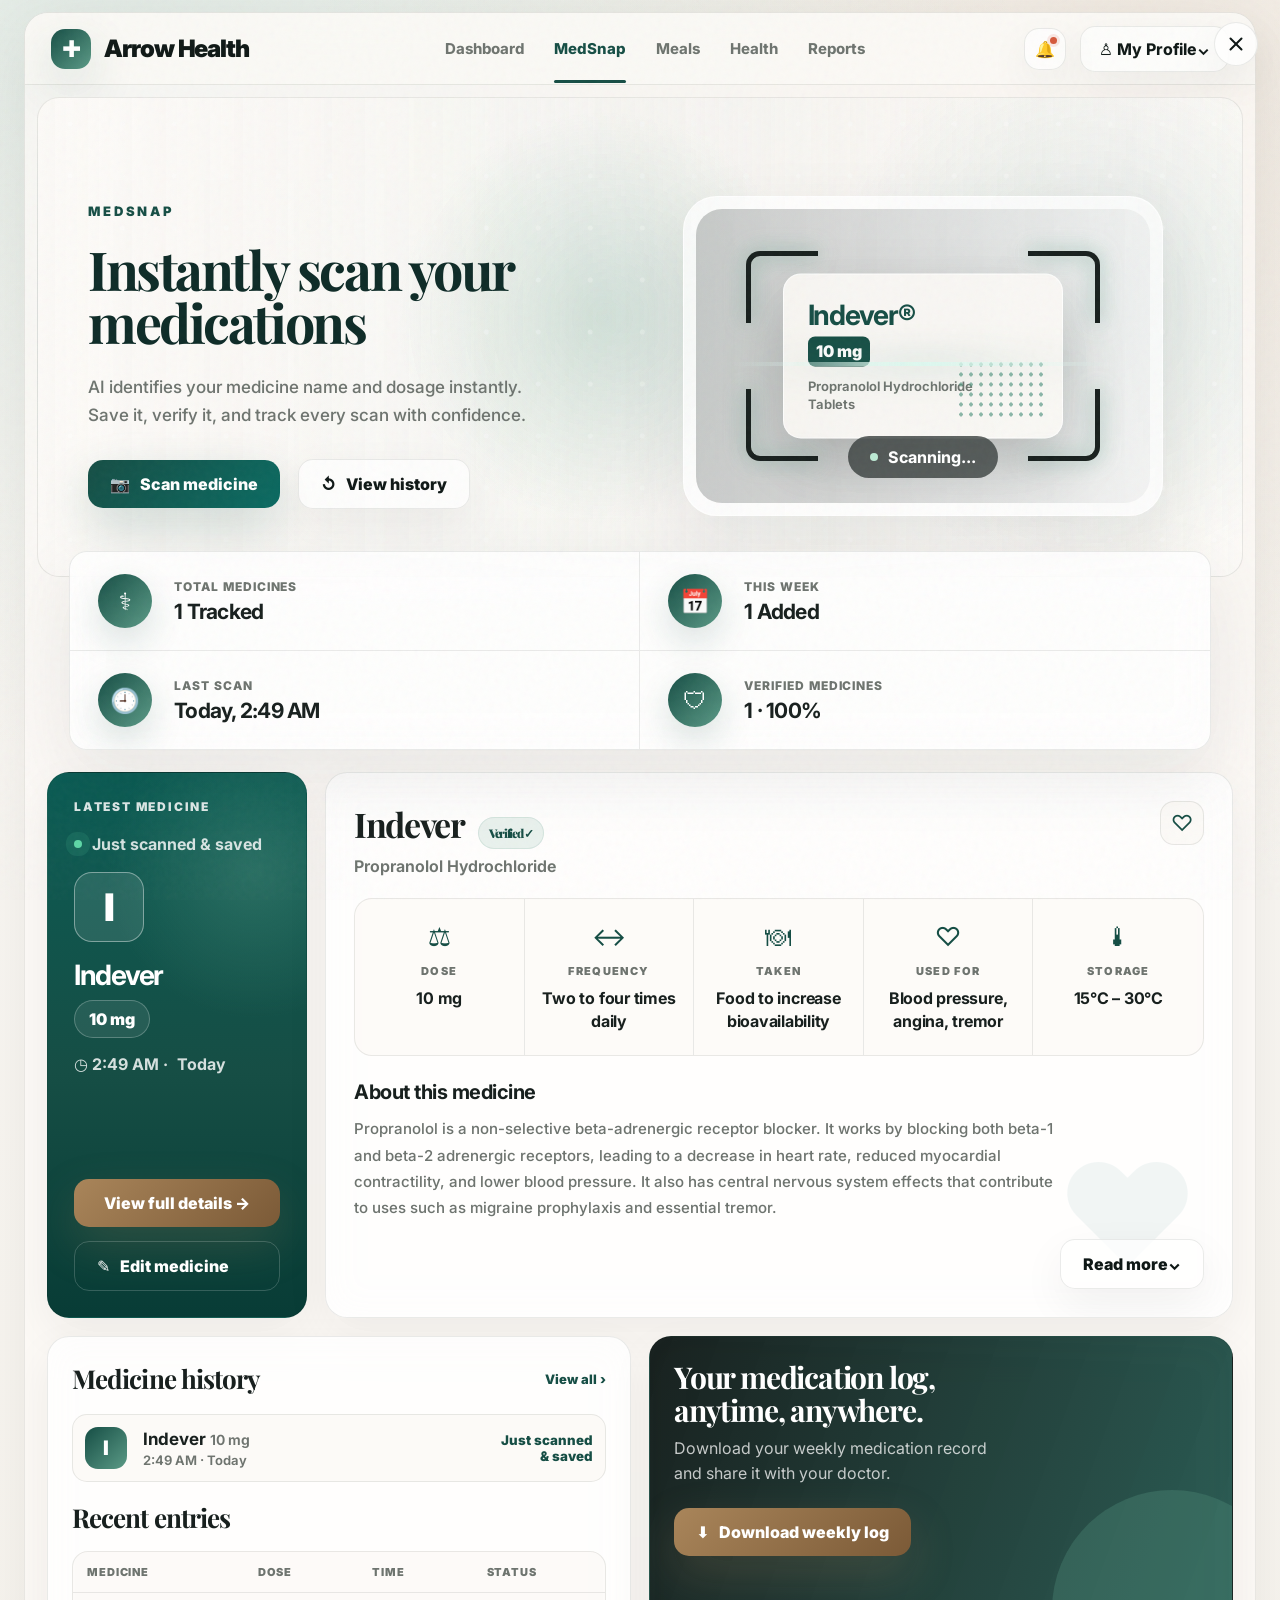
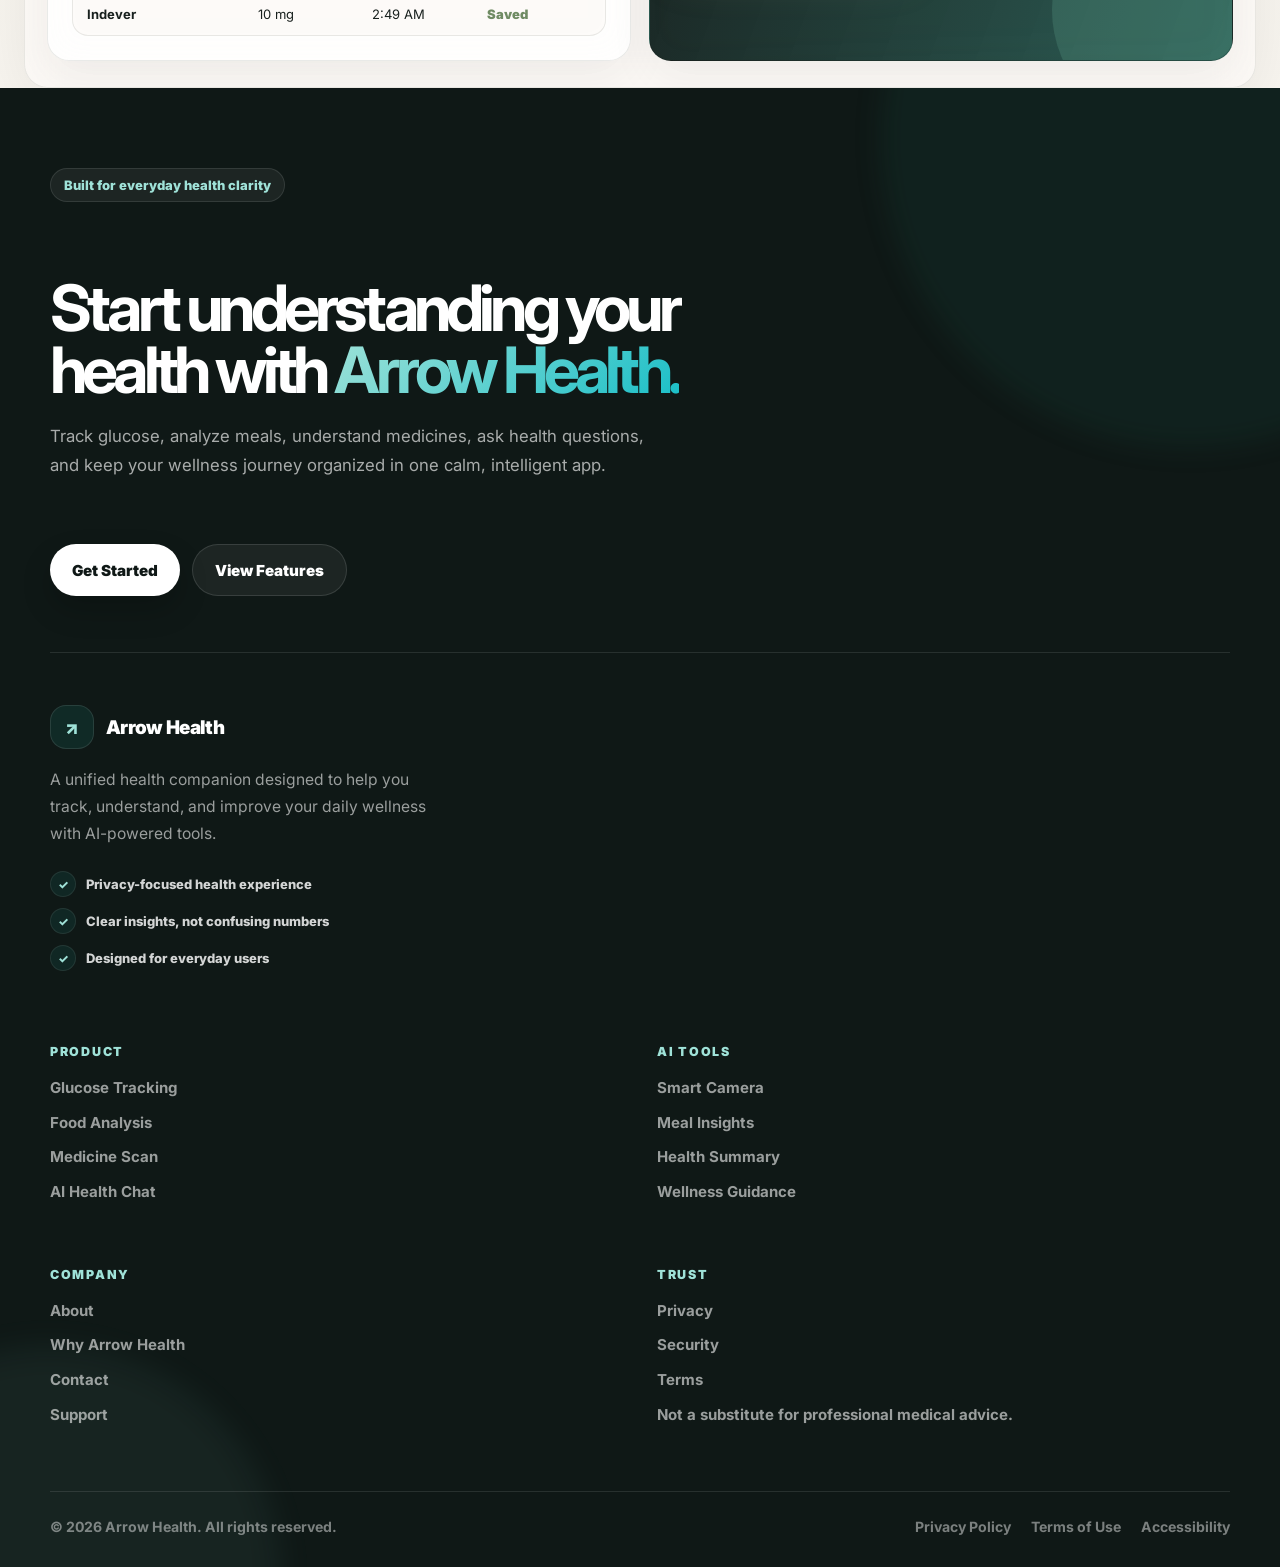
<file: medicine.html>
<!DOCTYPE html>
<html lang="en">
<head>
  <meta charset="UTF-8" />
  <meta name="viewport" content="width=device-width, initial-scale=1.0" />
  <title>ArrowHealth — MedSnap Premium Dashboard</title>
  <link rel="preconnect" href="https://fonts.googleapis.com">
  <link rel="preconnect" href="https://fonts.gstatic.com" crossorigin>
  <link href="https://fonts.googleapis.com/css2?family=Inter:wght@400;500;600;700;800;900&family=Playfair+Display:wght@600;700&display=swap" rel="stylesheet">
  <style>
    :root {
      --bg-main: #F8F5EF;
      --bg-soft: #FCFAF7;
      --surface: #FFFFFF;
      --text-main: #18201E;
      --text-muted: #6E746F;
      --border-soft: rgba(24, 32, 30, 0.09);
      --brand-primary: #164E45;
      --brand-secondary: #A9855A;
      --brand-dark: #0F1816;
      --brand-glow: rgba(22, 78, 69, 0.16);
      --hero-active-color: #639898;
      --heart: #B75D69;
      --sleep: #4D5B8C;
      --activity: #B87942;
      --nutrition: #6F8B63;
      --hydration: #6697A7;
      --medicine: #5B9A86;
      --mood: #9A7BA8;
      --reports: #6D7680;
      --score: #B59B4A;
      --radius-lg: 32px;
      --radius-md: 22px;
      --radius-sm: 14px;
      --shadow-soft: 0 24px 70px rgba(15, 24, 22, 0.08);
      --shadow-card: 0 16px 45px rgba(15, 24, 22, 0.06);
    }

    * { box-sizing: border-box; }
    html { scroll-behavior: smooth; }

    body {
      margin: 0;
      font-family: Inter, system-ui, -apple-system, BlinkMacSystemFont, "Segoe UI", sans-serif;
      color: var(--text-main);
      background:
        radial-gradient(circle at 9% -5%, rgba(91, 154, 134, 0.18), transparent 26%),
        radial-gradient(circle at 89% 2%, rgba(169, 133, 90, 0.14), transparent 25%),
        linear-gradient(180deg, var(--bg-soft) 0%, var(--bg-main) 56%, #F1ECE4 100%);
      overflow-x: hidden;
    }

    a { color: inherit; text-decoration: none; }

    .noise {
      position: fixed;
      inset: 0;
      z-index: 50;
      pointer-events: none;
      opacity: .035;
      background-image: url("data:image/svg+xml,%3Csvg viewBox='0 0 200 200' xmlns='http://www.w3.org/2000/svg'%3E%3Cfilter id='n'%3E%3CfeTurbulence type='fractalNoise' baseFrequency='.78' numOctaves='3' stitchTiles='stitch'/%3E%3C/filter%3E%3Crect width='100%25' height='100%25' filter='url(%23n)'/%3E%3C/svg%3E");
    }

    /* ─── Close Button ─── */
    .close-btn {
      position: fixed;
      top: 22px;
      right: 22px;
      width: 44px;
      height: 44px;
      border-radius: 50%;
      background: rgba(255,255,255,0.72);
      border: 1px solid var(--border-soft);
      display: flex;
      align-items: center;
      justify-content: center;
      color: var(--brand-dark);
      z-index: 200;
      transition: all 0.3s cubic-bezier(0.4, 0, 0.2, 1);
      cursor: pointer;
      backdrop-filter: blur(12px);
      box-shadow: var(--shadow-card);
    }
    .close-btn:hover {
      background: var(--brand-primary);
      color: #fff;
      transform: rotate(90deg) scale(1.1);
      border-color: transparent;
      box-shadow: 0 12px 32px var(--brand-glow);
    }

    .container {
      width: min(1440px, calc(100% - 48px));
      margin: 0 auto;
    }

    .app-shell {
      min-height: 100vh;
      padding: 12px 0 0;
    }

    .main-frame {
      border: 1px solid var(--border-soft);
      background: rgba(252, 250, 247, 0.72);
      border-radius: 24px;
      box-shadow: 0 18px 70px rgba(15, 24, 22, 0.08);
      overflow: hidden;
      backdrop-filter: blur(18px);
    }

    /* ─── Navbar ─── */
    .navbar {
      height: 72px;
      display: grid;
      grid-template-columns: 260px 1fr 260px;
      align-items: center;
      gap: 20px;
      padding: 0 26px;
      border-bottom: 1px solid var(--border-soft);
      background: rgba(252, 250, 247, .8);
    }

    .brand {
      display: flex;
      align-items: center;
      gap: 13px;
      font-size: 24px;
      font-weight: 900;
      letter-spacing: -.045em;
      color: var(--brand-dark);
    }

    .brand-mark {
      width: 40px;
      height: 40px;
      border-radius: 14px;
      display: grid;
      place-items: center;
      color: #fff;
      background: linear-gradient(135deg, var(--brand-primary), var(--medicine));
      box-shadow: 0 18px 48px var(--brand-glow);
      font-size: 23px;
      font-weight: 900;
    }

    .nav-links {
      display: flex;
      justify-content: center;
      align-items: center;
      gap: 52px;
      color: var(--text-muted);
      font-weight: 750;
      font-size: 15px;
    }
    .nav-links a { position: relative; transition: color .24s ease; }
    .nav-links a:hover, .nav-links .active { color: var(--brand-primary); }
    .nav-links .active::after {
      content: "";
      position: absolute;
      left: 0; right: 0;
      bottom: -25px;
      height: 3px;
      border-radius: 999px;
      background: var(--brand-primary);
    }

    .nav-actions { display: flex; align-items: center; justify-content: flex-end; gap: 14px; }

    .icon-btn {
      width: 42px; height: 42px;
      border-radius: 15px;
      display: grid; place-items: center;
      border: 1px solid var(--border-soft);
      background: rgba(255,255,255,.6);
      box-shadow: var(--shadow-card);
      color: var(--brand-dark);
      position: relative;
    }
    .icon-btn.has-dot::after {
      content: "";
      position: absolute;
      top: 8px; right: 8px;
      width: 7px; height: 7px;
      border-radius: 50%;
      background: #D55A3D;
      box-shadow: 0 0 0 3px rgba(213,90,61,.13);
    }

    .profile-pill {
      display: flex;
      align-items: center;
      gap: 12px;
      height: 46px;
      padding: 0 18px;
      border-radius: 15px;
      border: 1px solid var(--border-soft);
      background: rgba(255,255,255,.62);
      box-shadow: var(--shadow-card);
      font-weight: 750;
      color: var(--brand-dark);
    }

    /* ─── Hero ─── */
    .hero {
      position: relative;
      margin: 12px;
      min-height: 478px;
      border-radius: 22px;
      border: 1px solid var(--border-soft);
      overflow: hidden;
      background:
        radial-gradient(circle at 47% 46%, rgba(91,154,134,.24), transparent 30%),
        radial-gradient(circle at 88% 44%, rgba(99,152,152,.18), transparent 25%),
        linear-gradient(90deg, rgba(252,250,247,.98) 0%, rgba(252,250,247,.83) 35%, rgba(252,250,247,.55) 63%, rgba(252,250,247,.86) 100%);
    }
    .hero::after {
      content: "";
      position: absolute;
      inset: 0;
      opacity: .33;
      background-image:
        linear-gradient(90deg, transparent 0%, rgba(22,78,69,.08) 50%, transparent 100%),
        radial-gradient(circle at 62% 50%, rgba(255,255,255,.9) 0 2px, transparent 3px);
      background-size: 100% 100%, 52px 52px;
      pointer-events: none;
    }

    .hero-grid {
      position: relative;
      z-index: 2;
      display: grid;
      grid-template-columns: .8fr 1.02fr .78fr;
      gap: 26px;
      align-items: center;
      padding: 48px 50px 10px;
      min-height: 478px;
    }

    .eyebrow {
      color: var(--brand-primary);
      font-size: 13px;
      letter-spacing: .22em;
      text-transform: uppercase;
      font-weight: 900;
      margin-bottom: 24px;
    }

    h1 {
      margin: 0;
      font-family: "Playfair Display", Georgia, serif;
      font-size: clamp(46px, 4.2vw, 68px);
      line-height: .98;
      letter-spacing: -.045em;
      color: #0E2B27;
      max-width: 470px;
    }

    .hero-copy {
      margin: 24px 0 30px;
      color: var(--text-muted);
      font-size: 17px;
      line-height: 1.65;
      max-width: 440px;
      font-weight: 520;
    }

    .btn {
      display: inline-flex;
      align-items: center;
      justify-content: center;
      gap: 10px;
      padding: 14px 22px;
      min-height: 48px;
      border-radius: 15px;
      border: 1px solid var(--border-soft);
      background: rgba(255,255,255,.72);
      color: var(--brand-dark);
      font-weight: 850;
      cursor: pointer;
      box-shadow: var(--shadow-card);
      transition: transform .25s ease, box-shadow .25s ease;
    }
    .btn:hover { transform: translateY(-2px); box-shadow: 0 20px 58px rgba(15,24,22,.11); }
    .btn-primary { border: 0; color: #fff; background: linear-gradient(135deg, var(--brand-primary), #0B6B62); box-shadow: 0 18px 48px rgba(22,78,69,.2); }
    .btn-gold { border: 0; color: #fff; background: linear-gradient(135deg, var(--brand-secondary), #7B5A37); box-shadow: 0 18px 46px rgba(169,133,90,.22); }

    .hero-actions { display: flex; align-items: center; gap: 18px; flex-wrap: wrap; }

    /* ─── Scanner card ─── */
    .scanner-card {
      position: relative;
      width: 100%;
      max-width: 480px;
      height: 320px;
      margin: auto;
      padding: 12px;
      border-radius: 34px;
      background: rgba(255,255,255,.72);
      border: 1px solid rgba(255,255,255,.82);
      box-shadow: var(--shadow-soft);
      overflow: hidden;
      animation: scannerFloat 7s ease-in-out infinite;
    }
    .scanner-image {
      height: 100%;
      border-radius: 26px;
      position: relative;
      overflow: hidden;
      background:
        linear-gradient(90deg, rgba(15,24,22,.22), rgba(15,24,22,.04)),
        url("https://images.unsplash.com/photo-1584308666744-24d5c474f2ae?auto=format&fit=crop&w=1400&q=88") center / cover;
    }
    .scan-pack {
      position: absolute;
      left: 50%; top: 50%;
      transform: translate(-50%,-50%);
      width: 280px;
      min-height: 132px;
      padding: 24px;
      border-radius: 18px;
      background: rgba(252,250,247,.9);
      box-shadow: 0 25px 60px rgba(15,24,22,.22);
      border: 1px solid rgba(255,255,255,.7);
      color: var(--brand-dark);
    }
    .scan-pack h3 { margin: 0 0 4px; color: var(--brand-primary); font-size: 28px; letter-spacing: -.04em; }
    .scan-pack .dose { display: inline-flex; padding: 5px 8px; border-radius: 7px; color: #fff; background: var(--brand-primary); font-weight: 900; margin-bottom: 12px; }
    .scan-pack p { margin: 0; color: var(--text-muted); font-size: 13px; line-height: 1.35; font-weight: 650; }
    .dot-pattern { position: absolute; right: 18px; bottom: 18px; width: 88px; height: 60px; opacity: .7; background-image: radial-gradient(circle, var(--medicine) 2px, transparent 2px); background-size: 10px 10px; }
    .scan-line {
      position: absolute;
      left: 8%; right: 8%; top: 52%;
      height: 4px;
      border-radius: 999px;
      background: linear-gradient(90deg, transparent, #DDF8EF, transparent);
      filter: drop-shadow(0 0 16px rgba(91,154,134,.9));
      animation: scanLine 3.2s ease-in-out infinite;
      z-index: 5;
    }
    .corner { position: absolute; width: 72px; height: 72px; border-color: #DDF8EF; filter: drop-shadow(0 0 10px rgba(91,154,134,.75)); z-index: 6; }
    .corner.tl { left: 50px; top: 42px; border-left: 5px solid; border-top: 5px solid; border-radius: 14px 0 0 0; }
    .corner.tr { right: 50px; top: 42px; border-right: 5px solid; border-top: 5px solid; border-radius: 0 14px 0 0; }
    .corner.bl { left: 50px; bottom: 42px; border-left: 5px solid; border-bottom: 5px solid; border-radius: 0 0 0 14px; }
    .corner.br { right: 50px; bottom: 42px; border-right: 5px solid; border-bottom: 5px solid; border-radius: 0 0 14px 0; }
    .scan-status { position: absolute; left: 50%; bottom: 25px; transform: translateX(-50%); padding: 11px 22px; border-radius: 999px; color: #fff; background: rgba(15,24,22,.62); backdrop-filter: blur(16px); font-weight: 750; display: flex; gap: 10px; align-items: center; }
    .status-dot { width: 8px; height: 8px; border-radius: 50%; background: #BDEAD4; animation: pulse 2s infinite; }

    /* ─── Bottle ─── */
    .bottle-area { position: relative; min-height: 370px; }
    .medicine-bottle {
      width: 210px; height: 285px;
      position: absolute; right: 60px; top: 10px;
      border-radius: 38px 38px 28px 28px;
      background: linear-gradient(180deg, #FFFFFF 0%, #F7F2EA 100%);
      border: 1px solid rgba(255,255,255,.9);
      box-shadow: 0 28px 70px rgba(15,24,22,.13);
      transform: rotate(9deg);
      animation: bottleFloat 6.6s ease-in-out infinite;
      overflow: visible;
    }
    .medicine-bottle::before {
      content: "";
      position: absolute; top: -26px; left: 50px; right: 50px; height: 42px;
      border-radius: 12px 12px 7px 7px;
      background: linear-gradient(180deg, #1E6E63, var(--brand-primary));
      box-shadow: inset 0 -8px 0 rgba(255,255,255,.08);
    }
    .bottle-label { position: absolute; left: 24px; right: 24px; top: 88px; min-height: 126px; padding: 20px 18px; border-radius: 16px; background: rgba(255,255,255,.88); border: 1px solid rgba(24,32,30,.06); box-shadow: var(--shadow-card); }
    .bottle-label h3 { margin: 0 0 4px; color: var(--brand-primary); font-size: 25px; letter-spacing: -.04em; }
    .bottle-label p { margin: 0 0 8px; color: var(--text-muted); line-height: 1.25; font-size: 13px; font-weight: 650; }
    .bottle-label strong { font-size: 20px; }
    .orbit { position: absolute; right: 0; top: 102px; width: 360px; height: 150px; border: 1px solid rgba(91,154,134,.28); border-radius: 50%; transform: rotate(-14deg); filter: drop-shadow(0 0 18px rgba(91,154,134,.16)); animation: orbitPulse 4s ease-in-out infinite; }
    .detected-card { position: absolute; left: 10px; bottom: 18px; width: 250px; padding: 22px; border-radius: 22px; background: rgba(255,255,255,.82); border: 1px solid rgba(255,255,255,.8); box-shadow: var(--shadow-soft); backdrop-filter: blur(20px); animation: floatCard 6s ease-in-out infinite reverse; }
    .detected-card small { display: flex; gap: 8px; color: var(--brand-primary); font-weight: 900; margin-bottom: 12px; }
    .detected-card h3 { margin: 0 0 5px; font-size: 26px; letter-spacing: -.045em; }
    .detected-card p { margin: 0 0 14px; color: var(--text-muted); font-weight: 650; }
    .pill { display: inline-flex; align-items: center; gap: 8px; padding: 8px 12px; border-radius: 999px; background: rgba(91,154,134,.14); color: var(--brand-primary); border: 1px solid rgba(91,154,134,.16); font-size: 13px; font-weight: 900; }

    /* ─── Stats band ─── */
    .stats-band {
      position: relative; z-index: 4;
      margin: -38px 44px 22px;
      display: grid; grid-template-columns: repeat(4,1fr);
      overflow: hidden; border-radius: 18px;
      background: rgba(255,255,255,.82);
      border: 1px solid var(--border-soft);
      box-shadow: var(--shadow-soft);
      backdrop-filter: blur(18px);
    }
    .stat-item { display: grid; grid-template-columns: 60px 1fr; gap: 16px; align-items: center; padding: 22px 28px; border-right: 1px solid var(--border-soft); }
    .stat-item:last-child { border-right: 0; }
    .stat-icon { width: 54px; height: 54px; border-radius: 50%; display: grid; place-items: center; color: #fff; background: linear-gradient(135deg, var(--brand-primary), var(--medicine)); box-shadow: 0 14px 34px var(--brand-glow); font-size: 24px; }
    .stat-item span { color: var(--text-muted); font-weight: 850; letter-spacing: .08em; text-transform: uppercase; font-size: 12px; display: block; margin-bottom: 5px; }
    .stat-item strong { font-size: 21px; letter-spacing: -.035em; }

    /* ─── Content Grid ─── */
    .content-grid { display: grid; grid-template-columns: 280px 1fr 420px; gap: 18px; padding: 0 22px 26px; }
    .panel { border-radius: 22px; background: rgba(255,255,255,.75); border: 1px solid var(--border-soft); box-shadow: var(--shadow-card); overflow: hidden; backdrop-filter: blur(18px); }

    .latest-panel {
      color: #fff;
      background:
        radial-gradient(circle at 80% 18%, rgba(91,154,134,.35), transparent 30%),
        linear-gradient(180deg, #0B5C54 0%, var(--brand-primary) 55%, #083C36 100%);
      padding: 26px;
      min-height: 430px;
      display: flex; flex-direction: column; justify-content: space-between;
    }
    .panel-label { font-size: 12px; letter-spacing: .15em; text-transform: uppercase; font-weight: 900; opacity: .86; margin-bottom: 20px; }
    .saved-line { display: flex; align-items: center; gap: 10px; color: rgba(255,255,255,.82); font-weight: 700; margin-bottom: 18px; }
    .saved-line::before { content: ""; width: 8px; height: 8px; border-radius: 50%; background: #5ED7A6; box-shadow: 0 0 0 8px rgba(94,215,166,.12); }
    .medicine-avatar { width: 70px; height: 70px; display: grid; place-items: center; border-radius: 18px; border: 1px solid rgba(255,255,255,.4); background: rgba(255,255,255,.1); font-size: 38px; font-weight: 900; margin-bottom: 16px; }
    .latest-panel h2 { margin: 0 0 8px; font-size: 28px; letter-spacing: -.045em; }
    .dose-pill { display: inline-flex; padding: 8px 14px; border-radius: 999px; border: 1px solid rgba(255,255,255,.24); background: rgba(255,255,255,.08); font-weight: 900; margin-bottom: 16px; }
    .time-row { display: flex; gap: 9px; color: rgba(255,255,255,.82); font-weight: 700; }
    .latest-actions { display: grid; gap: 14px; margin-top: 30px; }

    .main-detail { padding: 28px; min-height: 430px; position: relative; }
    .main-detail::after { content: "♥"; position: absolute; right: 34px; bottom: 18px; font-size: 140px; color: rgba(91,154,134,.08); font-weight: 900; pointer-events: none; }
    .detail-head { display: flex; justify-content: space-between; align-items: flex-start; gap: 20px; margin-bottom: 22px; }
    .detail-head h2 { margin: 0 0 7px; font-family: "Playfair Display", Georgia, serif; font-size: 34px; letter-spacing: -.04em; }
    .detail-head p { margin: 0; color: var(--text-muted); font-weight: 650; }
    .verified-badge { display: inline-flex; gap: 8px; align-items: center; padding: 7px 10px; border-radius: 999px; color: var(--brand-primary); background: rgba(91,154,134,.13); border: 1px solid rgba(91,154,134,.15); font-size: 12px; font-weight: 900; margin-left: 8px; }
    .bookmark { width: 44px; height: 44px; border-radius: 14px; display: grid; place-items: center; background: var(--bg-soft); border: 1px solid var(--border-soft); font-size: 22px; color: var(--brand-primary); }

    .detail-metrics { display: grid; grid-template-columns: repeat(5,1fr); border: 1px solid var(--border-soft); border-radius: 18px; overflow: hidden; background: rgba(252,250,247,.72); margin-bottom: 24px; }
    .metric-cell { min-height: 156px; padding: 22px 16px; text-align: center; border-right: 1px solid var(--border-soft); display: flex; flex-direction: column; align-items: center; justify-content: flex-start; }
    .metric-cell:last-child { border-right: 0; }
    .metric-cell .micon { color: var(--brand-primary); font-size: 26px; margin-bottom: 12px; }
    .metric-cell span { display: block; font-size: 11px; letter-spacing: .12em; text-transform: uppercase; color: var(--text-muted); font-weight: 900; margin-bottom: 9px; }
    .metric-cell strong { font-size: 16px; line-height: 1.45; letter-spacing: -.015em; }
    .about-title { margin: 0 0 12px; font-size: 20px; letter-spacing: -.025em; }
    .about-text { max-width: 700px; margin: 0; color: var(--text-muted); line-height: 1.75; font-weight: 520; font-size: 15px; }
    .read-more { margin-top: 18px; display: flex; justify-content: flex-end; position: relative; z-index: 2; }

    .side-column { display: grid; gap: 18px; }
    .history-card, .download-card { padding: 24px; }
    .history-head { display: flex; justify-content: space-between; align-items: center; margin-bottom: 18px; }
    .history-head h3, .recent-title { margin: 0; font-family: "Playfair Display", Georgia, serif; font-size: 26px; letter-spacing: -.035em; }
    .view-link { color: var(--brand-primary); font-weight: 850; font-size: 13px; }
    .history-row { display: grid; grid-template-columns: 44px 1fr auto; align-items: center; gap: 14px; padding: 12px; border-radius: 15px; border: 1px solid var(--border-soft); background: var(--bg-soft); margin-bottom: 18px; }
    .history-icon { width: 42px; height: 42px; border-radius: 13px; display: grid; place-items: center; color: #fff; background: linear-gradient(135deg, var(--brand-primary), var(--medicine)); font-weight: 900; font-size: 20px; }
    .history-row h4 { margin: 0 0 3px; font-size: 17px; }
    .history-row p { margin: 0; color: var(--text-muted); font-size: 13px; font-weight: 650; }
    .history-row small { color: var(--brand-primary); font-weight: 850; text-align: right; }
    .recent-table { margin-top: 16px; border: 1px solid var(--border-soft); border-radius: 16px; overflow: hidden; background: rgba(252,250,247,.68); }
    .table-row { display: grid; grid-template-columns: 1fr .65fr .65fr .65fr; gap: 10px; align-items: center; padding: 13px 14px; border-bottom: 1px solid var(--border-soft); font-size: 13px; }
    .table-row:last-child { border-bottom: 0; }
    .table-head { color: var(--text-muted); text-transform: uppercase; letter-spacing: .08em; font-size: 11px; font-weight: 900; }
    .saved { color: var(--nutrition); font-weight: 900; }

    .download-card {
      min-height: 186px;
      color: #fff;
      background:
        linear-gradient(110deg, rgba(15,24,22,.96), rgba(22,78,69,.9)),
        url("https://images.unsplash.com/photo-1505751172876-fa1923c5c528?auto=format&fit=crop&w=900&q=86") center / cover;
      position: relative; overflow: hidden;
    }
    .download-card::after { content: ""; position: absolute; right: -60px; bottom: -70px; width: 240px; height: 240px; border-radius: 50%; background: rgba(91,154,134,.28); }
    .download-card h3 { position: relative; z-index: 2; margin: 0 0 10px; font-family: "Playfair Display", Georgia, serif; font-size: 30px; max-width: 320px; line-height: 1.08; letter-spacing: -.04em; }
    .download-card p { position: relative; z-index: 2; margin: 0 0 22px; color: rgba(255,255,255,.75); line-height: 1.55; max-width: 330px; }
    .download-card .btn { position: relative; z-index: 2; }

    /* ─── Footer ─── */
    .arrow-footer {
      background: var(--brand-dark);
      color: white;
      padding: 80px 24px 32px;
      position: relative;
      overflow: hidden;
      margin-top: 0;
    }
    .arrow-footer::before { content: ""; position: absolute; width: 620px; height: 620px; right: -220px; top: -260px; border-radius: 50%; background: rgba(22,78,69,.18); filter: blur(12px); pointer-events: none; }
    .arrow-footer::after { content: ""; position: absolute; width: 460px; height: 460px; left: -180px; bottom: -240px; border-radius: 50%; background: rgba(159,226,216,.06); filter: blur(16px); pointer-events: none; }
    .footer-container { width: min(1180px, 100%); margin: 0 auto; position: relative; z-index: 2; }
    .footer-top { display: grid; grid-template-columns: 1.1fr 0.9fr; gap: 48px; align-items: end; padding-bottom: 56px; border-bottom: 1px solid rgba(255,255,255,.10); }
    .footer-eyebrow { display: inline-flex; align-items: center; gap: 8px; padding: 8px 13px; border-radius: 999px; background: rgba(255,255,255,.06); border: 1px solid rgba(255,255,255,.10); color: #9FE2D8; font-size: 13px; font-weight: 850; margin-bottom: 22px; }
    .footer-title { font-size: clamp(2.4rem, 5vw, 5.2rem); line-height: 0.96; letter-spacing: -0.075em; max-width: 780px; margin-bottom: 22px; font-weight: 700; }
    .footer-title span { background: linear-gradient(135deg, #9FE2D8, #18BEC7); -webkit-background-clip: text; -webkit-text-fill-color: transparent; background-clip: text; }
    .footer-description { color: rgba(255,255,255,.64); font-size: 1.05rem; line-height: 1.7; max-width: 620px; }
    .footer-cta-area { display: flex; justify-content: flex-end; gap: 12px; flex-wrap: wrap; }
    .footer-btn { display: inline-flex; align-items: center; justify-content: center; min-height: 52px; padding: 0 22px; border-radius: 999px; text-decoration: none; font-weight: 900; font-size: 0.95rem; transition: transform .25s ease, box-shadow .25s ease; white-space: nowrap; }
    .footer-btn.primary { background: white; color: var(--brand-dark); box-shadow: 0 14px 30px rgba(0,0,0,.2); }
    .footer-btn.primary:hover { transform: translateY(-2px); box-shadow: 0 18px 40px rgba(0,0,0,.3); }
    .footer-btn.secondary { color: white; background: rgba(255,255,255,.06); border: 1px solid rgba(255,255,255,.12); }
    .footer-btn.secondary:hover { transform: translateY(-2px); background: rgba(255,255,255,.10); }
    .footer-main { display: grid; grid-template-columns: 1.2fr 1.8fr; gap: 56px; padding: 52px 0; border-bottom: 1px solid rgba(255,255,255,.10); }
    .footer-brand { max-width: 390px; }
    .footer-logo { display: flex; align-items: center; gap: 12px; font-size: 1.18rem; font-weight: 950; letter-spacing: -0.035em; margin-bottom: 18px; }
    .footer-logo-mark { width: 44px; height: 44px; border-radius: 16px; display: grid; place-items: center; background: rgba(22,78,69,.35); border: 1px solid rgba(255,255,255,.10); color: #9FE2D8; font-weight: 950; font-size: 18px; }
    .footer-brand p { color: rgba(255,255,255,.58); font-size: 0.98rem; line-height: 1.7; margin-bottom: 24px; }
    .footer-trust-list { display: grid; gap: 11px; }
    .footer-trust-item { display: flex; align-items: center; gap: 10px; color: rgba(255,255,255,.82); font-size: 13px; font-weight: 800; }
    .footer-trust-dot { width: 26px; height: 26px; border-radius: 50%; display: grid; place-items: center; background: rgba(22,78,69,.30); color: #9FE2D8; border: 1px solid rgba(255,255,255,.08); font-size: 12px; flex: 0 0 auto; }
    .footer-links-grid { display: grid; grid-template-columns: repeat(4,1fr); gap: 34px; }
    .footer-col h4 { font-size: 0.78rem; text-transform: uppercase; letter-spacing: 0.14em; color: #9FE2D8; margin-bottom: 18px; font-weight: 900; }
    .footer-col a, .footer-col span { display: block; color: rgba(255,255,255,.58); text-decoration: none; font-size: 0.94rem; font-weight: 700; margin-bottom: 13px; line-height: 1.45; transition: color .2s ease, transform .2s ease; }
    .footer-col a:hover { color: white; transform: translateX(2px); }
    .footer-bottom-bar { display: flex; justify-content: space-between; align-items: center; gap: 20px; padding-top: 26px; color: rgba(255,255,255,.45); font-size: 0.88rem; font-weight: 700; }
    .footer-bottom-links { display: flex; gap: 20px; flex-wrap: wrap; }
    .footer-bottom-links a { color: rgba(255,255,255,.45); text-decoration: none; transition: color .2s ease; }
    .footer-bottom-links a:hover { color: white; }

    /* ─── Animations ─── */
    @keyframes scannerFloat { 0%,100% { transform: translateY(0); } 50% { transform: translateY(-12px); } }
    @keyframes scanLine { 0%,100% { top: 24%; opacity: .35; } 20%,80% { opacity: 1; } 50% { top: 74%; } }
    @keyframes pulse { 0% { box-shadow: 0 0 0 0 rgba(91,154,134,.65); } 70% { box-shadow: 0 0 0 10px rgba(91,154,134,0); } 100% { box-shadow: 0 0 0 0 rgba(91,154,134,0); } }
    @keyframes bottleFloat { 0%,100% { transform: rotate(9deg) translateY(0); } 50% { transform: rotate(6deg) translateY(-16px); } }
    @keyframes orbitPulse { 0%,100% { opacity: .55; transform: rotate(-14deg) scale(.98); } 50% { opacity: .9; transform: rotate(-14deg) scale(1.05); } }
    @keyframes floatCard { 0%,100% { transform: translateY(0); } 50% { transform: translateY(-12px); } }
    .reveal { opacity: 0; transform: translateY(24px); animation: reveal .9s ease forwards; }
    .delay-1 { animation-delay: .12s; }
    .delay-2 { animation-delay: .24s; }
    .delay-3 { animation-delay: .36s; }
    @keyframes reveal { to { opacity: 1; transform: translateY(0); } }

    /* ─── Responsive ─── */
    @media (max-width: 1280px) {
      .navbar { grid-template-columns: 240px 1fr 210px; }
      .nav-links { gap: 30px; }
      .hero-grid { grid-template-columns: 1fr 1fr; }
      .bottle-area { display: none; }
      .stats-band { grid-template-columns: repeat(2,1fr); }
      .stat-item:nth-child(2) { border-right: 0; }
      .stat-item:nth-child(1), .stat-item:nth-child(2) { border-bottom: 1px solid var(--border-soft); }
      .content-grid { grid-template-columns: 260px 1fr; }
      .side-column { grid-column: 1 / -1; grid-template-columns: 1fr 1fr; }
      .footer-top, .footer-main { grid-template-columns: 1fr; }
      .footer-cta-area { justify-content: flex-start; }
      .footer-links-grid { grid-template-columns: repeat(2,1fr); }
    }
    @media (max-width: 980px) {
      .navbar { grid-template-columns: 1fr auto; }
      .nav-links { display: none; }
      .hero-grid { grid-template-columns: 1fr; padding: 42px 30px; }
      .scanner-card { max-width: 100%; }
      .stats-band { margin-left: 22px; margin-right: 22px; }
      .content-grid { grid-template-columns: 1fr; }
      .latest-panel { min-height: auto; }
      .detail-metrics { grid-template-columns: repeat(2,1fr); }
      .metric-cell { border-bottom: 1px solid var(--border-soft); }
      .side-column { grid-template-columns: 1fr; }
    }
    @media (max-width: 768px) {

      /* ── Fix: close-btn overlaps notification bell ──
         Hide the bell icon; close-btn already handles nav. */
      .icon-btn { display: none !important; }
      .close-btn {
        top: 14px !important;
        right: 14px !important;
        width: 40px !important;
        height: 40px !important;
      }

      /* ── Navbar ── */
      .navbar { padding: 12px 16px; height: 66px; }

      /* ── Hero ── */
      .hero { margin: 0; border-radius: 0; }
      .hero-grid { grid-template-columns: 1fr !important; padding: 36px 20px 28px !important; gap: 24px !important; }
      .hero-text h1 { font-size: clamp(30px, 8vw, 44px) !important; }
      .hero-text .hero-copy { font-size: 14px !important; line-height: 1.6 !important; }
      .hero-actions { flex-direction: column !important; align-items: stretch !important; gap: 10px !important; }
      .hero-actions .btn { width: 100% !important; justify-content: center !important; text-align: center !important; }
      .scanner-card { display: none !important; }

      /* ── Stats band ── */
      .stats-band {
        grid-template-columns: repeat(2, 1fr) !important;
        margin: 16px 16px 0 !important;
        border-radius: 18px !important;
      }
      .stat-item { border-right: 0 !important; border-bottom: 1px solid var(--border-soft) !important; padding: 16px !important; }
      .stat-item:nth-child(odd) { border-right: 1px solid var(--border-soft) !important; }
      .stat-item:last-child, .stat-item:nth-last-child(2):nth-child(odd) { border-bottom: 0 !important; }
      .stat-item strong { font-size: 18px !important; }

      /* ── Content grid ── */
      .content-grid {
        grid-template-columns: 1fr !important;
        padding: 16px !important;
        gap: 14px !important;
      }

      /* ── Latest medicine panel — 2-col layout to fill card width ── */
      .latest-panel { padding: 22px 20px !important; min-height: auto !important; }

      /* Top row: avatar left, name/dose/time right */
      .latest-panel > div:first-child {
        display: grid !important;
        grid-template-columns: 64px 1fr !important;
        grid-template-rows: auto auto auto auto !important;
        column-gap: 16px !important;
        align-items: start !important;
      }
      .panel-label {
        grid-column: 1 / -1 !important;
        margin-bottom: 10px !important;
      }
      .saved-line {
        grid-column: 1 / -1 !important;
        margin-bottom: 14px !important;
        font-size: 13px !important;
      }
      .medicine-avatar {
        grid-column: 1 !important;
        grid-row: 3 !important;
        width: 64px !important; height: 64px !important;
        font-size: 30px !important; border-radius: 16px !important;
        margin-bottom: 0 !important;
        align-self: start !important;
      }
      /* Name, dose, time all in right column */
      .latest-panel h2 {
        grid-column: 2 !important;
        grid-row: 3 !important;
        font-size: 22px !important;
        margin: 0 0 6px !important;
        align-self: start !important;
      }
      .dose-pill {
        grid-column: 2 !important;
        grid-row: 4 !important;
        font-size: 12px !important;
        padding: 5px 11px !important;
        margin-bottom: 0 !important;
        align-self: center !important;
      }
      .time-row {
        grid-column: 1 / -1 !important;
        font-size: 12px !important;
        margin-top: 12px !important;
      }
      .latest-actions {
        gap: 10px !important;
        margin-top: 18px !important;
      }
      .latest-actions .btn { font-size: 14px !important; padding: 13px 18px !important; }

      /* ── Main detail panel ── */
      .main-detail { padding: 20px !important; min-height: auto !important; }
      .main-detail::after { display: none !important; }    /* hide decorative ♥ */
      .detail-title { font-size: 20px !important; }
      .about-text { font-size: 14px !important; line-height: 1.65 !important; }
      .detail-metrics { grid-template-columns: repeat(2, 1fr) !important; }
      .metric-cell { padding: 16px !important; border-right: 0 !important; border-bottom: 1px solid var(--border-soft) !important; }
      .metric-cell:nth-child(odd) { border-right: 1px solid var(--border-soft) !important; }
      .metric-value { font-size: 20px !important; }
      .metric-label { font-size: 11px !important; }

      /* ── Side column ── */
      .side-column { grid-template-columns: 1fr !important; gap: 14px !important; }
      .history-card, .download-card { padding: 18px !important; }
      .history-head h3, .recent-title { font-size: 20px !important; }

      /* ── Footer ── */
      .footer-links-grid { grid-template-columns: 1fr 1fr !important; }
      .footer-bottom-bar { flex-direction: column !important; align-items: flex-start !important; gap: 8px !important; }
    }

    @media (max-width: 640px) {
      .container { width: min(100% - 24px, 1440px); }
      .app-shell { padding-top: 0; }
      .main-frame { border-radius: 0; }
      .profile-pill { display: none; }
      .stats-band { grid-template-columns: 1fr !important; }
      .stat-item:nth-child(odd) { border-right: 0 !important; }
      .content-grid { padding-left: 12px; padding-right: 12px; }
      .detail-metrics { grid-template-columns: 1fr !important; }
      .metric-cell { border-right: 0 !important; }
      .footer-links-grid { grid-template-columns: 1fr; }
      .footer-bottom-bar { flex-direction: column; align-items: flex-start; }
    }
  
    .btn-primary:hover {
      background: linear-gradient(135deg, var(--hero-active-color), var(--brand-primary)) !important;
      color: #fff !important;
    }
    .nav-links a { transition: color 0.3s; }
    .nav-links a.active {
      color: var(--brand-primary) !important;
      font-weight: 800 !important;
    }

  </style>
  <link rel="stylesheet" href="scroll-reveal.css">
</head>
<body>
  <div class="noise"></div>

  <!-- Animated Close Button -->
  <a href="index.html" class="close-btn" aria-label="Back to home">
    <svg width="22" height="22" viewBox="0 0 24 24" fill="none" stroke="currentColor" stroke-width="2.2" stroke-linecap="round" stroke-linejoin="round">
      <line x1="18" y1="6" x2="6" y2="18"></line>
      <line x1="6" y1="6" x2="18" y2="18"></line>
    </svg>
  </a>

  <div class="app-shell container">
    <div class="main-frame">

      <!-- Navbar -->
      <header class="navbar">
        <a class="brand" href="index.html">
          <span class="brand-mark">✚</span>
          <span>Arrow Health</span>
        </a>
        <nav class="nav-links">
          <a href="index.html" data-i18n="med-nav-dashboard">Dashboard</a>
          <a class="active" href="#" data-i18n="med-nav-medsnap">MedSnap</a>
          <a href="meal_estimation.html" data-i18n="med-nav-meals">Meals</a>
          <a href="glucose.html" data-i18n="med-nav-health">Health</a>
          <a href="calculators.html" data-i18n="med-nav-reports">Reports</a>
        </nav>
        <div class="nav-actions">
          <div class="icon-btn has-dot">🔔</div>
          <div class="profile-pill">♙ My Profile⌄</div>
        </div>
      </header>

      <!-- Hero -->
      <section class="hero">
        <div class="hero-grid">
          <div class="hero-text reveal">
            <div class="eyebrow" data-i18n="med-hero-eyebrow">MedSnap</div>
            <h1 data-i18n="med-hero-h1">Instantly scan your medications</h1>
            <p class="hero-copy" data-i18n="med-hero-copy">
              AI identifies your medicine name and dosage instantly. Save it, verify it, and track every scan with confidence.
            </p>
            <div class="hero-actions">
              <a class="btn btn-primary" href="#">📷 <span data-i18n="med-hero-btn-1">Scan medicine</span></a>
              <a class="btn" href="#">↺ <span data-i18n="med-hero-btn-2">View history</span></a>
            </div>
          </div>

          <div class="scanner-card reveal delay-1">
            <div class="scanner-image">
              <div class="scan-line"></div>
              <div class="corner tl"></div>
              <div class="corner tr"></div>
              <div class="corner bl"></div>
              <div class="corner br"></div>
              <div class="scan-pack">
                <h3>Indever®</h3>
                <span class="dose">10 mg</span>
                <p>Propranolol Hydrochloride<br>Tablets</p>
                <div class="dot-pattern"></div>
              </div>
              <div class="scan-status"><span class="status-dot"></span>Scanning...</div>
            </div>
          </div>

          <div class="bottle-area reveal delay-2">
            <div class="orbit"></div>
            <div class="medicine-bottle">
              <div class="bottle-label">
                <h3>Indever®</h3>
                <p>Propranolol Hydrochloride</p>
                <strong>10 mg</strong>
              </div>
            </div>
            <div class="detected-card">
              <small>🛡 AI Detected</small>
              <h3>Indever</h3>
              <p>Propranolol Hydrochloride</p>
              <span class="pill">10 mg</span>
            </div>
          </div>
        </div>
      </section>

      <!-- Stats Band -->
      <div class="stats-band reveal delay-3">
        <div class="stat-item"><div class="stat-icon">⚕</div><div><span data-i18n="med-stat-1">Total medicines</span><strong data-i18n="med-stat-1-val">1 Tracked</strong></div></div>
        <div class="stat-item"><div class="stat-icon">📅</div><div><span data-i18n="med-stat-2">This week</span><strong data-i18n="med-stat-2-val">1 Added</strong></div></div>
        <div class="stat-item"><div class="stat-icon">🕘</div><div><span data-i18n="med-stat-3">Last scan</span><strong data-i18n="med-stat-3-val">Today, 2:49 AM</strong></div></div>
        <div class="stat-item"><div class="stat-icon">🛡</div><div><span data-i18n="med-stat-4">Verified medicines</span><strong>1 · 100%</strong></div></div>
      </div>

      <!-- Content Grid -->
      <main class="content-grid">
        <aside class="panel latest-panel reveal">
          <div>
            <div class="panel-label" data-i18n="med-panel-label">Latest medicine</div>
            <div class="saved-line" data-i18n="med-saved-line">Just scanned & saved</div>
            <div class="medicine-avatar">I</div>
            <h2>Indever</h2>
            <div class="dose-pill">10 mg</div>
            <div class="time-row">◷ 2:49 AM · <span data-i18n="med-today">Today</span></div>
          </div>
          <div class="latest-actions">
            <a href="#" class="btn btn-gold" data-i18n="med-view-details">View full details →</a>
            <a href="#" class="btn" style="background:transparent;color:#fff;border-color:rgba(255,255,255,.18);box-shadow:none;justify-content:flex-start;">✎ <span data-i18n="med-edit">Edit medicine</span></a>
          </div>
        </aside>

        <section class="panel main-detail reveal delay-1">
          <div class="detail-head">
            <div>
              <h2>Indever <span class="verified-badge" data-i18n="med-verified">Verified ✓</span></h2>
              <p>Propranolol Hydrochloride</p>
            </div>
            <div class="bookmark">♡</div>
          </div>
          <div class="detail-metrics">
            <div class="metric-cell"><div class="micon">⚖</div><span data-i18n="med-metric-1">Dose</span><strong>10 mg</strong></div>
            <div class="metric-cell"><div class="micon">↔</div><span data-i18n="med-metric-2">Frequency</span><strong data-i18n="med-metric-2-val">Two to four times daily</strong></div>
            <div class="metric-cell"><div class="micon">🍽</div><span data-i18n="med-metric-3">Taken</span><strong data-i18n="med-metric-3-val">Food to increase bioavailability</strong></div>
            <div class="metric-cell"><div class="micon">♡</div><span data-i18n="med-metric-4">Used for</span><strong data-i18n="med-metric-4-val">Blood pressure, angina, tremor</strong></div>
            <div class="metric-cell"><div class="micon">🌡</div><span data-i18n="med-metric-5">Storage</span><strong>15°C – 30°C</strong></div>
          </div>
          <h3 class="about-title" data-i18n="med-about-title">About this medicine</h3>
          <p class="about-text" data-i18n="med-about-text">Propranolol is a non-selective beta-adrenergic receptor blocker. It works by blocking both beta-1 and beta-2 adrenergic receptors, leading to a decrease in heart rate, reduced myocardial contractility, and lower blood pressure. It also has central nervous system effects that contribute to uses such as migraine prophylaxis and essential tremor.</p>
          <div class="read-more"><a class="btn" href="#" data-i18n="med-read-more">Read more⌄</a></div>
        </section>

        <aside class="side-column">
          <section class="panel history-card reveal delay-2">
            <div class="history-head">
              <h3 data-i18n="med-history-h">Medicine history</h3>
              <a class="view-link" href="#" data-i18n="med-view-all">View all ›</a>
            </div>
            <div class="history-row">
              <div class="history-icon">I</div>
              <div><h4>Indever <span style="font-weight:650;color:var(--text-muted);font-size:14px;">10 mg</span></h4><p>2:49 AM · <span data-i18n="med-today">Today</span></p></div>
              <small data-i18n-html="med-just-scanned">Just scanned<br>& saved</small>
            </div>
            <h3 class="recent-title" data-i18n="med-recent-title">Recent entries</h3>
            <div class="recent-table">
              <div class="table-row table-head"><div data-i18n="med-th-medicine">Medicine</div><div data-i18n="med-th-dose">Dose</div><div data-i18n="med-th-time">Time</div><div data-i18n="med-th-status">Status</div></div>
              <div class="table-row"><div><strong>Indever</strong></div><div>10 mg</div><div>2:49 AM</div><div class="saved" data-i18n="med-saved">Saved</div></div>
            </div>
          </section>
          <section class="panel download-card reveal delay-3">
            <h3 data-i18n="med-download-h">Your medication log, anytime, anywhere.</h3>
            <p data-i18n="med-download-p">Download your weekly medication record and share it with your doctor.</p>
            <a class="btn btn-gold" href="#">⬇ <span data-i18n="med-download-btn">Download weekly log</span></a>
          </section>
        </aside>
      </main>

    </div><!-- /main-frame -->
  </div><!-- /app-shell -->

  <!-- Footer -->
  <footer class="arrow-footer">
    <div class="footer-container">
      <div class="footer-top">
        <div>
          <div class="footer-eyebrow" data-i18n="footer-eyebrow">Built for everyday health clarity</div>
          <h2 class="footer-title" data-i18n-html="footer-h2">Start understanding your health with <span>Arrow Health.</span></h2>
          <p class="footer-description" data-i18n="footer-p">Track glucose, analyze meals, understand medicines, ask health questions, and keep your wellness journey organized in one calm, intelligent app.</p>
        </div>
        <div class="footer-cta-area">
          <a class="footer-btn primary" href="index.html" data-i18n="footer-btn-primary">Get Started</a>
          <a class="footer-btn secondary" href="index.html#bento" data-i18n="footer-btn-secondary">View Features</a>
        </div>
      </div>
      <div class="footer-main">
        <div class="footer-brand">
          <div class="footer-logo">
            <div class="footer-logo-mark">↗</div>
            <span>Arrow Health</span>
          </div>
          <p data-i18n="footer-brand-p">A unified health companion designed to help you track, understand, and improve your daily wellness with AI-powered tools.</p>
          <div class="footer-trust-list">
            <div class="footer-trust-item"><span class="footer-trust-dot">✓</span><span data-i18n="footer-trust-1-text">Privacy-focused health experience</span></div>
            <div class="footer-trust-item"><span class="footer-trust-dot">✓</span><span data-i18n="footer-trust-2-text">Clear insights, not confusing numbers</span></div>
            <div class="footer-trust-item"><span class="footer-trust-dot">✓</span><span data-i18n="footer-trust-3-text">Designed for everyday users</span></div>
          </div>
        </div>
        <div class="footer-links-grid">
          <div class="footer-col">
            <h4 data-i18n="footer-col-product">Product</h4>
            <a href="glucose.html" data-i18n="footer-link-glucose">Glucose Tracking</a>
            <a href="meal_estimation.html" data-i18n="footer-link-food">Food Analysis</a>
            <a href="medicine.html" data-i18n="footer-link-medicine">Medicine Scan</a>
            <a href="ai_wellness.html" data-i18n="footer-link-chat">AI Health Chat</a>
          </div>
          <div class="footer-col">
            <h4 data-i18n="footer-col-ai">AI Tools</h4>
            <a href="index.html" data-i18n="footer-link-camera">Smart Camera</a>
            <a href="meal_estimation.html" data-i18n="footer-link-meal">Meal Insights</a>
            <a href="index.html" data-i18n="footer-link-summary">Health Summary</a>
            <a href="ai_wellness.html" data-i18n="footer-link-wellness">Wellness Guidance</a>
          </div>
          <div class="footer-col">
            <h4 data-i18n="footer-col-company">Company</h4>
            <a href="index.html#about" data-i18n="footer-link-about">About</a>
            <a href="index.html#why" data-i18n="footer-link-why">Why Arrow Health</a>
            <a href="index.html#contact" data-i18n="footer-link-contact">Contact</a>
            <a href="index.html#support" data-i18n="footer-link-support">Support</a>
          </div>
          <div class="footer-col">
            <h4 data-i18n="footer-col-trust">Trust</h4>
            <a href="index.html" data-i18n="footer-link-privacy">Privacy</a>
            <a href="index.html" data-i18n="footer-link-security">Security</a>
            <a href="index.html" data-i18n="footer-link-terms">Terms</a>
            <span data-i18n="footer-disclaimer">Not a substitute for professional medical advice.</span>
          </div>
        </div>
      </div>
      <div class="footer-bottom-bar">
        <div data-i18n="footer-copy">© 2026 Arrow Health. All rights reserved.</div>
        <div class="footer-bottom-links">
          <a href="index.html" data-i18n="footer-bottom-privacy">Privacy Policy</a>
          <a href="index.html" data-i18n="footer-bottom-terms">Terms of Use</a>
          <a href="index.html" data-i18n="footer-bottom-access">Accessibility</a>
        </div>
      </div>
    </div>
  </footer>


<script>
document.addEventListener('DOMContentLoaded', () => {
    const navLinks = document.querySelectorAll('.nav-links a');
    const sections = Array.from(navLinks).map(link => {
        const href = link.getAttribute('href');
        if(!href || !href.startsWith('#') || href === '#') return null;
        const targetId = href.substring(1);
        return document.getElementById(targetId);
    }).filter(section => section !== null);

    const spyObserver = new IntersectionObserver((entries) => {
        entries.forEach(entry => {
            if (entry.isIntersecting) {
                navLinks.forEach(link => {
                    link.classList.remove('active');
                    if (link.getAttribute('href') === '#' + entry.target.id) {
                        link.classList.add('active');
                    }
                });
            }
        });
    }, { rootMargin: '-20% 0px -80% 0px' }); // triggers when section hits top 20%

    sections.forEach(section => spyObserver.observe(section));
});
</script>

  <script src="scroll-reveal.js"></script>
  <script src="translations.js"></script>
</body>
</html>
</file>
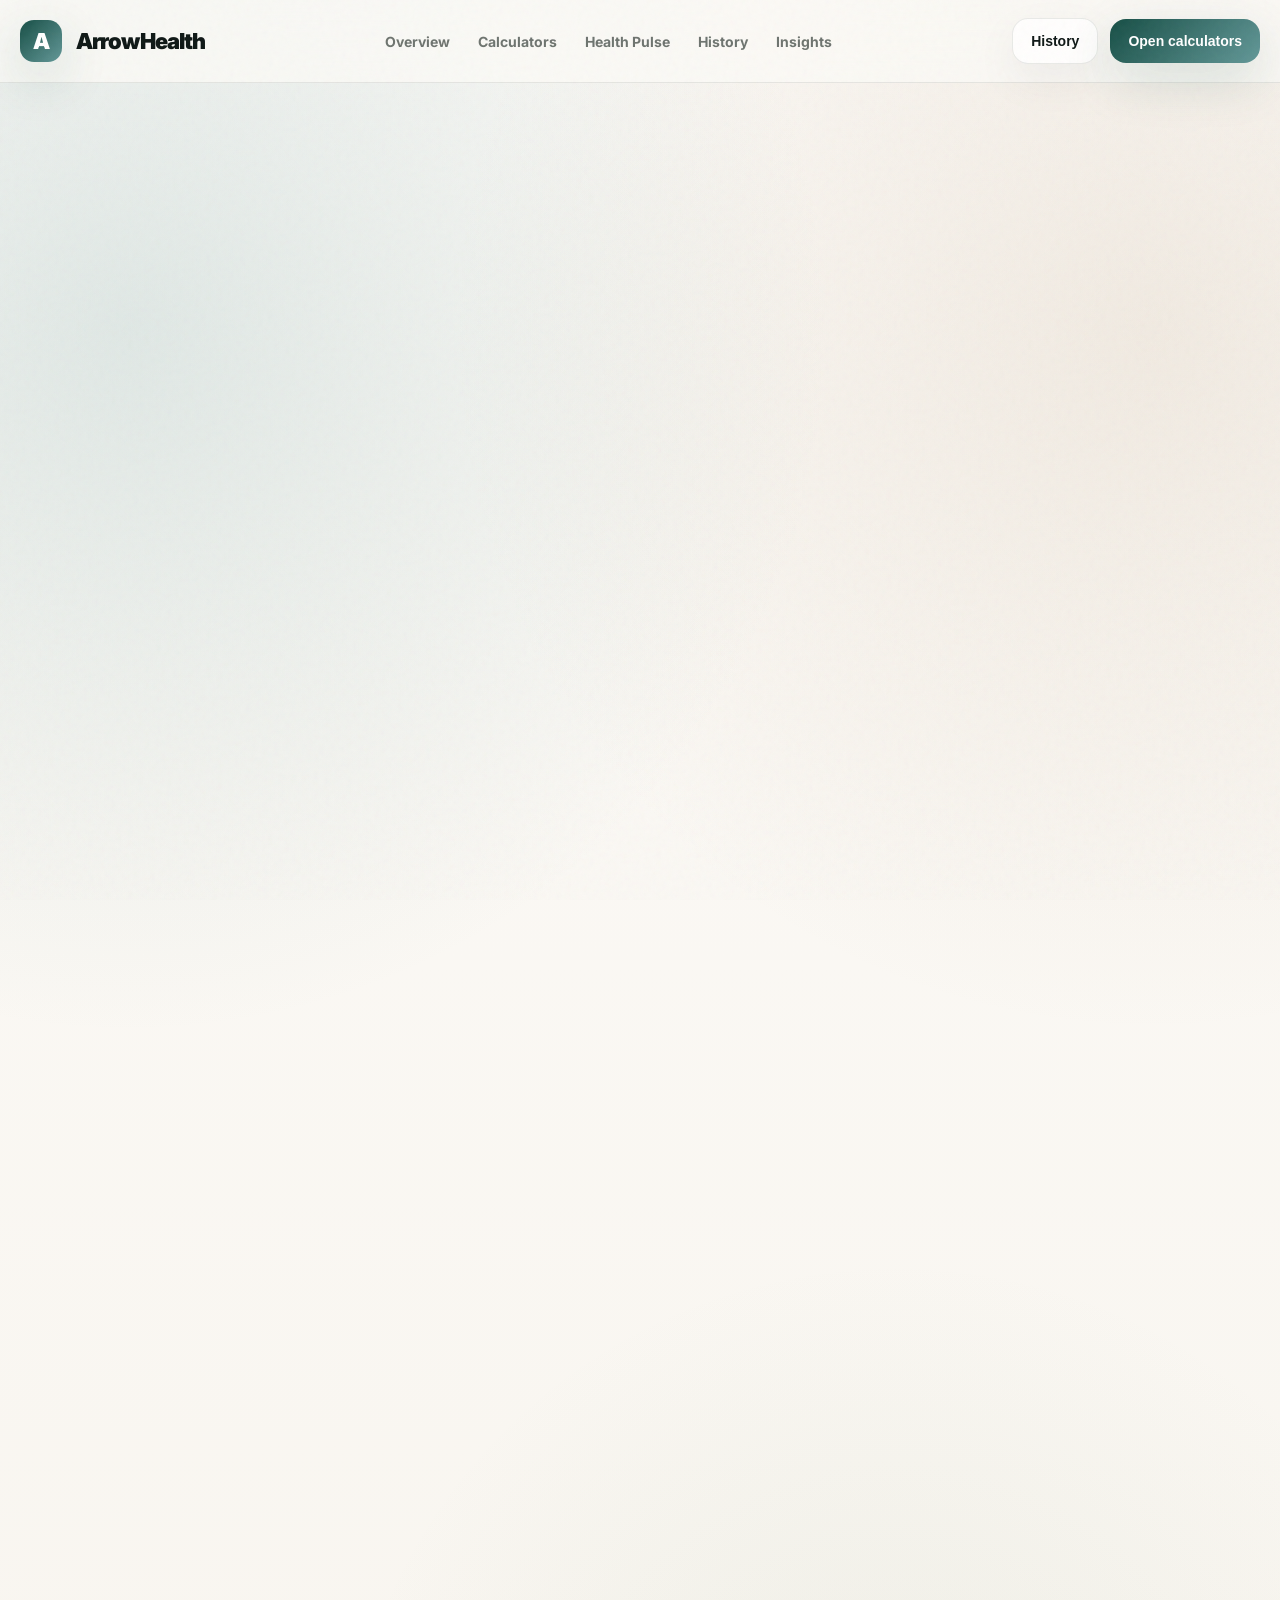
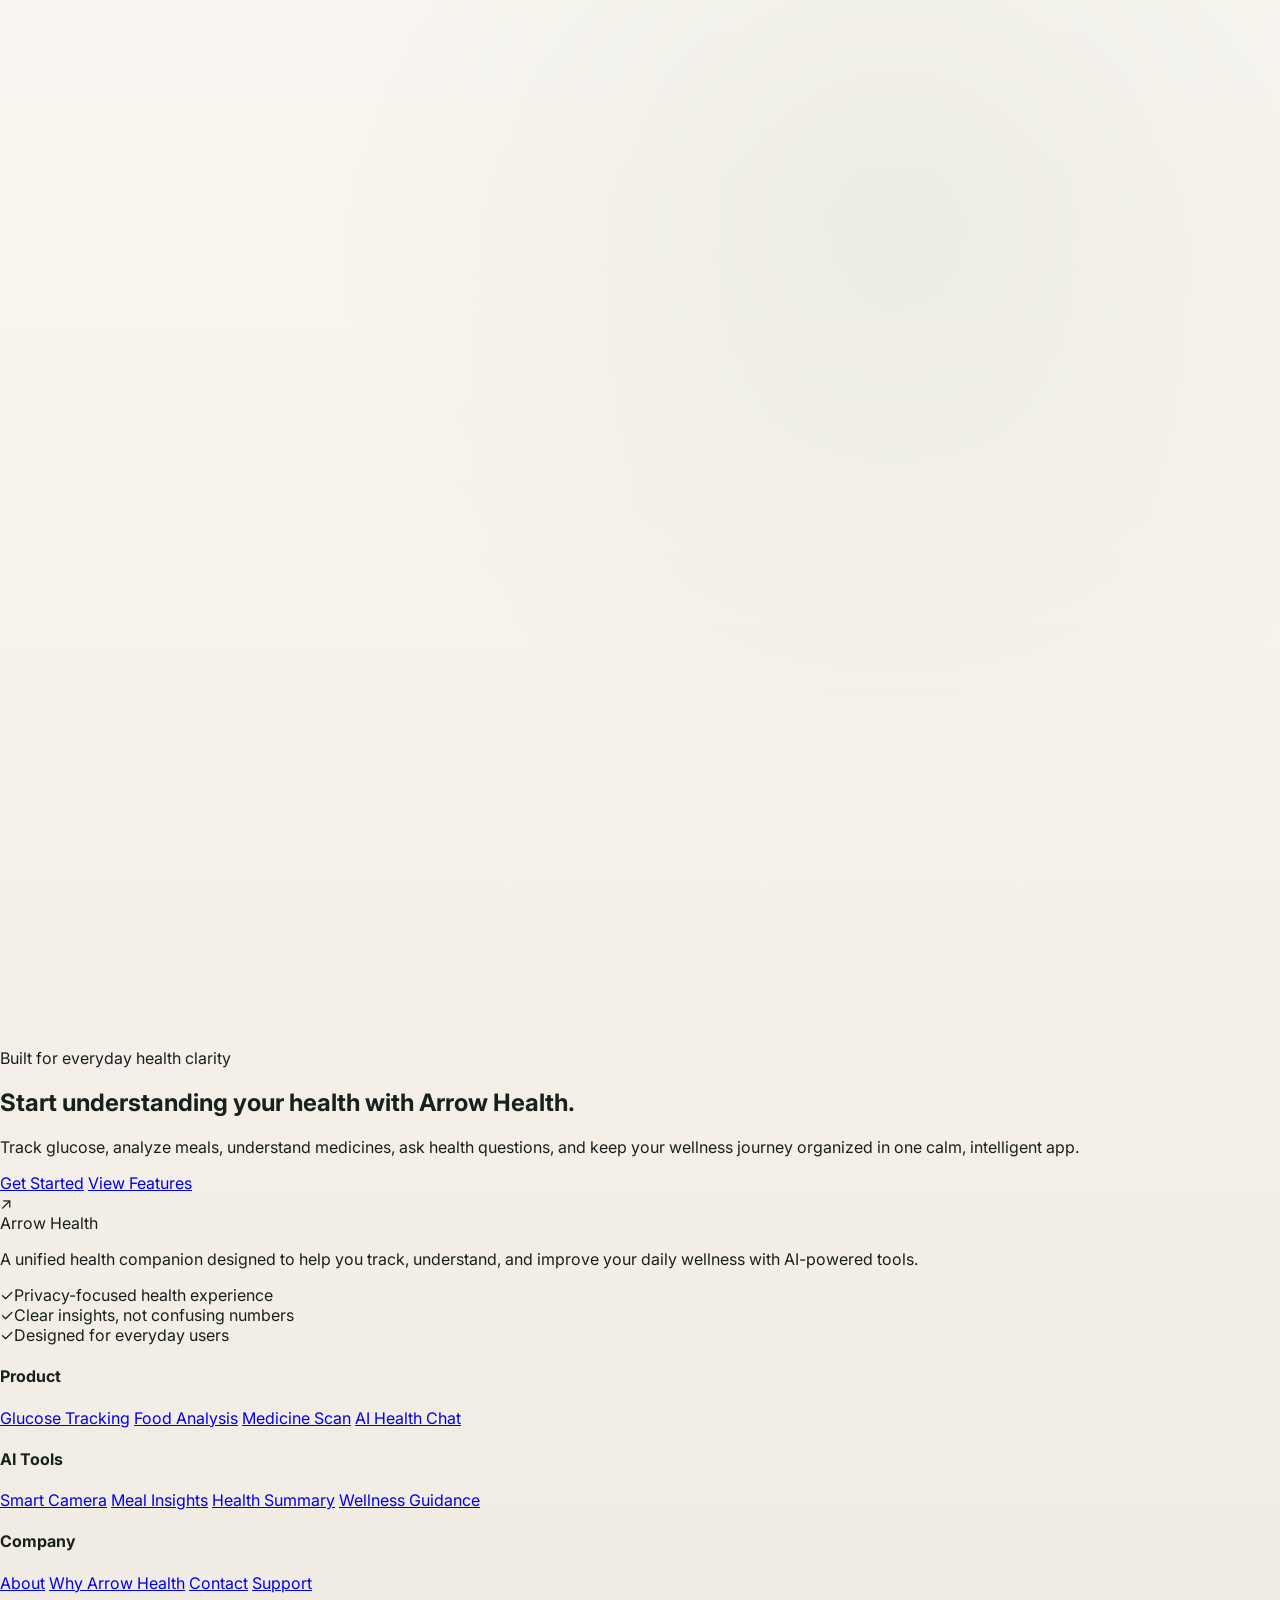
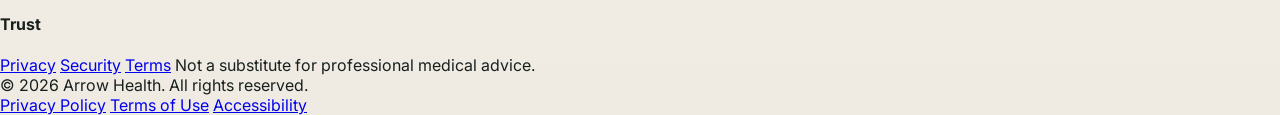
<file: new_calculator.html>
<!DOCTYPE html>
<html lang="en">
<head>
  <meta charset="UTF-8" />
  <meta name="viewport" content="width=device-width, initial-scale=1.0" />
  <title>ArrowHealth — Premium Health Calculators</title>
  <link rel="preconnect" href="https://fonts.googleapis.com">
  <link rel="preconnect" href="https://fonts.gstatic.com" crossorigin>
  <link href="https://fonts.googleapis.com/css2?family=Inter:wght@400;500;600;700;800;900&display=swap" rel="stylesheet">

  <style>
    :root{
      /* Arrow Health Original Premium Palette */
      --bg-main:#F8F5EF;
      --bg-soft:#FCFAF7;
      --surface:#FFFFFF;
      --text-main:#18201E;
      --text-muted:#6E746F;
      --border-soft:rgba(24,32,30,.09);

      /* Brand Colors */
      --brand-primary:#164E45;
      --brand-secondary:#A9855A;
      --brand-dark:#0F1816;
      --brand-glow:rgba(22,78,69,.16);
      --hero-active-color:#639898;

      /* Muted Service Accents */
      --heart:#B75D69;
      --sleep:#4D5B8C;
      --activity:#B87942;
      --nutrition:#6F8B63;
      --hydration:#6697A7;
      --medicine:#5B9A86;
      --mood:#9A7BA8;
      --reports:#6D7680;
      --score:#B59B4A;

      --radius-lg:32px;
      --radius-md:22px;
      --radius-sm:14px;
      --shadow-soft:0 24px 70px rgba(15,24,22,.08);
      --shadow-card:0 16px 45px rgba(15,24,22,.06);
    }

    *{box-sizing:border-box}
    html,body{margin:0;padding:0}
    body{
      font-family:Inter,system-ui,-apple-system,BlinkMacSystemFont,"Segoe UI",sans-serif;
      background:
        radial-gradient(circle at 10% 10%, rgba(99,152,152,.18), transparent 22%),
        radial-gradient(circle at 90% 10%, rgba(169,133,90,.13), transparent 22%),
        radial-gradient(circle at 70% 55%, rgba(111,139,99,.08), transparent 28%),
        linear-gradient(180deg,var(--bg-soft) 0%,var(--bg-main) 58%,#F0EBE2 100%);
      color:var(--text-main);
      overflow-x:hidden;
    }

    .noise{
      position:fixed;
      inset:0;
      pointer-events:none;
      opacity:.035;
      background-image:url("data:image/svg+xml,%3Csvg viewBox='0 0 200 200' xmlns='http://www.w3.org/2000/svg'%3E%3Cfilter id='n'%3E%3CfeTurbulence type='fractalNoise' baseFrequency='0.8' numOctaves='3' stitchTiles='stitch'/%3E%3C/filter%3E%3Crect width='100%25' height='100%25' filter='url(%23n)'/%3E%3C/svg%3E");
      z-index:100;
    }

    .container{width:min(1320px,calc(100% - 40px));margin:0 auto}

    .topbar{
      position:sticky;
      top:0;
      z-index:50;
      backdrop-filter:blur(24px);
      background:rgba(252,250,247,.78);
      border-bottom:1px solid var(--border-soft);
    }

    .topbar-inner{display:flex;align-items:center;justify-content:space-between;gap:20px;padding:18px 0}

    .brand{display:flex;align-items:center;gap:14px;font-weight:900;letter-spacing:-.04em;font-size:22px;color:var(--brand-dark)}

    .brand-mark{
      width:42px;height:42px;border-radius:14px;display:grid;place-items:center;font-weight:900;color:#fff;
      background:linear-gradient(135deg,var(--brand-primary),var(--hero-active-color));
      box-shadow:0 18px 50px var(--brand-glow);
    }

    .nav{display:flex;gap:28px;color:var(--text-muted);font-weight:700;font-size:14px}
    .nav a{color:inherit;text-decoration:none;transition:.25s ease}
    .nav a:hover{color:var(--brand-primary)}
    .actions{display:flex;gap:12px;align-items:center}

    .btn{
      border:none;outline:none;cursor:pointer;border-radius:16px;padding:14px 18px;font-weight:850;font-size:14px;
      color:var(--brand-dark);background:rgba(255,255,255,.72);border:1px solid var(--border-soft);
      box-shadow:var(--shadow-card);transition:.25s ease;
    }
    .btn:hover{transform:translateY(-2px);background:var(--surface);box-shadow:0 22px 60px rgba(15,24,22,.10)}
    .btn-primary{color:#fff;background:linear-gradient(135deg,var(--brand-primary),var(--hero-active-color));box-shadow:0 18px 50px var(--brand-glow);border:none}

    .hero{padding:68px 0 34px}
    .hero-grid{display:grid;grid-template-columns:1.05fr .95fr;gap:30px;align-items:start}

    .eyebrow{
      display:inline-flex;align-items:center;gap:10px;padding:10px 14px;border-radius:999px;
      background:rgba(22,78,69,.08);border:1px solid rgba(22,78,69,.12);color:var(--brand-primary);
      font-weight:900;font-size:12px;letter-spacing:.14em;text-transform:uppercase;margin-bottom:22px;
      box-shadow:var(--shadow-card);
    }

    .hero h1{font-size:clamp(42px,5vw,78px);line-height:.95;margin:0 0 20px;letter-spacing:-.07em;max-width:760px;color:var(--brand-dark)}
    .hero h1 span{display:block;color:transparent;background:linear-gradient(135deg,var(--brand-primary),var(--hero-active-color) 52%,var(--brand-secondary) 100%);-webkit-background-clip:text;background-clip:text}
    .hero p{max-width:650px;color:var(--text-muted);font-size:18px;line-height:1.8;margin:0 0 30px;font-weight:520}

    .hero-search{display:flex;gap:14px;margin-bottom:26px;flex-wrap:wrap}
    .search{
      flex:1;min-width:280px;display:flex;align-items:center;gap:12px;padding:18px 20px;border-radius:22px;
      border:1px solid var(--border-soft);background:rgba(255,255,255,.72);color:var(--text-muted);font-size:16px;box-shadow:var(--shadow-card);
    }
    .search input{flex:1;background:transparent;border:none;outline:none;color:var(--brand-dark);font-size:16px}
    .search input::placeholder{color:rgba(110,116,111,.72)}

    .pill-row{display:flex;gap:12px;flex-wrap:wrap}
    .pill{padding:12px 18px;border-radius:999px;border:1px solid var(--border-soft);background:rgba(255,255,255,.62);color:var(--text-muted);font-weight:750;font-size:14px;transition:.25s ease}
    .pill.active{background:linear-gradient(135deg,rgba(22,78,69,.12),rgba(99,152,152,.12));color:var(--brand-primary);border-color:rgba(22,78,69,.18);box-shadow:inset 0 0 0 1px rgba(255,255,255,.45)}

    .glass{background:rgba(255,255,255,.74);border:1px solid var(--border-soft);box-shadow:var(--shadow-soft);backdrop-filter:blur(18px);border-radius:var(--radius-lg)}
    .hero-side{padding:24px;min-height:620px;position:relative;overflow:hidden}
    .hero-side::before{content:"";position:absolute;inset:auto -80px -80px auto;width:240px;height:240px;border-radius:50%;background:radial-gradient(circle,rgba(99,152,152,.22),transparent 65%);filter:blur(10px)}

    .preview-tabs{display:flex;gap:10px;flex-wrap:wrap;margin-bottom:20px}
    .tab{padding:11px 16px;border-radius:999px;background:rgba(252,250,247,.80);border:1px solid var(--border-soft);color:var(--text-muted);font-size:13px;font-weight:850;cursor:pointer;transition:.25s ease}
    .tab.active{background:linear-gradient(135deg,rgba(22,78,69,.12),rgba(169,133,90,.12));color:var(--brand-primary);border-color:rgba(22,78,69,.18)}

    .preview-card{
      padding:26px;border-radius:28px;background:linear-gradient(180deg,rgba(22,78,69,.10),rgba(255,255,255,.55));
      border:1px solid var(--border-soft);min-height:510px;position:relative;overflow:hidden;
    }

    .mini-label{font-size:12px;letter-spacing:.16em;text-transform:uppercase;color:var(--text-muted);font-weight:900;margin-bottom:18px}
    .result-number{display:flex;align-items:flex-end;gap:10px;margin:8px 0 14px}
    .result-number .big{font-size:84px;line-height:.9;letter-spacing:-.08em;font-weight:900;color:var(--brand-dark)}
    .result-number .unit{font-size:26px;color:var(--text-muted);font-weight:750;margin-bottom:10px}

    .status-badge{display:inline-flex;align-items:center;gap:8px;padding:10px 16px;border-radius:999px;font-size:13px;font-weight:850;margin-bottom:22px;background:rgba(111,139,99,.14);color:var(--nutrition)}
    .status-badge.red{background:rgba(183,93,105,.14);color:var(--heart)}
    .status-badge.yellow{background:rgba(181,155,74,.15);color:var(--score)}
    .status-badge.blue{background:rgba(77,91,140,.14);color:var(--sleep)}

    .gauge-wrap{margin-top:18px;padding:18px 0 8px}
    .gauge-track{position:relative;height:16px;border-radius:999px;background:linear-gradient(90deg,var(--nutrition),var(--score),var(--activity),var(--heart));box-shadow:inset 0 0 0 1px rgba(24,32,30,.08);overflow:visible}
    .gauge-thumb{position:absolute;top:-10px;width:22px;height:36px;border-radius:999px;background:var(--surface);box-shadow:0 10px 30px rgba(15,24,22,.18);transform:translateX(-50%);animation:pulse 2s ease-in-out infinite}
    .gauge-labels{display:flex;justify-content:space-between;color:var(--text-muted);font-size:13px;margin-top:12px}
    .info-box{margin-top:24px;padding:18px;border-radius:18px;background:rgba(252,250,247,.74);border:1px solid var(--border-soft);color:var(--text-muted);line-height:1.7;font-size:15px}

    .floating-metrics{display:grid;grid-template-columns:repeat(3,1fr);gap:12px;margin-top:20px}
    .metric{padding:16px;border-radius:18px;background:rgba(255,255,255,.66);border:1px solid var(--border-soft)}
    .metric small{display:block;color:var(--text-muted);margin-bottom:8px;font-size:12px;font-weight:750;letter-spacing:.08em;text-transform:uppercase}
    .metric strong{font-size:32px;letter-spacing:-.05em;display:block;margin-bottom:4px;color:var(--brand-dark)}

    .layout{display:grid;grid-template-columns:1.15fr .85fr;gap:28px;padding:22px 0 80px}
    .section{margin-bottom:28px}
    .section-title{display:flex;align-items:center;justify-content:space-between;gap:20px;margin-bottom:18px}
    .section-title h2{margin:0;font-size:15px;letter-spacing:.16em;text-transform:uppercase;color:var(--text-muted)}

    .card{background:rgba(255,255,255,.72);border:1px solid var(--border-soft);box-shadow:var(--shadow-card);border-radius:30px;overflow:hidden}
    .featured{display:grid;grid-template-columns:1.1fr .9fr;min-height:340px}
    .featured-left{padding:34px}
    .featured-tag{display:inline-flex;align-items:center;gap:10px;padding:10px 14px;border-radius:999px;color:var(--brand-primary);background:rgba(22,78,69,.08);border:1px solid rgba(22,78,69,.12);font-size:12px;font-weight:900;letter-spacing:.12em;text-transform:uppercase;margin-bottom:22px}
    .featured h3{font-size:40px;line-height:1;margin:0 0 14px;letter-spacing:-.05em;color:var(--brand-dark)}
    .featured p{color:var(--text-muted);font-size:17px;line-height:1.8;margin:0 0 26px;max-width:520px}
    .feature-chips{display:flex;gap:10px;flex-wrap:wrap;margin-bottom:30px}
    .feature-chip{padding:11px 16px;border-radius:999px;background:rgba(252,250,247,.74);border:1px solid var(--border-soft);color:var(--text-muted);font-weight:750;font-size:13px}
    .featured-cta{display:flex;gap:12px;flex-wrap:wrap}
    .featured-right{background:radial-gradient(circle at 20% 15%,rgba(99,152,152,.18),transparent 30%),linear-gradient(180deg,rgba(22,78,69,.14),rgba(169,133,90,.06));padding:28px;position:relative;display:flex;align-items:flex-end}
    .mini-calc{width:100%;padding:24px;border-radius:24px;background:rgba(15,24,22,.88);border:1px solid rgba(255,255,255,.10);backdrop-filter:blur(16px);color:#fff}
    .mini-calc .top{display:flex;justify-content:space-between;align-items:center;margin-bottom:18px;color:rgba(255,255,255,.66);font-size:13px;font-weight:700}
    .mini-row{display:flex;justify-content:space-between;gap:14px;margin-bottom:16px;color:#fff;font-weight:700}
    .mini-row span:last-child{color:#D8F0EA}
    .mini-bar{height:10px;border-radius:999px;background:rgba(255,255,255,.08);overflow:hidden}
    .mini-bar>div{height:100%;width:48%;border-radius:999px;background:linear-gradient(90deg,var(--hero-active-color),#D8F0EA);animation:grow 1.5s ease forwards}

    .calc-grid{display:grid;grid-template-columns:repeat(2,1fr);gap:18px}
    .calc-item{padding:24px;border-radius:26px;background:rgba(255,255,255,.70);border:1px solid var(--border-soft);transition:.3s ease;position:relative;overflow:hidden;box-shadow:var(--shadow-card)}
    .calc-item:hover{transform:translateY(-6px);box-shadow:var(--shadow-soft);border-color:rgba(22,78,69,.18)}
    .calc-item::after{content:"";position:absolute;width:160px;height:160px;right:-70px;bottom:-70px;border-radius:50%;background:radial-gradient(circle,rgba(22,78,69,.10),transparent 65%)}
    .calc-icon{width:58px;height:58px;border-radius:18px;display:grid;place-items:center;font-size:26px;margin-bottom:18px;background:rgba(22,78,69,.08);border:1px solid rgba(22,78,69,.08);color:var(--brand-primary)}
    .calc-item h4{margin:0 0 10px;font-size:28px;letter-spacing:-.04em;color:var(--brand-dark)}
    .calc-item p{margin:0 0 18px;color:var(--text-muted);line-height:1.7;font-size:15px}
    .calc-meta{display:flex;align-items:center;justify-content:space-between;gap:12px;position:relative;z-index:2}
    .calc-badges{display:flex;gap:8px;flex-wrap:wrap}
    .badge{padding:8px 12px;border-radius:999px;font-size:12px;font-weight:850;color:var(--text-muted);background:rgba(252,250,247,.74);border:1px solid var(--border-soft)}

    .aside-stack{display:grid;gap:20px}
    .aside-card{padding:24px;border-radius:28px;background:rgba(255,255,255,.72);border:1px solid var(--border-soft);box-shadow:var(--shadow-card)}
    .aside-card h3{margin:0 0 16px;font-size:24px;letter-spacing:-.04em;color:var(--brand-dark)}
    .history-list{display:grid;gap:14px}
    .history-item{padding:16px 16px 16px 18px;border-radius:18px;background:rgba(252,250,247,.74);border:1px solid var(--border-soft);display:grid;grid-template-columns:auto 1fr auto;gap:14px;align-items:center}
    .history-dot{width:10px;height:42px;border-radius:999px;background:linear-gradient(180deg,var(--brand-primary),var(--hero-active-color))}
    .history-item h5{margin:0 0 6px;font-size:18px;color:var(--brand-dark)}
    .history-item p{margin:0;color:var(--text-muted);font-size:14px}
    .tag{padding:9px 12px;border-radius:999px;font-size:12px;font-weight:850;white-space:nowrap}
    .tag.green{background:rgba(111,139,99,.14);color:var(--nutrition)}
    .tag.teal{background:rgba(99,152,152,.14);color:var(--brand-primary)}
    .tag.red{background:rgba(183,93,105,.14);color:var(--heart)}

    .insight-box{padding:20px;border-radius:20px;background:linear-gradient(135deg,rgba(22,78,69,.10),rgba(169,133,90,.10));border:1px solid var(--border-soft);color:var(--text-muted);line-height:1.75}
    .insight-box strong{display:block;margin-bottom:10px;font-size:18px;color:var(--brand-dark)}

    .footer-cta{margin:24px 0 70px;padding:42px;border-radius:34px;background:radial-gradient(circle at 50% 0%,rgba(99,152,152,.18),transparent 30%),rgba(255,255,255,.72);border:1px solid var(--border-soft);box-shadow:var(--shadow-soft);text-align:center}
    .footer-cta h2{margin:0 0 16px;font-size:44px;letter-spacing:-.06em;color:var(--brand-dark)}
    .footer-cta p{margin:0 auto 24px;max-width:720px;color:var(--text-muted);font-size:17px;line-height:1.8}

    @keyframes pulse{0%,100%{transform:translateX(-50%) scale(1)}50%{transform:translateX(-50%) scale(1.05)}}
    @keyframes grow{from{width:0}to{width:48%}}
    @keyframes fadeUp{from{opacity:0;transform:translateY(24px)}to{opacity:1;transform:translateY(0)}}
    .reveal{animation:fadeUp .9s ease both}.d1{animation-delay:.1s}.d2{animation-delay:.2s}.d3{animation-delay:.3s}.d4{animation-delay:.4s}

    @media (max-width:1100px){.hero-grid,.layout,.featured{grid-template-columns:1fr}.nav{display:none}}
    @media (max-width:720px){.container{width:min(100% - 24px,1320px)}.calc-grid{grid-template-columns:1fr}.floating-metrics{grid-template-columns:1fr}.hero h1{font-size:48px}.footer-cta h2{font-size:34px}.topbar-inner{padding:14px 0}}
  </style>
  <link rel="stylesheet" href="scroll-reveal.css">
</head>
<body>
  <div class="noise"></div>

  <header class="topbar">
    <div class="container topbar-inner">
      <div class="brand"><div class="brand-mark">A</div><div>ArrowHealth</div></div>
      <nav class="nav">
        <a href="#">Overview</a><a href="#">Calculators</a><a href="#">Health Pulse</a><a href="#">History</a><a href="#">Insights</a>
      </nav>
      <div class="actions"><button class="btn">History</button><button class="btn btn-primary">Open calculators</button></div>
    </div>
  </header>

  <main class="container">
    <section class="hero">
      <div class="hero-grid">
        <div>
          <div class="eyebrow reveal">Health Tools • Smart Calculators</div>
          <h1 class="reveal d1">Premium health calculators<span>that feel intelligent, useful, and beautiful.</span></h1>
          <p class="reveal d2">Explore BMI, BMR, TDEE, Growth IQ, heart rate insights, wellness scoring, and saved records in one premium health dashboard designed for trust and clarity.</p>
          <div class="hero-search reveal d3">
            <div class="search"><span>🔎</span><input type="text" placeholder="Search calculators, results, or tools..." /></div>
            <button class="btn btn-primary">Search</button>
          </div>
          <div class="pill-row reveal d4">
            <div class="pill active">All</div><div class="pill">Nutrition</div><div class="pill">Fitness</div><div class="pill">Body</div><div class="pill">Child Growth</div><div class="pill">Vitals</div>
          </div>
        </div>

        <div class="glass hero-side reveal d2">
          <div class="preview-tabs">
            <div class="tab active" onclick="showPreview('bmi', this)">BMI</div>
            <div class="tab" onclick="showPreview('bmr', this)">BMR</div>
            <div class="tab" onclick="showPreview('growth', this)">Growth IQ</div>
            <div class="tab" onclick="showPreview('pulse', this)">Health Pulse</div>
          </div>
          <div class="preview-card" id="preview-content"></div>
        </div>
      </div>
    </section>

    <section class="layout">
      <div>
        <div class="section">
          <div class="section-title"><h2>Featured calculator</h2></div>
          <div class="card featured">
            <div class="featured-left">
              <div class="featured-tag">⭐ Featured</div>
              <h3>BMI Calculator</h3>
              <p>Find out if your weight is healthy for your height using a premium visual gauge, saved history, and quick interpretation.</p>
              <div class="feature-chips"><div class="feature-chip">Height</div><div class="feature-chip">Weight</div><div class="feature-chip">Age</div><div class="feature-chip">Metric / Imperial</div></div>
              <div class="featured-cta"><button class="btn btn-primary">Start calculator</button><button class="btn">View history</button></div>
            </div>
            <div class="featured-right">
              <div class="mini-calc">
                <div class="top"><span>Body composition</span><span>Normal range</span></div>
                <div class="result-number"><div class="big" style="font-size:62px;color:#fff;">22.5</div><div class="unit">BMI</div></div>
                <div class="status-badge">● Normal</div>
                <div class="mini-row"><span>Height</span><span>172 cm</span></div>
                <div class="mini-row"><span>Weight</span><span>66.5 kg</span></div>
                <div class="mini-bar"><div></div></div>
              </div>
            </div>
          </div>
        </div>

        <div class="section">
          <div class="section-title"><h2>All calculators</h2></div>
          <div class="calc-grid">
            <div class="calc-item"><div class="calc-icon">⚡</div><h4>BMR Calculator</h4><p>Estimate the calories your body burns at complete rest with age, height, weight, and sex.</p><div class="calc-meta"><div class="calc-badges"><div class="badge">~1 min</div><div class="badge">Metabolism</div></div><div>→</div></div></div>
            <div class="calc-item"><div class="calc-icon">⏱</div><h4>TDEE Calculator</h4><p>Project your daily energy needs based on activity level, making meal planning smarter.</p><div class="calc-meta"><div class="calc-badges"><div class="badge">Activity</div><div class="badge">Daily burn</div></div><div>→</div></div></div>
            <div class="calc-item"><div class="calc-icon">📈</div><h4>Growth IQ</h4><p>Track percentile, Z-score, region, and child growth insights in a calm, trustworthy layout.</p><div class="calc-meta"><div class="calc-badges"><div class="badge">Pediatric</div><div class="badge">CDC / WHO</div></div><div>→</div></div></div>
            <div class="calc-item"><div class="calc-icon">❤️</div><h4>Health Pulse</h4><p>Bring together heart rate, HRV, stress, and energy into a premium result summary.</p><div class="calc-meta"><div class="calc-badges"><div class="badge">Vitals</div><div class="badge">Wellness</div></div><div>→</div></div></div>
          </div>
        </div>
      </div>

      <aside class="aside-stack">
        <div class="aside-card">
          <h3>Saved results</h3>
          <div class="history-list">
            <div class="history-item"><div class="history-dot"></div><div><h5>BMI History</h5><p>22.5 BMI • 66.5 kg • 172 cm</p></div><div class="tag green">Normal</div></div>
            <div class="history-item"><div class="history-dot"></div><div><h5>Heart Rate</h5><p>71 BPM • HRV 140 ms • Stress 18%</p></div><div class="tag teal">Healthy</div></div>
            <div class="history-item"><div class="history-dot"></div><div><h5>Growth IQ</h5><p>73rd percentile • Z-score 0.60</p></div><div class="tag green">Expected</div></div>
            <div class="history-item"><div class="history-dot"></div><div><h5>BMR Result</h5><p>1605 kcal/day • Age 28 • Male</p></div><div class="tag teal">Baseline</div></div>
          </div>
        </div>
        <div class="aside-card"><h3>Smart insight</h3><div class="insight-box"><strong>Your health profile is stable.</strong>Your BMI is in the normal range, heart rate is healthy, stress is low, and HRV is excellent. This is the kind of reassuring, premium feedback the web design should surface beautifully.</div></div>
      </aside>
    </section>

    <section class="footer-cta">
      <h2>Make health tools feel premium, not clinical.</h2>
      <p>This web design direction gives your calculator section a premium product feel — clear, elegant, informative, and visually rich — while staying aligned with the ArrowHealth warm cream and deep green brand.</p>
      <button class="btn btn-primary">Continue with this design system</button>
    </section>
  </main>

  <script>
    const previews = {
      bmi: `
        <div class="mini-label">Body composition</div>
        <div class="result-number"><div class="big">22.5</div><div class="unit">BMI</div></div>
        <div class="status-badge">● Normal range</div>
        <div class="gauge-wrap"><div class="gauge-track"><div class="gauge-thumb" style="left:42%"></div></div><div class="gauge-labels"><span>Under</span><span>Healthy</span><span>Over</span><span>Obese</span></div></div>
        <div class="floating-metrics"><div class="metric"><small>Height</small><strong>172</strong><span>cm</span></div><div class="metric"><small>Weight</small><strong>66.5</strong><span>kg</span></div><div class="metric"><small>Age</small><strong>28</strong><span>yrs</span></div></div>
        <div class="info-box">Your BMI result is in the healthy range. A premium design should explain the result simply, visually, and confidently without feeling overly technical.</div>
      `,
      bmr: `
        <div class="mini-label">Basal metabolic rate</div>
        <div class="result-number"><div class="big">1605</div><div class="unit">kcal/day</div></div>
        <div class="status-badge blue">● Resting baseline</div>
        <div class="floating-metrics"><div class="metric"><small>Metric</small><strong>cm/kg</strong></div><div class="metric"><small>Sex</small><strong>Male</strong></div><div class="metric"><small>Age</small><strong>28</strong></div></div>
        <div class="info-box">BMR does not include exercise, walking, work, or daily activity. Use it as a baseline before estimating your TDEE.</div>
      `,
      growth: `
        <div class="mini-label">Growth percentile</div>
        <div class="result-number"><div class="big">73<span style="font-size:34px">rd</span></div><div class="unit">percentile</div></div>
        <div class="status-badge">● Within expected reference</div>
        <div class="floating-metrics"><div class="metric"><small>Z-score</small><strong>0.60</strong></div><div class="metric"><small>Standard</small><strong>CDC</strong></div><div class="metric"><small>Region</small><strong>Global</strong></div></div>
        <div class="info-box">Growth IQ should feel gentle and reassuring. The design can use space, calm typography, and strong result cards so parents immediately understand the outcome.</div>
      `,
      pulse: `
        <div class="mini-label">Measurement result</div>
        <div class="result-number"><div class="big">71</div><div class="unit">BPM</div></div>
        <div class="status-badge">● Heart rate normal</div>
        <div class="floating-metrics"><div class="metric"><small>Stress</small><strong>18%</strong></div><div class="metric"><small>HRV</small><strong>140</strong><span>ms</span></div><div class="metric"><small>Energy</small><strong>80%</strong></div></div>
        <div class="gauge-wrap"><div class="gauge-track"><div class="gauge-thumb" style="left:78%"></div></div><div class="gauge-labels"><span>Low</span><span>Moderate</span><span>High</span></div></div>
        <div class="info-box">Your heart rate is in the healthy range. HRV is excellent and stress is low. This result area should feel like a premium wellness summary.</div>
      `
    };
    function showPreview(type, el){document.getElementById('preview-content').innerHTML=previews[type];document.querySelectorAll('.tab').forEach(tab=>tab.classList.remove('active'));el.classList.add('active');}
    document.getElementById('preview-content').innerHTML=previews.bmi;
  </script>

  <footer class="arrow-footer">
    <div class="footer-container">
      <div class="footer-top">
        <div>
          <div class="footer-eyebrow">Built for everyday health clarity</div>
          <h2 class="footer-title">Start understanding your health with <span>Arrow Health.</span></h2>
          <p class="footer-description">
            Track glucose, analyze meals, understand medicines, ask health questions, and keep your wellness journey
            organized in one calm, intelligent app.
          </p>
        </div>

        <div class="footer-cta-area">
          <a class="footer-btn primary" href="#">Get Started</a>
          <a class="footer-btn secondary" href="index.html#bento">View Features</a>
        </div>
      </div>

      <div class="footer-main">
        <div class="footer-brand">
          <div class="footer-logo">
            <div class="footer-logo-mark">↗</div>
            <span>Arrow Health</span>
          </div>
          <p>
            A unified health companion designed to help you track, understand, and improve your daily wellness with
            AI-powered tools.
          </p>

          <div class="footer-trust-list">
            <div class="footer-trust-item"><span class="footer-trust-dot">✓</span>Privacy-focused health experience
            </div>
            <div class="footer-trust-item"><span class="footer-trust-dot">✓</span>Clear insights, not confusing numbers
            </div>
            <div class="footer-trust-item"><span class="footer-trust-dot">✓</span>Designed for everyday users</div>
          </div>
        </div>

        <div class="footer-links-grid">
          <div class="footer-col">
            <h4>Product</h4>
            <a href="#">Glucose Tracking</a>
            <a href="#">Food Analysis</a>
            <a href="#">Medicine Scan</a>
            <a href="#">AI Health Chat</a>
          </div>

          <div class="footer-col">
            <h4>AI Tools</h4>
            <a href="#">Smart Camera</a>
            <a href="#">Meal Insights</a>
            <a href="#">Health Summary</a>
            <a href="#">Wellness Guidance</a>
          </div>

          <div class="footer-col">
            <h4>Company</h4>
            <a href="#">About</a>
            <a href="#">Why Arrow Health</a>
            <a href="#">Contact</a>
            <a href="#">Support</a>
          </div>

          <div class="footer-col">
            <h4>Trust</h4>
            <a href="#">Privacy</a>
            <a href="#">Security</a>
            <a href="#">Terms</a>
            <span>Not a substitute for professional medical advice.</span>
          </div>
        </div>
      </div>

      <div class="footer-bottom-bar">
        <div>© 2026 Arrow Health. All rights reserved.</div>
        <div class="footer-bottom-links">
          <a href="#">Privacy Policy</a>
          <a href="#">Terms of Use</a>
          <a href="#">Accessibility</a>
        </div>
      </div>
    </div>
  </footer>
  <script src="scroll-reveal.js"></script>
</body>
</html>
</file>
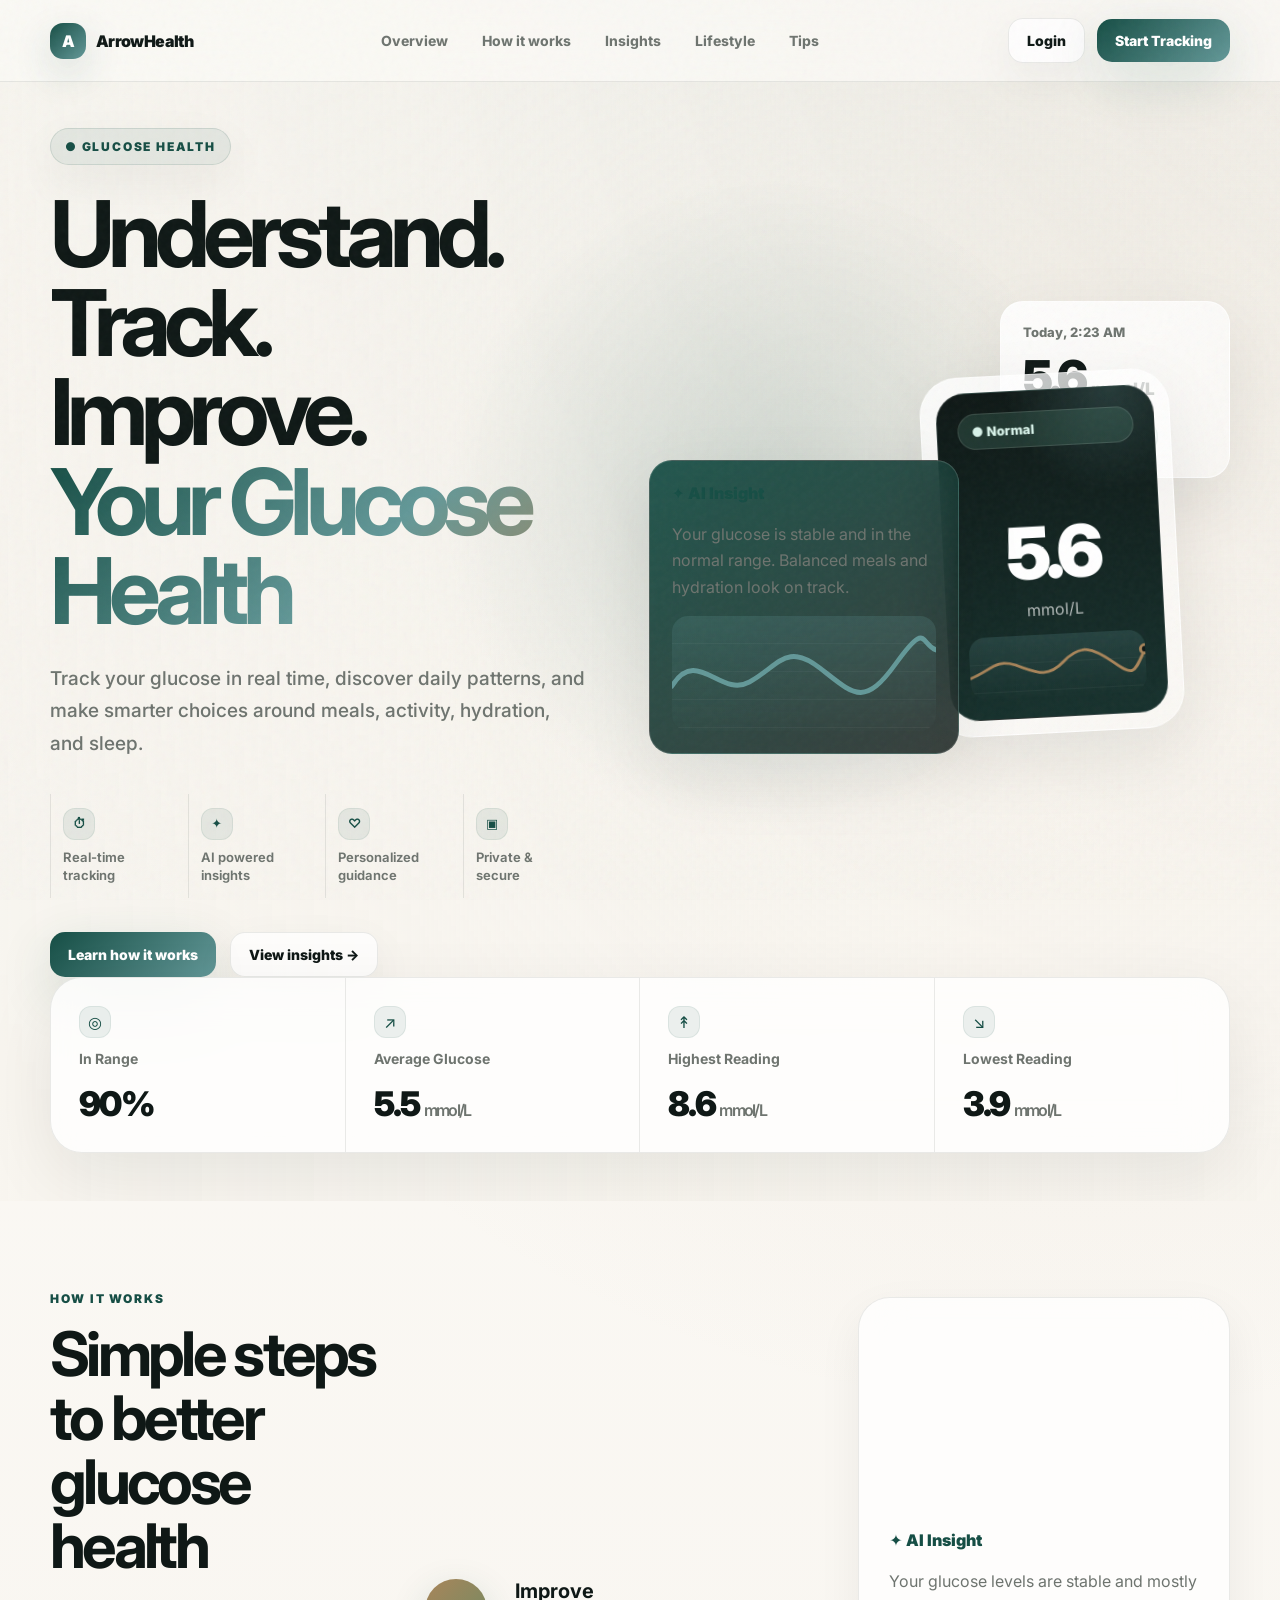
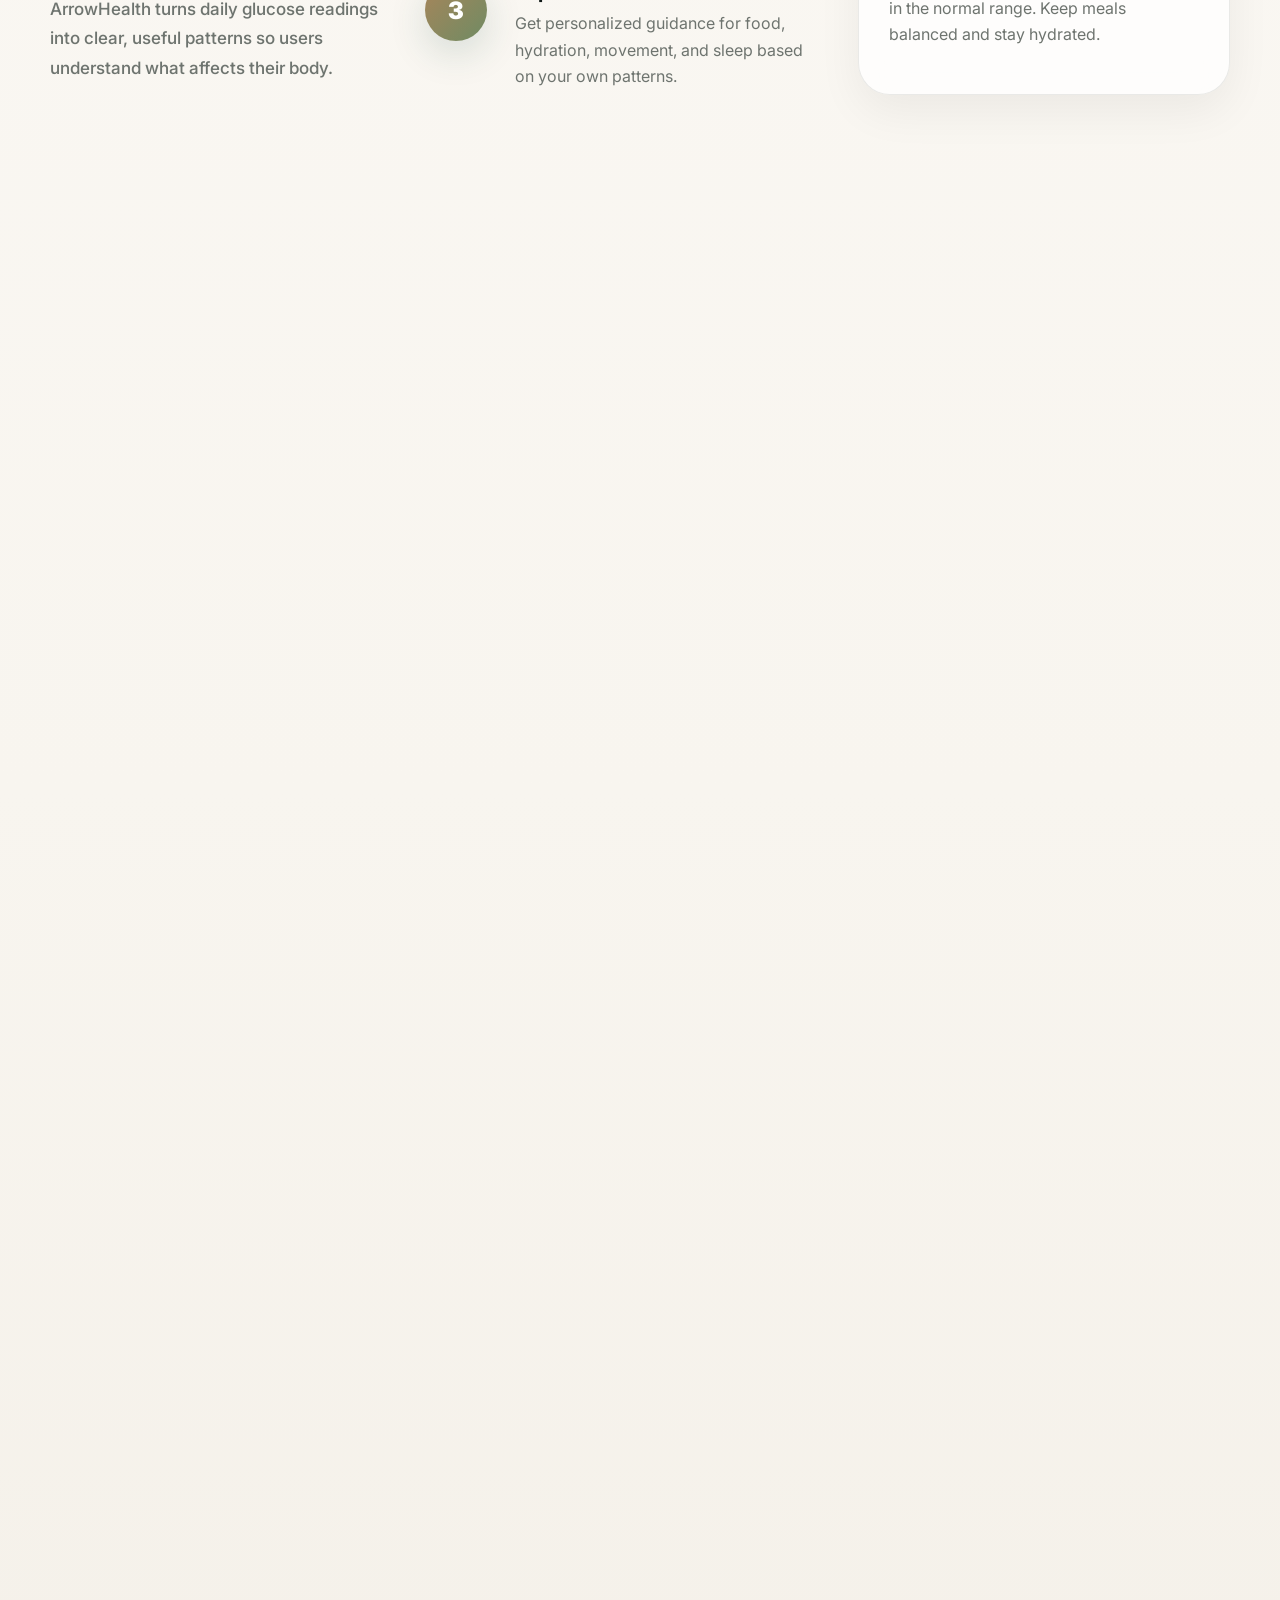
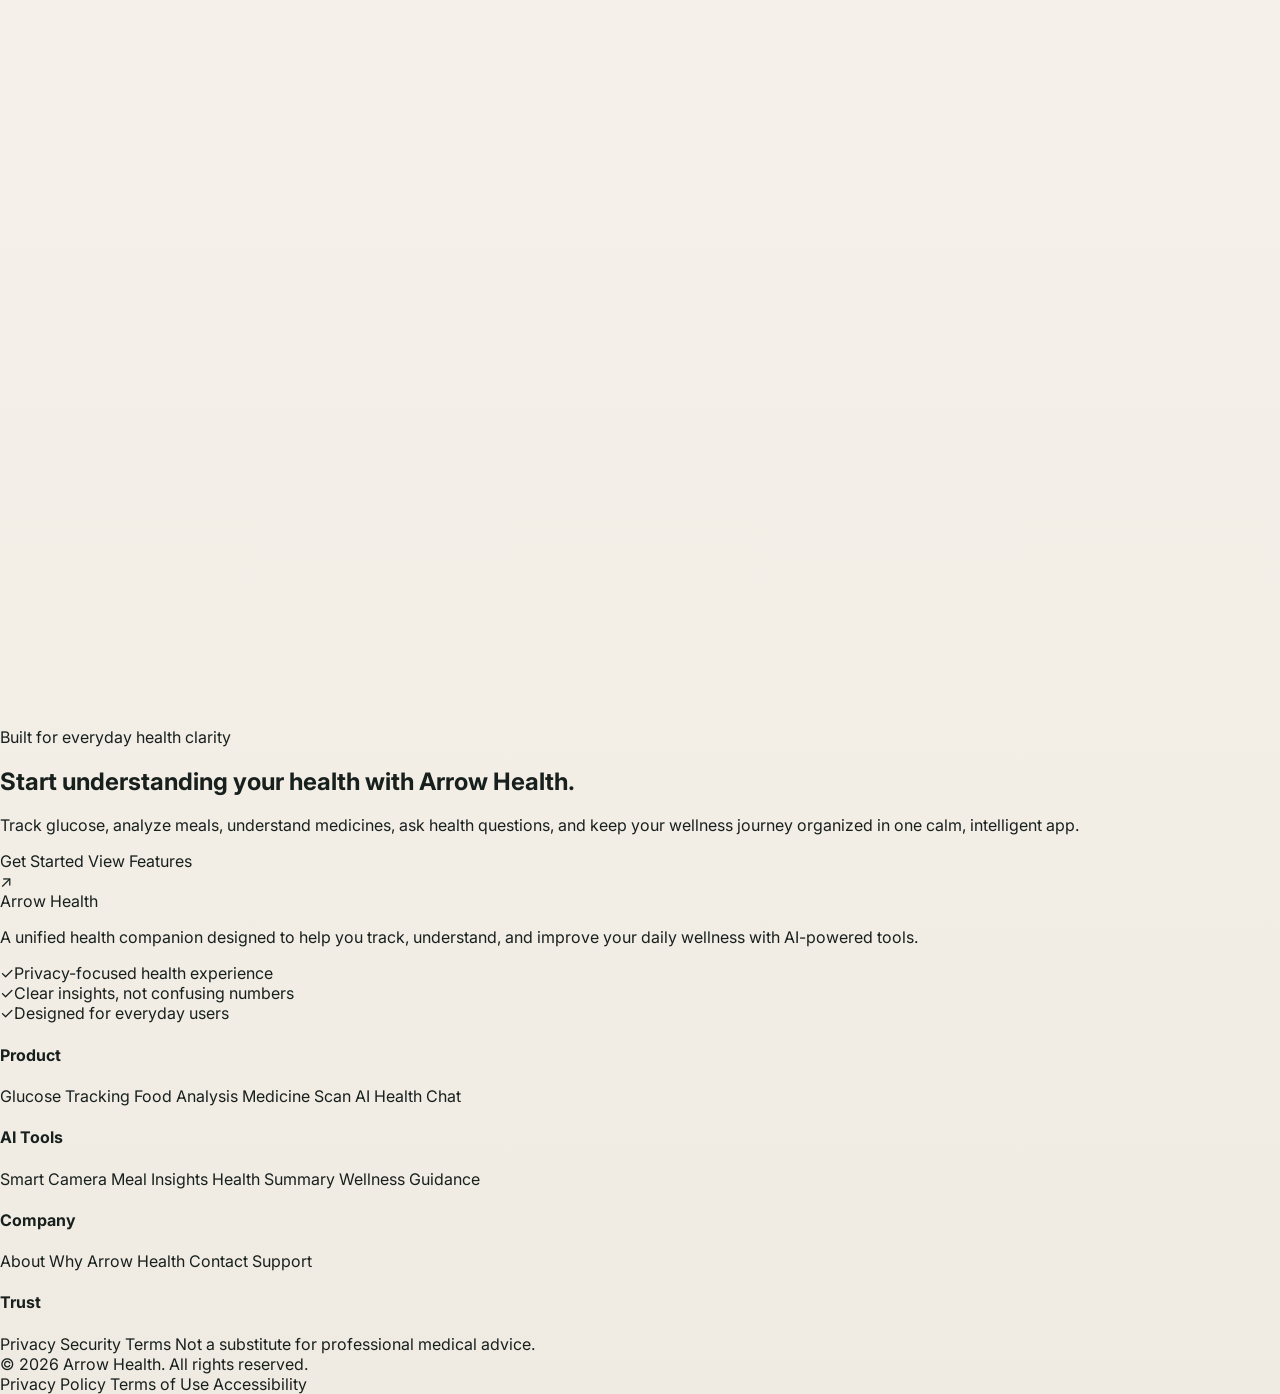
<file: new_glucose.html>
<!DOCTYPE html>
<html lang="en">
<head>
  <meta charset="UTF-8" />
  <meta name="viewport" content="width=device-width, initial-scale=1.0" />
  <title>ArrowHealth — Glucose Health</title>
  <link rel="preconnect" href="https://fonts.googleapis.com">
  <link rel="preconnect" href="https://fonts.gstatic.com" crossorigin>
  <link href="https://fonts.googleapis.com/css2?family=Inter:wght@400;500;600;700;800;900&family=Playfair+Display:ital,wght@1,500;1,600&display=swap" rel="stylesheet">
  <style>
    :root {
      /* Arrow Health Original Premium Palette */
      --bg-main: #F8F5EF;
      --bg-soft: #FCFAF7;
      --surface: #FFFFFF;
      --text-main: #18201E;
      --text-muted: #6E746F;
      --border-soft: rgba(24, 32, 30, 0.09);

      /* Brand Colors */
      --brand-primary: #164E45;
      --brand-secondary: #A9855A;
      --brand-dark: #0F1816;
      --brand-glow: rgba(22, 78, 69, 0.16);
      --hero-active-color: #639898;

      /* Muted Service Accents */
      --heart: #B75D69;
      --sleep: #4D5B8C;
      --activity: #B87942;
      --nutrition: #6F8B63;
      --hydration: #6697A7;
      --medicine: #5B9A86;
      --mood: #9A7BA8;
      --reports: #6D7680;
      --score: #B59B4A;

      --radius-lg: 32px;
      --radius-md: 22px;
      --radius-sm: 14px;
      --shadow-soft: 0 24px 70px rgba(15, 24, 22, 0.08);
      --shadow-card: 0 16px 45px rgba(15, 24, 22, 0.06);
    }

    * { box-sizing: border-box; }
    html { scroll-behavior: smooth; }

    body {
      margin: 0;
      font-family: Inter, system-ui, -apple-system, BlinkMacSystemFont, "Segoe UI", sans-serif;
      color: var(--text-main);
      background:
        radial-gradient(circle at 16% -6%, rgba(99, 152, 152, 0.18), transparent 29%),
        radial-gradient(circle at 84% 7%, rgba(169, 133, 90, 0.14), transparent 25%),
        linear-gradient(180deg, var(--bg-soft) 0%, var(--bg-main) 52%, #F0EBE2 100%);
      overflow-x: hidden;
    }

    a { color: inherit; text-decoration: none; }

    .page {
      min-height: 100vh;
      position: relative;
    }

    .noise {
      position: fixed;
      inset: 0;
      pointer-events: none;
      opacity: 0.035;
      z-index: 30;
      background-image: url("data:image/svg+xml,%3Csvg viewBox='0 0 200 200' xmlns='http://www.w3.org/2000/svg'%3E%3Cfilter id='n'%3E%3CfeTurbulence type='fractalNoise' baseFrequency='0.8' numOctaves='3' stitchTiles='stitch'/%3E%3C/filter%3E%3Crect width='100%25' height='100%25' filter='url(%23n)'/%3E%3C/svg%3E");
    }

    .navbar {
      position: fixed;
      top: 0;
      left: 0;
      right: 0;
      z-index: 20;
      display: flex;
      justify-content: center;
      padding: 18px 22px;
      backdrop-filter: blur(24px);
      background: rgba(252, 250, 247, 0.78);
      border-bottom: 1px solid var(--border-soft);
    }

    .nav-inner {
      width: min(1180px, 100%);
      display: flex;
      align-items: center;
      justify-content: space-between;
      gap: 24px;
    }

    .brand {
      display: flex;
      align-items: center;
      gap: 10px;
      font-weight: 900;
      letter-spacing: -0.04em;
      color: var(--brand-dark);
    }

    .brand-mark {
      width: 36px;
      height: 36px;
      border-radius: 13px;
      display: grid;
      place-items: center;
      color: #fff;
      background: linear-gradient(135deg, var(--brand-primary), var(--hero-active-color));
      box-shadow: 0 14px 38px var(--brand-glow);
      font-weight: 900;
    }

    .nav-links {
      display: flex;
      gap: 34px;
      font-size: 14px;
      color: var(--text-muted);
      align-items: center;
      font-weight: 750;
    }

    .nav-links a:hover { color: var(--brand-primary); }

    .nav-actions {
      display: flex;
      gap: 12px;
      align-items: center;
    }

    .btn {
      border: 1px solid var(--border-soft);
      background: rgba(255,255,255,0.72);
      color: var(--brand-dark);
      border-radius: 15px;
      padding: 13px 18px;
      font-weight: 850;
      font-size: 14px;
      display: inline-flex;
      align-items: center;
      justify-content: center;
      gap: 10px;
      transition: transform .25s ease, box-shadow .25s ease, background .25s ease;
      box-shadow: var(--shadow-card);
      cursor: pointer;
    }

    .btn:hover {
      transform: translateY(-2px);
      background: var(--surface);
      box-shadow: 0 22px 60px rgba(15, 24, 22, 0.1);
    }

    .btn-primary {
      color: #fff;
      background: linear-gradient(135deg, var(--brand-primary), var(--hero-active-color));
      border: 0;
      box-shadow: 0 18px 54px var(--brand-glow);
    }

    .hero {
      position: relative;
      min-height: 860px;
      padding: 128px 22px 48px;
      display: flex;
      justify-content: center;
      overflow: hidden;
    }

    .hero-bg {
      position: absolute;
      inset: 0;
      background:
        linear-gradient(90deg, rgba(248,245,239,0.98) 0%, rgba(248,245,239,0.86) 33%, rgba(248,245,239,0.50) 64%, rgba(248,245,239,0.22) 100%),
        linear-gradient(180deg, rgba(248,245,239,0.04) 0%, rgba(248,245,239,0.88) 95%),
        url("https://images.unsplash.com/photo-1498837167922-ddd27525d352?auto=format&fit=crop&w=2200&q=85") center right / cover;
      opacity: 0.95;
      transform: scale(1.02);
    }

    .hero-bg::after {
      content: "";
      position: absolute;
      inset: 0;
      background: radial-gradient(circle at 60% 42%, rgba(22, 78, 69, .18), transparent 31%);
      pointer-events: none;
    }

    .hero-inner {
      width: min(1180px, 100%);
      position: relative;
      z-index: 2;
    }

    .hero-grid {
      display: grid;
      grid-template-columns: 0.95fr 1.05fr;
      align-items: center;
      min-height: 640px;
      gap: 50px;
    }

    .eyebrow {
      display: inline-flex;
      align-items: center;
      gap: 10px;
      color: var(--brand-primary);
      font-size: 12px;
      font-weight: 900;
      letter-spacing: .15em;
      text-transform: uppercase;
      padding: 10px 14px;
      border-radius: 999px;
      background: rgba(22, 78, 69, 0.08);
      border: 1px solid rgba(22, 78, 69, 0.12);
      margin-bottom: 24px;
      box-shadow: var(--shadow-card);
    }

    h1 {
      margin: 0;
      font-size: clamp(48px, 7.2vw, 92px);
      line-height: 0.97;
      letter-spacing: -0.075em;
      max-width: 720px;
      color: var(--brand-dark);
    }

    .accent {
      display: block;
      color: transparent;
      background: linear-gradient(135deg, var(--brand-primary), var(--hero-active-color) 58%, var(--brand-secondary));
      -webkit-background-clip: text;
      background-clip: text;
    }

    .italic {
      font-family: "Playfair Display", serif;
      font-style: italic;
      font-weight: 500;
      letter-spacing: -0.04em;
    }

    .hero-copy {
      color: var(--text-muted);
      font-size: 19px;
      line-height: 1.7;
      max-width: 560px;
      margin: 28px 0 32px;
      font-weight: 520;
    }

    .feature-strip {
      display: grid;
      grid-template-columns: repeat(4, 1fr);
      gap: 14px;
      max-width: 590px;
      margin: 34px 0;
    }

    .mini-feature {
      padding: 14px 12px;
      border-left: 1px solid var(--border-soft);
      color: var(--text-muted);
      font-size: 13px;
      line-height: 1.35;
      font-weight: 650;
    }

    .mini-icon {
      width: 32px;
      height: 32px;
      display: grid;
      place-items: center;
      border-radius: 12px;
      margin-bottom: 9px;
      background: rgba(22, 78, 69, 0.08);
      color: var(--brand-primary);
      border: 1px solid rgba(22, 78, 69, 0.08);
    }

    .hero-actions { display: flex; gap: 14px; flex-wrap: wrap; }

    .visual-stage {
      min-height: 560px;
      position: relative;
    }

    .device-card {
      position: absolute;
      right: 9%;
      top: 18%;
      width: 250px;
      height: 360px;
      border-radius: 38px;
      padding: 15px;
      background: linear-gradient(145deg, rgba(255,255,255,0.82), rgba(255,255,255,0.42));
      border: 1px solid rgba(255,255,255,0.72);
      box-shadow: var(--shadow-soft);
      transform: rotate(-3deg);
      animation: float 6s ease-in-out infinite;
    }

    .device-screen {
      height: 100%;
      border-radius: 29px;
      background:
        radial-gradient(circle at 80% 0%, rgba(99, 152, 152, 0.27), transparent 28%),
        linear-gradient(180deg, var(--brand-dark), #17312D);
      border: 1px solid rgba(255,255,255,0.1);
      padding: 20px;
      display: flex;
      flex-direction: column;
      justify-content: space-between;
      color: #fff;
    }

    .device-reading {
      text-align: center;
      padding-top: 62px;
    }

    .device-reading .num { font-size: 72px; font-weight: 900; letter-spacing: -0.07em; }
    .device-reading .unit { color: rgba(255,255,255,.68); margin-top: 4px; }

    .pill {
      display: inline-flex;
      align-items: center;
      gap: 8px;
      padding: 9px 13px;
      border-radius: 999px;
      background: rgba(91,154,134,0.15);
      color: var(--brand-primary);
      font-weight: 850;
      font-size: 13px;
      border: 1px solid rgba(91,154,134,0.18);
    }

    .device-screen .pill,
    .chart-card .pill {
      color: #D8F2E9;
      background: rgba(91,154,134,0.22);
      border-color: rgba(255,255,255,.12);
    }

    .floating-card {
      position: absolute;
      backdrop-filter: blur(24px);
      background: linear-gradient(145deg, rgba(255,255,255,0.88), rgba(255,255,255,0.52));
      color: var(--brand-dark);
      border: 1px solid rgba(255,255,255,0.72);
      box-shadow: var(--shadow-soft);
      border-radius: 23px;
      padding: 22px;
      animation: float 7s ease-in-out infinite;
    }

    .floating-card.reading {
      right: 0;
      top: 5%;
      width: 230px;
      animation-delay: -2s;
    }

    .floating-card.chart-card {
      left: 2%;
      bottom: 14%;
      width: 310px;
      color: #fff;
      background: linear-gradient(145deg, rgba(22, 78, 69, 0.94), rgba(15, 24, 22, 0.82));
      border-color: rgba(255,255,255,0.14);
    }

    .card-label { font-size: 13px; color: var(--text-muted); font-weight: 800; margin-bottom: 8px; }
    .reading .big { font-size: 48px; font-weight: 900; letter-spacing: -0.06em; }
    .reading .big span { font-size: 17px; letter-spacing: -0.02em; color: var(--text-muted); }

    .chart-line {
      height: 115px;
      margin-top: 15px;
      border-radius: 16px;
      background:
        linear-gradient(180deg, rgba(99,152,152,0.22), rgba(99,152,152,0.02)),
        repeating-linear-gradient(to bottom, transparent, transparent 27px, rgba(255,255,255,0.08) 28px);
      position: relative;
      overflow: hidden;
    }

    .chart-line svg { position: absolute; inset: 0; width: 100%; height: 100%; }

    .hero-metrics {
      display: grid;
      grid-template-columns: repeat(4, 1fr);
      gap: 0;
      border-radius: var(--radius-lg);
      border: 1px solid var(--border-soft);
      background: rgba(255,255,255,0.78);
      backdrop-filter: blur(22px);
      box-shadow: var(--shadow-soft);
      overflow: hidden;
    }

    .metric {
      padding: 28px;
      border-right: 1px solid var(--border-soft);
    }
    .metric:last-child { border-right: 0; }
    .metric-title { color: var(--text-muted); font-size: 14px; margin: 12px 0 16px; font-weight: 700; }
    .metric-value { font-size: 34px; font-weight: 900; letter-spacing: -0.05em; color: var(--brand-dark); }
    .metric-value small { font-size: 16px; color: var(--text-muted); font-weight: 600; }

    section {
      position: relative;
      z-index: 2;
      display: flex;
      justify-content: center;
      padding: 90px 22px;
    }

    .section-inner { width: min(1180px, 100%); }

    .section-kicker {
      color: var(--brand-primary);
      font-weight: 900;
      letter-spacing: .16em;
      text-transform: uppercase;
      font-size: 12px;
      margin-bottom: 16px;
    }

    .section-title {
      font-size: clamp(36px, 4.8vw, 64px);
      line-height: 1.04;
      letter-spacing: -0.06em;
      margin: 0;
      max-width: 720px;
      color: var(--brand-dark);
    }

    .section-copy {
      color: var(--text-muted);
      line-height: 1.75;
      font-size: 17px;
      max-width: 520px;
      font-weight: 520;
    }

    .how-grid {
      display: grid;
      grid-template-columns: 0.85fr 1fr 0.95fr;
      gap: 42px;
      align-items: center;
    }

    .steps { display: grid; gap: 28px; }

    .step {
      display: grid;
      grid-template-columns: 72px 1fr;
      gap: 18px;
      align-items: start;
    }

    .step-icon {
      width: 62px;
      height: 62px;
      border-radius: 50%;
      display: grid;
      place-items: center;
      background: linear-gradient(135deg, var(--brand-primary), var(--hero-active-color));
      box-shadow: 0 12px 38px var(--brand-glow);
      color: #fff;
      font-size: 24px;
      font-weight: 900;
    }

    .step:nth-child(2) .step-icon { background: linear-gradient(135deg, var(--sleep), var(--hero-active-color)); }
    .step:nth-child(3) .step-icon { background: linear-gradient(135deg, var(--brand-secondary), var(--nutrition)); }

    .step h3 { margin: 0 0 7px; font-size: 20px; color: var(--brand-dark); }
    .step p { margin: 0; color: var(--text-muted); line-height: 1.65; }

    .glass-panel {
      background: rgba(255,255,255,0.74);
      border: 1px solid var(--border-soft);
      border-radius: var(--radius-lg);
      box-shadow: var(--shadow-card);
      backdrop-filter: blur(22px);
    }

    .insight-panel { padding: 30px; }

    .insight-title { display: flex; align-items: center; gap: 12px; font-weight: 900; color: var(--brand-primary); }
    .insight-text { color: var(--text-muted); line-height: 1.65; margin-top: 18px; }

    .insights-section { padding-top: 48px; }

    .insight-grid {
      margin-top: 36px;
      display: grid;
      grid-template-columns: 0.9fr 1.1fr 1.1fr 1fr;
      gap: 18px;
      padding: 28px;
    }

    .data-card {
      min-height: 240px;
      padding: 24px;
      border-radius: 22px;
      background: rgba(252,250,247,0.72);
      border: 1px solid var(--border-soft);
    }

    .data-card h3 { margin: 0 0 8px; color: var(--brand-dark); }
    .data-card p { color: var(--text-muted); margin: 0; line-height: 1.6; }
    .huge { font-size: 52px; font-weight: 900; letter-spacing: -0.07em; margin: 24px 0 4px; color: var(--brand-dark); }
    .huge small { font-size: 16px; color: var(--text-muted); }

    .donut {
      width: 132px;
      height: 132px;
      margin: 28px auto 20px;
      border-radius: 50%;
      background: conic-gradient(var(--nutrition) 0 90%, var(--brand-secondary) 90% 98%, var(--heart) 98% 100%);
      display: grid;
      place-items: center;
      box-shadow: 0 18px 46px rgba(22,78,69,0.12);
    }

    .donut::before {
      content: "90%";
      width: 88px;
      height: 88px;
      display: grid;
      place-items: center;
      background: var(--bg-soft);
      border-radius: 50%;
      font-weight: 900;
      font-size: 26px;
      color: var(--brand-dark);
    }

    .pattern-list { display: grid; gap: 12px; margin-top: 18px; }
    .pattern-row {
      display: flex;
      justify-content: space-between;
      gap: 12px;
      padding: 14px;
      border-radius: 15px;
      background: rgba(22,78,69,0.06);
      color: var(--text-muted);
    }
    .pattern-row strong { color: var(--brand-dark); }

    .lifestyle {
      min-height: 620px;
      align-items: stretch;
      padding-bottom: 120px;
    }

    .lifestyle-inner {
      width: min(1180px, 100%);
      display: grid;
      grid-template-columns: 1fr 1fr;
      overflow: hidden;
      border-radius: var(--radius-lg);
      border: 1px solid rgba(255,255,255,0.42);
      background:
        linear-gradient(90deg, rgba(15,24,22,0.92), rgba(15,24,22,0.44)),
        url("https://images.unsplash.com/photo-1517836357463-d25dfeac3438?auto=format&fit=crop&w=1800&q=85") center / cover;
      box-shadow: var(--shadow-soft);
      color: #fff;
    }

    .lifestyle-copy { padding: 60px; }
    .lifestyle .section-title { color: #fff; }
    .lifestyle .section-copy { color: rgba(255,255,255,.72); }
    .lifestyle .section-kicker { color: #D4B98F; }

    .habit-grid {
      margin-top: 36px;
      display: grid;
      grid-template-columns: repeat(2, 1fr);
      gap: 14px;
    }

    .habit {
      padding: 22px;
      border-radius: 20px;
      border: 1px solid rgba(255,255,255,0.12);
      background: rgba(255,255,255,0.07);
      backdrop-filter: blur(12px);
    }
    .habit h3 { margin: 14px 0 8px; font-size: 17px; }
    .habit p { margin: 0; color: rgba(255,255,255,.68); line-height: 1.55; font-size: 14px; }

    .testimonial {
      align-self: end;
      margin: 60px;
      padding: 26px;
      border-radius: 24px;
      background: rgba(255,255,255,0.80);
      color: var(--brand-dark);
      backdrop-filter: blur(24px);
      border: 1px solid rgba(255,255,255,0.65);
      box-shadow: var(--shadow-soft);
    }
    .testimonial p { font-size: 20px; line-height: 1.45; margin: 14px 0; }
    .testimonial small { color: var(--text-muted); font-weight: 800; }

    .cta { padding-top: 0; }

    .cta-card {
      width: min(1180px, 100%);
      padding: 56px;
      border-radius: var(--radius-lg);
      text-align: center;
      background:
        radial-gradient(circle at 50% 0%, rgba(99,152,152,0.20), transparent 34%),
        rgba(255,255,255,0.74);
      border: 1px solid var(--border-soft);
      box-shadow: var(--shadow-soft);
    }

    .cta-card h2 {
      margin: 0 auto 18px;
      font-size: clamp(34px, 4vw, 58px);
      line-height: 1.06;
      letter-spacing: -0.06em;
      max-width: 760px;
      color: var(--brand-dark);
    }
    .cta-card p { color: var(--text-muted); max-width: 620px; margin: 0 auto 28px; line-height: 1.7; }

    .reveal {
      opacity: 0;
      transform: translateY(24px);
      animation: reveal .9s ease forwards;
    }
    .delay-1 { animation-delay: .12s; }
    .delay-2 { animation-delay: .24s; }
    .delay-3 { animation-delay: .36s; }

    @keyframes reveal { to { opacity: 1; transform: translateY(0); } }
    @keyframes float {
      0%, 100% { transform: translateY(0) rotate(-3deg); }
      50% { transform: translateY(-16px) rotate(-2deg); }
    }

    @media (max-width: 940px) {
      .nav-links { display: none; }
      .hero { padding-top: 108px; min-height: auto; }
      .hero-grid, .how-grid, .lifestyle-inner { grid-template-columns: 1fr; }
      .visual-stage { min-height: 520px; }
      .hero-metrics, .insight-grid { grid-template-columns: 1fr 1fr; }
      .feature-strip { grid-template-columns: 1fr 1fr; }
      .lifestyle-copy { padding: 34px; }
      .testimonial { margin: 34px; }
    }

    @media (max-width: 620px) {
      .nav-actions .btn:first-child { display: none; }
      .hero-actions .btn { width: 100%; }
      .feature-strip, .hero-metrics, .insight-grid, .habit-grid { grid-template-columns: 1fr; }
      .metric { border-right: 0; border-bottom: 1px solid var(--border-soft); }
      .visual-stage { display: none; }
      .hero-grid { min-height: auto; }
      .cta-card { padding: 34px 22px; }
      h1 { font-size: 54px; }
    }
  </style>
  <link rel="stylesheet" href="scroll-reveal.css">
</head>
<body>
  <div class="page">
    <div class="noise"></div>

    <header class="navbar">
      <div class="nav-inner">
        <a class="brand" href="index.html">
          <span class="brand-mark">A</span>
          <span>ArrowHealth</span>
        </a>
        <nav class="nav-links">
          <a href="#overview">Overview</a>
          <a href="#how">How it works</a>
          <a href="#insights">Insights</a>
          <a href="#lifestyle">Lifestyle</a>
          <a href="#tips">Tips</a>
        </nav>
        <div class="nav-actions">
          <a class="btn" href="#">Login</a>
          <a class="btn btn-primary" href="#overview">Start Tracking</a>
        </div>
      </div>
    </header>

    <main>
      <section class="hero" id="overview">
        <div class="hero-bg"></div>
        <div class="hero-inner">
          <div class="hero-grid">
            <div class="hero-content">
              <div class="eyebrow reveal">● Glucose Health</div>
              <h1 class="reveal delay-1">
                Understand.<br />Track. Improve.
                <span class="accent">Your Glucose Health</span>
              </h1>
              <p class="hero-copy reveal delay-2">
                Track your glucose in real time, discover daily patterns, and make smarter choices around meals, activity, hydration, and sleep.
              </p>
              <div class="feature-strip reveal delay-3">
                <div class="mini-feature"><div class="mini-icon">⏱</div>Real-time<br />tracking</div>
                <div class="mini-feature"><div class="mini-icon">✦</div>AI powered<br />insights</div>
                <div class="mini-feature"><div class="mini-icon">♡</div>Personalized<br />guidance</div>
                <div class="mini-feature"><div class="mini-icon">▣</div>Private &<br />secure</div>
              </div>
              <div class="hero-actions reveal delay-3">
                <a class="btn btn-primary" href="#how">Learn how it works</a>
                <a class="btn" href="#insights">View insights →</a>
              </div>
            </div>

            <div class="visual-stage" aria-hidden="true">
              <div class="floating-card reading">
                <div class="card-label">Today, 2:23 AM</div>
                <div class="big">5.6 <span>mmol/L</span></div>
                <div class="pill" style="margin-top: 12px;">● Normal Range</div>
              </div>

              <div class="device-card">
                <div class="device-screen">
                  <div class="pill">● Normal</div>
                  <div class="device-reading">
                    <div class="num">5.6</div>
                    <div class="unit">mmol/L</div>
                  </div>
                  <div class="chart-line">
                    <svg viewBox="0 0 300 115" preserveAspectRatio="none">
                      <path pathLength="100" d="M0 75 C35 62 45 40 78 54 S130 83 160 52 S210 28 245 58 S280 78 300 36" fill="none" stroke="#A9855A" stroke-width="5" stroke-linecap="round"/>
                      <circle cx="300" cy="36" r="8" fill="#0F1816" stroke="#A9855A" stroke-width="5"/>
                    </svg>
                  </div>
                </div>
              </div>

              <div class="floating-card chart-card">
                <div class="insight-title">✦ AI Insight</div>
                <p class="insight-text">Your glucose is stable and in the normal range. Balanced meals and hydration look on track.</p>
                <div class="chart-line">
                  <svg viewBox="0 0 300 115" preserveAspectRatio="none">
                    <path pathLength="100" d="M0 70 C28 30 55 82 88 66 S130 26 168 52 S218 92 254 48 S282 28 300 34" fill="none" stroke="#639898" stroke-width="5" stroke-linecap="round"/>
                  </svg>
                </div>
              </div>
            </div>
          </div>

          <div class="hero-metrics reveal delay-3">
            <div class="metric">
              <div class="mini-icon">◎</div>
              <div class="metric-title">In Range</div>
              <div class="metric-value">90%</div>
            </div>
            <div class="metric">
              <div class="mini-icon">↗</div>
              <div class="metric-title">Average Glucose</div>
              <div class="metric-value">5.5 <small>mmol/L</small></div>
            </div>
            <div class="metric">
              <div class="mini-icon">↟</div>
              <div class="metric-title">Highest Reading</div>
              <div class="metric-value">8.6 <small>mmol/L</small></div>
            </div>
            <div class="metric">
              <div class="mini-icon">↘</div>
              <div class="metric-title">Lowest Reading</div>
              <div class="metric-value">3.9 <small>mmol/L</small></div>
            </div>
          </div>
        </div>
      </section>

      <section id="how">
        <div class="section-inner how-grid">
          <div>
            <div class="section-kicker">How it works</div>
            <h2 class="section-title">Simple steps to better glucose health</h2>
            <p class="section-copy">ArrowHealth turns daily glucose readings into clear, useful patterns so users understand what affects their body.</p>
          </div>

          <div class="steps">
            <div class="step">
              <div class="step-icon">1</div>
              <div>
                <h3>Track</h3>
                <p>Log glucose readings anytime, connect them to meals, and view your normal, high, and low ranges.</p>
              </div>
            </div>
            <div class="step">
              <div class="step-icon">2</div>
              <div>
                <h3>Analyze</h3>
                <p>See daily, weekly, and monthly trends with beautiful charts and simple time-in-range summaries.</p>
              </div>
            </div>
            <div class="step">
              <div class="step-icon">3</div>
              <div>
                <h3>Improve</h3>
                <p>Get personalized guidance for food, hydration, movement, and sleep based on your own patterns.</p>
              </div>
            </div>
          </div>

          <div class="glass-panel insight-panel">
            <div class="chart-line" style="height: 180px; margin-top: 0;">
              <svg viewBox="0 0 300 180" preserveAspectRatio="none">
                <path pathLength="100" d="M0 110 C25 75 50 95 72 60 S120 142 152 93 S198 48 232 74 S275 92 300 37" fill="none" stroke="#164E45" stroke-width="5" stroke-linecap="round"/>
                <path d="M0 110 C25 75 50 95 72 60 S120 142 152 93 S198 48 232 74 S275 92 300 37 L300 180 L0 180 Z" fill="rgba(22,78,69,0.12)"/>
              </svg>
            </div>
            <div class="insight-title" style="margin-top: 22px;">✦ AI Insight</div>
            <p class="insight-text">Your glucose levels are stable and mostly in the normal range. Keep meals balanced and stay hydrated.</p>
          </div>
        </div>
      </section>

      <section id="insights" class="insights-section">
        <div class="section-inner glass-panel insight-grid">
          <div class="data-card" style="background: transparent; border: 0;">
            <div class="section-kicker">Insights that matter</div>
            <h2 style="margin: 0 0 18px; font-size: 34px; letter-spacing: -0.05em; color: var(--brand-dark);">See the bigger picture</h2>
            <p>Powerful summaries help you understand your glucose trends and take control of your health.</p>
            <a class="btn" href="#" style="margin-top: 28px;">View all insights</a>
          </div>

          <div class="data-card">
            <h3>Glucose Trend</h3>
            <p>Last 7 days</p>
            <div class="huge">5.5 <small>mmol/L</small></div>
            <div class="chart-line">
              <svg viewBox="0 0 300 115" preserveAspectRatio="none">
                <path pathLength="100" d="M0 38 C34 54 54 92 82 68 S123 37 155 50 S205 88 238 58 S272 44 300 22" fill="none" stroke="#639898" stroke-width="5" stroke-linecap="round"/>
              </svg>
            </div>
          </div>

          <div class="data-card">
            <h3>Time in Range</h3>
            <p>Last 7 days</p>
            <div class="donut"></div>
            <div class="pattern-row"><span>Low</span><strong>2%</strong></div>
            <div class="pattern-row"><span>Normal</span><strong>90%</strong></div>
            <div class="pattern-row"><span>High</span><strong>8%</strong></div>
          </div>

          <div class="data-card">
            <h3>Daily Patterns</h3>
            <p>Average by time of day</p>
            <div class="pattern-list">
              <div class="pattern-row"><span>☀ Morning</span><strong>5.2</strong></div>
              <div class="pattern-row"><span>◐ Afternoon</span><strong>5.7</strong></div>
              <div class="pattern-row"><span>☾ Evening</span><strong>6.1</strong></div>
              <div class="pattern-row"><span>● Night</span><strong>4.8</strong></div>
            </div>
          </div>
        </div>
      </section>

      <section id="lifestyle" class="lifestyle">
        <div class="lifestyle-inner">
          <div class="lifestyle-copy">
            <div class="section-kicker">Better choices, better health</div>
            <h2 class="section-title">Small changes, big impact</h2>
            <p class="section-copy">Daily habits play a big role in glucose health. ArrowHealth helps users understand what to improve without feeling overwhelmed.</p>
            <div class="habit-grid">
              <div class="habit"><div class="mini-icon">🥗</div><h3>Eat balanced meals</h3><p>Focus on whole foods, fiber, lean protein, and complex carbs.</p></div>
              <div class="habit"><div class="mini-icon">🏃</div><h3>Stay active</h3><p>Light movement after meals can help support healthier glucose levels.</p></div>
              <div class="habit"><div class="mini-icon">💧</div><h3>Stay hydrated</h3><p>Drink water throughout the day to support daily wellness.</p></div>
              <div class="habit"><div class="mini-icon">📈</div><h3>Monitor regularly</h3><p>Regular tracking helps you notice patterns faster.</p></div>
            </div>
          </div>
          <div class="testimonial">
            <div class="pill">✓ Great Job</div>
            <p>“Your glucose is mostly in range this week. Your evening walks and balanced meals are helping.”</p>
            <small>AI health guidance example</small>
          </div>
        </div>
      </section>

      <section id="tips" class="cta">
        <div class="cta-card">
          <h2>Ready to make glucose tracking feel effortless?</h2>
          <p>Use this learn-more page to explain what your glucose feature does, why it matters, and how it helps users build healthier habits.</p>
          <a class="btn btn-primary" href="#overview">Start tracking glucose</a>
        </div>
      </section>
    </main>
  </div>

  <footer class="arrow-footer">
    <div class="footer-container">
      <div class="footer-top">
        <div>
          <div class="footer-eyebrow">Built for everyday health clarity</div>
          <h2 class="footer-title">Start understanding your health with <span>Arrow Health.</span></h2>
          <p class="footer-description">
            Track glucose, analyze meals, understand medicines, ask health questions, and keep your wellness journey
            organized in one calm, intelligent app.
          </p>
        </div>

        <div class="footer-cta-area">
          <a class="footer-btn primary" href="#">Get Started</a>
          <a class="footer-btn secondary" href="index.html#bento">View Features</a>
        </div>
      </div>

      <div class="footer-main">
        <div class="footer-brand">
          <div class="footer-logo">
            <div class="footer-logo-mark">↗</div>
            <span>Arrow Health</span>
          </div>
          <p>
            A unified health companion designed to help you track, understand, and improve your daily wellness with
            AI-powered tools.
          </p>

          <div class="footer-trust-list">
            <div class="footer-trust-item"><span class="footer-trust-dot">✓</span>Privacy-focused health experience
            </div>
            <div class="footer-trust-item"><span class="footer-trust-dot">✓</span>Clear insights, not confusing numbers
            </div>
            <div class="footer-trust-item"><span class="footer-trust-dot">✓</span>Designed for everyday users</div>
          </div>
        </div>

        <div class="footer-links-grid">
          <div class="footer-col">
            <h4>Product</h4>
            <a href="#">Glucose Tracking</a>
            <a href="#">Food Analysis</a>
            <a href="#">Medicine Scan</a>
            <a href="#">AI Health Chat</a>
          </div>

          <div class="footer-col">
            <h4>AI Tools</h4>
            <a href="#">Smart Camera</a>
            <a href="#">Meal Insights</a>
            <a href="#">Health Summary</a>
            <a href="#">Wellness Guidance</a>
          </div>

          <div class="footer-col">
            <h4>Company</h4>
            <a href="#">About</a>
            <a href="#">Why Arrow Health</a>
            <a href="#">Contact</a>
            <a href="#">Support</a>
          </div>

          <div class="footer-col">
            <h4>Trust</h4>
            <a href="#">Privacy</a>
            <a href="#">Security</a>
            <a href="#">Terms</a>
            <span>Not a substitute for professional medical advice.</span>
          </div>
        </div>
      </div>

      <div class="footer-bottom-bar">
        <div>© 2026 Arrow Health. All rights reserved.</div>
        <div class="footer-bottom-links">
          <a href="#">Privacy Policy</a>
          <a href="#">Terms of Use</a>
          <a href="#">Accessibility</a>
        </div>
      </div>
    </div>
  </footer>
  <script src="scroll-reveal.js"></script>
</body>
</html>
</file>
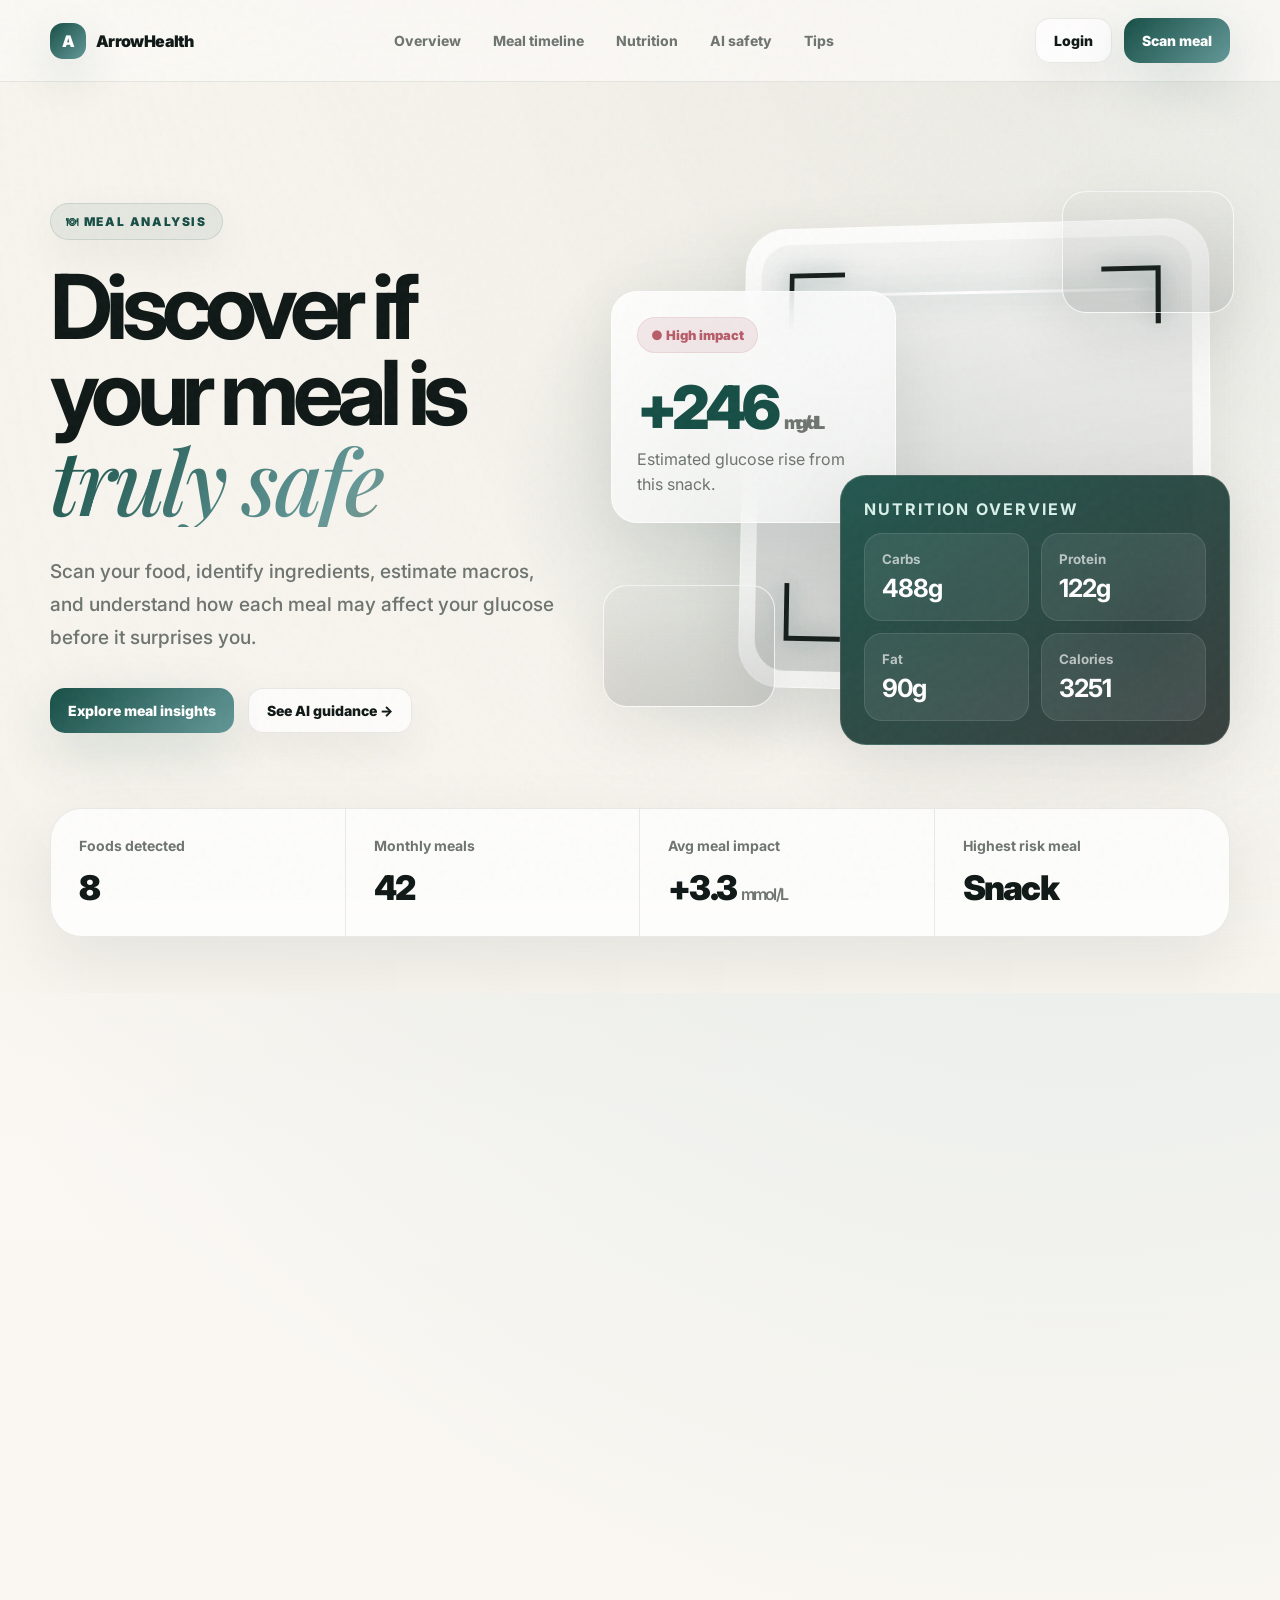
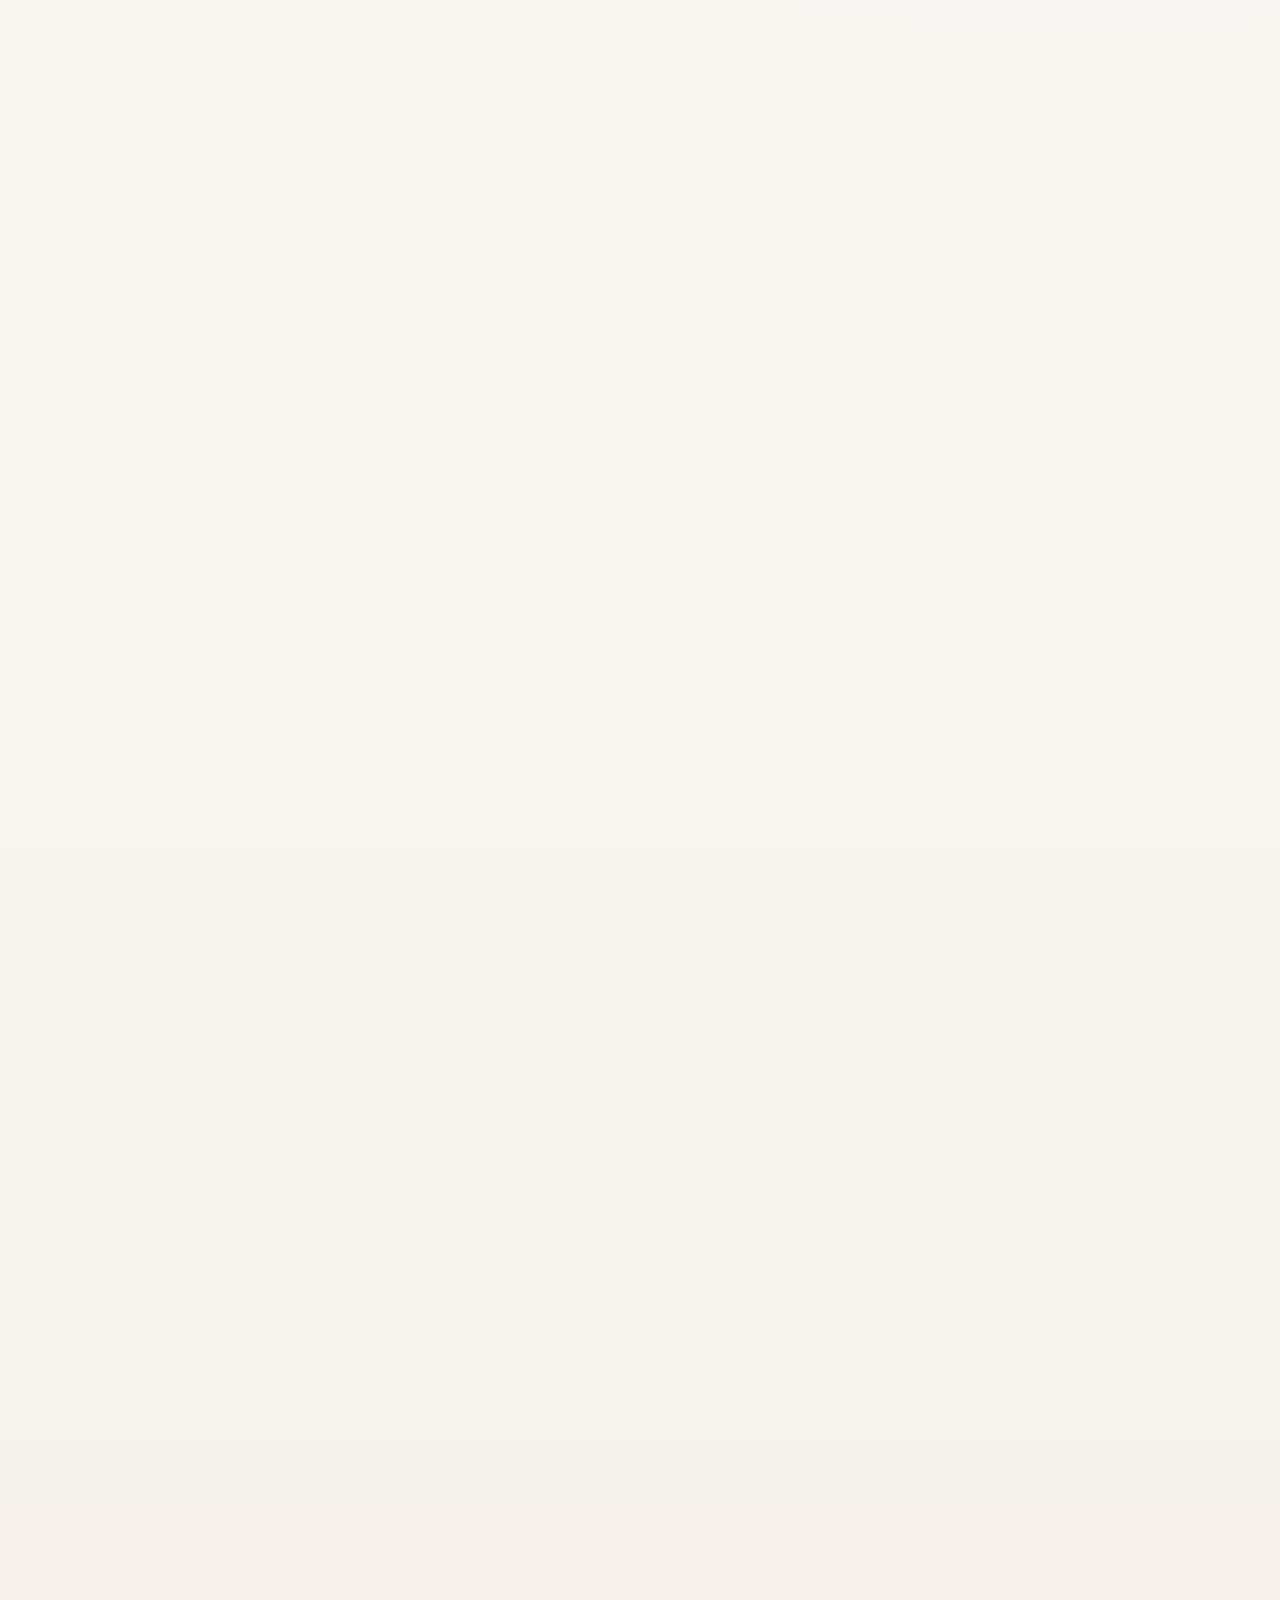
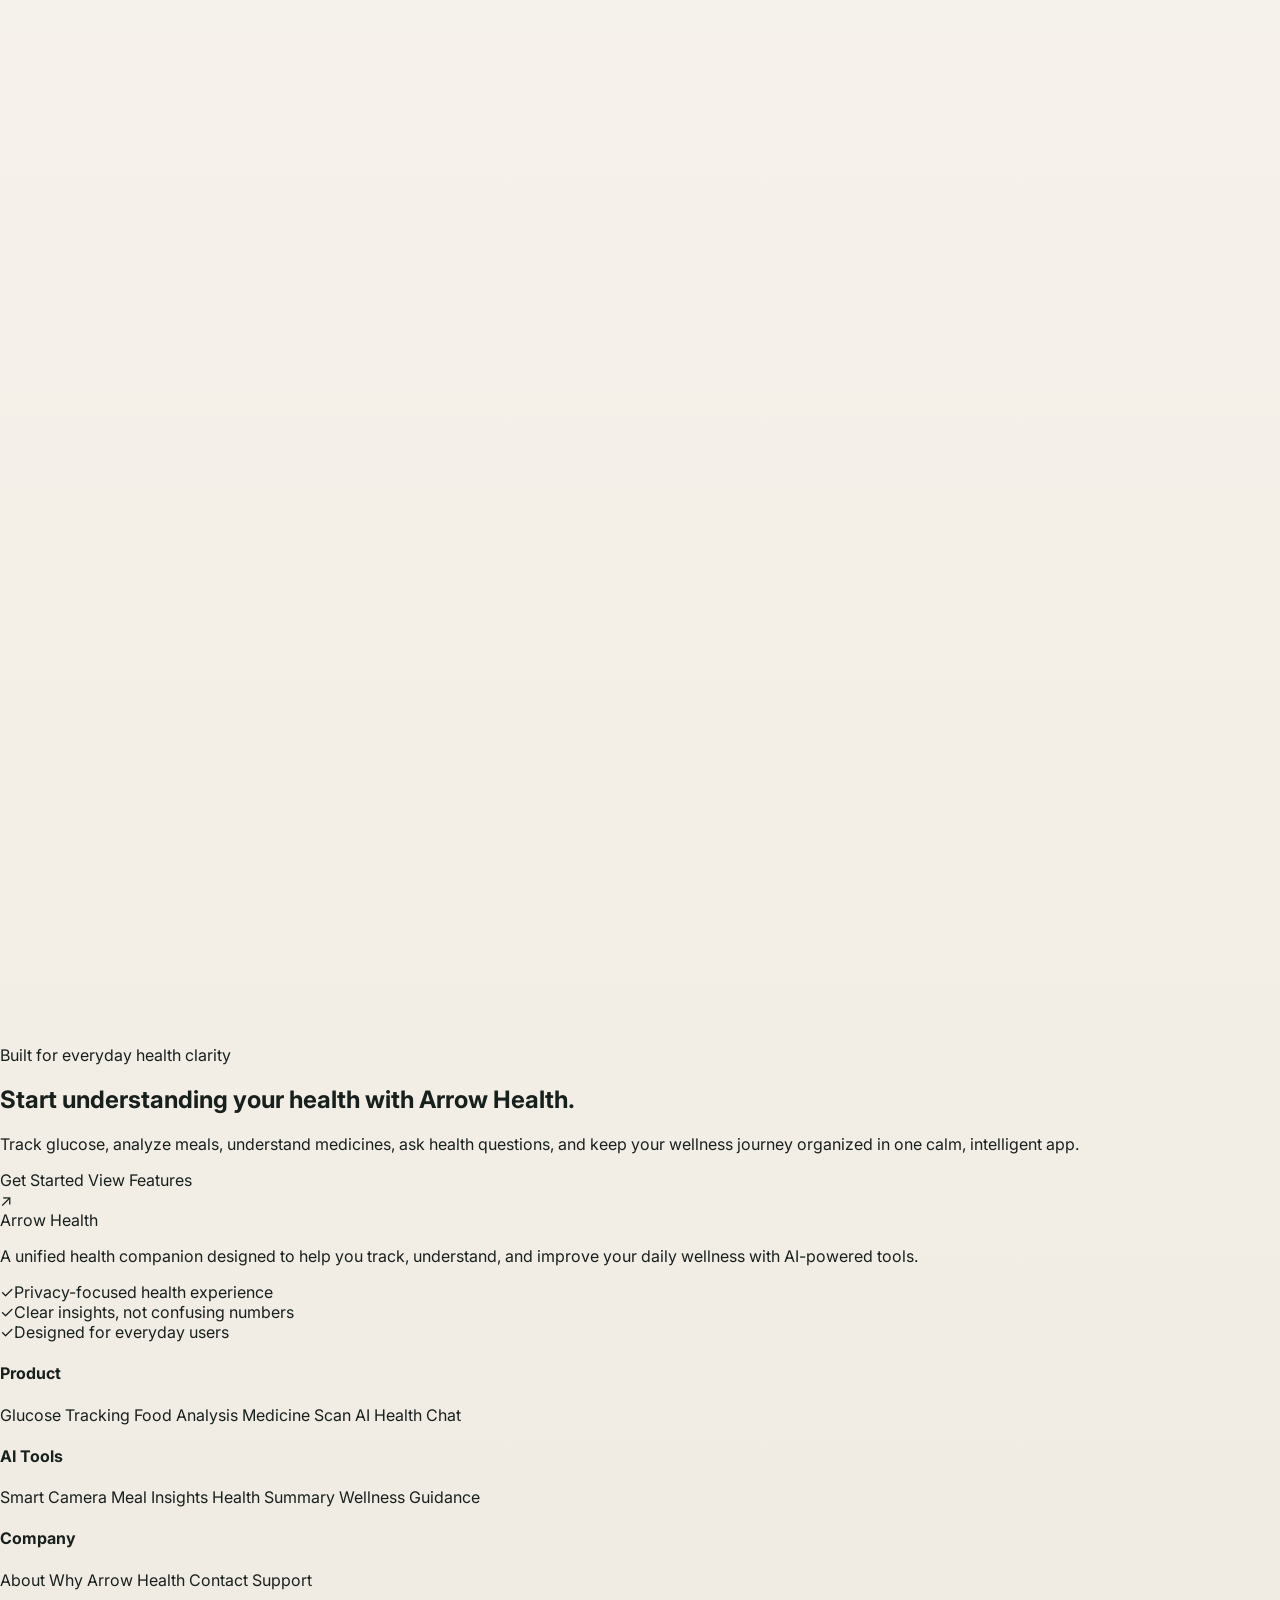
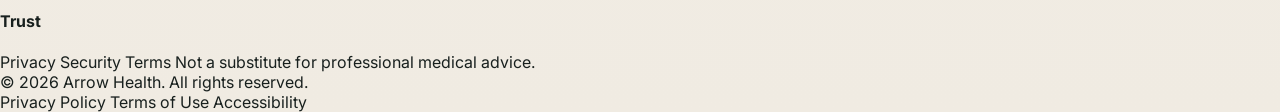
<file: new_meal.html>
<!DOCTYPE html>
<html lang="en">
<head>
  <meta charset="UTF-8" />
  <meta name="viewport" content="width=device-width, initial-scale=1.0" />
  <title>ArrowHealth — Meal Safety</title>
  <link rel="preconnect" href="https://fonts.googleapis.com">
  <link rel="preconnect" href="https://fonts.gstatic.com" crossorigin>
  <link href="https://fonts.googleapis.com/css2?family=Inter:wght@400;500;600;700;800;900&family=Playfair+Display:ital,wght@1,500;1,600&display=swap" rel="stylesheet">
  <style>
    :root {
      /* Arrow Health Original Premium Palette */
      --bg-main: #F8F5EF;
      --bg-soft: #FCFAF7;
      --surface: #FFFFFF;
      --text-main: #18201E;
      --text-muted: #6E746F;
      --border-soft: rgba(24, 32, 30, 0.09);

      /* Brand Colors */
      --brand-primary: #164E45;
      --brand-secondary: #A9855A;
      --brand-dark: #0F1816;
      --brand-glow: rgba(22, 78, 69, 0.16);
      --hero-active-color: #639898;

      /* Muted Service Accents */
      --heart: #B75D69;
      --sleep: #4D5B8C;
      --activity: #B87942;
      --nutrition: #6F8B63;
      --hydration: #6697A7;
      --medicine: #5B9A86;
      --mood: #9A7BA8;
      --reports: #6D7680;
      --score: #B59B4A;

      --radius-lg: 32px;
      --radius-md: 22px;
      --radius-sm: 14px;
      --shadow-soft: 0 24px 70px rgba(15, 24, 22, 0.08);
      --shadow-card: 0 16px 45px rgba(15, 24, 22, 0.06);
    }

    * { box-sizing: border-box; }
    html { scroll-behavior: smooth; }

    body {
      margin: 0;
      font-family: Inter, system-ui, -apple-system, BlinkMacSystemFont, "Segoe UI", sans-serif;
      background:
        radial-gradient(circle at 18% -8%, rgba(184, 121, 66, 0.14), transparent 29%),
        radial-gradient(circle at 84% 8%, rgba(99, 152, 152, 0.17), transparent 28%),
        linear-gradient(180deg, var(--bg-soft) 0%, var(--bg-main) 52%, #F0EBE2 100%);
      color: var(--text-main);
      overflow-x: hidden;
    }

    a { color: inherit; text-decoration: none; }

    .noise {
      position: fixed;
      inset: 0;
      pointer-events: none;
      opacity: 0.035;
      z-index: 30;
      background-image: url("data:image/svg+xml,%3Csvg viewBox='0 0 200 200' xmlns='http://www.w3.org/2000/svg'%3E%3Cfilter id='n'%3E%3CfeTurbulence type='fractalNoise' baseFrequency='0.78' numOctaves='3' stitchTiles='stitch'/%3E%3C/filter%3E%3Crect width='100%25' height='100%25' filter='url(%23n)'/%3E%3C/svg%3E");
    }

    .nav {
      position: fixed;
      inset: 0 0 auto;
      z-index: 20;
      display: flex;
      justify-content: center;
      padding: 18px 22px;
      background: rgba(252, 250, 247, 0.78);
      backdrop-filter: blur(24px);
      border-bottom: 1px solid var(--border-soft);
    }

    .nav-inner {
      width: min(1180px, 100%);
      display: flex;
      align-items: center;
      justify-content: space-between;
      gap: 24px;
    }

    .brand {
      display: flex;
      align-items: center;
      gap: 10px;
      font-weight: 900;
      letter-spacing: -0.04em;
      color: var(--brand-dark);
    }

    .brand-mark {
      width: 36px;
      height: 36px;
      border-radius: 13px;
      display: grid;
      place-items: center;
      background: linear-gradient(135deg, var(--brand-primary), var(--hero-active-color));
      color: #fff;
      box-shadow: 0 18px 46px var(--brand-glow);
    }

    .nav-links {
      display: flex;
      align-items: center;
      gap: 32px;
      color: var(--text-muted);
      font-size: 14px;
      font-weight: 750;
    }

    .nav-links a:hover { color: var(--brand-primary); }
    .nav-actions { display: flex; gap: 12px; }

    .btn {
      border: 1px solid var(--border-soft);
      background: rgba(255,255,255,.72);
      color: var(--brand-dark);
      border-radius: 15px;
      padding: 13px 18px;
      display: inline-flex;
      align-items: center;
      justify-content: center;
      gap: 10px;
      font-size: 14px;
      font-weight: 850;
      cursor: pointer;
      box-shadow: var(--shadow-card);
      transition: transform .25s ease, background .25s ease, box-shadow .25s ease;
    }

    .btn:hover {
      transform: translateY(-2px);
      background: var(--surface);
      box-shadow: 0 22px 60px rgba(15, 24, 22, .1);
    }

    .btn-primary {
      color: #fff;
      background: linear-gradient(135deg, var(--brand-primary), var(--hero-active-color));
      border: 0;
      box-shadow: 0 18px 54px var(--brand-glow);
    }

    .btn-gold {
      color: #fff;
      background: linear-gradient(135deg, var(--brand-secondary), #7C5A37);
      border: 0;
      box-shadow: 0 18px 46px rgba(169,133,90,.2);
    }

    .hero {
      position: relative;
      min-height: 910px;
      padding: 128px 22px 56px;
      display: flex;
      justify-content: center;
      overflow: hidden;
    }

    .hero::before {
      content: "";
      position: absolute;
      inset: 0;
      background:
        linear-gradient(90deg, rgba(248,245,239,.98) 0%, rgba(248,245,239,.84) 34%, rgba(248,245,239,.45) 64%, rgba(248,245,239,.20) 100%),
        linear-gradient(180deg, rgba(248,245,239,0) 0%, rgba(248,245,239,.96) 96%),
        url("https://images.unsplash.com/photo-1540189549336-e6e99c3679fe?auto=format&fit=crop&w=2300&q=86") center right / cover;
      opacity: .96;
      transform: scale(1.02);
    }

    .hero::after {
      content: "";
      position: absolute;
      inset: 0;
      background: radial-gradient(circle at 61% 48%, rgba(22,78,69,.16), transparent 30%);
      pointer-events: none;
    }

    .hero-inner {
      width: min(1180px, 100%);
      position: relative;
      z-index: 2;
    }

    .hero-grid {
      display: grid;
      grid-template-columns: .9fr 1.1fr;
      gap: 54px;
      align-items: center;
      min-height: 680px;
    }

    .eyebrow {
      display: inline-flex;
      align-items: center;
      gap: 10px;
      color: var(--brand-primary);
      background: rgba(22,78,69,.08);
      border: 1px solid rgba(22,78,69,.12);
      padding: 10px 15px;
      border-radius: 999px;
      font-size: 12px;
      font-weight: 900;
      letter-spacing: .15em;
      text-transform: uppercase;
      margin-bottom: 24px;
      box-shadow: var(--shadow-card);
    }

    h1 {
      margin: 0;
      font-size: clamp(50px, 7vw, 92px);
      line-height: .96;
      letter-spacing: -.075em;
      max-width: 760px;
      color: var(--brand-dark);
    }

    .accent {
      display: block;
      color: transparent;
      background: linear-gradient(135deg, var(--brand-primary), var(--hero-active-color) 58%, var(--brand-secondary));
      -webkit-background-clip: text;
      background-clip: text;
    }

    .italic {
      font-family: "Playfair Display", serif;
      font-style: italic;
      font-weight: 500;
      letter-spacing: -.04em;
    }

    .hero-copy {
      color: var(--text-muted);
      font-size: 19px;
      line-height: 1.75;
      max-width: 560px;
      margin: 28px 0 34px;
      font-weight: 520;
    }

    .hero-actions { display: flex; flex-wrap: wrap; gap: 14px; }

    .scan-stage {
      position: relative;
      min-height: 590px;
      perspective: 1200px;
    }

    .food-frame {
      position: absolute;
      right: 4%;
      top: 8%;
      width: 470px;
      height: 470px;
      border-radius: 42px;
      padding: 16px;
      background: linear-gradient(145deg, rgba(255,255,255,.86), rgba(255,255,255,.48));
      border: 1px solid rgba(255,255,255,.72);
      box-shadow: var(--shadow-soft);
      transform: rotateY(-8deg) rotateX(4deg);
      animation: hoverPlate 7s ease-in-out infinite;
      overflow: hidden;
    }

    .food-image {
      height: 100%;
      border-radius: 31px;
      background:
        linear-gradient(180deg, rgba(15,24,22,.04), rgba(15,24,22,.16)),
        url("https://images.unsplash.com/photo-1546069901-ba9599a7e63c?auto=format&fit=crop&w=1500&q=86") center / cover;
      position: relative;
      overflow: hidden;
    }

    .food-mini-image {
      position: absolute;
      width: 172px;
      height: 122px;
      border-radius: 24px;
      overflow: hidden;
      border: 1px solid rgba(255,255,255,.78);
      box-shadow: var(--shadow-soft);
      background-size: cover;
      background-position: center;
      animation: miniFloat 6.5s ease-in-out infinite;
    }

    .food-mini-image.one {
      right: -4px;
      top: 18px;
      background-image:
        linear-gradient(180deg, rgba(15,24,22,.02), rgba(15,24,22,.12)),
        url("https://images.unsplash.com/photo-1512621776951-a57141f2eefd?auto=format&fit=crop&w=900&q=86");
    }

    .food-mini-image.two {
      left: -8px;
      bottom: 56px;
      background-image:
        linear-gradient(180deg, rgba(15,24,22,.02), rgba(15,24,22,.15)),
        url("https://images.unsplash.com/photo-1490645935967-10de6ba17061?auto=format&fit=crop&w=900&q=86");
      animation-delay: -2.2s;
    }

    .scan-corner {
      position: absolute;
      width: 58px;
      height: 58px;
      border-color: rgba(255,255,255,.95);
      filter: drop-shadow(0 0 12px rgba(22,78,69,.48));
    }
    .scan-corner.tl { top: 30px; left: 30px; border-top: 5px solid; border-left: 5px solid; }
    .scan-corner.tr { top: 30px; right: 30px; border-top: 5px solid; border-right: 5px solid; }
    .scan-corner.bl { bottom: 30px; left: 30px; border-bottom: 5px solid; border-left: 5px solid; }
    .scan-corner.br { bottom: 30px; right: 30px; border-bottom: 5px solid; border-right: 5px solid; }

    .scan-line {
      position: absolute;
      left: 7%;
      right: 7%;
      height: 3px;
      top: 12%;
      border-radius: 999px;
      background: linear-gradient(90deg, transparent, rgba(255,255,255,.95), transparent);
      box-shadow: 0 0 30px rgba(22,78,69,.55);
      animation: scanMove 3.4s ease-in-out infinite;
    }

    .floating {
      position: absolute;
      border-radius: 26px;
      border: 1px solid rgba(255,255,255,.72);
      backdrop-filter: blur(26px);
      background: linear-gradient(145deg, rgba(255,255,255,.88), rgba(255,255,255,.52));
      color: var(--brand-dark);
      box-shadow: var(--shadow-soft);
      animation: float 7s ease-in-out infinite;
    }

    .risk-card {
      left: 0;
      top: 20%;
      width: 285px;
      padding: 25px;
      animation-delay: -1.4s;
    }

    .risk-card .big {
      font-size: 60px;
      letter-spacing: -.07em;
      font-weight: 900;
      margin: 18px 0 4px;
      color: var(--brand-primary);
    }

    .risk-card .big span { font-size: 18px; color: var(--text-muted); }

    .risk-pill {
      display: inline-flex;
      align-items: center;
      gap: 8px;
      padding: 9px 13px;
      border-radius: 999px;
      background: rgba(183,93,105,.12);
      color: var(--heart);
      font-size: 13px;
      font-weight: 900;
      border: 1px solid rgba(183,93,105,.12);
    }

    .macro-card {
      right: 0;
      bottom: 3%;
      width: 390px;
      padding: 23px;
      color: #fff;
      background: linear-gradient(145deg, rgba(22,78,69,.94), rgba(15,24,22,.82));
      border-color: rgba(255,255,255,.14);
      animation-delay: -3s;
    }

    .macro-grid {
      display: grid;
      grid-template-columns: repeat(2, 1fr);
      gap: 12px;
      margin-top: 14px;
    }

    .macro {
      padding: 17px;
      border-radius: 18px;
      background: rgba(255,255,255,.08);
      border: 1px solid rgba(255,255,255,.1);
    }

    .macro small { display: block; color: rgba(255,255,255,.65); font-weight: 700; margin-bottom: 6px; }
    .macro strong { font-size: 25px; letter-spacing: -.04em; }

    .hero-summary {
      display: grid;
      grid-template-columns: repeat(4, 1fr);
      border-radius: var(--radius-lg);
      background: rgba(255,255,255,.78);
      border: 1px solid var(--border-soft);
      box-shadow: var(--shadow-soft);
      overflow: hidden;
      backdrop-filter: blur(20px);
    }

    .summary-item {
      padding: 28px;
      border-right: 1px solid var(--border-soft);
    }
    .summary-item:last-child { border-right: 0; }
    .summary-label { color: var(--text-muted); font-size: 14px; margin-bottom: 13px; font-weight: 700; }
    .summary-value { font-size: 34px; font-weight: 900; letter-spacing: -.05em; color: var(--brand-dark); }
    .summary-value small { font-size: 16px; color: var(--text-muted); font-weight: 600; }

    section {
      position: relative;
      z-index: 2;
      display: flex;
      justify-content: center;
      padding: 90px 22px;
    }

    .section-inner { width: min(1180px, 100%); }

    .section-kicker {
      color: var(--brand-primary);
      font-size: 12px;
      font-weight: 900;
      letter-spacing: .17em;
      text-transform: uppercase;
      margin-bottom: 15px;
    }

    .section-title {
      margin: 0;
      font-size: clamp(36px, 4.8vw, 66px);
      line-height: 1.04;
      letter-spacing: -.065em;
      max-width: 770px;
      color: var(--brand-dark);
    }

    .section-copy {
      color: var(--text-muted);
      line-height: 1.75;
      font-size: 17px;
      max-width: 540px;
      font-weight: 520;
    }

    .glass {
      border-radius: var(--radius-lg);
      border: 1px solid var(--border-soft);
      background: rgba(255,255,255,.74);
      backdrop-filter: blur(22px);
      box-shadow: var(--shadow-card);
    }

    .timeline-grid {
      display: grid;
      grid-template-columns: .86fr 1.14fr;
      gap: 36px;
      align-items: start;
    }

    .timeline-list {
      display: grid;
      gap: 16px;
      margin-top: 34px;
    }

    .meal-row {
      display: grid;
      grid-template-columns: 72px 1fr auto;
      gap: 18px;
      align-items: center;
      padding: 18px;
      border-radius: 22px;
      background: rgba(255,255,255,.70);
      border: 1px solid var(--border-soft);
      box-shadow: var(--shadow-card);
      transform: translateX(0);
      transition: transform .25s ease, background .25s ease, box-shadow .25s ease;
    }
    .meal-row:hover { transform: translateX(8px); background: var(--surface); box-shadow: var(--shadow-soft); }

    .meal-time {
      width: 58px;
      height: 58px;
      border-radius: 18px;
      display: grid;
      place-items: center;
      background: rgba(22,78,69,.09);
      color: var(--brand-primary);
      font-size: 13px;
      font-weight: 900;
    }

    .meal-row h3 { margin: 0 0 5px; font-size: 19px; color: var(--brand-dark); }
    .meal-row p { margin: 0; color: var(--text-muted); font-size: 14px; }

    .impact {
      padding: 9px 12px;
      border-radius: 999px;
      background: rgba(169,133,90,.14);
      color: #7F5F3E;
      font-weight: 900;
      font-size: 13px;
      white-space: nowrap;
    }
    .impact.low { color: var(--nutrition); background: rgba(111,139,99,.13); }
    .impact.high { color: var(--heart); background: rgba(183,93,105,.12); }

    .monthly-panel { padding: 30px; }

    .month-head {
      display: flex;
      justify-content: space-between;
      gap: 20px;
      align-items: center;
      margin-bottom: 22px;
    }
    .month-head h3 { margin: 0; font-size: 28px; letter-spacing: -.04em; color: var(--brand-dark); }
    .month-head span { color: var(--text-muted); }

    .month-chart {
      height: 300px;
      border-radius: 24px;
      background:
        linear-gradient(180deg, rgba(22,78,69,.12), rgba(22,78,69,.02)),
        repeating-linear-gradient(to bottom, transparent, transparent 58px, rgba(24,32,30,.05) 59px);
      position: relative;
      overflow: hidden;
    }
    .month-chart svg { position: absolute; inset: 0; width: 100%; height: 100%; }

    .chart-labels {
      display: grid;
      grid-template-columns: repeat(4, 1fr);
      gap: 12px;
      margin-top: 18px;
    }

    .chart-label {
      padding: 17px;
      border-radius: 17px;
      background: rgba(252,250,247,.74);
      color: var(--text-muted);
      border: 1px solid var(--border-soft);
    }
    .chart-label strong { display: block; color: var(--brand-dark); font-size: 24px; margin-bottom: 2px; }

    .analysis-board {
      padding: 34px;
      margin-top: 38px;
      display: grid;
      grid-template-columns: repeat(4, 1fr);
      gap: 16px;
    }

    .analysis-card {
      min-height: 205px;
      border-radius: 23px;
      padding: 23px;
      background: rgba(252,250,247,.72);
      border: 1px solid var(--border-soft);
      position: relative;
      overflow: hidden;
    }
    .analysis-card::after {
      content: "";
      position: absolute;
      inset: auto -30% -35% auto;
      width: 120px;
      height: 120px;
      border-radius: 50%;
      background: rgba(22,78,69,.09);
    }
    .analysis-card h3 { margin: 14px 0 10px; font-size: 20px; color: var(--brand-dark); }
    .analysis-card p { color: var(--text-muted); line-height: 1.6; margin: 0; font-size: 14px; }

    .icon-bubble {
      width: 44px;
      height: 44px;
      display: grid;
      place-items: center;
      border-radius: 16px;
      background: rgba(22,78,69,.09);
      color: var(--brand-primary);
      font-size: 22px;
    }

    .safety-section { padding-top: 50px; }

    .safety-grid {
      display: grid;
      grid-template-columns: 1fr 1fr;
      gap: 24px;
      margin-top: 36px;
    }

    .safety-card {
      min-height: 420px;
      border-radius: var(--radius-lg);
      overflow: hidden;
      position: relative;
      border: 1px solid var(--border-soft);
      box-shadow: var(--shadow-soft);
      background: var(--brand-dark);
    }

    .safety-card.photo {
      background:
        linear-gradient(180deg, rgba(15,24,22,.04), rgba(15,24,22,.76)),
        url("https://images.unsplash.com/photo-1556911220-bff31c812dba?auto=format&fit=crop&w=1400&q=86") center / cover;
    }

    .safety-card.second-photo {
      margin-top: 18px;
      min-height: 220px;
      background:
        linear-gradient(180deg, rgba(15,24,22,.02), rgba(15,24,22,.68)),
        url("https://images.unsplash.com/photo-1498837167922-ddd27525d352?auto=format&fit=crop&w=1400&q=86") center / cover;
    }

    .safety-content {
      position: absolute;
      inset: auto 28px 28px;
      padding: 26px;
      border-radius: 25px;
      background: rgba(255,255,255,.82);
      color: var(--brand-dark);
      backdrop-filter: blur(18px);
    }
    .safety-content h3 { margin: 0 0 10px; font-size: 28px; letter-spacing: -.05em; }
    .safety-content p { margin: 0; line-height: 1.6; color: var(--text-muted); }

    .recommend-card { padding: 34px; }
    .recommend-card h3 { margin: 0 0 18px; font-size: 32px; letter-spacing: -.05em; color: var(--brand-dark); }

    .recommend-list { display: grid; gap: 14px; margin-top: 24px; }
    .recommend-item {
      display: grid;
      grid-template-columns: 42px 1fr;
      gap: 14px;
      padding: 17px;
      border-radius: 18px;
      background: rgba(252,250,247,.74);
      border: 1px solid var(--border-soft);
    }
    .recommend-item strong { display: block; margin-bottom: 4px; color: var(--brand-dark); }
    .recommend-item span { color: var(--text-muted); font-size: 14px; line-height: 1.5; }

    .cta {
      padding-top: 10px;
      padding-bottom: 120px;
    }

    .cta-card {
      width: min(1180px, 100%);
      padding: 60px;
      text-align: center;
      border-radius: var(--radius-lg);
      background:
        radial-gradient(circle at 50% 0%, rgba(99,152,152,.18), transparent 34%),
        rgba(255,255,255,.74);
      border: 1px solid var(--border-soft);
      box-shadow: var(--shadow-soft);
    }
    .cta-card h2 {
      margin: 0 auto 18px;
      max-width: 850px;
      font-size: clamp(36px, 4.8vw, 66px);
      line-height: 1.04;
      letter-spacing: -.065em;
      color: var(--brand-dark);
    }
    .cta-card p { color: var(--text-muted); line-height: 1.75; max-width: 650px; margin: 0 auto 30px; }

    .reveal { opacity: 0; transform: translateY(24px); animation: reveal .9s ease forwards; }
    .delay-1 { animation-delay: .12s; }
    .delay-2 { animation-delay: .24s; }
    .delay-3 { animation-delay: .36s; }

    @keyframes reveal { to { opacity: 1; transform: translateY(0); } }
    @keyframes float { 0%,100% { transform: translateY(0); } 50% { transform: translateY(-17px); } }
    @keyframes hoverPlate {
      0%,100% { transform: rotateY(-8deg) rotateX(4deg) translateY(0); }
      50% { transform: rotateY(-5deg) rotateX(3deg) translateY(-16px); }
    }
    @keyframes miniFloat {
      0%,100% { transform: translateY(0) rotate(0deg); }
      50% { transform: translateY(-12px) rotate(-2deg); }
    }
    @keyframes scanMove {
      0%,100% { top: 12%; opacity: .2; }
      18% { opacity: 1; }
      50% { top: 82%; opacity: 1; }
      82% { opacity: 1; }
    }

    @media (max-width: 980px) {
      .nav-links { display: none; }
      .hero-grid, .timeline-grid, .safety-grid { grid-template-columns: 1fr; }
      .hero { padding-top: 110px; min-height: auto; }
      .scan-stage { min-height: 620px; }
      .food-frame { right: 0; left: 50%; transform: translateX(-50%); width: min(470px, 100%); }
      .risk-card { top: 4%; }
      .macro-card { right: 2%; bottom: 0; }
      .hero-summary, .analysis-board { grid-template-columns: repeat(2, 1fr); }
    }
    @media (max-width: 768px) {
      /* ── Analysis board → horizontal scroll cards ── */
      .analysis-board {
        display: flex !important;
        flex-direction: row !important;
        width: 100% !important;
        min-width: 0 !important;
        box-sizing: border-box !important;
        overflow-x: auto !important;
        scroll-snap-type: none !important;
        scroll-behavior: auto !important;
        gap: 14px !important;
        padding: 20px 18px !important;
        margin-top: 24px !important;
        scrollbar-width: none !important;
      }
      .analysis-board::-webkit-scrollbar { display: none; }
      .analysis-card {
        flex: 0 0 210px !important;
        min-width: 210px !important;
        min-height: auto !important;
        padding: 20px !important;
        border-radius: 20px !important;
      }
      .analysis-card h3 { font-size: 16px !important; margin: 12px 0 8px !important; }
      .analysis-card p  { font-size: 13px !important; }
    }

    @media (max-width: 640px) {
      .nav-actions .btn:first-child { display: none; }
      .hero-summary, .macro-grid, .chart-labels { grid-template-columns: 1fr; }
      .summary-item { border-right: 0; border-bottom: 1px solid var(--border-soft); }
      .scan-stage { display: none; }
      .hero-grid { min-height: auto; }
      h1 { font-size: 54px; }
      .meal-row { grid-template-columns: 1fr; }
      .cta-card { padding: 34px 22px; }
    }
  </style>
  <link rel="stylesheet" href="scroll-reveal.css">
</head>
<body>
  <div class="noise"></div>

  <header class="nav">
    <div class="nav-inner">
      <a class="brand" href="index.html">
        <span class="brand-mark">A</span>
        <span>ArrowHealth</span>
      </a>
      <nav class="nav-links">
        <a href="#overview">Overview</a>
        <a href="#timeline">Meal timeline</a>
        <a href="#analysis">Nutrition</a>
        <a href="#safety">AI safety</a>
        <a href="#tips">Tips</a>
      </nav>
      <div class="nav-actions">
        <a class="btn" href="#">Login</a>
        <a class="btn btn-primary" href="#overview">Scan meal</a>
      </div>
    </div>
  </header>

  <main>
    <section class="hero" id="overview">
      <div class="hero-inner">
        <div class="hero-grid">
          <div>
            <div class="eyebrow reveal">🍽 Meal Analysis</div>
            <h1 class="reveal delay-1">
              Discover if your meal is
              <span class="accent"><span class="italic">truly safe</span></span>
            </h1>
            <p class="hero-copy reveal delay-2">
              Scan your food, identify ingredients, estimate macros, and understand how each meal may affect your glucose before it surprises you.
            </p>
            <div class="hero-actions reveal delay-3">
              <a href="#timeline" class="btn btn-primary">Explore meal insights</a>
              <a href="#safety" class="btn">See AI guidance →</a>
            </div>
          </div>

          <div class="scan-stage" aria-hidden="true">
            <div class="food-frame">
              <div class="food-image">
                <div class="scan-line"></div>
                <div class="scan-corner tl"></div>
                <div class="scan-corner tr"></div>
                <div class="scan-corner bl"></div>
                <div class="scan-corner br"></div>
              </div>
            </div>

            <div class="food-mini-image one"></div>
            <div class="food-mini-image two"></div>

            <div class="floating risk-card">
              <div class="risk-pill">● High impact</div>
              <div class="big">+246 <span>mg/dL</span></div>
              <p style="margin:0;color:var(--text-muted);line-height:1.55;">Estimated glucose rise from this snack.</p>
            </div>

            <div class="floating macro-card">
              <strong style="letter-spacing:.12em;text-transform:uppercase;color:#D8F0EA;">Nutrition overview</strong>
              <div class="macro-grid">
                <div class="macro"><small>Carbs</small><strong>488g</strong></div>
                <div class="macro"><small>Protein</small><strong>122g</strong></div>
                <div class="macro"><small>Fat</small><strong>90g</strong></div>
                <div class="macro"><small>Calories</small><strong>3251</strong></div>
              </div>
            </div>
          </div>
        </div>

        <div class="hero-summary reveal delay-3">
          <div class="summary-item">
            <div class="summary-label">Foods detected</div>
            <div class="summary-value">8</div>
          </div>
          <div class="summary-item">
            <div class="summary-label">Monthly meals</div>
            <div class="summary-value">42</div>
          </div>
          <div class="summary-item">
            <div class="summary-label">Avg meal impact</div>
            <div class="summary-value">+3.3 <small>mmol/L</small></div>
          </div>
          <div class="summary-item">
            <div class="summary-label">Highest risk meal</div>
            <div class="summary-value">Snack</div>
          </div>
        </div>
      </div>
    </section>

    <section id="timeline">
      <div class="section-inner timeline-grid">
        <div>
          <div class="section-kicker">Monthly meal memory</div>
          <h2 class="section-title">See what you ate, when you ate it, and how it affected you.</h2>
          <p class="section-copy">The meal section becomes a visual history of your month: breakfast, lunch, dinner, snacks, detected foods, macros, calories, and predicted glucose response.</p>
          <div class="timeline-list">
            <div class="meal-row">
              <div class="meal-time">8:20<br>AM</div>
              <div><h3>Before Breakfast</h3><p>Oats, banana, milk · 420 kcal</p></div>
              <div class="impact low">+1.2 mmol/L</div>
            </div>
            <div class="meal-row">
              <div class="meal-time">1:15<br>PM</div>
              <div><h3>After Lunch</h3><p>Rice, beef curry, vegetables · 860 kcal</p></div>
              <div class="impact">+3.3 mmol/L</div>
            </div>
            <div class="meal-row">
              <div class="meal-time">5:40<br>PM</div>
              <div><h3>Snack</h3><p>Khichuri, pulao, beef bhuna · 3251 kcal</p></div>
              <div class="impact high">+246 mg/dL</div>
            </div>
            <div class="meal-row">
              <div class="meal-time">9:05<br>PM</div>
              <div><h3>Dinner</h3><p>Grilled fish, salad, lentils · 610 kcal</p></div>
              <div class="impact low">+1.7 mmol/L</div>
            </div>
          </div>
        </div>

        <div class="glass monthly-panel">
          <div class="month-head">
            <div>
              <h3>May 2026</h3>
              <span>42 meals scanned · 10 high impact meals</span>
            </div>
            <a class="btn" href="#">Export PDF</a>
          </div>
          <div class="month-chart">
            <svg viewBox="0 0 600 300" preserveAspectRatio="none">
              <path pathLength="100" d="M0 210 C45 175 70 120 112 134 S190 238 236 166 S302 68 354 98 S430 224 482 154 S552 102 600 68" fill="none" stroke="#164E45" stroke-width="7" stroke-linecap="round"/>
              <path d="M0 210 C45 175 70 120 112 134 S190 238 236 166 S302 68 354 98 S430 224 482 154 S552 102 600 68 L600 300 L0 300 Z" fill="rgba(22,78,69,.12)"/>
              <circle cx="354" cy="98" r="10" fill="#F8F5EF" stroke="#A9855A" stroke-width="6"/>
              <circle cx="600" cy="68" r="10" fill="#F8F5EF" stroke="#164E45" stroke-width="6"/>
            </svg>
          </div>
          <div class="chart-labels">
            <div class="chart-label"><strong>18</strong>Balanced</div>
            <div class="chart-label"><strong>14</strong>Medium</div>
            <div class="chart-label"><strong>10</strong>High impact</div>
            <div class="chart-label"><strong>7</strong>Skipped logs</div>
          </div>
        </div>
      </div>
    </section>

    <section id="analysis">
      <div class="section-inner">
        <div class="section-kicker">What your photo becomes</div>
        <h2 class="section-title">From one meal photo to full nutrition intelligence.</h2>
        <p class="section-copy">This page should feel less like a form and more like an AI-powered meal report that explains the “why” behind every number.</p>
        <div class="glass analysis-board">
          <div class="analysis-card">
            <div class="icon-bubble">▦</div>
            <h3>Detected items</h3>
            <p>Automatically identify foods such as dal khichuri, pulao rice, beef curry, onion, lime, and chili.</p>
          </div>
          <div class="analysis-card">
            <div class="icon-bubble">◔</div>
            <h3>Macro breakdown</h3>
            <p>Show carbs, protein, fat, and calories in premium cards with clear color-coded risk.</p>
          </div>
          <div class="analysis-card">
            <div class="icon-bubble">〽</div>
            <h3>Glucose response</h3>
            <p>Estimate expected rise, peak glucose, and whether the meal is low, medium, or high impact.</p>
          </div>
          <div class="analysis-card">
            <div class="icon-bubble">✦</div>
            <h3>AI suggestions</h3>
            <p>Give practical advice like smaller portions, more fiber, walking after meals, or hydration reminders.</p>
          </div>
        </div>
      </div>
    </section>

    <section id="safety" class="safety-section">
      <div class="section-inner">
        <div class="section-kicker">Personalized AI safety</div>
        <h2 class="section-title">Make the result feel helpful, not scary.</h2>
        <div class="safety-grid">
          <div>
            <div class="safety-card photo">
              <div class="safety-content">
                <h3>Know before you eat</h3>
                <p>Use beautiful visual cards to explain meal safety, expected glucose rise, and ingredient-level impact.</p>
              </div>
            </div>
            <div class="safety-card second-photo"></div>
          </div>
          <div class="glass recommend-card">
            <div class="risk-pill">⚠ Health Alert · 100%</div>
            <h3 style="margin-top:22px;">This snack is likely to create a high glucose response.</h3>
            <p class="section-copy">Instead of only warning the user, show clear next steps that feel caring and actionable.</p>
            <div class="recommend-list">
              <div class="recommend-item"><div class="icon-bubble">🥗</div><div><strong>Reduce the portion</strong><span>Try half the rice portion and add more vegetables or salad.</span></div></div>
              <div class="recommend-item"><div class="icon-bubble">🚶</div><div><strong>Move after eating</strong><span>A short walk after this meal may help reduce the spike.</span></div></div>
              <div class="recommend-item"><div class="icon-bubble">💧</div><div><strong>Hydrate well</strong><span>Drink water and avoid adding sugary drinks with this meal.</span></div></div>
            </div>
          </div>
        </div>
      </div>
    </section>

    <section id="tips" class="cta">
      <div class="cta-card">
        <h2>Turn every meal into a smarter health decision.</h2>
        <p>Use this learn-more section to show users how food scanning connects meals, macros, calories, glucose response, and monthly eating habits in one premium story.</p>
        <a href="#overview" class="btn btn-primary">Scan your next meal</a>
      </div>
    </section>
  </main>

  <footer class="arrow-footer">
    <div class="footer-container">
      <div class="footer-top">
        <div>
          <div class="footer-eyebrow">Built for everyday health clarity</div>
          <h2 class="footer-title">Start understanding your health with <span>Arrow Health.</span></h2>
          <p class="footer-description">
            Track glucose, analyze meals, understand medicines, ask health questions, and keep your wellness journey
            organized in one calm, intelligent app.
          </p>
        </div>

        <div class="footer-cta-area">
          <a class="footer-btn primary" href="#">Get Started</a>
          <a class="footer-btn secondary" href="index.html#bento">View Features</a>
        </div>
      </div>

      <div class="footer-main">
        <div class="footer-brand">
          <div class="footer-logo">
            <div class="footer-logo-mark">↗</div>
            <span>Arrow Health</span>
          </div>
          <p>
            A unified health companion designed to help you track, understand, and improve your daily wellness with
            AI-powered tools.
          </p>

          <div class="footer-trust-list">
            <div class="footer-trust-item"><span class="footer-trust-dot">✓</span>Privacy-focused health experience
            </div>
            <div class="footer-trust-item"><span class="footer-trust-dot">✓</span>Clear insights, not confusing numbers
            </div>
            <div class="footer-trust-item"><span class="footer-trust-dot">✓</span>Designed for everyday users</div>
          </div>
        </div>

        <div class="footer-links-grid">
          <div class="footer-col">
            <h4>Product</h4>
            <a href="#">Glucose Tracking</a>
            <a href="#">Food Analysis</a>
            <a href="#">Medicine Scan</a>
            <a href="#">AI Health Chat</a>
          </div>

          <div class="footer-col">
            <h4>AI Tools</h4>
            <a href="#">Smart Camera</a>
            <a href="#">Meal Insights</a>
            <a href="#">Health Summary</a>
            <a href="#">Wellness Guidance</a>
          </div>

          <div class="footer-col">
            <h4>Company</h4>
            <a href="#">About</a>
            <a href="#">Why Arrow Health</a>
            <a href="#">Contact</a>
            <a href="#">Support</a>
          </div>

          <div class="footer-col">
            <h4>Trust</h4>
            <a href="#">Privacy</a>
            <a href="#">Security</a>
            <a href="#">Terms</a>
            <span>Not a substitute for professional medical advice.</span>
          </div>
        </div>
      </div>

      <div class="footer-bottom-bar">
        <div>© 2026 Arrow Health. All rights reserved.</div>
        <div class="footer-bottom-links">
          <a href="#">Privacy Policy</a>
          <a href="#">Terms of Use</a>
          <a href="#">Accessibility</a>
        </div>
      </div>
    </div>
  </footer>
  <script src="scroll-reveal.js"></script>
  <script>
  (function autoScrollCarousels() {
    if (window.innerWidth > 768) return;
    const SPEED = 0.6;
    const scroller = document.querySelector('.analysis-board');
    if (!scroller) return;
    let rafId = null, paused = false, pauseTimer = null, direction = 1, active = false;
    function animate() {
      if (active && !paused) {
        scroller.scrollLeft += SPEED * direction;
        const max = scroller.scrollWidth - scroller.clientWidth;
        if (scroller.scrollLeft >= max - 1) direction = -1;
        else if (scroller.scrollLeft <= 1)  direction =  1;
      }
      rafId = requestAnimationFrame(animate);
    }
    function startAuto() { if (rafId) return; active = true; rafId = requestAnimationFrame(animate); }
    function stopAuto()  { cancelAnimationFrame(rafId); rafId = null; active = false; direction = 1; scroller.scrollLeft = 0; }
    scroller.addEventListener('touchstart', () => { paused = true; clearTimeout(pauseTimer); }, { passive: true });
    scroller.addEventListener('touchend',   () => { clearTimeout(pauseTimer); pauseTimer = setTimeout(() => { paused = false; }, 3000); }, { passive: true });
    new IntersectionObserver((entries) => {
      entries.forEach(e => { e.isIntersecting ? startAuto() : stopAuto(); });
    }, { threshold: 0.1, rootMargin: '0px 0px -20px 0px' }).observe(scroller);
  })();
  </script>
</body>
</html>
</file>
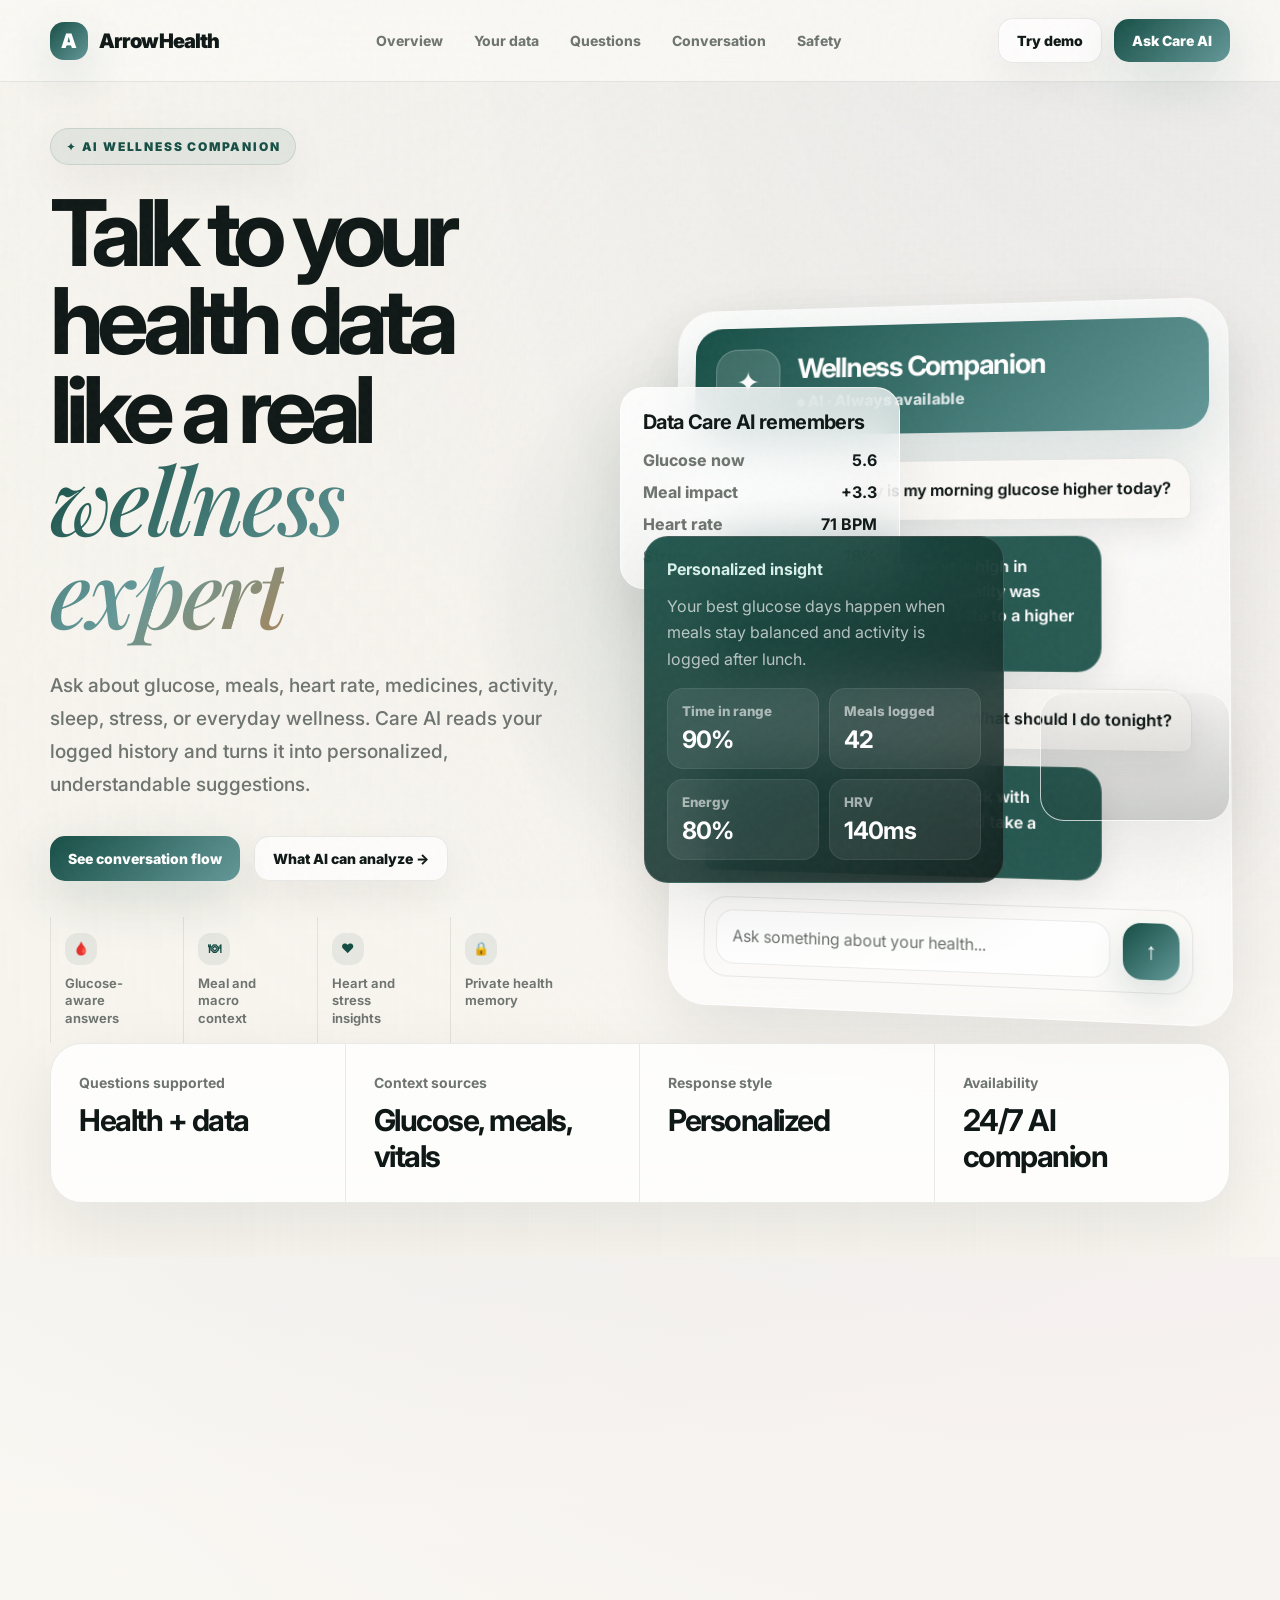
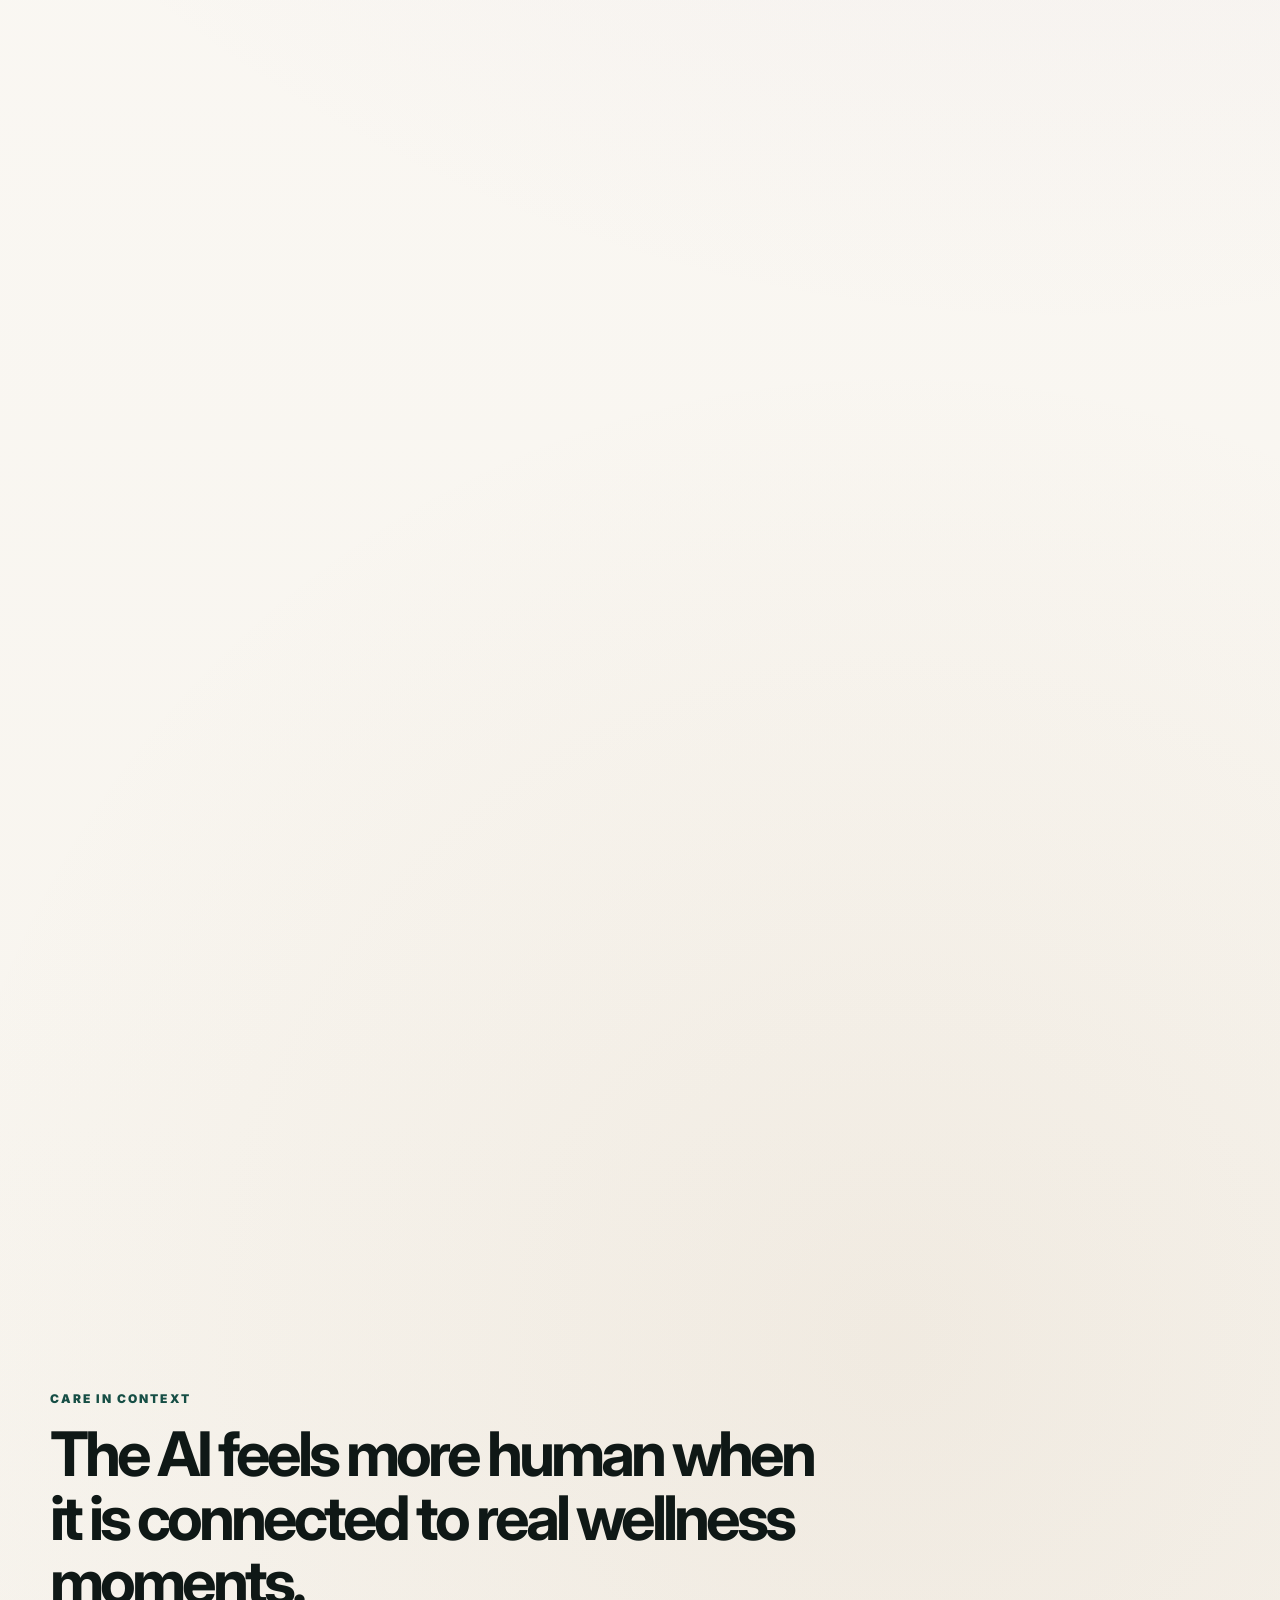
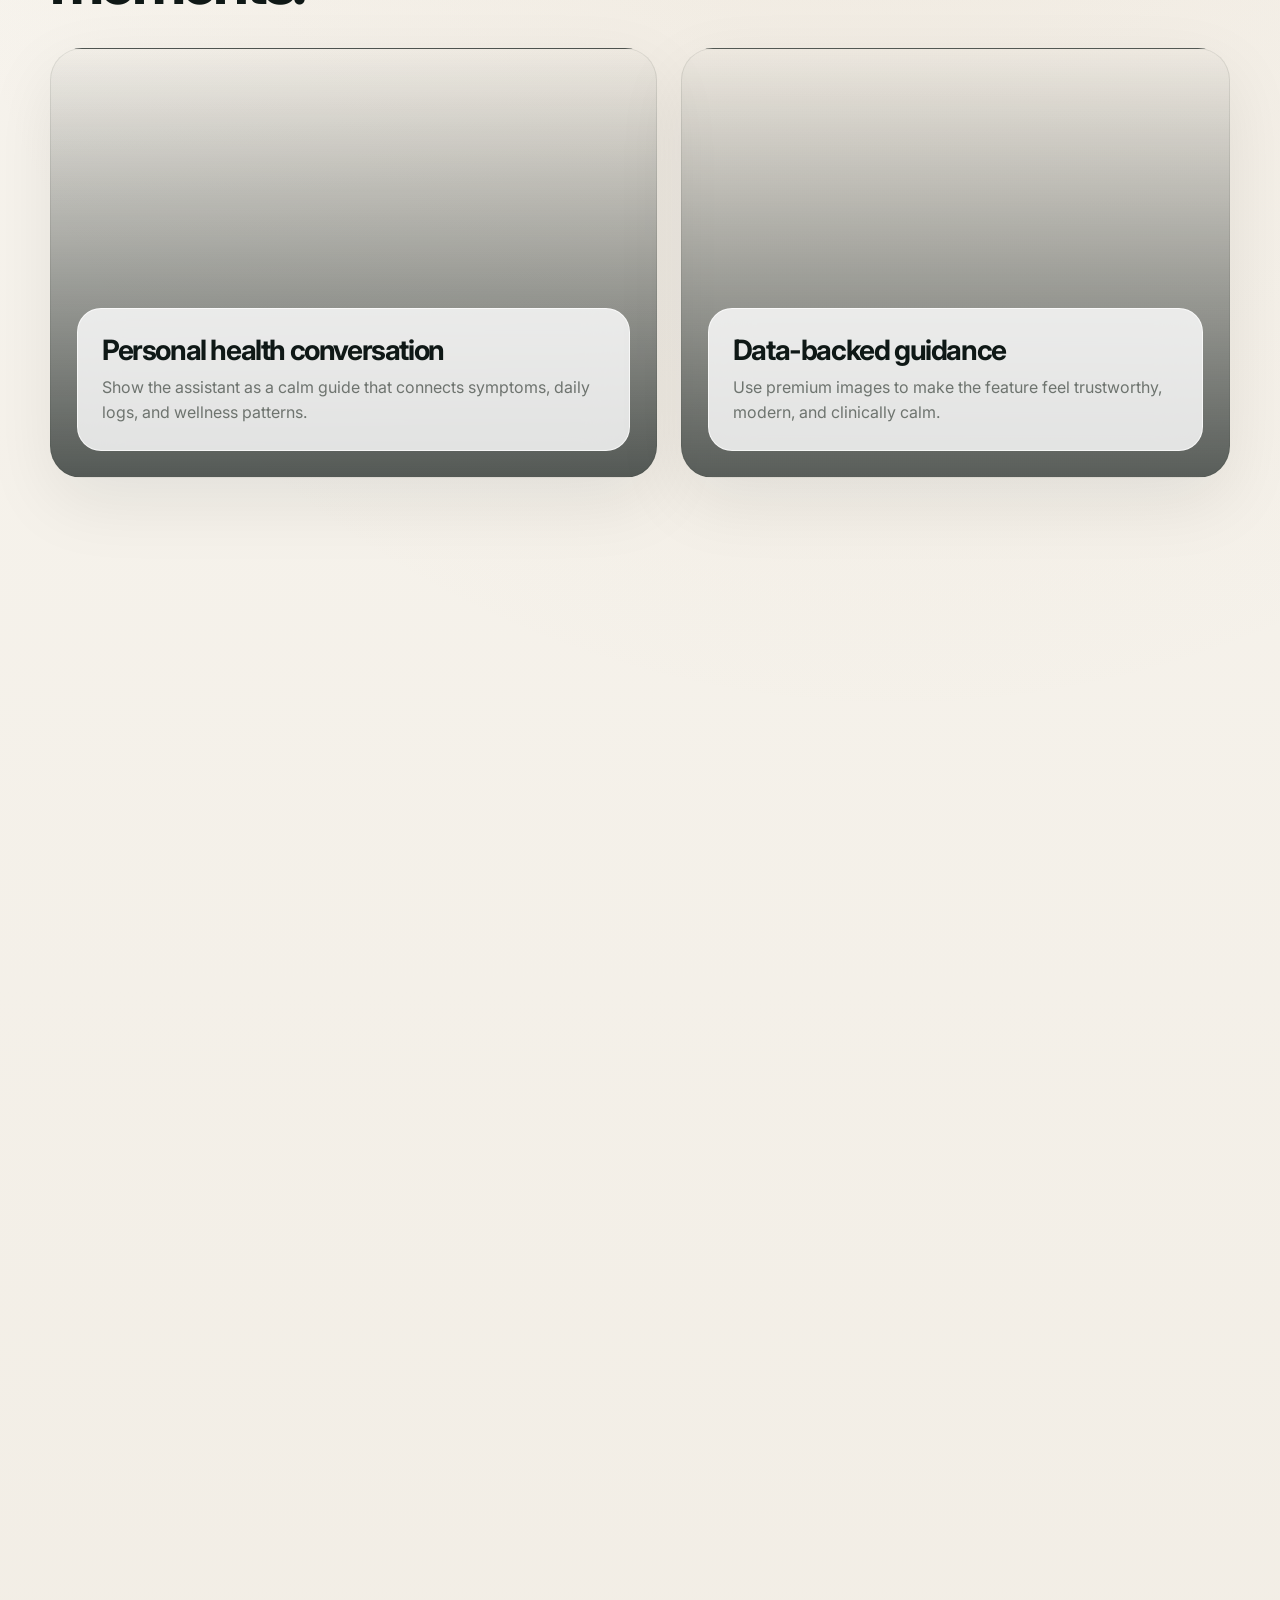
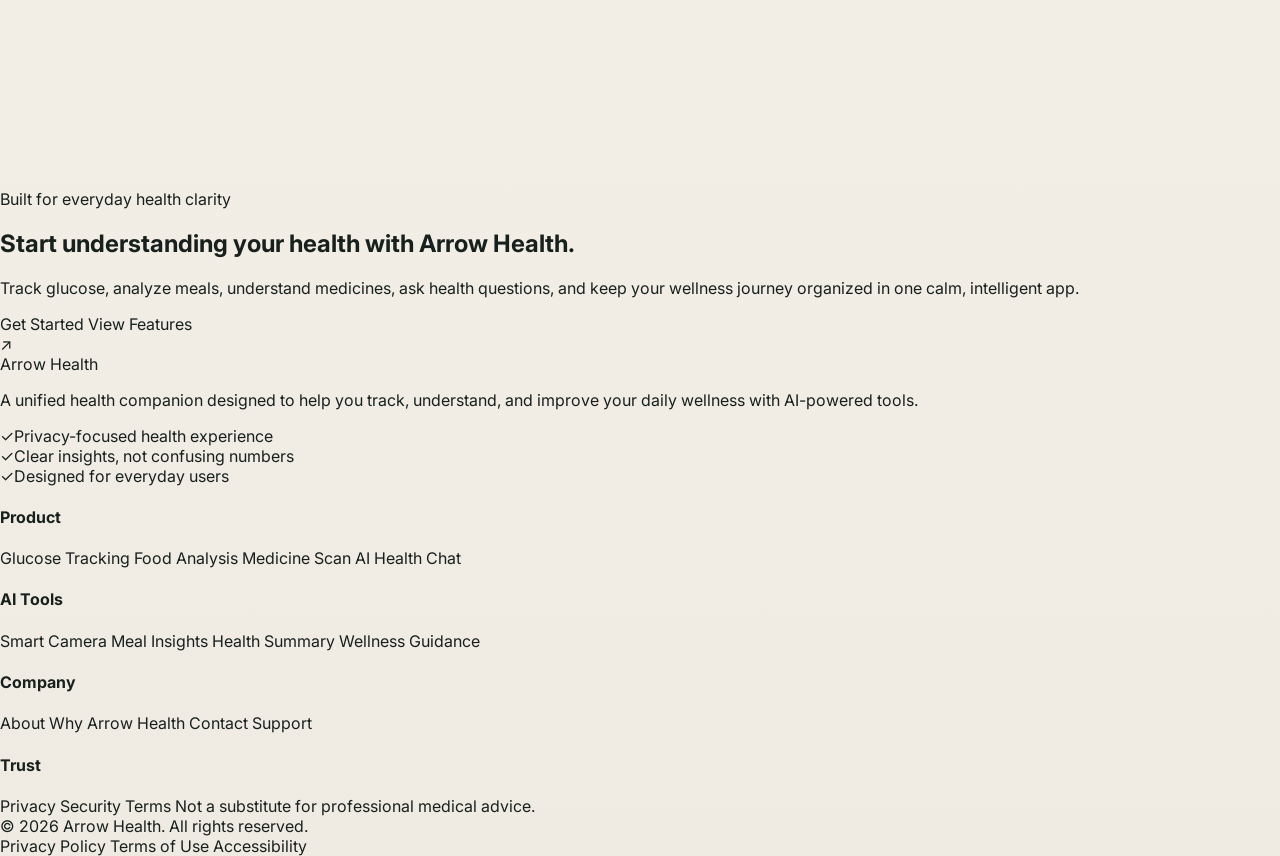
<file: newai.html>
<!DOCTYPE html>
<html lang="en">
<head>
  <meta charset="UTF-8" />
  <meta name="viewport" content="width=device-width, initial-scale=1.0" />
  <title>ArrowHealth — AI Wellness Companion</title>
  <link rel="preconnect" href="https://fonts.googleapis.com">
  <link rel="preconnect" href="https://fonts.gstatic.com" crossorigin>
  <link href="https://fonts.googleapis.com/css2?family=Inter:wght@400;500;600;700;800;900&family=Playfair+Display:ital,wght@1,500;1,600&display=swap" rel="stylesheet">
  <style>
    :root {
      /* Arrow Health Original Premium Palette */
      --bg-main: #F8F5EF;
      --bg-soft: #FCFAF7;
      --surface: #FFFFFF;
      --text-main: #18201E;
      --text-muted: #6E746F;
      --border-soft: rgba(24, 32, 30, 0.09);

      /* Brand Colors */
      --brand-primary: #164E45;
      --brand-secondary: #A9855A;
      --brand-dark: #0F1816;
      --brand-glow: rgba(22, 78, 69, 0.16);
      --hero-active-color: #639898;

      /* Muted Service Accents */
      --heart: #B75D69;
      --sleep: #4D5B8C;
      --activity: #B87942;
      --nutrition: #6F8B63;
      --hydration: #6697A7;
      --medicine: #5B9A86;
      --mood: #9A7BA8;
      --reports: #6D7680;
      --score: #B59B4A;

      --radius-lg: 32px;
      --radius-md: 22px;
      --radius-sm: 14px;
      --shadow-soft: 0 24px 70px rgba(15, 24, 22, 0.08);
      --shadow-card: 0 16px 45px rgba(15, 24, 22, 0.06);
    }

    * { box-sizing: border-box; }
    html { scroll-behavior: smooth; }

    body {
      margin: 0;
      font-family: Inter, system-ui, -apple-system, BlinkMacSystemFont, "Segoe UI", sans-serif;
      color: var(--text-main);
      background:
        radial-gradient(circle at 18% -8%, rgba(99, 152, 152, 0.20), transparent 32%),
        radial-gradient(circle at 83% 8%, rgba(154, 123, 168, 0.12), transparent 28%),
        radial-gradient(circle at 70% 52%, rgba(169, 133, 90, 0.09), transparent 32%),
        linear-gradient(180deg, var(--bg-soft) 0%, var(--bg-main) 48%, #F0EBE2 100%);
      overflow-x: hidden;
    }

    a { color: inherit; text-decoration: none; }

    .noise {
      position: fixed;
      inset: 0;
      pointer-events: none;
      opacity: .035;
      z-index: 40;
      background-image: url("data:image/svg+xml,%3Csvg viewBox='0 0 200 200' xmlns='http://www.w3.org/2000/svg'%3E%3Cfilter id='n'%3E%3CfeTurbulence type='fractalNoise' baseFrequency='.78' numOctaves='3' stitchTiles='stitch'/%3E%3C/filter%3E%3Crect width='100%25' height='100%25' filter='url(%23n)'/%3E%3C/svg%3E");
    }

    .nav {
      position: fixed;
      inset: 0 0 auto 0;
      z-index: 30;
      display: flex;
      justify-content: center;
      padding: 18px 22px;
      border-bottom: 1px solid var(--border-soft);
      background: rgba(252, 250, 247, .78);
      backdrop-filter: blur(24px);
    }

    .nav-inner {
      width: min(1180px, 100%);
      display: flex;
      align-items: center;
      justify-content: space-between;
      gap: 24px;
    }

    .brand {
      display: flex;
      align-items: center;
      gap: 11px;
      font-weight: 900;
      letter-spacing: -.045em;
      font-size: 20px;
      color: var(--brand-dark);
    }

    .brand-mark {
      width: 38px;
      height: 38px;
      display: grid;
      place-items: center;
      border-radius: 14px;
      color: #fff;
      background: linear-gradient(135deg, var(--brand-primary), var(--hero-active-color));
      box-shadow: 0 18px 48px var(--brand-glow);
    }

    .nav-links {
      display: flex;
      gap: 31px;
      color: var(--text-muted);
      font-size: 14px;
      font-weight: 750;
    }
    .nav-links a:hover { color: var(--brand-primary); }
    .nav-actions { display: flex; gap: 12px; align-items: center; }

    .btn {
      display: inline-flex;
      align-items: center;
      justify-content: center;
      gap: 10px;
      border-radius: 15px;
      padding: 13px 18px;
      color: var(--brand-dark);
      background: rgba(255,255,255,.72);
      border: 1px solid var(--border-soft);
      font-weight: 850;
      font-size: 14px;
      cursor: pointer;
      box-shadow: var(--shadow-card);
      transition: transform .25s ease, background .25s ease, box-shadow .25s ease;
    }
    .btn:hover { transform: translateY(-2px); background: var(--surface); box-shadow: 0 22px 60px rgba(15,24,22,.10); }
    .btn-primary {
      border: 0;
      color: #fff;
      background: linear-gradient(135deg, var(--brand-primary), var(--hero-active-color));
      box-shadow: 0 18px 54px var(--brand-glow);
    }

    .hero {
      position: relative;
      min-height: 930px;
      padding: 128px 22px 54px;
      display: flex;
      justify-content: center;
      overflow: hidden;
    }

    .hero-bg {
      position: absolute;
      inset: 0;
      background:
        linear-gradient(90deg, rgba(248,245,239,.98) 0%, rgba(248,245,239,.84) 36%, rgba(248,245,239,.42) 68%, rgba(248,245,239,.2) 100%),
        linear-gradient(180deg, rgba(248,245,239,.06) 0%, rgba(248,245,239,.94) 94%),
        url("https://images.unsplash.com/photo-1497366811353-6870744d04b2?auto=format&fit=crop&w=2300&q=86") center right / cover;
      opacity: .95;
      transform: scale(1.02);
    }
    .hero-bg::after {
      content: "";
      position: absolute;
      inset: 0;
      background: radial-gradient(circle at 62% 48%, rgba(22,78,69,.18), transparent 31%);
      pointer-events: none;
    }

    .hero-inner {
      width: min(1180px, 100%);
      position: relative;
      z-index: 2;
    }

    .hero-grid {
      min-height: 690px;
      display: grid;
      grid-template-columns: .92fr 1.08fr;
      align-items: center;
      gap: 50px;
    }

    .eyebrow {
      display: inline-flex;
      align-items: center;
      gap: 10px;
      margin-bottom: 24px;
      padding: 10px 15px;
      border-radius: 999px;
      color: var(--brand-primary);
      background: rgba(22,78,69,.08);
      border: 1px solid rgba(22,78,69,.12);
      text-transform: uppercase;
      letter-spacing: .15em;
      font-size: 12px;
      font-weight: 900;
      box-shadow: var(--shadow-card);
    }

    h1 {
      margin: 0;
      font-size: clamp(50px, 7.2vw, 92px);
      line-height: .96;
      letter-spacing: -.078em;
      max-width: 790px;
      color: var(--brand-dark);
    }

    .accent {
      color: transparent;
      background: linear-gradient(135deg, var(--brand-primary), var(--hero-active-color) 68%, var(--brand-secondary));
      -webkit-background-clip: text;
      background-clip: text;
    }

    .italic {
      font-family: "Playfair Display", serif;
      font-style: italic;
      font-weight: 500;
      letter-spacing: -.04em;
    }

    .hero-copy {
      margin: 28px 0 34px;
      max-width: 600px;
      color: var(--text-muted);
      font-size: 19px;
      line-height: 1.75;
      font-weight: 520;
    }
    .hero-actions { display: flex; flex-wrap: wrap; gap: 14px; }

    .trust-row {
      margin-top: 36px;
      display: grid;
      grid-template-columns: repeat(4, 1fr);
      gap: 14px;
      max-width: 680px;
    }
    .trust-item {
      padding: 16px 14px;
      border-left: 1px solid var(--border-soft);
      color: var(--text-muted);
      font-size: 13px;
      line-height: 1.35;
      font-weight: 650;
    }
    .trust-icon {
      width: 32px;
      height: 32px;
      display: grid;
      place-items: center;
      border-radius: 13px;
      background: rgba(22,78,69,.08);
      color: var(--brand-primary);
      margin-bottom: 10px;
    }

    .chat-stage {
      position: relative;
      min-height: 620px;
      perspective: 1200px;
    }

    .assistant-panel {
      position: absolute;
      right: 1%;
      top: 4%;
      width: min(560px, 100%);
      border-radius: 38px;
      padding: 18px;
      background: linear-gradient(145deg, rgba(255,255,255,.86), rgba(255,255,255,.48));
      border: 1px solid rgba(255,255,255,.72);
      box-shadow: var(--shadow-soft);
      backdrop-filter: blur(24px);
      animation: panelFloat 7s ease-in-out infinite;
      transform: rotateY(-7deg) rotateX(3deg);
    }

    .assistant-header {
      min-height: 108px;
      border-radius: 28px;
      padding: 22px;
      display: flex;
      align-items: center;
      gap: 18px;
      color: #fff;
      background: linear-gradient(135deg, var(--brand-primary), var(--hero-active-color));
      box-shadow: 0 26px 70px var(--brand-glow);
    }

    .ai-logo {
      width: 68px;
      height: 68px;
      border-radius: 22px;
      display: grid;
      place-items: center;
      background: rgba(255,255,255,.15);
      border: 1px solid rgba(255,255,255,.25);
      font-size: 30px;
    }
    .assistant-header h3 { margin: 0 0 7px; font-size: 28px; letter-spacing: -.045em; }
    .assistant-header p { margin: 0; color: rgba(255,255,255,.8); font-weight: 800; }

    .chat-body {
      padding: 28px 18px 10px;
      display: grid;
      gap: 16px;
    }
    .bubble {
      width: fit-content;
      max-width: 82%;
      padding: 17px 18px;
      border-radius: 24px;
      line-height: 1.55;
      font-weight: 650;
      box-shadow: 0 12px 32px rgba(15,24,22,.09);
      animation: messageIn .8s ease both;
    }
    .bubble.user {
      justify-self: end;
      color: var(--brand-dark);
      background: rgba(252,250,247,.92);
      border: 1px solid var(--border-soft);
      border-bottom-right-radius: 9px;
      animation-delay: .25s;
    }
    .bubble.ai {
      justify-self: start;
      background: rgba(22,78,69,.92);
      border: 1px solid rgba(255,255,255,.12);
      border-bottom-left-radius: 9px;
      color: #fff;
      animation-delay: .5s;
    }
    .bubble.ai strong { color: #D8F0EA; }

    .prompt-row {
      display: grid;
      grid-template-columns: 1fr auto;
      gap: 12px;
      margin-top: 10px;
      padding: 12px;
      border-radius: 24px;
      background: rgba(252,250,247,.76);
      border: 1px solid var(--border-soft);
    }
    .prompt-input {
      padding: 15px 16px;
      border-radius: 18px;
      color: var(--text-muted);
      background: rgba(255,255,255,.78);
      border: 1px solid var(--border-soft);
    }
    .send-btn {
      width: 54px;
      height: 54px;
      border: 0;
      border-radius: 18px;
      background: linear-gradient(135deg, var(--brand-primary), var(--hero-active-color));
      color: #fff;
      font-weight: 900;
      font-size: 22px;
      box-shadow: 0 14px 34px var(--brand-glow);
    }

    .floating-card {
      position: absolute;
      border-radius: 24px;
      padding: 22px;
      box-shadow: var(--shadow-soft);
      backdrop-filter: blur(24px);
      animation: float 7s ease-in-out infinite;
    }
    .memory-card {
      left: 0;
      top: 18%;
      width: 280px;
      color: var(--brand-dark);
      background: linear-gradient(145deg, rgba(255,255,255,.90), rgba(255,255,255,.58));
      border: 1px solid rgba(255,255,255,.72);
      animation-delay: -2s;
    }
    .memory-card h4 { margin: 0 0 16px; letter-spacing: -.03em; font-size: 20px; }
    .memory-list { display: grid; gap: 12px; }
    .memory-row { display: flex; justify-content: space-between; gap: 12px; color: var(--text-muted); font-weight: 750; }
    .memory-row strong { color: var(--brand-dark); }

    .insight-card {
      left: 4%;
      bottom: 2%;
      width: 360px;
      color: #fff;
      background: linear-gradient(145deg, rgba(22,78,69,.94), rgba(15,24,22,.82));
      border: 1px solid rgba(255,255,255,.12);
      animation-delay: -3.6s;
    }
    .insight-card h4 { margin: 0 0 14px; color: #D8F0EA; }
    .insight-grid { display: grid; grid-template-columns: repeat(2, 1fr); gap: 10px; margin-top: 16px; }
    .insight-stat { padding: 14px; border-radius: 16px; background: rgba(255,255,255,.08); border: 1px solid rgba(255,255,255,.08); }
    .insight-stat small { color: rgba(255,255,255,.58); font-weight: 800; display: block; margin-bottom: 6px; }
    .insight-stat strong { font-size: 24px; letter-spacing: -.045em; }

    .hero-photo-card {
      position: absolute;
      right: 0;
      bottom: 12%;
      width: 190px;
      height: 128px;
      border-radius: 24px;
      overflow: hidden;
      border: 1px solid rgba(255,255,255,.72);
      box-shadow: var(--shadow-soft);
      background:
        linear-gradient(180deg, rgba(15,24,22,.04), rgba(15,24,22,.20)),
        url("https://images.unsplash.com/photo-1511174511562-5f7f18b874f8?auto=format&fit=crop&w=900&q=86") center / cover;
      animation: photoFloat 6.4s ease-in-out infinite;
    }

    .overview-bar {
      display: grid;
      grid-template-columns: repeat(4, 1fr);
      overflow: hidden;
      border-radius: var(--radius-lg);
      background: rgba(255,255,255,.78);
      border: 1px solid var(--border-soft);
      box-shadow: var(--shadow-soft);
      backdrop-filter: blur(22px);
    }
    .overview-item { padding: 28px; border-right: 1px solid var(--border-soft); }
    .overview-item:last-child { border-right: 0; }
    .overview-item span { color: var(--text-muted); font-size: 14px; font-weight: 700; }
    .overview-item strong { display: block; margin-top: 10px; font-size: 30px; letter-spacing: -.05em; color: var(--brand-dark); }

    section {
      position: relative;
      z-index: 2;
      display: flex;
      justify-content: center;
      padding: 90px 22px;
    }
    .section-inner { width: min(1180px, 100%); }
    .section-kicker {
      color: var(--brand-primary);
      font-size: 12px;
      font-weight: 900;
      letter-spacing: .17em;
      text-transform: uppercase;
      margin-bottom: 16px;
    }
    .section-title {
      margin: 0;
      max-width: 800px;
      font-size: clamp(36px, 4.8vw, 66px);
      line-height: 1.04;
      letter-spacing: -.065em;
      color: var(--brand-dark);
    }
    .section-copy {
      max-width: 560px;
      color: var(--text-muted);
      line-height: 1.75;
      font-size: 17px;
      font-weight: 520;
    }
    .glass {
      background: rgba(255,255,255,.74);
      border: 1px solid var(--border-soft);
      border-radius: var(--radius-lg);
      backdrop-filter: blur(22px);
      box-shadow: var(--shadow-card);
    }

    .capability-grid {
      display: grid;
      grid-template-columns: .9fr 1.1fr;
      gap: 36px;
      align-items: start;
    }
    .cap-list { display: grid; gap: 16px; margin-top: 36px; }
    .cap-item {
      display: grid;
      grid-template-columns: 60px 1fr;
      gap: 18px;
      padding: 20px;
      border-radius: 24px;
      background: rgba(255,255,255,.70);
      border: 1px solid var(--border-soft);
      box-shadow: var(--shadow-card);
      transition: .25s ease;
    }
    .cap-item:hover { transform: translateX(8px); background: var(--surface); box-shadow: var(--shadow-soft); }
    .cap-icon {
      width: 56px;
      height: 56px;
      display: grid;
      place-items: center;
      border-radius: 19px;
      color: #fff;
      background: linear-gradient(135deg, var(--brand-primary), var(--hero-active-color));
      font-size: 23px;
    }
    .cap-item h3 { margin: 0 0 7px; font-size: 20px; color: var(--brand-dark); }
    .cap-item p { margin: 0; color: var(--text-muted); line-height: 1.6; }

    .data-panel { padding: 32px; }
    .data-panel-head { display: flex; justify-content: space-between; gap: 20px; align-items: center; margin-bottom: 24px; }
    .data-panel-head h3 { margin: 0; font-size: 28px; letter-spacing: -.045em; color: var(--brand-dark); }
    .data-stack { display: grid; gap: 14px; }
    .data-row {
      display: grid;
      grid-template-columns: 54px 1fr auto;
      align-items: center;
      gap: 16px;
      padding: 16px;
      border-radius: 20px;
      background: rgba(252,250,247,.74);
      border: 1px solid var(--border-soft);
    }
    .data-row-icon {
      width: 50px;
      height: 50px;
      display: grid;
      place-items: center;
      border-radius: 17px;
      background: rgba(22,78,69,.09);
      color: var(--brand-primary);
      font-size: 22px;
    }
    .data-row strong { display: block; margin-bottom: 4px; color: var(--brand-dark); }
    .data-row span { color: var(--text-muted); font-size: 14px; }
    .tag {
      padding: 9px 12px;
      border-radius: 999px;
      font-size: 12px;
      font-weight: 900;
      background: rgba(111,139,99,.13);
      color: var(--nutrition);
      white-space: nowrap;
    }
    .tag.warn { color: var(--activity); background: rgba(184,121,66,.13); }
    .tag.blue { color: var(--sleep); background: rgba(77,91,140,.12); }

    .questions-section { padding-top: 40px; }
    .question-grid {
      margin-top: 38px;
      display: grid;
      grid-template-columns: repeat(3, 1fr);
      gap: 18px;
    }
    .question-card {
      min-height: 245px;
      padding: 26px;
      border-radius: var(--radius-lg);
      background: rgba(255,255,255,.74);
      border: 1px solid var(--border-soft);
      box-shadow: var(--shadow-card);
      transition: .25s ease;
      position: relative;
      overflow: hidden;
    }
    .question-card:hover { transform: translateY(-7px); box-shadow: var(--shadow-soft); }
    .question-card::after {
      content: "";
      position: absolute;
      width: 150px;
      height: 150px;
      right: -60px;
      bottom: -60px;
      border-radius: 50%;
      background: rgba(22,78,69,.08);
    }
    .question-card h3 { margin: 18px 0 12px; font-size: 24px; letter-spacing: -.045em; color: var(--brand-dark); }
    .question-card p { margin: 0; color: var(--text-muted); line-height: 1.65; }

    .image-story {
      padding-top: 40px;
    }
    .image-story-grid {
      display: grid;
      grid-template-columns: 1.05fr .95fr;
      gap: 24px;
      align-items: stretch;
      margin-top: 34px;
    }
    .story-photo {
      min-height: 430px;
      border-radius: var(--radius-lg);
      overflow: hidden;
      position: relative;
      border: 1px solid var(--border-soft);
      box-shadow: var(--shadow-soft);
      background:
        linear-gradient(180deg, rgba(15,24,22,.02), rgba(15,24,22,.70)),
        url("https://images.unsplash.com/photo-1505751172876-fa1923c5c528?auto=format&fit=crop&w=1600&q=86") center / cover;
    }
    .story-photo.second {
      background:
        linear-gradient(180deg, rgba(15,24,22,.02), rgba(15,24,22,.68)),
        url("https://images.unsplash.com/photo-1559757175-0eb30cd8c063?auto=format&fit=crop&w=1600&q=86") center / cover;
    }
    .story-caption {
      position: absolute;
      left: 26px;
      right: 26px;
      bottom: 26px;
      padding: 24px;
      border-radius: 24px;
      background: rgba(255,255,255,.82);
      color: var(--brand-dark);
      backdrop-filter: blur(20px);
      border: 1px solid rgba(255,255,255,.70);
    }
    .story-caption h3 { margin: 0 0 8px; font-size: 28px; letter-spacing: -.05em; }
    .story-caption p { margin: 0; color: var(--text-muted); line-height: 1.6; }

    .conversation { padding-top: 48px; }
    .conversation-grid {
      display: grid;
      grid-template-columns: 1fr 1fr;
      gap: 30px;
      align-items: center;
    }
    .phone-chat {
      padding: 28px;
      border-radius: 38px;
      background: rgba(255,255,255,.74);
      border: 1px solid var(--border-soft);
      box-shadow: var(--shadow-soft);
    }
    .phone-top {
      display: flex;
      align-items: center;
      gap: 14px;
      padding: 18px;
      border-radius: 24px;
      background: linear-gradient(135deg, var(--brand-primary), var(--hero-active-color));
      color: #fff;
    }
    .chat-messages { display: grid; gap: 14px; margin-top: 22px; }
    .sample-bubble {
      padding: 18px;
      border-radius: 22px;
      line-height: 1.6;
      font-weight: 650;
    }
    .sample-bubble.user { margin-left: auto; max-width: 78%; color: var(--brand-dark); background: rgba(252,250,247,.92); border: 1px solid var(--border-soft); border-bottom-right-radius: 8px; }
    .sample-bubble.ai { max-width: 88%; color: #fff; background: rgba(22,78,69,.92); border: 1px solid rgba(255,255,255,.11); border-bottom-left-radius: 8px; }

    .safety-note {
      margin-top: 22px;
      padding: 18px;
      border-radius: 20px;
      background: rgba(184,121,66,.10);
      border: 1px solid rgba(184,121,66,.14);
      color: #7F5F3E;
      line-height: 1.65;
      font-weight: 650;
    }

    .cta {
      padding-top: 20px;
      padding-bottom: 120px;
    }
    .cta-card {
      width: min(1180px, 100%);
      text-align: center;
      padding: 62px;
      border-radius: var(--radius-lg);
      background:
        radial-gradient(circle at 50% 0%, rgba(99,152,152,.20), transparent 34%),
        rgba(255,255,255,.74);
      border: 1px solid var(--border-soft);
      box-shadow: var(--shadow-soft);
    }
    .cta-card h2 {
      margin: 0 auto 18px;
      max-width: 850px;
      font-size: clamp(36px, 4.8vw, 66px);
      line-height: 1.04;
      letter-spacing: -.065em;
      color: var(--brand-dark);
    }
    .cta-card p { max-width: 680px; margin: 0 auto 30px; color: var(--text-muted); line-height: 1.75; }

    .reveal { opacity: 0; transform: translateY(24px); animation: reveal .9s ease forwards; }
    .delay-1 { animation-delay: .12s; }
    .delay-2 { animation-delay: .24s; }
    .delay-3 { animation-delay: .36s; }

    @keyframes reveal { to { opacity: 1; transform: translateY(0); } }
    @keyframes float { 0%,100% { transform: translateY(0); } 50% { transform: translateY(-16px); } }
    @keyframes panelFloat {
      0%,100% { transform: rotateY(-7deg) rotateX(3deg) translateY(0); }
      50% { transform: rotateY(-4deg) rotateX(2deg) translateY(-14px); }
    }
    @keyframes photoFloat {
      0%,100% { transform: translateY(0) rotate(0deg); }
      50% { transform: translateY(-14px) rotate(2deg); }
    }
    @keyframes messageIn {
      from { opacity: 0; transform: translateY(18px) scale(.98); }
      to { opacity: 1; transform: translateY(0) scale(1); }
    }
    .pulse-dot {
      width: 8px;
      height: 8px;
      border-radius: 50%;
      background: #D8F0EA;
      display: inline-block;
      box-shadow: 0 0 0 rgba(216,240,234,.7);
      animation: pulse 2s infinite;
    }
    @keyframes pulse {
      0% { box-shadow: 0 0 0 0 rgba(216,240,234,.7); }
      70% { box-shadow: 0 0 0 12px rgba(216,240,234,0); }
      100% { box-shadow: 0 0 0 0 rgba(216,240,234,0); }
    }

    @media (max-width: 980px) {
      .nav-links { display: none; }
      .hero-grid, .capability-grid, .conversation-grid, .image-story-grid { grid-template-columns: 1fr; }
      .hero { padding-top: 108px; min-height: auto; }
      .chat-stage { min-height: 690px; }
      .assistant-panel { left: 50%; right: auto; transform: translateX(-50%); }
      .overview-bar, .question-grid { grid-template-columns: repeat(2, 1fr); }
      .trust-row { grid-template-columns: repeat(2, 1fr); }
    }
    @media (max-width: 640px) {
      .nav-actions .btn:first-child { display: none; }
      .chat-stage { display: none; }
      .overview-bar, .question-grid, .trust-row { grid-template-columns: 1fr; }
      .overview-item { border-right: 0; border-bottom: 1px solid var(--border-soft); }
      h1 { font-size: 54px; }
      .hero-actions .btn { width: 100%; }
      .cta-card { padding: 34px 22px; }
      .data-row { grid-template-columns: 1fr; }
    }
  </style>
  <link rel="stylesheet" href="scroll-reveal.css">
</head>
<body>
  <div class="noise"></div>

  <header class="nav">
    <div class="nav-inner">
      <a href="#" class="brand">
        <span class="brand-mark">A</span>
        <span>ArrowHealth</span>
      </a>
      <nav class="nav-links">
        <a href="#overview">Overview</a>
        <a href="#data">Your data</a>
        <a href="#questions">Questions</a>
        <a href="#conversation">Conversation</a>
        <a href="#safety">Safety</a>
      </nav>
      <div class="nav-actions">
        <a class="btn" href="#conversation">Try demo</a>
        <a class="btn btn-primary" href="#overview">Ask Care AI</a>
      </div>
    </div>
  </header>

  <main>
    <section class="hero" id="overview">
      <div class="hero-bg"></div>
      <div class="hero-inner">
        <div class="hero-grid">
          <div>
            <div class="eyebrow reveal">✦ AI Wellness Companion</div>
            <h1 class="reveal delay-1">
              Talk to your health data like a real
              <span class="accent italic">wellness expert</span>
            </h1>
            <p class="hero-copy reveal delay-2">
              Ask about glucose, meals, heart rate, medicines, activity, sleep, stress, or everyday wellness. Care AI reads your logged history and turns it into personalized, understandable suggestions.
            </p>
            <div class="hero-actions reveal delay-3">
              <a class="btn btn-primary" href="#conversation">See conversation flow</a>
              <a class="btn" href="#data">What AI can analyze →</a>
            </div>
            <div class="trust-row reveal delay-3">
              <div class="trust-item"><div class="trust-icon">🩸</div>Glucose-aware answers</div>
              <div class="trust-item"><div class="trust-icon">🍽</div>Meal and macro context</div>
              <div class="trust-item"><div class="trust-icon">❤️</div>Heart and stress insights</div>
              <div class="trust-item"><div class="trust-icon">🔒</div>Private health memory</div>
            </div>
          </div>

          <div class="chat-stage" aria-hidden="true">
            <div class="assistant-panel">
              <div class="assistant-header">
                <div class="ai-logo">✦</div>
                <div>
                  <h3>Wellness Companion</h3>
                  <p><span class="pulse-dot"></span> AI · Always available</p>
                </div>
              </div>
              <div class="chat-body">
                <div class="bubble user">Why is my morning glucose higher today?</div>
                <div class="bubble ai"><strong>Care AI:</strong> Your bedtime snack was high in carbohydrates and your sleep quality was slightly lower. Both may contribute to a higher morning reading.</div>
                <div class="bubble user">What should I do tonight?</div>
                <div class="bubble ai"><strong>Suggestion:</strong> Choose a lighter snack with protein and fiber, hydrate well, and take a short walk after dinner.</div>
                <div class="prompt-row">
                  <div class="prompt-input">Ask something about your health...</div>
                  <button class="send-btn">↑</button>
                </div>
              </div>
            </div>

            <div class="floating-card memory-card">
              <h4>Data Care AI remembers</h4>
              <div class="memory-list">
                <div class="memory-row"><span>Glucose now</span><strong>5.6</strong></div>
                <div class="memory-row"><span>Meal impact</span><strong>+3.3</strong></div>
                <div class="memory-row"><span>Heart rate</span><strong>71 BPM</strong></div>
                <div class="memory-row"><span>Stress</span><strong>18%</strong></div>
              </div>
            </div>

            <div class="floating-card insight-card">
              <h4>Personalized insight</h4>
              <p style="color:rgba(255,255,255,.68);line-height:1.65;margin:0;">Your best glucose days happen when meals stay balanced and activity is logged after lunch.</p>
              <div class="insight-grid">
                <div class="insight-stat"><small>Time in range</small><strong>90%</strong></div>
                <div class="insight-stat"><small>Meals logged</small><strong>42</strong></div>
                <div class="insight-stat"><small>Energy</small><strong>80%</strong></div>
                <div class="insight-stat"><small>HRV</small><strong>140ms</strong></div>
              </div>
            </div>

            <div class="hero-photo-card"></div>
          </div>
        </div>

        <div class="overview-bar reveal delay-3">
          <div class="overview-item"><span>Questions supported</span><strong>Health + data</strong></div>
          <div class="overview-item"><span>Context sources</span><strong>Glucose, meals, vitals</strong></div>
          <div class="overview-item"><span>Response style</span><strong>Personalized</strong></div>
          <div class="overview-item"><span>Availability</span><strong>24/7 AI companion</strong></div>
        </div>
      </div>
    </section>

    <section id="data">
      <div class="section-inner capability-grid">
        <div>
          <div class="section-kicker">Connected health memory</div>
          <h2 class="section-title">The assistant understands the values users add inside the app.</h2>
          <p class="section-copy">This section should explain that the AI is not just a generic chatbot. It can use the user’s saved app data to answer with context.</p>
          <div class="cap-list">
            <div class="cap-item"><div class="cap-icon">🩸</div><div><h3>Glucose context</h3><p>Talk about readings, normal range, morning highs, weekly trends, and meal-related spikes.</p></div></div>
            <div class="cap-item"><div class="cap-icon">🍽</div><div><h3>Meal intelligence</h3><p>Ask about safe snacks, calories, carbs, macros, and how foods may affect glucose response.</p></div></div>
            <div class="cap-item"><div class="cap-icon">❤️</div><div><h3>Vitals and recovery</h3><p>Discuss heart rate, HRV, stress, energy, activity, sleep, and general wellness patterns.</p></div></div>
          </div>
        </div>

        <div class="glass data-panel">
          <div class="data-panel-head">
            <div>
              <h3>What Care AI can analyze</h3>
              <p style="margin:6px 0 0;color:var(--text-muted);">A live health memory layer for every conversation.</p>
            </div>
            <span class="tag">Live context</span>
          </div>
          <div class="data-stack">
            <div class="data-row"><div class="data-row-icon">🩸</div><div><strong>Glucose history</strong><span>Daily, weekly, monthly readings and normal/high/low patterns.</span></div><span class="tag">5.6 mmol/L</span></div>
            <div class="data-row"><div class="data-row-icon">🍛</div><div><strong>Meal logs</strong><span>Detected foods, meal relation, calories, carbs, fat, protein, glucose rise.</span></div><span class="tag warn">+3.3 rise</span></div>
            <div class="data-row"><div class="data-row-icon">💊</div><div><strong>Medicine records</strong><span>Last medicine, timing, verification, and general safety reminders.</span></div><span class="tag blue">Logged</span></div>
            <div class="data-row"><div class="data-row-icon">❤️</div><div><strong>Health pulse</strong><span>Heart rate, HRV, stress, energy, and wellness summaries.</span></div><span class="tag">Normal</span></div>
          </div>
        </div>
      </div>
    </section>

    <section id="questions" class="questions-section">
      <div class="section-inner">
        <div class="section-kicker">Ask naturally</div>
        <h2 class="section-title">Questions can be personal, practical, or general.</h2>
        <p class="section-copy">Use cards like these in the web page to show users exactly what kinds of conversations they can have with the AI.</p>
        <div class="question-grid">
          <div class="question-card"><div class="cap-icon">🌙</div><h3>“What’s a safe snack at bedtime?”</h3><p>Care AI can consider glucose history, meal logs, and sleep-related patterns before suggesting options.</p></div>
          <div class="question-card"><div class="cap-icon">☀️</div><h3>“Why is my morning glucose high?”</h3><p>The AI can connect late meals, high-carb snacks, sleep, activity, and previous glucose readings.</p></div>
          <div class="question-card"><div class="cap-icon">☕</div><h3>“Can I drink coffee with diabetes?”</h3><p>Users can ask normal health questions too, while the assistant keeps the tone helpful and understandable.</p></div>
        </div>
      </div>
    </section>

    <section class="image-story">
      <div class="section-inner">
        <div class="section-kicker">Care in context</div>
        <h2 class="section-title">The AI feels more human when it is connected to real wellness moments.</h2>
        <div class="image-story-grid">
          <div class="story-photo">
            <div class="story-caption">
              <h3>Personal health conversation</h3>
              <p>Show the assistant as a calm guide that connects symptoms, daily logs, and wellness patterns.</p>
            </div>
          </div>
          <div class="story-photo second">
            <div class="story-caption">
              <h3>Data-backed guidance</h3>
              <p>Use premium images to make the feature feel trustworthy, modern, and clinically calm.</p>
            </div>
          </div>
        </div>
      </div>
    </section>

    <section id="conversation" class="conversation">
      <div class="section-inner conversation-grid">
        <div class="phone-chat">
          <div class="phone-top">
            <div class="ai-logo" style="width:54px;height:54px;border-radius:18px;">✦</div>
            <div><strong style="font-size:22px;">Wellness Companion</strong><br><span style="color:rgba(255,255,255,.78);font-weight:750;">AI · Always available</span></div>
          </div>
          <div class="chat-messages">
            <div class="sample-bubble user">What is a safe snack at bedtime?</div>
            <div class="sample-bubble ai">Hello, I am Nutra, your ArrowHealth nutrition AI expert. For a bedtime snack, aim for something light, easy to digest, and balanced with protein and complex carbohydrates.</div>
            <div class="sample-bubble ai">Based on your recent meal logs, avoid very high-carb snacks at night. Try Greek yogurt with berries, a small banana with almond butter, or whole-grain crackers with low-fat cheese.</div>
          </div>
        </div>
        <div>
          <div class="section-kicker">Premium chat experience</div>
          <h2 class="section-title">Make the assistant feel like a calm expert, not just a message box.</h2>
          <p class="section-copy">The web page should show the AI as a smart companion that explains health patterns clearly, remembers app history, and guides the user gently.</p>
          <div class="safety-note" id="safety">Important: add a small disclaimer in the final app: AI guidance is for general wellness and education, not a replacement for professional medical care.</div>
        </div>
      </div>
    </section>

    <section class="cta">
      <div class="cta-card">
        <h2>A health assistant that speaks from the user’s own data.</h2>
        <p>Use this premium learn-more section to explain how ArrowHealth connects glucose, meals, medicine, activity, heart rate, and wellness into one intelligent AI conversation.</p>
        <a class="btn btn-primary" href="#overview">Ask Care AI</a>
      </div>
    </section>
  </main>

  <footer class="arrow-footer">
    <div class="footer-container">
      <div class="footer-top">
        <div>
          <div class="footer-eyebrow">Built for everyday health clarity</div>
          <h2 class="footer-title">Start understanding your health with <span>Arrow Health.</span></h2>
          <p class="footer-description">
            Track glucose, analyze meals, understand medicines, ask health questions, and keep your wellness journey
            organized in one calm, intelligent app.
          </p>
        </div>

        <div class="footer-cta-area">
          <a class="footer-btn primary" href="#">Get Started</a>
          <a class="footer-btn secondary" href="index.html#bento">View Features</a>
        </div>
      </div>

      <div class="footer-main">
        <div class="footer-brand">
          <div class="footer-logo">
            <div class="footer-logo-mark">↗</div>
            <span>Arrow Health</span>
          </div>
          <p>
            A unified health companion designed to help you track, understand, and improve your daily wellness with
            AI-powered tools.
          </p>

          <div class="footer-trust-list">
            <div class="footer-trust-item"><span class="footer-trust-dot">✓</span>Privacy-focused health experience
            </div>
            <div class="footer-trust-item"><span class="footer-trust-dot">✓</span>Clear insights, not confusing numbers
            </div>
            <div class="footer-trust-item"><span class="footer-trust-dot">✓</span>Designed for everyday users</div>
          </div>
        </div>

        <div class="footer-links-grid">
          <div class="footer-col">
            <h4>Product</h4>
            <a href="#">Glucose Tracking</a>
            <a href="#">Food Analysis</a>
            <a href="#">Medicine Scan</a>
            <a href="#">AI Health Chat</a>
          </div>

          <div class="footer-col">
            <h4>AI Tools</h4>
            <a href="#">Smart Camera</a>
            <a href="#">Meal Insights</a>
            <a href="#">Health Summary</a>
            <a href="#">Wellness Guidance</a>
          </div>

          <div class="footer-col">
            <h4>Company</h4>
            <a href="#">About</a>
            <a href="#">Why Arrow Health</a>
            <a href="#">Contact</a>
            <a href="#">Support</a>
          </div>

          <div class="footer-col">
            <h4>Trust</h4>
            <a href="#">Privacy</a>
            <a href="#">Security</a>
            <a href="#">Terms</a>
            <span>Not a substitute for professional medical advice.</span>
          </div>
        </div>
      </div>

      <div class="footer-bottom-bar">
        <div>© 2026 Arrow Health. All rights reserved.</div>
        <div class="footer-bottom-links">
          <a href="#">Privacy Policy</a>
          <a href="#">Terms of Use</a>
          <a href="#">Accessibility</a>
        </div>
      </div>
    </div>
  </footer>
  <script src="scroll-reveal.js"></script>
</body>
</html>
</file>
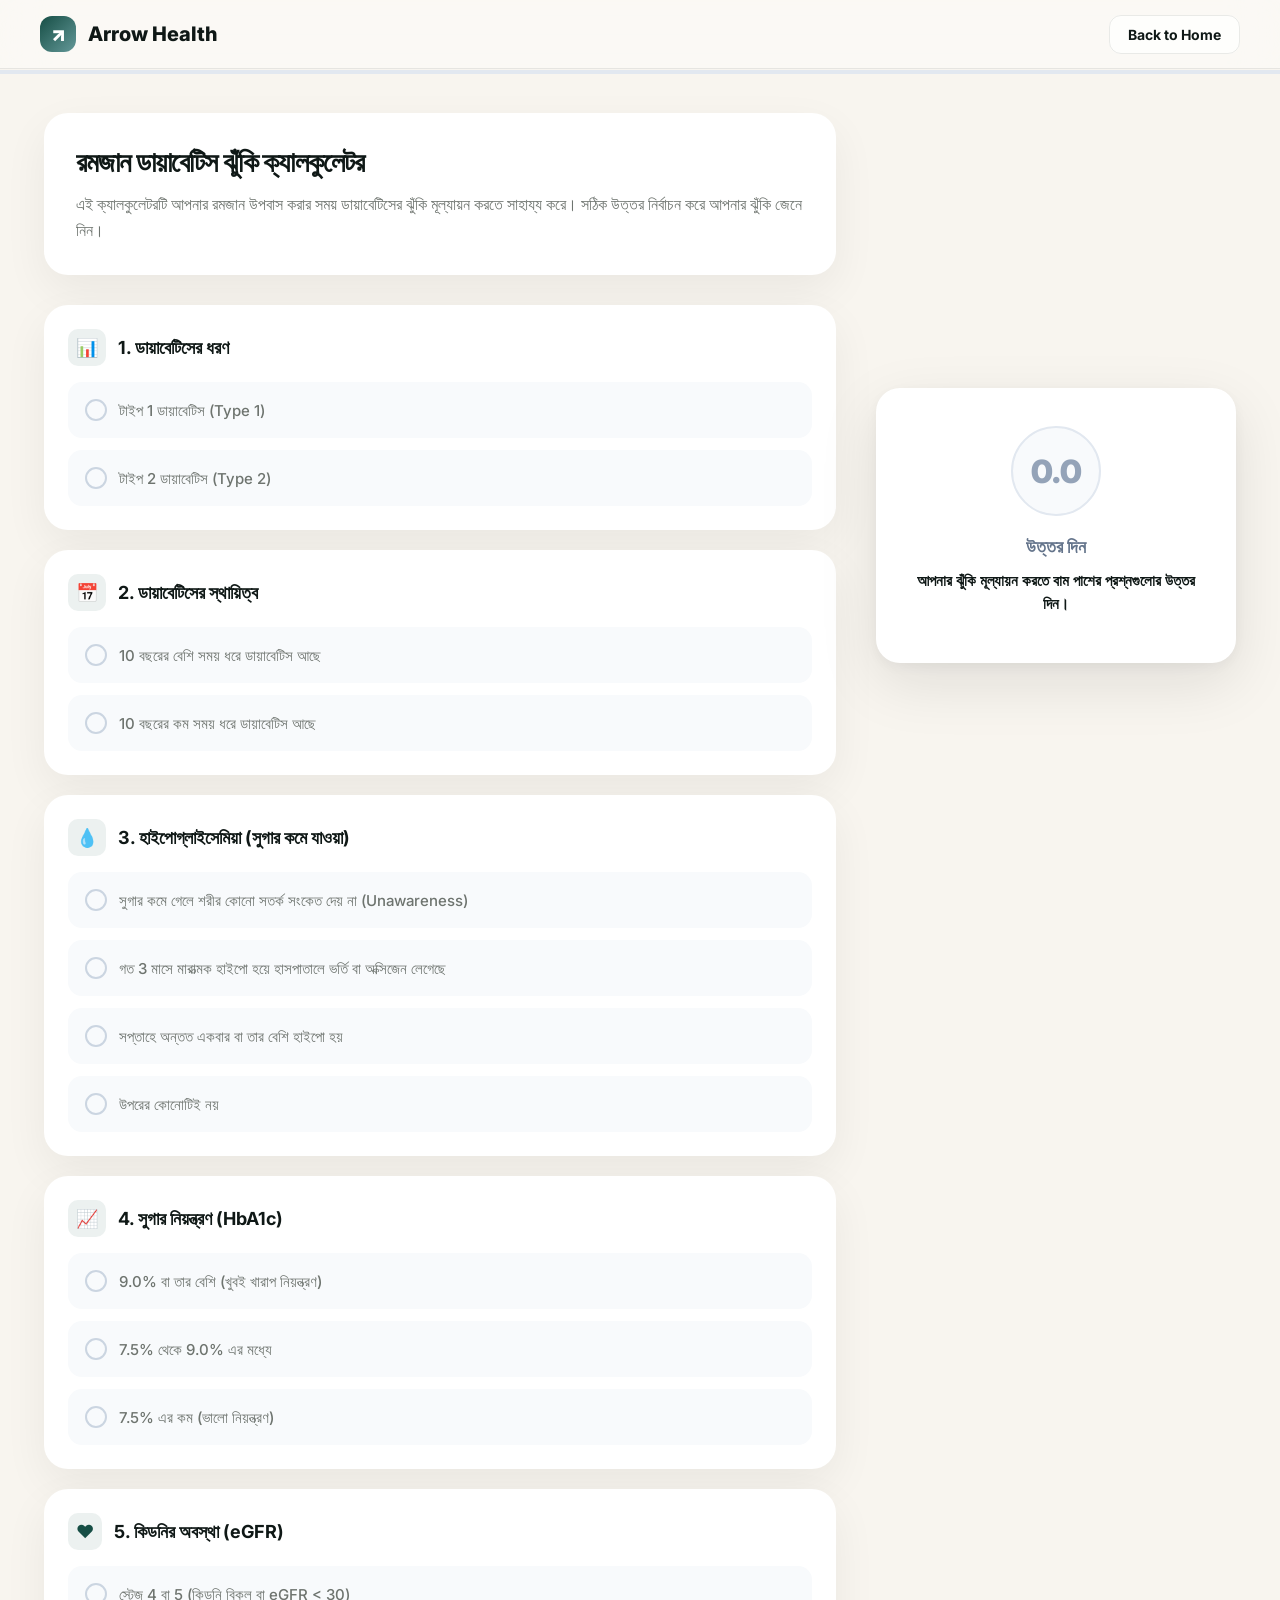
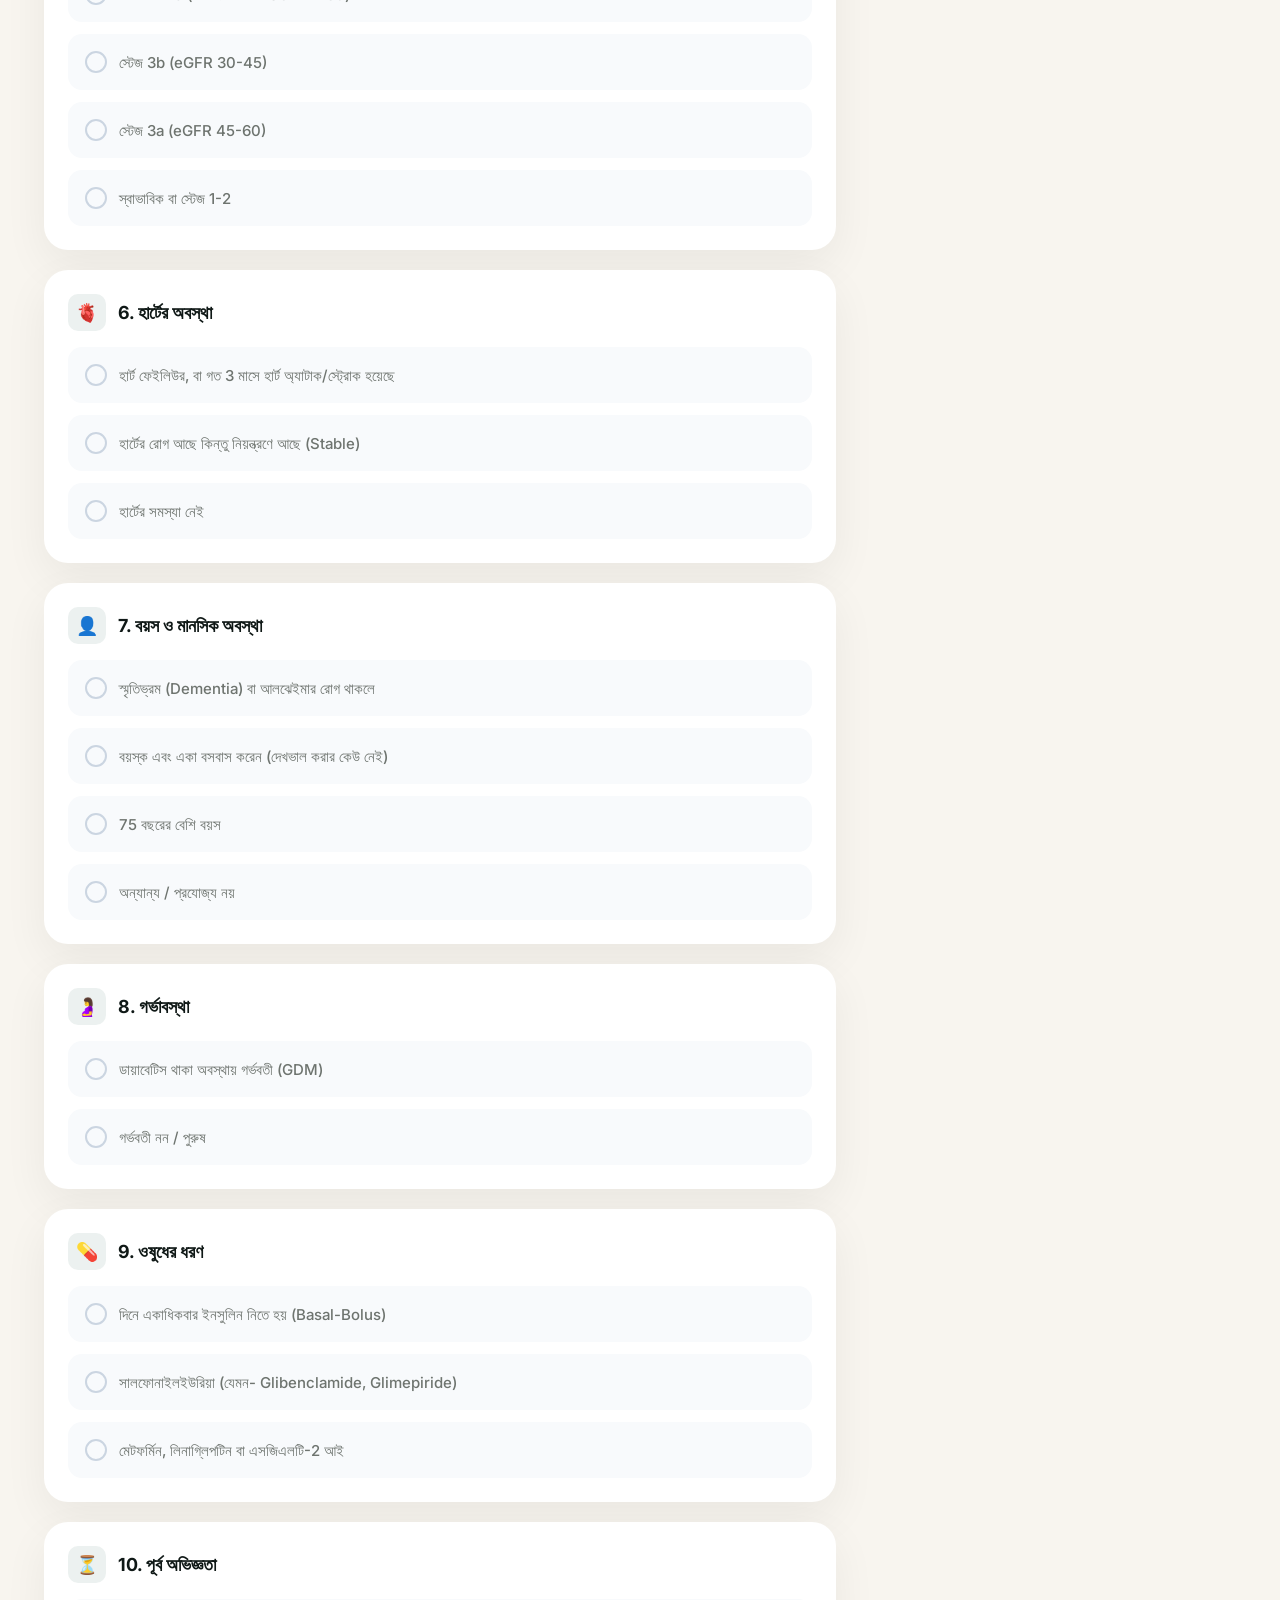
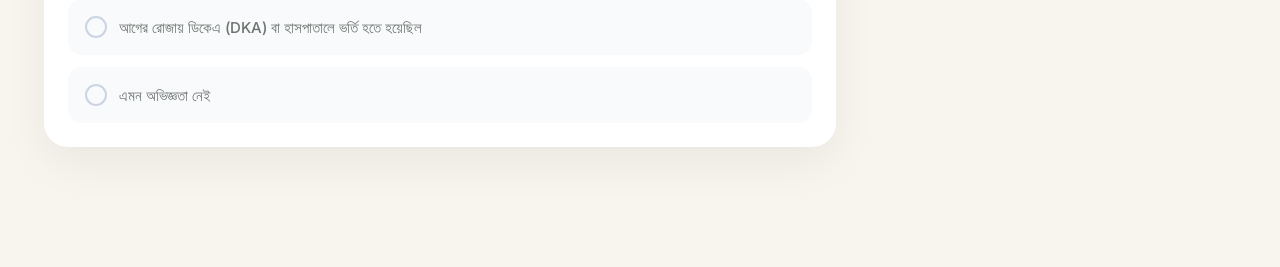
<file: ramadan_calculator.html>
<!DOCTYPE html>
<html lang="en">
<head>
  <meta charset="UTF-8">
  <meta name="viewport" content="width=device-width, initial-scale=1.0">
  <title>Ramadan Diabetes Risk Calculator | Arrow Health</title>
  <link rel="preconnect" href="https://fonts.googleapis.com">
  <link rel="preconnect" href="https://fonts.gstatic.com" crossorigin>
  <link href="https://fonts.googleapis.com/css2?family=Inter:wght@400;500;600;700;800;900&display=swap" rel="stylesheet">
  
  <style>
    :root {
      /* Premium Arrow Health Palette */
      --bg-main: #F8F5EF;
      --surface: #FFFFFF;
      --text-main: #18201E;
      --text-muted: #6E746F;
      --border-soft: rgba(24,32,30,.09);
      
      --brand-primary: #164E45;
      --brand-secondary: #A9855A;
      --brand-dark: #0F1816;
      --hero-active-color: #639898;
      
      --risk-low: #10B981;
      --risk-low-bg: #F0FDF4;
      --risk-low-border: #A7F3D0;
      
      --risk-med: #F59E0B;
      --risk-med-bg: #FFFBEB;
      --risk-med-border: #FBD34D;
      
      --risk-high: #EF4444;
      --risk-high-bg: #FEF2F2;
      --risk-high-border: #FCA5A5;

      --shadow-card: 0 16px 45px rgba(15,24,22,.06);
      --radius-lg: 24px;
      --radius-md: 14px;
    }

    * { box-sizing: border-box; }
    body {
      margin: 0; padding: 0;
      font-family: 'Inter', sans-serif;
      background-color: var(--bg-main);
      color: var(--text-main);
      overflow-x: hidden;
    }

    /* Navbar */
    .topbar {
      position: sticky; top: 0; z-index: 50;
      backdrop-filter: blur(24px);
      background: rgba(252,250,247,.78);
      border-bottom: 1px solid var(--border-soft);
      padding: 16px 40px;
      display: flex; justify-content: space-between; align-items: center;
    }
    .brand { display: flex; align-items: center; gap: 12px; font-weight: 800; font-size: 20px; color: var(--brand-dark); text-decoration: none;}
    .brand-mark {
      width: 36px; height: 36px; border-radius: 12px; display: grid; place-items: center; color: #fff;
      background: linear-gradient(135deg, var(--brand-primary), var(--hero-active-color));
      font-weight: 900;
    }
    
    .nav-actions a {
      text-decoration: none;
      padding: 10px 18px;
      border-radius: 12px;
      background: rgba(255,255,255,0.7);
      border: 1px solid var(--border-soft);
      color: var(--brand-dark);
      font-weight: 700;
      font-size: 14px;
      transition: all 0.2s;
    }
    .nav-actions a:hover {
      background: var(--surface);
      box-shadow: 0 4px 12px rgba(0,0,0,0.05);
    }

    /* Progress Bar */
    .progress-container {
      height: 4px; width: 100%;
      background-color: #E2E8F0;
      position: sticky;
      top: 70px;
      z-index: 49;
    }
    .progress-bar {
      height: 100%;
      background-color: var(--brand-primary);
      width: 0%;
      transition: width 0.4s ease;
    }

    /* Layout */
    .layout {
      max-width: 1240px;
      margin: 0 auto;
      padding: 40px 24px;
      display: grid;
      grid-template-columns: 1fr 360px;
      gap: 40px;
      align-items: start;
      min-height: calc(100vh - 75px);
    }

    /* Left scrollable column */
    .questions-col {
      padding-bottom: 60px;
    }

    /* Right column: sticky, fills viewport height, centers card vertically */
    .score-col {
      position: sticky;
      top: 75px;
      height: calc(100vh - 75px);
      display: flex;
      align-items: center;
      justify-content: center;
    }

    /* Intro Card */
    .intro-card {
      background: var(--surface);
      padding: 32px;
      border-radius: var(--radius-lg);
      box-shadow: var(--shadow-card);
      margin-bottom: 30px;
    }
    .intro-card h1 { margin: 0 0 12px; font-size: 28px; color: var(--brand-dark); letter-spacing: -0.03em; }
    .intro-card p { margin: 0; color: var(--text-muted); font-size: 16px; line-height: 1.6; }

    /* Questions */
    .question-card {
      background: var(--surface);
      padding: 24px;
      border-radius: var(--radius-lg);
      box-shadow: var(--shadow-card);
      margin-bottom: 20px;
    }
    .q-title {
      display: flex; align-items: center; gap: 12px;
      font-size: 18px; font-weight: 700; color: var(--brand-dark);
      margin-bottom: 16px;
    }
    .q-icon {
      color: var(--brand-primary);
      background: rgba(22,78,69,.08);
      padding: 8px; border-radius: 10px;
      display: flex; align-items: center; justify-content: center;
    }
    
    .option {
      padding: 16px;
      margin-bottom: 12px;
      border-radius: var(--radius-md);
      border: 1.5px solid transparent;
      background: #F8FAFC;
      cursor: pointer;
      display: flex; align-items: center; gap: 12px;
      transition: all 0.2s;
    }
    .option:last-child { margin-bottom: 0; }
    .option:hover { background: #F1F5F9; }
    .option.selected {
      background: rgba(22,78,69,.06);
      border-color: var(--brand-primary);
    }
    
    .radio-circle {
      width: 22px; height: 22px;
      border-radius: 50%;
      border: 2px solid #CBD5E1;
      display: grid; place-items: center;
      transition: all 0.2s;
    }
    .option.selected .radio-circle {
      border-color: var(--brand-primary);
      background: var(--brand-primary);
    }
    .option.selected .radio-circle::after {
      content: "";
      width: 10px; height: 10px;
      background: white;
      border-radius: 50%;
    }
    .option-label {
      font-size: 15px; color: var(--text-muted); font-weight: 500;
    }
    .option.selected .option-label {
      color: var(--brand-dark); font-weight: 700;
    }

    /* Score Card */
    .score-card {
      width: 100%;
      padding: 36px 28px;
      border-radius: var(--radius-lg);
      border: 2px solid transparent;
      text-align: center;
      transition: all 0.4s ease;
      background: var(--surface);
      box-shadow: 0 20px 60px rgba(15,24,22,.10), 0 4px 16px rgba(15,24,22,.05);
    }
    
    .score-circle {
      width: 90px; height: 90px;
      border-radius: 50%;
      margin: 0 auto 20px;
      display: flex; align-items: center; justify-content: center;
      font-size: 32px; font-weight: 900;
      transition: all 0.4s ease;
      background: #F8FAFC;
      color: #94A3B8;
      border: 2px solid #E2E8F0;
    }
    
    .risk-label { font-size: 18px; font-weight: 800; margin-bottom: 12px; color: #64748B;}
    .risk-icon { font-size: 36px; margin-bottom: 12px; }
    .risk-advice-main { font-size: 15px; font-weight: 700; color: var(--brand-dark); margin-bottom: 10px; line-height: 1.5; }
    .risk-advice-sub { font-size: 14px; color: var(--text-muted); line-height: 1.5; }

    /* Dynamic Risk States */
    .state-low { background: var(--risk-low-bg); border-color: var(--risk-low-border); }
    .state-low .score-circle { background: rgba(16, 185, 129, 0.15); color: var(--risk-low); border-color: rgba(16, 185, 129, 0.3); }
    .state-low .risk-label { color: var(--risk-low); }

    .state-med { background: var(--risk-med-bg); border-color: var(--risk-med-border); }
    .state-med .score-circle { background: rgba(245, 158, 11, 0.15); color: var(--risk-med); border-color: rgba(245, 158, 11, 0.3); }
    .state-med .risk-label { color: var(--risk-med); }

    .state-high { background: var(--risk-high-bg); border-color: var(--risk-high-border); }
    .state-high .score-circle { background: rgba(239, 68, 68, 0.15); color: var(--risk-high); border-color: rgba(239, 68, 68, 0.3); }
    .state-high .risk-label { color: var(--risk-high); }

    /* Mobile adjustments */
    @media (max-width: 900px) {
      .layout {
        grid-template-columns: 1fr;
        grid-template-rows: auto auto;
        padding: 20px 16px;
        min-height: unset;
      }
      .score-col {
        position: relative;
        top: 0;
        height: auto;
        order: -1; /* Show score card ABOVE questions on mobile */
      }
      .score-card {
        margin-bottom: 24px;
      }
      .topbar { padding: 14px 16px; }
    }
  </style>
</head>
<body>

  <nav class="topbar">
    <a class="brand" href="index.html">
      <span class="brand-mark">↗</span>
      Arrow Health
    </a>
    <div class="nav-actions">
      <a href="index.html">Back to Home</a>
    </div>
  </nav>

  <div class="progress-container">
    <div class="progress-bar" id="progressBar"></div>
  </div>

  <div class="layout">
    <div class="questions-col" id="questionsContainer">
      <div class="intro-card">
        <h1>রমজান ডায়াবেটিস ঝুঁকি ক্যালকুলেটর</h1>
        <p>এই ক্যালকুলেটরটি আপনার রমজান উপবাস করার সময় ডায়াবেটিসের ঝুঁকি মূল্যায়ন করতে সাহায্য করে। সঠিক উত্তর নির্বাচন করে আপনার ঝুঁকি জেনে নিন।</p>
      </div>
      <!-- Questions injected by JS -->
    </div>

    <div class="score-col">
      <div class="score-card" id="scoreCard">
        <div class="score-circle" id="scoreValue">0.0</div>
        <div class="risk-label" id="riskLabel">উত্তর দিন</div>
        <div class="risk-advice-main" id="riskAdviceMain">আপনার ঝুঁকি মূল্যায়ন করতে বাম পাশের প্রশ্নগুলোর উত্তর দিন।</div>
        <div class="risk-advice-sub" id="riskAdviceSub"></div>
      </div>
    </div>
  </div>

  <script>
    const questions = [
      {
        id: 1, title: '1. ডায়াবেটিসের ধরণ', icon: '📊',
        options: [
          { label: 'টাইপ 1 ডায়াবেটিস (Type 1)', score: 1.0 },
          { label: 'টাইপ 2 ডায়াবেটিস (Type 2)', score: 0.0 }
        ]
      },
      {
        id: 2, title: '2. ডায়াবেটিসের স্থায়িত্ব', icon: '📅',
        options: [
          { label: '10 বছরের বেশি সময় ধরে ডায়াবেটিস আছে', score: 1.0 },
          { label: '10 বছরের কম সময় ধরে ডায়াবেটিস আছে', score: 0.0 }
        ]
      },
      {
        id: 3, title: '3. হাইপোগ্লাইসেমিয়া (সুগার কমে যাওয়া)', icon: '💧',
        options: [
          { label: 'সুগার কমে গেলে শরীর কোনো সতর্ক সংকেত দেয় না (Unawareness)', score: 5.5 },
          { label: 'গত 3 মাসে মারাত্মক হাইপো হয়ে হাসপাতালে ভর্তি বা অক্সিজেন লেগেছে', score: 5.5 },
          { label: 'সপ্তাহে অন্তত একবার বা তার বেশি হাইপো হয়', score: 3.5 },
          { label: 'উপরের কোনোটিই নয়', score: 0.0 }
        ]
      },
      {
        id: 4, title: '4. সুগার নিয়ন্ত্রণ (HbA1c)', icon: '📈',
        options: [
          { label: '9.0% বা তার বেশি (খুবই খারাপ নিয়ন্ত্রণ)', score: 2.0 },
          { label: '7.5% থেকে 9.0% এর মধ্যে', score: 1.0 },
          { label: '7.5% এর কম (ভালো নিয়ন্ত্রণ)', score: 0.0 }
        ]
      },
      {
        id: 5, title: '5. কিডনির অবস্থা (eGFR)', icon: '❤️',
        options: [
          { label: 'স্টেজ 4 বা 5 (কিডনি বিকল বা eGFR < 30)', score: 6.5 },
          { label: 'স্টেজ 3b (eGFR 30-45)', score: 2.0 },
          { label: 'স্টেজ 3a (eGFR 45-60)', score: 1.0 },
          { label: 'স্বাভাবিক বা স্টেজ 1-2', score: 0.0 }
        ]
      },
      {
        id: 6, title: '6. হার্টের অবস্থা', icon: '🫀',
        options: [
          { label: 'হার্ট ফেইলিউর, বা গত 3 মাসে হার্ট অ্যাটাক/স্ট্রোক হয়েছে', score: 5.5 },
          { label: 'হার্টের রোগ আছে কিন্তু নিয়ন্ত্রণে আছে (Stable)', score: 2.0 },
          { label: 'হার্টের সমস্যা নেই', score: 0.0 }
        ]
      },
      {
        id: 7, title: '7. বয়স ও মানসিক অবস্থা', icon: '👤',
        options: [
          { label: 'স্মৃতিভ্রম (Dementia) বা আলঝেইমার রোগ থাকলে', score: 6.5 },
          { label: 'বয়স্ক এবং একা বসবাস করেন (দেখভাল করার কেউ নেই)', score: 3.0 },
          { label: '75 বছরের বেশি বয়স', score: 1.0 },
          { label: 'অন্যান্য / প্রযোজ্য নয়', score: 0.0 }
        ]
      },
      {
        id: 8, title: '8. গর্ভাবস্থা', icon: '🤰',
        options: [
          { label: 'ডায়াবেটিস থাকা অবস্থায় গর্ভবতী (GDM)', score: 6.5 },
          { label: 'গর্ভবতী নন / পুরুষ', score: 0.0 }
        ]
      },
      {
        id: 9, title: '9. ওষুধের ধরণ', icon: '💊',
        options: [
          { label: 'দিনে একাধিকবার ইনসুলিন নিতে হয় (Basal-Bolus)', score: 3.0 },
          { label: 'সালফোনাইলইউরিয়া (যেমন- Glibenclamide, Glimepiride)', score: 1.0 },
          { label: 'মেটফর্মিন, লিনাগ্লিপটিন বা এসজিএলটি-2 আই', score: 0.0 }
        ]
      },
      {
        id: 10, title: '10. পূর্ব অভিজ্ঞতা', icon: '⏳',
        options: [
          { label: 'আগের রোজায় ডিকেএ (DKA) বা হাসপাতালে ভর্তি হতে হয়েছিল', score: 3.0 },
          { label: 'এমন অভিজ্ঞতা নেই', score: 0.0 }
        ]
      }
    ];

    const selections = {};
    const container = document.getElementById('questionsContainer');

    function renderQuestions() {
      questions.forEach(q => {
        const card = document.createElement('div');
        card.className = 'question-card';
        card.innerHTML = `
          <div class="q-title">
            <div class="q-icon">${q.icon}</div>
            <span>${q.title}</span>
          </div>
          <div class="options-list" id="q-${q.id}">
            ${q.options.map((opt, idx) => `
              <div class="option" onclick="selectOption(${q.id}, ${idx})">
                <div class="radio-circle"></div>
                <div class="option-label">${opt.label}</div>
              </div>
            `).join('')}
          </div>
        `;
        container.appendChild(card);
      });
    }

    window.selectOption = function(qId, optIdx) {
      selections[qId] = optIdx;
      
      // Update UI for this question
      const opts = document.getElementById(`q-${qId}`).querySelectorAll('.option');
      opts.forEach((el, i) => {
        if(i === optIdx) el.classList.add('selected');
        else el.classList.remove('selected');
      });

      updateScore();
    }

    function updateScore() {
      let total = 0;
      let answered = 0;

      for (let i = 1; i <= questions.length; i++) {
        if (selections[i] !== undefined) {
          total += questions[i-1].options[selections[i]].score;
          answered++;
        }
      }

      // Update Progress
      const prog = (answered / questions.length) * 100;
      document.getElementById('progressBar').style.width = prog + '%';

      // Update Score Card
      const scoreCard = document.getElementById('scoreCard');
      const scoreValue = document.getElementById('scoreValue');
      const label = document.getElementById('riskLabel');
      const adviceMain = document.getElementById('riskAdviceMain');
      const adviceSub = document.getElementById('riskAdviceSub');

      scoreValue.innerText = total.toFixed(1);

      // Remove existing states
      scoreCard.classList.remove('state-low', 'state-med', 'state-high');

      if (answered === 0) return;

      if (total <= 3.0) {
        scoreCard.classList.add('state-low');
        label.innerText = 'কম ঝুঁকি (Low Risk)';
        adviceMain.innerText = 'আলহামদুলিল্লাহ! আপনার জন্য রোজা রাখা নিরাপদ।';
        adviceSub.innerText = 'তবে পুষ্টি গাইডলাইন মেনে চলতে ভুলবেন না।';
      } else if (total <= 6.0) {
        scoreCard.classList.add('state-med');
        label.innerText = 'মাঝারি ঝুঁকি (Moderate Risk)';
        adviceMain.innerText = 'সাবধান! চিকিৎসাবিজ্ঞান আপনাকে রোজা না রাখার পরামর্শ দেয়।';
        adviceSub.innerText = 'রোজা রাখতে চাইলে অবশ্যই ডাক্তারের পরামর্শ নিয়ে ওষুধের ডোজ ঠিক করুন।';
      } else {
        scoreCard.classList.add('state-high');
        label.innerText = 'উচ্চ ঝুঁকি (High Risk)';
        adviceMain.innerText = 'বিপদজনক! আপনার জন্য রোজা রাখা চিকিৎসাবিজ্ঞানে কঠোরভাবে নিষিদ্ধ।';
        adviceSub.innerText = 'ফিদিয়ার সহজ বিধান পালন করাই আপনার জন্য শ্রেয়।';
      }
    }

    renderQuestions();
  </script>
</body>
</html>
</file>
<file: style.css>
:root {
    /* Arrow Health Original Premium Palette */
    --bg-main: #F8F5EF;
    --bg-soft: #FCFAF7;
    --surface: #FFFFFF;
    --text-main: #18201E;
    --text-muted: #6E746F;
    --border-soft: rgba(24, 32, 30, 0.09);

    /* Brand Colors */
    --brand-primary: #164E45;
    --brand-secondary: #A9855A;
    --brand-dark: #0F1816;
    --brand-glow: rgba(22, 78, 69, 0.16);
    --hero-active-color: #639898;
    /* dynamic color for hero glow */

    /* Muted Service Accents */
    --heart: #B75D69;
    --sleep: #4D5B8C;
    --activity: #B87942;
    --nutrition: #6F8B63;
    --hydration: #6697A7;
    --medicine: #5B9A86;
    --mood: #9A7BA8;
    --reports: #6D7680;
    --score: #B59B4A;

    --radius-lg: 32px;
    --radius-md: 22px;
    --radius-sm: 14px;
    --shadow-soft: 0 24px 70px rgba(15, 24, 22, 0.08);
    --shadow-card: 0 16px 45px rgba(15, 24, 22, 0.06);
}

* {
    box-sizing: border-box;
    margin: 0;
    padding: 0;
}

body {
    font-family: Inter, -apple-system, BlinkMacSystemFont, "Segoe UI", sans-serif;
    background: var(--bg-main);
    color: var(--text-main);
    line-height: 1.5;
    -webkit-font-smoothing: antialiased;
}

a {
    color: inherit;
    text-decoration: none;
}

.page {
    overflow-x: hidden;
}

/* Nav */
.nav {
    width: min(1180px, calc(100% - 40px));
    margin: 20px auto 0;
    padding: 14px 18px;
    display: flex;
    align-items: center;
    justify-content: space-between;
    background: rgba(255, 255, 255, 0.65);
    border: 1px solid var(--border-soft);
    border-radius: 999px;
    backdrop-filter: blur(20px);
    -webkit-backdrop-filter: blur(20px);
    position: sticky;
    top: 16px;
    z-index: 50;
}

.logo {
    display: flex;
    align-items: center;
    gap: 10px;
    font-weight: 750;
    letter-spacing: -0.03em;
}

.logo-mark {
    width: 34px;
    height: 34px;
    border-radius: 50%;
    background: linear-gradient(135deg, var(--brand-primary), #2F7769);
    display: grid;
    place-items: center;
    color: white;
    font-size: 17px;
}

.nav-links {
    display: flex;
    gap: 28px;
    color: var(--text-muted);
    font-size: 14px;
    font-weight: 600;
}

.nav-button,
.button-primary,
.button-secondary {
    border-radius: 999px;
    font-weight: 700;
    transition: 0.25s ease;
    display: inline-block;
    cursor: pointer;
}

.nav-button {
    background: var(--brand-dark);
    color: white;
    padding: 10px 18px;
    font-size: 14px;
}

.lang-toggle-btn {
    border: 1px solid var(--border-soft);
    background: rgba(22, 78, 69, 0.06);
    color: var(--brand-primary);
    border-radius: 999px;
    font-weight: 750;
    font-size: 13px;
    letter-spacing: 0.02em;
    padding: 9px 16px;
    cursor: pointer;
    transition: background 0.25s ease, color 0.25s ease, transform 0.25s ease;
    margin-right: 4px;
}

.lang-toggle-btn:hover {
    background: var(--brand-primary);
    color: #fff;
    transform: translateY(-2px);
}

/* Hero Section */
.hero {
    width: min(1180px, calc(100% - 40px));
    margin: 70px auto 0;
    display: grid;
    grid-template-columns: 1.05fr 0.95fr;
    gap: 56px;
    align-items: center;
    min-height: 680px;
    position: relative;
}

.eyebrow {
    display: inline-flex;
    align-items: center;
    gap: 9px;
    padding: 8px 14px;
    border-radius: 999px;
    color: var(--brand-primary);
    background: rgba(22, 78, 69, 0.08);
    border: 1px solid rgba(22, 78, 69, 0.12);
    font-size: 14px;
    font-weight: 750;
    margin-bottom: 24px;
}

.hero h1 {
    font-size: clamp(3.2rem, 7vw, 6.7rem);
    line-height: 0.96;
    letter-spacing: -0.075em;
    max-width: 780px;
    margin-bottom: 26px;
}

.hero h1 span {
    color: var(--brand-primary);
    transition: color 0.5s ease;
}

.hero p {
    max-width: 610px;
    color: var(--text-muted);
    font-size: 1.18rem;
    margin-bottom: 34px;
}

.hero-actions {
    display: flex;
    gap: 14px;
    flex-wrap: wrap;
}

.button-primary {
    background: var(--brand-primary);
    color: white;
    padding: 15px 24px;
    box-shadow: 0 16px 35px rgba(22, 78, 69, 0.18);
    border: none;
}

.button-secondary {
    background: rgba(255, 255, 255, 0.72);
    border: 1px solid var(--border-soft);
    padding: 15px 24px;
    color: var(--brand-dark);
}

.button-primary:hover,
.button-secondary:hover,
.nav-button:hover {
    transform: translateY(-2px);
}

/* Dynamic Toggles */
.service-toggles {
    display: flex;
    gap: 0.5rem;
    background: rgba(24, 32, 30, 0.04);
    padding: 0.5rem;
    border-radius: 9999px;
    margin-bottom: 2rem;
    flex-wrap: wrap;
    justify-content: flex-start;
    border: 1px solid var(--border-soft);
    max-width: fit-content;
}

.service-toggle {
    background: transparent;
    border: none;
    color: var(--text-muted);
    padding: 0.75rem 1.25rem;
    border-radius: 9999px;
    font-weight: 600;
    font-size: 0.9rem;
    cursor: pointer;
    transition: all 0.3s ease;
}

.service-toggle:hover {
    color: var(--text-main);
}

.service-toggle.active {
    background: var(--surface);
    color: var(--brand-dark);
    box-shadow: 0 2px 8px rgba(0, 0, 0, 0.05);
}

/* Hero Visual */
.hero-visual {
    position: relative;
    display: grid;
    place-items: center;
    min-height: 620px;
}

/* Animated Background Circles */
.hero-bg-container {
    position: absolute;
    top: 50%;
    left: 50%;
    transform: translate(-50%, -50%);
    width: 150%;
    height: 150%;
    pointer-events: none;
    z-index: 0;
    display: flex;
    align-items: center;
    justify-content: center;
}

.bg-circle {
    position: absolute;
    border-radius: 50%;
    border: 1px solid rgba(24, 32, 30, 0.05);
    background: transparent;
    animation: pulse 4s infinite cubic-bezier(0.4, 0, 0.2, 1) alternate;
}

.bg-circle-1 {
    width: 40%;
    height: 40%;
    animation-delay: 0s;
}

.bg-circle-2 {
    width: 60%;
    height: 60%;
    animation-delay: 1s;
}

.bg-circle-3 {
    width: 80%;
    height: 80%;
    animation-delay: 2s;
}

@keyframes pulse {
    0% {
        transform: scale(0.9);
        opacity: 0.8;
    }

    100% {
        transform: scale(1.1);
        opacity: 0.3;
    }
}

.glow {
    position: absolute;
    width: 520px;
    height: 520px;
    border-radius: 50%;
    background: radial-gradient(circle, var(--hero-active-color), transparent 68%);
    opacity: 0.15;
    filter: blur(10px);
    transition: all 0.8s ease;
    z-index: 1;
}

.phone {
    position: relative;
    width: 330px;
    min-height: 610px;
    border-radius: 46px;
    background: #101816;
    padding: 12px;
    box-shadow: 0 45px 100px rgba(15, 24, 22, 0.28);
    transform: rotate(-3deg);
    z-index: 5;
    transition: transform 0.5s ease;
}

.phone:hover {
    transform: rotate(0deg);
}

.phone-screen {
    background: var(--bg-soft);
    border-radius: 36px;
    height: 586px;
    padding: 24px;
    overflow: hidden;
}

.phone-top {
    display: flex;
    justify-content: space-between;
    align-items: center;
    margin-bottom: 22px;
    font-size: 13px;
    font-weight: 800;
    color: var(--text-main);
}

/* Dynamic Score Card */
.score-card {
    background: linear-gradient(145deg, #193F39, #0F1816);
    color: white;
    border-radius: 28px;
    padding: 22px;
    min-height: 180px;
    box-shadow: var(--shadow-card);
    position: relative;
    overflow: hidden;
    transition: all 0.5s ease;
}

.score-card:after {
    content: "";
    position: absolute;
    width: 160px;
    height: 160px;
    right: -45px;
    top: -45px;
    border-radius: 50%;
    background: rgba(255, 255, 255, 0.08);
    z-index: 0;
}

.score-graph {
    position: absolute;
    bottom: -1px;
    left: 0;
    width: 100%;
    height: 75px;
    z-index: 1;
    pointer-events: none;
    overflow: hidden;
}

.score-graph svg {
    width: 100%;
    height: 100%;
}

.graph-line-path {
    stroke-dasharray: 220;
    stroke-dashoffset: 0;
    transition: stroke-dashoffset 0.8s cubic-bezier(0.16, 1, 0.3, 1), stroke 0.5s ease, d 0.8s cubic-bezier(0.16, 1, 0.3, 1);
}

.graph-fill-path {
    opacity: 0.15;
    transition: opacity 0.8s ease, fill 0.5s ease, d 0.8s cubic-bezier(0.16, 1, 0.3, 1);
}

.score-label {
    color: rgba(255, 255, 255, 0.7);
    font-size: 13px;
    font-weight: 700;
    margin-bottom: 8px;
    position: relative;
    z-index: 2;
}

.score-number {
    font-size: 68px;
    line-height: 1;
    letter-spacing: -0.06em;
    font-weight: 850;
    transition: color 0.5s ease;
    position: relative;
    z-index: 2;
}

.score-text {
    margin-top: 10px;
    color: rgba(255, 255, 255, 0.76);
    font-size: 13px;
    position: relative;
    z-index: 2;
}

.mini-grid {
    display: grid;
    grid-template-columns: 1fr 1fr;
    gap: 12px;
    margin-top: 14px;
}

.mini-card {
    background: white;
    border: 1px solid rgba(24, 32, 30, 0.06);
    border-radius: 20px;
    padding: 15px;
    box-shadow: 0 8px 24px rgba(15, 24, 22, 0.04);
}

.mini-icon {
    width: 34px;
    height: 34px;
    border-radius: 12px;
    display: grid;
    place-items: center;
    color: white;
    margin-bottom: 12px;
    font-size: 15px;
}

.mini-card strong {
    display: block;
    font-size: 19px;
    letter-spacing: -0.04em;
    color: var(--text-main);
}

.mini-card small {
    color: var(--text-muted);
    font-weight: 650;
}

.heart {
    background: var(--heart);
}

.sleep {
    background: var(--sleep);
}

.activity {
    background: var(--activity);
}

.medicine {
    background: var(--medicine);
}

.hydration {
    background: var(--hydration);
}

.mood {
    background: var(--mood);
}

.reports {
    background: var(--reports);
}

.score {
    background: var(--score);
}

.nutrition {
    background: var(--nutrition);
}

/* Floating Insight */
.floating-insight {
    position: absolute;
    right: 0;
    bottom: 95px;
    width: 260px;
    background: rgba(255, 255, 255, 0.85);
    border: 1px solid var(--border-soft);
    border-radius: 24px;
    padding: 18px;
    backdrop-filter: blur(20px);
    -webkit-backdrop-filter: blur(20px);
    box-shadow: var(--shadow-soft);
    z-index: 10;
    transition: all 0.5s ease;
}

.floating-insight b {
    display: block;
    margin-bottom: 7px;
    font-size: 15px;
    color: var(--text-main);
}

.floating-insight p {
    margin: 0;
    font-size: 13px;
    color: var(--text-muted);
}

/* Sections */
.section {
    width: min(1180px, calc(100% - 40px));
    margin: 0 auto;
    padding: 90px 0;
}

.section-heading {
    max-width: 760px;
    margin-bottom: 46px;
}

.section-heading.center {
    margin-left: auto;
    margin-right: auto;
    text-align: center;
}

.section-heading h2 {
    font-size: clamp(2.2rem, 4vw, 4rem);
    line-height: 1;
    letter-spacing: -0.065em;
    margin-bottom: 16px;
}

.section-heading p {
    color: var(--text-muted);
    font-size: 1.08rem;
}

/* ==========================================================================
   BENTO UI SHOWCASE SECTION
   ========================================================================== */
.bento-section {
    padding: 120px 20px 60px;
    background: transparent;
    position: relative;
    overflow: hidden;
}

.bento-container {
    width: min(1200px, 100%);
    margin: 0 auto;
}

.bento-header {
    text-align: center;
    max-width: 760px;
    margin: 0 auto 60px;
}

.bento-header h2 {
    font-size: clamp(2.4rem, 4vw, 3.8rem);
    letter-spacing: -0.06em;
    color: var(--text-main);
    margin-bottom: 18px;
    line-height: 1.05;
}

.bento-header p {
    font-size: 1.15rem;
    color: var(--text-muted);
    line-height: 1.6;
}

.bento-grid {
    display: grid;
    grid-template-columns: repeat(4, 1fr);
    grid-auto-rows: 240px;
    gap: 24px;
    grid-template-areas:
        "glucose glucose chat meds"
        "glucose glucose macros macros"
        "expert expert privacy insight";
}

.bento-card {
    background: rgba(255, 255, 255, 0.7);
    border: 1px solid var(--border-soft);
    border-radius: 32px;
    padding: 24px;
    backdrop-filter: blur(20px);
    box-shadow: var(--shadow-card);
    display: flex;
    flex-direction: column;
    position: relative;
    overflow: hidden;
    transition: transform 0.4s cubic-bezier(0.16, 1, 0.3, 1), box-shadow 0.4s ease;
}

.bento-card:hover {
    transform: translateY(-6px);
    box-shadow: var(--shadow-strong);
}

.bento-glucose { grid-area: glucose; background: white; padding: 40px; }
.bento-chat { grid-area: chat; justify-content: center; }
.bento-meds { grid-area: meds; justify-content: center; align-items: center; text-align: center; }
.bento-macros { grid-area: macros; justify-content: center; }
.bento-expert { grid-area: expert; justify-content: center; }
.bento-privacy { grid-area: privacy; justify-content: center; align-items: center; text-align: center; background: var(--brand-dark); color: white;}
.bento-insight { grid-area: insight; justify-content: center; background: linear-gradient(135deg, var(--brand-soft), white); }

/* Glucose Card UI */
.bento-card-header {
    display: flex;
    justify-content: space-between;
    align-items: center;
    margin-bottom: 20px;
}
.bento-card-header h3 { font-size: 18px; font-weight: 700; color: var(--text-main); }
.bento-card-header span { font-size: 13px; color: var(--text-muted); font-weight: 600; }
.bento-glucose-val { font-size: 4rem; font-weight: 850; letter-spacing: -0.05em; line-height: 1; margin-bottom: 30px; color: var(--text-main); }
.bento-glucose-val span { font-size: 1.2rem; color: var(--text-muted); }
.bento-glucose-chart {
    flex-grow: 1;
    position: relative;
    background: radial-gradient(circle at 50% 100%, rgba(24, 190, 199, 0.15), transparent 70%);
    border-radius: 16px;
    margin-bottom: 20px;
    overflow: hidden;
}
.chart-line {
    position: absolute;
    bottom: 20%;
    left: 0;
    width: 100%;
    height: 40px;
    border-top: 3px solid var(--brand-teal);
    border-radius: 50% 50% 0 0;
    transform: scaleX(1.2);
}
.chart-point {
    position: absolute;
    bottom: 35%;
    right: 20%;
    width: 16px;
    height: 16px;
    background: white;
    border: 4px solid var(--brand-teal);
    border-radius: 50%;
    box-shadow: 0 4px 12px rgba(7, 143, 146, 0.4);
}
.bento-status {
    display: inline-flex;
    align-items: center;
    padding: 8px 14px;
    background: rgba(7, 143, 146, 0.1);
    color: var(--brand-teal);
    border-radius: 999px;
    font-size: 13px;
    font-weight: 800;
    align-self: flex-start;
}

/* Chat UI */
.chat-bubble {
    padding: 12px 16px;
    border-radius: 20px;
    font-size: 14px;
    font-weight: 600;
    line-height: 1.4;
    max-width: 90%;
}
.chat-bubble.user {
    background: rgba(24, 32, 30, 0.05);
    color: var(--text-main);
    align-self: flex-end;
    border-bottom-right-radius: 4px;
    margin-bottom: 12px;
}
.chat-bubble.ai {
    background: var(--brand-teal);
    color: white;
    align-self: flex-start;
    border-bottom-left-radius: 4px;
}

/* Meds UI */
.scan-reticle {
    width: 80px;
    height: 80px;
    border: 2px dashed rgba(7, 143, 146, 0.4);
    border-radius: 20px;
    display: grid;
    place-items: center;
    margin: 0 auto 16px;
    position: relative;
}
.scan-line {
    position: absolute;
    width: 100%;
    height: 2px;
    background: var(--brand-teal);
    top: 50%;
    box-shadow: 0 0 10px var(--brand-teal);
    animation: scanAnim 2s infinite linear alternate;
}
@keyframes scanAnim {
    0% { top: 10%; }
    100% { top: 90%; }
}
.bento-card-title {
    font-size: 16px;
    font-weight: 750;
    color: var(--text-main);
}

/* Macros UI */
.bento-macros .bento-card-title { margin-bottom: 20px; }
.macro-bars { display: flex; flex-direction: column; gap: 14px; }
.macro-item { display: grid; grid-template-columns: 60px 1fr 30px; gap: 12px; align-items: center; font-size: 13px; font-weight: 700; color: var(--text-main); }
.bar-wrap { height: 8px; background: rgba(24, 32, 30, 0.05); border-radius: 999px; overflow: hidden; }
.bar { height: 100%; border-radius: 999px; }
.bar.protein { background: var(--soft-blue); }
.bar.carbs { background: var(--warm-gold); }
.bar.fat { background: var(--soft-rose); }

/* Expert UI */
.bento-expert { flex-direction: row; align-items: center; gap: 20px; }
.expert-avatar { position: relative; width: 64px; height: 64px; border-radius: 50%; background: var(--bg-main); border: 2px solid var(--border-soft); }
.status-dot { position: absolute; bottom: 2px; right: 2px; width: 14px; height: 14px; background: #34C759; border: 2px solid white; border-radius: 50%; }
.expert-info { flex-grow: 1; }
.expert-info strong { display: block; font-size: 18px; margin-bottom: 4px; color: var(--text-main); }
.expert-info span { font-size: 13px; color: var(--brand-teal); font-weight: 700; }
.bento-btn { padding: 10px 20px; background: var(--brand-dark); color: white; border: none; border-radius: 999px; font-weight: 700; font-size: 14px; cursor: pointer; transition: 0.2s ease;}
.bento-btn:hover { background: var(--brand-primary); transform: translateY(-2px); }

/* Privacy UI */
.privacy-icon { font-size: 32px; margin-bottom: 12px; }
.bento-privacy strong { font-size: 18px; margin-bottom: 4px; color: white; display: block; }
.bento-privacy span { font-size: 13px; color: rgba(255, 255, 255, 0.6); font-weight: 600; }

/* Insight UI */
.insight-icon { font-size: 24px; margin-bottom: 12px; }
.bento-insight p { font-size: 15px; font-weight: 700; color: var(--text-main); line-height: 1.4; }

@media (max-width: 1024px) {
    .bento-grid {
        grid-template-columns: repeat(2, 1fr);
        grid-auto-rows: minmax(220px, auto);
        grid-template-areas:
            "glucose glucose"
            "glucose glucose"
            "chat meds"
            "macros macros"
            "expert expert"
            "privacy insight";
    }
}
@media (max-width: 600px) {
    .bento-grid {
        grid-template-columns: 1fr;
        grid-template-areas:
            "glucose"
            "glucose"
            "chat"
            "meds"
            "macros"
            "expert"
            "privacy"
            "insight";
    }
    .bento-expert { flex-direction: column; text-align: center; }
}

/* ==========================================================================
   PREMIUM PRICING SECTION
   ========================================================================== */
.premium-section {
    padding: 120px 20px;
    background: radial-gradient(circle at 50% 0%, rgba(24, 190, 199, 0.05), transparent 70%);
}

.premium-container {
    width: min(1080px, 100%);
    margin: 0 auto;
}

.premium-header {
    text-align: center;
    margin-bottom: 70px;
}

.premium-header .eyebrow {
    display: inline-block;
    padding: 8px 16px;
    background: rgba(22, 78, 69, 0.08);
    color: var(--brand-primary);
    border-radius: 999px;
    font-weight: 800;
    font-size: 13px;
    margin-bottom: 20px;
}

.premium-header h2 {
    font-size: clamp(2.8rem, 5vw, 4.2rem);
    letter-spacing: -0.06em;
    line-height: 1.1;
    color: var(--text-main);
    margin-bottom: 16px;
}

.premium-header h2 span {
    color: var(--brand-primary);
}

.premium-header p {
    font-size: 1.1rem;
    color: var(--text-muted);
    max-width: 500px;
    margin: 0 auto;
}

.pricing-grid {
    display: grid;
    grid-template-columns: 1fr 1fr;
    gap: 30px;
    align-items: center;
}

.pricing-card {
    background: rgba(255, 255, 255, 0.6);
    border: 1px solid var(--border-soft);
    border-radius: 36px;
    padding: 50px;
    backdrop-filter: blur(20px);
    box-shadow: var(--shadow-card);
    transition: transform 0.4s cubic-bezier(0.16, 1, 0.3, 1), box-shadow 0.4s ease;
    position: relative;
    display: flex;
    flex-direction: column;
}

.pricing-card:hover {
    transform: translateY(-8px);
    box-shadow: var(--shadow-strong);
}

.pricing-card.premium-tier {
    background: var(--brand-dark);
    color: white;
    padding: 60px 50px;
    border: 1px solid rgba(255, 255, 255, 0.1);
    box-shadow: 0 40px 100px rgba(15, 24, 22, 0.2);
}

/* Subtle glow effect for premium tier */
.pricing-card.premium-tier::before {
    content: '';
    position: absolute;
    inset: -2px;
    border-radius: 38px;
    background: linear-gradient(145deg, var(--brand-cyan), transparent, var(--brand-teal));
    z-index: -1;
    opacity: 0.3;
    transition: opacity 0.4s ease;
}

.pricing-card.premium-tier:hover::before {
    opacity: 0.6;
}

.popular-badge {
    position: absolute;
    top: -16px;
    left: 50%;
    transform: translateX(-50%);
    background: linear-gradient(135deg, var(--brand-cyan), var(--brand-teal));
    color: white;
    padding: 8px 20px;
    border-radius: 999px;
    font-size: 13px;
    font-weight: 850;
    box-shadow: 0 8px 20px rgba(24, 190, 199, 0.3);
}

.tier-header {
    margin-bottom: 40px;
}

.tier-header h3 {
    font-size: 22px;
    margin-bottom: 12px;
}

.basic-tier .tier-header h3 {
    color: var(--text-main);
}

.premium-tier .tier-header h3 {
    color: #9FE2D8;
}

.price {
    font-size: 4rem;
    font-weight: 800;
    letter-spacing: -0.05em;
    line-height: 1;
    margin-bottom: 12px;
}

.price span {
    font-size: 1.2rem;
    font-weight: 600;
    color: var(--text-muted);
}

.premium-tier .price span {
    color: rgba(255, 255, 255, 0.6);
}

.tier-header p {
    font-size: 1rem;
    color: var(--text-muted);
}

.premium-tier .tier-header p {
    color: rgba(255, 255, 255, 0.7);
}

.tier-features {
    display: flex;
    flex-direction: column;
    gap: 16px;
    margin-bottom: 40px;
    flex-grow: 1;
}

.feature-item {
    display: flex;
    align-items: flex-start;
    gap: 12px;
    font-size: 15px;
    font-weight: 600;
}

.feature-item span {
    color: var(--brand-primary);
    font-weight: 900;
}

.premium-tier .feature-item span {
    color: #9FE2D8;
}

.feature-item.text-muted {
    color: var(--text-muted);
}

.feature-item.text-muted span {
    color: var(--text-muted);
    opacity: 0.5;
}

.tier-btn {
    width: 100%;
    padding: 18px;
    border-radius: 18px;
    font-size: 16px;
    font-weight: 800;
    border: none;
    cursor: pointer;
    transition: 0.3s ease;
}

.tier-btn.secondary {
    background: rgba(24, 32, 30, 0.05);
    color: var(--text-main);
}

.tier-btn.secondary:hover {
    background: rgba(24, 32, 30, 0.1);
}

.tier-btn.primary {
    background: white;
    color: var(--brand-dark);
}

.tier-btn.primary:hover {
    background: #9FE2D8;
    transform: translateY(-2px);
}

/* Floating "Why Arrow Health?" Button */
.floating-why-btn {
    position: fixed;
    bottom: 2rem;
    right: 2rem;
    background: var(--brand-dark);
    color: white;
    border: none;
    padding: 1rem 1.5rem;
    border-radius: 9999px;
    font-weight: 600;
    font-size: 1rem;
    box-shadow: var(--shadow-soft);
    cursor: pointer;
    z-index: 100;
    transition: all 0.3s ease;
}

.floating-why-btn:hover {
    transform: translateY(-3px) scale(1.05);
    background: var(--brand-primary);
}

@media (max-width: 900px) {
    .nav-links {
        display: none;
    }

    .hero {
        grid-template-columns: 1fr;
        text-align: center;
        margin-top: 48px;
    }

    .hero p,
    .section-heading,
    .service-toggles {
        margin-left: auto;
        margin-right: auto;
    }

    .hero-actions {
        justify-content: center;
    }

    .floating-insight {
        display: none;
    }
}

@media (max-width: 560px) {

    .phone {
        width: 300px;
    }

    .hero-visual {
        min-height: 580px;
    }

    .nav {
        width: calc(100% - 24px);
    }

    .nav-button {
        display: none;
    }

    .floating-why-btn {
        bottom: 1rem;
        right: 1rem;
        font-size: 0.85rem;
        padding: 0.75rem 1.2rem;
    }
}

/* Why Arrow Health Modal */
.why-modal {
    position: fixed;
    top: 0;
    left: 0;
    width: 100vw;
    height: 100vh;
    background: var(--bg-main);
    z-index: 1000;
    display: flex;
    flex-direction: column;
    transform: translateY(100%);
    opacity: 0;
    transition: transform 0.5s cubic-bezier(0.16, 1, 0.3, 1), opacity 0.5s ease;
    overflow-y: auto;
    overflow-x: hidden;
}

.why-modal.open {
    transform: translateY(0);
    opacity: 1;
}

.why-modal-header {
    position: sticky;
    top: 0;
    display: flex;
    justify-content: space-between;
    align-items: center;
    padding: 20px 40px;
    background: rgba(248, 245, 239, 0.9);
    backdrop-filter: blur(20px);
    z-index: 1010;
    border-bottom: 1px solid var(--border-soft);
}

.why-modal-header h2 {
    font-size: 1.25rem;
    color: var(--brand-primary);
    font-weight: 700;
    letter-spacing: -0.02em;
}

.close-modal-btn {
    background: none;
    border: none;
    font-size: 2.5rem;
    line-height: 1;
    color: var(--text-main);
    cursor: pointer;
    transition: transform 0.3s ease;
}

.close-modal-btn:hover {
    transform: scale(1.1) rotate(90deg);
}

.why-modal-content {
    margin: 0 auto;
    padding: 0;
    width: 100%;
}

.why-hero-bg {
    width: 100%;
    min-height: 50vh;
    background-image: url('./assets/whyarrow.png');
    background-size: cover;
    background-position: center;
    position: relative;
    display: flex;
    align-items: center;
    justify-content: flex-start;
    padding-left: 8%;
    margin-bottom: 100px;
}

.why-hero-bg::before {
    content: '';
    position: absolute;
    top: 0;
    left: 0;
    width: 100%;
    height: 100%;
    background: linear-gradient(to bottom, rgba(248, 245, 239, 0.4), var(--bg-main));
}

.why-hero {
    position: relative;
    text-align: left;
    z-index: 2;
    padding: 40px;
    max-width: 650px;
}

.why-hero h1 {
    font-size: clamp(3rem, 7vw, 5.5rem);
    font-weight: 700;
    line-height: 1;
    letter-spacing: -0.06em;
    margin-bottom: 24px;
    color: var(--text-main);
    opacity: 0;
}

.why-hero h1 span {
    color: var(--brand-primary);
}

.why-hero p {
    font-size: 1.15rem;
    color: var(--text-muted);
    opacity: 0;
}

.why-modal.open .why-hero h1 {
    animation: fadeInUp 1s cubic-bezier(0.16, 1, 0.3, 1) forwards;
    animation-delay: 0.4s;
}

.why-modal.open .why-hero p {
    animation: fadeInUp 1s cubic-bezier(0.16, 1, 0.3, 1) forwards;
    animation-delay: 0.6s;
}

/* Floating Privacy Card */
.hero-privacy-card {
    position: absolute;
    bottom: 50px;
    right: 50px;
    background: rgba(255, 255, 255, 0.85);
    border: 1px solid rgba(24, 32, 30, 0.11);
    backdrop-filter: blur(20px);
    border-radius: 20px;
    box-shadow: 0 30px 90px rgba(15, 24, 22, 0.11);
    padding: 16px 20px;
    display: flex;
    align-items: center;
    gap: 14px;
    max-width: 330px;
    z-index: 50;
    opacity: 1;
    animation: fadeInUp 1s cubic-bezier(0.16, 1, 0.3, 1) forwards;
    animation-delay: 0.8s;
}

.privacy-icon {
    width: 42px;
    height: 42px;
    border-radius: 50%;
    background: linear-gradient(135deg, #18BEC7, #078F92);
    color: white;
    display: grid;
    place-items: center;
    font-size: 18px;
    flex-shrink: 0;
    position: relative;
}

.animated-shield {
    box-shadow: 0 4px 15px rgba(24, 190, 199, 0.3);
}

.shield-svg {
    animation: shieldWobble 4s ease-in-out infinite;
    z-index: 2;
}

.pulse-ring {
    position: absolute;
    inset: -6px;
    border-radius: 50%;
    border: 2px solid rgba(24, 190, 199, 0.45);
    animation: pulseRing 2s cubic-bezier(0.215, 0.61, 0.355, 1) infinite;
    z-index: 1;
}

@keyframes shieldWobble {

    0%,
    100% {
        transform: scale(1) rotate(0deg);
    }

    50% {
        transform: scale(1.08) rotate(3deg);
    }
}

@keyframes pulseRing {
    0% {
        transform: scale(0.65);
        opacity: 1;
    }

    100% {
        transform: scale(1.3);
        opacity: 0;
    }
}

.privacy-content strong {
    display: block;
    font-size: 15px;
    line-height: 1.2;
    letter-spacing: -0.02em;
    color: var(--text-main);
    margin-bottom: 2px;
    font-weight: 800;
}

.privacy-content p {
    font-size: 12px;
    color: var(--text-muted);
    margin: 0;
    line-height: 1.4;
}

.why-section {
    max-width: 1100px;
    margin: 0 auto 120px;
    display: grid;
    grid-template-columns: 1fr 1fr;
    gap: 80px;
    align-items: center;
    padding: 0 40px;
}

.why-section.reverse {
    direction: rtl;
}

.why-section.reverse>* {
    direction: ltr;
}

.why-eyebrow {
    display: inline-flex;
    align-items: center;
    gap: 9px;
    padding: 8px 14px;
    border-radius: 999px;
    color: var(--brand-primary);
    background: rgba(22, 78, 69, 0.08);
    border: 1px solid rgba(22, 78, 69, 0.12);
    font-size: 14px;
    font-weight: 800;
    margin-bottom: 24px;
}

.why-text h3 {
    font-size: clamp(3rem, 5vw, 4.5rem);
    line-height: 1.05;
    letter-spacing: -0.075em;
    margin-bottom: 24px;
    color: var(--text-main);
    font-weight: 700;
}

.why-text h3 span {
    background: linear-gradient(135deg, var(--brand-primary) 0%, #078F92 100%);
    -webkit-background-clip: text;
    -webkit-text-fill-color: transparent;
    background-clip: text;
    display: inline-block;
}

.why-text p {
    font-size: 1.12rem;
    color: var(--text-muted);
    line-height: 1.6;
    max-width: 580px;
}

/* App Mockup (Light Premium) */
.app-mockup-wrapper {
    display: flex;
    justify-content: center;
    position: relative;
}

.app-mockup {
    position: relative;
    z-index: 2;
    width: 320px;
    border-radius: 42px;
    padding: 10px;
    background: rgba(255, 255, 255, 0.76);
    border: 1px solid rgba(24, 32, 30, 0.08);
    box-shadow: 0 34px 95px rgba(15, 24, 22, 0.14);
    backdrop-filter: blur(18px);
}

.app-mockup::after {
    content: "";
    position: absolute;
    inset: -1px;
    border-radius: 42px;
    pointer-events: none;
    background: linear-gradient(145deg, rgba(255, 255, 255, 0.62), rgba(255, 255, 255, 0), rgba(22, 78, 69, 0.09));
    mask: linear-gradient(#000 0 0) content-box, linear-gradient(#000 0 0);
    -webkit-mask: linear-gradient(#000 0 0) content-box, linear-gradient(#000 0 0);
    padding: 1px;
    -webkit-mask-composite: xor;
    mask-composite: exclude;
}

.screen {
    overflow: hidden;
    border-radius: 31px;
    background: #F4F9FA;
    border: 1px solid rgba(24, 32, 30, 0.08);
    height: 610px;
    position: relative;
}

/* Glucose UI Handcoded CSS */
.status-bar {
    height: 28px;
    padding: 6px 14px 0;
    display: flex;
    justify-content: space-between;
    align-items: center;
    color: white;
    font-size: 11px;
    font-weight: 800;
    background: #078F92;
    letter-spacing: -0.02em;
}

.status-icons {
    display: flex;
    gap: 4px;
    opacity: 0.92;
}

.app-header {
    background: #078F92;
    height: 80px;
    color: white;
    display: grid;
    grid-template-columns: 40px 1fr 40px;
    align-items: center;
    padding: 10px 14px 15px;
}

.back-btn {
    width: 32px;
    height: 32px;
    border-radius: 10px;
    background: rgba(255, 255, 255, 0.16);
    display: grid;
    place-items: center;
    font-size: 20px;
    font-weight: 300;
}

.header-title {
    text-align: center;
    align-self: center;
}

.header-title small {
    display: block;
    letter-spacing: 0.18em;
    font-size: 9px;
    opacity: 0.62;
    font-weight: 800;
    margin-bottom: 2px;
}

.header-title strong {
    display: block;
    font-size: 14px;
    line-height: 1.1;
    letter-spacing: -0.02em;
}

.app-body {
    padding: 16px 12px;
    height: calc(100% - 108px);
    overflow-y: auto;
    overflow-x: hidden;
}

.section-title {
    display: grid;
    grid-template-columns: 4px 1fr;
    gap: 8px;
    align-items: start;
    margin-bottom: 10px;
}

.section-title::before {
    content: "";
    width: 4px;
    height: 24px;
    border-radius: 99px;
    background: linear-gradient(180deg, #18BEC7, #078F92);
    margin-top: 2px;
}

.section-title h2 {
    font-size: 15px;
    line-height: 1.1;
    letter-spacing: -0.04em;
    margin-bottom: 2px;
    color: #18201E;
}

.section-title p {
    color: #63777C;
    font-size: 10px;
    font-weight: 600;
}

.input-card {
    background: white;
    border: 1px solid rgba(24, 32, 30, 0.22);
    border-radius: 16px;
    min-height: 56px;
    padding: 10px;
    display: flex;
    align-items: center;
    gap: 10px;
    margin-bottom: 8px;
    box-shadow: 0 6px 15px rgba(15, 24, 22, 0.03);
}

.input-icon {
    width: 36px;
    height: 36px;
    border-radius: 12px;
    background: linear-gradient(145deg, #18BEC7, #078F92);
    display: grid;
    place-items: center;
    color: white;
    font-size: 16px;
    font-weight: 900;
    box-shadow: 0 8px 16px rgba(24, 190, 199, 0.22);
}

.input-value {
    flex: 1;
    font-size: 15px;
    font-weight: 800;
    color: #9AA8AC;
}

.unit-pill {
    background: #E6F6F7;
    color: #078F92;
    border: 1px solid rgba(7, 143, 146, 0.2);
    border-radius: 12px;
    padding: 6px 10px;
    font-size: 11px;
    font-weight: 900;
}

.unit-switch {
    height: 40px;
    background: white;
    border: 1px solid rgba(24, 32, 30, 0.22);
    border-radius: 14px;
    padding: 3px;
    display: grid;
    grid-template-columns: 1fr 1fr;
    gap: 3px;
    margin-bottom: 12px;
}

.unit-option {
    border-radius: 11px;
    display: grid;
    place-items: center;
    font-weight: 900;
    font-size: 11px;
    color: #536A70;
}

.unit-option.active {
    background: #078F92;
    color: white;
}

.quick-row {
    display: flex;
    align-items: center;
    gap: 6px;
    margin-bottom: 20px;
    overflow: hidden;
    white-space: nowrap;
}

.quick-label {
    color: #5F747A;
    font-size: 10px;
    font-weight: 900;
    display: flex;
    align-items: center;
    gap: 4px;
    min-width: 60px;
}

.chip {
    background: white;
    border: 1px solid rgba(15, 24, 22, 0.22);
    border-radius: 10px;
    padding: 6px 10px;
    font-size: 10px;
    font-weight: 900;
    display: inline-flex;
    align-items: center;
    gap: 5px;
    color: #18201E;
}

.dot {
    width: 5px;
    height: 5px;
    border-radius: 50%;
    background: #18BEC7;
}

.dot.warn {
    background: #E9A63F;
}

.meal-grid {
    display: grid;
    grid-template-columns: 1fr 1fr;
    gap: 8px;
    margin-top: 10px;
}

.meal-card {
    background: white;
    border: 1px solid rgba(15, 24, 22, 0.22);
    border-radius: 14px;
    min-height: 50px;
    padding: 8px;
    display: flex;
    align-items: center;
    gap: 8px;
}

.meal-card.selected {
    background: linear-gradient(145deg, rgba(24, 190, 199, 0.16), rgba(7, 143, 146, 0.12));
    border-color: rgba(7, 143, 146, 0.45);
    color: #078F92;
}

.meal-icon {
    width: 28px;
    height: 28px;
    border-radius: 10px;
    background: #E6F6F7;
    color: #078F92;
    display: grid;
    place-items: center;
    font-size: 12px;
    font-weight: 900;
    flex: 0 0 auto;
}

.meal-card.selected .meal-icon {
    background: linear-gradient(145deg, #18BEC7, #078F92);
    color: white;
}

.meal-card span {
    font-size: 10px;
    font-weight: 900;
    letter-spacing: -0.035em;
    color: #18201E;
}

.bottom-button {
    height: 40px;
    margin-top: 10px;
    border-radius: 12px;
    display: flex;
    align-items: center;
    justify-content: center;
    gap: 8px;
    color: white;
    background: linear-gradient(135deg, #18BEC7, #078F92);
    font-weight: 900;
    font-size: 13px;
    box-shadow: 0 12px 20px rgba(7, 143, 146, 0.18);
}

/* Floating Card for AI Chat */
.floating-card {
    position: absolute;
    z-index: 3;
    background: rgba(255, 255, 255, 0.85);
    border: 1px solid rgba(24, 32, 30, 0.11);
    backdrop-filter: blur(20px);
    border-radius: 24px;
    box-shadow: 0 30px 90px rgba(15, 24, 22, 0.11);
    padding: 18px;
}

.floating-card.chat-card {
    left: -40px;
    bottom: 40px;
    width: 250px;
}

.floating-card small {
    display: block;
    color: var(--text-muted);
    font-size: 12px;
    font-weight: 800;
    margin-bottom: 5px;
}

.floating-card strong {
    display: block;
    font-size: 18px;
    line-height: 1.1;
    letter-spacing: -0.04em;
    color: var(--brand-primary);
    margin-bottom: 6px;
}

.floating-card p {
    color: var(--text-muted);
    font-size: 12px;
    margin: 0;
    font-weight: 600;
}

.chat-icon {
    width: 36px;
    height: 36px;
    border-radius: 50%;
    background: linear-gradient(135deg, #18BEC7, #078F92);
    color: white;
    display: grid;
    place-items: center;
    font-size: 16px;
    margin-bottom: 10px;
}

/* Auto-scroll Animation for App Body */
@keyframes autoScrollMockup {

    0%,
    10% {
        transform: translateY(0);
    }

    45%,
    55% {
        transform: translateY(-130px);
    }

    90%,
    100% {
        transform: translateY(0);
    }
}

.app-mockup-wrapper.is-visible .app-body-inner {
    animation: autoScrollMockup 8s ease-in-out 1.2s infinite;
}

.why-grid {
    max-width: 1100px;
    margin: 0 auto 80px;
    display: grid;
    grid-template-columns: repeat(3, 1fr);
    gap: 30px;
    text-align: center;
    padding: 0 40px;
}

.why-stat {
    background: var(--surface);
    padding: 40px 20px;
    border-radius: var(--radius-md);
    box-shadow: var(--shadow-card);
    border: 1px solid var(--border-soft);
}

.why-stat strong {
    display: block;
    font-size: clamp(2rem, 4vw, 3.5rem);
    color: var(--brand-primary);
    line-height: 1;
    margin-bottom: 10px;
    letter-spacing: -0.04em;
}

.why-stat span {
    font-weight: 600;
    color: var(--text-muted);
    font-size: 1rem;
}

@media (max-width: 768px) {
    .why-modal-header {
        padding: 15px 20px;
    }

    .why-modal-content {
        padding: 40px 20px;
    }

    .why-section {
        grid-template-columns: 1fr;
        gap: 40px;
        margin-bottom: 80px;
    }

    .why-section.reverse {
        direction: ltr;
    }

    .why-grid {
        grid-template-columns: 1fr;
        gap: 20px;
    }

    .why-hero {
        margin-bottom: 60px;
        padding: 30px 20px;
    }

    .hero-privacy-card {
        display: none;
    }
}

/* Animations */
@keyframes fadeInUp {
    0% {
        opacity: 0;
        transform: translateY(20px);
    }

    100% {
        opacity: 1;
        transform: translateY(0);
    }
}

@keyframes fadeInDown {
    0% {
        opacity: 0;
        transform: translateY(-20px);
    }

    100% {
        opacity: 1;
        transform: translateY(0);
    }
}

/* Bi-directional Scroll Reveal Animations */
.scroll-reveal {
    opacity: 0;
    transition: all 0.8s cubic-bezier(0.16, 1, 0.3, 1);
    will-change: opacity, transform;
}

.scroll-reveal.from-bottom {
    transform: translateY(40px);
}

.scroll-reveal.from-top {
    transform: translateY(-40px);
}

.scroll-reveal.is-visible {
    opacity: 1;
    transform: translateY(0);
}

/* Coded Glucose App Mockup Premium Styling */
.glucose-app-screen {
    height: 610px;
    width: 100%;
    background: #F4F9FA;
    display: flex;
    flex-direction: column;
    overflow: hidden;
    color: #18201E;
    text-align: left;
    font-family: Inter, -apple-system, BlinkMacSystemFont, "Segoe UI", sans-serif;
    position: relative;
}

.app-scroll-body {
    flex: 1;
    overflow-y: auto;
    overflow-x: hidden;
    padding: 16px 12px 64px 12px;
    position: relative;
    /* Custom thin scrollbar styling for screen mockup */
    scrollbar-width: thin;
    scrollbar-color: rgba(7, 143, 146, 0.2) transparent;
}

.app-scroll-body::-webkit-scrollbar {
    width: 4px;
}

.app-scroll-body::-webkit-scrollbar-thumb {
    background-color: rgba(7, 143, 146, 0.2);
    border-radius: 4px;
}

.app-header-main {
    background: #078F92;
    color: white;
    padding: 16px 16px 14px 16px;
    border-bottom-left-radius: 20px;
    border-bottom-right-radius: 20px;
    box-shadow: 0 4px 12px rgba(7, 143, 146, 0.12);
    flex-shrink: 0;
}

.app-header-top {
    display: flex;
    justify-content: space-between;
    align-items: center;
    margin-bottom: 6px;
}

.app-title-group {
    display: flex;
    flex-direction: column;
    align-items: center;
    flex: 1;
}

.app-title-group small {
    font-size: 9px;
    opacity: 0.72;
    font-weight: 800;
    letter-spacing: 0.12em;
    margin-bottom: 1px;
    text-transform: uppercase;
}

.app-title-group strong {
    font-size: 15px;
    font-weight: 800;
    letter-spacing: -0.02em;
}

.menu-btn {
    font-size: 16px;
    font-weight: bold;
    cursor: pointer;
    opacity: 0.85;
}

.header-right {
    display: flex;
    align-items: center;
    gap: 12px;
}

.scan-icon {
    font-size: 14px;
    opacity: 0.85;
    cursor: pointer;
}

.profile-avatar {
    width: 26px;
    height: 26px;
    border-radius: 50%;
    background-image: url('./assets/Screenshot_2026-05-18-02-24-15-254_com.amlan.carehub.jpg');
    background-size: cover;
    background-position: top center;
    border: 1.5px solid white;
}

.header-subtitle {
    font-size: 10px;
    opacity: 0.85;
    font-weight: 700;
    text-align: center;
}

/* Vitals Cards Row */
.vitals-row {
    display: flex;
    gap: 8px;
    margin: 4px 0 14px 0;
    overflow-x: auto;
    padding-bottom: 4px;
    scrollbar-width: none;
}

.vitals-row::-webkit-scrollbar {
    display: none;
}

.vital-card {
    background: white;
    border-radius: 14px;
    padding: 10px;
    min-width: 105px;
    flex: 1 0 auto;
    border: 1.5px solid transparent;
    box-shadow: 0 4px 12px rgba(15, 24, 22, 0.02);
    display: flex;
    flex-direction: column;
    gap: 2px;
}

.vital-card.active {
    border-color: rgba(7, 143, 146, 0.28);
    background: linear-gradient(180deg, #FFFFFF 60%, #F1FAF9 100%);
}

.vital-icon {
    font-size: 14px;
    margin-bottom: 2px;
}

.vital-label {
    font-size: 9px;
    color: #63777C;
    font-weight: 800;
    letter-spacing: -0.01em;
}

.vital-value {
    font-size: 14px;
    font-weight: 850;
    color: #18201E;
    letter-spacing: -0.02em;
}

.vital-unit {
    font-size: 8px;
    font-weight: 700;
    color: #63777C;
    margin-left: 1px;
}

.vital-time {
    font-size: 8px;
    color: #8FA0A4;
    font-weight: 700;
    white-space: nowrap;
}

.badge {
    font-size: 7.5px;
    font-weight: 850;
    padding: 2px 6px;
    border-radius: 6px;
    width: fit-content;
    margin-top: 3px;
    text-transform: uppercase;
}

.badge.normal {
    background: #E6F6F7;
    color: #078F92;
}

.badge.logged {
    background: #F0F2F2;
    color: #5F747A;
}

.badge.warn {
    background: #FFF3E0;
    color: #E9A63F;
}

/* Glucose Main Card */
.glucose-main-card {
    background: white;
    border-radius: 18px;
    padding: 14px;
    box-shadow: 0 4px 16px rgba(15, 24, 22, 0.03);
    border: 1px solid rgba(24, 32, 30, 0.04);
    margin-bottom: 12px;
}

.card-header-row {
    display: flex;
    justify-content: space-between;
    align-items: center;
    margin-bottom: 10px;
}

.card-header-row h3 {
    font-size: 13px;
    font-weight: 850;
    color: #18201E;
    letter-spacing: -0.025em;
}

.add-btn {
    background: white;
    border: 1px solid rgba(7, 143, 146, 0.35);
    color: #078F92;
    font-weight: 850;
    font-size: 10px;
    padding: 3px 10px;
    border-radius: 8px;
    cursor: pointer;
    transition: all 0.2s ease;
}

.add-btn:hover {
    background: #F4F9FA;
}

.reading-display {
    display: flex;
    justify-content: space-between;
    align-items: center;
    margin-bottom: 10px;
}

.reading-info {
    display: flex;
    flex-direction: column;
    gap: 1px;
}

.reading-info small {
    font-size: 8px;
    color: #8FA0A4;
    font-weight: 850;
    letter-spacing: 0.08em;
}

.reading-time {
    display: flex;
    align-items: center;
    gap: 5px;
}

.pulse-dot {
    width: 5px;
    height: 5px;
    background: #078F92;
    border-radius: 50%;
    display: inline-block;
    animation: pulseDot 1.6s infinite ease-in-out;
}

@keyframes pulseDot {

    0%,
    100% {
        transform: scale(1);
        opacity: 1;
    }

    50% {
        transform: scale(1.5);
        opacity: 0.35;
    }
}

.reading-time strong {
    font-size: 12px;
    font-weight: 800;
    color: #18201E;
}

.reading-info .live-period {
    font-size: 10px;
    color: #63777C;
    font-weight: 700;
}

.reading-value-row {
    display: flex;
    align-items: center;
    gap: 8px;
}

.reading-big-val {
    font-size: 26px;
    font-weight: 900;
    color: #078F92;
    line-height: 1;
    letter-spacing: -0.03em;
}

.reading-big-val small {
    font-size: 11px;
    font-weight: 800;
    color: #63777C;
}

.status-pill {
    font-size: 9px;
    font-weight: 850;
    padding: 3px 8px;
    border-radius: 20px;
    display: inline-flex;
    align-items: center;
    gap: 3px;
    text-transform: uppercase;
}

.status-pill::before {
    content: "";
    width: 4px;
    height: 4px;
    border-radius: 50%;
    display: inline-block;
}

.status-pill.green {
    background: #E6F6F7;
    color: #078F92;
}

.status-pill.green::before {
    background: #078F92;
}

.status-pill.yellow {
    background: #FFF8E1;
    color: #FFB300;
}

.status-pill.yellow::before {
    background: #FFB300;
}

.status-pill.red {
    background: #FFEBEE;
    color: #E53935;
}

.status-pill.red::before {
    background: #E53935;
}

/* Time Range & Unit Segmented Controls */
.time-tabs,
.unit-toggle-segmented {
    display: flex;
    background: #F0F4F5;
    border-radius: 10px;
    padding: 2px;
    margin-bottom: 8px;
}

.time-tab,
.segment {
    flex: 1;
    text-align: center;
    font-size: 9.5px;
    font-weight: 800;
    padding: 4.5px 0;
    border-radius: 8px;
    color: #5F747A;
    cursor: pointer;
    transition: all 0.2s ease;
}

.time-tab.active,
.segment.active {
    background: white;
    color: #078F92;
    box-shadow: 0 1.5px 4px rgba(15, 24, 22, 0.05);
}

.unit-toggle-segmented {
    margin-bottom: 12px;
}

/* Interactive Chart Container */
.interactive-chart-container {
    height: 120px;
    display: flex;
    position: relative;
    margin-bottom: 6px;
    padding-top: 5px;
}

.chart-y-axis {
    display: flex;
    flex-direction: column;
    justify-content: space-between;
    height: 100px;
    width: 22px;
    font-size: 8px;
    color: #8FA0A4;
    font-weight: 800;
    padding: 5px 0;
}

.chart-svg-wrapper {
    flex: 1;
    height: 100px;
    position: relative;
}

.chart-svg-wrapper svg {
    width: 100%;
    height: 100%;
    overflow: visible;
}

.chart-tooltip {
    position: absolute;
    background: rgba(15, 24, 22, 0.92);
    color: white;
    padding: 4px 8px;
    border-radius: 8px;
    font-size: 8px;
    pointer-events: none;
    display: flex;
    flex-direction: column;
    align-items: center;
    transform: translate(-50%, -125%);
    box-shadow: 0 4px 10px rgba(15, 24, 22, 0.2);
    z-index: 10;
    transition: left 0.08s ease-out, top 0.08s ease-out;
    white-space: nowrap;
}

.chart-tooltip::after {
    content: "";
    position: absolute;
    bottom: -4px;
    left: 50%;
    transform: translateX(-50%);
    border-width: 4px 4px 0;
    border-style: solid;
    border-color: rgba(15, 24, 22, 0.92) transparent transparent;
}

.tooltip-time {
    font-size: 7px;
    opacity: 0.72;
    margin-bottom: 1px;
}

.tooltip-val {
    font-weight: 850;
}

/* Custom Scanner Pulsing ring animation */
.scanning-pulse-ring {
    animation: scanningPulse 1.6s infinite ease-out;
    transform-origin: center;
}

@keyframes scanningPulse {
    0% {
        r: 3px;
        opacity: 1;
    }

    100% {
        r: 9px;
        opacity: 0;
    }
}

.chart-x-axis {
    display: flex;
    justify-content: space-between;
    padding: 0 4px 0 22px;
    font-size: 8px;
    color: #8FA0A4;
    font-weight: 750;
    margin-bottom: 10px;
}

/* Card Footer Row */
.card-footer-row {
    display: flex;
    justify-content: space-between;
    font-size: 9px;
    font-weight: 800;
    color: #5F747A;
    border-top: 1px solid rgba(24, 32, 30, 0.06);
    padding-top: 8px;
    margin-top: 4px;
}

.footer-dot-label {
    display: flex;
    align-items: center;
    gap: 4px;
}

.blue-dot {
    width: 4.5px;
    height: 4.5px;
    background: #078F92;
    border-radius: 50%;
}

.footer-history {
    color: #078F92;
    cursor: pointer;
}

/* Floating Ask Care AI action button */
.ask-care-ai-btn {
    position: absolute;
    bottom: 12px;
    right: 12px;
    background: #078F92;
    color: white;
    padding: 7px 12px;
    border-radius: 16px;
    display: flex;
    align-items: center;
    gap: 4px;
    box-shadow: 0 6px 16px rgba(7, 143, 146, 0.25);
    z-index: 15;
    cursor: pointer;
    font-size: 10px;
    transition: all 0.25s cubic-bezier(0.16, 1, 0.3, 1);
}

.ask-care-ai-btn:hover {
    transform: translateY(-1.5px) scale(1.02);
    box-shadow: 0 8px 20px rgba(7, 143, 146, 0.32);
}

/* AI Meal Analysis Section Styling */
.meal-hero-bg {
    width: 100%;
    position: relative;
    padding: 90px 0;
    margin-top: 40px;
    margin-bottom: 40px;
    overflow: hidden;
    display: flex;
    align-items: center;
}

.meal-hero-bg-img {
    position: absolute;
    inset: 0;
    background-image: url('./assets/meal_image.png?v=2');
    background-size: cover;
    background-position: center;
    filter: blur(2px);
    transform: scale(1.05);
    opacity: 1;
    z-index: 0;
}

.meal-hero-bg-overlay {
    position: absolute;
    inset: 0;
    background: linear-gradient(to bottom,
            rgba(248, 245, 239, 0.10) 0%,
            rgba(248, 245, 239, 0.22) 55%,
            rgba(248, 245, 239, 0.50) 100%);
    z-index: 1;
    pointer-events: none;
}

.meal-hero-bg>.why-section {
    position: relative;
    z-index: 2;
    /* Ensures text and phone mockup sit perfectly on top of background layers */
}

.feature-points {
    display: grid;
    gap: 12px;
    max-width: 525px;
    margin-top: 24px;
}

.point {
    display: flex;
    align-items: center;
    gap: 12px;
    padding: 12px 16px;
    border-radius: 18px;
    background: rgba(255, 255, 255, 0.62);
    border: 1px solid var(--border-soft);
    color: var(--text-main);
    font-weight: 750;
    box-shadow: 0 6px 20px rgba(15, 24, 22, 0.03);
    backdrop-filter: blur(10px);
    transition: transform 0.2s ease;
}

.point:hover {
    transform: translateX(4px);
    background: rgba(255, 255, 255, 0.85);
}

.point-icon {
    width: 32px;
    height: 32px;
    border-radius: 11px;
    background: rgba(22, 78, 69, 0.08);
    color: var(--brand-teal);
    display: grid;
    place-items: center;
    font-size: 13px;
    font-weight: 900;
    flex: 0 0 auto;
}

/* Visual Mockup Container Glows & Floaters */
.visual-glow-meal {
    position: absolute;
    width: 480px;
    height: 480px;
    border-radius: 50%;
    background: radial-gradient(circle at 35% 30%, rgba(24, 190, 199, 0.16), transparent 35%),
        radial-gradient(circle at 65% 65%, rgba(169, 133, 90, 0.12), transparent 32%),
        radial-gradient(circle, var(--brand-glow), transparent 70%);
    filter: blur(4px);
    pointer-events: none;
    z-index: 1;
    top: 50%;
    left: 50%;
    transform: translate(-50%, -50%);
}

.nutrition-float {
    left: -42px;
    top: 110px;
    z-index: 12;
}

.prediction-float {
    right: -42px;
    bottom: 110px;
    z-index: 12;
}

/* Syncing Timeline Control below phone */
.timeline {
    position: absolute;
    z-index: 10;
    left: 50%;
    bottom: -28px;
    transform: translateX(-50%);
    display: flex;
    align-items: center;
    gap: 8px;
    background: rgba(255, 255, 255, 0.8);
    border: 1px solid var(--border-soft);
    border-radius: 999px;
    padding: 8px 14px;
    box-shadow: 0 12px 30px rgba(15, 24, 22, 0.06);
    backdrop-filter: blur(18px);
}

.timeline span {
    width: 7px;
    height: 7px;
    border-radius: 50%;
    background: rgba(7, 143, 146, 0.26);
    animation: dotActive 20s infinite;
}

.timeline span:nth-child(1) {
    animation-delay: 0s;
}

.timeline span:nth-child(2) {
    animation-delay: 4s;
}

.timeline span:nth-child(3) {
    animation-delay: 8s;
}

.timeline span:nth-child(4) {
    animation-delay: 12s;
}

.timeline span:nth-child(5) {
    animation-delay: 16s;
}

@keyframes dotActive {

    0%,
    20% {
        background: var(--brand-teal);
        transform: scale(1.4);
    }

    21%,
    100% {
        background: rgba(7, 143, 146, 0.26);
        transform: scale(1);
    }
}

/* 5-Step Rotational CSS Mockup Animation */
.animation-stage {
    position: relative;
    height: calc(100% - 108px);
    overflow: hidden;
}

.step {
    position: absolute;
    inset: 0;
    padding: 16px 14px;
    opacity: 0;
    transform: translateY(15px) scale(0.98);
    animation: showStep 20s infinite;
    display: flex;
    flex-direction: column;
}

.step-1 {
    animation-delay: 0s;
}

.step-2 {
    animation-delay: 4s;
}

.step-3 {
    animation-delay: 8s;
}

.step-4 {
    animation-delay: 12s;
}

.step-5 {
    animation-delay: 16s;
}

@keyframes showStep {
    0% {
        opacity: 0;
        transform: translateY(15px) scale(0.98);
    }

    4% {
        opacity: 1;
        transform: translateY(0) scale(1);
    }

    18% {
        opacity: 1;
        transform: translateY(0) scale(1);
    }

    22% {
        opacity: 0;
        transform: translateY(-15px) scale(0.98);
    }

    100% {
        opacity: 0;
        transform: translateY(-15px) scale(0.98);
    }
}

.analysis-center {
    height: 100%;
    display: flex;
    flex-direction: column;
    justify-content: center;
    align-items: center;
    text-align: center;
    gap: 12px;
}

.analysis-center h2 {
    font-size: 16px;
    font-weight: 850;
    color: #18201E;
    letter-spacing: -0.03em;
}

.analysis-center p {
    color: #63777C;
    font-size: 11px;
    font-weight: 650;
    max-width: 220px;
}

/* Loading Spinner elements */
.spinner-wrap {
    position: relative;
    width: 100px;
    height: 100px;
    display: grid;
    place-items: center;
    margin-bottom: 8px;
}

.spinner-glow {
    position: absolute;
    inset: 0;
    border-radius: 50%;
    background: rgba(24, 190, 199, 0.12);
    filter: blur(14px);
    animation: glowPulse 1.8s ease-in-out infinite alternate;
}

.spinner {
    position: relative;
    width: 58px;
    height: 58px;
    border-radius: 50%;
    border: 8px solid rgba(24, 190, 199, 0.14);
    border-top-color: var(--brand-teal);
    border-right-color: var(--brand-cyan);
    animation: rotateSpinner 1.1s linear infinite;
}

@keyframes rotateSpinner {
    to {
        transform: rotate(360deg);
    }
}

@keyframes glowPulse {
    from {
        transform: scale(0.95);
        opacity: 0.6;
    }

    to {
        transform: scale(1.15);
        opacity: 1;
    }
}

/* Photo Scan Card step styling */
.scan-card {
    background: white;
    border: 1px solid rgba(24, 190, 199, 0.18);
    border-radius: 18px;
    padding: 12px;
    box-shadow: 0 10px 24px rgba(15, 24, 22, 0.04);
    position: relative;
    overflow: hidden;
    margin-bottom: 12px;
}

.food-photo {
    height: 160px;
    border-radius: 12px;
    background-image: url('./assets/meal_image.png');
    background-size: cover;
    background-position: center;
    position: relative;
    overflow: hidden;
}

.food-photo::before,
.food-photo::after {
    content: "";
    position: absolute;
    width: 32px;
    height: 32px;
    border-radius: 50%;
    background: rgba(255, 255, 255, 0.6);
    box-shadow: 0 0 16px rgba(24, 190, 199, 0.35);
    animation: scanDot 2.4s ease-in-out infinite alternate;
}

.food-photo::before {
    left: 16px;
    top: 16px;
}

.food-photo::after {
    right: 16px;
    bottom: 16px;
    animation-delay: 0.7s;
}

@keyframes scanDot {
    from {
        transform: scale(0.7);
        opacity: 0.5;
    }

    to {
        transform: scale(1.05);
        opacity: 0.95;
    }
}

.corner {
    position: absolute;
    width: 28px;
    height: 28px;
    border-color: var(--brand-teal);
    opacity: 0.85;
}

.corner.tl {
    left: 20px;
    top: 20px;
    border-left: 3px solid;
    border-top: 3px solid;
}

.corner.tr {
    right: 20px;
    top: 20px;
    border-right: 3px solid;
    border-top: 3px solid;
}

.corner.bl {
    left: 20px;
    bottom: 20px;
    border-left: 3px solid;
    border-bottom: 3px solid;
}

.corner.br {
    right: 20px;
    bottom: 20px;
    border-right: 3px solid;
    border-bottom: 3px solid;
}

/* Detected list styling */
.detected-list {
    display: grid;
    gap: 8px;
    max-height: 340px;
    overflow-y: auto;
    scrollbar-width: none;
}

.detected-list::-webkit-scrollbar {
    display: none;
}

.detected-row {
    background: white;
    border: 1px solid var(--border-soft);
    border-radius: 12px;
    padding: 10px 12px;
    display: grid;
    grid-template-columns: 1fr auto auto;
    gap: 8px;
    align-items: center;
    font-weight: 800;
    font-size: 11px;
    letter-spacing: -0.02em;
    color: #18201E;
}

.detected-row .name {
    display: flex;
    align-items: center;
    gap: 8px;
}

.detected-row .name::before {
    content: "";
    width: 6px;
    height: 6px;
    border-radius: 50%;
    background: var(--brand-cyan);
}

.pill {
    padding: 3px 8px;
    border-radius: 999px;
    border: 1px solid var(--border-soft);
    color: #536A70;
    font-size: 9px;
    font-weight: 800;
    background: white;
}

.pill.teal {
    color: #078F92;
    background: #E6F6F7;
    border-color: rgba(7, 143, 146, 0.18);
}

/* Macro Nutrition grid */
.nutrition-grid {
    display: grid;
    grid-template-columns: 1fr 1fr;
    gap: 8px;
    margin-bottom: 12px;
}

.macro-card {
    background: white;
    border: 1px solid var(--border-soft);
    border-radius: 14px;
    padding: 10px;
    display: grid;
    grid-template-columns: 32px 1fr;
    gap: 8px;
    align-items: center;
}

.macro-icon {
    width: 30px;
    height: 30px;
    border-radius: 10px;
    display: grid;
    place-items: center;
    font-size: 14px;
    font-weight: 900;
}

.macro-icon.carbs {
    background: rgba(102, 151, 167, 0.16);
    color: #078F92;
}

.macro-icon.protein {
    background: rgba(91, 154, 134, 0.16);
    color: #5B9A86;
}

.macro-icon.fat {
    background: rgba(217, 162, 78, 0.16);
    color: #D9A24E;
}

.macro-icon.calories {
    background: rgba(217, 107, 107, 0.13);
    color: #D96B6B;
}

.macro-card small {
    display: block;
    color: #63777C;
    font-weight: 850;
    font-size: 9px;
}

.macro-card strong {
    font-size: 18px;
    line-height: 1;
    letter-spacing: -0.04em;
    color: #18201E;
}

.macro-card span {
    font-size: 10px;
    color: #63777C;
    font-weight: 850;
    margin-left: 1px;
}

/* Glucose predicted expected rise card */
.glucose-rise-card {
    background: linear-gradient(135deg, #18BEC7, #078F92);
    color: white;
    border-radius: 20px;
    padding: 14px;
    box-shadow: 0 14px 30px rgba(7, 143, 146, 0.18);
    position: relative;
    overflow: hidden;
    text-align: left;
}

.glucose-rise-card::after {
    content: "";
    position: absolute;
    width: 120px;
    height: 120px;
    border-radius: 50%;
    right: -40px;
    top: -40px;
    background: rgba(255, 255, 255, 0.12);
}

.tag-row {
    display: flex;
    align-items: center;
    justify-content: space-between;
    margin-bottom: 12px;
    position: relative;
    z-index: 1;
}

.tag {
    display: inline-flex;
    align-items: center;
    gap: 6px;
    letter-spacing: 0.12em;
    font-size: 9px;
    font-weight: 900;
}

.risk {
    background: white;
    color: #D96B6B;
    padding: 4px 10px;
    border-radius: 999px;
    font-weight: 950;
    font-size: 9px;
    letter-spacing: 0.08em;
}

.rise-number {
    font-size: 34px;
    line-height: 0.9;
    letter-spacing: -0.05em;
    font-weight: 950;
    position: relative;
    z-index: 1;
}

.rise-number span {
    font-size: 11px;
    letter-spacing: -0.02em;
    margin-left: 4px;
    opacity: 0.88;
}

.peak {
    margin-top: 10px;
    background: rgba(255, 255, 255, 0.14);
    border-radius: 10px;
    padding: 8px;
    font-weight: 850;
    position: relative;
    z-index: 1;
    font-size: 10px;
}

/* AI alert suggestion card */
.suggestion-card {
    background: #FFF8E9;
    border: 1px solid rgba(231, 168, 62, 0.28);
    border-radius: 16px;
    padding: 14px;
    box-shadow: 0 10px 24px rgba(15, 24, 22, 0.04);
    text-align: left;
}

.suggestion-top {
    display: flex;
    align-items: center;
    justify-content: space-between;
    gap: 8px;
    margin-bottom: 8px;
}

.suggestion-top h3 {
    color: #E19916;
    font-size: 14px;
    letter-spacing: -0.03em;
    font-weight: 850;
}

.confidence {
    background: #DDF2EE;
    color: #078F92;
    padding: 4px 8px;
    border-radius: 999px;
    font-size: 9px;
    font-weight: 950;
}

.suggestion-card p {
    color: #2D3432;
    font-size: 10.5px;
    font-weight: 700;
    line-height: 1.45;
}

/* ================================================================
   AI Services Showcase Section
   ================================================================ */

.ai-section {
    width: min(1100px, calc(100% - 40px));
    margin: 80px auto 0;
    padding: 0;
    position: relative;
}

.ai-section::before {
    content: "";
    position: absolute;
    width: 620px;
    height: 620px;
    right: -240px;
    top: 140px;
    border-radius: 50%;
    background: radial-gradient(circle, rgba(22, 78, 69, 0.10), transparent 68%);
    pointer-events: none;
}

/* Section Top — Two-column header */
.ai-section-top {
    display: grid;
    grid-template-columns: 0.95fr 1.05fr;
    gap: 48px;
    align-items: center;
    margin-bottom: 54px;
    position: relative;
    z-index: 2;
}

.ai-section-title {
    font-size: clamp(2.75rem, 6vw, 5.9rem);
    line-height: 0.95;
    letter-spacing: -0.075em;
    color: var(--text-main);
    max-width: 760px;
    font-weight: 700;
    margin: 0;
}

.ai-section-title span {
    background: linear-gradient(135deg, var(--brand-primary) 0%, #078F92 100%);
    -webkit-background-clip: text;
    -webkit-text-fill-color: transparent;
    background-clip: text;
    display: inline-block;
}

.ai-intro-side {
    display: grid;
    gap: 26px;
    align-items: end;
    justify-items: end;
}

.ai-section-intro {
    color: var(--text-muted);
    font-size: 1.12rem;
    max-width: 570px;
    margin-left: auto;
}

/* AI Preview Cluster — Floating preview cards */
.ai-preview-cluster {
    width: min(520px, 100%);
    min-height: 285px;
    position: relative;
}

.ai-preview-card {
    position: absolute;
    width: 310px;
    padding: 18px;
    border-radius: 24px;
    background: rgba(255, 255, 255, 0.72);
    border: 1px solid var(--border-soft);
    box-shadow: 0 22px 60px rgba(15, 24, 22, 0.08);
    backdrop-filter: blur(18px);
    -webkit-backdrop-filter: blur(18px);
    display: grid;
    grid-template-columns: auto 1fr;
    gap: 14px;
    align-items: center;
    transition: transform 0.28s ease, box-shadow 0.28s ease;
}

.ai-preview-card:hover {
    animation-play-state: paused;
    box-shadow: 0 30px 80px rgba(15, 24, 22, 0.12);
}

.ai-medicine-preview-card {
    top: 0;
    right: 58px;
    animation: aiFloatLeftRight 7.5s ease-in-out infinite;
}

.ai-chat-preview-card {
    top: 92px;
    left: 18px;
    animation: aiFloatRightLeft 8.5s ease-in-out infinite;
}

.ai-camera-preview-card {
    top: 184px;
    right: 0;
    animation: aiFloatLeftRightSmall 7.8s ease-in-out infinite;
    animation-delay: 0.8s;
}

@keyframes aiFloatLeftRight {
    0%, 100% { transform: translateX(0) translateY(0); }
    50% { transform: translateX(-24px) translateY(3px); }
}

@keyframes aiFloatRightLeft {
    0%, 100% { transform: translateX(0) translateY(0); }
    50% { transform: translateX(26px) translateY(-3px); }
}

@keyframes aiFloatLeftRightSmall {
    0%, 100% { transform: translateX(0) translateY(0); }
    50% { transform: translateX(-18px) translateY(4px); }
}

.ai-preview-icon {
    width: 48px;
    height: 48px;
    border-radius: 17px;
    display: grid;
    place-items: center;
    color: white;
    font-size: 20px;
    font-weight: 950;
    box-shadow: 0 14px 30px rgba(15, 24, 22, 0.12);
}

.ai-icon-medicine { background: linear-gradient(145deg, #8BC4B1, var(--medicine)); }
.ai-icon-chat { background: linear-gradient(145deg, #A7A9D8, #6A6EA8); }
.ai-icon-camera { background: linear-gradient(145deg, #D4A872, #B87942); }

.ai-preview-card strong {
    display: block;
    font-size: 15px;
    letter-spacing: -0.035em;
    margin-bottom: 3px;
}

.ai-preview-card span {
    display: block;
    color: var(--text-muted);
    font-size: 12px;
    font-weight: 700;
    line-height: 1.35;
}

.ai-cluster-glow {
    position: absolute;
    width: 260px;
    height: 260px;
    border-radius: 50%;
    right: 80px;
    top: 10px;
    background: radial-gradient(circle, rgba(24, 190, 199, 0.12), transparent 68%);
    filter: blur(8px);
    pointer-events: none;
}

/* AI Showcase Grid — Card layout */
.ai-showcase-grid {
    display: grid;
    grid-template-columns: 1.05fr 0.95fr;
    grid-template-rows: auto auto;
    gap: 22px;
    position: relative;
    z-index: 2;
}

.ai-card {
    position: relative;
    overflow: hidden;
    border-radius: 36px;
    background: rgba(255, 255, 255, 0.74);
    border: 1px solid var(--border-soft);
    box-shadow: 0 18px 55px rgba(15, 24, 22, 0.075);
    backdrop-filter: blur(18px);
    -webkit-backdrop-filter: blur(18px);
    transition: transform 0.28s ease, box-shadow 0.28s ease, border-color 0.28s ease;
}

.ai-card:hover {
    transform: translateY(-6px);
    box-shadow: 0 34px 95px rgba(15, 24, 22, 0.13);
    border-color: rgba(22, 78, 69, 0.18);
}

.ai-card::before {
    content: "";
    position: absolute;
    inset: 0;
    pointer-events: none;
    background:
        radial-gradient(circle at 18% 0%, rgba(24, 190, 199, 0.08), transparent 34%),
        radial-gradient(circle at 92% 88%, rgba(169, 133, 90, 0.07), transparent 30%);
    opacity: 0.9;
}

.ai-card-content {
    position: relative;
    z-index: 2;
    padding: 32px;
}

.ai-medicine-card {
    min-height: 650px;
    grid-row: span 2;
}

.ai-chat-card,
.ai-camera-card-main {
    min-height: 314px;
}

.ai-card-topline {
    display: flex;
    align-items: center;
    justify-content: space-between;
    gap: 16px;
    margin-bottom: 24px;
}

.ai-card-icon {
    width: 56px;
    height: 56px;
    border-radius: 20px;
    display: grid;
    place-items: center;
    color: white;
    font-size: 23px;
    font-weight: 950;
    box-shadow: 0 14px 32px rgba(15, 24, 22, 0.12);
}

.ai-card-badge {
    display: inline-flex;
    align-items: center;
    gap: 7px;
    padding: 8px 12px;
    border-radius: 999px;
    background: rgba(22, 78, 69, 0.07);
    color: var(--brand-primary);
    font-size: 12px;
    font-weight: 900;
    letter-spacing: 0.02em;
    white-space: nowrap;
}

.ai-card h3 {
    font-size: clamp(1.65rem, 2.7vw, 2.45rem);
    line-height: 1.02;
    letter-spacing: -0.06em;
    margin-bottom: 12px;
    font-weight: 700;
}

.ai-card p {
    color: var(--text-muted);
    font-size: 1rem;
    max-width: 560px;
}

/* Medicine Scan Visual */
.ai-medicine-visual {
    margin-top: 32px;
    display: grid;
    gap: 18px;
}

.ai-scan-window {
    height: 250px;
    border-radius: 30px;
    background:
        radial-gradient(circle at 50% 45%, rgba(255,255,255,0.55), transparent 38%),
        linear-gradient(145deg, #DDF2EB, #F8FBF8);
    border: 1px solid rgba(91, 154, 134, 0.18);
    position: relative;
    overflow: hidden;
    box-shadow: inset 0 0 0 1px rgba(255,255,255,0.65), 0 18px 40px rgba(15,24,22,0.06);
}

.ai-medicine-box {
    position: absolute;
    width: 170px;
    height: 118px;
    left: 50%;
    top: 50%;
    transform: translate(-50%, -50%) rotate(-5deg);
    border-radius: 18px;
    background: linear-gradient(135deg, white, #E9F4F0);
    border: 1px solid rgba(91, 154, 134, 0.2);
    box-shadow: 0 20px 35px rgba(15,24,22,0.12);
    padding: 18px;
}

.ai-medicine-box::before {
    content: "MED";
    display: inline-flex;
    align-items: center;
    justify-content: center;
    width: 56px;
    height: 30px;
    border-radius: 10px;
    background: rgba(91, 154, 134, 0.14);
    color: #2E6F61;
    font-size: 13px;
    font-weight: 950;
    letter-spacing: 0.1em;
}

.ai-medicine-box::after {
    content: "500 mg";
    position: absolute;
    left: 18px;
    bottom: 18px;
    color: var(--text-muted);
    font-weight: 850;
    font-size: 16px;
}

.ai-scan-line {
    position: absolute;
    left: 36px;
    right: 36px;
    height: 3px;
    top: 52px;
    border-radius: 999px;
    background: linear-gradient(90deg, transparent, var(--medicine), transparent);
    box-shadow: 0 0 24px rgba(91,154,134,0.65);
    animation: aiScanMedicine 2.8s ease-in-out infinite;
}

@keyframes aiScanMedicine {
    0%, 100% { transform: translateY(0); opacity: 0.2; }
    45%, 55% { opacity: 1; }
    50% { transform: translateY(142px); }
}

.ai-scan-corner {
    position: absolute;
    width: 36px;
    height: 36px;
    border-color: var(--medicine);
    opacity: 0.85;
}

.ai-scan-corner.tl { left: 28px; top: 28px; border-left: 3px solid; border-top: 3px solid; }
.ai-scan-corner.tr { right: 28px; top: 28px; border-right: 3px solid; border-top: 3px solid; }
.ai-scan-corner.bl { left: 28px; bottom: 28px; border-left: 3px solid; border-bottom: 3px solid; }
.ai-scan-corner.br { right: 28px; bottom: 28px; border-right: 3px solid; border-bottom: 3px solid; }

/* Medicine Info Panel */
.ai-medicine-info-panel {
    display: grid;
    gap: 12px;
}

.ai-medicine-row {
    display: grid;
    grid-template-columns: auto 1fr auto;
    gap: 14px;
    align-items: center;
    padding: 16px;
    border-radius: 20px;
    background: rgba(255,255,255,0.82);
    border: 1px solid var(--border-soft);
    box-shadow: 0 10px 26px rgba(15,24,22,0.04);
}

.ai-row-icon {
    width: 42px;
    height: 42px;
    border-radius: 15px;
    display: grid;
    place-items: center;
    background: rgba(91, 154, 134, 0.14);
    color: #2E6F61;
    font-weight: 950;
    font-size: 16px;
}

.ai-medicine-row strong {
    display: block;
    font-size: 14px;
    letter-spacing: -0.02em;
}

.ai-medicine-row small {
    display: block;
    color: var(--text-muted);
    font-size: 12px;
    font-weight: 700;
    margin-top: 2px;
}

.ai-row-pill {
    padding: 7px 10px;
    border-radius: 999px;
    background: rgba(91, 154, 134, 0.12);
    color: #2E6F61;
    font-size: 11px;
    font-weight: 950;
    white-space: nowrap;
}

.ai-card-bottom-note {
    margin-top: 20px;
    padding: 18px;
    border-radius: 22px;
    background: linear-gradient(145deg, rgba(22,78,69,0.10), rgba(255,255,255,0.64));
    border: 1px solid rgba(22, 78, 69, 0.10);
    color: var(--brand-primary);
    font-size: 14px;
    font-weight: 800;
}

/* AI Chat Layout */
.ai-chat-layout {
    margin-top: 24px;
    display: grid;
    grid-template-columns: 0.92fr 1.08fr;
    gap: 18px;
    align-items: center;
}

.ai-chat-orb {
    min-height: 165px;
    border-radius: 28px;
    background:
        radial-gradient(circle at 45% 38%, rgba(167,169,216,0.65), transparent 28%),
        radial-gradient(circle at 58% 58%, rgba(24,190,199,0.28), transparent 28%),
        linear-gradient(145deg, rgba(255,255,255,0.78), rgba(245,245,255,0.9));
    border: 1px solid rgba(106, 110, 168, 0.14);
    display: grid;
    place-items: center;
    position: relative;
    overflow: hidden;
}

.ai-chat-orb::before {
    content: "";
    width: 92px;
    height: 92px;
    border-radius: 50%;
    border: 16px solid rgba(106,110,168,0.16);
    border-top-color: #6A6EA8;
    animation: aiRotateOrb 5s linear infinite;
}

@keyframes aiRotateOrb {
    to { transform: rotate(360deg); }
}

.ai-chat-messages {
    display: grid;
    gap: 10px;
}

.ai-bubble {
    padding: 12px 14px;
    border-radius: 18px;
    font-size: 13px;
    font-weight: 760;
    box-shadow: 0 10px 24px rgba(15,24,22,0.04);
}

.ai-bubble-user {
    background: #6A6EA8;
    color: white;
    border-bottom-right-radius: 6px;
    margin-left: 18px;
}

.ai-bubble-ai {
    background: white;
    color: var(--text-main);
    border: 1px solid var(--border-soft);
    border-bottom-left-radius: 6px;
    margin-right: 18px;
}

.ai-typing {
    display: inline-flex;
    gap: 4px;
    align-items: center;
}

.ai-typing i {
    width: 5px;
    height: 5px;
    background: #6A6EA8;
    border-radius: 50%;
    animation: aiTypingDot 1.2s infinite ease-in-out;
}

.ai-typing i:nth-child(2) { animation-delay: 0.15s; }
.ai-typing i:nth-child(3) { animation-delay: 0.3s; }

@keyframes aiTypingDot {
    0%, 100% { transform: translateY(0); opacity: 0.45; }
    50% { transform: translateY(-4px); opacity: 1; }
}

/* Smart Camera Layout */
.ai-camera-layout {
    margin-top: 24px;
    display: grid;
    grid-template-columns: 1.08fr 0.92fr;
    gap: 18px;
    align-items: stretch;
}

.ai-camera-frame {
    min-height: 172px;
    border-radius: 28px;
    background-image: url('./assets/apple.png');
    background-size: cover;
    background-position: center;
    position: relative;
    overflow: hidden;
    border: 1px solid rgba(184,121,66,0.17);
    box-shadow: inset 0 0 0 1px rgba(255,255,255,0.42);
}

.ai-camera-frame::after {
    content: "";
    position: absolute;
    inset: 17px;
    border: 2px solid rgba(7, 143, 146, 0.72);
    border-radius: 20px;
    box-shadow: inset 0 0 0 999px rgba(255,255,255,0.02);
}

.ai-focus-dot {
    position: absolute;
    width: 54px;
    height: 54px;
    border-radius: 50%;
    left: 50%;
    top: 50%;
    transform: translate(-50%, -50%);
    border: 2px solid rgba(255,255,255,0.88);
    box-shadow: 0 0 0 8px rgba(255,255,255,0.14);
    z-index: 2;
    animation: aiFocusPulse 2.2s ease-in-out infinite;
}

@keyframes aiFocusPulse {
    0%, 100% { transform: translate(-50%, -50%) scale(0.92); opacity: 0.65; }
    50% { transform: translate(-50%, -50%) scale(1.08); opacity: 1; }
}

.ai-object-label {
    position: absolute;
    z-index: 3;
    background: rgba(255, 255, 255, 0.88);
    color: #078F92;
    border: 1px solid rgba(7, 143, 146, 0.16);
    padding: 7px 10px;
    border-radius: 999px;
    font-size: 12px;
    font-weight: 900;
    box-shadow: 0 10px 25px rgba(15,24,22,0.08);
}

.ai-object-label.one { left: 24px; top: 24px; }
.ai-object-label.two { right: 22px; bottom: 22px; }

.ai-camera-info {
    display: grid;
    gap: 10px;
}

.ai-camera-info-card {
    padding: 14px;
    border-radius: 18px;
    background: rgba(255,255,255,0.78);
    border: 1px solid var(--border-soft);
    font-size: 13px;
    font-weight: 850;
    color: var(--text-main);
}

.ai-camera-info-card span {
    display: block;
    color: #B87942;
    font-size: 12px;
    font-weight: 950;
    letter-spacing: 0.06em;
    margin-bottom: 4px;
    text-transform: uppercase;
}

/* AI Section Responsive */
@media (max-width: 1040px) {
    .ai-section-top {
        grid-template-columns: 1fr;
        gap: 30px;
        text-align: center;
    }

    .ai-intro-side {
        justify-items: center;
    }

    .ai-section-intro,
    .ai-section-title {
        margin-left: auto;
        margin-right: auto;
    }

    .ai-showcase-grid {
        grid-template-columns: 1fr;
    }

    .ai-medicine-card {
        min-height: auto;
        grid-row: auto;
    }
}

@media (max-width: 720px) {
    .ai-section {
        width: min(100% - 24px, 1100px);
        margin-top: 50px;
    }

    .ai-preview-cluster {
        min-height: auto;
        display: grid;
        gap: 12px;
    }

    .ai-preview-card,
    .ai-medicine-preview-card,
    .ai-chat-preview-card,
    .ai-camera-preview-card {
        position: relative;
        inset: auto;
        width: 100%;
        text-align: left;
        animation: none;
    }

    .ai-cluster-glow {
        display: none;
    }

    .ai-card-content {
        padding: 24px;
    }

    .ai-chat-layout,
    .ai-camera-layout {
        grid-template-columns: 1fr;
    }

    .ai-scan-window {
        height: 230px;
    }
}

@media (max-width: 460px) {
    .ai-medicine-row {
        grid-template-columns: auto 1fr;
    }

    .ai-row-pill {
        grid-column: 2;
        width: fit-content;
    }
}

/* ================================================================
   Premium Dark Footer
   ================================================================ */

.arrow-footer {
    background: var(--brand-dark);
    color: white;
    padding: 80px 24px 32px;
    position: relative;
    overflow: hidden;
}

.modal-footer {
    margin-top: clamp(100px, 12vw, 160px);
}

.arrow-footer::before {
    content: "";
    position: absolute;
    width: 620px;
    height: 620px;
    right: -220px;
    top: -260px;
    border-radius: 50%;
    background: rgba(22, 78, 69, 0.18);
    filter: blur(12px);
    pointer-events: none;
}

.arrow-footer::after {
    content: "";
    position: absolute;
    width: 460px;
    height: 460px;
    left: -180px;
    bottom: -240px;
    border-radius: 50%;
    background: rgba(159, 226, 216, 0.06);
    filter: blur(16px);
    pointer-events: none;
}

.footer-container {
    width: min(1180px, 100%);
    margin: 0 auto;
    position: relative;
    z-index: 2;
}

/* Footer Top — CTA Header */
.footer-top {
    display: grid;
    grid-template-columns: 1.1fr 0.9fr;
    gap: 48px;
    align-items: end;
    padding-bottom: 56px;
    border-bottom: 1px solid rgba(255, 255, 255, 0.10);
}

.footer-eyebrow {
    display: inline-flex;
    align-items: center;
    gap: 8px;
    padding: 8px 13px;
    border-radius: 999px;
    background: rgba(255, 255, 255, 0.06);
    border: 1px solid rgba(255, 255, 255, 0.10);
    color: #9FE2D8;
    font-size: 13px;
    font-weight: 850;
    margin-bottom: 22px;
}

.footer-title {
    font-size: clamp(2.4rem, 5vw, 5.2rem);
    line-height: 0.96;
    letter-spacing: -0.075em;
    max-width: 780px;
    margin-bottom: 22px;
    font-weight: 700;
}

.footer-title span {
    background: linear-gradient(135deg, #9FE2D8, #18BEC7);
    -webkit-background-clip: text;
    -webkit-text-fill-color: transparent;
    background-clip: text;
}

.footer-description {
    color: rgba(255, 255, 255, 0.64);
    font-size: 1.05rem;
    line-height: 1.7;
    max-width: 620px;
}

.footer-cta-area {
    display: flex;
    justify-content: flex-end;
    gap: 12px;
    flex-wrap: wrap;
}

.footer-btn {
    display: inline-flex;
    align-items: center;
    justify-content: center;
    min-height: 52px;
    padding: 0 22px;
    border-radius: 999px;
    text-decoration: none;
    font-weight: 900;
    font-size: 0.95rem;
    transition: transform 0.25s ease, background 0.25s ease, box-shadow 0.25s ease;
    white-space: nowrap;
}

.footer-btn.primary {
    background: white;
    color: var(--brand-dark);
    box-shadow: 0 14px 30px rgba(0, 0, 0, 0.2);
}

.footer-btn.primary:hover {
    transform: translateY(-2px);
    box-shadow: 0 18px 40px rgba(0, 0, 0, 0.3);
}

.footer-btn.secondary {
    color: white;
    background: rgba(255, 255, 255, 0.06);
    border: 1px solid rgba(255, 255, 255, 0.12);
}

.footer-btn.secondary:hover {
    transform: translateY(-2px);
    background: rgba(255, 255, 255, 0.10);
}

/* Footer Main — Brand + Links */
.footer-main {
    display: grid;
    grid-template-columns: 1.2fr 1.8fr;
    gap: 56px;
    padding: 52px 0;
    border-bottom: 1px solid rgba(255, 255, 255, 0.10);
}

.footer-brand {
    max-width: 390px;
}

.footer-logo {
    display: flex;
    align-items: center;
    gap: 12px;
    font-size: 1.18rem;
    font-weight: 950;
    letter-spacing: -0.035em;
    margin-bottom: 18px;
}

.footer-logo-mark {
    width: 44px;
    height: 44px;
    border-radius: 16px;
    display: grid;
    place-items: center;
    background: rgba(22, 78, 69, 0.35);
    border: 1px solid rgba(255, 255, 255, 0.10);
    color: #9FE2D8;
    font-weight: 950;
    font-size: 18px;
}

.footer-brand p {
    color: rgba(255, 255, 255, 0.58);
    font-size: 0.98rem;
    line-height: 1.7;
    margin-bottom: 24px;
}

.footer-trust-list {
    display: grid;
    gap: 11px;
}

.footer-trust-item {
    display: flex;
    align-items: center;
    gap: 10px;
    color: rgba(255, 255, 255, 0.82);
    font-size: 13px;
    font-weight: 800;
}

.footer-trust-dot {
    width: 26px;
    height: 26px;
    border-radius: 50%;
    display: grid;
    place-items: center;
    background: rgba(22, 78, 69, 0.30);
    color: #9FE2D8;
    border: 1px solid rgba(255, 255, 255, 0.08);
    font-size: 12px;
    flex: 0 0 auto;
}

/* Footer Links Grid */
.footer-links-grid {
    display: grid;
    grid-template-columns: repeat(4, 1fr);
    gap: 34px;
}

.footer-col h4 {
    font-size: 0.78rem;
    text-transform: uppercase;
    letter-spacing: 0.14em;
    color: #9FE2D8;
    margin-bottom: 18px;
    font-weight: 900;
}

.footer-col a,
.footer-col span {
    display: block;
    color: rgba(255, 255, 255, 0.58);
    text-decoration: none;
    font-size: 0.94rem;
    font-weight: 700;
    margin-bottom: 13px;
    line-height: 1.45;
    transition: color 0.2s ease, transform 0.2s ease;
}

.footer-col a:hover {
    color: white;
    transform: translateX(2px);
}

/* Footer Bottom Bar */
.footer-bottom-bar {
    display: flex;
    justify-content: space-between;
    align-items: center;
    gap: 20px;
    padding-top: 26px;
    color: rgba(255, 255, 255, 0.45);
    font-size: 0.88rem;
    font-weight: 700;
}

.footer-bottom-links {
    display: flex;
    gap: 20px;
    flex-wrap: wrap;
}

.footer-bottom-links a {
    color: rgba(255, 255, 255, 0.45);
    text-decoration: none;
    transition: color 0.2s ease;
}

.footer-bottom-links a:hover {
    color: white;
}

/* Footer Responsive */
@media (max-width: 920px) {
    .footer-top,
    .footer-main {
        grid-template-columns: 1fr;
    }

    .footer-cta-area {
        justify-content: flex-start;
    }

    .footer-links-grid {
        grid-template-columns: repeat(2, 1fr);
    }
}

@media (max-width: 620px) {
    .arrow-footer {
        padding: 62px 18px 28px;
    }

    .footer-links-grid {
        grid-template-columns: 1fr;
    }

    .footer-bottom-bar {
        flex-direction: column;
        align-items: flex-start;
    }
}

/* ================================================================
   Expert Consultation Section
   ================================================================ */

.consult-section {
    width: min(1180px, calc(100% - 40px));
    margin: 0 auto;
    padding: 120px 0;
    display: grid;
    grid-template-columns: 0.95fr 1.05fr;
    gap: 72px;
    align-items: center;
    position: relative;
}

.consult-section::before {
    content: "";
    position: absolute;
    width: 640px;
    height: 640px;
    right: -240px;
    top: 120px;
    border-radius: 50%;
    background: radial-gradient(circle, rgba(22, 78, 69, 0.10), transparent 68%);
    pointer-events: none;
}

.consult-copy {
    position: relative;
    z-index: 2;
    max-width: 650px;
}

.consult-copy h2 {
    font-size: clamp(2.6rem, 5vw, 4.2rem);
    line-height: 0.98;
    letter-spacing: -0.065em;
    margin-bottom: 26px;
    color: var(--text-main);
    font-weight: 700;
}

.consult-copy h2 span {
    color: var(--brand-primary);
}

.consult-copy p {
    color: var(--text-muted);
    font-size: 1.12rem;
    max-width: 590px;
    margin-bottom: 34px;
}

.consult-actions {
    display: flex;
    gap: 14px;
    flex-wrap: wrap;
    margin-bottom: 34px;
}

.consult-btn {
    display: inline-flex;
    align-items: center;
    justify-content: center;
    border-radius: 999px;
    padding: 15px 24px;
    font-weight: 900;
    text-decoration: none;
    transition: 0.25s ease;
    white-space: nowrap;
}

.consult-btn-primary {
    background: var(--brand-primary);
    color: white;
    box-shadow: 0 16px 35px rgba(22, 78, 69, 0.18);
}

.consult-btn-secondary {
    background: rgba(255, 255, 255, 0.72);
    color: var(--brand-dark);
    border: 1px solid var(--border-soft);
}

.consult-btn:hover {
    transform: translateY(-2px);
}

.trust-strip {
    display: flex;
    flex-wrap: wrap;
    gap: 12px;
}

.trust-chip {
    display: inline-flex;
    align-items: center;
    gap: 9px;
    padding: 11px 14px;
    border-radius: 999px;
    background: rgba(255, 255, 255, 0.64);
    border: 1px solid var(--border-soft);
    color: var(--brand-primary);
    font-size: 13px;
    font-weight: 850;
    box-shadow: 0 10px 28px rgba(15, 24, 22, 0.04);
}

.trust-chip span {
    width: 24px;
    height: 24px;
    border-radius: 50%;
    display: grid;
    place-items: center;
    background: rgba(22, 78, 69, 0.09);
    font-size: 12px;
}

.consult-visual {
    position: relative;
    z-index: 2;
    min-height: 760px;
    display: grid;
    place-items: center;
}

.visual-glow {
    position: absolute;
    width: 560px;
    height: 560px;
    border-radius: 50%;
    background:
        radial-gradient(circle at 35% 30%, rgba(24, 190, 199, 0.16), transparent 34%),
        radial-gradient(circle at 65% 65%, rgba(169, 133, 90, 0.13), transparent 32%),
        radial-gradient(circle, var(--brand-glow), transparent 70%);
    filter: blur(2px);
}

.doctor-showcase {
    width: min(540px, 100%);
    position: relative;
    min-height: 680px;
}

.main-doctor-card {
    position: absolute;
    top: 46px;
    left: 50%;
    transform: translateX(-50%);
    width: 390px;
    border-radius: 40px;
    padding: 14px;
    background: rgba(255, 255, 255, 0.76);
    border: 1px solid rgba(24, 32, 30, 0.08);
    box-shadow: var(--shadow-strong);
    backdrop-filter: blur(18px);
    overflow: hidden;
}

.doctor-photo {
    height: 410px;
    border-radius: 30px;
    position: relative;
    overflow: hidden;
    background-image: url('./assets/nahid.jpeg');
    background-size: cover;
    background-position: center;
}

/* Hide cartoon doctor illustration shapes to let the real image show */
.doctor-photo::before,
.doctor-photo::after,
.doctor-face {
    display: none !important;
}

.stethoscope {
    position: absolute;
    width: 120px;
    height: 110px;
    left: 50%;
    bottom: 86px;
    transform: translateX(-50%);
    z-index: 3;
    border: 4px solid rgba(22, 78, 69, 0.42);
    border-top: none;
    border-radius: 0 0 60px 60px;
    pointer-events: none;
}

.stethoscope::after {
    content: "";
    position: absolute;
    width: 28px;
    height: 28px;
    border-radius: 50%;
    background: var(--brand-primary);
    right: -9px;
    bottom: -2px;
    box-shadow: inset 0 0 0 7px rgba(255, 255, 255, 0.65);
}

.doctor-info {
    padding: 22px 8px 6px;
    display: flex;
    align-items: center;
    justify-content: space-between;
    gap: 18px;
}

.doctor-info h3 {
    font-size: 20px;
    letter-spacing: -0.045em;
    margin-bottom: 4px;
}

.doctor-info p {
    color: var(--text-muted);
    font-size: 13px;
    font-weight: 760;
}

.available-badge {
    padding: 9px 12px;
    border-radius: 999px;
    background: rgba(22, 78, 69, 0.09);
    color: var(--brand-primary);
    font-size: 12px;
    font-weight: 950;
    white-space: nowrap;
}

.mini-doctor-card {
    position: absolute;
    width: 210px;
    padding: 14px;
    border-radius: 24px;
    background: rgba(255, 255, 255, 0.78);
    border: 1px solid var(--border-soft);
    box-shadow: var(--shadow-card);
    backdrop-filter: blur(18px);
    display: grid;
    grid-template-columns: auto 1fr;
    gap: 12px;
    align-items: center;
    animation: floatCard 7s ease-in-out infinite;
}

.mini-doctor-card.card-one {
    left: -10px;
    top: 150px;
}

.mini-doctor-card.card-two {
    right: -2px;
    top: 270px;
    animation-delay: 1s;
    animation-name: floatCardReverse;
}

.mini-doctor-card.card-three {
    left: 20px;
    bottom: 90px;
    animation-delay: 0.55s;
}

@keyframes floatCard {
    0%, 100% { transform: translateX(0) translateY(0); }
    50% { transform: translateX(-14px) translateY(5px); }
}

@keyframes floatCardReverse {
    0%, 100% { transform: translateX(0) translateY(0); }
    50% { transform: translateX(14px) translateY(-5px); }
}

.real-avatar {
    width: 54px;
    height: 54px;
    border-radius: 18px;
    object-fit: cover;
    border: 1px solid rgba(24, 32, 30, 0.06);
}

.avatar {
    width: 54px;
    height: 54px;
    border-radius: 18px;
    position: relative;
    overflow: hidden;
    background: linear-gradient(180deg, #E7F1EE, #F6F1E8);
    border: 1px solid rgba(24, 32, 30, 0.06);
}

.avatar::before {
    content: "";
    position: absolute;
    width: 28px;
    height: 28px;
    left: 50%;
    top: 8px;
    transform: translateX(-50%);
    border-radius: 50%;
    background: #D9A98B;
    z-index: 2;
}

.avatar::after {
    content: "";
    position: absolute;
    width: 58px;
    height: 34px;
    left: 50%;
    bottom: -10px;
    transform: translateX(-50%);
    border-radius: 28px 28px 0 0;
    background: white;
    z-index: 1;
}

.avatar.nutrition::before { background: #C58E77; }
.avatar.physician::before { background: #B9876F; }
.avatar.care::before { background: #D6A889; }

.mini-doctor-card strong {
    display: block;
    font-size: 14px;
    letter-spacing: -0.03em;
    margin-bottom: 2px;
}

.mini-doctor-card span {
    color: var(--text-muted);
    display: block;
    font-size: 12px;
    font-weight: 750;
}

.booking-card {
    position: absolute;
    right: 18px;
    bottom: 24px;
    width: 250px;
    border-radius: 28px;
    padding: 18px;
    background: linear-gradient(145deg, var(--brand-primary), var(--brand-dark));
    color: white;
    box-shadow: 0 28px 70px rgba(15, 24, 22, 0.22);
    z-index: 4;
}

.booking-card small {
    display: block;
    color: rgba(255, 255, 255, 0.66);
    font-size: 12px;
    font-weight: 850;
    margin-bottom: 8px;
}

.booking-card strong {
    display: block;
    font-size: 22px;
    line-height: 1.05;
    letter-spacing: -0.055em;
    margin-bottom: 16px;
}

.booking-row {
    display: grid;
    grid-template-columns: 1fr auto;
    gap: 8px;
    align-items: center;
    padding: 12px;
    border-radius: 17px;
    background: rgba(255, 255, 255, 0.10);
    border: 1px solid rgba(255, 255, 255, 0.10);
    margin-bottom: 10px;
    font-size: 13px;
    font-weight: 850;
}

.booking-row span:last-child {
    color: var(--accent, #9FE2D8);
}

.booking-button {
    margin-top: 12px;
    width: 100%;
    height: 46px;
    border-radius: 999px;
    display: grid;
    place-items: center;
    background: white;
    color: var(--brand-dark);
    font-weight: 950;
    font-size: 14px;
}

.stats-card {
    position: absolute;
    right: 24px;
    top: 70px;
    width: 190px;
    padding: 18px;
    border-radius: 24px;
    background: rgba(255, 255, 255, 0.78);
    border: 1px solid var(--border-soft);
    box-shadow: var(--shadow-card);
    backdrop-filter: blur(18px);
    z-index: 3;
}

.stats-card small {
    display: block;
    color: var(--text-muted);
    font-size: 12px;
    font-weight: 850;
    margin-bottom: 8px;
}

.stats-card strong {
    font-size: 38px;
    line-height: 1;
    letter-spacing: -0.075em;
    color: var(--brand-primary);
}

.stats-card p {
    margin-top: 8px;
    font-size: 12px;
    font-weight: 760;
    color: var(--text-muted);
}

@media (max-width: 1040px) {
    .consult-section {
        grid-template-columns: 1fr;
        text-align: center;
        gap: 40px;
    }

    .consult-copy,
    .consult-copy p {
        margin-left: auto;
        margin-right: auto;
    }

    .consult-actions,
    .trust-strip {
        justify-content: center;
    }
}

@media (max-width: 620px) {
    .consult-section {
        width: min(100% - 24px, 1220px);
        padding: 60px 0 80px;
    }

    .consult-visual {
        min-height: 720px;
    }

    .doctor-showcase {
        min-height: 650px;
    }

    .main-doctor-card {
        width: 320px;
    }

    .doctor-photo {
        height: 350px;
    }

    .mini-doctor-card,
    .stats-card,
    .booking-card {
        position: relative;
        inset: auto;
        width: min(320px, 100%);
        margin: 12px auto 0;
        animation: none;
    }

    .main-doctor-card {
        position: relative;
        top: auto;
        left: auto;
        transform: none;
        margin: 0 auto;
    }

    .doctor-showcase {
        display: grid;
        gap: 10px;
    }
}

/* ================================================================
   Meet Experts Modal Styling
   ================================================================ */

.experts-modal {
    position: fixed;
    top: 0;
    left: 0;
    width: 100vw;
    height: 100vh;
    background: var(--bg-main);
    z-index: 1000;
    display: flex;
    flex-direction: column;
    transform: translateY(100%);
    opacity: 0;
    transition: transform 0.5s cubic-bezier(0.16, 1, 0.3, 1), opacity 0.5s ease;
    overflow-y: auto;
    overflow-x: hidden;
}

.experts-modal.open {
    transform: translateY(0);
    opacity: 1;
}

.experts-modal-header {
    position: sticky;
    top: 0;
    display: flex;
    justify-content: space-between;
    align-items: center;
    padding: 20px 40px;
    background: rgba(248, 245, 239, 0.9);
    backdrop-filter: blur(20px);
    -webkit-backdrop-filter: blur(20px);
    z-index: 1010;
    border-bottom: 1px solid var(--border-soft);
}

.experts-modal-header h2 {
    font-size: 1.25rem;
    color: var(--brand-primary);
    font-weight: 700;
    letter-spacing: -0.02em;
}

.close-experts-btn {
    background: none;
    border: none;
    font-size: 2.5rem;
    line-height: 1;
    color: var(--text-main);
    cursor: pointer;
    transition: transform 0.3s ease;
}

.close-experts-btn:hover {
    transform: scale(1.1) rotate(90deg);
}

.experts-modal-content {
    margin: 0 auto;
    padding: 0;
    width: 100%;
}

.experts-hero-bg {
    width: 100%;
    min-height: 40vh;
    background-image: url('./assets/whyarrow.png');
    background-size: cover;
    background-position: center;
    position: relative;
    display: flex;
    align-items: center;
    justify-content: flex-start;
    padding-left: 8%;
    margin-bottom: 60px;
}

.experts-hero-bg::before {
    content: '';
    position: absolute;
    top: 0;
    left: 0;
    width: 100%;
    height: 100%;
    background: linear-gradient(to bottom, rgba(248, 245, 239, 0.35), var(--bg-main));
}

.experts-hero {
    position: relative;
    text-align: left;
    z-index: 2;
    padding: 40px;
    max-width: 720px;
}

.experts-hero h1 {
    font-size: clamp(2.8rem, 6vw, 4.8rem);
    font-weight: 700;
    line-height: 1;
    letter-spacing: -0.065em;
    margin-bottom: 20px;
    color: var(--text-main);
    opacity: 0;
}

.experts-hero h1 span {
    color: var(--brand-primary);
}

.experts-hero p {
    font-size: 1.15rem;
    color: var(--text-muted);
    line-height: 1.6;
    max-width: 580px;
    opacity: 0;
}

.experts-modal.open .experts-hero h1 {
    animation: fadeInUp 1s cubic-bezier(0.16, 1, 0.3, 1) forwards;
    animation-delay: 0.3s;
}

.experts-modal.open .experts-hero p {
    animation: fadeInUp 1s cubic-bezier(0.16, 1, 0.3, 1) forwards;
    animation-delay: 0.5s;
}

/* Experts Grid Section */
.experts-grid-section {
    max-width: 1200px;
    margin: 0 auto 100px;
    padding: 0 40px;
}

.experts-grid {
    display: grid;
    grid-template-columns: repeat(2, 1fr);
    gap: 32px;
}

.expert-card {
    background: rgba(255, 255, 255, 0.72);
    border: 1px solid var(--border-soft);
    border-radius: 36px;
    padding: 32px;
    box-shadow: var(--shadow-card);
    backdrop-filter: blur(18px);
    -webkit-backdrop-filter: blur(18px);
    position: relative;
    display: grid;
    grid-template-columns: 140px 1fr;
    gap: 28px;
    align-items: start;
    transition: transform 0.3s cubic-bezier(0.16, 1, 0.3, 1), box-shadow 0.3s ease, border-color 0.3s ease;
}

.expert-card:hover {
    transform: translateY(-6px);
    box-shadow: var(--shadow-strong);
    border-color: rgba(22, 78, 69, 0.18);
}

.expert-avatar-wrap {
    width: 140px;
    height: 140px;
    border-radius: 50%;
    overflow: hidden;
    border: 1px solid rgba(24, 32, 30, 0.08);
    background: linear-gradient(180deg, #E7F1EE, #F6F1E8);
}

.expert-avatar {
    width: 100%;
    height: 100%;
    background-size: cover;
    background-position: center;
}

.expert-status {
    position: absolute;
    top: 24px;
    right: 24px;
    font-size: 11px;
    font-weight: 850;
    padding: 6px 12px;
    border-radius: 999px;
}

.expert-status.available {
    background: rgba(22, 78, 69, 0.08);
    color: var(--brand-primary);
}

.expert-status.secondary {
    background: rgba(169, 133, 90, 0.12);
    color: var(--brand-secondary);
}

.expert-info-block {
    display: flex;
    flex-direction: column;
}

.expert-tag {
    align-self: start;
    font-size: 10px;
    font-weight: 850;
    text-transform: uppercase;
    letter-spacing: 0.05em;
    padding: 5px 10px;
    border-radius: 999px;
    margin-bottom: 12px;
}

.specialty-diabetes { background: rgba(7, 143, 146, 0.1); color: var(--brand-teal); }
.specialty-nutrition { background: rgba(111, 139, 99, 0.1); color: var(--nutrition); }
.specialty-physician { background: rgba(102, 151, 167, 0.1); color: var(--hydration); }
.specialty-coach { background: rgba(184, 121, 66, 0.1); color: var(--activity); }

.expert-info-block h3 {
    font-size: 24px;
    letter-spacing: -0.04em;
    margin-bottom: 4px;
    color: var(--text-main);
}

.expert-credentials {
    font-size: 13px;
    font-weight: 760;
    color: var(--text-muted);
    margin-bottom: 12px;
}

.expert-info-block p {
    font-size: 14px;
    line-height: 1.5;
    color: var(--text-muted);
    margin-bottom: 24px;
}

.expert-action-row {
    margin-top: auto;
    display: flex;
    justify-content: space-between;
    align-items: center;
    border-top: 1px solid var(--border-soft);
    padding-top: 18px;
}

.expert-meta {
    display: flex;
    flex-direction: column;
}

.expert-meta small {
    font-size: 10px;
    text-transform: uppercase;
    color: var(--text-muted);
    font-weight: 750;
    letter-spacing: 0.04em;
}

.expert-meta strong {
    font-size: 16px;
    color: var(--brand-primary);
}

.expert-book-btn {
    border: none;
    background: var(--brand-primary);
    color: white;
    font-weight: 900;
    font-size: 13px;
    padding: 10px 18px;
    border-radius: 999px;
    cursor: pointer;
    box-shadow: 0 8px 20px rgba(22, 78, 69, 0.12);
    transition: transform 0.2s ease, background 0.2s ease;
}

.expert-book-btn:hover {
    transform: translateY(-2px);
    background: var(--brand-dark);
}

/* Responsive design for Experts Modal */
@media (max-width: 1024px) {
    .experts-grid {
        grid-template-columns: 1fr;
    }
}

@media (max-width: 768px) {
    .experts-modal-header {
        padding: 16px 20px;
    }

    .experts-hero-bg {
        padding-left: 5%;
        margin-bottom: 40px;
    }

    .experts-hero {
        padding: 24px;
    }

    .experts-grid-section {
        padding: 0 20px;
        margin-bottom: 60px;
    }

    .expert-card {
        grid-template-columns: 1fr;
        gap: 20px;
        padding: 24px;
    }

    .expert-avatar-wrap {
        width: 100px;
        height: 100px;
    }

    .expert-status {
        position: relative;
        top: auto;
        right: auto;
        margin-bottom: 12px;
        display: inline-block;
        width: fit-content;
    }
}

@keyframes fadeInUp {
    from {
        opacity: 0;
        transform: translateY(20px);
    }
    to {
        opacity: 1;
        transform: translateY(0);
    }
}

/* ================================================================
   Company Modals (About, Contact, Support)
   ================================================================ */

.company-modal {
    position: fixed;
    top: 0;
    left: 0;
    width: 100vw;
    height: 100vh;
    background: var(--bg-main);
    z-index: 1050; /* higher than experts-modal to stack correctly if needed */
    display: flex;
    flex-direction: column;
    transform: translateY(100%);
    opacity: 0;
    transition: transform 0.5s cubic-bezier(0.16, 1, 0.3, 1), opacity 0.5s ease;
    overflow-y: auto;
    overflow-x: hidden;
}

.company-modal.open {
    transform: translateY(0);
    opacity: 1;
}

.company-modal-header {
    position: sticky;
    top: 0;
    display: flex;
    justify-content: space-between;
    align-items: center;
    padding: 20px 40px;
    background: rgba(248, 245, 239, 0.95);
    backdrop-filter: blur(20px);
    -webkit-backdrop-filter: blur(20px);
    z-index: 1060;
    border-bottom: 1px solid var(--border-soft);
}

.company-modal-header h2 {
    font-size: 1.25rem;
    color: var(--brand-primary);
    font-weight: 700;
    letter-spacing: -0.02em;
}

.close-company-btn {
    background: none;
    border: none;
    font-size: 2.5rem;
    line-height: 1;
    color: var(--text-main);
    cursor: pointer;
    transition: transform 0.3s ease;
}

.close-company-btn:hover {
    transform: scale(1.1) rotate(90deg);
}

.company-modal-content {
    margin: 0 auto;
    padding: 0;
    width: 100%;
}

.company-hero-bg {
    width: 100%;
    min-height: 38vh;
    background-size: cover;
    background-position: center;
    position: relative;
    display: flex;
    align-items: center;
    justify-content: flex-start;
    padding-left: 8%;
    margin-bottom: 50px;
}

.about-hero-bg {
    background-image: url('./assets/whyarrow.png');
}

.contact-hero-bg {
    background-image: url('./assets/whyarrow.png');
}

.support-hero-bg {
    background-image: url('./assets/whyarrow.png');
}

.privacy-hero-bg {
    background-image: url('./assets/whyarrow.png');
}

.company-hero-bg::before {
    content: '';
    position: absolute;
    top: 0;
    left: 0;
    width: 100%;
    height: 100%;
    background: linear-gradient(to bottom, rgba(248, 245, 239, 0.45), var(--bg-main));
}

.company-hero {
    position: relative;
    text-align: left;
    z-index: 2;
    padding: 40px;
    max-width: 750px;
}

.company-hero h1 {
    font-size: clamp(2.5rem, 5.5vw, 4.5rem);
    font-weight: 700;
    line-height: 1.05;
    letter-spacing: -0.065em;
    margin-bottom: 20px;
    color: var(--text-main);
    opacity: 0;
}

.company-hero h1 span {
    color: var(--brand-primary);
}

.company-hero p {
    font-size: 1.15rem;
    color: var(--text-muted);
    line-height: 1.6;
    max-width: 600px;
    opacity: 0;
}

.company-modal.open .company-hero h1 {
    animation: fadeInUp 0.9s cubic-bezier(0.16, 1, 0.3, 1) forwards;
    animation-delay: 0.25s;
}

.company-modal.open .company-hero p {
    animation: fadeInUp 0.9s cubic-bezier(0.16, 1, 0.3, 1) forwards;
    animation-delay: 0.45s;
}

/* About Grid Layout */
.about-grid-section {
    max-width: 1200px;
    margin: 0 auto 80px;
    padding: 0 40px;
}

.about-core-grid {
    display: grid;
    grid-template-columns: repeat(2, 1fr);
    gap: 30px;
    margin-bottom: 70px;
}

.about-core-card {
    background: rgba(255, 255, 255, 0.72);
    border: 1px solid var(--border-soft);
    border-radius: 28px;
    padding: 36px;
    box-shadow: var(--shadow-card);
    transition: transform 0.3s cubic-bezier(0.16, 1, 0.3, 1), border-color 0.3s ease;
}

.about-core-card:hover {
    transform: translateY(-4px);
    border-color: rgba(22, 78, 69, 0.15);
}

.about-core-card h3 {
    font-size: 22px;
    margin-bottom: 12px;
    color: var(--brand-primary);
    letter-spacing: -0.03em;
}

.about-core-card p {
    font-size: 14px;
    color: var(--text-muted);
    line-height: 1.6;
    margin-bottom: 24px;
}

.tech-badge {
    display: inline-block;
    font-size: 11px;
    font-weight: 800;
    color: var(--brand-secondary);
    background: rgba(169, 133, 90, 0.08);
    padding: 6px 12px;
    border-radius: 8px;
    margin-right: 8px;
    margin-bottom: 8px;
}

.about-tech-stack {
    background: rgba(22, 78, 69, 0.03);
    border: 1px solid var(--border-soft);
    border-radius: 36px;
    padding: 50px;
    text-align: center;
}

.about-tech-stack h2 {
    font-size: 28px;
    color: var(--brand-primary);
    margin-bottom: 16px;
    letter-spacing: -0.04em;
}

.about-tech-stack p {
    font-size: 15px;
    color: var(--text-muted);
    max-width: 800px;
    margin: 0 auto 30px;
    line-height: 1.6;
}

.tech-logos-row {
    display: flex;
    flex-wrap: wrap;
    justify-content: center;
    gap: 12px;
}

.tech-logo-pill {
    background: white;
    border: 1px solid var(--border-soft);
    border-radius: 999px;
    padding: 10px 20px;
    font-size: 13px;
    font-weight: 800;
    color: var(--text-main);
    box-shadow: 0 4px 10px rgba(0,0,0,0.02);
}

/* ================================================================
   About — Leadership Section (Premium)
   ================================================================ */

/* Hero stats row */
.about-eyebrow {
  font-size: 13px;
  font-weight: 800;
  color: var(--brand-primary, #164E45);
  letter-spacing: 0.12em;
  text-transform: uppercase;
  margin-bottom: 18px;
}

.about-stat-row {
  display: flex;
  gap: 32px;
  margin-top: 36px;
  flex-wrap: wrap;
}

.about-stat {
  display: flex;
  flex-direction: column;
  gap: 4px;
}

.about-stat span {
  font-size: 22px;
  font-weight: 900;
  color: var(--brand-dark, #0F1816);
  letter-spacing: -0.04em;
}

.about-stat small {
  font-size: 12px;
  color: var(--text-muted, #5C6B64);
  font-weight: 700;
  text-transform: uppercase;
  letter-spacing: 0.08em;
}

/* Mission Strip */
.about-mission-strip {
  background: var(--bg-soft, #F8F5EF);
  padding: 80px 0;
}

.about-mission-inner {
  max-width: 1200px;
  margin: 0 auto;
  padding: 0 40px;
  display: grid;
  grid-template-columns: 1.1fr 0.9fr;
  gap: 60px;
  align-items: start;
}

.about-mission-text h2 {
  font-size: clamp(28px, 3vw, 42px);
  letter-spacing: -0.05em;
  color: var(--brand-dark, #0F1816);
  line-height: 1.12;
  margin: 12px 0 20px;
}

.about-mission-text p {
  font-size: 16px;
  color: var(--text-muted, #5C6B64);
  line-height: 1.75;
  max-width: 520px;
}

.about-mission-values {
  display: flex;
  flex-direction: column;
  gap: 16px;
}

.about-value-card {
  background: rgba(255,255,255,0.8);
  border: 1px solid var(--border-soft, rgba(22,78,69,0.1));
  border-radius: 20px;
  padding: 24px 28px;
  display: flex;
  gap: 18px;
  align-items: flex-start;
  backdrop-filter: blur(10px);
  transition: transform 0.3s ease, box-shadow 0.3s ease;
}

.about-value-card:hover {
  transform: translateY(-3px);
  box-shadow: 0 12px 30px rgba(22,78,69,0.1);
}

.about-value-icon {
  font-size: 26px;
  flex-shrink: 0;
  width: 48px;
  height: 48px;
  display: grid;
  place-items: center;
  background: rgba(22,78,69,0.06);
  border-radius: 14px;
}

.about-value-card h4 {
  font-size: 15px;
  font-weight: 900;
  color: var(--brand-dark);
  margin: 0 0 6px;
}

.about-value-card p {
  font-size: 13px;
  color: var(--text-muted);
  line-height: 1.55;
  margin: 0;
}

/* Leadership Section */
.about-leadership-section {
  padding: 100px 0;
  background: #fff;
}

.about-leadership-inner {
  max-width: 1200px;
  margin: 0 auto;
  padding: 0 40px;
}

.about-section-header {
  text-align: center;
  margin-bottom: 64px;
}

.about-section-header h2 {
  font-size: clamp(32px, 4vw, 52px);
  letter-spacing: -0.055em;
  color: var(--brand-dark);
  line-height: 1.08;
  margin: 12px 0 18px;
}

.about-section-header p {
  font-size: 17px;
  color: var(--text-muted);
  max-width: 480px;
  margin: 0 auto;
  line-height: 1.6;
}

/* Leadership grid */
.leadership-grid {
  display: grid;
  grid-template-columns: 1fr 1fr;
  gap: 28px;
}

/* Leader card */
.leader-card {
  background: rgba(255,255,255,0.85);
  border: 1px solid rgba(22,78,69,0.1);
  border-radius: 32px;
  padding: 40px;
  box-shadow: 0 8px 40px rgba(22,78,69,0.07);
  backdrop-filter: blur(12px);
  transition: transform 0.35s cubic-bezier(0.16,1,0.3,1), box-shadow 0.35s ease;
  position: relative;
  overflow: hidden;
}

.leader-card::before {
  content: "";
  position: absolute;
  top: 0; left: 0; right: 0;
  height: 3px;
  background: linear-gradient(90deg, var(--brand-primary, #164E45), var(--hero-active-color, #639898));
  border-radius: 32px 32px 0 0;
}

.leader-card.engineering::before {
  background: linear-gradient(90deg, #5B9FE2, #9B72CF);
}

.leader-card:hover {
  transform: translateY(-6px);
  box-shadow: 0 24px 60px rgba(22,78,69,0.12);
}

/* Card top */
.leader-card-top {
  display: flex;
  gap: 24px;
  align-items: flex-start;
  margin-bottom: 28px;
}

/* Photo */
.leader-image-wrap {
  position: relative;
  flex-shrink: 0;
}

.leader-photo-placeholder {
  width: 100px;
  height: 100px;
  border-radius: 24px;
  background: linear-gradient(135deg, rgba(22,78,69,0.08), rgba(99,152,152,0.12));
  border: 2px dashed rgba(22,78,69,0.2);
  display: grid;
  place-items: center;
  position: relative;
  overflow: hidden;
}

.leader-card.engineering .leader-photo-placeholder {
  background: linear-gradient(135deg, rgba(91,159,226,0.08), rgba(155,114,207,0.12));
  border-color: rgba(91,159,226,0.25);
}

.placeholder-inner {
  display: flex;
  flex-direction: column;
  align-items: center;
  gap: 6px;
  color: rgba(22,78,69,0.4);
}

.leader-card.engineering .placeholder-inner {
  color: rgba(91,159,226,0.5);
}

.placeholder-inner span {
  font-size: 10px;
  font-weight: 800;
  letter-spacing: 0.06em;
  text-transform: uppercase;
}

.leader-photo {
  position: absolute;
  inset: 0;
  width: 100%;
  height: 100%;
  object-fit: cover;
  border-radius: 22px;
}

/* Credential badge */
.leader-credential-badge {
  position: absolute;
  bottom: -10px;
  left: 50%;
  transform: translateX(-50%);
  background: var(--brand-primary, #164E45);
  color: #fff;
  font-size: 9px;
  font-weight: 900;
  padding: 5px 10px;
  border-radius: 999px;
  white-space: nowrap;
  letter-spacing: 0.06em;
  box-shadow: 0 4px 12px rgba(22,78,69,0.3);
}

.engineering-badge {
  background: linear-gradient(135deg, #5B9FE2, #9B72CF);
  box-shadow: 0 4px 12px rgba(91,159,226,0.35);
}

/* Header info */
.leader-header-info {
  flex: 1;
  min-width: 0;
  padding-top: 4px;
}

.leader-role-pill {
  display: inline-block;
  font-size: 10px;
  font-weight: 900;
  text-transform: uppercase;
  letter-spacing: 0.12em;
  padding: 5px 12px;
  border-radius: 999px;
  margin-bottom: 10px;
}

.leader-role-pill.clinical {
  background: rgba(22,78,69,0.08);
  color: var(--brand-primary);
}

.leader-role-pill.engineering {
  background: rgba(91,159,226,0.1);
  color: #5B9FE2;
}

.leader-header-info h3 {
  font-size: 19px;
  font-weight: 900;
  color: var(--brand-dark);
  letter-spacing: -0.03em;
  margin: 0 0 6px;
  line-height: 1.2;
}

.leader-title {
  font-size: 13px;
  color: var(--text-muted);
  font-weight: 700;
  margin: 0 0 14px;
}

.leader-affiliation-row {
  display: flex;
  flex-wrap: wrap;
  gap: 6px;
}

.affil-tag {
  font-size: 11px;
  font-weight: 800;
  color: var(--text-muted);
  background: rgba(22,78,69,0.05);
  border: 1px solid rgba(22,78,69,0.08);
  padding: 4px 10px;
  border-radius: 8px;
}

/* Bio */
.leader-bio {
  background: rgba(22,78,69,0.03);
  border-radius: 16px;
  padding: 20px 24px;
  margin-bottom: 24px;
  border-left: 3px solid rgba(22,78,69,0.15);
}

.leader-card.engineering .leader-bio {
  background: rgba(91,159,226,0.04);
  border-left-color: rgba(91,159,226,0.2);
}

.leader-bio p {
  font-size: 14px;
  color: var(--text-muted);
  line-height: 1.75;
  margin: 0;
}

/* Expertise tags */
.leader-expertise-row {
  display: grid;
  grid-template-columns: 1fr 1fr;
  gap: 8px;
  margin-bottom: 28px;
}

.expertise-item {
  display: flex;
  align-items: center;
  gap: 8px;
  font-size: 12px;
  font-weight: 800;
  color: var(--brand-dark);
}

.exp-dot {
  width: 7px;
  height: 7px;
  border-radius: 50%;
  flex-shrink: 0;
}

.clinical-dot { background: var(--brand-primary, #164E45); }
.eng-dot { background: #5B9FE2; }

/* Card footer */
.leader-card-footer {
  display: flex;
  align-items: center;
  gap: 14px;
}

.leader-footer-line {
  flex: 1;
  height: 2px;
  background: linear-gradient(90deg, rgba(22,78,69,0.2), transparent);
  border-radius: 2px;
}

.engineering-line {
  background: linear-gradient(90deg, rgba(91,159,226,0.3), transparent);
}

.leader-footer-label {
  font-size: 11px;
  font-weight: 900;
  color: var(--text-muted);
  text-transform: uppercase;
  letter-spacing: 0.1em;
  white-space: nowrap;
}

/* Responsive leadership */
@media (max-width: 900px) {
  .leadership-grid {
    grid-template-columns: 1fr;
  }
  .about-mission-inner {
    grid-template-columns: 1fr;
    gap: 40px;
  }
  .leader-card-top {
    flex-direction: column;
    align-items: center;
    text-align: center;
  }
  .leader-affiliation-row {
    justify-content: center;
  }
  .leader-expertise-row {
    grid-template-columns: 1fr;
  }
  .leader-bio {
    border-left: none;
    border-top: 3px solid rgba(22,78,69,0.15);
  }
  .leader-card.engineering .leader-bio {
    border-top-color: rgba(91,159,226,0.2);
  }
}

@media (max-width: 600px) {
  .about-leadership-section,
  .about-mission-strip {
    padding: 60px 0;
  }
  .about-leadership-inner,
  .about-mission-inner {
    padding: 0 20px;
  }
  .leader-card {
    padding: 28px 24px;
  }
  .about-stat-row {
    gap: 20px;
  }
}

/* ================================================================
   Contact Modal Section (New Premium Layout)
   ================================================================ */

.contact-section {
  width: min(1220px, calc(100% - 40px));
  margin: 0 auto;
  padding: 100px 0;
  display: grid;
  grid-template-columns: 0.92fr 1.08fr;
  gap: 36px;
  align-items: stretch;
  position: relative;
}
.contact-section::before {
  content: "";
  position: absolute;
  width: 620px;
  height: 620px;
  right: -260px;
  top: 80px;
  border-radius: 50%;
  background: radial-gradient(circle, rgba(22, 78, 69, 0.10), transparent 68%);
  pointer-events: none;
}
.contact-info-panel,
.contact-form-panel {
  position: relative;
  z-index: 2;
  border-radius: 42px;
  overflow: hidden;
  box-shadow: var(--shadow-card);
  opacity: 0;
  transform: translateY(40px);
}
.company-modal.open .contact-info-panel {
  animation: fadeInUp 0.9s cubic-bezier(0.16, 1, 0.3, 1) forwards;
  animation-delay: 0.3s;
}
.company-modal.open .contact-form-panel {
  animation: fadeInUp 0.9s cubic-bezier(0.16, 1, 0.3, 1) forwards;
  animation-delay: 0.45s;
}
.contact-info-panel {
  background:
    radial-gradient(circle at 20% 8%, rgba(24, 190, 199, 0.14), transparent 34%),
    radial-gradient(circle at 90% 86%, rgba(169, 133, 90, 0.16), transparent 32%),
    linear-gradient(145deg, var(--brand-primary), var(--brand-dark));
  color: white;
  padding: 46px;
  min-height: 640px;
  display: flex;
  flex-direction: column;
  justify-content: space-between;
}
.contact-info-panel::after {
  content: "";
  position: absolute;
  width: 340px;
  height: 340px;
  border-radius: 50%;
  right: -120px;
  top: -120px;
  background: rgba(255, 255, 255, 0.08);
  pointer-events: none;
}
.contact-copy {
  position: relative;
  z-index: 2;
}
.contact-section .eyebrow {
  display: inline-flex;
  align-items: center;
  gap: 9px;
  padding: 8px 14px;
  border-radius: 999px;
  color: #9FE2D8;
  background: rgba(255, 255, 255, 0.09);
  border: 1px solid rgba(255, 255, 255, 0.12);
  font-size: 14px;
  font-weight: 850;
  margin-bottom: 24px;
}
.contact-info-panel h2 {
  font-size: clamp(2.4rem, 4.2vw, 3.6rem);
  line-height: 1.05;
  letter-spacing: -0.06em;
  margin-bottom: 24px;
  max-width: 560px;
}
.contact-info-panel h2 span {
  color: #9FE2D8;
}
.contact-info-panel p {
  color: rgba(255, 255, 255, 0.68);
  font-size: 1.05rem;
  line-height: 1.72;
  max-width: 520px;
}
.quick-contact-grid {
  position: relative;
  z-index: 2;
  display: grid;
  gap: 14px;
  margin-top: 44px;
}
.quick-contact-card {
  display: grid;
  grid-template-columns: auto 1fr;
  gap: 14px;
  align-items: center;
  padding: 18px;
  border-radius: 24px;
  background: rgba(255, 255, 255, 0.09);
  border: 1px solid rgba(255, 255, 255, 0.12);
  backdrop-filter: blur(14px);
}
.contact-icon {
  width: 48px;
  height: 48px;
  border-radius: 17px;
  display: grid;
  place-items: center;
  color: white;
  background: rgba(255, 255, 255, 0.11);
  border: 1px solid rgba(255, 255, 255, 0.12);
  font-size: 20px;
  font-weight: 950;
}
.quick-contact-card strong {
  display: block;
  font-size: 15px;
  letter-spacing: -0.025em;
  margin-bottom: 3px;
}
.quick-contact-card span {
  display: block;
  color: rgba(255, 255, 255, 0.62);
  font-size: 13px;
  font-weight: 700;
  line-height: 1.4;
}
.contact-trust-strip {
  position: relative;
  z-index: 2;
  display: flex;
  gap: 10px;
  flex-wrap: wrap;
  margin-top: 34px;
}
.contact-trust-chip {
  display: inline-flex;
  align-items: center;
  gap: 8px;
  padding: 10px 13px;
  border-radius: 999px;
  color: rgba(255, 255, 255, 0.78);
  background: rgba(255, 255, 255, 0.08);
  border: 1px solid rgba(255, 255, 255, 0.10);
  font-size: 12px;
  font-weight: 850;
}
.contact-trust-chip span {
  color: #9FE2D8;
}
.contact-form-panel {
  background: rgba(255, 255, 255, 0.74);
  border: 1px solid var(--border-soft);
  backdrop-filter: blur(18px);
  padding: 46px;
  min-height: 640px;
}
.form-header {
  display: flex;
  justify-content: space-between;
  gap: 24px;
  align-items: flex-start;
  margin-bottom: 34px;
}
.form-header h2 {
  font-size: clamp(2rem, 3.4vw, 3.35rem);
  line-height: 1;
  letter-spacing: -0.07em;
  margin-bottom: 12px;
  color: var(--text-main);
}
.form-header p {
  color: var(--text-muted);
  font-size: 0.98rem;
  line-height: 1.65;
  max-width: 470px;
  font-weight: 650;
}
.response-badge {
  display: inline-flex;
  align-items: center;
  gap: 8px;
  padding: 10px 13px;
  border-radius: 999px;
  background: rgba(22, 78, 69, 0.08);
  color: var(--brand-primary);
  border: 1px solid rgba(22, 78, 69, 0.12);
  font-size: 12px;
  font-weight: 900;
  white-space: nowrap;
}
.contact-form {
  display: grid;
  gap: 18px;
}
.form-row {
  display: grid;
  grid-template-columns: 1fr 1fr;
  gap: 18px;
}
.field-group {
  display: grid;
  gap: 8px;
}
.field-group label {
  color: var(--text-main);
  font-size: 13px;
  font-weight: 900;
  letter-spacing: -0.01em;
}
.field-group input,
.field-group select,
.field-group textarea {
  width: 100%;
  border: 1px solid var(--border-medium);
  background: rgba(255, 255, 255, 0.74);
  border-radius: 18px;
  padding: 16px 17px;
  font: inherit;
  color: var(--text-main);
  outline: none;
  transition: 0.2s ease;
  font-weight: 650;
}
.field-group textarea {
  min-height: 150px;
  resize: vertical;
}
.field-group input:focus,
.field-group select:focus,
.field-group textarea:focus {
  border-color: rgba(7, 143, 146, 0.55);
  box-shadow: 0 0 0 5px rgba(24, 190, 199, 0.10);
  background: white;
}
.submit-row {
  display: flex;
  align-items: center;
  justify-content: space-between;
  gap: 18px;
  margin-top: 4px;
}
.submit-note {
  color: var(--text-muted);
  font-size: 13px;
  font-weight: 700;
  line-height: 1.5;
  max-width: 360px;
}
.submit-btn {
  border: none;
  min-height: 54px;
  padding: 0 26px;
  border-radius: 999px;
  background: var(--brand-primary);
  color: white;
  font: inherit;
  font-weight: 950;
  cursor: pointer;
  box-shadow: 0 16px 35px rgba(22, 78, 69, 0.18);
  transition: 0.25s ease;
  white-space: nowrap;
}
.submit-btn:hover {
  transform: translateY(-2px);
  background: #103C35;
}
.support-options {
  margin-top: 32px;
  display: grid;
  grid-template-columns: repeat(3, 1fr);
  gap: 12px;
}
.support-card {
  padding: 16px;
  border-radius: 22px;
  background: rgba(248, 245, 239, 0.76);
  border: 1px solid var(--border-soft);
}
.support-card span {
  display: grid;
  place-items: center;
  width: 36px;
  height: 36px;
  border-radius: 13px;
  margin-bottom: 12px;
  color: white;
  font-weight: 950;
}
.support-card:nth-child(1) span { background: var(--brand-teal); }
.support-card:nth-child(2) span { background: var(--warm-gold); }
.support-card:nth-child(3) span { background: var(--soft-lavender); }
.support-card strong {
  display: block;
  font-size: 14px;
  letter-spacing: -0.025em;
  margin-bottom: 4px;
}
.support-card p {
  color: var(--text-muted);
  font-size: 12px;
  font-weight: 700;
  line-height: 1.45;
}

@media (max-width: 1040px) {
  .contact-section {
    grid-template-columns: 1fr;
  }
  .contact-info-panel,
  .contact-form-panel {
    min-height: auto;
  }
}

@media (max-width: 700px) {
  .contact-section {
    width: min(100% - 24px, 1220px);
    padding: 60px 0;
  }
  .contact-info-panel,
  .contact-form-panel {
    padding: 28px;
    border-radius: 30px;
  }
  .form-header,
  .submit-row {
    flex-direction: column;
    align-items: flex-start;
  }
  .form-row,
  .support-options {
    grid-template-columns: 1fr;
  }
  .submit-btn {
    width: 100%;
  }
}

/* Support Search and FAQ Layout */
.support-search-wrap {
    position: relative;
    max-width: 550px;
    margin-top: 24px;
    opacity: 0;
}

.company-modal.open .support-search-wrap {
    animation: fadeInUp 0.9s cubic-bezier(0.16, 1, 0.3, 1) forwards;
    animation-delay: 0.55s;
}

.support-search-wrap .search-icon {
    position: absolute;
    left: 20px;
    top: 50%;
    transform: translateY(-50%);
    font-size: 20px;
    color: var(--text-muted);
}

.support-search-wrap input {
    width: 100%;
    padding: 16px 20px 16px 54px;
    font-size: 15px;
    border: 1px solid var(--border-soft);
    background: white;
    border-radius: 16px;
    outline: none;
    box-shadow: 0 10px 30px rgba(0,0,0,0.03);
    transition: border-color 0.25s ease, box-shadow 0.25s ease;
}

.support-search-wrap input:focus {
    border-color: var(--brand-primary);
    box-shadow: 0 10px 30px rgba(22, 78, 69, 0.08);
}

.support-faq-section {
    max-width: 1100px;
    margin: 0 auto 80px;
    padding: 0 40px;
}

.support-faq-section h2 {
    font-size: 26px;
    color: var(--brand-primary);
    margin-bottom: 30px;
    letter-spacing: -0.03em;
}

.faq-grid {
    display: grid;
    grid-template-columns: repeat(2, 1fr);
    gap: 30px;
    margin-bottom: 50px;
}

.faq-card {
    background: white;
    border: 1px solid var(--border-soft);
    border-radius: 24px;
    padding: 28px;
    box-shadow: 0 6px 15px rgba(0,0,0,0.01);
    transition: transform 0.25s ease;
}

.faq-card:hover {
    transform: translateY(-2px);
}

.faq-card h3 {
    font-size: 17px;
    color: var(--text-main);
    margin-bottom: 10px;
    letter-spacing: -0.02em;
    line-height: 1.4;
}

.faq-card p {
    font-size: 13.5px;
    color: var(--text-muted);
    line-height: 1.6;
}

.support-ticket-box {
    background: rgba(169, 133, 90, 0.06);
    border: 1px dashed rgba(169, 133, 90, 0.3);
    border-radius: 28px;
    padding: 40px;
    text-align: center;
}

.support-ticket-box h3 {
    font-size: 20px;
    color: var(--brand-secondary);
    margin-bottom: 10px;
}

.support-ticket-box p {
    font-size: 14px;
    color: var(--text-muted);
    margin-bottom: 20px;
}

.support-ticket-btn {
    border: 1px solid var(--brand-secondary);
    background: transparent;
    color: var(--brand-secondary);
    font-weight: 800;
    font-size: 14px;
    padding: 12px 28px;
    border-radius: 10px;
    cursor: pointer;
    transition: background 0.25s ease, color 0.25s ease;
}

.support-ticket-btn:hover {
    background: var(--brand-secondary);
    color: white;
}

/* Responsive adjustments */
@media (max-width: 1024px) {
    .about-core-grid,
    .faq-grid {
        grid-template-columns: 1fr;
    }
}

@media (max-width: 768px) {
    .company-modal-header {
        padding: 16px 20px;
    }

    .company-hero-bg {
        padding-left: 5%;
        margin-bottom: 30px;
    }

    .company-hero {
        padding: 24px;
    }

    .about-grid-section,
    .support-faq-section {
        padding: 0 20px;
    }

    .about-core-card,
    .about-tech-stack,
    .support-ticket-box {
        padding: 24px;
        border-radius: 20px;
    }

    .form-row {
        grid-template-columns: 1fr;
        gap: 0;
    }
}

/* Hardcoded Modal Footer Fix */
.modal-footer {
    background: var(--brand-dark) !important;
    background-color: var(--brand-dark) !important;
    padding: 80px 24px 32px !important;
    margin-top: clamp(80px, 10vw, 120px) !important;
}
.modal-footer .footer-container {
    padding: 0 !important;
}

/* ================================================================
   Privacy Hub (Oura Inspired)
   ================================================================ */

.privacy-hub-modal {
    background: var(--bg-main);
    color: var(--text-main);
}

.privacy-hub-modal .privacy-header {
    background: rgba(248, 245, 239, 0.85);
    border-bottom: 1px solid var(--border-soft);
}

.privacy-hub-logo {
    font-size: 1.25rem;
    color: var(--brand-primary);
    font-weight: 700;
    letter-spacing: -0.02em;
}

.privacy-hub-logo span {
    color: var(--brand-secondary);
}

.privacy-close-btn {
    color: var(--text-main);
}

.privacy-hub-content {
    width: 100%;
    max-width: 1400px;
    margin: 0 auto;
    padding: 60px 40px;
}

.privacy-layout {
    display: grid;
    grid-template-columns: 1fr 1.6fr;
    gap: 80px;
    align-items: start;
}

/* Left Sidebar */
.privacy-sidebar {
    position: sticky;
    top: 120px;
    display: flex;
    flex-direction: column;
    gap: 40px;
}

.sidebar-visual {
    position: relative;
    width: 120px;
    height: 120px;
    display: flex;
    align-items: center;
    justify-content: center;
}

.glowing-ring {
    position: absolute;
    width: 100%;
    height: 100%;
    border-radius: 50%;
    border: 2px solid rgba(22, 78, 69, 0.15);
    box-shadow: 0 0 40px rgba(22, 78, 69, 0.08);
    animation: pulse-ring 4s cubic-bezier(0.4, 0, 0.6, 1) infinite;
}

.glowing-ring.inner {
    width: 60%;
    height: 60%;
    border: 2px solid rgba(22, 78, 69, 0.4);
    box-shadow: 0 0 20px rgba(22, 78, 69, 0.1), inset 0 0 20px rgba(22, 78, 69, 0.05);
    animation: pulse-ring 4s cubic-bezier(0.4, 0, 0.6, 1) infinite reverse;
}

@keyframes pulse-ring {
    0%, 100% { transform: scale(1); opacity: 0.8; }
    50% { transform: scale(1.05); opacity: 1; }
}

.privacy-nav {
    display: flex;
    flex-direction: column;
    gap: 16px;
    border-left: 1px solid var(--border-soft);
    padding-left: 24px;
}

.privacy-nav a {
    color: var(--text-muted);
    font-size: 1rem;
    font-weight: 600;
    text-decoration: none;
    transition: all 0.3s ease;
    position: relative;
}

.privacy-nav a:hover {
    color: var(--brand-primary);
}

.privacy-nav a.active {
    color: var(--brand-primary);
}

.privacy-nav a.active::before {
    content: '';
    position: absolute;
    left: -25px;
    top: 50%;
    transform: translateY(-50%);
    width: 3px;
    height: 100%;
    background: var(--brand-primary);
    border-radius: 2px;
    box-shadow: 0 0 10px var(--brand-glow);
}

/* Right Scroll Area */
.privacy-scroll-area {
    display: flex;
    flex-direction: column;
    gap: 100px;
    padding-bottom: 100px;
}

.privacy-section {
    opacity: 0;
    transform: translateY(30px);
    transition: all 0.8s cubic-bezier(0.16, 1, 0.3, 1);
}

.privacy-section.is-visible {
    opacity: 1;
    transform: translateY(0);
}

.privacy-section h1 {
    font-size: clamp(3rem, 5vw, 4.5rem);
    line-height: 1.1;
    letter-spacing: -0.04em;
    margin-bottom: 24px;
    color: var(--text-main);
}

.privacy-section h1 span {
    color: var(--brand-primary);
}

.lead-text {
    font-size: 1.25rem;
    color: var(--text-muted);
    line-height: 1.6;
    max-width: 600px;
}

.privacy-card {
    background: rgba(255, 255, 255, 0.7);
    border: 1px solid var(--border-soft);
    border-radius: 24px;
    padding: 48px;
    backdrop-filter: blur(20px);
    -webkit-backdrop-filter: blur(20px);
    box-shadow: var(--shadow-card);
    transition: transform 0.4s ease, border-color 0.4s ease;
}

.privacy-card:hover {
    transform: translateY(-5px);
    border-color: rgba(22, 78, 69, 0.2);
}

.outline-card {
    background: transparent;
    border: 1px dashed var(--border-medium);
    text-align: center;
    box-shadow: none;
}

.card-icon {
    font-size: 2rem;
    margin-bottom: 24px;
    display: inline-block;
    padding: 16px;
    background: rgba(22, 78, 69, 0.05);
    border-radius: 16px;
}

.privacy-card h3 {
    font-size: 1.8rem;
    margin-bottom: 16px;
    color: var(--brand-primary);
    letter-spacing: -0.02em;
}

.privacy-card p {
    font-size: 1.1rem;
    color: var(--text-muted);
    line-height: 1.7;
}

.privacy-btn {
    display: inline-block;
    margin-top: 24px;
    padding: 14px 28px;
    background: var(--brand-primary);
    color: #FFF;
    font-weight: 700;
    border-radius: 999px;
    text-decoration: none;
    transition: all 0.3s ease;
}

.privacy-btn:hover {
    background: var(--brand-dark);
    transform: scale(1.05);
}

.privacy-hub-footer {
    border-top: 1px solid var(--border-soft);
    padding-top: 32px;
    color: var(--text-muted);
    font-size: 0.9rem;
}

/* Responsive */
@media (max-width: 968px) {
    .privacy-layout {
        grid-template-columns: 1fr;
        gap: 60px;
    }
    
    .privacy-sidebar {
        position: relative;
        top: 0;
        flex-direction: row;
        align-items: center;
        gap: 20px;
    }

    .sidebar-visual {
        display: none;
    }
    
    .privacy-nav {
        flex-direction: row;
        overflow-x: auto;
        border-left: none;
        border-bottom: 1px solid var(--border-soft);
        padding-left: 0;
        padding-bottom: 16px;
        width: 100%;
        white-space: nowrap;
    }

    .privacy-nav a.active::before {
        left: 0;
        top: auto;
        bottom: -17px;
        width: 100%;
        height: 3px;
    }
}

/* ================================================================
   Feature Carousel (Oura Inspired)
   ================================================================ */

.feature-carousel-container {
    width: 100%;
    margin-top: 40px;
    overflow: hidden;
    padding-bottom: 40px;
}

.carousel-track {
    display: flex;
    gap: 24px;
    padding: 0 max(20px, calc((100% - 1180px) / 2));
    overflow-x: auto;
    scroll-snap-type: x mandatory;
    scroll-behavior: smooth;
    -webkit-overflow-scrolling: touch;
    /* Hide scrollbar */
    scrollbar-width: none;
}

.carousel-track::-webkit-scrollbar {
    display: none;
}

.feature-card {
    position: relative;
    flex: 0 0 calc(90vw - 40px);
    max-width: 480px;
    height: 600px;
    border-radius: 28px;
    overflow: hidden;
    scroll-snap-align: center;
    cursor: pointer;
    transition: transform 0.3s ease, box-shadow 0.3s ease;
    box-shadow: var(--shadow-card);
}

@media (min-width: 768px) {
    .feature-card {
        flex: 0 0 400px;
        height: 580px;
        scroll-snap-align: start;
    }
}

.feature-card:hover {
    transform: translateY(-8px);
    box-shadow: var(--shadow-soft);
}

.feature-card .card-bg {
    position: absolute;
    inset: 0;
    background-size: cover;
    background-position: center;
    transition: transform 0.6s ease;
}

.feature-card:hover .card-bg {
    transform: scale(1.05);
}

.feature-card .card-gradient {
    position: absolute;
    inset: 0;
    background: linear-gradient(180deg, rgba(0,0,0,0.2) 0%, rgba(0,0,0,0) 40%, rgba(0,0,0,0.8) 100%);
    transition: opacity 0.3s ease;
}

.card-header {
    position: absolute;
    top: 20px;
    left: 20px;
    right: 20px;
    display: flex;
    justify-content: space-between;
    align-items: flex-start;
    z-index: 2;
}

.card-badge {
    background: rgba(255, 255, 255, 0.2);
    backdrop-filter: blur(10px);
    -webkit-backdrop-filter: blur(10px);
    padding: 6px 12px;
    border-radius: 999px;
    color: #fff;
    font-size: 0.85rem;
    font-weight: 600;
    border: 1px solid rgba(255, 255, 255, 0.1);
}

.expand-btn {
    width: 36px;
    height: 36px;
    border-radius: 50%;
    background: rgba(255, 255, 255, 0.9);
    border: none;
    color: var(--brand-dark);
    font-size: 1.2rem;
    display: flex;
    align-items: center;
    justify-content: center;
    cursor: pointer;
    transition: all 0.2s ease;
}

.expand-btn:hover {
    background: #fff;
    transform: scale(1.1);
}

/* Inline Card Expansion */
.feature-card {
    transition: flex-basis 0.5s cubic-bezier(0.16, 1, 0.3, 1), transform 0.3s ease, box-shadow 0.3s ease;
    display: flex;
}

@media (min-width: 768px) {
    .feature-card.expanded {
        flex-basis: 960px;
        max-width: none;
    }
}
@media (max-width: 767px) {
    .feature-card.expanded {
        flex-basis: 90vw;
        max-width: none;
    }
}

.feature-card.expanded .expand-btn {
    transform: rotate(45deg);
}

.card-content-left {
    position: relative;
    z-index: 2;
    padding: 30px 24px;
    display: flex;
    flex-direction: column;
    justify-content: flex-end;
    width: calc(100vw - 40px);
    max-width: 400px;
    height: 100%;
    flex-shrink: 0;
}

@media (min-width: 768px) {
    .card-content-left {
        width: 320px;
    }
.card-content-right {
    position: absolute;
    right: 24px;
    bottom: 30px;
    top: auto;
    transform: translateY(20px);
    z-index: 2;
    padding: 0;
    opacity: 0;
    pointer-events: none;
    transition: all 0.4s ease;
    display: flex;
    flex-direction: column;
    gap: 16px;
    align-items: flex-end;
    justify-content: flex-end;
    width: auto;
}

.feature-card.expanded .card-content-right {
    opacity: 1;
    pointer-events: auto;
    transform: translateY(0);
    transition-delay: 0.2s;
}

.card-content-left h3 {
    color: #fff;
    font-size: 1.8rem;
    line-height: 1.1;
    font-weight: 400;
    transition: transform 0.4s ease;
}

.card-content-left h3 i {
    font-family: serif;
    font-style: italic;
}

.feature-desc {
    color: rgba(255, 255, 255, 0.8);
    font-size: 1rem;
    line-height: 1.5;
    margin-top: 0;
    margin-bottom: 0;
    opacity: 0;
    max-height: 0;
    overflow: hidden;
    transition: all 0.4s ease;
}

.feature-learn-more {
    display: inline-block;
    padding: 0 24px;
    background: #fff;
    color: var(--brand-dark);
    border-radius: 999px;
    font-weight: 600;
    text-decoration: none;
    opacity: 0;
    pointer-events: none;
    transform: translateY(10px);
    transition: all 0.4s ease;
    align-self: flex-start;
    max-height: 0;
    overflow: hidden;
}

.feature-card.expanded .feature-desc {
    opacity: 1;
    max-height: 200px;
    margin-top: 12px;
    margin-bottom: 24px;
    transition-delay: 0.1s;
}

.feature-card.expanded .feature-learn-more {
    opacity: 1;
    pointer-events: auto;
    transform: translateY(0);
    padding: 12px 24px;
    max-height: 50px;
    transition-delay: 0.2s;
}

.feature-card.expanded .card-content-left h3 {
    transform: translateY(-5px);
}

/* Mini UI Widgets inside right content */
.mini-widget {
    background: rgba(255, 255, 255, 0.15);
    backdrop-filter: blur(20px);
    -webkit-backdrop-filter: blur(20px);
    border: 1px solid rgba(255, 255, 255, 0.3);
    border-radius: 20px;
    padding: 16px;
    box-shadow: 0 10px 30px rgba(0,0,0,0.1);
    min-width: 140px;
    flex: 1;
    color: #fff;
    display: flex;
    flex-direction: column;
    text-shadow: 0 1px 2px rgba(0,0,0,0.1);
}

.mini-widget small {
    font-size: 0.8rem;
    text-transform: uppercase;
    letter-spacing: 0.05em;
    color: rgba(255, 255, 255, 0.8);
    margin-bottom: 8px;
    display: block;
}

.mini-widget strong {
    font-size: 1.5rem;
    font-weight: 600;
    color: #fff;
}

.progress-bar {
    width: 100%;
    height: 8px;
    background: rgba(0,0,0,0.05);
    border-radius: 999px;
    overflow: hidden;
    margin: 8px 0;
}

.progress-bar .fill {
    height: 100%;
    border-radius: 999px;
}

.macro-bars-mini {
    display: flex;
    flex-direction: column;
    gap: 8px;
    margin-top: 8px;
}

.macro-bars-mini .bar-row {
    display: flex;
    align-items: center;
    gap: 8px;
    font-size: 0.85rem;
}

.macro-bars-mini .bar-row span {
    width: 45px;
}

.macro-bars-mini .bar {
    flex-grow: 1;
    height: 6px;
    background: rgba(0,0,0,0.05);
    border-radius: 999px;
}

.macro-bars-mini .bar > div {
    height: 100%;
    border-radius: 999px;
}

.chat-bubble {
    padding: 12px 16px;
    border-radius: 20px;
    max-width: 80%;
    margin-bottom: 8px;
    min-width: 0;
}

.chat-bubble.user {
    align-self: flex-end;
    background: #f0f0f0;
    border-bottom-right-radius: 4px;
}

.chat-bubble.ai {
    align-self: flex-start;
    background: var(--brand-primary);
    color: #fff;
    border-bottom-left-radius: 4px;
}

/* Carousel Navigation */
.carousel-nav {
    display: flex;
    justify-content: flex-end;
    gap: 16px;
    padding: 0 max(20px, calc((100% - 1180px) / 2));
    margin-top: 32px;
}

.carousel-nav-btn {
    background: rgba(255, 255, 255, 0.8);
    backdrop-filter: blur(10px);
    border: 1px solid rgba(200, 200, 200, 0.5);
    border-radius: 50%;
    width: 48px;
    height: 48px;
    display: flex;
    align-items: center;
    justify-content: center;
    cursor: pointer;
    transition: all 0.3s ease;
    box-shadow: 0 4px 12px rgba(0,0,0,0.05);
    color: var(--text-main);
}

.carousel-nav-btn:hover {
    background: #fff;
    transform: translateY(-2px);
    box-shadow: 0 8px 16px rgba(0,0,0,0.1);
}

.appcard-img {
    width: 100%;
    max-width: 160px;
    height: auto;
    object-fit: contain;
    border-radius: 12px;
    box-shadow: 0 4px 12px rgba(0,0,0,0.1);
    margin-bottom: 12px;
}
/* --- Features Section --- */

    

    

    

    .feat-preview-wrap {
      width: min(1500px, calc(100% - 48px));
      margin: 0 auto;
      padding: 72px 0 90px;
    }

    .feat-section {
      position: relative;
      overflow: hidden;
      border-radius: 0;
      padding: 96px 72px;
      background:
        linear-gradient(135deg, rgba(255, 255, 255, 0.45), rgba(248, 245, 239, 0.52)),
        url("appimages/feature_image.png") center / cover fixed;
      border: none;
      box-shadow: 0 40px 100px rgba(0,0,0,0.06);
      isolation: isolate;
    }

    .feat-section::before {
      content: "";
      position: absolute;
      inset: 0;
      pointer-events: none;
      background-image: radial-gradient(circle, rgba(24, 32, 30, 0.08) 1px, transparent 1px);
      background-size: 28px 28px;
      mask-image: linear-gradient(90deg, transparent 0%, #000 32%, #000 68%, transparent 100%);
      opacity: 0.34;
    }

    .feat-section::after {
      content: "";
      position: absolute;
      width: 560px;
      height: 560px;
      right: -240px;
      top: -240px;
      border-radius: 50%;
      background: rgba(22, 78, 69, 0.08);
      filter: blur(4px);
    }

    #features .ambient-ring {
      position: absolute;
      width: 620px;
      height: 620px;
      right: 5%;
      top: 18%;
      border-radius: 50%;
      border: 1px solid rgba(22, 78, 69, 0.08);
      pointer-events: none;
      animation: slowSpin 22s linear infinite;
      opacity: 0.78;
    }

    #features .ambient-ring::before,
    #features .ambient-ring::after {
      content: "";
      position: absolute;
      border-radius: 50%;
      border: 1px solid rgba(169, 133, 90, 0.10);
      inset: 56px;
    }

    #features .ambient-ring::after {
      inset: 118px;
      border-color: rgba(99, 152, 152, 0.13);
    }

    #features .section-inner {
      position: relative;
      z-index: 2;
      display: grid;
      grid-template-columns: 0.9fr 1.1fr;
      gap: 56px;
      align-items: center;
    }

    #features .kicker {
      display: inline-flex;
      align-items: center;
      gap: 10px;
      padding: 11px 16px;
      margin-bottom: 26px;
      border-radius: 999px;
      color: var(--brand-primary);
      background: rgba(22, 78, 69, 0.08);
      border: 1px solid rgba(22, 78, 69, 0.12);
      box-shadow: var(--shadow-card);
      font-size: 13px;
      font-weight: 900;
      letter-spacing: 0.12em;
      text-transform: uppercase;
    }

    #features .kicker-dot {
      width: 9px;
      height: 9px;
      border-radius: 50%;
      background: var(--brand-primary);
      box-shadow: 0 0 0 8px rgba(22, 78, 69, 0.10);
      animation: breathe 2.5s ease-in-out infinite;
    }

    #features h2 {
      margin: 0;
      max-width: 710px;
      font-size: clamp(48px, 5.7vw, 86px);
      line-height: 0.96;
      letter-spacing: -0.075em;
      color: var(--brand-dark);
    }

    #features .accent { color: var(--brand-primary); }

    #features .lead {
      max-width: 600px;
      margin: 28px 0 32px;
      color: var(--text-muted);
      font-size: 19px;
      line-height: 1.75;
      font-weight: 520;
    }

    #features .story-collage {
      display: grid;
      grid-template-columns: 1fr 0.74fr;
      gap: 16px;
      max-width: 650px;
      margin: 32px 0 18px;
    }

    #features .story-image {
      position: relative;
      min-height: 238px;
      border-radius: 30px;
      overflow: hidden;
      border: 1px solid rgba(255, 255, 255, 0.72);
      box-shadow: var(--shadow-soft);
      background:
        linear-gradient(180deg, rgba(15, 24, 22, 0.02), rgba(15, 24, 22, 0.38)),
        url("https://images.unsplash.com/photo-1512621776951-a57141f2eefd?auto=format&fit=crop&w=1200&q=88") center / cover;
      animation: imageFloat 6.5s ease-in-out infinite;
    }

    .story-image.second {
      min-height: 238px;
      background:
        linear-gradient(180deg, rgba(15, 24, 22, 0.02), rgba(15, 24, 22, 0.36)),
        url("https://images.unsplash.com/photo-1505751172876-fa1923c5c528?auto=format&fit=crop&w=1200&q=88") center / cover;
      animation-delay: -2.4s;
    }

    #features .story-pill {
      position: absolute;
      left: 18px;
      top: 18px;
      padding: 10px 13px;
      border-radius: 999px;
      color: #fff;
      background: rgba(15, 24, 22, 0.42);
      border: 1px solid rgba(255, 255, 255, 0.20);
      backdrop-filter: blur(16px);
      font-size: 12px;
      font-weight: 850;
      display: inline-flex;
      align-items: center;
      gap: 8px;
    }

    #features .story-pulse {
      position: absolute;
      right: 18px;
      bottom: 18px;
      width: 76px;
      height: 76px;
      border-radius: 50%;
      display: grid;
      place-items: center;
      color: #fff;
      background: linear-gradient(135deg, var(--brand-primary), var(--hero-active-color));
      box-shadow: 0 18px 45px rgba(22, 78, 69, 0.22);
      animation: pulseGlow 2.7s ease-in-out infinite;
    }

    .story-pulse svg {
      width: 44px;
      height: 26px;
      overflow: visible;
    }

    .story-pulse path {
      fill: none;
      stroke: #fff;
      stroke-width: 4;
      stroke-linecap: round;
      stroke-linejoin: round;
      stroke-dasharray: 88;
      stroke-dashoffset: 88;
      animation: drawPulse 2.1s ease-in-out infinite;
    }

    #features .mini-proof {
      display: grid;
      grid-template-columns: repeat(3, 1fr);
      gap: 14px;
      max-width: 650px;
    }

    #features .proof-card {
      padding: 20px;
      border-radius: 22px;
      background: rgba(255, 255, 255, 0.68);
      border: 1px solid var(--border-soft);
      box-shadow: var(--shadow-card);
      transform: translateY(0);
      transition: transform 0.25s ease, box-shadow 0.25s ease;
    }

    #features .proof-card:hover {
      transform: translateY(-6px);
      box-shadow: var(--shadow-soft);
    }

    #features .proof-card strong {
      display: block;
      margin-bottom: 7px;
      font-size: 30px;
      letter-spacing: -0.06em;
      color: var(--brand-dark);
    }

    #features .proof-card span {
      color: var(--text-muted);
      font-size: 13px;
      line-height: 1.4;
      font-weight: 700;
    }

    .feat-grid {
      display: grid;
      grid-template-columns: repeat(2, minmax(0, 1fr));
      gap: 18px;
    }

    .feat-card {
      position: relative;
      min-height: 230px;
      padding: 28px;
      border-radius: 28px;
      background: rgba(255, 255, 255, 0.74);
      border: 1px solid var(--border-soft);
      box-shadow: var(--shadow-card);
      overflow: hidden;
      transition: transform 0.28s ease, box-shadow 0.28s ease, background 0.28s ease;
      animation: riseIn 0.8s ease both;
    }

    .feat-card:hover {
      transform: translateY(-8px);
      background: rgba(255, 255, 255, 0.88);
      box-shadow: var(--shadow-soft);
    }

    .feat-card::after {
      content: "";
      position: absolute;
      width: 160px;
      height: 160px;
      right: -70px;
      bottom: -76px;
      border-radius: 50%;
      background: rgba(22, 78, 69, 0.075);
    }

    .feat-card.highlight {
      grid-row: span 2;
      min-height: 520px;
      color: #fff;
      background:
        radial-gradient(circle at 80% 12%, rgba(99, 152, 152, 0.34), transparent 30%),
        linear-gradient(145deg, var(--brand-dark), var(--brand-primary));
      border-color: rgba(255, 255, 255, 0.12);
      box-shadow: 0 28px 90px rgba(15, 24, 22, 0.18);
    }

    .feat-card.highlight::after {
      background: rgba(255, 255, 255, 0.08);
      width: 260px;
      height: 260px;
      right: -120px;
      bottom: -120px;
    }

    .feat-icon {
      position: relative;
      z-index: 2;
      width: 56px;
      height: 56px;
      margin-bottom: 24px;
      display: grid;
      place-items: center;
      border-radius: 19px;
      color: var(--brand-primary);
      background: rgba(22, 78, 69, 0.09);
      border: 1px solid rgba(22, 78, 69, 0.08);
      font-size: 24px;
    }

    .highlight .feat-icon {
      color: #fff;
      background: rgba(255, 255, 255, 0.14);
      border-color: rgba(255, 255, 255, 0.16);
    }

    .feat-card h3 {
      position: relative;
      z-index: 2;
      margin: 0 0 14px;
      font-size: 28px;
      line-height: 1.05;
      letter-spacing: -0.055em;
      color: var(--brand-dark);
    }

    .highlight h3 {
      color: #fff;
      font-size: 42px;
      max-width: 320px;
    }

    .feat-card p {
      position: relative;
      z-index: 2;
      margin: 0;
      color: var(--text-muted);
      font-size: 15.5px;
      line-height: 1.68;
      font-weight: 520;
    }

    .highlight p {
      color: rgba(255, 255, 255, 0.72);
      font-size: 17px;
      max-width: 360px;
    }

    #features .memory-orbit {
      position: absolute;
      right: 30px;
      top: 36px;
      width: 142px;
      height: 142px;
      border-radius: 50%;
      border: 1px solid rgba(255, 255, 255, 0.14);
      animation: slowSpin 14s linear infinite;
      opacity: 0.8;
    }

    #features .memory-orbit::before,
    #features .memory-orbit::after {
      content: "";
      position: absolute;
      width: 22px;
      height: 22px;
      border-radius: 50%;
      background: #BFE8DD;
      box-shadow: 0 0 0 8px rgba(191, 232, 221, 0.10);
      top: 15px;
      left: 16px;
    }

    #features .memory-orbit::after {
      background: var(--brand-secondary);
      top: auto;
      left: auto;
      right: 18px;
      bottom: 18px;
    }

    #features .connected-line {
      position: absolute;
      inset: auto 32px 32px 32px;
      z-index: 2;
      display: grid;
      gap: 12px;
    }

    #features .connection-row {
      display: grid;
      grid-template-columns: 38px 1fr auto;
      align-items: center;
      gap: 12px;
      padding: 13px;
      border-radius: 16px;
      background: rgba(255, 255, 255, 0.09);
      border: 1px solid rgba(255, 255, 255, 0.10);
      color: rgba(255, 255, 255, 0.78);
      font-size: 13px;
      font-weight: 800;
      animation: pulseRow 3.4s ease-in-out infinite;
    }

    .connection-row:nth-child(2) { animation-delay: 0.4s; }
    .connection-row:nth-child(3) { animation-delay: 0.8s; }

    #features .connection-icon {
      width: 36px;
      height: 36px;
      display: grid;
      place-items: center;
      border-radius: 13px;
      background: rgba(255, 255, 255, 0.12);
    }

    #features .connection-status {
      width: 9px;
      height: 9px;
      border-radius: 50%;
      background: #BFE8DD;
      box-shadow: 0 0 0 7px rgba(191, 232, 221, 0.10);
    }

    #features .card-sparkline {
      position: relative;
      z-index: 2;
      height: 52px;
      margin-top: 22px;
      border-radius: 16px;
      overflow: hidden;
      background: rgba(22, 78, 69, 0.06);
    }

    .card-sparkline svg {
      width: 100%;
      height: 100%;
    }

    #features .spark-path {
      fill: none;
      stroke: var(--brand-primary);
      stroke-width: 4;
      stroke-linecap: round;
      stroke-dasharray: 240;
      stroke-dashoffset: 240;
      animation: drawLine 2.7s ease-in-out infinite;
    }

    #features .risk-meter {
      position: relative;
      z-index: 2;
      height: 10px;
      margin-top: 24px;
      border-radius: 999px;
      background: rgba(24, 32, 30, 0.08);
      overflow: hidden;
    }

    #features .risk-meter span {
      display: block;
      height: 100%;
      width: 72%;
      border-radius: inherit;
      background: linear-gradient(90deg, var(--nutrition), var(--brand-secondary), var(--heart));
      animation: slideMeter 2.8s ease-in-out infinite;
    }

    #features .wide-card {
      grid-column: 1 / -1;
      min-height: 206px;
      display: grid;
      grid-template-columns: auto 1fr auto;
      gap: 22px;
      align-items: center;
      background:
        linear-gradient(135deg, rgba(169, 133, 90, 0.10), rgba(99, 152, 152, 0.11)),
        rgba(255, 255, 255, 0.74);
    }

    #features .wide-card h3 {
      font-size: 34px;
      margin-bottom: 8px;
    }

    #features .report-preview {
      position: relative;
      z-index: 2;
      min-width: 168px;
      padding: 18px;
      border-radius: 20px;
      background: var(--surface);
      border: 1px solid var(--border-soft);
      box-shadow: var(--shadow-card);
      animation: reportFloat 5.8s ease-in-out infinite;
    }

    #features .report-preview small {
      display: block;
      color: var(--text-muted);
      font-weight: 800;
      margin-bottom: 8px;
    }

    #features .report-preview strong {
      color: var(--brand-primary);
      font-size: 28px;
      letter-spacing: -0.05em;
    }

    .report-bars {
      margin-top: 14px;
      display: grid;
      gap: 7px;
    }

    .feat-bar {
      height: 8px;
      border-radius: 999px;
      background: rgba(24, 32, 30, 0.07);
      overflow: hidden;
    }

    .feat-bar span {
      display: block;
      height: 100%;
      border-radius: inherit;
      background: linear-gradient(90deg, var(--brand-primary), var(--hero-active-color));
      animation: fillBar 1.2s ease both;
    }

    #features .floating-orb {
      position: absolute;
      border-radius: 50%;
      border: 1px solid rgba(255, 255, 255, 0.42);
      background: rgba(255, 255, 255, 0.36);
      box-shadow: var(--shadow-card);
      animation: floatOrb 8s ease-in-out infinite;
      z-index: 1;
    }

    #features .orb-1 {
      width: 120px;
      height: 120px;
      left: 34%;
      top: 70px;
    }

    #features .orb-2 {
      width: 70px;
      height: 70px;
      right: 60px;
      bottom: 70px;
      animation-delay: -3s;
    }

    #features .orb-3 {
      width: 44px;
      height: 44px;
      left: 44px;
      bottom: 130px;
      background: rgba(22, 78, 69, 0.08);
      animation-delay: -1.8s;
    }

    @keyframes riseIn {
      from { opacity: 0; transform: translateY(20px); }
      to { opacity: 1; transform: translateY(0); }
    }

    @keyframes fillBar { from { width: 0%; } }

    @keyframes pulseRow {
      0%, 100% { transform: translateX(0); opacity: 0.78; }
      50% { transform: translateX(6px); opacity: 1; }
    }

    @keyframes floatOrb {
      0%, 100% { transform: translateY(0); }
      50% { transform: translateY(-18px); }
    }

    @keyframes imageFloat {
      0%, 100% { transform: translateY(0) rotate(0deg); }
      50% { transform: translateY(-12px) rotate(-1deg); }
    }

    @keyframes pulseGlow {
      0%, 100% { transform: scale(1); box-shadow: 0 18px 45px rgba(22, 78, 69, 0.22); }
      50% { transform: scale(1.06); box-shadow: 0 24px 65px rgba(22, 78, 69, 0.34); }
    }

    @keyframes drawPulse {
      0% { stroke-dashoffset: 88; opacity: 0.4; }
      35% { opacity: 1; }
      70%, 100% { stroke-dashoffset: 0; opacity: 1; }
    }

    @keyframes breathe {
      0%, 100% { transform: scale(1); box-shadow: 0 0 0 8px rgba(22, 78, 69, 0.10); }
      50% { transform: scale(1.15); box-shadow: 0 0 0 13px rgba(22, 78, 69, 0.06); }
    }

    @keyframes slowSpin {
      from { transform: rotate(0deg); }
      to { transform: rotate(360deg); }
    }

    @keyframes drawLine {
      0% { stroke-dashoffset: 240; }
      45%, 65% { stroke-dashoffset: 0; }
      100% { stroke-dashoffset: -240; }
    }

    @keyframes slideMeter {
      0%, 100% { width: 52%; }
      50% { width: 82%; }
    }

    @keyframes reportFloat {
      0%, 100% { transform: translateY(0); }
      50% { transform: translateY(-8px); }
    }

    @media (max-width: 1120px) {
      .feat-section {
      position: relative;
      overflow: hidden;
      border-radius: 0;
      padding: 96px 72px;
      background:
        linear-gradient(135deg, rgba(255, 255, 255, 0.82), rgba(248, 245, 239, 0.96)),
        url("appimages/feature_image.png") center / cover fixed;
      border: none;
      box-shadow: 0 40px 100px rgba(0,0,0,0.06);
      backdrop-filter: blur(18px);
      isolation: isolate;
    }
      #features .section-inner { grid-template-columns: 1fr; }
      .feat-card.highlight { min-height: 500px; }
    }

    @media (max-width: 760px) {
      .feat-preview-wrap {
        width: min(100% - 24px, 1500px);
        padding: 24px 0;
      }

      .feat-section {
      position: relative;
      overflow: hidden;
      border-radius: 0;
      padding: 96px 72px;
      background:
        linear-gradient(135deg, rgba(255, 255, 255, 0.82), rgba(248, 245, 239, 0.96)),
        url("appimages/feature_image.png") center / cover fixed;
      border: none;
      box-shadow: 0 40px 100px rgba(0,0,0,0.06);
      backdrop-filter: blur(18px);
      isolation: isolate;
    }

      #features h2 { font-size: 44px; }
      #features .lead { font-size: 16px; }

      .story-collage,
      .mini-proof,
      .feat-grid,
      #features .wide-card {
        grid-template-columns: 1fr;
      }

      .feat-card.highlight { min-height: 560px; }
      #features .wide-card { align-items: start; }
      #features .ambient-ring { display: none; }
    }
  

/* AI Tools Section Injected */

    :root {
      --bg-main: #F8F5EF;
      --bg-soft: #FCFAF7;
      --surface: #FFFFFF;
      --text-main: #18201E;
      --text-muted: #6E746F;
      --border-soft: rgba(24, 32, 30, 0.09);
      --brand-primary: #164E45;
      --brand-secondary: #A9855A;
      --brand-dark: #0F1816;
      --brand-glow: rgba(22, 78, 69, 0.16);
      --hero-active-color: #639898;
      --heart: #B75D69;
      --sleep: #4D5B8C;
      --activity: #B87942;
      --nutrition: #6F8B63;
      --hydration: #6697A7;
      --medicine: #5B9A86;
      --reports: #6D7680;
      --radius-lg: 32px;
      --radius-md: 22px;
      --radius-sm: 14px;
      --shadow-soft: 0 24px 70px rgba(15, 24, 22, 0.08);
      --shadow-card: 0 16px 45px rgba(15, 24, 22, 0.06);
    }

    * { box-sizing: border-box; }
    html { scroll-behavior: smooth; }

    body {
      margin: 0;
      min-height: 100vh;
      font-family: Inter, system-ui, -apple-system, BlinkMacSystemFont, "Segoe UI", sans-serif;
      background: var(--bg-main);
      color: var(--text-main);
      overflow-x: hidden;
    }

    .ai-guidance-page-wrap {
      width: min(1680px, 100%);
      margin: 0 auto;
      padding: 0;
    }

    .ai-guidance-wellness-guidance-hero {
      position: relative;
      min-height: 920px;
      overflow: hidden;
      border-radius: 0;
      color: #fff;
      background:
        linear-gradient(90deg, rgba(1, 22, 19, 0.98) 0%, rgba(2, 28, 24, 0.88) 25%, rgba(7, 38, 31, 0.55) 52%, rgba(7, 32, 27, 0.36) 72%, rgba(5, 21, 18, 0.55) 100%),
        linear-gradient(180deg, rgba(5, 22, 19, 0.08) 0%, rgba(5, 22, 19, 0.34) 58%, rgba(5, 22, 19, 0.72) 100%),
        url("https://images.unsplash.com/photo-1498837167922-ddd27525d352?auto=format&fit=crop&w=2600&q=88") center / cover;
      isolation: isolate;
      box-shadow: 0 34px 120px rgba(15, 24, 22, 0.18);
    }

    .ai-guidance-wellness-guidance-hero::before {
      content: "";
      position: absolute;
      inset: 0;
      z-index: 0;
      pointer-events: none;
      background:
        radial-gradient(circle at 78% 8%, rgba(183, 212, 126, 0.22), transparent 18%),
        radial-gradient(circle at 91% 78%, rgba(37, 201, 184, 0.18), transparent 20%),
        radial-gradient(circle at 9% 62%, rgba(3, 42, 36, 0.58), transparent 38%);
      filter: blur(0.2px);
    }

    .ai-guidance-wellness-guidance-hero::after {
      content: "";
      position: absolute;
      inset: 0;
      z-index: 1;
      pointer-events: none;
      background:
        linear-gradient(90deg, rgba(0, 16, 14, 0.88) 0%, rgba(0, 16, 14, 0.54) 31%, rgba(0, 16, 14, 0.08) 72%),
        radial-gradient(circle at 40% 94%, rgba(0,0,0,0.48), transparent 45%);
      backdrop-filter: blur(1.4px);
    }

    .ai-guidance-grain {
      position: absolute;
      inset: 0;
      z-index: 2;
      pointer-events: none;
      opacity: 0.06;
      background-image: url("data:image/svg+xml,%3Csvg viewBox='0 0 220 220' xmlns='http://www.w3.org/2000/svg'%3E%3Cfilter id='n'%3E%3CfeTurbulence type='fractalNoise' baseFrequency='.78' numOctaves='3' stitchTiles='stitch'/%3E%3C/filter%3E%3Crect width='100%25' height='100%25' filter='url(%23n)'/%3E%3C/svg%3E");
    }

    .ai-guidance-section-inner {
      position: relative;
      z-index: 5;
      min-height: 920px;
      width: min(1540px, calc(100% - 80px));
      margin: 0 auto;
      display: grid;
      grid-template-columns: 0.86fr 1.14fr;
      gap: 40px;
      align-items: center;
      padding: 72px 0;
    }

    .ai-guidance-copy-side {
      position: relative;
      z-index: 7;
      max-width: 610px;
      padding-top: 12px;
    }

    .ai-guidance-eyebrow {
      display: inline-flex;
      align-items: center;
      gap: 11px;
      padding: 11px 18px;
      margin-bottom: 54px;
      border-radius: 999px;
      background: rgba(255, 255, 255, 0.13);
      border: 1px solid rgba(255, 255, 255, 0.28);
      backdrop-filter: blur(20px);
      box-shadow: inset 0 0 0 1px rgba(255,255,255,0.05), 0 18px 54px rgba(0,0,0,0.16);
      font-size: 16px;
      font-weight: 850;
      color: rgba(255,255,255,0.94);
      animation: fadeUp 0.8s ease both;
    }

    .ai-guidance-eyebrow-icon {
      width: 34px;
      height: 34px;
      border-radius: 50%;
      display: grid;
      place-items: center;
      background: linear-gradient(135deg, var(--brand-primary), #25C9B8);
      box-shadow: 0 10px 30px rgba(37, 201, 184, 0.28);
    }

    #ai-tools h1 {
      margin: 0;
      font-family: Georgia, "Times New Roman", serif;
      font-size: clamp(58px, 5.7vw, 88px);
      line-height: 1.06;
      letter-spacing: -0.055em;
      font-weight: 500;
      color: rgba(255,255,255,0.96);
      animation: fadeUp 0.8s ease 0.08s both;
    }

    #ai-tools h1 .ai-guidance-gold {
      display: block;
      font-family: "Playfair Display", Georgia, serif;
      font-style: italic;
      letter-spacing: -0.045em;
      color: #E7C486;
      font-weight: 600;
      text-shadow: 0 16px 50px rgba(169, 133, 90, 0.26);
    }

    .ai-guidance-hero-copy {
      max-width: 570px;
      margin: 32px 0 44px;
      color: rgba(255,255,255,0.80);
      font-size: 21px;
      line-height: 1.62;
      font-weight: 500;
      animation: fadeUp 0.8s ease 0.16s both;
    }

    .ai-guidance-hero-btn {
      display: inline-flex;
      align-items: center;
      justify-content: center;
      gap: 22px;
      min-height: 64px;
      padding: 18px 27px 18px 34px;
      border-radius: 999px;
      background: rgba(255, 255, 255, 0.96);
      color: var(--brand-dark);
      font-size: 18px;
      font-weight: 850;
      text-decoration: none;
      box-shadow: 0 22px 60px rgba(0,0,0,0.22);
      transition: transform 0.25s ease, box-shadow 0.25s ease;
      animation: fadeUp 0.8s ease 0.24s both;
    }

    .ai-guidance-hero-btn:hover {
      transform: translateY(-3px);
      box-shadow: 0 30px 80px rgba(0,0,0,0.30);
    }

    .ai-guidance-hero-btn .ai-guidance-arrow {
      font-size: 28px;
      line-height: 1;
      transition: transform 0.25s ease;
    }

    .ai-guidance-hero-btn:hover .ai-guidance-arrow { transform: translateX(4px); }

    .ai-guidance-trust-row {
      display: grid;
      grid-template-columns: repeat(3, 1fr);
      gap: 20px;
      max-width: 650px;
      margin-top: 128px;
      animation: fadeUp 0.8s ease 0.32s both;
    }

    .ai-guidance-trust-item {
      display: grid;
      grid-template-columns: 54px 1fr;
      gap: 14px;
      align-items: center;
      color: rgba(255,255,255,0.88);
      font-size: 13px;
      line-height: 1.35;
      font-weight: 750;
      padding-right: 20px;
      border-right: 1px solid rgba(255,255,255,0.18);
    }

    .ai-guidance-trust-item:last-child { border-right: 0; }

    .ai-guidance-trust-icon {
      width: 48px;
      height: 48px;
      border-radius: 50%;
      display: grid;
      place-items: center;
      border: 1px solid rgba(255,255,255,0.35);
      background: rgba(255,255,255,0.07);
      backdrop-filter: blur(12px);
      font-size: 21px;
    }

    .ai-guidance-visual-side {
      position: relative;
      min-height: 760px;
      z-index: 6;
    }

    .ai-guidance-glass-card {
      position: absolute;
      border-radius: 28px;
      background: linear-gradient(145deg, rgba(255,255,255,0.18), rgba(255,255,255,0.08));
      border: 1px solid rgba(255,255,255,0.26);
      box-shadow: 0 30px 90px rgba(0,0,0,0.24), inset 0 0 0 1px rgba(255,255,255,0.04);
      backdrop-filter: blur(22px) saturate(120%);
      overflow: hidden;
      animation: floatSoft 7s ease-in-out infinite;
    }

    .ai-guidance-card-title {
      display: flex;
      align-items: center;
      gap: 12px;
      color: rgba(255,255,255,0.94);
      font-size: 16px;
      font-weight: 850;
    }

    .ai-guidance-tiny-icon {
      width: 40px;
      height: 40px;
      border-radius: 50%;
      display: grid;
      place-items: center;
      background: rgba(22, 78, 69, 0.72);
      border: 1px solid rgba(76, 223, 197, 0.38);
      box-shadow: 0 10px 26px rgba(0,0,0,0.18);
    }

    .ai-guidance-meal-card {
      left: 0;
      top: 38px;
      width: 310px;
      min-height: 334px;
      padding: 24px;
      animation-delay: -0.8s;
    }

    .ai-guidance-meal-photo {
      position: relative;
      height: 228px;
      margin-top: 18px;
      border-radius: 24px;
      overflow: hidden;
      background:
        linear-gradient(180deg, rgba(15,24,22,0.04), rgba(15,24,22,0.24)),
        url("https://images.unsplash.com/photo-1546069901-ba9599a7e63c?auto=format&fit=crop&w=1000&q=90") center / cover;
      box-shadow: inset 0 -60px 70px rgba(0,0,0,0.24);
    }

    .ai-guidance-balance-pill {
      position: absolute;
      right: 11px;
      bottom: 11px;
      width: 78px;
      height: 78px;
      border-radius: 50%;
      display: grid;
      place-items: center;
      text-align: center;
      font-size: 13px;
      line-height: 1.15;
      color: #fff;
      background: rgba(22, 78, 69, 0.64);
      border: 1px solid rgba(255,255,255,0.18);
      backdrop-filter: blur(14px);
      animation: pulseGlow 3s ease-in-out infinite;
    }

    .ai-guidance-report-card {
      left: 0;
      top: 400px;
      width: 310px;
      min-height: 322px;
      padding: 26px;
      animation-delay: -2.4s;
    }

    .ai-guidance-score-row {
      display: flex;
      align-items: flex-end;
      gap: 12px;
      margin: 38px 0 18px;
    }

    .ai-guidance-score-number {
      font-size: 52px;
      line-height: 0.9;
      letter-spacing: -0.06em;
      font-weight: 700;
      color: #fff;
    }

    .ai-guidance-score-label {
      color: rgba(255,255,255,0.84);
      font-weight: 650;
      padding-bottom: 5px;
      font-size: 13px;
    }

    .ai-guidance-score-up {
      margin-left: auto;
      padding-bottom: 5px;
      color: #A8EFE3;
      font-weight: 850;
      font-size: 13px;
    }

    .ai-guidance-mini-chart {
      height: 94px;
      border-radius: 20px;
      background: rgba(255,255,255,0.06);
      border: 1px solid rgba(255,255,255,0.08);
      overflow: hidden;
      margin-bottom: 18px;
    }

    .ai-guidance-mini-chart svg { width: 100%; height: 100%; }

    .ai-guidance-chart-path {
      fill: none;
      stroke: #6EE7D5;
      stroke-width: 4;
      stroke-linecap: round;
      stroke-linejoin: round;
      stroke-dasharray: 340;
      stroke-dashoffset: 340;
      animation: drawChart 3.5s ease-in-out infinite;
    }

    .ai-guidance-progress-note {
      display: grid;
      grid-template-columns: 42px 1fr;
      gap: 12px;
      align-items: center;
      padding: 12px;
      border-radius: 18px;
      background: rgba(255,255,255,0.08);
      border: 1px solid rgba(255,255,255,0.10);
      color: rgba(255,255,255,0.88);
      font-size: 13px;
      line-height: 1.35;
      font-weight: 700;
    }

    .ai-guidance-main-guidance-card {
      left: 335px;
      top: 40px;
      width: 510px;
      min-height: 660px;
      padding: 34px;
      animation-delay: -1.3s;
    }

    .ai-guidance-guidance-icon-main {
      width: 64px;
      height: 64px;
      border-radius: 20px;
      display: grid;
      place-items: center;
      background: rgba(255,255,255,0.10);
      border: 1px solid rgba(255,255,255,0.25);
      margin-bottom: 76px;
      font-size: 30px;
      color: #A8EFE3;
    }

    .ai-guidance-main-guidance-card h2 {
      color: #fff;
      font-family: Inter, system-ui, sans-serif;
      font-size: 32px;
      line-height: 1.04;
      letter-spacing: -0.055em;
      margin: 0 0 18px;
      font-weight: 850;
    }

    .ai-guidance-main-guidance-card p {
      margin: 0;
      max-width: 410px;
      color: rgba(255,255,255,0.82);
      font-size: 17px;
      line-height: 1.65;
      font-weight: 520;
    }

    .ai-guidance-suggestion-list {
      display: grid;
      gap: 18px;
      margin-top: 34px;
    }

    .ai-guidance-suggestion-row {
      display: grid;
      grid-template-columns: 54px 1fr 32px;
      align-items: center;
      gap: 16px;
      padding: 16px;
      border-radius: 18px;
      background: rgba(255,255,255,0.11);
      border: 1px solid rgba(255,255,255,0.13);
      box-shadow: inset 0 0 0 1px rgba(255,255,255,0.03);
      animation: rowPulse 3.4s ease-in-out infinite;
    }

    .ai-guidance-suggestion-row:nth-child(2) { animation-delay: 0.45s; }
    .ai-guidance-suggestion-row:nth-child(3) { animation-delay: 0.9s; }

    .ai-guidance-suggestion-icon {
      width: 50px;
      height: 50px;
      border-radius: 16px;
      display: grid;
      place-items: center;
      background: rgba(255,255,255,0.13);
      font-size: 23px;
    }

    .ai-guidance-suggestion-row strong {
      display: block;
      color: rgba(255,255,255,0.96);
      margin-bottom: 4px;
      font-size: 15px;
      font-weight: 850;
    }

    .ai-guidance-suggestion-row span {
      color: rgba(255,255,255,0.70);
      font-size: 13px;
      font-weight: 600;
    }

    .ai-guidance-status-ring {
      width: 24px;
      height: 24px;
      border-radius: 50%;
      border: 6px solid rgba(168,239,227,0.18);
      background: #A8EFE3;
      box-shadow: 0 0 22px rgba(168,239,227,0.45);
    }

    .ai-guidance-private-note {
      position: absolute;
      left: 34px;
      bottom: 28px;
      display: inline-flex;
      align-items: center;
      gap: 12px;
      color: #8BE2D1;
      font-size: 15px;
      font-weight: 650;
    }

    .ai-guidance-side-stack {
      position: absolute;
      right: 0;
      top: 92px;
      width: 184px;
      display: grid;
      gap: 22px;
      z-index: 6;
    }

    .ai-guidance-mini-image-card {
      position: relative;
      min-height: 170px;
      border-radius: 22px;
      overflow: hidden;
      background:
        linear-gradient(180deg, rgba(15,24,22,0.05), rgba(15,24,22,0.68)),
        url("https://images.unsplash.com/photo-1551698618-1dfe5d97d256?auto=format&fit=crop&w=800&q=88") center / cover;
      border: 1px solid rgba(255,255,255,0.20);
      box-shadow: 0 24px 60px rgba(0,0,0,0.22);
      animation: floatSoft 7s ease-in-out infinite;
    }

    .ai-guidance-mini-image-card:nth-child(2) {
      background:
        linear-gradient(180deg, rgba(15,24,22,0.05), rgba(15,24,22,0.68)),
        url("https://images.unsplash.com/photo-1502741338009-cac2772e18bc?auto=format&fit=crop&w=800&q=88") center / cover;
      animation-delay: -2s;
    }

    .ai-guidance-mini-image-card:nth-child(3) {
      background:
        linear-gradient(180deg, rgba(15,24,22,0.05), rgba(15,24,22,0.68)),
        url("https://images.unsplash.com/photo-1490474418585-ba9bad8fd0ea?auto=format&fit=crop&w=800&q=88") center / cover;
      animation-delay: -3.4s;
    }

    .ai-guidance-mini-image-content {
      position: absolute;
      inset: auto 14px 14px;
      color: #fff;
      font-size: 13px;
      font-weight: 700;
    }

    .ai-guidance-mini-image-content strong {
      display: block;
      margin-bottom: 5px;
      font-size: 15px;
    }

    .ai-guidance-mini-image-content span {
      display: inline-flex;
      align-items: center;
      gap: 7px;
      color: rgba(255,255,255,0.84);
      font-size: 12px;
    }

    .ai-guidance-mini-image-content span::before {
      content: "";
      width: 9px;
      height: 9px;
      border-radius: 50%;
      background: #61DEC8;
    }

    .ai-guidance-bottom-toast {
      position: absolute;
      left: 370px;
      bottom: 14px;
      display: grid;
      grid-template-columns: 56px 1fr;
      align-items: center;
      gap: 16px;
      width: 350px;
      padding: 16px 18px;
      border-radius: 22px;
      background: rgba(22,78,69,0.58);
      border: 1px solid rgba(255,255,255,0.22);
      backdrop-filter: blur(20px);
      box-shadow: 0 22px 70px rgba(0,0,0,0.24);
      animation: toastFloat 5.8s ease-in-out infinite;
      z-index: 8;
    }

    .ai-guidance-toast-icon {
      width: 48px;
      height: 48px;
      border-radius: 16px;
      display: grid;
      place-items: center;
      background: rgba(255,255,255,0.11);
      font-size: 24px;
    }

    .ai-guidance-bottom-toast strong {
      display: block;
      color: #fff;
      margin-bottom: 4px;
      font-size: 16px;
    }

    .ai-guidance-bottom-toast span {
      color: rgba(255,255,255,0.72);
      font-size: 13px;
      font-weight: 650;
    }

    .ai-guidance-orbit-line {
      position: absolute;
      z-index: 4;
      right: 82px;
      top: 70px;
      width: 620px;
      height: 690px;
      border-radius: 50%;
      border: 1px dashed rgba(116, 215, 198, 0.34);
      transform: rotate(-12deg);
      pointer-events: none;
      animation: orbitSlow 30s linear infinite;
    }

    .ai-guidance-orbit-line::before,
    .ai-guidance-orbit-line::after {
      content: "";
      position: absolute;
      width: 12px;
      height: 12px;
      border-radius: 50%;
      background: #A8EFE3;
      box-shadow: 0 0 18px rgba(168, 239, 227, 0.86), 0 0 0 8px rgba(168, 239, 227, 0.12);
    }

    .ai-guidance-orbit-line::before { left: 12px; top: 214px; }
    .ai-guidance-orbit-line::after { right: 30px; bottom: 82px; }

    @keyframes fadeUp {
      from { opacity: 0; transform: translateY(20px); }
      to { opacity: 1; transform: translateY(0); }
    }

    @keyframes orbitSlow {
      from { transform: rotate(-12deg); }
      to { transform: rotate(348deg); }
    }

    @keyframes floatSoft {
      0%, 100% { transform: translateY(0); }
      50% { transform: translateY(-13px); }
    }

    @keyframes toastFloat {
      0%, 100% { transform: translateY(0); }
      50% { transform: translateY(-10px); }
    }

    @keyframes pulseGlow {
      0%, 100% { transform: scale(1); box-shadow: 0 18px 45px rgba(22, 78, 69, 0.22); }
      50% { transform: scale(1.05); box-shadow: 0 24px 65px rgba(22, 78, 69, 0.35); }
    }

    @keyframes drawChart {
      0% { stroke-dashoffset: 340; }
      45%, 65% { stroke-dashoffset: 0; }
      100% { stroke-dashoffset: -340; }
    }

    @keyframes rowPulse {
      0%, 100% { transform: translateX(0); background: rgba(255,255,255,0.11); }
      50% { transform: translateX(6px); background: rgba(255,255,255,0.15); }
    }

    @media (max-width: 1320px) {
      .ai-guidance-section-inner {
        grid-template-columns: 1fr;
        width: min(100% - 56px, 1000px);
      }

      .ai-guidance-copy-side { max-width: 850px; }
      .ai-guidance-trust-row { margin-top: 54px; }
      .ai-guidance-visual-side { min-height: 770px; }
    }

    @media (max-width: 940px) {
      .ai-guidance-page-wrap { width: min(100% - 20px, 1680px); padding: 10px 0; }
      .ai-guidance-wellness-guidance-hero { min-height: auto; border-radius: 0; }
      .ai-guidance-section-inner { min-height: auto; width: min(100% - 40px, 900px); padding: 42px 0; }
      #ai-tools h1 { font-size: 52px; }
      .ai-guidance-hero-copy { font-size: 17px; }
      .ai-guidance-trust-row { grid-template-columns: 1fr; }
      .ai-guidance-trust-item { border-right: 0; }
      .ai-guidance-visual-side { min-height: auto; display: grid; gap: 18px; }
      .ai-guidance-glass-card, .ai-guidance-side-stack, .ai-guidance-bottom-toast { position: relative; left: auto; right: auto; top: auto; bottom: auto; width: 100%; }
      .ai-guidance-side-stack { grid-template-columns: 1fr; }
      .ai-guidance-main-guidance-card { min-height: auto; }
      .ai-guidance-guidance-icon-main { margin-bottom: 30px; }
      .ai-guidance-orbit-line { display: none; }
      .ai-guidance-private-note { position: relative; left: auto; bottom: auto; margin-top: 26px; }
    }
  
.nav-links a { color: var(--text-muted); text-decoration: none; transition: color 0.25s ease, font-weight 0.25s ease; }
.nav-links a:hover, .nav-links a.active { color: var(--brand-primary); font-weight: 700; }

/* =========================================================
   ARROW HEALTH MOBILE POLISH PATCH
   Paste-safe: desktop/laptop styles remain unchanged.
   Add this block at the very end of style.css.
========================================================= */

html,
body {
  max-width: 100%;
  overflow-x: hidden;
}

img,
svg,
video {
  max-width: 100%;
}

@media (max-width: 900px) {
  .nav {
    width: calc(100% - 24px);
    margin-top: 12px;
    top: 10px;
    padding: 11px 13px;
    gap: 10px;
  }

  .logo {
    font-size: 0.92rem;
    min-width: 0;
  }

  .logo-mark {
    width: 30px;
    height: 30px;
    font-size: 15px;
    flex: 0 0 auto;
  }

  .nav-button {
    padding: 9px 13px;
    font-size: 0.8rem;
    white-space: nowrap;
  }

  .hero,
  .consult-section {
    width: calc(100% - 28px);
  }

  .hero {
    margin-top: 42px;
    min-height: auto;
    gap: 32px;
    padding-bottom: 44px;
  }

  .hero h1 {
    font-size: clamp(2.55rem, 13vw, 4.5rem);
    line-height: 0.96;
    margin-bottom: 20px;
  }

  .hero p {
    font-size: 1rem;
    line-height: 1.65;
    max-width: 36rem;
    margin-bottom: 24px;
  }

  .service-toggles {
    max-width: 420px;
    width: 100%;
    display: grid;
    grid-template-columns: repeat(2, minmax(0, 1fr));
    border-radius: 24px;
    padding: 7px;
  }

  .service-toggle {
    width: 100%;
    padding: 11px 8px;
    font-size: 0.84rem;
  }

  .button-primary,
  .button-secondary,
  .consult-btn,
  .ai-guidance-hero-btn,
  .footer-btn {
    width: 100%;
    max-width: 320px;
    text-align: center;
    justify-content: center;
  }

  .hero-visual {
    min-height: auto;
    width: 100%;
    overflow: visible;
  }

  .hero-bg-container,
  .glow {
    width: min(115vw, 430px);
    height: min(115vw, 430px);
  }

  .phone {
    width: min(88vw, 325px);
    min-height: auto;
    transform: rotate(0deg);
  }

  .phone-screen {
    height: auto;
    min-height: 560px;
    padding: 20px;
  }

  .score-number {
    font-size: clamp(3rem, 16vw, 4.25rem);
  }

  .bento-section,
  .premium-section,
  .arrow-footer,
  .ai-guidance-wellness-guidance-hero {
    padding-left: 16px;
    padding-right: 16px;
  }

  .bento-header,
  .premium-header,
  .consult-copy,
  .ai-guidance-copy-side {
    text-align: center;
  }

  .bento-header h2,
  .premium-header h2,
  .consult-copy h2,
  .ai-guidance-copy-side h1,
  .footer-title,
  .why-hero h1,
  .experts-hero h1,
  .company-hero h1 {
    font-size: clamp(2.15rem, 10.5vw, 3.5rem);
    line-height: 1.02;
    letter-spacing: -0.06em;
  }

  .feature-carousel-container {
    overflow: visible;
    padding-bottom: 18px;
  }

  .carousel-track {
    gap: 16px;
    padding: 0 4px 16px;
    scroll-padding-left: 4px;
  }

  .feature-card,
  .feature-card.expanded {
    flex: 0 0 88vw !important;
    max-width: 88vw !important;
    width: 88vw !important;
    height: auto;
    min-height: 560px;
    border-radius: 30px;
  }

  .feature-card:hover {
    transform: none;
  }

  .card-content-left {
    width: 100%;
    max-width: 100%;
    padding: 86px 20px 24px;
  }

  .card-content-left h3 {
    font-size: clamp(1.85rem, 8vw, 2.45rem);
  }

  .feature-desc {
    font-size: 0.95rem;
  }

  .card-content-right,
  .feature-card.expanded .card-content-right {
    position: absolute;
    left: 20px;
    right: 20px;
    bottom: 22px;
    width: auto;
    align-items: stretch;
    gap: 12px;
  }

  .feature-card:not(.expanded) .card-content-right {
    display: none;
  }

  .mini-widget {
    width: 100% !important;
    min-width: 0 !important;
    max-width: 100% !important;
  }

  .feat-section {
    padding: 70px 16px;
  }

  .section-inner,
  .feat-grid,
  .pricing-grid,
  .footer-top,
  .footer-main,
  .ai-guidance-section-inner,
  .why-section,
  .why-section.reverse,
  .contact-section,
  .about-core-grid,
  .faq-grid,
  .support-options {
    display: grid;
    grid-template-columns: 1fr !important;
    gap: 28px;
  }

  .feat-intro,
  .footer-top,
  .footer-main,
  .footer-bottom-bar,
  .why-section,
  .experts-hero,
  .company-hero {
    text-align: center;
  }

  .story-collage {
    display: none;
  }

  .mini-proof,
  .footer-links-grid,
  .quick-contact-grid {
    grid-template-columns: 1fr !important;
  }

  .feat-card,
  .pricing-card,
  .about-core-card,
  .faq-card,
  .support-card {
    border-radius: 28px;
    padding: 24px;
  }

  .consult-section {
    padding: 72px 0;
  }

  .consult-actions,
  .trust-strip,
  .footer-cta-area,
  .footer-bottom-links {
    justify-content: center;
  }

  .consult-visual {
    min-height: auto;
  }

  .doctor-showcase {
    width: 100%;
    min-height: auto;
    display: grid;
    gap: 14px;
  }

  .main-doctor-card,
  .mini-doctor-card,
  .stats-card,
  .booking-card {
    position: relative;
    inset: auto;
    left: auto;
    right: auto;
    top: auto;
    bottom: auto;
    transform: none;
    width: min(100%, 340px);
    margin: 0 auto;
    animation: none;
  }

  .doctor-photo {
    height: 330px;
  }

  .ai-guidance-section-inner {
    width: 100%;
    padding: 52px 0;
  }

  .ai-guidance-trust-row,
  .ai-guidance-visual-side,
  .ai-guidance-side-stack {
    grid-template-columns: 1fr !important;
  }

  .ai-guidance-visual-side {
    min-height: auto;
    display: grid;
    gap: 16px;
  }

  .ai-guidance-glass-card,
  .ai-guidance-meal-card,
  .ai-guidance-report-card,
  .ai-guidance-main-guidance-card,
  .ai-guidance-side-stack,
  .ai-guidance-bottom-toast,
  .ai-guidance-private-note {
    position: relative !important;
    inset: auto !important;
    transform: none !important;
    width: 100% !important;
    max-width: 100% !important;
  }

  .ai-guidance-main-guidance-card {
    min-height: auto;
    padding: 28px;
  }

  .ai-guidance-orbit-line {
    display: none;
  }

  .footer-container,
  .premium-container,
  .bento-container {
    width: 100%;
  }

  .footer-brand {
    max-width: 100%;
    margin: 0 auto;
  }

  .footer-logo,
  .footer-trust-item {
    justify-content: center;
  }

  .footer-col {
    text-align: center;
  }

  .why-modal-header,
  .experts-modal-header,
  .company-modal-header {
    padding: 14px 18px;
  }

  .why-hero-bg,
  .experts-hero-bg,
  .company-hero-bg {
    min-height: auto;
    padding: 58px 16px 46px;
    margin-bottom: 42px;
    justify-content: center;
  }

  .why-hero,
  .experts-hero,
  .company-hero {
    padding: 0;
  }

  .why-modal-content {
    padding: 0;
  }

  .why-section {
    padding: 0 16px;
    margin-bottom: 70px;
  }

  .app-mockup-wrapper {
    width: 100%;
    max-width: 360px;
    margin: 0 auto;
  }

  .floating-card,
  .hero-privacy-card,
  .nutrition-float,
  .prediction-float,
  .chat-card {
    position: relative !important;
    inset: auto !important;
    transform: none !important;
    width: min(100%, 320px) !important;
    margin: 14px auto 0;
  }

  .experts-grid-section,
  .about-grid-section {
    padding: 0 16px;
  }

  .experts-grid {
    grid-template-columns: 1fr !important;
    gap: 18px;
  }

  .expert-card {
    grid-template-columns: 1fr;
    text-align: center;
    padding: 24px;
  }

  .expert-avatar-wrap {
    margin: 0 auto;
  }

  .expert-tag,
  .expert-status {
    align-self: center;
    margin-left: auto;
    margin-right: auto;
  }

  .expert-action-row {
    flex-direction: column;
    align-items: stretch;
  }

  .expert-book-btn {
    width: 100%;
  }
}

@media (max-width: 560px) {
  .nav-button {
    display: inline-flex;
    font-size: 0;
    width: 38px;
    height: 38px;
    padding: 0;
    align-items: center;
    justify-content: center;
  }

  .nav-button::before {
    content: "Join";
    font-size: 0.72rem;
  }

  .hero {
    width: calc(100% - 22px);
    margin-top: 34px;
  }

  .service-toggles {
    border-radius: 20px;
  }

  .phone {
    width: min(92vw, 305px);
  }

  .phone-screen {
    min-height: 540px;
    padding: 17px;
  }

  .feature-card,
  .feature-card.expanded {
    flex-basis: 90vw !important;
    max-width: 90vw !important;
    width: 90vw !important;
    min-height: 545px;
  }

  .card-header {
    left: 16px;
    right: 16px;
  }

  .card-content-left {
    padding-left: 18px;
    padding-right: 18px;
  }

  .card-content-right,
  .feature-card.expanded .card-content-right {
    left: 16px;
    right: 16px;
  }

  .pricing-card.premium-tier,
  .pricing-card {
    padding: 26px 20px;
  }

  .price {
    font-size: 3.1rem;
  }

  .floating-why-btn {
    right: 12px;
    bottom: 12px;
    padding: 11px 14px;
    font-size: 0.78rem;
  }

  .app-mockup {
    width: min(100%, 305px);
  }

  .screen,
  .glucose-app-screen {
    height: 580px;
  }

  .company-modal-header h2,
  .experts-modal-header h2,
  .why-modal-header h2 {
    font-size: 1rem;
  }
}
}
</file>
<file: scroll-reveal.css>
/* Scroll reveal — uses `translate` so it does not fight card `transform` hover rules */
.scroll-reveal {
  opacity: 0;
  translate: 0 44px;
  transition:
    opacity 0.85s cubic-bezier(0.16, 1, 0.3, 1),
    translate 0.85s cubic-bezier(0.16, 1, 0.3, 1);
}

.scroll-reveal.from-top {
  translate: 0 -44px;
}

.scroll-reveal.from-bottom {
  translate: 0 44px;
}

.scroll-reveal.is-visible {
  opacity: 1;
  translate: 0 0;
}

@media (prefers-reduced-motion: reduce) {
  .scroll-reveal {
    opacity: 1 !important;
    translate: none !important;
    transition: none !important;
  }
}
</file>
